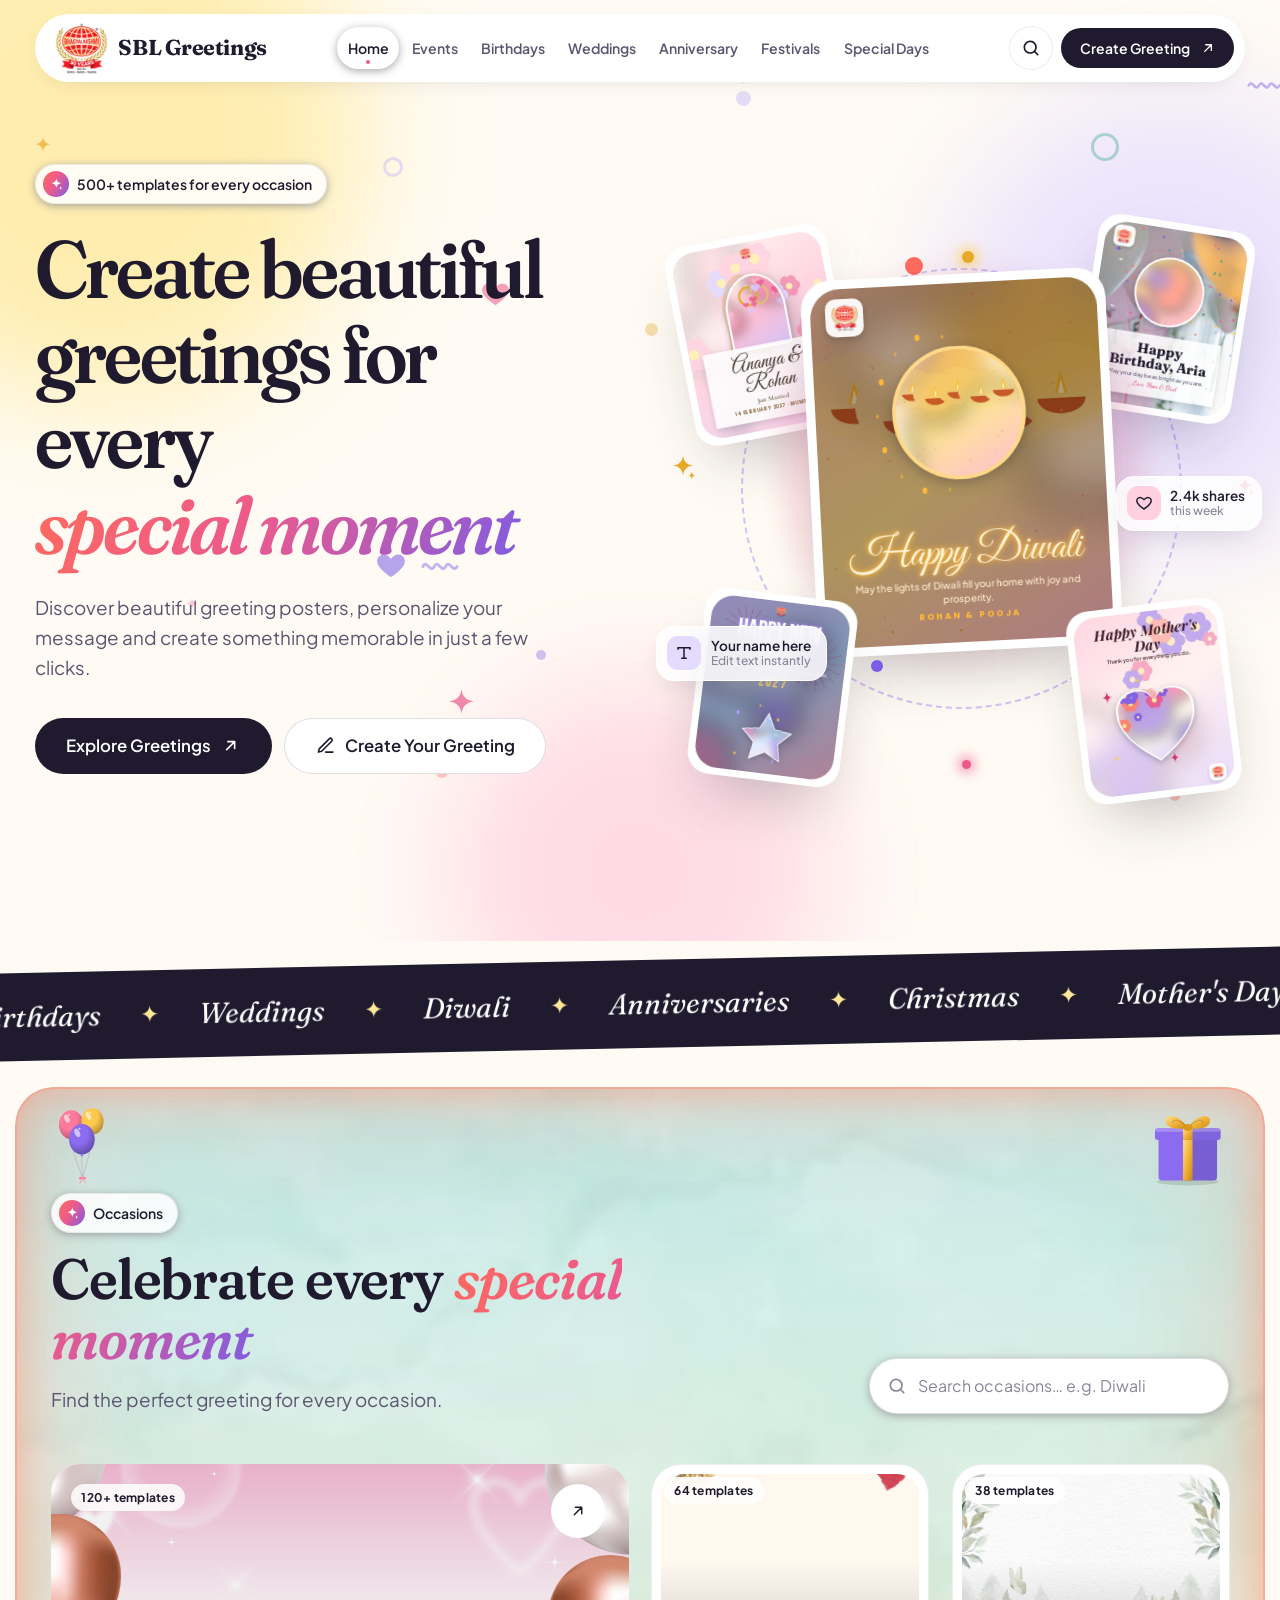
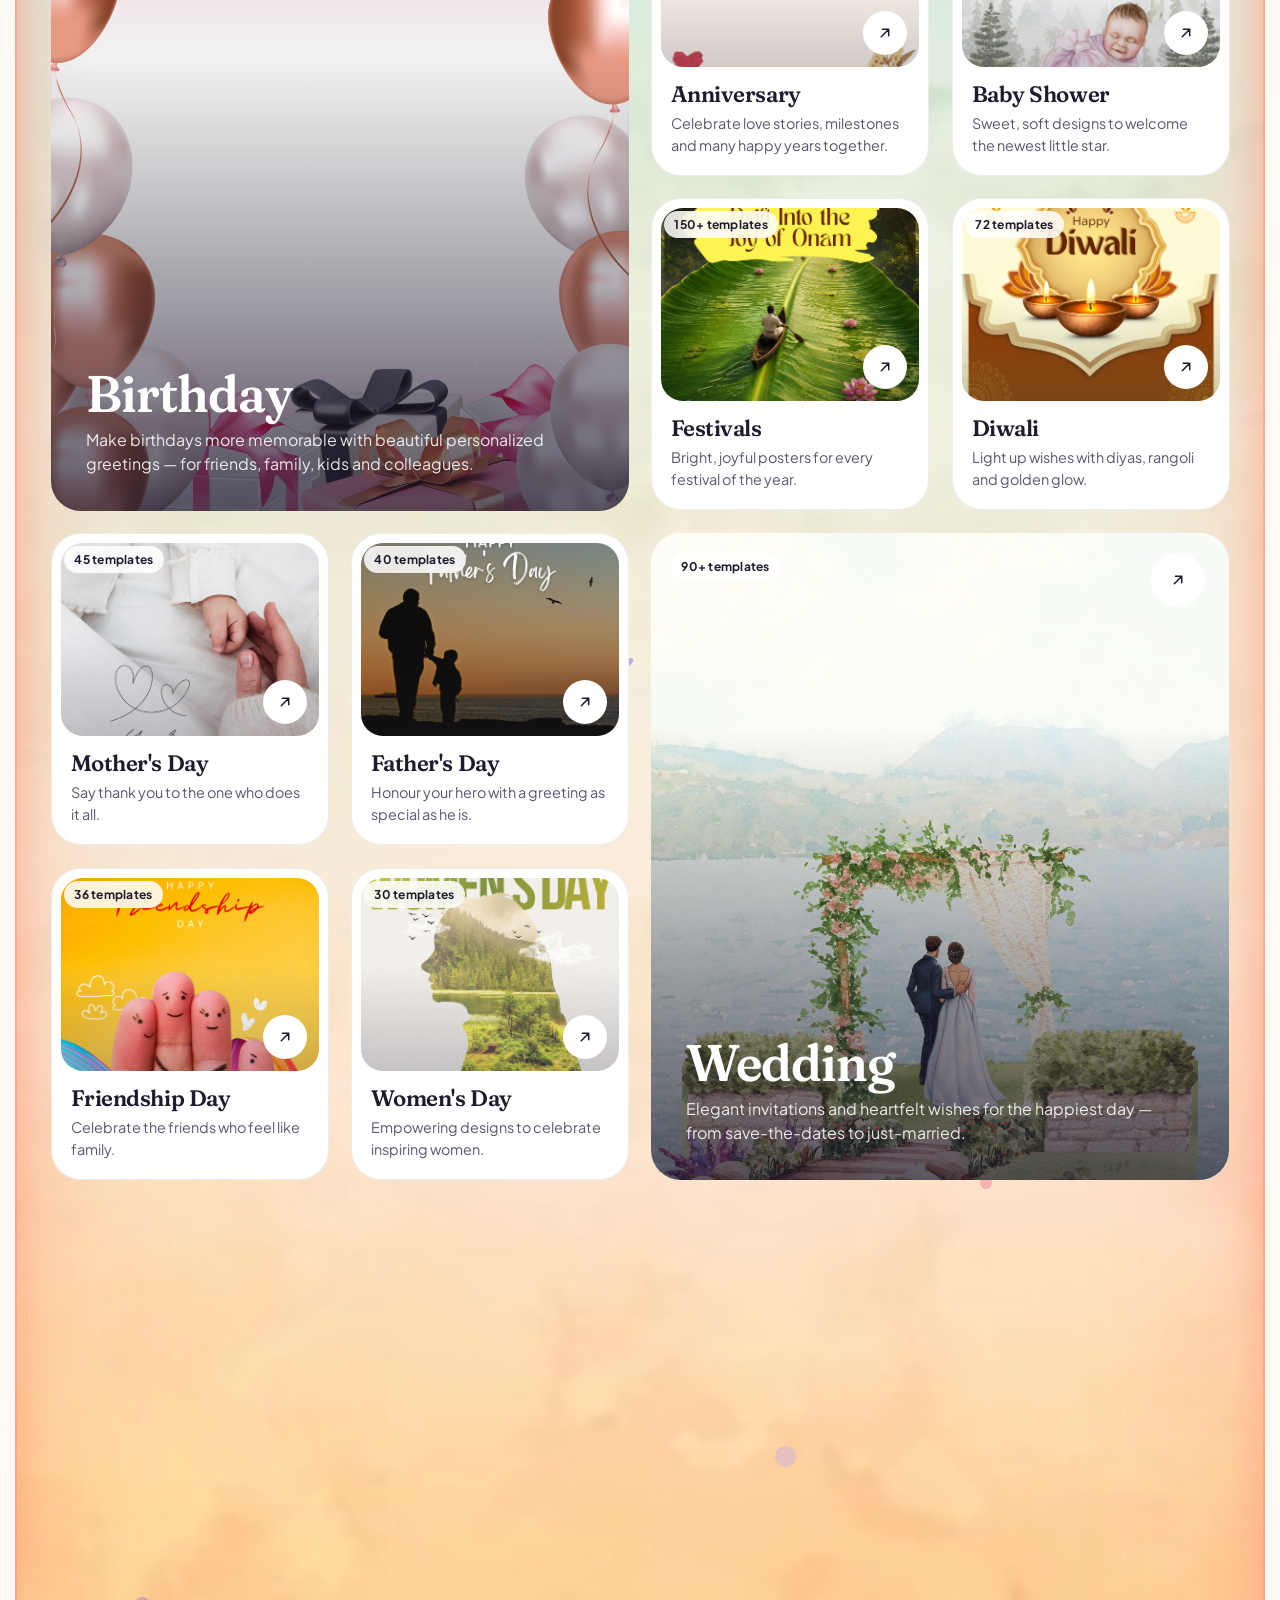
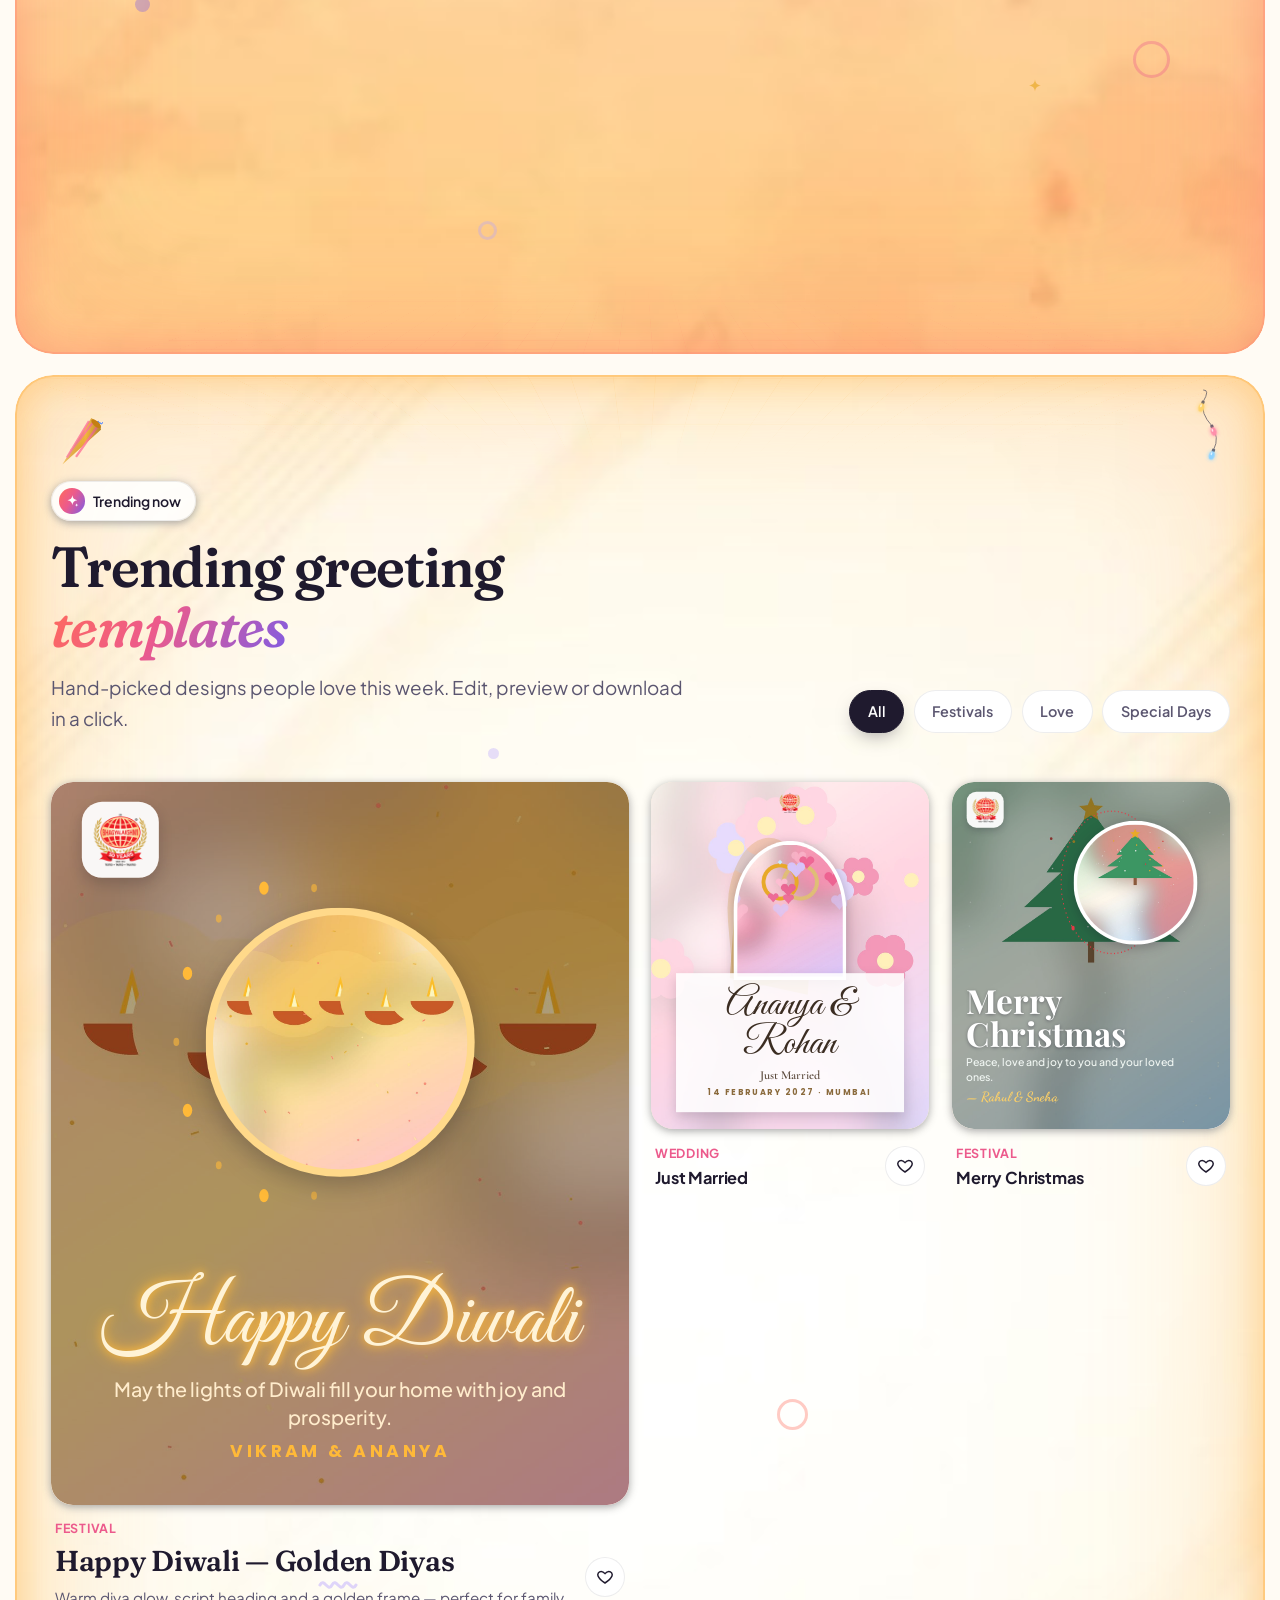
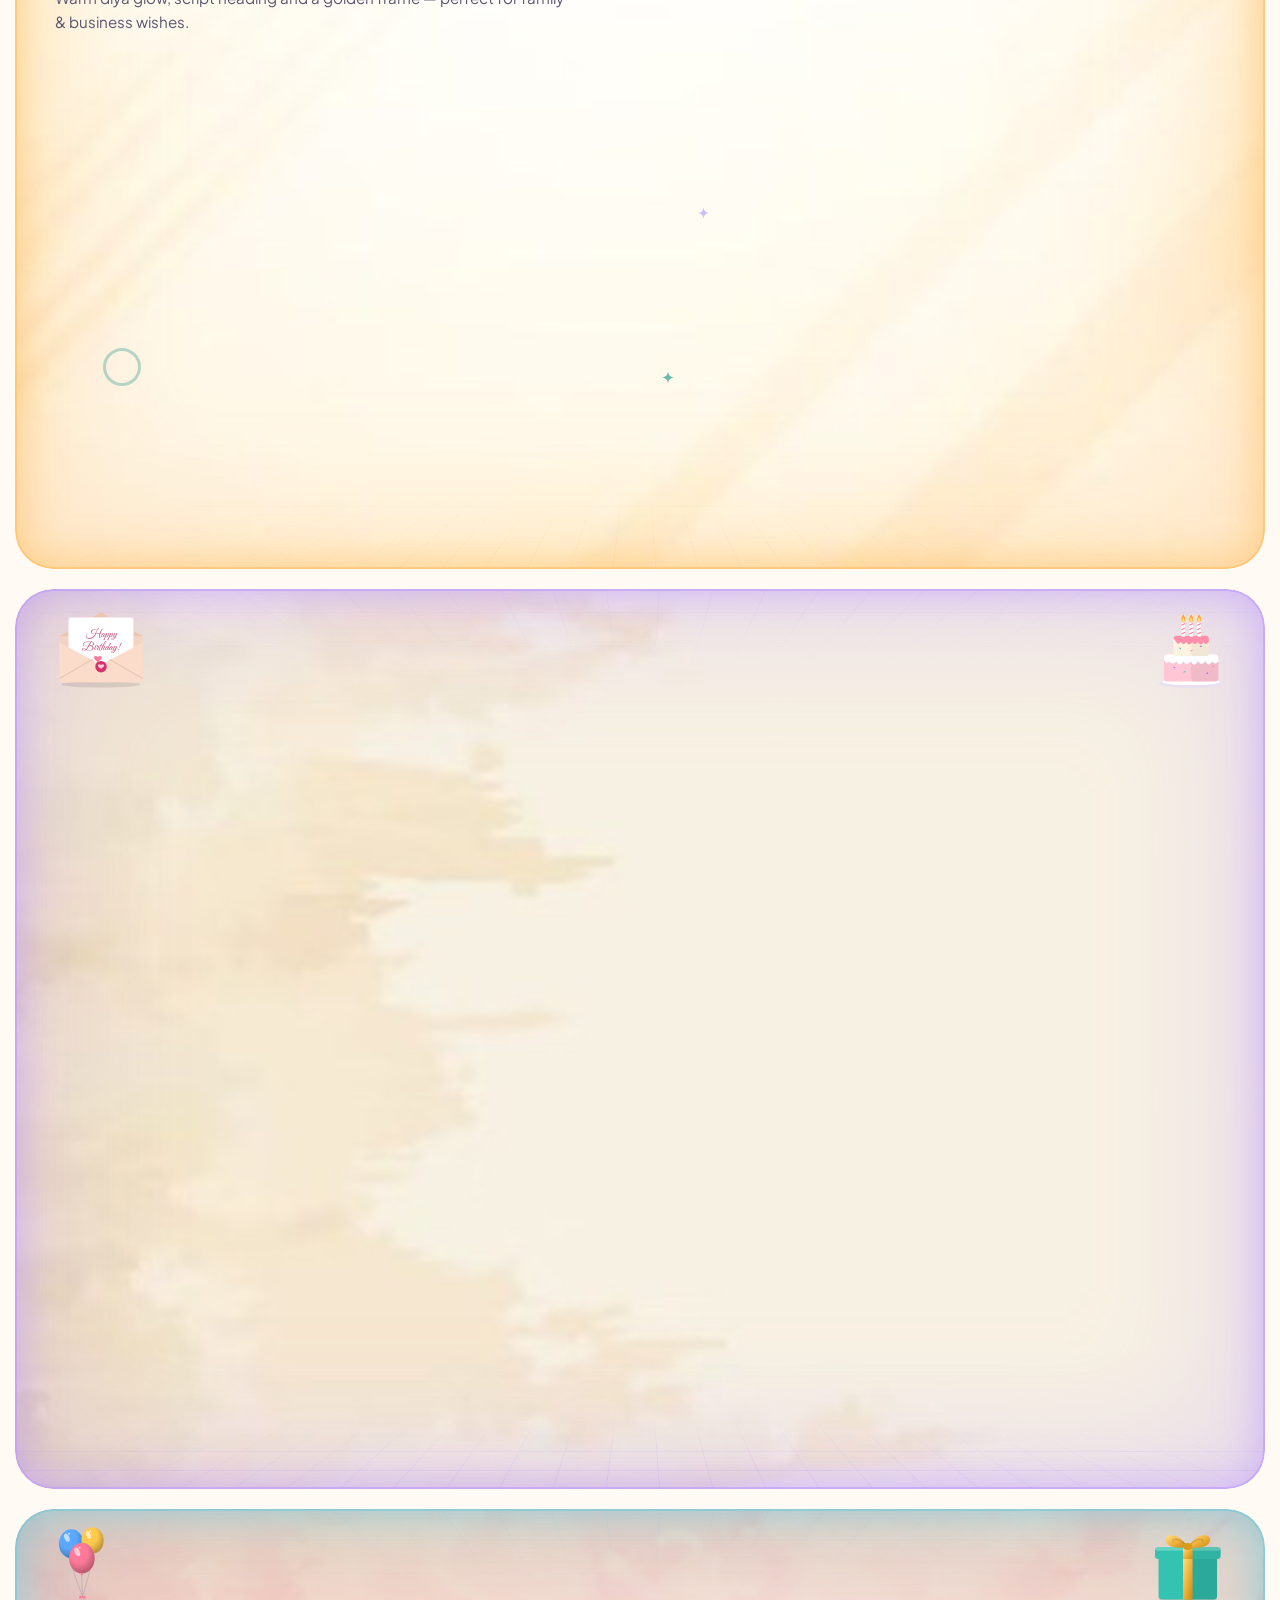
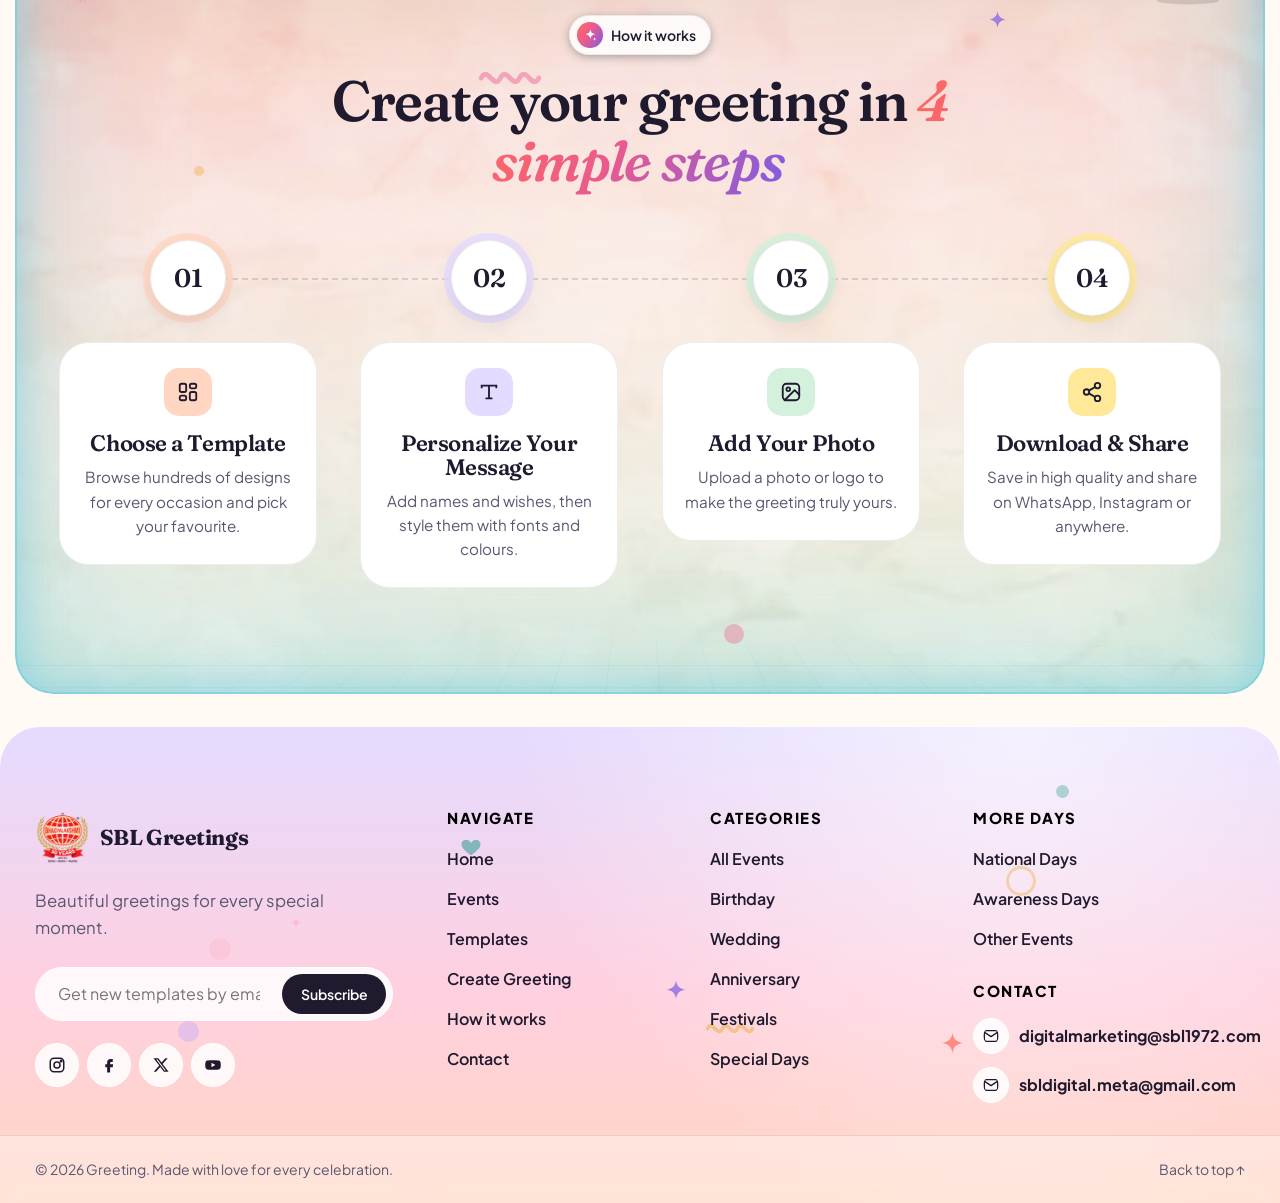
<file: frontend/index.html>
<!DOCTYPE html>
<html lang="en">

<head>
    <meta charset="UTF-8">
    <meta name="viewport" content="width=device-width, initial-scale=1">
    <title>Greetings — Beautiful Greeting Posters for Every Special Moment</title>
    <meta name="description" content="Discover beautiful greeting posters for birthdays, weddings, festivals and special days. Personalize your message and download in seconds.">
    <meta name="theme-color" content="#fffbf4">
    <link rel="icon" type="image/png" href="images/icons/favicon.png">

    <link rel="preconnect" href="https://fonts.googleapis.com">
    <link rel="preconnect" href="https://fonts.gstatic.com" crossorigin>
    <link href="https://fonts.googleapis.com/css2?family=Bebas+Neue&family=Caveat:wght@500;700&family=Cormorant+Garamond:ital,wght@0,500;0,600;0,700;1,500;1,600&family=Dancing+Script:wght@500;700&family=Fraunces:ital,opsz,wght@0,9..144,400..700;1,9..144,400..700&family=Great+Vibes&family=Lobster&family=Pacifico&family=Playfair+Display:ital,wght@0,400;0,700;1,400;1,700&family=Plus+Jakarta+Sans:wght@400;500;600;700;800&family=Poppins:ital,wght@0,400;0,500;0,600;0,700;0,800;1,500&display=swap"
        rel="stylesheet">

    <link rel="stylesheet" href="css/style.css">
    <link rel="stylesheet" href="css/poster.css">
    <link rel="stylesheet" href="css/responsive.css">
    <link rel="stylesheet" href="css/editor.css">
    <link rel="stylesheet" href="css/paid.css">
    <!-- Home page section backgrounds & side elements -->
    <link rel="stylesheet" href="css/home.css">
    <script>
        document.documentElement.classList.add('js');
    </script>
</head>

<body class="is-loading page-home" data-root="">

    <!-- Icon sprite (UI icons only) -->
    <svg width="0" height="0" style="position:absolute" aria-hidden="true">
    <symbol id="i-arrow" viewBox="0 0 24 24" fill="none" stroke="currentColor" stroke-width="2" stroke-linecap="round"
      stroke-linejoin="round">
      <path d="M5 12h14M13 6l6 6-6 6" />
    </symbol>
    <symbol id="i-search" viewBox="0 0 24 24" fill="none" stroke="currentColor" stroke-width="2" stroke-linecap="round">
      <circle cx="11" cy="11" r="7" />
      <path d="m20 20-3.5-3.5" />
    </symbol>
    <symbol id="i-close" viewBox="0 0 24 24" fill="none" stroke="currentColor" stroke-width="2" stroke-linecap="round">
      <path d="M6 6l12 12M18 6 6 18" />
    </symbol>
    <symbol id="i-edit" viewBox="0 0 24 24" fill="none" stroke="currentColor" stroke-width="2" stroke-linecap="round"
      stroke-linejoin="round">
      <path d="M12 20h9" />
      <path d="M16.5 3.5a2.1 2.1 0 0 1 3 3L7 19l-4 1 1-4Z" />
    </symbol>
    <symbol id="i-eye" viewBox="0 0 24 24" fill="none" stroke="currentColor" stroke-width="2" stroke-linecap="round"
      stroke-linejoin="round">
      <path d="M2 12s3.5-7 10-7 10 7 10 7-3.5 7-10 7S2 12 2 12Z" />
      <circle cx="12" cy="12" r="3" />
    </symbol>
    <symbol id="i-download" viewBox="0 0 24 24" fill="none" stroke="currentColor" stroke-width="2"
      stroke-linecap="round" stroke-linejoin="round">
      <path d="M12 3v12M7 10l5 5 5-5M5 21h14" />
    </symbol>
    <symbol id="i-heart" viewBox="0 0 24 24" fill="none" stroke="currentColor" stroke-width="2" stroke-linejoin="round">
      <path
        d="M12 20s-7.5-4.6-9.3-9.2C1.5 7.6 3.7 4.5 7 4.5c2 0 3.4 1.1 5 3 1.6-1.9 3-3 5-3 3.3 0 5.5 3.1 4.3 6.3C19.5 15.4 12 20 12 20Z" />
    </symbol>
    <symbol id="i-sparkle" viewBox="0 0 24 24" fill="currentColor">
      <path d="M12 2c.6 4.8 2.9 7.3 8 8-5.1.7-7.4 3.2-8 8-.6-4.8-2.9-7.3-8-8 5.1-.7 7.4-3.2 8-8Z" />
      <path d="M19 15c.3 2 1.1 2.8 3 3-1.9.2-2.7 1-3 3-.3-2-1.1-2.8-3-3 1.9-.2 2.7-1 3-3Z" />
    </symbol>
    <symbol id="i-image" viewBox="0 0 24 24" fill="none" stroke="currentColor" stroke-width="2" stroke-linecap="round"
      stroke-linejoin="round">
      <rect x="3" y="3" width="18" height="18" rx="4" />
      <circle cx="9" cy="9" r="2" />
      <path d="m21 15-5-5L5 21" />
    </symbol>
    <symbol id="i-type" viewBox="0 0 24 24" fill="none" stroke="currentColor" stroke-width="2" stroke-linecap="round">
      <path d="M4 7V5h16v2M9 19h6M12 5v14" />
    </symbol>
    <symbol id="i-check" viewBox="0 0 24 24" fill="none" stroke="currentColor" stroke-width="3" stroke-linecap="round"
      stroke-linejoin="round">
      <path d="m5 12 5 5L20 7" />
    </symbol>
    <symbol id="i-layout" viewBox="0 0 24 24" fill="none" stroke="currentColor" stroke-width="2"
      stroke-linejoin="round">
      <rect x="3" y="3" width="7" height="9" rx="2" />
      <rect x="14" y="3" width="7" height="5" rx="2" />
      <rect x="14" y="12" width="7" height="9" rx="2" />
      <rect x="3" y="16" width="7" height="5" rx="2" />
    </symbol>
    <symbol id="i-share" viewBox="0 0 24 24" fill="none" stroke="currentColor" stroke-width="2" stroke-linecap="round"
      stroke-linejoin="round">
      <circle cx="18" cy="5" r="3" />
      <circle cx="6" cy="12" r="3" />
      <circle cx="18" cy="19" r="3" />
      <path d="m8.6 13.5 6.8 4M15.4 6.5l-6.8 4" />
    </symbol>
    <symbol id="i-instagram" viewBox="0 0 24 24" fill="none" stroke="currentColor" stroke-width="2">
      <rect x="3" y="3" width="18" height="18" rx="5" />
      <circle cx="12" cy="12" r="4" />
      <circle cx="17.5" cy="6.5" r="1" fill="currentColor" />
    </symbol>
    <symbol id="i-facebook" viewBox="0 0 24 24" fill="currentColor">
      <path d="M14 8h3V4h-3c-2.8 0-4.5 1.8-4.5 4.6V11H7v4h2.5v7h4v-7H17l.5-4h-4V9c0-.6.4-1 1-1Z" />
    </symbol>
    <symbol id="i-x" viewBox="0 0 24 24" fill="currentColor">
      <path
        d="M17.8 3h3.1l-6.8 7.7 8 10.3h-6.2l-4.9-6.3L5.4 21H2.3l7.3-8.3L2 3h6.4l4.4 5.8L17.8 3Zm-1.1 16.2h1.7L7.4 4.7H5.6l11.1 14.5Z" />
    </symbol>
    <symbol id="i-pinterest" viewBox="0 0 24 24" fill="currentColor">
      <path
        d="M12 2a10 10 0 0 0-3.6 19.3c-.1-.8-.2-2 0-2.9l1.3-5.4s-.3-.7-.3-1.6c0-1.5.9-2.7 2-2.7.9 0 1.4.7 1.4 1.5 0 .9-.6 2.3-.9 3.6-.3 1.1.5 2 1.6 2 1.9 0 3.4-2 3.4-5 0-2.6-1.9-4.4-4.5-4.4-3.1 0-4.9 2.3-4.9 4.7 0 .9.4 1.9.8 2.5.1.1.1.2.1.3l-.3 1.2c0 .2-.2.3-.4.2-1.4-.6-2.2-2.6-2.2-4.2 0-3.4 2.5-6.6 7.2-6.6 3.8 0 6.7 2.7 6.7 6.3 0 3.8-2.4 6.8-5.7 6.8-1.1 0-2.2-.6-2.5-1.3l-.7 2.6c-.2 1-.9 2.2-1.4 2.9A10 10 0 1 0 12 2Z" />
    </symbol>
    <symbol id="i-youtube" viewBox="0 0 24 24" fill="currentColor">
      <path
        d="M22 8.2a3 3 0 0 0-2.1-2.1C18 5.6 12 5.6 12 5.6s-6 0-7.9.5A3 3 0 0 0 2 8.2 31 31 0 0 0 1.6 12 31 31 0 0 0 2 15.8a3 3 0 0 0 2.1 2.1c1.9.5 7.9.5 7.9.5s6 0 7.9-.5a3 3 0 0 0 2.1-2.1c.4-1.2.4-3.8.4-3.8s0-2.6-.4-3.8ZM10 15V9l5.2 3L10 15Z" />
    </symbol>
  </svg>

    <!-- Shared gradients for the homepage decorations -->
    <svg width="0" height="0" style="position:absolute" aria-hidden="true">
    <defs>
      <radialGradient id="dzShade" cx=".38" cy=".32" r=".75">
        <stop offset=".45" stop-color="#000" stop-opacity="0" />
        <stop offset="1" stop-color="#000" stop-opacity=".32" />
      </radialGradient>
      <linearGradient id="dzGold" x1="0" y1="0" x2="1" y2="1">
        <stop offset="0" stop-color="#ffe08a" />
        <stop offset=".5" stop-color="#f2b33d" />
        <stop offset="1" stop-color="#c98a14" />
      </linearGradient>
      <linearGradient id="dzConeShade" x1="0" y1="0" x2="1" y2="0">
        <stop offset="0" stop-color="#fff" stop-opacity=".25" />
        <stop offset=".6" stop-color="#000" stop-opacity="0" />
        <stop offset="1" stop-color="#000" stop-opacity=".22" />
      </linearGradient>
      <radialGradient id="dzFlame" cx=".5" cy=".7" r=".6">
        <stop offset="0" stop-color="#fff7cc" />
        <stop offset=".45" stop-color="#ffc94d" />
        <stop offset="1" stop-color="#ff7a3d" />
      </radialGradient>
      <radialGradient id="dzGlow">
        <stop offset="0" stop-color="#ffe9a8" stop-opacity=".9" />
        <stop offset="1" stop-color="#ffe9a8" stop-opacity="0" />
      </radialGradient>
    </defs>
  </svg>

    <a class="skip-link" href="#main">Skip to content</a>

    <!-- ================= HEADER ================= -->
    <header class="site-header" id="siteHeader">
        <div class="container">
            <nav class="nav" aria-label="Main navigation">
                <a href="index.html" class="logo" aria-label="Greetings home">
                    <img src="images/logo/logo.png" alt="" width="38" height="38">
                    <span>SBL Greetings</span>
                </a>

                <ul class="nav__menu">
                    <li><a class="nav__link is-active" href="index.html" aria-current="page">Home</a></li>
                    <li><a class="nav__link" href="events/events.html">Events</a></li>
                    <li><a class="nav__link" href="events/birthday.html">Birthdays</a></li>
                    <li><a class="nav__link" href="events/wedding.html">Weddings</a></li>
                    <li><a class="nav__link" href="events/anniversary.html">Anniversary</a></li>
                    <li><a class="nav__link" href="events/festivals.html">Festivals</a></li>
                    <li><a class="nav__link" href="events/special-days.html">Special Days</a></li>
                </ul>

                <div class="nav__actions">
                    <button class="icon-btn" type="button" data-search-open aria-label="Search greetings">
            <svg class="icon">
              <use href="#i-search" />
            </svg>
          </button>
                    <button class="btn btn--sm nav__cta-desktop" type="button" data-edit="blank-01">
            Create Greeting <svg class="icon icon--arrow">
              <use href="#i-arrow" />
            </svg>
          </button>
                    <button class="nav__toggle" type="button" aria-label="Open menu" aria-expanded="false" aria-controls="mobileMenu">
            <span></span><span></span>
          </button>
                </div>
            </nav>
        </div>
    </header>

    <!-- Mobile menu -->
    <div class="mobile-menu" id="mobileMenu" aria-label="Mobile navigation">
        <ul class="mobile-menu__list">
            <li><a class="mobile-menu__link is-active" href="index.html" aria-current="page">Home <svg class="icon">
            <use href="#i-arrow" />
          </svg></a></li>
            <li><a class="mobile-menu__link" href="events/events.html">Events <svg class="icon">
            <use href="#i-arrow" />
          </svg></a></li>
            <li><a class="mobile-menu__link" href="events/birthday.html">Birthdays <svg class="icon">
            <use href="#i-arrow" />
          </svg></a></li>
            <li><a class="mobile-menu__link" href="events/wedding.html">Weddings <svg class="icon">
            <use href="#i-arrow" />
          </svg></a></li>
            <li><a class="mobile-menu__link" href="events/anniversary.html">Anniversary <svg class="icon">
            <use href="#i-arrow" />
          </svg></a></li>
            <li><a class="mobile-menu__link" href="events/festivals.html">Festivals <svg class="icon">
            <use href="#i-arrow" />
          </svg></a></li>
            <li><a class="mobile-menu__link" href="events/special-days.html">Special Days <svg class="icon">
            <use href="#i-arrow" />
          </svg></a></li>
        </ul>
        <div class="mobile-menu__foot">
            <button class="btn btn--lg" type="button" data-edit="blank-01">Create Greeting <svg class="icon icon--arrow">
          <use href="#i-arrow" />
        </svg></button>
        </div>
    </div>

    <main id="main">

        <!-- ================= HERO ================= -->
        <section class="hero" aria-labelledby="heroTitle" data-floaters="16">
            <!-- Animated ribbons (decorative) -->
            <svg class="hero-ribbons" viewBox="0 0 1440 800" preserveAspectRatio="xMidYMid slice" aria-hidden="true">

        <path class="ribbon ribbon--1" d="M-60 620 C 180 470, 360 760, 620 600 S 1040 380, 1500 560"
          stroke="url(#rb1)" />
        <path class="ribbon ribbon--2" d="M-60 180 C 220 60, 420 300, 700 170 S 1150 40, 1500 150" stroke="url(#rb2)" />
        <path class="ribbon ribbon--3" d="M-60 420 C 260 520, 520 300, 820 430 S 1260 560, 1500 380"
          stroke="url(#rb3)" />
      </svg>

            <div class="blob blob--yellow blob--a"></div>
            <div class="blob blob--lavender blob--b"></div>
            <div class="blob blob--pink blob--c"></div>

            <div class="container hero__grid">
                <div class="hero__content">
                    <span class="eyebrow" data-reveal="fade-up">
            <span class="eyebrow__dot"><svg class="icon">
                <use href="#i-sparkle" />
              </svg></span> 500+ templates for every occasion
                    </span>

                    <h1 class="hero__title" id="heroTitle">
                        <span class="line"><span>Create beautiful</span></span>
                        <span class="line"><span>greetings for every</span></span>
                        <span class="line"><span><span class="text-gradient">special moment</span></span>
                        </span>
                    </h1>

                    <p class="hero__text" data-reveal="fade-up" style="--delay:.25s">
                        Discover beautiful greeting posters, personalize your message and create something memorable in just a few clicks.
                    </p>

                    <div class="hero__cta" data-reveal="fade-up" style="--delay:.35s">
                        <a class="btn btn--lg" href="#events">
              Explore Greetings <svg class="icon icon--arrow">
                <use href="#i-arrow" />
              </svg>
            </a>
                        <button class="btn btn--lg btn--light" type="button" data-edit="blank-01">
              <svg class="icon">
                <use href="#i-edit" />
              </svg> Create Your Greeting
            </button>
                    </div>

                    <div class="hero__proof" data-reveal="fade-up" style="--delay:.45s">
                        <div class="avatars" aria-hidden="true">
                            <span>AK</span><span>RS</span><span>MJ</span><span>+</span>
                        </div>
                        <p class="hero__proof-text">
                            <strong><span class="stars" aria-hidden="true">★★★★★</span> 12,000+ greetings</strong> created by happy people this month
                        </p>
                    </div>
                </div>

                <div class="hero-stage" id="heroStage" data-reveal="scale" style="--delay:.15s">
                    <span class="deco deco--ring" aria-hidden="true"></span>
                    <div class="hero-orbit" aria-hidden="true"><span></span><span></span></div>
                    <span class="deco deco--dot deco--dot-a" aria-hidden="true"></span>
                    <span class="deco deco--dot deco--dot-b" aria-hidden="true"></span>
                    <svg class="deco deco--star deco--star-a" viewBox="0 0 24 24" aria-hidden="true">
            <use href="#i-sparkle" />
          </svg>
                    <svg class="deco deco--star deco--star-b" viewBox="0 0 24 24" aria-hidden="true">
            <use href="#i-sparkle" />
          </svg>

                    <figure class="hero-card hero-card--main">
                        <div class="hero-card__inner">
                            <div class="poster" data-name="Happy Diwali — Golden Diyas" style="--accent:#ffb938">
                                <img class="poster__bg" src="images/backgrounds/bg-diya.jpg" alt="" style="--pos:50% 50%" loading="lazy">
                                <div class="poster__overlay" style="--overlay:rgba(40,12,0,0.38)"></div>
                                <figure class="poster__photo" data-shape="circle" data-decor="dots" style="--x:50; --y:36; --w:44; --frame:#ffd98a">
                                    <img src="images/photos/diya.jpg" alt="Lit diyas" loading="lazy">
                                </figure>
                                <figure class="poster__logo" data-badge style="--x:12; --y:8; --w:10"><img src="images/logo/logo.png" alt="Logo"></figure>
                                <div class="poster__text" data-anchor="bottom" style="--x:50; --y:94; --w:86">
                                    <p class="poster__kicker" style="--font:'Cormorant Garamond'; --fallback:serif; --size:4.2; --weight:600; --color:#ffd98a; --align:center; --style:italic; --gap:0.6">
                                        Festival of lights</p>
                                    <p class="poster__heading" data-effect="glow" style="--font:'Great Vibes'; --fallback:cursive; --size:15; --weight:400; --color:#fff3d6; --align:center; --lh:1">
                                        Happy Diwali</p>
                                    <p class="poster__message" style="--font:'Plus Jakarta Sans'; --fallback:sans-serif; --size:3.4; --weight:500; --color:#ffeccc; --align:center; --lh:1.4">
                                        May the lights of Diwali fill your home with joy and prosperity.</p>
                                    <p class="poster__from" style="--font:'Poppins'; --fallback:sans-serif; --size:3; --weight:700; --color:#ffb938; --align:center; --spacing:0.2em; --case:uppercase">
                                        Rohan &amp; Pooja</p>
                                </div>
                            </div>
                        </div>
                    </figure>
                    <figure class="hero-card hero-card--1">
                        <div class="hero-card__inner">
                            <div class="poster" data-name="Just Married" style="--accent:#c9972b">
                                <img class="poster__bg" src="images/backgrounds/bg-wedding-flowers.jpg" alt="" style="--pos:50% 50%" loading="lazy">
                                <div class="poster__overlay" style="--overlay:rgba(255,255,255,0.35)"></div>
                                <figure class="poster__photo" data-shape="arch" data-decor="layers" style="--x:50; --y:37; --w:38">
                                    <img src="images/photos/rings-roses.jpg" alt="Wedding rings on roses" loading="lazy">
                                </figure>
                                <figure class="poster__logo" style="--x:50; --y:6; --w:8"><img src="images/logo/logo.png" alt="Logo">
                                </figure>
                                <div class="poster__text" data-anchor="bottom" data-card style="--x:50; --y:95; --w:82; --card:rgba(255,255,255,0.88)">
                                    <p class="poster__kicker" style="--font:'Cormorant Garamond'; --fallback:serif; --size:3.8; --weight:600; --color:#c9972b; --align:center; --style:italic">
                                        Two hearts, one journey</p>
                                    <p class="poster__heading" style="--font:'Great Vibes'; --fallback:cursive; --size:14; --weight:400; --color:#3b2d22; --align:center; --lh:1">
                                        Ananya &amp; Rohan</p>
                                    <p class="poster__message" style="--font:'Cormorant Garamond'; --fallback:serif; --size:4.4; --weight:600; --color:#5b4a3c; --align:center">
                                        Just Married</p>
                                    <p class="poster__from" style="--font:'Poppins'; --fallback:sans-serif; --size:2.9; --weight:700; --color:#8a6a3c; --align:center; --spacing:0.18em; --case:uppercase">
                                        14 February 2027 · Mumbai</p>
                                </div>
                            </div>
                        </div>
                    </figure>
                    <figure class="hero-card hero-card--2">
                        <div class="hero-card__inner">
                            <div class="poster" data-name="Happy Birthday, Aria" data-confetti="5" style="--accent:#ec5a8c">
                                <img class="poster__bg" src="images/backgrounds/bg-balloons-pastel.jpg" alt="" style="--pos:50% 50%" loading="lazy">
                                <div class="poster__overlay" style="--overlay:rgba(255,255,255,0.1)"></div>
                                <figure class="poster__photo" data-shape="circle" data-decor="ring" style="--x:50; --y:35; --w:46">
                                    <img src="images/photos/cake-candles.jpg" alt="Birthday cake" loading="lazy">
                                </figure>
                                <figure class="poster__logo" data-badge style="--x:13; --y:8; --w:11"><img src="images/logo/logo.png" alt="Logo"></figure>
                                <div class="poster__text" data-anchor="bottom" data-card style="--x:50; --y:94; --w:84; --card:rgba(255,255,255,0.86)">
                                    <p class="poster__kicker" style="--font:'Plus Jakarta Sans'; --fallback:sans-serif; --size:2.8; --weight:800; --color:#ec5a8c; --align:center; --spacing:0.22em; --case:uppercase">
                                        Personalized for you</p>
                                    <p class="poster__heading" style="--font:'Fraunces'; --fallback:serif; --size:9.5; --weight:700; --color:#1f1a2e; --align:center; --lh:1.05">
                                        Happy Birthday, Aria</p>
                                    <p class="poster__message" style="--font:'Plus Jakarta Sans'; --fallback:sans-serif; --size:3.8; --weight:500; --color:#5b5670; --align:center">
                                        May your day be as bright as you are.</p>
                                    <p class="poster__from" style="--font:'Dancing Script'; --fallback:cursive; --size:4.6; --weight:700; --color:#ec5a8c; --align:center">
                                        Love, Mom &amp; Dad</p>
                                </div>
                            </div>
                        </div>
                    </figure>
                    <figure class="hero-card hero-card--3">
                        <div class="hero-card__inner">
                            <div class="poster" data-name="Happy New Year" style="--accent:#b49bff">
                                <img class="poster__bg" src="images/backgrounds/bg-fireworks.jpg" alt="" style="--pos:50% 50%" loading="lazy">
                                <div class="poster__overlay" style="--overlay:rgba(10,6,30,0.32)"></div>
                                <figure class="poster__photo" data-shape="star" data-decor="sparkles" style="--x:50; --y:79; --w:36">
                                    <img src="images/photos/fireworks.jpg" alt="Fireworks" loading="lazy">
                                </figure>
                                <figure class="poster__logo" style="--x:50; --y:6; --w:8"><img src="images/logo/logo.png" alt="Logo">
                                </figure>
                                <div class="poster__text" data-anchor="top" style="--x:50; --y:12; --w:88">
                                    <p class="poster__kicker" style="--font:'Caveat'; --fallback:cursive; --size:6; --weight:700; --color:#ffd166; --align:center; --gap:0.2">
                                        Cheers to</p>
                                    <p class="poster__heading" data-effect="glow" style="--font:'Bebas Neue'; --fallback:sans-serif; --size:17; --weight:400; --color:#ffffff; --align:center; --lh:0.9">
                                        Happy New Year</p>
                                    <p class="poster__message" style="--font:'Poppins'; --fallback:sans-serif; --size:3.8; --weight:500; --color:#e8e4ff; --align:center">
                                        New dreams, new beginnings, new memories.</p>
                                    <p class="poster__from" style="--font:'Bebas Neue'; --fallback:sans-serif; --size:10; --weight:400; --color:#ffd166; --align:center; --spacing:0.1em">
                                        2027</p>
                                </div>
                            </div>
                        </div>
                    </figure>
                    <figure class="hero-card hero-card--4">
                        <div class="hero-card__inner">
                            <div class="poster" data-name="Happy Mother&#x27;s Day" style="--accent:#d6336c">
                                <img class="poster__bg" src="images/backgrounds/bg-pink-roses.jpg" alt="" style="--pos:50% 50%" loading="lazy">
                                <div class="poster__overlay" style="--overlay:rgba(255,240,245,0.5)"></div>
                                <figure class="poster__photo" data-shape="heart" data-decor="sparkles" style="--x:50; --y:63; --w:52">
                                    <img src="images/photos/pink-bouquet.jpg" alt="Pink flower bouquet" loading="lazy">
                                </figure>
                                <figure class="poster__logo" data-badge style="--x:88; --y:93; --w:9"><img src="images/logo/logo.png" alt="Logo"></figure>
                                <div class="poster__text" data-anchor="top" style="--x:50; --y:6; --w:86">
                                    <p class="poster__kicker" style="--font:'Dancing Script'; --fallback:cursive; --size:5.6; --weight:700; --color:#d6336c; --align:center; --gap:0.6">
                                        With love</p>
                                    <p class="poster__heading" style="--font:'Playfair Display'; --fallback:serif; --size:10; --weight:700; --color:#3a1d2c; --align:center; --style:italic; --lh:1.05">
                                        Happy Mother&#x27;s Day</p>
                                    <p class="poster__message" style="--font:'Plus Jakarta Sans'; --fallback:sans-serif; --size:3.8; --weight:500; --color:#3a1d2c; --align:center">
                                        Thank you for everything you do.</p>
                                    <p class="poster__from" style="--font:'Plus Jakarta Sans'; --fallback:sans-serif; --size:3; --weight:600; --color:#3a1d2c; --align:center">
                                    </p>
                                </div>
                            </div>
                        </div>
                    </figure>

                    <div class="float-chip float-chip--a" aria-hidden="true">
                        <span class="float-chip__icon tint-lavender"><svg class="icon">
                <use href="#i-type" />
              </svg></span>
                        <span>Your name here<small>Edit text instantly</small></span>
                    </div>
                    <div class="float-chip float-chip--b" aria-hidden="true">
                        <span class="float-chip__icon tint-pink"><svg class="icon">
                <use href="#i-heart" />
              </svg></span>
                        <span>2.4k shares<small>this week</small></span>
                    </div>
                </div>
            </div>
        </section>

        <!-- ================= MARQUEE ================= -->
        <div class="marquee-wrap" aria-hidden="true">
            <div class="marquee">
                <div class="marquee__track">
                    <div class="marquee__group">
                        <span class="marquee__item">Birthdays</span>
                        <span class="marquee__item">Weddings</span>
                        <span class="marquee__item">Diwali</span>
                        <span class="marquee__item">Anniversaries</span>
                        <span class="marquee__item">Christmas</span>
                        <span class="marquee__item">Mother's Day</span>
                        <span class="marquee__item">New Year</span>
                        <span class="marquee__item">Friendship Day</span>
                    </div>
                    <div class="marquee__group">
                        <span class="marquee__item">Birthdays</span>
                        <span class="marquee__item">Weddings</span>
                        <span class="marquee__item">Diwali</span>
                        <span class="marquee__item">Anniversaries</span>
                        <span class="marquee__item">Christmas</span>
                        <span class="marquee__item">Mother's Day</span>
                        <span class="marquee__item">New Year</span>
                        <span class="marquee__item">Friendship Day</span>
                    </div>
                </div>
            </div>
        </div>

        <!-- ================= SPECIAL EVENTS ================= -->
        <section class="section sec-stage sec-stage--occasions" id="events" aria-labelledby="eventsTitle" data-floaters="10">
            <!-- Party decorations (left / right). Swap a polaroid photo by changing its src. -->
            <div class="dz-col dz-col--left" aria-hidden="true">
                <div class="dz-item dz-wide" style="top:3%;"><svg class="dz-svg dz-balloons " viewBox="0 0 200 300" aria-hidden="true">
            <path d="M62 137 C70 190 82 208 102 268" stroke="#9b8fa3" stroke-width="1.4" fill="none" />
            <path d="M138 120 C131 173 120 208 102 268" stroke="#9b8fa3" stroke-width="1.4" fill="none" />
            <path d="M100 191 C100 244 101 208 102 268" stroke="#9b8fa3" stroke-width="1.4" fill="none" />
            <path d="M102 268 q-14 -8 -12 6 q6 4 12 -6 q14 -8 12 6 q-6 4 -12 -6" fill="#ff7a9a" />
            <path d="M102 268 q-4 14 -10 22 M102 268 q4 14 12 20" stroke="#ff7a9a" stroke-width="2" fill="none" />
            <g class="dz-sway" style="--d:5.5s;--dl:0.0s;transform-origin:62px 134px">
              <ellipse cx="62" cy="78" rx="44" ry="51.9" fill="#ff7a9a" />
              <ellipse cx="62" cy="78" rx="44" ry="51.9" fill="url(#dzShade)" />
              <ellipse cx="46.2" cy="56.2" rx="8.8" ry="15.6" fill="#fff" opacity=".6"
                transform="rotate(-24 46.2 56.2)" />
              <ellipse cx="54.1" cy="41.7" rx="3.1" ry="3.1" fill="#fff" opacity=".85" />
              <path d="M57 129.9 L67 129.9 L65 136.9 L59 136.9Z" fill="#ff7a9a" />
            </g>
            <g class="dz-sway" style="--d:6.5s;--dl:-1.7s;transform-origin:138px 117px">
              <ellipse cx="138" cy="66" rx="40" ry="47.2" fill="#ffc94d" />
              <ellipse cx="138" cy="66" rx="40" ry="47.2" fill="url(#dzShade)" />
              <ellipse cx="123.6" cy="46.2" rx="8.0" ry="14.2" fill="#fff" opacity=".6"
                transform="rotate(-24 123.6 46.2)" />
              <ellipse cx="130.8" cy="33.0" rx="2.8" ry="2.8" fill="#fff" opacity=".85" />
              <path d="M133 113.2 L143 113.2 L141 120.2 L135 120.2Z" fill="#ffc94d" />
            </g>
            <g class="dz-sway" style="--d:7.5s;--dl:-3.4s;transform-origin:100px 188px">
              <ellipse cx="100" cy="130" rx="46" ry="54.3" fill="#8b6cf0" />
              <ellipse cx="100" cy="130" rx="46" ry="54.3" fill="url(#dzShade)" />
              <ellipse cx="83.4" cy="107.2" rx="9.2" ry="16.3" fill="#fff" opacity=".6"
                transform="rotate(-24 83.4 107.2)" />
              <ellipse cx="91.7" cy="92.0" rx="3.2" ry="3.3" fill="#fff" opacity=".85" />
              <path d="M95 184.3 L105 184.3 L103 191.3 L97 191.3Z" fill="#8b6cf0" />
            </g>
          </svg></div>
                <div class="dz-item dz-mid" style="top:28%;">
                    <figure class="dz-polaroid " style="--r:-7deg;--dl:0s" aria-hidden="true"><span class="dz-tape"></span><img src="images/photos/cake-candles.jpg" alt="" loading="lazy">
                        <figcaption>Make a wish!</figcaption>
                    </figure>
                </div>
                <div class="dz-item dz-mid" style="top:52%;"><svg class="dz-svg dz-gift " viewBox="0 0 130 140" aria-hidden="true" style="--dl:0s">
            <ellipse cx="65" cy="132" rx="52" ry="6" fill="#000" opacity=".12" />
            <rect x="16" y="58" width="98" height="72" rx="6" fill="#ff7a9a" />
            <rect x="65" y="58" width="49" height="72" rx="6" fill="#000" opacity=".13" />
            <rect x="57" y="58" width="16" height="72" fill="url(#dzGold)" />
            <g class="dz-lid">
              <rect x="10" y="42" width="110" height="20" rx="5" fill="#ff7a9a" />
              <rect x="10" y="42" width="110" height="6" rx="3" fill="#fff" opacity=".25" />
              <rect x="65" y="42" width="55" height="20" rx="5" fill="#000" opacity=".08" />
              <rect x="57" y="42" width="16" height="20" fill="url(#dzGold)" />
              <path d="M65 42 C46 12 20 20 30 36 C36 44 52 44 65 42Z" fill="url(#dzGold)" />
              <path d="M65 42 C84 12 110 20 100 36 C94 44 78 44 65 42Z" fill="url(#dzGold)" />
              <path d="M65 42 C52 26 38 26 40 34" stroke="#000" stroke-opacity=".15" stroke-width="2" fill="none" />
              <path d="M65 42 C78 26 92 26 90 34" stroke="#000" stroke-opacity=".15" stroke-width="2" fill="none" />
              <ellipse cx="65" cy="41" rx="8" ry="6" fill="#d99a1c" />
            </g>
          </svg></div>
                <div class="dz-item dz-wide" style="top:72%;"><svg class="dz-svg dz-streamer " viewBox="0 0 120 220" aria-hidden="true">
            <defs>
              <linearGradient id="stffc94dff7a9a" x1="0" y1="0" x2="1" y2="1">
                <stop offset="0" stop-color="#ffc94d" />
                <stop offset="1" stop-color="#ff7a9a" />
              </linearGradient>
            </defs>
            <path d="M60 4 C10 24 110 44 60 64 C10 84 110 104 60 124 C10 144 110 164 60 184 C30 196 60 214 70 216"
              stroke="url(#stffc94dff7a9a)" stroke-width="9" stroke-linecap="round" fill="none" />
            <path d="M60 4 C10 24 110 44 60 64 C10 84 110 104 60 124 C10 144 110 164 60 184" stroke="#fff"
              stroke-opacity=".35" stroke-width="2.5" fill="none" transform="translate(-2 -2)" />
          </svg></div>
                <div class="dz-item dz-small dz-wide" style="top:90%;"><svg class="dz-svg dz-gift " viewBox="0 0 130 140" aria-hidden="true" style="--dl:-1.5s">
            <ellipse cx="65" cy="132" rx="52" ry="6" fill="#000" opacity=".12" />
            <rect x="16" y="58" width="98" height="72" rx="6" fill="#33c3b0" />
            <rect x="65" y="58" width="49" height="72" rx="6" fill="#000" opacity=".13" />
            <rect x="57" y="58" width="16" height="72" fill="url(#dzGold)" />
            <g class="dz-lid">
              <rect x="10" y="42" width="110" height="20" rx="5" fill="#33c3b0" />
              <rect x="10" y="42" width="110" height="6" rx="3" fill="#fff" opacity=".25" />
              <rect x="65" y="42" width="55" height="20" rx="5" fill="#000" opacity=".08" />
              <rect x="57" y="42" width="16" height="20" fill="url(#dzGold)" />
              <path d="M65 42 C46 12 20 20 30 36 C36 44 52 44 65 42Z" fill="url(#dzGold)" />
              <path d="M65 42 C84 12 110 20 100 36 C94 44 78 44 65 42Z" fill="url(#dzGold)" />
              <path d="M65 42 C52 26 38 26 40 34" stroke="#000" stroke-opacity=".15" stroke-width="2" fill="none" />
              <path d="M65 42 C78 26 92 26 90 34" stroke="#000" stroke-opacity=".15" stroke-width="2" fill="none" />
              <ellipse cx="65" cy="41" rx="8" ry="6" fill="#d99a1c" />
            </g>
          </svg></div>
            </div>
            <div class="dz-col dz-col--right" aria-hidden="true">
                <div class="dz-item dz-wide" style="top:4%;"><svg class="dz-svg dz-popper " viewBox="0 0 220 220" aria-hidden="true" overflow="visible">
            <g class="dz-bit" style="--tx:31px;--ty:-48px;--r:292deg;--dl:-1.53s">
              <g transform="translate(112 86)">
                <rect x="-4" y="-2" width="8" height="4" rx="1" fill="#ff7a9a" />
              </g>
            </g>
            <g class="dz-bit" style="--tx:16px;--ty:-49px;--r:371deg;--dl:-2.94s">
              <g transform="translate(112 86)">
                <circle r="3" fill="#ffc94d" />
              </g>
            </g>
            <g class="dz-bit" style="--tx:103px;--ty:-7px;--r:203deg;--dl:-1.67s">
              <g transform="translate(112 86)">
                <path d="M0 0 q4 -6 8 0 q4 6 8 0" stroke="#8b6cf0" stroke-width="2.2" fill="none" />
              </g>
            </g>
            <g class="dz-bit" style="--tx:73px;--ty:-75px;--r:513deg;--dl:-0.34s">
              <g transform="translate(112 86)">
                <rect x="-4" y="-2" width="8" height="4" rx="1" fill="#33c3b0" />
              </g>
            </g>
            <g class="dz-bit" style="--tx:58px;--ty:-99px;--r:514deg;--dl:-2.05s">
              <g transform="translate(112 86)">
                <circle r="3" fill="#ffa26b" />
              </g>
            </g>
            <g class="dz-bit" style="--tx:39px;--ty:-57px;--r:174deg;--dl:-0.99s">
              <g transform="translate(112 86)">
                <path d="M0 0 q4 -6 8 0 q4 6 8 0" stroke="#5aa9ff" stroke-width="2.2" fill="none" />
              </g>
            </g>
            <g class="dz-bit" style="--tx:95px;--ty:-35px;--r:527deg;--dl:-2.72s">
              <g transform="translate(112 86)">
                <rect x="-4" y="-2" width="8" height="4" rx="1" fill="#ff7a9a" />
              </g>
            </g>
            <g class="dz-bit" style="--tx:78px;--ty:-77px;--r:262deg;--dl:-2.15s">
              <g transform="translate(112 86)">
                <circle r="3" fill="#ffc94d" />
              </g>
            </g>
            <g class="dz-bit" style="--tx:53px;--ty:-33px;--r:332deg;--dl:-0.90s">
              <g transform="translate(112 86)">
                <path d="M0 0 q4 -6 8 0 q4 6 8 0" stroke="#8b6cf0" stroke-width="2.2" fill="none" />
              </g>
            </g>
            <g class="dz-bit" style="--tx:106px;--ty:18px;--r:370deg;--dl:-2.69s">
              <g transform="translate(112 86)">
                <rect x="-4" y="-2" width="8" height="4" rx="1" fill="#33c3b0" />
              </g>
            </g>
            <g class="dz-bit" style="--tx:13px;--ty:-69px;--r:450deg;--dl:-2.82s">
              <g transform="translate(112 86)">
                <circle r="3" fill="#ffa26b" />
              </g>
            </g>
            <g class="dz-bit" style="--tx:86px;--ty:1px;--r:301deg;--dl:-1.36s">
              <g transform="translate(112 86)">
                <path d="M0 0 q4 -6 8 0 q4 6 8 0" stroke="#5aa9ff" stroke-width="2.2" fill="none" />
              </g>
            </g>
            <g class="dz-bit" style="--tx:50px;--ty:-65px;--r:209deg;--dl:-0.98s">
              <g transform="translate(112 86)">
                <rect x="-4" y="-2" width="8" height="4" rx="1" fill="#ff7a9a" />
              </g>
            </g>
            <g class="dz-bit" style="--tx:53px;--ty:-3px;--r:113deg;--dl:-1.48s">
              <g transform="translate(112 86)">
                <circle r="3" fill="#ffc94d" />
              </g>
            </g>
            <g class="dz-bit" style="--tx:83px;--ty:22px;--r:421deg;--dl:-1.51s">
              <g transform="translate(112 86)">
                <path d="M0 0 q4 -6 8 0 q4 6 8 0" stroke="#8b6cf0" stroke-width="2.2" fill="none" />
              </g>
            </g>
            <g class="dz-bit" style="--tx:81px;--ty:-88px;--r:190deg;--dl:-0.21s">
              <g transform="translate(112 86)">
                <rect x="-4" y="-2" width="8" height="4" rx="1" fill="#33c3b0" />
              </g>
            </g>
            <g class="dz-bit" style="--tx:94px;--ty:11px;--r:315deg;--dl:-0.88s">
              <g transform="translate(112 86)">
                <circle r="3" fill="#ffa26b" />
              </g>
            </g>
            <g class="dz-bit" style="--tx:71px;--ty:-74px;--r:254deg;--dl:-2.03s">
              <g transform="translate(112 86)">
                <path d="M0 0 q4 -6 8 0 q4 6 8 0" stroke="#5aa9ff" stroke-width="2.2" fill="none" />
              </g>
            </g>
            <path d="M22 196 L98 74 Q118 84 124 104 Z" fill="url(#dzGold)" />
            <path d="M44 160 L104 84 M58 176 L114 96 M34 178 L92 82" stroke="#ff7a9a" stroke-width="6" opacity=".85" />
            <path d="M22 196 L98 74 Q118 84 124 104 Z" fill="url(#dzConeShade)" />
            <ellipse cx="111" cy="89" rx="16" ry="7" transform="rotate(42 111 89)" fill="#c47f12" />
          </svg></div>
                <div class="dz-item dz-tiny dz-wide" style="top:22%;"><svg class="dz-svg dz-star dz-twinkle" viewBox="0 0 40 40" aria-hidden="true">
            <path d="M20 0 C21 13 27 19 40 20 C27 21 21 27 20 40 C19 27 13 21 0 20 C13 19 19 13 20 0Z" fill="#ffc94d" />
          </svg></div>
                <div class="dz-item dz-mid" style="top:38%;">
                    <figure class="dz-polaroid " style="--r:6deg;--dl:-2s" aria-hidden="true"><span class="dz-tape"></span><img src="images/photos/confetti-woman.jpg" alt="" loading="lazy">
                        <figcaption>Best day ever</figcaption>
                    </figure>
                </div>
                <div class="dz-item dz-wide" style="top:66%;"><svg class="dz-svg dz-balloons " viewBox="0 0 200 300" aria-hidden="true">
            <path d="M62 137 C70 190 82 208 102 268" stroke="#9b8fa3" stroke-width="1.4" fill="none" />
            <path d="M138 120 C131 173 120 208 102 268" stroke="#9b8fa3" stroke-width="1.4" fill="none" />
            <path d="M100 191 C100 244 101 208 102 268" stroke="#9b8fa3" stroke-width="1.4" fill="none" />
            <path d="M102 268 q-14 -8 -12 6 q6 4 12 -6 q14 -8 12 6 q-6 4 -12 -6" fill="#ff7a9a" />
            <path d="M102 268 q-4 14 -10 22 M102 268 q4 14 12 20" stroke="#ff7a9a" stroke-width="2" fill="none" />
            <g class="dz-sway" style="--d:5.5s;--dl:0.0s;transform-origin:62px 134px">
              <ellipse cx="62" cy="78" rx="44" ry="51.9" fill="#33c3b0" />
              <ellipse cx="62" cy="78" rx="44" ry="51.9" fill="url(#dzShade)" />
              <ellipse cx="46.2" cy="56.2" rx="8.8" ry="15.6" fill="#fff" opacity=".6"
                transform="rotate(-24 46.2 56.2)" />
              <ellipse cx="54.1" cy="41.7" rx="3.1" ry="3.1" fill="#fff" opacity=".85" />
              <path d="M57 129.9 L67 129.9 L65 136.9 L59 136.9Z" fill="#33c3b0" />
            </g>
            <g class="dz-sway" style="--d:6.5s;--dl:-1.7s;transform-origin:138px 117px">
              <ellipse cx="138" cy="66" rx="40" ry="47.2" fill="#ff7a9a" />
              <ellipse cx="138" cy="66" rx="40" ry="47.2" fill="url(#dzShade)" />
              <ellipse cx="123.6" cy="46.2" rx="8.0" ry="14.2" fill="#fff" opacity=".6"
                transform="rotate(-24 123.6 46.2)" />
              <ellipse cx="130.8" cy="33.0" rx="2.8" ry="2.8" fill="#fff" opacity=".85" />
              <path d="M133 113.2 L143 113.2 L141 120.2 L135 120.2Z" fill="#ff7a9a" />
            </g>
            <g class="dz-sway" style="--d:7.5s;--dl:-3.4s;transform-origin:100px 188px">
              <ellipse cx="100" cy="130" rx="46" ry="54.3" fill="#ffc94d" />
              <ellipse cx="100" cy="130" rx="46" ry="54.3" fill="url(#dzShade)" />
              <ellipse cx="83.4" cy="107.2" rx="9.2" ry="16.3" fill="#fff" opacity=".6"
                transform="rotate(-24 83.4 107.2)" />
              <ellipse cx="91.7" cy="92.0" rx="3.2" ry="3.3" fill="#fff" opacity=".85" />
              <path d="M95 184.3 L105 184.3 L103 191.3 L97 191.3Z" fill="#ffc94d" />
            </g>
          </svg></div>
                <div class="dz-item dz-wide" style="top:87%;">
                    <figure class="dz-polaroid " style="--r:-5deg;--dl:-1s" aria-hidden="true"><span class="dz-tape"></span><img src="images/photos/polka-balloons.jpg" alt="" loading="lazy">
                        <figcaption>Party time!</figcaption>
                    </figure>
                </div>
            </div>
            <div class="dz-corner dz-corner--l" aria-hidden="true"><svg class="dz-svg dz-balloons dz-mini" viewBox="0 0 200 300" aria-hidden="true">
          <path d="M62 137 C70 190 82 208 102 268" stroke="#9b8fa3" stroke-width="1.4" fill="none" />
          <path d="M138 120 C131 173 120 208 102 268" stroke="#9b8fa3" stroke-width="1.4" fill="none" />
          <path d="M100 191 C100 244 101 208 102 268" stroke="#9b8fa3" stroke-width="1.4" fill="none" />
          <path d="M102 268 q-14 -8 -12 6 q6 4 12 -6 q14 -8 12 6 q-6 4 -12 -6" fill="#ff7a9a" />
          <path d="M102 268 q-4 14 -10 22 M102 268 q4 14 12 20" stroke="#ff7a9a" stroke-width="2" fill="none" />
          <g class="dz-sway" style="--d:5.5s;--dl:0.0s;transform-origin:62px 134px">
            <ellipse cx="62" cy="78" rx="44" ry="51.9" fill="#ff7a9a" />
            <ellipse cx="62" cy="78" rx="44" ry="51.9" fill="url(#dzShade)" />
            <ellipse cx="46.2" cy="56.2" rx="8.8" ry="15.6" fill="#fff" opacity=".6"
              transform="rotate(-24 46.2 56.2)" />
            <ellipse cx="54.1" cy="41.7" rx="3.1" ry="3.1" fill="#fff" opacity=".85" />
            <path d="M57 129.9 L67 129.9 L65 136.9 L59 136.9Z" fill="#ff7a9a" />
          </g>
          <g class="dz-sway" style="--d:6.5s;--dl:-1.7s;transform-origin:138px 117px">
            <ellipse cx="138" cy="66" rx="40" ry="47.2" fill="#ffc94d" />
            <ellipse cx="138" cy="66" rx="40" ry="47.2" fill="url(#dzShade)" />
            <ellipse cx="123.6" cy="46.2" rx="8.0" ry="14.2" fill="#fff" opacity=".6"
              transform="rotate(-24 123.6 46.2)" />
            <ellipse cx="130.8" cy="33.0" rx="2.8" ry="2.8" fill="#fff" opacity=".85" />
            <path d="M133 113.2 L143 113.2 L141 120.2 L135 120.2Z" fill="#ffc94d" />
          </g>
          <g class="dz-sway" style="--d:7.5s;--dl:-3.4s;transform-origin:100px 188px">
            <ellipse cx="100" cy="130" rx="46" ry="54.3" fill="#8b6cf0" />
            <ellipse cx="100" cy="130" rx="46" ry="54.3" fill="url(#dzShade)" />
            <ellipse cx="83.4" cy="107.2" rx="9.2" ry="16.3" fill="#fff" opacity=".6"
              transform="rotate(-24 83.4 107.2)" />
            <ellipse cx="91.7" cy="92.0" rx="3.2" ry="3.3" fill="#fff" opacity=".85" />
            <path d="M95 184.3 L105 184.3 L103 191.3 L97 191.3Z" fill="#8b6cf0" />
          </g>
        </svg></div>
            <div class="dz-corner dz-corner--r" aria-hidden="true"><svg class="dz-svg dz-gift dz-mini" viewBox="0 0 130 140" aria-hidden="true" style="--dl:0s">
          <ellipse cx="65" cy="132" rx="52" ry="6" fill="#000" opacity=".12" />
          <rect x="16" y="58" width="98" height="72" rx="6" fill="#8b6cf0" />
          <rect x="65" y="58" width="49" height="72" rx="6" fill="#000" opacity=".13" />
          <rect x="57" y="58" width="16" height="72" fill="url(#dzGold)" />
          <g class="dz-lid">
            <rect x="10" y="42" width="110" height="20" rx="5" fill="#8b6cf0" />
            <rect x="10" y="42" width="110" height="6" rx="3" fill="#fff" opacity=".25" />
            <rect x="65" y="42" width="55" height="20" rx="5" fill="#000" opacity=".08" />
            <rect x="57" y="42" width="16" height="20" fill="url(#dzGold)" />
            <path d="M65 42 C46 12 20 20 30 36 C36 44 52 44 65 42Z" fill="url(#dzGold)" />
            <path d="M65 42 C84 12 110 20 100 36 C94 44 78 44 65 42Z" fill="url(#dzGold)" />
            <path d="M65 42 C52 26 38 26 40 34" stroke="#000" stroke-opacity=".15" stroke-width="2" fill="none" />
            <path d="M65 42 C78 26 92 26 90 34" stroke="#000" stroke-opacity=".15" stroke-width="2" fill="none" />
            <ellipse cx="65" cy="41" rx="8" ry="6" fill="#d99a1c" />
          </g>
        </svg></div>
            <!-- ===== Section background: OCCASIONS (watercolour texture + glow frame + grid) ===== -->
            <div class="sec-bg sec-bg--occasions" aria-hidden="true">
                <span class="sec-bg__texture"></span>
                <span class="sec-bg__grid sec-bg__grid--top"></span>
                <span class="sec-bg__grid sec-bg__grid--bottom"></span>
                <span class="sec-bg__glow"></span>
            </div>
            <!-- Side elements (shown on wide screens) -->
            <div class="sec-side sec-side--left" aria-hidden="true">
                <div class="side-card side-card--tilt-l">
                    <p class="side-card__head"><svg class="icon" aria-hidden="true">
              <use href="#i-sparkle" />
            </svg> Upcoming occasions <span class="side-card__meta">3</span></p>
                    <ul class="side-list">
                        <li><span class="side-dot" style="--c:#ffb938"></span>Diwali<span class="side-chip">20 Oct</span></li>
                        <li><span class="side-dot" style="--c:#7c5ce6"></span>Children's Day<span class="side-chip">14 Nov</span>
                        </li>
                        <li><span class="side-dot" style="--c:#e63946"></span>Christmas<span class="side-chip">25 Dec</span></li>
                    </ul>
                </div>
                <span class="side-pill side-pill--light side-pill--cursor">Picking an occasion</span>
            </div>
            <div class="sec-side sec-side--right" aria-hidden="true">
                <div class="side-card side-card--tilt-r">
                    <p class="side-card__head"><svg class="icon" aria-hidden="true">
              <use href="#i-heart" />
            </svg> Reminder</p>
                    <div class="side-person">
                        <img src="images/photos/pink-bouquet.jpg" alt="">
                        <div><strong>Mom's birthday</strong><small>in 3 days</small></div>
                    </div>
                    <div class="side-thumbs">
                        <img src="images/events/birthday.jpg" alt=""><img src="images/photos/cake-candles.jpg" alt=""><img src="images/photos/balloons-hand.jpg" alt="">
                    </div>
                </div>
                <span class="side-pill side-pill--accent">Create greeting</span>
            </div>

            <div class="container">
                <div class="section-head">
                    <div class="section-head__text" data-reveal="fade-up">
                        <span class="eyebrow"><span class="eyebrow__dot"><svg class="icon">
                  <use href="#i-sparkle" />
                </svg></span> Occasions</span>
                        <h2 class="section-title" id="eventsTitle">Celebrate every <span class="text-gradient">special moment</span>
                        </h2>
                        <p class="section-sub">Find the perfect greeting for every occasion.</p>
                    </div>
                    <div class="events-search" data-reveal="fade-up" style="--delay:.1s">
                        <label class="search-field">
              <span class="visually-hidden">Filter occasions</span>
              <svg class="icon">
                <use href="#i-search" />
              </svg>
              <input type="search" id="eventFilter" placeholder="Search occasions… e.g. Diwali" autocomplete="off">
            </label>
                    </div>
                </div>

                <div class="events-grid" id="eventsGrid">

                    <article class="event-card event-card--feature" data-reveal="fade-up" data-search="birthday party cake kids friends family">
                        <div class="event-card__media">
                            <img src="images/0 home/9 (2).png" alt="Colourful balloons for birthday greetings" width="720" height="540">
                            <span class="event-card__arrow" aria-hidden="true"><svg class="icon">
                  <use href="#i-arrow" />
                </svg></span>
                        </div>
                        <span class="badge event-card__count">120+ templates</span>
                        <div class="event-card__body">
                            <h3 class="event-card__title"><a href="events/birthday.html">Birthday</a></h3>
                            <p class="event-card__desc">Make birthdays more memorable with beautiful personalized greetings — for friends, family, kids and colleagues.</p>
                        </div>
                    </article>

                    <article class="event-card" data-reveal="fade-up" style="--delay:.05s" data-search="anniversary love couple">
                        <div class="event-card__media"><img src="images/0 home/1 Anniversary.png" alt="Soft hearts for anniversary greetings" width="720" height="540" loading="lazy">
                            <span class="event-card__arrow" aria-hidden="true"><svg class="icon">
                  <use href="#i-arrow" />
                </svg></span>
                        </div>
                        <span class="badge event-card__count">64 templates</span>
                        <div class="event-card__body">
                            <h3 class="event-card__title"><a href="events/anniversary.html">Anniversary</a></h3>
                            <p class="event-card__desc">Celebrate love stories, milestones and many happy years together.</p>
                        </div>
                    </article>

                    <article class="event-card" data-reveal="fade-up" style="--delay:.1s" data-search="baby shower newborn">
                        <div class="event-card__media"><img src="images/0 home/2 Baby Shower.png" alt="Stars for baby shower greetings" width="720" height="540" loading="lazy">
                            <span class="event-card__arrow" aria-hidden="true"><svg class="icon">
                  <use href="#i-arrow" />
                </svg></span>
                        </div>
                        <span class="badge event-card__count">38 templates</span>
                        <div class="event-card__body">
                            <h3 class="event-card__title"><a href="events/special-days.html?filter=baby">Baby
                  Shower</a></h3>
                            <p class="event-card__desc">Sweet, soft designs to welcome the newest little star.</p>
                        </div>
                    </article>

                    <article class="event-card" data-reveal="fade-up" style="--delay:.15s" data-search="festivals holi eid pongal onam">
                        <div class="event-card__media"><img src="images/0 home/4 Festival.png" alt="Glowing lamps for festival greetings" width="720" height="540" loading="lazy">
                            <span class="event-card__arrow" aria-hidden="true"><svg class="icon">
                  <use href="#i-arrow" />
                </svg></span>
                        </div>
                        <span class="badge event-card__count">150+ templates</span>
                        <div class="event-card__body">
                            <h3 class="event-card__title"><a href="events/festivals.html">Festivals</a>
                            </h3>
                            <p class="event-card__desc">Bright, joyful posters for every festival of the year.</p>
                        </div>
                    </article>

                    <article class="event-card" data-reveal="fade-up" style="--delay:.2s" data-search="diwali deepavali lights festival">
                        <div class="event-card__media"><img src="images/0 home/3 Diwali.png" alt="Diyas glowing for Diwali greetings" width="720" height="540" loading="lazy">
                            <span class="event-card__arrow" aria-hidden="true"><svg class="icon">
                  <use href="#i-arrow" />
                </svg></span>
                        </div>
                        <span class="badge event-card__count">72 templates</span>
                        <div class="event-card__body">
                            <h3 class="event-card__title"><a href="events/festivals.html?filter=diwali">Diwali</a></h3>
                            <p class="event-card__desc">Light up wishes with diyas, rangoli and golden glow.</p>
                        </div>
                    </article>

                    <article class="event-card event-card--feature event-card--feature-right" data-reveal="fade-up" data-search="wedding marriage engagement couple love">
                        <div class="event-card__media">
                            <img src="images/0 home/8 Wedding.png" alt="Golden wedding rings with hearts" width="720" height="540" loading="lazy">
                            <span class="event-card__arrow" aria-hidden="true"><svg class="icon">
                  <use href="#i-arrow" />
                </svg></span>
                        </div>
                        <span class="badge event-card__count">90+ templates</span>
                        <div class="event-card__body">
                            <h3 class="event-card__title"><a href="events/wedding.html">Wedding</a></h3>
                            <p class="event-card__desc">Elegant invitations and heartfelt wishes for the happiest day — from save-the-dates to just-married.</p>
                        </div>
                    </article>

                    <article class="event-card" data-reveal="fade-up" data-search="mother's day mothers mom mum">
                        <div class="event-card__media"><img src="images/0 home/6 Mother's Day.png" alt="Flowers for Mother's Day greetings" width="720" height="540" loading="lazy">
                            <span class="event-card__arrow" aria-hidden="true"><svg class="icon">
                  <use href="#i-arrow" />
                </svg></span>
                        </div>
                        <span class="badge event-card__count">45 templates</span>
                        <div class="event-card__body">
                            <h3 class="event-card__title"><a href="events/special-days.html?filter=mothers">Mother's Day</a></h3>
                            <p class="event-card__desc">Say thank you to the one who does it all.</p>
                        </div>
                    </article>

                    <article class="event-card" data-reveal="fade-up" style="--delay:.05s" data-search="father's day fathers dad papa">
                        <div class="event-card__media"><img src="images/0 home/7 Father's Day.png" alt="Stars for Father's Day greetings" width="720" height="540" loading="lazy">
                            <span class="event-card__arrow" aria-hidden="true"><svg class="icon">
                  <use href="#i-arrow" />
                </svg></span>
                        </div>
                        <span class="badge event-card__count">40 templates</span>
                        <div class="event-card__body">
                            <h3 class="event-card__title"><a href="events/special-days.html?filter=fathers">Father's Day</a></h3>
                            <p class="event-card__desc">Honour your hero with a greeting as special as he is.</p>
                        </div>
                    </article>

                    <article class="event-card" data-reveal="fade-up" style="--delay:.1s" data-search="friendship day friends bestie">
                        <div class="event-card__media"><img src="images/0 home/9 Friendship Day.png" alt="Confetti for Friendship Day greetings" width="720" height="540" loading="lazy">
                            <span class="event-card__arrow" aria-hidden="true"><svg class="icon">
                  <use href="#i-arrow" />
                </svg></span>
                        </div>
                        <span class="badge event-card__count">36 templates</span>
                        <div class="event-card__body">
                            <h3 class="event-card__title"><a href="events/special-days.html?filter=friendship">Friendship Day</a></h3>
                            <p class="event-card__desc">Celebrate the friends who feel like family.</p>
                        </div>
                    </article>

                    <article class="event-card" data-reveal="fade-up" style="--delay:.15s" data-search="women's day womens international">
                        <div class="event-card__media"><img src="images/0 home/10 Women's Day.png" alt="Flowers for Women's Day greetings" width="720" height="540" loading="lazy">
                            <span class="event-card__arrow" aria-hidden="true"><svg class="icon">
                  <use href="#i-arrow" />
                </svg></span>
                        </div>
                        <span class="badge event-card__count">30 templates</span>
                        <div class="event-card__body">
                            <h3 class="event-card__title"><a href="events/special-days.html?filter=awareness">Women's Day</a></h3>
                            <p class="event-card__desc">Empowering designs to celebrate inspiring women.</p>
                        </div>
                    </article>

                    <article class="event-card" data-reveal="fade-up" data-search="valentine's day valentines love romance">
                        <div class="event-card__media"><img src="images/0 home/11 Valentine's Day.png" alt="Hearts for Valentine's Day greetings" width="720" height="540" loading="lazy">
                            <span class="event-card__arrow" aria-hidden="true"><svg class="icon">
                  <use href="#i-arrow" />
                </svg></span>
                        </div>
                        <span class="badge event-card__count">52 templates</span>
                        <div class="event-card__body">
                            <h3 class="event-card__title"><a href="events/special-days.html?filter=valentine">Valentine's Day</a></h3>
                            <p class="event-card__desc">Romantic greetings to say it with all your heart.</p>
                        </div>
                    </article>

                    <article class="event-card" data-reveal="fade-up" style="--delay:.05s" data-search="christmas xmas santa december festival">
                        <div class="event-card__media"><img src="images/0 home/12 Christmas.png" alt="Christmas tree for Christmas greetings" width="720" height="540" loading="lazy">
                            <span class="event-card__arrow" aria-hidden="true"><svg class="icon">
                  <use href="#i-arrow" />
                </svg></span>
                        </div>
                        <span class="badge event-card__count">58 templates</span>
                        <div class="event-card__body">
                            <h3 class="event-card__title"><a href="events/festivals.html?filter=christmas">Christmas</a></h3>
                            <p class="event-card__desc">Cosy, festive posters full of warmth and cheer.</p>
                        </div>
                    </article>

                    <article class="event-card" data-reveal="fade-up" style="--delay:.1s" data-search="new year 2027 celebration">
                        <div class="event-card__media"><img src="images/0 home/13 New Year.png" alt="Fireworks for New Year greetings" width="720" height="540" loading="lazy">
                            <span class="event-card__arrow" aria-hidden="true"><svg class="icon">
                  <use href="#i-arrow" />
                </svg></span>
                        </div>
                        <span class="badge event-card__count">48 templates</span>
                        <div class="event-card__body">
                            <h3 class="event-card__title"><a href="events/festivals.html?filter=newyear">New Year</a>
                            </h3>
                            <p class="event-card__desc">Ring in new beginnings with sparkling wishes.</p>
                        </div>
                    </article>

                    <article class="event-card" data-reveal="fade-up" style="--delay:.15s" data-search="independence day 15 august india national">
                        <div class="event-card__media"><img src="images/0 home/14 Independence Day.png" alt="Tricolour for Independence Day greetings" width="720" height="540" loading="lazy">
                            <span class="event-card__arrow" aria-hidden="true"><svg class="icon">
                  <use href="#i-arrow" />
                </svg></span>
                        </div>
                        <span class="badge event-card__count">34 templates</span>
                        <div class="event-card__body">
                            <h3 class="event-card__title"><a href="events/special-days.html?filter=national">Independence Day</a></h3>
                            <p class="event-card__desc">Proud, patriotic greetings in the colours of the nation.</p>
                        </div>
                    </article>

                    <article class="event-card" data-reveal="fade-up" data-search="republic day 26 january india national">
                        <div class="event-card__media"><img src="images/0 home/5 Republic Day.png" alt="Tricolour for Republic Day greetings" width="720" height="540" loading="lazy">
                            <span class="event-card__arrow" aria-hidden="true"><svg class="icon">
                  <use href="#i-arrow" />
                </svg></span>
                        </div>
                        <span class="badge event-card__count">28 templates</span>
                        <div class="event-card__body">
                            <h3 class="event-card__title"><a href="events/special-days.html?filter=national">Republic Day</a></h3>
                            <p class="event-card__desc">Celebrate the spirit of the constitution with pride.</p>
                        </div>
                    </article>

                    <article class="event-card" data-reveal="fade-up" style="--delay:.05s" data-search="teachers' day teachers school guru">
                        <div class="event-card__media"><img src="images/0 home/15 Teachers' Day.png" alt="Books and stars for Teachers' Day greetings" width="720" height="540" loading="lazy">
                            <span class="event-card__arrow" aria-hidden="true"><svg class="icon">
                  <use href="#i-arrow" />
                </svg></span>
                        </div>
                        <span class="badge event-card__count">26 templates</span>
                        <div class="event-card__body">
                            <h3 class="event-card__title"><a href="events/special-days.html?filter=awareness">Teachers' Day</a></h3>
                            <p class="event-card__desc">Thank the mentors who shaped who you are.</p>
                        </div>
                    </article>

                    <article class="event-card" data-reveal="fade-up" style="--delay:.1s" data-search="environment day earth green nature awareness">
                        <div class="event-card__media"><img src="images/0 home/16 Environment Day.png" alt="Green leaves for Environment Day greetings" width="720" height="540" loading="lazy">
                            <span class="event-card__arrow" aria-hidden="true"><svg class="icon">
                  <use href="#i-arrow" />
                </svg></span>
                        </div>
                        <span class="badge event-card__count">22 templates</span>
                        <div class="event-card__body">
                            <h3 class="event-card__title"><a href="events/special-days.html?filter=awareness">Environment Day</a></h3>
                            <p class="event-card__desc">Fresh, green designs that spread awareness.</p>
                        </div>
                    </article>

                    <article class="event-card event-card--more" data-reveal="fade-up" style="--delay:.15s" data-search="more other events special days awareness">
                        <h3 class="event-card__title"><a href="events/events.html">And many
                more…</a></h3>
                        <p class="event-card__desc">Holi, Eid, Raksha Bandhan, graduations, retirements, get-well-soon and every day worth celebrating.</p>
                        <span class="event-card__arrow" aria-hidden="true"><svg class="icon">
                <use href="#i-arrow" />
              </svg></span>
                    </article>
                </div>

                <div class="empty-state" id="eventsEmpty" role="status">
                    <div class="empty-state__emoji" aria-hidden="true">🎈</div>
                    <strong>No occasions found</strong> Try "Birthday", "Diwali" or "Wedding".
                </div>
            </div>
        </section>

        <!-- ================= TRENDING TEMPLATES ================= -->
        <section class="section sec-stage sec-stage--trending trending" id="templates" aria-labelledby="trendingTitle" data-floaters="12">
            <!-- Party decorations (left / right). Swap a polaroid photo by changing its src. -->
            <div class="dz-col dz-col--left" aria-hidden="true">
                <div class="dz-item dz-hang" style="top:0%;"><svg class="dz-svg dz-lights " viewBox="0 0 120 588" aria-hidden="true" overflow="visible">
            <path
              d="M60 0 Q78 -1 60 30 Q53 61 82 92 Q103 123 87 154 Q62 185 72 216 Q78 247 48 278 Q22 309 33 340 Q53 371 38 402 Q31 433 60 464 Q89 495 82 526"
              stroke="#5f5a66" stroke-width="2" fill="none" />
            <g transform="translate(60 30) rotate(18)">
              <rect x="-4" y="-2" width="8" height="8" rx="1.5" fill="#5f5a66" />
              <ellipse class="dz-bulb" style="--c:#ffd36b;--dl:0.00s" cx="0" cy="16" rx="7" ry="11" fill="#ffd36b" />
              <ellipse cx="-2" cy="12" rx="2" ry="4" fill="#fff" opacity=".7" />
            </g>
            <g transform="translate(82 92) rotate(-18)">
              <rect x="-4" y="-2" width="8" height="8" rx="1.5" fill="#5f5a66" />
              <ellipse class="dz-bulb" style="--c:#ff8fab;--dl:-0.45s" cx="0" cy="16" rx="7" ry="11" fill="#ff8fab" />
              <ellipse cx="-2" cy="12" rx="2" ry="4" fill="#fff" opacity=".7" />
            </g>
            <g transform="translate(87 154) rotate(18)">
              <rect x="-4" y="-2" width="8" height="8" rx="1.5" fill="#5f5a66" />
              <ellipse class="dz-bulb" style="--c:#8fd3ff;--dl:-0.90s" cx="0" cy="16" rx="7" ry="11" fill="#8fd3ff" />
              <ellipse cx="-2" cy="12" rx="2" ry="4" fill="#fff" opacity=".7" />
            </g>
            <g transform="translate(72 216) rotate(-18)">
              <rect x="-4" y="-2" width="8" height="8" rx="1.5" fill="#5f5a66" />
              <ellipse class="dz-bulb" style="--c:#b9a3ff;--dl:-1.35s" cx="0" cy="16" rx="7" ry="11" fill="#b9a3ff" />
              <ellipse cx="-2" cy="12" rx="2" ry="4" fill="#fff" opacity=".7" />
            </g>
            <g transform="translate(48 278) rotate(18)">
              <rect x="-4" y="-2" width="8" height="8" rx="1.5" fill="#5f5a66" />
              <ellipse class="dz-bulb" style="--c:#9ff0c4;--dl:-1.80s" cx="0" cy="16" rx="7" ry="11" fill="#9ff0c4" />
              <ellipse cx="-2" cy="12" rx="2" ry="4" fill="#fff" opacity=".7" />
            </g>
            <g transform="translate(33 340) rotate(-18)">
              <rect x="-4" y="-2" width="8" height="8" rx="1.5" fill="#5f5a66" />
              <ellipse class="dz-bulb" style="--c:#ffd36b;--dl:-2.25s" cx="0" cy="16" rx="7" ry="11" fill="#ffd36b" />
              <ellipse cx="-2" cy="12" rx="2" ry="4" fill="#fff" opacity=".7" />
            </g>
            <g transform="translate(38 402) rotate(18)">
              <rect x="-4" y="-2" width="8" height="8" rx="1.5" fill="#5f5a66" />
              <ellipse class="dz-bulb" style="--c:#ff8fab;--dl:-2.70s" cx="0" cy="16" rx="7" ry="11" fill="#ff8fab" />
              <ellipse cx="-2" cy="12" rx="2" ry="4" fill="#fff" opacity=".7" />
            </g>
            <g transform="translate(60 464) rotate(-18)">
              <rect x="-4" y="-2" width="8" height="8" rx="1.5" fill="#5f5a66" />
              <ellipse class="dz-bulb" style="--c:#8fd3ff;--dl:-3.15s" cx="0" cy="16" rx="7" ry="11" fill="#8fd3ff" />
              <ellipse cx="-2" cy="12" rx="2" ry="4" fill="#fff" opacity=".7" />
            </g>
            <g transform="translate(82 526) rotate(18)">
              <rect x="-4" y="-2" width="8" height="8" rx="1.5" fill="#5f5a66" />
              <ellipse class="dz-bulb" style="--c:#b9a3ff;--dl:-3.60s" cx="0" cy="16" rx="7" ry="11" fill="#b9a3ff" />
              <ellipse cx="-2" cy="12" rx="2" ry="4" fill="#fff" opacity=".7" />
            </g>
          </svg></div>
                <div class="dz-item " style="top:50%;">
                    <figure class="dz-polaroid " style="--r:-6deg;--dl:-1s" aria-hidden="true"><span class="dz-tape"></span><img src="images/photos/rings-roses.jpg" alt="" loading="lazy">
                        <figcaption>Just married</figcaption>
                    </figure>
                </div>
                <div class="dz-item dz-tiny dz-off" style="top:46%;"><svg class="dz-svg dz-star dz-twinkle" viewBox="0 0 40 40" aria-hidden="true">
            <path d="M20 0 C21 13 27 19 40 20 C27 21 21 27 20 40 C19 27 13 21 0 20 C13 19 19 13 20 0Z" fill="#ff8fab" />
          </svg></div>
                <div class="dz-item dz-wide" style="top:76%;">
                    <figure class="dz-polaroid " style="--r:5deg;--dl:-3s" aria-hidden="true"><span class="dz-tape"></span><img src="images/photos/diya.jpg" alt="" loading="lazy">
                        <figcaption>Happy Diwali</figcaption>
                    </figure>
                </div>
            </div>
            <div class="dz-col dz-col--right" aria-hidden="true">
                <div class="dz-item dz-wide" style="top:3%;"><svg class="dz-svg dz-popper " viewBox="0 0 220 220" aria-hidden="true" overflow="visible">
            <g class="dz-bit" style="--tx:31px;--ty:-48px;--r:292deg;--dl:-1.53s">
              <g transform="translate(112 86)">
                <rect x="-4" y="-2" width="8" height="4" rx="1" fill="#ff7a9a" />
              </g>
            </g>
            <g class="dz-bit" style="--tx:16px;--ty:-49px;--r:371deg;--dl:-2.94s">
              <g transform="translate(112 86)">
                <circle r="3" fill="#ffc94d" />
              </g>
            </g>
            <g class="dz-bit" style="--tx:103px;--ty:-7px;--r:203deg;--dl:-1.67s">
              <g transform="translate(112 86)">
                <path d="M0 0 q4 -6 8 0 q4 6 8 0" stroke="#8b6cf0" stroke-width="2.2" fill="none" />
              </g>
            </g>
            <g class="dz-bit" style="--tx:73px;--ty:-75px;--r:513deg;--dl:-0.34s">
              <g transform="translate(112 86)">
                <rect x="-4" y="-2" width="8" height="4" rx="1" fill="#33c3b0" />
              </g>
            </g>
            <g class="dz-bit" style="--tx:58px;--ty:-99px;--r:514deg;--dl:-2.05s">
              <g transform="translate(112 86)">
                <circle r="3" fill="#ffa26b" />
              </g>
            </g>
            <g class="dz-bit" style="--tx:39px;--ty:-57px;--r:174deg;--dl:-0.99s">
              <g transform="translate(112 86)">
                <path d="M0 0 q4 -6 8 0 q4 6 8 0" stroke="#5aa9ff" stroke-width="2.2" fill="none" />
              </g>
            </g>
            <g class="dz-bit" style="--tx:95px;--ty:-35px;--r:527deg;--dl:-2.72s">
              <g transform="translate(112 86)">
                <rect x="-4" y="-2" width="8" height="4" rx="1" fill="#ff7a9a" />
              </g>
            </g>
            <g class="dz-bit" style="--tx:78px;--ty:-77px;--r:262deg;--dl:-2.15s">
              <g transform="translate(112 86)">
                <circle r="3" fill="#ffc94d" />
              </g>
            </g>
            <g class="dz-bit" style="--tx:53px;--ty:-33px;--r:332deg;--dl:-0.90s">
              <g transform="translate(112 86)">
                <path d="M0 0 q4 -6 8 0 q4 6 8 0" stroke="#8b6cf0" stroke-width="2.2" fill="none" />
              </g>
            </g>
            <g class="dz-bit" style="--tx:106px;--ty:18px;--r:370deg;--dl:-2.69s">
              <g transform="translate(112 86)">
                <rect x="-4" y="-2" width="8" height="4" rx="1" fill="#33c3b0" />
              </g>
            </g>
            <g class="dz-bit" style="--tx:13px;--ty:-69px;--r:450deg;--dl:-2.82s">
              <g transform="translate(112 86)">
                <circle r="3" fill="#ffa26b" />
              </g>
            </g>
            <g class="dz-bit" style="--tx:86px;--ty:1px;--r:301deg;--dl:-1.36s">
              <g transform="translate(112 86)">
                <path d="M0 0 q4 -6 8 0 q4 6 8 0" stroke="#5aa9ff" stroke-width="2.2" fill="none" />
              </g>
            </g>
            <g class="dz-bit" style="--tx:50px;--ty:-65px;--r:209deg;--dl:-0.98s">
              <g transform="translate(112 86)">
                <rect x="-4" y="-2" width="8" height="4" rx="1" fill="#ff7a9a" />
              </g>
            </g>
            <g class="dz-bit" style="--tx:53px;--ty:-3px;--r:113deg;--dl:-1.48s">
              <g transform="translate(112 86)">
                <circle r="3" fill="#ffc94d" />
              </g>
            </g>
            <g class="dz-bit" style="--tx:83px;--ty:22px;--r:421deg;--dl:-1.51s">
              <g transform="translate(112 86)">
                <path d="M0 0 q4 -6 8 0 q4 6 8 0" stroke="#8b6cf0" stroke-width="2.2" fill="none" />
              </g>
            </g>
            <g class="dz-bit" style="--tx:81px;--ty:-88px;--r:190deg;--dl:-0.21s">
              <g transform="translate(112 86)">
                <rect x="-4" y="-2" width="8" height="4" rx="1" fill="#33c3b0" />
              </g>
            </g>
            <g class="dz-bit" style="--tx:94px;--ty:11px;--r:315deg;--dl:-0.88s">
              <g transform="translate(112 86)">
                <circle r="3" fill="#ffa26b" />
              </g>
            </g>
            <g class="dz-bit" style="--tx:71px;--ty:-74px;--r:254deg;--dl:-2.03s">
              <g transform="translate(112 86)">
                <path d="M0 0 q4 -6 8 0 q4 6 8 0" stroke="#5aa9ff" stroke-width="2.2" fill="none" />
              </g>
            </g>
            <path d="M22 196 L98 74 Q118 84 124 104 Z" fill="url(#dzGold)" />
            <path d="M44 160 L104 84 M58 176 L114 96 M34 178 L92 82" stroke="#ff7a9a" stroke-width="6" opacity=".85" />
            <path d="M22 196 L98 74 Q118 84 124 104 Z" fill="url(#dzConeShade)" />
            <ellipse cx="111" cy="89" rx="16" ry="7" transform="rotate(42 111 89)" fill="#c47f12" />
          </svg></div>
                <div class="dz-item dz-mid" style="top:30%;">
                    <figure class="dz-polaroid " style="--r:7deg;--dl:-2s" aria-hidden="true"><span class="dz-tape"></span><img src="images/photos/christmas-baubles.jpg" alt="" loading="lazy">
                        <figcaption>Merry Christmas</figcaption>
                    </figure>
                </div>
                <div class="dz-item dz-mid" style="top:58%;"><svg class="dz-svg dz-gift " viewBox="0 0 130 140" aria-hidden="true" style="--dl:0s">
            <ellipse cx="65" cy="132" rx="52" ry="6" fill="#000" opacity=".12" />
            <rect x="16" y="58" width="98" height="72" rx="6" fill="#ffc94d" />
            <rect x="65" y="58" width="49" height="72" rx="6" fill="#000" opacity=".13" />
            <rect x="57" y="58" width="16" height="72" fill="#d6336c" />
            <g class="dz-lid">
              <rect x="10" y="42" width="110" height="20" rx="5" fill="#ffc94d" />
              <rect x="10" y="42" width="110" height="6" rx="3" fill="#fff" opacity=".25" />
              <rect x="65" y="42" width="55" height="20" rx="5" fill="#000" opacity=".08" />
              <rect x="57" y="42" width="16" height="20" fill="#d6336c" />
              <path d="M65 42 C46 12 20 20 30 36 C36 44 52 44 65 42Z" fill="#d6336c" />
              <path d="M65 42 C84 12 110 20 100 36 C94 44 78 44 65 42Z" fill="#d6336c" />
              <path d="M65 42 C52 26 38 26 40 34" stroke="#000" stroke-opacity=".15" stroke-width="2" fill="none" />
              <path d="M65 42 C78 26 92 26 90 34" stroke="#000" stroke-opacity=".15" stroke-width="2" fill="none" />
              <ellipse cx="65" cy="41" rx="8" ry="6" fill="#d99a1c" />
            </g>
          </svg></div>
                <div class="dz-item dz-wide" style="top:76%;"><svg class="dz-svg dz-balloons " viewBox="0 0 200 300" aria-hidden="true">
            <path d="M62 137 C70 190 82 208 102 268" stroke="#9b8fa3" stroke-width="1.4" fill="none" />
            <path d="M138 120 C131 173 120 208 102 268" stroke="#9b8fa3" stroke-width="1.4" fill="none" />
            <path d="M100 191 C100 244 101 208 102 268" stroke="#9b8fa3" stroke-width="1.4" fill="none" />
            <path d="M102 268 q-14 -8 -12 6 q6 4 12 -6 q14 -8 12 6 q-6 4 -12 -6" fill="#ff7a9a" />
            <path d="M102 268 q-4 14 -10 22 M102 268 q4 14 12 20" stroke="#ff7a9a" stroke-width="2" fill="none" />
            <g class="dz-sway" style="--d:5.5s;--dl:0.0s;transform-origin:62px 134px">
              <ellipse cx="62" cy="78" rx="44" ry="51.9" fill="#8b6cf0" />
              <ellipse cx="62" cy="78" rx="44" ry="51.9" fill="url(#dzShade)" />
              <ellipse cx="46.2" cy="56.2" rx="8.8" ry="15.6" fill="#fff" opacity=".6"
                transform="rotate(-24 46.2 56.2)" />
              <ellipse cx="54.1" cy="41.7" rx="3.1" ry="3.1" fill="#fff" opacity=".85" />
              <path d="M57 129.9 L67 129.9 L65 136.9 L59 136.9Z" fill="#8b6cf0" />
            </g>
            <g class="dz-sway" style="--d:6.5s;--dl:-1.7s;transform-origin:138px 117px">
              <ellipse cx="138" cy="66" rx="40" ry="47.2" fill="#5aa9ff" />
              <ellipse cx="138" cy="66" rx="40" ry="47.2" fill="url(#dzShade)" />
              <ellipse cx="123.6" cy="46.2" rx="8.0" ry="14.2" fill="#fff" opacity=".6"
                transform="rotate(-24 123.6 46.2)" />
              <ellipse cx="130.8" cy="33.0" rx="2.8" ry="2.8" fill="#fff" opacity=".85" />
              <path d="M133 113.2 L143 113.2 L141 120.2 L135 120.2Z" fill="#5aa9ff" />
            </g>
            <g class="dz-sway" style="--d:7.5s;--dl:-3.4s;transform-origin:100px 188px">
              <ellipse cx="100" cy="130" rx="46" ry="54.3" fill="#ff7a9a" />
              <ellipse cx="100" cy="130" rx="46" ry="54.3" fill="url(#dzShade)" />
              <ellipse cx="83.4" cy="107.2" rx="9.2" ry="16.3" fill="#fff" opacity=".6"
                transform="rotate(-24 83.4 107.2)" />
              <ellipse cx="91.7" cy="92.0" rx="3.2" ry="3.3" fill="#fff" opacity=".85" />
              <path d="M95 184.3 L105 184.3 L103 191.3 L97 191.3Z" fill="#ff7a9a" />
            </g>
          </svg></div>
            </div>
            <div class="dz-corner dz-corner--l" aria-hidden="true"><svg class="dz-svg dz-popper dz-mini" viewBox="0 0 220 220" aria-hidden="true" overflow="visible">
          <g class="dz-bit" style="--tx:31px;--ty:-48px;--r:292deg;--dl:-1.53s">
            <g transform="translate(112 86)">
              <rect x="-4" y="-2" width="8" height="4" rx="1" fill="#ff7a9a" />
            </g>
          </g>
          <g class="dz-bit" style="--tx:16px;--ty:-49px;--r:371deg;--dl:-2.94s">
            <g transform="translate(112 86)">
              <circle r="3" fill="#ffc94d" />
            </g>
          </g>
          <g class="dz-bit" style="--tx:103px;--ty:-7px;--r:203deg;--dl:-1.67s">
            <g transform="translate(112 86)">
              <path d="M0 0 q4 -6 8 0 q4 6 8 0" stroke="#8b6cf0" stroke-width="2.2" fill="none" />
            </g>
          </g>
          <g class="dz-bit" style="--tx:73px;--ty:-75px;--r:513deg;--dl:-0.34s">
            <g transform="translate(112 86)">
              <rect x="-4" y="-2" width="8" height="4" rx="1" fill="#33c3b0" />
            </g>
          </g>
          <g class="dz-bit" style="--tx:58px;--ty:-99px;--r:514deg;--dl:-2.05s">
            <g transform="translate(112 86)">
              <circle r="3" fill="#ffa26b" />
            </g>
          </g>
          <g class="dz-bit" style="--tx:39px;--ty:-57px;--r:174deg;--dl:-0.99s">
            <g transform="translate(112 86)">
              <path d="M0 0 q4 -6 8 0 q4 6 8 0" stroke="#5aa9ff" stroke-width="2.2" fill="none" />
            </g>
          </g>
          <g class="dz-bit" style="--tx:95px;--ty:-35px;--r:527deg;--dl:-2.72s">
            <g transform="translate(112 86)">
              <rect x="-4" y="-2" width="8" height="4" rx="1" fill="#ff7a9a" />
            </g>
          </g>
          <g class="dz-bit" style="--tx:78px;--ty:-77px;--r:262deg;--dl:-2.15s">
            <g transform="translate(112 86)">
              <circle r="3" fill="#ffc94d" />
            </g>
          </g>
          <g class="dz-bit" style="--tx:53px;--ty:-33px;--r:332deg;--dl:-0.90s">
            <g transform="translate(112 86)">
              <path d="M0 0 q4 -6 8 0 q4 6 8 0" stroke="#8b6cf0" stroke-width="2.2" fill="none" />
            </g>
          </g>
          <g class="dz-bit" style="--tx:106px;--ty:18px;--r:370deg;--dl:-2.69s">
            <g transform="translate(112 86)">
              <rect x="-4" y="-2" width="8" height="4" rx="1" fill="#33c3b0" />
            </g>
          </g>
          <g class="dz-bit" style="--tx:13px;--ty:-69px;--r:450deg;--dl:-2.82s">
            <g transform="translate(112 86)">
              <circle r="3" fill="#ffa26b" />
            </g>
          </g>
          <g class="dz-bit" style="--tx:86px;--ty:1px;--r:301deg;--dl:-1.36s">
            <g transform="translate(112 86)">
              <path d="M0 0 q4 -6 8 0 q4 6 8 0" stroke="#5aa9ff" stroke-width="2.2" fill="none" />
            </g>
          </g>
          <g class="dz-bit" style="--tx:50px;--ty:-65px;--r:209deg;--dl:-0.98s">
            <g transform="translate(112 86)">
              <rect x="-4" y="-2" width="8" height="4" rx="1" fill="#ff7a9a" />
            </g>
          </g>
          <g class="dz-bit" style="--tx:53px;--ty:-3px;--r:113deg;--dl:-1.48s">
            <g transform="translate(112 86)">
              <circle r="3" fill="#ffc94d" />
            </g>
          </g>
          <g class="dz-bit" style="--tx:83px;--ty:22px;--r:421deg;--dl:-1.51s">
            <g transform="translate(112 86)">
              <path d="M0 0 q4 -6 8 0 q4 6 8 0" stroke="#8b6cf0" stroke-width="2.2" fill="none" />
            </g>
          </g>
          <g class="dz-bit" style="--tx:81px;--ty:-88px;--r:190deg;--dl:-0.21s">
            <g transform="translate(112 86)">
              <rect x="-4" y="-2" width="8" height="4" rx="1" fill="#33c3b0" />
            </g>
          </g>
          <g class="dz-bit" style="--tx:94px;--ty:11px;--r:315deg;--dl:-0.88s">
            <g transform="translate(112 86)">
              <circle r="3" fill="#ffa26b" />
            </g>
          </g>
          <g class="dz-bit" style="--tx:71px;--ty:-74px;--r:254deg;--dl:-2.03s">
            <g transform="translate(112 86)">
              <path d="M0 0 q4 -6 8 0 q4 6 8 0" stroke="#5aa9ff" stroke-width="2.2" fill="none" />
            </g>
          </g>
          <path d="M22 196 L98 74 Q118 84 124 104 Z" fill="url(#dzGold)" />
          <path d="M44 160 L104 84 M58 176 L114 96 M34 178 L92 82" stroke="#ff7a9a" stroke-width="6" opacity=".85" />
          <path d="M22 196 L98 74 Q118 84 124 104 Z" fill="url(#dzConeShade)" />
          <ellipse cx="111" cy="89" rx="16" ry="7" transform="rotate(42 111 89)" fill="#c47f12" />
        </svg></div>
            <div class="dz-corner dz-corner--r" aria-hidden="true"><svg class="dz-svg dz-lights dz-mini" viewBox="0 0 120 216" aria-hidden="true" overflow="visible">
          <path d="M60 0 Q78 -1 60 30 Q53 61 82 92 Q103 123 87 154" stroke="#5f5a66" stroke-width="2" fill="none" />
          <g transform="translate(60 30) rotate(18)">
            <rect x="-4" y="-2" width="8" height="8" rx="1.5" fill="#5f5a66" />
            <ellipse class="dz-bulb" style="--c:#ffd36b;--dl:0.00s" cx="0" cy="16" rx="7" ry="11" fill="#ffd36b" />
            <ellipse cx="-2" cy="12" rx="2" ry="4" fill="#fff" opacity=".7" />
          </g>
          <g transform="translate(82 92) rotate(-18)">
            <rect x="-4" y="-2" width="8" height="8" rx="1.5" fill="#5f5a66" />
            <ellipse class="dz-bulb" style="--c:#ff8fab;--dl:-0.45s" cx="0" cy="16" rx="7" ry="11" fill="#ff8fab" />
            <ellipse cx="-2" cy="12" rx="2" ry="4" fill="#fff" opacity=".7" />
          </g>
          <g transform="translate(87 154) rotate(18)">
            <rect x="-4" y="-2" width="8" height="8" rx="1.5" fill="#5f5a66" />
            <ellipse class="dz-bulb" style="--c:#8fd3ff;--dl:-0.90s" cx="0" cy="16" rx="7" ry="11" fill="#8fd3ff" />
            <ellipse cx="-2" cy="12" rx="2" ry="4" fill="#fff" opacity=".7" />
          </g>
        </svg></div>
            <!-- ===== Section background: TRENDING (light-stripe texture + glow frame + grid) ===== -->
            <div class="sec-bg sec-bg--trending" aria-hidden="true">
                <span class="sec-bg__texture"></span>
                <span class="sec-bg__grid sec-bg__grid--top"></span>
                <span class="sec-bg__grid sec-bg__grid--bottom"></span>
                <span class="sec-bg__glow"></span>
            </div>
            <div class="sec-side sec-side--left" aria-hidden="true">
                <div class="side-card side-card--tilt-l">
                    <p class="side-card__head"><svg class="icon" aria-hidden="true">
              <use href="#i-sparkle" />
            </svg> This week's favourites <span class="side-card__meta">Top 3</span></p>
                    <div class="side-stack">
                        <img src="images/photos/diya.jpg" alt=""><img src="images/photos/rings-roses.jpg" alt=""><img src="images/photos/christmas-baubles.jpg" alt="">
                    </div>
                    <span class="side-badge"><svg class="icon" aria-hidden="true">
              <use href="#i-eye" />
            </svg> Preview</span>
                </div>
            </div>
            <div class="sec-side sec-side--right" aria-hidden="true">
                <span class="side-pill side-pill--light side-pill--cursor">Previewing</span>
                <div class="side-card side-card--tilt-r">
                    <p class="side-card__head"><svg class="icon" aria-hidden="true">
              <use href="#i-download" />
            </svg> Saved</p>
                    <div class="side-file">
                        <img src="images/photos/fireworks.jpg" alt="">
                        <div><strong>happy-new-year.png</strong><small>1080 × 1350 · PNG</small></div>
                    </div>
                    <div class="side-progress"><i></i></div>
                </div>
                <span class="side-pill side-pill--accent">Shared to WhatsApp ✓</span>
            </div>

            <div class="container">
                <div class="section-head">
                    <div class="section-head__text" data-reveal="fade-up">
                        <span class="eyebrow"><span class="eyebrow__dot"><svg class="icon">
                  <use href="#i-sparkle" />
                </svg></span> Trending now</span>
                        <h2 class="section-title" id="trendingTitle">Trending greeting <span class="text-gradient">templates</span>
                        </h2>
                        <p class="section-sub">Hand-picked designs people love this week. Edit, preview or download in a click.</p>
                    </div>
                    <div class="chip-row" role="group" aria-label="Filter trending templates" data-reveal="fade-up" style="--delay:.1s" id="trendingFilters">
                        <button class="chip is-active" type="button" data-filter="all" aria-pressed="true">All</button>
                        <button class="chip" type="button" data-filter="festival" aria-pressed="false">Festivals</button>
                        <button class="chip" type="button" data-filter="love" aria-pressed="false">Love</button>
                        <button class="chip" type="button" data-filter="special" aria-pressed="false">Special Days</button>
                    </div>
                </div>

                <div class="poster-bento" id="trendingGrid">
                    <!-- Poster cards: every text, colour, image and position is editable right here. -->
                    <article class="poster-card poster-card--large" data-reveal="fade-up" data-template="diwali-01" data-tags="festival" data-added="2026-09-20" data-title="Happy Diwali — Golden Diyas" data-cat="Festival">
                        <div class="poster-card__media">
                            <div class="poster" data-name="Happy Diwali — Golden Diyas" style="--accent:#ffb938">
                                <img class="poster__bg" src="images/backgrounds/bg-diya.jpg" alt="" style="--pos:50% 50%" loading="lazy">
                                <div class="poster__overlay" style="--overlay:rgba(40,12,0,0.38)"></div>
                                <figure class="poster__photo" data-shape="circle" data-decor="dots" style="--x:50; --y:36; --w:44; --frame:#ffd98a">
                                    <img src="images/photos/diya.jpg" alt="Lit diyas" loading="lazy">
                                </figure>
                                <figure class="poster__logo" data-badge style="--x:12; --y:8; --w:10"><img src="images/logo/logo.png" alt="Logo"></figure>
                                <div class="poster__text" data-anchor="bottom" style="--x:50; --y:94; --w:86">
                                    <p class="poster__kicker" style="--font:'Cormorant Garamond'; --fallback:serif; --size:4.2; --weight:600; --color:#ffd98a; --align:center; --style:italic; --gap:0.6">
                                        Festival of lights</p>
                                    <p class="poster__heading" data-effect="glow" style="--font:'Great Vibes'; --fallback:cursive; --size:15; --weight:400; --color:#fff3d6; --align:center; --lh:1">
                                        Happy Diwali</p>
                                    <p class="poster__message" style="--font:'Plus Jakarta Sans'; --fallback:sans-serif; --size:3.4; --weight:500; --color:#ffeccc; --align:center; --lh:1.4">
                                        May the lights of Diwali fill your home with joy and prosperity.</p>
                                    <p class="poster__from" style="--font:'Poppins'; --fallback:sans-serif; --size:3; --weight:700; --color:#ffb938; --align:center; --spacing:0.2em; --case:uppercase">
                                        Vikram &amp; Ananya</p>
                                </div>
                            </div>
                            <div class="poster-card__overlay">
                                <div class="poster-actions">
                                    <button class="poster-action poster-action--primary" type="button" data-edit><svg class="icon">
                      <use href="#i-edit" />
                    </svg>Edit</button>
                                    <button class="poster-action" type="button" data-preview><svg class="icon">
                      <use href="#i-eye" />
                    </svg>Preview</button>
                                    <button class="poster-action" type="button" data-download><svg class="icon">
                      <use href="#i-download" />
                    </svg>Download</button>
                                </div>
                            </div>
                        </div>
                        <div class="poster-card__mobile-actions">
                            <button class="poster-action poster-action--primary" type="button" data-edit aria-label="Edit Happy Diwali — Golden Diyas"><svg class="icon">
                  <use href="#i-edit" />
                </svg><span>Edit</span></button>
                            <button class="poster-action" type="button" data-preview aria-label="Preview Happy Diwali — Golden Diyas"><svg class="icon">
                  <use href="#i-eye" />
                </svg><span>View</span></button>
                            <button class="poster-action" type="button" data-download aria-label="Download Happy Diwali — Golden Diyas"><svg class="icon">
                  <use href="#i-download" />
                </svg><span>Save</span></button>
                        </div>
                        <div class="poster-card__meta">
                            <div>
                                <p class="poster-card__cat"><a href="events/festivals.html">Festival</a></p>
                                <h3 class="poster-card__title">Happy Diwali — Golden Diyas</h3>
                                <p class="poster-card__desc">Warm diya glow, script heading and a golden frame — perfect for family &amp; business wishes.</p>
                            </div>
                            <button class="poster-card__fav" type="button" aria-label="Save to favourites" aria-pressed="false"><svg
                  class="icon">
                  <use href="#i-heart" />
                </svg></button>
                        </div>
                    </article>
                    <article class="poster-card" data-reveal="fade-up" style="--delay:0.05s" data-template="wedding-01" data-tags="love" data-added="2026-09-12" data-title="Just Married" data-cat="Wedding">
                        <div class="poster-card__media">
                            <div class="poster" data-name="Just Married" style="--accent:#c9972b">
                                <img class="poster__bg" src="images/backgrounds/bg-wedding-flowers.jpg" alt="" style="--pos:50% 50%" loading="lazy">
                                <div class="poster__overlay" style="--overlay:rgba(255,255,255,0.35)"></div>
                                <figure class="poster__photo" data-shape="arch" data-decor="layers" style="--x:50; --y:37; --w:38">
                                    <img src="images/photos/rings-roses.jpg" alt="Wedding rings on roses" loading="lazy">
                                </figure>
                                <figure class="poster__logo" style="--x:50; --y:6; --w:8"><img src="images/logo/logo.png" alt="Logo">
                                </figure>
                                <div class="poster__text" data-anchor="bottom" data-card style="--x:50; --y:95; --w:82; --card:rgba(255,255,255,0.88)">
                                    <p class="poster__kicker" style="--font:'Cormorant Garamond'; --fallback:serif; --size:3.8; --weight:600; --color:#c9972b; --align:center; --style:italic">
                                        Two hearts, one journey</p>
                                    <p class="poster__heading" style="--font:'Great Vibes'; --fallback:cursive; --size:14; --weight:400; --color:#3b2d22; --align:center; --lh:1">
                                        Ananya &amp; Rohan</p>
                                    <p class="poster__message" style="--font:'Cormorant Garamond'; --fallback:serif; --size:4.4; --weight:600; --color:#5b4a3c; --align:center">
                                        Just Married</p>
                                    <p class="poster__from" style="--font:'Poppins'; --fallback:sans-serif; --size:2.9; --weight:700; --color:#8a6a3c; --align:center; --spacing:0.18em; --case:uppercase">
                                        14 February 2027 · Mumbai</p>
                                </div>
                            </div>
                            <div class="poster-card__overlay">
                                <div class="poster-actions">
                                    <button class="poster-action poster-action--primary" type="button" data-edit><svg class="icon">
                      <use href="#i-edit" />
                    </svg>Edit</button>
                                    <button class="poster-action" type="button" data-preview><svg class="icon">
                      <use href="#i-eye" />
                    </svg>Preview</button>
                                    <button class="poster-action" type="button" data-download><svg class="icon">
                      <use href="#i-download" />
                    </svg>Download</button>
                                </div>
                            </div>
                        </div>
                        <div class="poster-card__mobile-actions">
                            <button class="poster-action poster-action--primary" type="button" data-edit aria-label="Edit Just Married"><svg class="icon">
                  <use href="#i-edit" />
                </svg><span>Edit</span></button>
                            <button class="poster-action" type="button" data-preview aria-label="Preview Just Married"><svg
                  class="icon">
                  <use href="#i-eye" />
                </svg><span>View</span></button>
                            <button class="poster-action" type="button" data-download aria-label="Download Just Married"><svg
                  class="icon">
                  <use href="#i-download" />
                </svg><span>Save</span></button>
                        </div>
                        <div class="poster-card__meta">
                            <div>
                                <p class="poster-card__cat"><a href="events/wedding.html">Wedding</a></p>
                                <h3 class="poster-card__title">Just Married</h3>
                            </div>
                            <button class="poster-card__fav" type="button" aria-label="Save to favourites" aria-pressed="false"><svg
                  class="icon">
                  <use href="#i-heart" />
                </svg></button>
                        </div>
                    </article>
                    <article class="poster-card" data-reveal="fade-up" style="--delay:0.1s" data-template="christmas-01" data-tags="festival" data-added="2026-09-05" data-title="Merry Christmas" data-cat="Festival">
                        <div class="poster-card__media">
                            <div class="poster" data-name="Merry Christmas" style="--accent:#e63946">
                                <img class="poster__bg" src="images/backgrounds/bg-christmas-tree.jpg" alt="" style="--pos:50% 50%" loading="lazy">
                                <div class="poster__overlay" style="--overlay:rgba(10,30,20,0.38)"></div>
                                <figure class="poster__photo" data-shape="circle" data-decor="ring" style="--x:66; --y:29; --w:42">
                                    <img src="images/photos/christmas-baubles.jpg" alt="Christmas baubles" loading="lazy">
                                </figure>
                                <figure class="poster__logo" data-badge style="--x:12; --y:8; --w:10"><img src="images/logo/logo.png" alt="Logo"></figure>
                                <div class="poster__text" data-anchor="bottom" style="--x:46; --y:93; --w:82">
                                    <p class="poster__kicker" style="--font:'Plus Jakarta Sans'; --fallback:sans-serif; --size:3; --weight:800; --color:#ffd166; --align:left; --spacing:0.25em; --case:uppercase">
                                        Season&#x27;s greetings</p>
                                    <p class="poster__heading" data-effect="shadow" style="--font:'Playfair Display'; --fallback:serif; --size:12; --weight:700; --color:#ffffff; --align:left; --lh:1">
                                        Merry Christmas</p>
                                    <p class="poster__message" style="--font:'Plus Jakarta Sans'; --fallback:sans-serif; --size:3.8; --weight:500; --color:#f1f7f3; --align:left; --lh:1.4">
                                        Peace, love and joy to you and your loved ones.</p>
                                    <p class="poster__from" style="--font:'Dancing Script'; --fallback:cursive; --size:4.8; --weight:700; --color:#ffd166; --align:left">
                                        — Rahul &amp; Sneha</p>
                                </div>
                            </div>
                            <div class="poster-card__overlay">
                                <div class="poster-actions">
                                    <button class="poster-action poster-action--primary" type="button" data-edit><svg class="icon">
                      <use href="#i-edit" />
                    </svg>Edit</button>
                                    <button class="poster-action" type="button" data-preview><svg class="icon">
                      <use href="#i-eye" />
                    </svg>Preview</button>
                                    <button class="poster-action" type="button" data-download><svg class="icon">
                      <use href="#i-download" />
                    </svg>Download</button>
                                </div>
                            </div>
                        </div>
                        <div class="poster-card__mobile-actions">
                            <button class="poster-action poster-action--primary" type="button" data-edit aria-label="Edit Merry Christmas"><svg class="icon">
                  <use href="#i-edit" />
                </svg><span>Edit</span></button>
                            <button class="poster-action" type="button" data-preview aria-label="Preview Merry Christmas"><svg
                  class="icon">
                  <use href="#i-eye" />
                </svg><span>View</span></button>
                            <button class="poster-action" type="button" data-download aria-label="Download Merry Christmas"><svg
                  class="icon">
                  <use href="#i-download" />
                </svg><span>Save</span></button>
                        </div>
                        <div class="poster-card__meta">
                            <div>
                                <p class="poster-card__cat"><a href="events/festivals.html">Festival</a></p>
                                <h3 class="poster-card__title">Merry Christmas</h3>
                            </div>
                            <button class="poster-card__fav" type="button" aria-label="Save to favourites" aria-pressed="false"><svg
                  class="icon">
                  <use href="#i-heart" />
                </svg></button>
                        </div>
                    </article>
                    <article class="poster-card" data-reveal="fade-up" style="--delay:0.15s" data-template="mothers-day-01" data-tags="special love" data-added="2026-08-01" data-title="Happy Mother&#x27;s Day" data-cat="Special Day">
                        <div class="poster-card__media">
                            <div class="poster" data-name="Happy Mother&#x27;s Day" style="--accent:#d6336c">
                                <img class="poster__bg" src="images/backgrounds/bg-pink-roses.jpg" alt="" style="--pos:50% 50%" loading="lazy">
                                <div class="poster__overlay" style="--overlay:rgba(255,240,245,0.5)"></div>
                                <figure class="poster__photo" data-shape="heart" data-decor="sparkles" style="--x:50; --y:63; --w:52">
                                    <img src="images/photos/pink-bouquet.jpg" alt="Pink flower bouquet" loading="lazy">
                                </figure>
                                <figure class="poster__logo" data-badge style="--x:88; --y:93; --w:9"><img src="images/logo/logo.png" alt="Logo"></figure>
                                <div class="poster__text" data-anchor="top" style="--x:50; --y:6; --w:86">
                                    <p class="poster__kicker" style="--font:'Dancing Script'; --fallback:cursive; --size:5.6; --weight:700; --color:#d6336c; --align:center; --gap:0.6">
                                        With love</p>
                                    <p class="poster__heading" style="--font:'Playfair Display'; --fallback:serif; --size:10; --weight:700; --color:#3a1d2c; --align:center; --style:italic; --lh:1.05">
                                        Happy Mother&#x27;s Day</p>
                                    <p class="poster__message" style="--font:'Plus Jakarta Sans'; --fallback:sans-serif; --size:3.8; --weight:500; --color:#3a1d2c; --align:center">
                                        Thank you for everything you do.</p>
                                    <p class="poster__from" style="--font:'Plus Jakarta Sans'; --fallback:sans-serif; --size:3; --weight:600; --color:#3a1d2c; --align:center">
                                    </p>
                                </div>
                            </div>
                            <div class="poster-card__overlay">
                                <div class="poster-actions">
                                    <button class="poster-action poster-action--primary" type="button" data-edit><svg class="icon">
                      <use href="#i-edit" />
                    </svg>Edit</button>
                                    <button class="poster-action" type="button" data-preview><svg class="icon">
                      <use href="#i-eye" />
                    </svg>Preview</button>
                                    <button class="poster-action" type="button" data-download><svg class="icon">
                      <use href="#i-download" />
                    </svg>Download</button>
                                </div>
                            </div>
                        </div>
                        <div class="poster-card__mobile-actions">
                            <button class="poster-action poster-action--primary" type="button" data-edit aria-label="Edit Happy Mother&#x27;s Day"><svg class="icon">
                  <use href="#i-edit" />
                </svg><span>Edit</span></button>
                            <button class="poster-action" type="button" data-preview aria-label="Preview Happy Mother&#x27;s Day"><svg
                  class="icon">
                  <use href="#i-eye" />
                </svg><span>View</span></button>
                            <button class="poster-action" type="button" data-download aria-label="Download Happy Mother&#x27;s Day"><svg class="icon">
                  <use href="#i-download" />
                </svg><span>Save</span></button>
                        </div>
                        <div class="poster-card__meta">
                            <div>
                                <p class="poster-card__cat"><a href="events/special-days.html">Special Day</a></p>
                                <h3 class="poster-card__title">Happy Mother&#x27;s Day</h3>
                            </div>
                            <button class="poster-card__fav" type="button" aria-label="Save to favourites" aria-pressed="false"><svg
                  class="icon">
                  <use href="#i-heart" />
                </svg></button>
                        </div>
                    </article>
                    <article class="poster-card" data-reveal="fade-up" style="--delay:0.2s" data-template="anniversary-01" data-tags="love" data-added="2026-07-22" data-title="Happy Anniversary" data-cat="Anniversary">
                        <div class="poster-card__media">
                            <div class="poster" data-name="Happy Anniversary" style="--accent:#b5174b">
                                <img class="poster__bg" src="images/backgrounds/bg-red-roses.jpg" alt="" style="--pos:50% 50%" loading="lazy">
                                <div class="poster__overlay" style="--overlay:rgba(60,0,15,0.32)"></div>
                                <figure class="poster__photo" data-shape="circle" data-decor="layers" style="--x:30; --y:31; --w:42">
                                    <img src="images/photos/couple-hands.jpg" alt="Couple holding hands" loading="lazy">
                                </figure>
                                <figure class="poster__logo" data-badge style="--x:86; --y:8; --w:10"><img src="images/logo/logo.png" alt="Logo"></figure>
                                <div class="poster__text" data-anchor="top" data-card style="--x:56; --y:55; --w:80; --card:rgba(255,255,255,0.9)">
                                    <p class="poster__kicker" style="--font:'Plus Jakarta Sans'; --fallback:sans-serif; --size:2.8; --weight:800; --color:#b5174b; --align:left; --spacing:0.25em; --case:uppercase">
                                        Forever &amp; always</p>
                                    <p class="poster__heading" style="--font:'Great Vibes'; --fallback:cursive; --size:12; --weight:400; --color:#7a0c2e; --align:left; --lh:1">
                                        Happy Anniversary</p>
                                    <p class="poster__message" style="--font:'Cormorant Garamond'; --fallback:serif; --size:4.4; --weight:600; --color:#4a1a28; --align:left; --lh:1.3">
                                        Here&#x27;s to many more beautiful years together.</p>
                                    <p class="poster__from" style="--font:'Poppins'; --fallback:sans-serif; --size:3; --weight:600; --color:#b5174b; --align:left">
                                        10 years · 2016 – 2026</p>
                                </div>
                            </div>
                            <div class="poster-card__overlay">
                                <div class="poster-actions">
                                    <button class="poster-action poster-action--primary" type="button" data-edit><svg class="icon">
                      <use href="#i-edit" />
                    </svg>Edit</button>
                                    <button class="poster-action" type="button" data-preview><svg class="icon">
                      <use href="#i-eye" />
                    </svg>Preview</button>
                                    <button class="poster-action" type="button" data-download><svg class="icon">
                      <use href="#i-download" />
                    </svg>Download</button>
                                </div>
                            </div>
                        </div>
                        <div class="poster-card__mobile-actions">
                            <button class="poster-action poster-action--primary" type="button" data-edit aria-label="Edit Happy Anniversary"><svg class="icon">
                  <use href="#i-edit" />
                </svg><span>Edit</span></button>
                            <button class="poster-action" type="button" data-preview aria-label="Preview Happy Anniversary"><svg
                  class="icon">
                  <use href="#i-eye" />
                </svg><span>View</span></button>
                            <button class="poster-action" type="button" data-download aria-label="Download Happy Anniversary"><svg
                  class="icon">
                  <use href="#i-download" />
                </svg><span>Save</span></button>
                        </div>
                        <div class="poster-card__meta">
                            <div>
                                <p class="poster-card__cat"><a href="events/anniversary.html">Anniversary</a></p>
                                <h3 class="poster-card__title">Happy Anniversary</h3>
                            </div>
                            <button class="poster-card__fav" type="button" aria-label="Save to favourites" aria-pressed="false"><svg
                  class="icon">
                  <use href="#i-heart" />
                </svg></button>
                        </div>
                    </article>
                    <article class="poster-card" data-reveal="fade-up" data-template="new-year-01" data-tags="festival" data-added="2026-09-25" data-title="Happy New Year" data-cat="Festival">
                        <div class="poster-card__media">
                            <div class="poster" data-name="Happy New Year" style="--accent:#b49bff">
                                <img class="poster__bg" src="images/backgrounds/bg-fireworks.jpg" alt="" style="--pos:50% 50%" loading="lazy">
                                <div class="poster__overlay" style="--overlay:rgba(10,6,30,0.32)"></div>
                                <figure class="poster__photo" data-shape="star" data-decor="sparkles" style="--x:50; --y:79; --w:36">
                                    <img src="images/photos/fireworks.jpg" alt="Fireworks" loading="lazy">
                                </figure>
                                <figure class="poster__logo" style="--x:50; --y:6; --w:8"><img src="images/logo/logo.png" alt="Logo">
                                </figure>
                                <div class="poster__text" data-anchor="top" style="--x:50; --y:12; --w:88">
                                    <p class="poster__kicker" style="--font:'Caveat'; --fallback:cursive; --size:6; --weight:700; --color:#ffd166; --align:center; --gap:0.2">
                                        Cheers to</p>
                                    <p class="poster__heading" data-effect="glow" style="--font:'Bebas Neue'; --fallback:sans-serif; --size:17; --weight:400; --color:#ffffff; --align:center; --lh:0.9">
                                        Happy New Year</p>
                                    <p class="poster__message" style="--font:'Poppins'; --fallback:sans-serif; --size:3.8; --weight:500; --color:#e8e4ff; --align:center">
                                        New dreams, new beginnings, new memories.</p>
                                    <p class="poster__from" style="--font:'Bebas Neue'; --fallback:sans-serif; --size:10; --weight:400; --color:#ffd166; --align:center; --spacing:0.1em">
                                        2027</p>
                                </div>
                            </div>
                            <div class="poster-card__overlay">
                                <div class="poster-actions">
                                    <button class="poster-action poster-action--primary" type="button" data-edit><svg class="icon">
                      <use href="#i-edit" />
                    </svg>Edit</button>
                                    <button class="poster-action" type="button" data-preview><svg class="icon">
                      <use href="#i-eye" />
                    </svg>Preview</button>
                                    <button class="poster-action" type="button" data-download><svg class="icon">
                      <use href="#i-download" />
                    </svg>Download</button>
                                </div>
                            </div>
                        </div>
                        <div class="poster-card__mobile-actions">
                            <button class="poster-action poster-action--primary" type="button" data-edit aria-label="Edit Happy New Year"><svg class="icon">
                  <use href="#i-edit" />
                </svg><span>Edit</span></button>
                            <button class="poster-action" type="button" data-preview aria-label="Preview Happy New Year"><svg
                  class="icon">
                  <use href="#i-eye" />
                </svg><span>View</span></button>
                            <button class="poster-action" type="button" data-download aria-label="Download Happy New Year"><svg
                  class="icon">
                  <use href="#i-download" />
                </svg><span>Save</span></button>
                        </div>
                        <div class="poster-card__meta">
                            <div>
                                <p class="poster-card__cat"><a href="events/festivals.html">Festival</a></p>
                                <h3 class="poster-card__title">Happy New Year</h3>
                            </div>
                            <button class="poster-card__fav" type="button" aria-label="Save to favourites" aria-pressed="false"><svg
                  class="icon">
                  <use href="#i-heart" />
                </svg></button>
                        </div>
                    </article>
                    <article class="poster-card" data-reveal="fade-up" style="--delay:0.05s" data-template="independence-day-01" data-tags="special" data-added="2026-08-10" data-title="Happy Independence Day" data-cat="National Day">
                        <div class="poster-card__media">
                            <div class="poster" data-name="Happy Independence Day" style="--accent:#138808">
                                <img class="poster__bg" src="images/backgrounds/bg-india-flag.jpg" alt="" style="--pos:50% 50%" loading="lazy">
                                <div class="poster__overlay" style="--overlay:rgba(255,255,255,0.35)"></div>
                                <figure class="poster__photo" data-shape="circle" data-decor="dots" style="--x:50; --y:35; --w:40">
                                    <img src="images/photos/india-flag.jpg" alt="Indian flag waving" loading="lazy">
                                </figure>
                                <figure class="poster__logo" data-badge style="--x:12; --y:8; --w:10"><img src="images/logo/logo.png" alt="Logo"></figure>
                                <div class="poster__text" data-anchor="bottom" data-card style="--x:50; --y:94; --w:88; --card:rgba(255,255,255,0.9)">
                                    <p class="poster__kicker" style="--font:'Poppins'; --fallback:sans-serif; --size:3.2; --weight:800; --color:#ff9933; --align:center; --spacing:0.3em; --case:uppercase">
                                        15 August</p>
                                    <p class="poster__heading" style="--font:'Poppins'; --fallback:sans-serif; --size:8; --weight:800; --color:#0b3d91; --align:center; --lh:1.05">
                                        Happy Independence Day</p>
                                    <p class="poster__message" style="--font:'Plus Jakarta Sans'; --fallback:sans-serif; --size:3.8; --weight:600; --color:#138808; --align:center">
                                        Proud to be Indian. Jai Hind!</p>
                                    <p class="poster__from" style="--font:'Plus Jakarta Sans'; --fallback:sans-serif; --size:3; --weight:600; --color:#138808; --align:center">
                                    </p>
                                </div>
                            </div>
                            <div class="poster-card__overlay">
                                <div class="poster-actions">
                                    <button class="poster-action poster-action--primary" type="button" data-edit><svg class="icon">
                      <use href="#i-edit" />
                    </svg>Edit</button>
                                    <button class="poster-action" type="button" data-preview><svg class="icon">
                      <use href="#i-eye" />
                    </svg>Preview</button>
                                    <button class="poster-action" type="button" data-download><svg class="icon">
                      <use href="#i-download" />
                    </svg>Download</button>
                                </div>
                            </div>
                        </div>
                        <div class="poster-card__mobile-actions">
                            <button class="poster-action poster-action--primary" type="button" data-edit aria-label="Edit Happy Independence Day"><svg class="icon">
                  <use href="#i-edit" />
                </svg><span>Edit</span></button>
                            <button class="poster-action" type="button" data-preview aria-label="Preview Happy Independence Day"><svg
                  class="icon">
                  <use href="#i-eye" />
                </svg><span>View</span></button>
                            <button class="poster-action" type="button" data-download aria-label="Download Happy Independence Day"><svg class="icon">
                  <use href="#i-download" />
                </svg><span>Save</span></button>
                        </div>
                        <div class="poster-card__meta">
                            <div>
                                <p class="poster-card__cat"><a href="events/special-days.html?filter=national">National Day</a></p>
                                <h3 class="poster-card__title">Happy Independence Day</h3>
                            </div>
                            <button class="poster-card__fav" type="button" aria-label="Save to favourites" aria-pressed="false"><svg
                  class="icon">
                  <use href="#i-heart" />
                </svg></button>
                        </div>
                    </article>
                    <article class="poster-card" data-reveal="fade-up" style="--delay:0.1s" data-template="teachers-day-01" data-tags="special" data-added="2026-08-28" data-title="Happy Teachers&#x27; Day" data-cat="Special Day">
                        <div class="poster-card__media">
                            <div class="poster" data-name="Happy Teachers&#x27; Day" style="--accent:#c0392b">
                                <img class="poster__bg" src="images/backgrounds/bg-books-apple.jpg" alt="" style="--pos:50% 50%" loading="lazy">
                                <div class="poster__overlay" style="--overlay:rgba(255,255,255,0.45)"></div>
                                <figure class="poster__photo" data-shape="rounded" data-decor="layers" style="--x:72; --y:29; --w:40">
                                    <img src="images/photos/apple-books.jpg" alt="Apple on books" loading="lazy">
                                </figure>
                                <figure class="poster__logo" data-badge style="--x:12; --y:8; --w:10"><img src="images/logo/logo.png" alt="Logo"></figure>
                                <div class="poster__text" data-anchor="bottom" style="--x:38; --y:93; --w:68">
                                    <p class="poster__kicker" style="--font:'Plus Jakarta Sans'; --fallback:sans-serif; --size:2.8; --weight:800; --color:#c0392b; --align:left; --spacing:0.25em; --case:uppercase">
                                        5 September</p>
                                    <p class="poster__heading" style="--font:'Fraunces'; --fallback:serif; --size:10; --weight:700; --color:#1f2a24; --align:left; --lh:1.05">
                                        Happy Teachers&#x27; Day</p>
                                    <p class="poster__message" style="--font:'Plus Jakarta Sans'; --fallback:sans-serif; --size:3.8; --weight:500; --color:#2f3b35; --align:left; --lh:1.4">
                                        Thank you for inspiring us every single day.</p>
                                    <p class="poster__from" style="--font:'Caveat'; --fallback:cursive; --size:5.2; --weight:700; --color:#c0392b; --align:left">
                                        — Class of 2026</p>
                                </div>
                            </div>
                            <div class="poster-card__overlay">
                                <div class="poster-actions">
                                    <button class="poster-action poster-action--primary" type="button" data-edit><svg class="icon">
                      <use href="#i-edit" />
                    </svg>Edit</button>
                                    <button class="poster-action" type="button" data-preview><svg class="icon">
                      <use href="#i-eye" />
                    </svg>Preview</button>
                                    <button class="poster-action" type="button" data-download><svg class="icon">
                      <use href="#i-download" />
                    </svg>Download</button>
                                </div>
                            </div>
                        </div>
                        <div class="poster-card__mobile-actions">
                            <button class="poster-action poster-action--primary" type="button" data-edit aria-label="Edit Happy Teachers&#x27; Day"><svg class="icon">
                  <use href="#i-edit" />
                </svg><span>Edit</span></button>
                            <button class="poster-action" type="button" data-preview aria-label="Preview Happy Teachers&#x27; Day"><svg class="icon">
                  <use href="#i-eye" />
                </svg><span>View</span></button>
                            <button class="poster-action" type="button" data-download aria-label="Download Happy Teachers&#x27; Day"><svg class="icon">
                  <use href="#i-download" />
                </svg><span>Save</span></button>
                        </div>
                        <div class="poster-card__meta">
                            <div>
                                <p class="poster-card__cat"><a href="events/special-days.html">Special Day</a></p>
                                <h3 class="poster-card__title">Happy Teachers&#x27; Day</h3>
                            </div>
                            <button class="poster-card__fav" type="button" aria-label="Save to favourites" aria-pressed="false"><svg
                  class="icon">
                  <use href="#i-heart" />
                </svg></button>
                        </div>
                    </article>
                    <article class="poster-card" data-reveal="fade-up" style="--delay:0.15s" data-template="valentines-day-01" data-tags="love special" data-added="2026-07-14" data-title="Be Mine" data-cat="Valentine&#x27;s Day">
                        <div class="poster-card__media">
                            <div class="poster" data-name="Be Mine" style="--accent:#e0245e">
                                <img class="poster__bg" src="images/backgrounds/bg-balloons-pink-gold.jpg" alt="" style="--pos:50% 50%" loading="lazy">
                                <div class="poster__overlay" style="--overlay:rgba(255,230,236,0.35)"></div>
                                <figure class="poster__photo" data-shape="heart" data-decor="ring" style="--x:50; --y:38; --w:52">
                                    <img src="images/photos/red-roses.jpg" alt="Red roses" loading="lazy">
                                </figure>
                                <figure class="poster__logo" style="--x:88; --y:8; --w:9"><img src="images/logo/logo.png" alt="Logo">
                                </figure>
                                <div class="poster__text" data-anchor="bottom" data-card style="--x:50; --y:95; --w:80; --card:rgba(255,255,255,0.88)">
                                    <p class="poster__kicker" style="--font:'Plus Jakarta Sans'; --fallback:sans-serif; --size:2.8; --weight:800; --color:#e0245e; --align:center; --spacing:0.3em; --case:uppercase">
                                        14 February</p>
                                    <p class="poster__heading" style="--font:'Pacifico'; --fallback:cursive; --size:13; --weight:400; --color:#c2185b; --align:center; --lh:1.2">
                                        Be Mine</p>
                                    <p class="poster__message" style="--font:'Dancing Script'; --fallback:cursive; --size:5; --weight:700; --color:#6b1d3a; --align:center">
                                        Happy Valentine&#x27;s Day, my love.</p>
                                    <p class="poster__from" style="--font:'Dancing Script'; --fallback:cursive; --size:4; --weight:700; --color:#6b1d3a; --align:center">
                                    </p>
                                </div>
                            </div>
                            <div class="poster-card__overlay">
                                <div class="poster-actions">
                                    <button class="poster-action poster-action--primary" type="button" data-edit><svg class="icon">
                      <use href="#i-edit" />
                    </svg>Edit</button>
                                    <button class="poster-action" type="button" data-preview><svg class="icon">
                      <use href="#i-eye" />
                    </svg>Preview</button>
                                    <button class="poster-action" type="button" data-download><svg class="icon">
                      <use href="#i-download" />
                    </svg>Download</button>
                                </div>
                            </div>
                        </div>
                        <div class="poster-card__mobile-actions">
                            <button class="poster-action poster-action--primary" type="button" data-edit aria-label="Edit Be Mine"><svg class="icon">
                  <use href="#i-edit" />
                </svg><span>Edit</span></button>
                            <button class="poster-action" type="button" data-preview aria-label="Preview Be Mine"><svg class="icon">
                  <use href="#i-eye" />
                </svg><span>View</span></button>
                            <button class="poster-action" type="button" data-download aria-label="Download Be Mine"><svg class="icon">
                  <use href="#i-download" />
                </svg><span>Save</span></button>
                        </div>
                        <div class="poster-card__meta">
                            <div>
                                <p class="poster-card__cat"><a href="events/special-days.html?filter=valentine">Valentine&#x27;s Day</a>
                                </p>
                                <h3 class="poster-card__title">Be Mine</h3>
                            </div>
                            <button class="poster-card__fav" type="button" aria-label="Save to favourites" aria-pressed="false"><svg
                  class="icon">
                  <use href="#i-heart" />
                </svg></button>
                        </div>
                    </article>
                </div>
            </div>
        </section>

        <!-- ================= CREATE YOUR OWN ================= -->
        <section class="section sec-stage sec-stage--create" id="create" aria-labelledby="createTitle">
            <!-- Party decorations (left / right). Swap a polaroid photo by changing its src. -->
            <div class="dz-col dz-col--left" aria-hidden="true">
                <div class="dz-item dz-wide dz-wide-sm" style="top:6%;"><svg class="dz-svg dz-envelope " viewBox="0 0 180 160" aria-hidden="true">
            <ellipse cx="90" cy="152" rx="76" ry="6" fill="#000" opacity=".1" />
            <rect x="10" y="56" width="160" height="92" rx="7" fill="#f2d4c2" />
            <path d="M10 60 L90 14 L170 60Z" fill="#ecc5b0" />
            <g class="dz-card">
              <rect x="28" y="24" width="124" height="96" rx="5" fill="#fff" />
              <rect x="28" y="24" width="124" height="96" rx="5" fill="none" stroke="#f3e6ee" stroke-width="2" /><text
                x="90" y="62" text-anchor="middle" font-family="Great Vibes, cursive" font-size="22"
                fill="#c2406a">Happy</text><text x="90" y="86" text-anchor="middle" font-family="Great Vibes, cursive"
                font-size="22" fill="#c2406a">Birthday!</text>
              <path d="M84 100 c-4 -5 -10 -1 -6 4 l6 6 l6 -6 c4 -5 -2 -9 -6 -4z" fill="#ff7a9a" />
            </g>
            <path d="M10 72 L90 114 L170 72 V141 a7 7 0 0 1 -7 7 H17 a7 7 0 0 1 -7 -7Z" fill="#fbdccb" />
            <path d="M10 141 L74 104 M170 141 L106 104" stroke="#e7bfa9" stroke-width="2" />
            <circle cx="90" cy="118" r="11" fill="#d6336c" />
            <path d="M90 123 c-3 -3 -8 -1 -5 3 l5 4 l5 -4 c3 -4 -2 -6 -5 -3z" fill="#ffd1dc"
              transform="translate(0 -8)" />
          </svg></div>
                <div class="dz-item dz-tiny" style="top:48%;"><svg class="dz-svg dz-star dz-twinkle" viewBox="0 0 40 40" aria-hidden="true">
            <path d="M20 0 C21 13 27 19 40 20 C27 21 21 27 20 40 C19 27 13 21 0 20 C13 19 19 13 20 0Z" fill="#b9a3ff" />
          </svg></div>
                <div class="dz-item " style="top:60%;">
                    <figure class="dz-polaroid " style="--r:-6deg;--dl:-1.5s" aria-hidden="true"><span class="dz-tape"></span><img src="images/photos/pink-bouquet.jpg" alt="" loading="lazy">
                        <figcaption>With love</figcaption>
                    </figure>
                </div>
            </div>
            <div class="dz-col dz-col--right" aria-hidden="true">
                <div class="dz-item dz-wide" style="top:4%;"><svg class="dz-svg dz-cake " viewBox="0 0 160 190" aria-hidden="true">
            <ellipse cx="80" cy="178" rx="74" ry="10" fill="#e9dff2" />
            <ellipse cx="80" cy="175" rx="66" ry="7" fill="#fff" />
            <rect x="18" y="112" width="124" height="62" rx="8" fill="#ffc6d6" />
            <rect x="80" y="112" width="62" height="62" rx="8" fill="#000" opacity=".06" />
            <path
              d="M18 120 Q18 112 26 112 H134 Q142 112 142 120 V128 q-8 10 -14 0 q-8 14 -16 0 q-9 12 -17 0 q-8 16 -16 0 q-9 12 -17 0 q-8 14 -16 0 q-8 10 -16 0 q-6 8 -10 0Z"
              fill="#fff" />
            <rect x="40" y="70" width="80" height="46" rx="6" fill="#fff3e0" />
            <rect x="80" y="70" width="40" height="46" rx="6" fill="#000" opacity=".05" />
            <path
              d="M40 76 Q40 70 46 70 H114 Q120 70 120 76 V84 q-7 9 -12 0 q-7 11 -13 0 q-7 9 -13 0 q-7 12 -13 0 q-7 9 -13 0 q-6 8 -10 0Z"
              fill="#ff8fab" />
            <rect x="40" y="140" width="5" height="2" rx="1" fill="#8b6cf0" transform="rotate(30 40 140)" />
            <rect x="62" y="152" width="5" height="2" rx="1" fill="#33c3b0" transform="rotate(-20 62 152)" />
            <rect x="90" y="144" width="5" height="2" rx="1" fill="#ffc94d" transform="rotate(60 90 144)" />
            <rect x="114" y="156" width="5" height="2" rx="1" fill="#8b6cf0" transform="rotate(-40 114 156)" />
            <rect x="128" y="138" width="5" height="2" rx="1" fill="#ff7a9a" transform="rotate(15 128 138)" />
            <rect x="54" y="96" width="5" height="2" rx="1" fill="#33c3b0" transform="rotate(50 54 96)" />
            <rect x="78" y="104" width="5" height="2" rx="1" fill="#ff7a9a" transform="rotate(-30 78 104)" />
            <rect x="100" y="92" width="5" height="2" rx="1" fill="#8b6cf0" transform="rotate(20 100 92)" />
            <rect x="58" y="40" width="8" height="32" rx="2" fill="#fff" />
            <path d="M58 46 l8 -4 M58 56 l8 -4 M58 66 l8 -4" stroke="#ff7a9a" stroke-width="2.5" />
            <circle cx="62" cy="30" r="12" fill="url(#dzGlow)" class="dz-glow" style="--dl:0.0s" />
            <path class="dz-flame" style="--dl:0.0s;transform-origin:62px 40px"
              d="M62 22 C68 30 67 38 62 40 C57 38 56 30 62 22Z" fill="url(#dzFlame)" />
            <rect x="76" y="40" width="8" height="32" rx="2" fill="#fff" />
            <path d="M76 46 l8 -4 M76 56 l8 -4 M76 66 l8 -4" stroke="#ff7a9a" stroke-width="2.5" />
            <circle cx="80" cy="30" r="12" fill="url(#dzGlow)" class="dz-glow" style="--dl:-0.4s" />
            <path class="dz-flame" style="--dl:-0.37s;transform-origin:80px 40px"
              d="M80 22 C86 30 85 38 80 40 C75 38 74 30 80 22Z" fill="url(#dzFlame)" />
            <rect x="94" y="40" width="8" height="32" rx="2" fill="#fff" />
            <path d="M94 46 l8 -4 M94 56 l8 -4 M94 66 l8 -4" stroke="#ff7a9a" stroke-width="2.5" />
            <circle cx="98" cy="30" r="12" fill="url(#dzGlow)" class="dz-glow" style="--dl:-0.8s" />
            <path class="dz-flame" style="--dl:-0.74s;transform-origin:98px 40px"
              d="M98 22 C104 30 103 38 98 40 C93 38 92 30 98 22Z" fill="url(#dzFlame)" />
          </svg></div>
                <div class="dz-item " style="top:52%;"><svg class="dz-svg dz-balloons " viewBox="0 0 200 300" aria-hidden="true">
            <path d="M62 137 C70 190 82 208 102 268" stroke="#9b8fa3" stroke-width="1.4" fill="none" />
            <path d="M138 120 C131 173 120 208 102 268" stroke="#9b8fa3" stroke-width="1.4" fill="none" />
            <path d="M100 191 C100 244 101 208 102 268" stroke="#9b8fa3" stroke-width="1.4" fill="none" />
            <path d="M102 268 q-14 -8 -12 6 q6 4 12 -6 q14 -8 12 6 q-6 4 -12 -6" fill="#ff7a9a" />
            <path d="M102 268 q-4 14 -10 22 M102 268 q4 14 12 20" stroke="#ff7a9a" stroke-width="2" fill="none" />
            <g class="dz-sway" style="--d:5.5s;--dl:0.0s;transform-origin:62px 134px">
              <ellipse cx="62" cy="78" rx="44" ry="51.9" fill="#ffc94d" />
              <ellipse cx="62" cy="78" rx="44" ry="51.9" fill="url(#dzShade)" />
              <ellipse cx="46.2" cy="56.2" rx="8.8" ry="15.6" fill="#fff" opacity=".6"
                transform="rotate(-24 46.2 56.2)" />
              <ellipse cx="54.1" cy="41.7" rx="3.1" ry="3.1" fill="#fff" opacity=".85" />
              <path d="M57 129.9 L67 129.9 L65 136.9 L59 136.9Z" fill="#ffc94d" />
            </g>
            <g class="dz-sway" style="--d:6.5s;--dl:-1.7s;transform-origin:138px 117px">
              <ellipse cx="138" cy="66" rx="40" ry="47.2" fill="#ff7a9a" />
              <ellipse cx="138" cy="66" rx="40" ry="47.2" fill="url(#dzShade)" />
              <ellipse cx="123.6" cy="46.2" rx="8.0" ry="14.2" fill="#fff" opacity=".6"
                transform="rotate(-24 123.6 46.2)" />
              <ellipse cx="130.8" cy="33.0" rx="2.8" ry="2.8" fill="#fff" opacity=".85" />
              <path d="M133 113.2 L143 113.2 L141 120.2 L135 120.2Z" fill="#ff7a9a" />
            </g>
            <g class="dz-sway" style="--d:7.5s;--dl:-3.4s;transform-origin:100px 188px">
              <ellipse cx="100" cy="130" rx="46" ry="54.3" fill="#33c3b0" />
              <ellipse cx="100" cy="130" rx="46" ry="54.3" fill="url(#dzShade)" />
              <ellipse cx="83.4" cy="107.2" rx="9.2" ry="16.3" fill="#fff" opacity=".6"
                transform="rotate(-24 83.4 107.2)" />
              <ellipse cx="91.7" cy="92.0" rx="3.2" ry="3.3" fill="#fff" opacity=".85" />
              <path d="M95 184.3 L105 184.3 L103 191.3 L97 191.3Z" fill="#33c3b0" />
            </g>
          </svg></div>
            </div>
            <div class="dz-corner dz-corner--l" aria-hidden="true"><svg class="dz-svg dz-envelope dz-mini" viewBox="0 0 180 160" aria-hidden="true">
          <ellipse cx="90" cy="152" rx="76" ry="6" fill="#000" opacity=".1" />
          <rect x="10" y="56" width="160" height="92" rx="7" fill="#f2d4c2" />
          <path d="M10 60 L90 14 L170 60Z" fill="#ecc5b0" />
          <g class="dz-card">
            <rect x="28" y="24" width="124" height="96" rx="5" fill="#fff" />
            <rect x="28" y="24" width="124" height="96" rx="5" fill="none" stroke="#f3e6ee" stroke-width="2" /><text
              x="90" y="62" text-anchor="middle" font-family="Great Vibes, cursive" font-size="22"
              fill="#c2406a">Happy</text><text x="90" y="86" text-anchor="middle" font-family="Great Vibes, cursive"
              font-size="22" fill="#c2406a">Birthday!</text>
            <path d="M84 100 c-4 -5 -10 -1 -6 4 l6 6 l6 -6 c4 -5 -2 -9 -6 -4z" fill="#ff7a9a" />
          </g>
          <path d="M10 72 L90 114 L170 72 V141 a7 7 0 0 1 -7 7 H17 a7 7 0 0 1 -7 -7Z" fill="#fbdccb" />
          <path d="M10 141 L74 104 M170 141 L106 104" stroke="#e7bfa9" stroke-width="2" />
          <circle cx="90" cy="118" r="11" fill="#d6336c" />
          <path d="M90 123 c-3 -3 -8 -1 -5 3 l5 4 l5 -4 c3 -4 -2 -6 -5 -3z" fill="#ffd1dc"
            transform="translate(0 -8)" />
        </svg></div>
            <div class="dz-corner dz-corner--r" aria-hidden="true"><svg class="dz-svg dz-cake dz-mini" viewBox="0 0 160 190" aria-hidden="true">
          <ellipse cx="80" cy="178" rx="74" ry="10" fill="#e9dff2" />
          <ellipse cx="80" cy="175" rx="66" ry="7" fill="#fff" />
          <rect x="18" y="112" width="124" height="62" rx="8" fill="#ffc6d6" />
          <rect x="80" y="112" width="62" height="62" rx="8" fill="#000" opacity=".06" />
          <path
            d="M18 120 Q18 112 26 112 H134 Q142 112 142 120 V128 q-8 10 -14 0 q-8 14 -16 0 q-9 12 -17 0 q-8 16 -16 0 q-9 12 -17 0 q-8 14 -16 0 q-8 10 -16 0 q-6 8 -10 0Z"
            fill="#fff" />
          <rect x="40" y="70" width="80" height="46" rx="6" fill="#fff3e0" />
          <rect x="80" y="70" width="40" height="46" rx="6" fill="#000" opacity=".05" />
          <path
            d="M40 76 Q40 70 46 70 H114 Q120 70 120 76 V84 q-7 9 -12 0 q-7 11 -13 0 q-7 9 -13 0 q-7 12 -13 0 q-7 9 -13 0 q-6 8 -10 0Z"
            fill="#ff8fab" />
          <rect x="40" y="140" width="5" height="2" rx="1" fill="#8b6cf0" transform="rotate(30 40 140)" />
          <rect x="62" y="152" width="5" height="2" rx="1" fill="#33c3b0" transform="rotate(-20 62 152)" />
          <rect x="90" y="144" width="5" height="2" rx="1" fill="#ffc94d" transform="rotate(60 90 144)" />
          <rect x="114" y="156" width="5" height="2" rx="1" fill="#8b6cf0" transform="rotate(-40 114 156)" />
          <rect x="128" y="138" width="5" height="2" rx="1" fill="#ff7a9a" transform="rotate(15 128 138)" />
          <rect x="54" y="96" width="5" height="2" rx="1" fill="#33c3b0" transform="rotate(50 54 96)" />
          <rect x="78" y="104" width="5" height="2" rx="1" fill="#ff7a9a" transform="rotate(-30 78 104)" />
          <rect x="100" y="92" width="5" height="2" rx="1" fill="#8b6cf0" transform="rotate(20 100 92)" />
          <rect x="58" y="40" width="8" height="32" rx="2" fill="#fff" />
          <path d="M58 46 l8 -4 M58 56 l8 -4 M58 66 l8 -4" stroke="#ff7a9a" stroke-width="2.5" />
          <circle cx="62" cy="30" r="12" fill="url(#dzGlow)" class="dz-glow" style="--dl:0.0s" />
          <path class="dz-flame" style="--dl:0.0s;transform-origin:62px 40px"
            d="M62 22 C68 30 67 38 62 40 C57 38 56 30 62 22Z" fill="url(#dzFlame)" />
          <rect x="76" y="40" width="8" height="32" rx="2" fill="#fff" />
          <path d="M76 46 l8 -4 M76 56 l8 -4 M76 66 l8 -4" stroke="#ff7a9a" stroke-width="2.5" />
          <circle cx="80" cy="30" r="12" fill="url(#dzGlow)" class="dz-glow" style="--dl:-0.4s" />
          <path class="dz-flame" style="--dl:-0.37s;transform-origin:80px 40px"
            d="M80 22 C86 30 85 38 80 40 C75 38 74 30 80 22Z" fill="url(#dzFlame)" />
          <rect x="94" y="40" width="8" height="32" rx="2" fill="#fff" />
          <path d="M94 46 l8 -4 M94 56 l8 -4 M94 66 l8 -4" stroke="#ff7a9a" stroke-width="2.5" />
          <circle cx="98" cy="30" r="12" fill="url(#dzGlow)" class="dz-glow" style="--dl:-0.8s" />
          <path class="dz-flame" style="--dl:-0.74s;transform-origin:98px 40px"
            d="M98 22 C104 30 103 38 98 40 C93 38 92 30 98 22Z" fill="url(#dzFlame)" />
        </svg></div>
            <!-- ===== Section background: PERSONALIZE (brush parchment texture + glow frame + grid) ===== -->
            <div class="sec-bg sec-bg--create" aria-hidden="true">
                <span class="sec-bg__texture"></span>
                <span class="sec-bg__grid sec-bg__grid--top"></span>
                <span class="sec-bg__grid sec-bg__grid--bottom"></span>
                <span class="sec-bg__glow"></span>
            </div>
            <div class="sec-side sec-side--left" aria-hidden="true">
                <div class="side-card side-card--tilt-l">
                    <p class="side-card__head"><svg class="icon" aria-hidden="true">
              <use href="#i-type" />
            </svg> Fonts</p>
                    <ul class="side-fonts">
                        <li style="font-family:'Great Vibes',cursive">Happy Birthday</li>
                        <li style="font-family:'Bebas Neue',sans-serif;letter-spacing:.05em">HAPPY BIRTHDAY</li>
                        <li style="font-family:'Playfair Display',serif;font-style:italic">Happy Birthday</li>
                    </ul>
                </div>
                <span class="side-pill side-pill--light side-pill--cursor">Choosing a font</span>
            </div>
            <div class="sec-side sec-side--right" aria-hidden="true">
                <div class="side-card side-card--tilt-r">
                    <p class="side-card__head"><svg class="icon" aria-hidden="true">
              <use href="#i-layout" />
            </svg> Colours</p>
                    <div class="side-swatches"><i style="--c:#ec5a8c"></i><i style="--c:#ffc93c"></i><i style="--c:#7c5ce6"></i><i style="--c:#2a9d8f"></i><i style="--c:#ff6b5b"></i></div>
                    <div class="side-drop"><svg class="icon" aria-hidden="true">
              <use href="#i-image" />
            </svg><span>Drop your photo</span></div>
                </div>
                <span class="side-pill side-pill--accent">Editing live</span>
            </div>

            <div class="container">
                <div class="create-panel" data-reveal="scale" data-floaters="14">
                    <div class="create-panel__content">
                        <span class="eyebrow"><span class="eyebrow__dot"><svg class="icon">
                  <use href="#i-edit" />
                </svg></span> Personalize</span>
                        <h2 class="create-panel__title" id="createTitle">Your message. Your style. <span class="text-gradient">Your
                greeting.</span></h2>
                        <p class="create-panel__text">Choose a design, add your message and create a personalized greeting for every special occasion.</p>
                        <ul class="create-panel__list">
                            <li><span class="tick"><svg class="icon">
                    <use href="#i-check" />
                  </svg></span> Add names, photos &amp; your logo</li>
                            <li><span class="tick"><svg class="icon">
                    <use href="#i-check" />
                  </svg></span> Beautiful fonts &amp; colours</li>
                            <li><span class="tick"><svg class="icon">
                    <use href="#i-check" />
                  </svg></span> Download in HD, share anywhere</li>
                        </ul>
                        <button class="btn btn--lg" type="button" data-edit="blank-01">Start Creating <svg class="icon icon--arrow">
                <use href="#i-arrow" />
              </svg></button>
                    </div>

                    <div class="mockup" data-reveal="slide-left" style="--delay:.2s">
                        <div class="mockup__poster">
                            <div class="poster" data-name="Happy Anniversary Riya &amp; Arjun" style="--accent:#b5174b">
                                <img class="poster__bg" src="images/backgrounds/bg-red-roses.jpg" alt="" style="--pos:50% 50%" loading="lazy">
                                <div class="poster__overlay" style="--overlay:rgba(60,0,15,0.25)"></div>
                                <figure class="poster__photo" data-shape="heart" data-decor="ring" style="--x:50; --y:34; --w:46">
                                    <img src="images/photos/couple-hands.jpg" alt="Couple holding hands" loading="lazy">
                                </figure>
                                <figure class="poster__logo" data-badge style="--x:12; --y:8; --w:10"><img src="images/logo/logo.png" alt="Logo"></figure>
                                <div class="poster__text" data-anchor="bottom" data-card style="--x:50; --y:94; --w:84; --card:rgba(255,255,255,0.9)">
                                    <p class="poster__kicker" style="--font:'Plus Jakarta Sans'; --fallback:sans-serif; --size:2.6; --weight:800; --color:#b5174b; --align:center; --spacing:0.22em; --case:uppercase">
                                        Your message here</p>
                                    <p class="poster__heading" style="--font:'Great Vibes'; --fallback:cursive; --size:12; --weight:400; --color:#7a0c2e; --align:center; --lh:1">
                                        Happy Anniversary</p>
                                    <p class="poster__message" style="--font:'Cormorant Garamond'; --fallback:serif; --size:4.4; --weight:600; --color:#4a1a28; --align:center">
                                        Riya &amp; Arjun — 10 wonderful years</p>
                                    <p class="poster__from" style="--font:'Cormorant Garamond'; --fallback:serif; --size:4; --weight:600; --color:#4a1a28; --align:center">
                                    </p>
                                </div>
                            </div>
                            <span class="mockup__select" aria-hidden="true"></span>
                        </div>
                        <div class="ui-card ui-card--photo" aria-hidden="true">
                            <span class="ui-card__icon tint-peach"><svg class="icon">
                  <use href="#i-image" />
                </svg></span>
                            <span>Add Photo<small>JPG, PNG up to 10MB</small></span>
                        </div>
                        <div class="ui-card ui-card--text" aria-hidden="true">
                            <span class="ui-card__icon tint-lavender"><svg class="icon">
                  <use href="#i-type" />
                </svg></span>
                            <span>Change Text<small>"Riya &amp; Arjun"</small></span>
                        </div>
                        <div class="ui-card ui-card--font" aria-hidden="true">
                            <span class="ui-card__icon tint-yellow"><svg class="icon">
                  <use href="#i-layout" />
                </svg></span>
                            <span>Choose Font<span class="ui-card__fonts"><span>Aa</span><span>Aa</span><span>Aa</span></span>
                            </span>
                        </div>
                        <div class="ui-card ui-card--download" aria-hidden="true">
                            <span class="ui-card__icon tint-green"><svg class="icon">
                  <use href="#i-download" />
                </svg></span>
                            <span>Download<span class="ui-card__progress"></span></span>
                        </div>
                    </div>
                </div>
            </div>
        </section>

        <!-- ================= HOW IT WORKS ================= -->
        <section class="section sec-stage sec-stage--how" id="how" aria-labelledby="howTitle" data-floaters="8">
            <!-- Party decorations (left / right). Swap a polaroid photo by changing its src. -->
            <div class="dz-col dz-col--left" aria-hidden="true">
                <div class="dz-item " style="top:4%;"><svg class="dz-svg dz-balloons " viewBox="0 0 200 300" aria-hidden="true">
            <path d="M62 137 C70 190 82 208 102 268" stroke="#9b8fa3" stroke-width="1.4" fill="none" />
            <path d="M138 120 C131 173 120 208 102 268" stroke="#9b8fa3" stroke-width="1.4" fill="none" />
            <path d="M100 191 C100 244 101 208 102 268" stroke="#9b8fa3" stroke-width="1.4" fill="none" />
            <path d="M102 268 q-14 -8 -12 6 q6 4 12 -6 q14 -8 12 6 q-6 4 -12 -6" fill="#ff7a9a" />
            <path d="M102 268 q-4 14 -10 22 M102 268 q4 14 12 20" stroke="#ff7a9a" stroke-width="2" fill="none" />
            <g class="dz-sway" style="--d:5.5s;--dl:0.0s;transform-origin:62px 134px">
              <ellipse cx="62" cy="78" rx="44" ry="51.9" fill="#5aa9ff" />
              <ellipse cx="62" cy="78" rx="44" ry="51.9" fill="url(#dzShade)" />
              <ellipse cx="46.2" cy="56.2" rx="8.8" ry="15.6" fill="#fff" opacity=".6"
                transform="rotate(-24 46.2 56.2)" />
              <ellipse cx="54.1" cy="41.7" rx="3.1" ry="3.1" fill="#fff" opacity=".85" />
              <path d="M57 129.9 L67 129.9 L65 136.9 L59 136.9Z" fill="#5aa9ff" />
            </g>
            <g class="dz-sway" style="--d:6.5s;--dl:-1.7s;transform-origin:138px 117px">
              <ellipse cx="138" cy="66" rx="40" ry="47.2" fill="#ffc94d" />
              <ellipse cx="138" cy="66" rx="40" ry="47.2" fill="url(#dzShade)" />
              <ellipse cx="123.6" cy="46.2" rx="8.0" ry="14.2" fill="#fff" opacity=".6"
                transform="rotate(-24 123.6 46.2)" />
              <ellipse cx="130.8" cy="33.0" rx="2.8" ry="2.8" fill="#fff" opacity=".85" />
              <path d="M133 113.2 L143 113.2 L141 120.2 L135 120.2Z" fill="#ffc94d" />
            </g>
            <g class="dz-sway" style="--d:7.5s;--dl:-3.4s;transform-origin:100px 188px">
              <ellipse cx="100" cy="130" rx="46" ry="54.3" fill="#ff7a9a" />
              <ellipse cx="100" cy="130" rx="46" ry="54.3" fill="url(#dzShade)" />
              <ellipse cx="83.4" cy="107.2" rx="9.2" ry="16.3" fill="#fff" opacity=".6"
                transform="rotate(-24 83.4 107.2)" />
              <ellipse cx="91.7" cy="92.0" rx="3.2" ry="3.3" fill="#fff" opacity=".85" />
              <path d="M95 184.3 L105 184.3 L103 191.3 L97 191.3Z" fill="#ff7a9a" />
            </g>
          </svg></div>
                <div class="dz-item dz-wide" style="top:66%;"><svg class="dz-svg dz-gift " viewBox="0 0 130 140" aria-hidden="true" style="--dl:0s">
            <ellipse cx="65" cy="132" rx="52" ry="6" fill="#000" opacity=".12" />
            <rect x="16" y="58" width="98" height="72" rx="6" fill="#ff7a9a" />
            <rect x="65" y="58" width="49" height="72" rx="6" fill="#000" opacity=".13" />
            <rect x="57" y="58" width="16" height="72" fill="url(#dzGold)" />
            <g class="dz-lid">
              <rect x="10" y="42" width="110" height="20" rx="5" fill="#ff7a9a" />
              <rect x="10" y="42" width="110" height="6" rx="3" fill="#fff" opacity=".25" />
              <rect x="65" y="42" width="55" height="20" rx="5" fill="#000" opacity=".08" />
              <rect x="57" y="42" width="16" height="20" fill="url(#dzGold)" />
              <path d="M65 42 C46 12 20 20 30 36 C36 44 52 44 65 42Z" fill="url(#dzGold)" />
              <path d="M65 42 C84 12 110 20 100 36 C94 44 78 44 65 42Z" fill="url(#dzGold)" />
              <path d="M65 42 C52 26 38 26 40 34" stroke="#000" stroke-opacity=".15" stroke-width="2" fill="none" />
              <path d="M65 42 C78 26 92 26 90 34" stroke="#000" stroke-opacity=".15" stroke-width="2" fill="none" />
              <ellipse cx="65" cy="41" rx="8" ry="6" fill="#d99a1c" />
            </g>
          </svg></div>
            </div>
            <div class="dz-col dz-col--right" aria-hidden="true">
                <div class="dz-item dz-wide dz-wide-sm" style="top:6%;">
                    <figure class="dz-polaroid " style="--r:6deg;--dl:-2s" aria-hidden="true"><span class="dz-tape"></span><img src="images/photos/party-people.jpg" alt="" loading="lazy">
                        <figcaption>Shared with love</figcaption>
                    </figure>
                </div>
                <div class="dz-item " style="top:52%;"><svg class="dz-svg dz-streamer " viewBox="0 0 120 220" aria-hidden="true">
            <defs>
              <linearGradient id="st33c3b08b6cf0" x1="0" y1="0" x2="1" y2="1">
                <stop offset="0" stop-color="#33c3b0" />
                <stop offset="1" stop-color="#8b6cf0" />
              </linearGradient>
            </defs>
            <path d="M60 4 C10 24 110 44 60 64 C10 84 110 104 60 124 C10 144 110 164 60 184 C30 196 60 214 70 216"
              stroke="url(#st33c3b08b6cf0)" stroke-width="9" stroke-linecap="round" fill="none" />
            <path d="M60 4 C10 24 110 44 60 64 C10 84 110 104 60 124 C10 144 110 164 60 184" stroke="#fff"
              stroke-opacity=".35" stroke-width="2.5" fill="none" transform="translate(-2 -2)" />
          </svg></div>
                <div class="dz-item dz-tiny dz-wide" style="top:86%;"><svg class="dz-svg dz-star dz-twinkle" viewBox="0 0 40 40" aria-hidden="true">
            <path d="M20 0 C21 13 27 19 40 20 C27 21 21 27 20 40 C19 27 13 21 0 20 C13 19 19 13 20 0Z" fill="#ffc94d" />
          </svg></div>
            </div>
            <div class="dz-corner dz-corner--l" aria-hidden="true"><svg class="dz-svg dz-balloons dz-mini" viewBox="0 0 200 300" aria-hidden="true">
          <path d="M62 137 C70 190 82 208 102 268" stroke="#9b8fa3" stroke-width="1.4" fill="none" />
          <path d="M138 120 C131 173 120 208 102 268" stroke="#9b8fa3" stroke-width="1.4" fill="none" />
          <path d="M100 191 C100 244 101 208 102 268" stroke="#9b8fa3" stroke-width="1.4" fill="none" />
          <path d="M102 268 q-14 -8 -12 6 q6 4 12 -6 q14 -8 12 6 q-6 4 -12 -6" fill="#ff7a9a" />
          <path d="M102 268 q-4 14 -10 22 M102 268 q4 14 12 20" stroke="#ff7a9a" stroke-width="2" fill="none" />
          <g class="dz-sway" style="--d:5.5s;--dl:0.0s;transform-origin:62px 134px">
            <ellipse cx="62" cy="78" rx="44" ry="51.9" fill="#5aa9ff" />
            <ellipse cx="62" cy="78" rx="44" ry="51.9" fill="url(#dzShade)" />
            <ellipse cx="46.2" cy="56.2" rx="8.8" ry="15.6" fill="#fff" opacity=".6"
              transform="rotate(-24 46.2 56.2)" />
            <ellipse cx="54.1" cy="41.7" rx="3.1" ry="3.1" fill="#fff" opacity=".85" />
            <path d="M57 129.9 L67 129.9 L65 136.9 L59 136.9Z" fill="#5aa9ff" />
          </g>
          <g class="dz-sway" style="--d:6.5s;--dl:-1.7s;transform-origin:138px 117px">
            <ellipse cx="138" cy="66" rx="40" ry="47.2" fill="#ffc94d" />
            <ellipse cx="138" cy="66" rx="40" ry="47.2" fill="url(#dzShade)" />
            <ellipse cx="123.6" cy="46.2" rx="8.0" ry="14.2" fill="#fff" opacity=".6"
              transform="rotate(-24 123.6 46.2)" />
            <ellipse cx="130.8" cy="33.0" rx="2.8" ry="2.8" fill="#fff" opacity=".85" />
            <path d="M133 113.2 L143 113.2 L141 120.2 L135 120.2Z" fill="#ffc94d" />
          </g>
          <g class="dz-sway" style="--d:7.5s;--dl:-3.4s;transform-origin:100px 188px">
            <ellipse cx="100" cy="130" rx="46" ry="54.3" fill="#ff7a9a" />
            <ellipse cx="100" cy="130" rx="46" ry="54.3" fill="url(#dzShade)" />
            <ellipse cx="83.4" cy="107.2" rx="9.2" ry="16.3" fill="#fff" opacity=".6"
              transform="rotate(-24 83.4 107.2)" />
            <ellipse cx="91.7" cy="92.0" rx="3.2" ry="3.3" fill="#fff" opacity=".85" />
            <path d="M95 184.3 L105 184.3 L103 191.3 L97 191.3Z" fill="#ff7a9a" />
          </g>
        </svg></div>
            <div class="dz-corner dz-corner--r" aria-hidden="true"><svg class="dz-svg dz-gift dz-mini" viewBox="0 0 130 140" aria-hidden="true" style="--dl:0s">
          <ellipse cx="65" cy="132" rx="52" ry="6" fill="#000" opacity=".12" />
          <rect x="16" y="58" width="98" height="72" rx="6" fill="#33c3b0" />
          <rect x="65" y="58" width="49" height="72" rx="6" fill="#000" opacity=".13" />
          <rect x="57" y="58" width="16" height="72" fill="url(#dzGold)" />
          <g class="dz-lid">
            <rect x="10" y="42" width="110" height="20" rx="5" fill="#33c3b0" />
            <rect x="10" y="42" width="110" height="6" rx="3" fill="#fff" opacity=".25" />
            <rect x="65" y="42" width="55" height="20" rx="5" fill="#000" opacity=".08" />
            <rect x="57" y="42" width="16" height="20" fill="url(#dzGold)" />
            <path d="M65 42 C46 12 20 20 30 36 C36 44 52 44 65 42Z" fill="url(#dzGold)" />
            <path d="M65 42 C84 12 110 20 100 36 C94 44 78 44 65 42Z" fill="url(#dzGold)" />
            <path d="M65 42 C52 26 38 26 40 34" stroke="#000" stroke-opacity=".15" stroke-width="2" fill="none" />
            <path d="M65 42 C78 26 92 26 90 34" stroke="#000" stroke-opacity=".15" stroke-width="2" fill="none" />
            <ellipse cx="65" cy="41" rx="8" ry="6" fill="#d99a1c" />
          </g>
        </svg></div>
            <!-- ===== Section background: HOW IT WORKS (watercolour, flipped + glow frame + grid) ===== -->
            <div class="sec-bg sec-bg--how" aria-hidden="true">
                <span class="sec-bg__texture"></span>
                <span class="sec-bg__grid sec-bg__grid--top"></span>
                <span class="sec-bg__grid sec-bg__grid--bottom"></span>
                <span class="sec-bg__glow"></span>
            </div>
            <div class="sec-side sec-side--left" aria-hidden="true">
                <div class="side-card side-card--tilt-l">
                    <p class="side-card__head"><svg class="icon" aria-hidden="true">
              <use href="#i-check" />
            </svg> Your progress <span class="side-card__meta">3/4</span></p>
                    <ul class="side-steps">
                        <li class="is-done">Template chosen</li>
                        <li class="is-done">Message added</li>
                        <li class="is-done">Photo uploaded</li>
                        <li>Download &amp; share</li>
                    </ul>
                </div>
            </div>
            <div class="sec-side sec-side--right" aria-hidden="true">
                <span class="side-pill side-pill--light side-pill--cursor">Almost done</span>
                <div class="side-card side-card--tilt-r">
                    <p class="side-card__head"><svg class="icon" aria-hidden="true">
              <use href="#i-share" />
            </svg> Ready to share</p>
                    <div class="side-share">
                        <span style="--c:#25d366"><svg class="icon" aria-hidden="true">
                <use href="#i-share" />
              </svg></span><span style="--c:#e1306c"><svg class="icon" aria-hidden="true">
                <use href="#i-instagram" />
              </svg></span><span style="--c:#1877f2"><svg class="icon" aria-hidden="true">
                <use href="#i-facebook" />
              </svg></span><span style="--c:#1f1a2e"><svg class="icon" aria-hidden="true">
                <use href="#i-download" />
              </svg></span>
                    </div>
                </div>
            </div>

            <div class="container">
                <div class="section-head section-head--center">
                    <div class="section-head__text" data-reveal="fade-up">
                        <span class="eyebrow"><span class="eyebrow__dot"><svg class="icon">
                  <use href="#i-sparkle" />
                </svg></span> How it works</span>
                        <h2 class="section-title" id="howTitle">Create your greeting in <span class="text-gradient">4 simple
                steps</span></h2>
                    </div>
                </div>

                <ol class="steps">
                    <li class="step" data-reveal="fade-up">
                        <span class="step__num">01</span>
                        <div class="step__card">
                            <span class="step__icon"><svg class="icon">
                  <use href="#i-layout" />
                </svg></span>
                            <h3 class="step__title">Choose a Template</h3>
                            <p class="step__text">Browse hundreds of designs for every occasion and pick your favourite.</p>
                        </div>
                    </li>
                    <li class="step" data-reveal="fade-up" style="--delay:.12s">
                        <span class="step__num">02</span>
                        <div class="step__card">
                            <span class="step__icon"><svg class="icon">
                  <use href="#i-type" />
                </svg></span>
                            <h3 class="step__title">Personalize Your Message</h3>
                            <p class="step__text">Add names and wishes, then style them with fonts and colours.</p>
                        </div>
                    </li>
                    <li class="step" data-reveal="fade-up" style="--delay:.24s">
                        <span class="step__num">03</span>
                        <div class="step__card">
                            <span class="step__icon"><svg class="icon">
                  <use href="#i-image" />
                </svg></span>
                            <h3 class="step__title">Add Your Photo</h3>
                            <p class="step__text">Upload a photo or logo to make the greeting truly yours.</p>
                        </div>
                    </li>
                    <li class="step" data-reveal="fade-up" style="--delay:.36s">
                        <span class="step__num">04</span>
                        <div class="step__card">
                            <span class="step__icon"><svg class="icon">
                  <use href="#i-share" />
                </svg></span>
                            <h3 class="step__title">Download &amp; Share</h3>
                            <p class="step__text">Save in high quality and share on WhatsApp, Instagram or anywhere.</p>
                        </div>
                    </li>
                </ol>
            </div>
        </section>
    </main>




    <!-- ===== BACK TO TOP (floating round button) ===== -->
    <button class="to-top" type="button" id="toTop" aria-label="Back to top">
    <svg viewBox="0 0 24 24" aria-hidden="true">
      <path d="M12 8.5 18 15.5H6z" />
    </svg>
  </button>




    <!-- ================= FOOTER ================= -->
    <footer class="site-footer" data-floaters="10">
        <div class="container">
            <div class="footer-top">
                <div class="footer-brand">
                    <a href="index.html" class="logo">
                        <img src="images/logo/logo.png" alt="" width="38" height="38" loading="lazy"><span>SBL Greetings</span></a>
                    <p>Beautiful greetings for every special moment.</p>
                    <form class="newsletter" data-newsletter>
                        <label class="visually-hidden" for="newsEmail">Email address</label>
                        <input id="newsEmail" type="email" placeholder="Get new templates by email" required>
                        <button class="btn btn--sm" type="submit">Subscribe</button>
                    </form>
                    <div class="socials">
                        <a href="#" aria-label="Instagram" data-soon="Our Instagram page"><svg class="icon">
                <use href="#i-instagram" />
              </svg></a>
                        <a href="#" aria-label="Facebook" data-soon="Our Facebook page"><svg class="icon">
                <use href="#i-facebook" />
              </svg></a>
                        <a href="#" aria-label="X (Twitter)" data-soon="Our X page"><svg class="icon">
                <use href="#i-x" />
              </svg></a>
                        <a href="#" aria-label="YouTube" data-soon="Our YouTube channel"><svg class="icon">
                <use href="#i-youtube" />
              </svg></a>
                    </div>

                </div>

                <div class="footer-col">
                    <h3>Navigate</h3>
                    <ul>
                        <li><a href="index.html">Home</a></li>
                        <li><a href="#events">Events</a></li>
                        <li><a href="#templates">Templates</a></li>
                        <li><a href="#" data-edit="blank-01">Create Greeting</a></li>
                        <li><a href="#how">How it works</a></li>
                        <li><a href="mailto:digitalmarketing@sbl1972.com">Contact</a></li>
                    </ul>
                </div>

                <div class="footer-col footer-col--cats">
                    <h3>Categories</h3>
                    <ul>
                        <li><a href="events/events.html">All Events</a></li>
                        <li><a href="events/birthday.html">Birthday</a></li>
                        <li><a href="events/wedding.html">Wedding</a></li>
                        <li><a href="events/anniversary.html">Anniversary</a></li>
                        <li><a href="events/festivals.html">Festivals</a></li>
                        <li><a href="events/special-days.html">Special Days</a></li>
                    </ul>
                </div>

                <div class="footer-col">
                    <h3>More days</h3>
                    <ul>
                        <li><a href="events/special-days.html?filter=national">National Days</a></li>
                        <li><a href="events/special-days.html?filter=awareness">Awareness Days</a></li>
                        <li><a href="events/events.html">Other Events</a></li>
                    </ul>

                    <!-- ===== CONTACT DETAILS — change the phone number and e-mail here =====
               tel:    the number with country code and NO spaces
               mailto: your e-mail address -->
                    <br>
                    <h3>Contact</h3>
                    <ul class="footer-contact">



                        <li><a href="mailto:digitalmarketing@sbl1972.com" aria-label="Email us at digitalmarketing@sbl1972.com"><svg
                  viewBox="0 0 24 24" aria-hidden="true">
                  <rect x="2" y="4" width="20" height="16" rx="3" />
                  <path d="m3 7 9 6 9-6" />
                </svg><span>digitalmarketing@sbl1972.com</span></a></li>

                        <li><a href="mailto:sbldigital.meta@gmail.com" aria-label="Email us at sbldigital.meta@gmail.com"><svg
                  viewBox="0 0 24 24" aria-hidden="true">
                  <rect x="2" y="4" width="20" height="16" rx="3" />
                  <path d="m3 7 9 6 9-6" />
                </svg><span>sbldigital.meta@gmail.com</span></a></li>


                    </ul>


                </div>
            </div>
        </div>

        <!-- <div class="footer-word" aria-hidden="true">Greetings</div> -->

        <br>
        <div class="footer-bottom">
            <div class="container">
                <p>© <span data-year>2026</span> Greeting. Made with love for every celebration.</p>
                <nav aria-label="Legal">
                    <a href="#main">Back to top ↑</a>
                </nav>
            </div>
        </div>
    </footer>

    <!-- ================= SEARCH OVERLAY ================= -->
    <div class="overlay search-overlay" id="searchOverlay" role="dialog" aria-modal="true" aria-label="Search greetings">
        <div class="overlay__panel">
            <div class="search-panel__head">
                <label class="search-field">
          <span class="visually-hidden">Search greetings</span>
          <svg class="icon">
            <use href="#i-search" />
          </svg>
          <input type="search" id="globalSearch" placeholder="Search birthday, Diwali, wedding…" autocomplete="off">
        </label>
                <button class="icon-btn" type="button" data-search-close aria-label="Close search"><svg class="icon">
            <use href="#i-close" />
          </svg></button>
            </div>
            <div class="search-panel__body">
                <p class="search-panel__label" id="searchLabel">Popular searches</p>
                <div class="search-results" id="searchResults"></div>
            </div>
        </div>
    </div>

    <!-- ================= PREVIEW LIGHTBOX ================= -->
    <div class="overlay lightbox" id="lightbox" role="dialog" aria-modal="true" aria-labelledby="lightboxTitle">
        <div class="overlay__panel">
            <button class="icon-btn lightbox__close" type="button" data-lightbox-close aria-label="Close preview"><svg
          class="icon">
          <use href="#i-close" />
        </svg></button>
            <div class="lightbox__media">
                <div class="lightbox__poster" id="lightboxPoster"></div>
                <div class="lightbox__dl">
                    <div class="format-switch" role="group" aria-label="File format">
                        <button type="button" class="is-on" data-format-choice="png" aria-pressed="true">PNG</button>
                        <button type="button" data-format-choice="jpg" aria-pressed="false">JPG</button>
                    </div>
                    <button class="btn btn--sm lightbox__download" type="button" data-download><svg class="icon">
              <use href="#i-download" />
            </svg> Download poster</button>
                </div>
            </div>
            <div class="lightbox__foot">
                <div>
                    <p class="lightbox__cat" id="lightboxCat">Category</p>
                    <h2 class="lightbox__title" id="lightboxTitle">Poster</h2>
                </div>
                <button class="btn btn--sm btn--light" id="lightboxEdit" type="button" data-edit=""><svg class="icon">
            <use href="#i-edit" />
          </svg> Edit this poster</button>
            </div>
        </div>
    </div>

    <!-- Starting design for "Create Greeting" (edit freely) -->
    <template id="blankPoster">
    <div class="poster" data-name="Your Greeting" style="--accent:#7c5ce6">
      <img class="poster__bg" src="images/backgrounds/bg-confetti-white.jpg" alt="" style="--pos:50% 50%"
        loading="lazy">
      <div class="poster__overlay" style="--overlay:rgba(255,255,255,0.3)"></div>
      <figure class="poster__photo" data-shape="circle" data-decor="ring" style="--x:50; --y:36; --w:44">
        <img src="images/photos/balloons-hand.jpg" alt="Your photo" loading="lazy">
      </figure>
      <figure class="poster__logo" data-badge style="--x:12; --y:8; --w:10"><img src="images/logo/logo.png" alt="Logo">
      </figure>
      <div class="poster__text" data-anchor="bottom" data-card
        style="--x:50; --y:94; --w:84; --card:rgba(255,255,255,0.9)">
        <p class="poster__kicker"
          style="--font:'Plus Jakarta Sans'; --fallback:sans-serif; --size:2.8; --weight:800; --color:#7c5ce6; --align:center; --spacing:0.22em; --case:uppercase">
          Your occasion</p>
        <p class="poster__heading"
          style="--font:'Fraunces'; --fallback:serif; --size:10; --weight:700; --color:#1f1a2e; --align:center">Your
          Greeting</p>
        <p class="poster__message"
          style="--font:'Plus Jakarta Sans'; --fallback:sans-serif; --size:3.8; --weight:500; --color:#5b5670; --align:center">
          Write your own message here.</p>
        <p class="poster__from"
          style="--font:'Dancing Script'; --fallback:cursive; --size:4.6; --weight:700; --color:#7c5ce6; --align:center">
          From, your name</p>
      </div>
    </div>
  </template>

    <div class="toast" id="toast" role="status" aria-live="polite"><span class="toast__icon" aria-hidden="true">✨</span><span id="toastText"></span></div>

    <script src="js/api.js"></script>
    <script src="js/script.js"></script>
    <script src="js/poster.js"></script>
    <script src="js/editor.js"></script>
    <script src="js/paid.js"></script>
    <script src="js/qrcode.js"></script>
    <script src="js/home.js"></script>
</body>

</html>
</file>
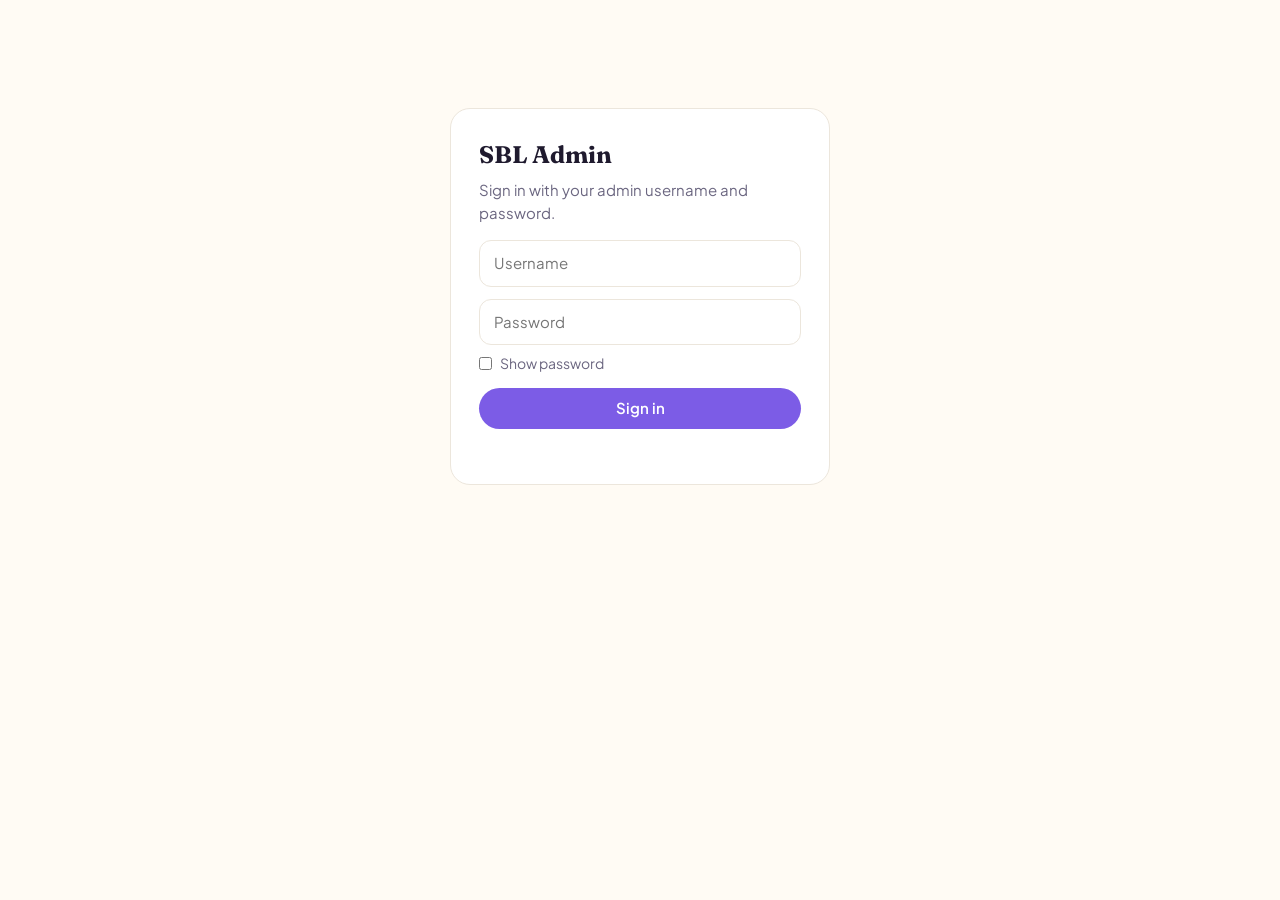
<file: backend/admin/admin.html>
<!DOCTYPE html>
<html lang="en">
<head>
  <meta charset="UTF-8">
  <meta name="viewport" content="width=device-width, initial-scale=1">
  <title>SBL Admin</title>
  <link rel="icon" type="image/png" href="/images/icons/favicon.png">
  <link rel="preconnect" href="https://fonts.googleapis.com">
  <link href="https://fonts.googleapis.com/css2?family=Fraunces:opsz,wght@9..144,600;9..144,700&family=Plus+Jakarta+Sans:wght@400;500;600;700&display=swap" rel="stylesheet">
  <style>
    :root { --bg:#fffbf4; --card:#fff; --ink:#1f1a2e; --muted:#6b6680; --line:#ece6dc; --accent:#7c5ce6;
            --ok:#1f8a5b; --okbg:#e3f5ec; --warn:#a86400; --warnbg:#fff1d6; --bad:#c23a3a; --badbg:#fde6e6; --test:#5b5670; --testbg:#efedf5; }
    * { box-sizing: border-box; }
    body { margin:0; background:var(--bg); color:var(--ink); font:15px/1.5 "Plus Jakarta Sans", system-ui, sans-serif; }
    h1, h2 { font-family: Fraunces, Georgia, serif; margin: 0; }
    button, input, select { font: inherit; }
    .wrap { max-width: 1180px; margin: 0 auto; padding: 24px 16px 60px; }
    .top { display:flex; align-items:center; justify-content:space-between; gap:12px; flex-wrap:wrap; margin-bottom: 20px; }
    .top h1 { font-size: 26px; }
    .top h1 span { color: var(--accent); }
    .badge { display:inline-block; padding:3px 10px; border-radius:999px; font-size:12px; font-weight:700; }
    .btn { border:0; border-radius:999px; padding:9px 16px; background:var(--accent); color:#fff; font-weight:600; cursor:pointer; }
    .btn.ghost { background:transparent; color:var(--ink); border:1px solid var(--line); }
    .btn.sm { padding:5px 11px; font-size:13px; }
    .btn:disabled { opacity:.5; cursor:default; }
    .tabs { display:flex; gap:6px; flex-wrap:wrap; margin-bottom:18px; }
    .tabs button { border:1px solid var(--line); background:#fff; border-radius:999px; padding:8px 16px; cursor:pointer; font-weight:600; color:var(--muted); }
    .tabs button.on { background:var(--ink); color:#fff; border-color:var(--ink); }
    .grid { display:grid; grid-template-columns:repeat(auto-fit,minmax(170px,1fr)); gap:12px; margin-bottom:18px; }
    .stat { background:var(--card); border:1px solid var(--line); border-radius:16px; padding:16px; }
    .stat small { color:var(--muted); font-weight:600; display:block; }
    .stat b { font-size:26px; font-family:Fraunces, Georgia, serif; }
    .panel { background:var(--card); border:1px solid var(--line); border-radius:18px; padding:16px; }
    .panel h2 { font-size:19px; margin-bottom:12px; }
    .tools { display:flex; gap:8px; flex-wrap:wrap; margin-bottom:12px; }
    .tools input, .tools select { border:1px solid var(--line); border-radius:10px; padding:8px 12px; background:#fff; min-width:0; }
    .tools input { flex:1 1 200px; }
    .scroll { overflow-x:auto; }
    table { width:100%; border-collapse:collapse; font-size:14px; }
    th, td { text-align:left; padding:9px 10px; border-bottom:1px solid var(--line); white-space:nowrap; }
    .downloads-date { padding-right:24px; }
    .downloads-time { padding-left:24px; }
    th { color:var(--muted); font-size:12px; text-transform:uppercase; letter-spacing:.04em; }
    td.wrapcell { white-space:normal; min-width:160px; }
    tr:last-child td { border-bottom:0; }
    .mono { font-family: ui-monospace, Consolas, monospace; }
    .s-verified { background:var(--okbg); color:var(--ok); }
    .s-unverified { background:var(--warnbg); color:var(--warn); }
    .s-rejected { background:var(--badbg); color:var(--bad); }
    .s-test { background:var(--testbg); color:var(--test); }
    .acts { display:flex; gap:6px; }
    .empty { color:var(--muted); padding:20px 4px; text-align:center; }
    .note { background:var(--warnbg); color:var(--warn); border-radius:12px; padding:10px 14px; margin-bottom:14px; font-weight:500; }
    .bars li { display:flex; align-items:center; gap:10px; margin:6px 0; }
    .bars ul { list-style:none; padding:0; margin:0; }
    .bars span:first-child { flex:0 0 40%; overflow:hidden; text-overflow:ellipsis; white-space:nowrap; }
    .bars i { display:block; height:10px; border-radius:6px; background:var(--accent); }
    .login { max-width:380px; margin:12vh auto; background:#fff; border:1px solid var(--line); border-radius:20px; padding:28px; }
    .login h1 { font-size:24px; margin-bottom:6px; }
    .login p { color:var(--muted); margin:0 0 16px; }
    .login input { width:100%; border:1px solid var(--line); border-radius:12px; padding:11px 14px; margin-bottom:12px; }
    .login .btn { width:100%; }
    .login .show { display:flex; gap:8px; align-items:center; color:var(--muted); font-size:14px; margin:-4px 0 14px; cursor:pointer; }
    .login .show input { width:auto; margin:0; }
    .dbnote { background:var(--badbg); color:var(--bad); border-radius:12px; padding:10px 14px; margin-bottom:14px; font-weight:500; }
    .login .err { color:var(--bad); font-weight:600; min-height:1.4em; margin:8px 0 0; font-size:14px; }
    .uform { display:grid; grid-template-columns:repeat(auto-fit,minmax(180px,1fr)); gap:8px; margin-bottom:14px; }
    .uform input { border:1px solid var(--line); border-radius:10px; padding:9px 12px; background:#fff; min-width:0; }
    .uform .btn { justify-self:start; }
    .umsg { min-height:1.3em; margin:-6px 0 10px; font-size:14px; font-weight:600; }
    .umsg.bad { color:var(--bad); } .umsg.good { color:var(--ok); }
    .me { color:var(--accent); font-weight:700; font-size:12px; margin-left:6px; }
    td a { color:var(--accent); }
    .who { color:var(--muted); font-size:14px; font-weight:600; }
    [hidden] { display:none !important; }
    @media (max-width:600px) { .top h1 { font-size:22px; } .stat b { font-size:22px; } }
  </style>
</head>
<body>
  <!-- LOGIN -->
  <form class="login" id="login">
    <h1>SBL Admin</h1>
    <p>Sign in with your admin username and password.</p>
    <input type="text" id="un" placeholder="Username" autocomplete="username" autocapitalize="off" spellcheck="false" required>
    <input type="password" id="pw" placeholder="Password" autocomplete="current-password" autocapitalize="off" spellcheck="false" required>
    <label class="show"><input type="checkbox" id="showPw"> Show password</label>
    <button class="btn" type="submit">Sign in</button>
    <p class="err" id="loginErr" role="alert"></p>
  </form>

  <!-- DASHBOARD -->
  <div class="wrap" id="app" hidden>
    <div class="top">
      <h1><span>SBL</span> Greetings · Admin</h1>
      <div style="display:flex;gap:8px;align-items:center;flex-wrap:wrap">
        <span class="who" id="who"></span>
        <span class="badge" id="modeBadge"></span>
        <a class="btn ghost sm" href="/" target="_blank" rel="noopener" style="text-decoration:none">Open website</a>
        <button class="btn ghost sm" id="refresh" type="button">Refresh</button>
        <button class="btn ghost sm" id="logout" type="button">Sign out</button>
      </div>
    </div>

    <div class="tabs" role="tablist">
      <button type="button" data-tab="overview" class="on">Overview</button>
      <button type="button" data-tab="payments">Payments</button>
      <button type="button" data-tab="subscribers">Subscribers</button>
      <button type="button" data-tab="downloads">Downloads</button>
      <button type="button" data-tab="users">Users</button>
    </div>

    <div class="dbnote" id="dbNote" hidden></div>

    <section data-pane="overview">
      <div class="note" id="checkNote" hidden></div>
      <div class="grid" id="stats"></div>
      <div class="panel bars"><h2>Most downloaded posters</h2><div id="top"></div></div>
    </section>

    <section data-pane="payments" hidden>
      <div class="panel">
        <h2>Logo change payments</h2>
        <div class="tools">
          <input id="pq" type="search" placeholder="Search reference number or poster">
          <select id="ps">
            <option value="">All</option>
            <option value="unverified">To check</option>
            <option value="verified">Verified</option>
            <option value="rejected">Rejected</option>
            <option value="test">Test</option>
          </select>
          <button class="btn ghost sm" type="button" data-export="payments">Export CSV</button>
        </div>
        <div class="scroll"><table>
          <thead><tr><th>#</th><th>Date</th><th>Reference</th><th>Method</th><th>₹</th><th>Poster</th><th>Action</th><th>Status</th><th></th></tr></thead>
          <tbody id="payRows"></tbody>
        </table></div>
      </div>
    </section>

    <section data-pane="subscribers" hidden>
      <div class="panel">
        <h2>Newsletter subscribers</h2>
        <div class="tools"><button class="btn ghost sm" type="button" data-export="subscribers">Export CSV</button></div>
        <div class="scroll"><table>
          <thead><tr><th>#</th><th>Date</th><th>Email</th><th>Page</th><th></th></tr></thead>
          <tbody id="subRows"></tbody>
        </table></div>
      </div>
    </section>

    <section data-pane="downloads" hidden>
      <div class="panel">
        <h2>Latest downloads</h2>
        <div class="tools"><button class="btn ghost sm" type="button" data-export="downloads">Export CSV</button></div>
        <div class="scroll"><table>
          <thead><tr><th>#</th><th class="downloads-date">Date</th><th class="downloads-time">Time</th><th>Poster</th><th>Format</th><th>Page</th></tr></thead>
          <tbody id="dlRows"></tbody>
        </table></div>
      </div>
    </section>
    <section data-pane="users" hidden>
      <div class="panel">
        <h2>Admin users</h2>
        <p class="who" style="margin:-4px 0 12px">Saved in the MongoDB collection <code>admin_users</code>. Passwords are stored as a secure hash, never as plain text.</p>
        <form class="uform" id="userForm" autocomplete="off">
          <input id="nuName" placeholder="Username" autocapitalize="off" spellcheck="false" required>
          <input id="nuLink" placeholder="URL link (optional)" value="">
          <input id="nuPw" type="password" placeholder="Password (min 6)" autocomplete="new-password" required>
          <button class="btn sm" type="submit">Add user</button>
        </form>
        <p class="umsg" id="userMsg" role="status"></p>
        <div class="scroll"><table>
          <thead><tr><th>#</th><th>Username</th><th>URL link</th><th>Created</th><th>Last sign-in</th><th></th></tr></thead>
          <tbody id="userRows"></tbody>
        </table></div>
      </div>
    </section>
  </div>

  <script>
  (function () {
    'use strict';
    const $ = (s) => document.querySelector(s);
    const esc = (s) => String(s == null ? '' : s).replace(/[&<>"']/g, (c) => ({ '&': '&amp;', '<': '&lt;', '>': '&gt;', '"': '&quot;', "'": '&#39;' }[c]));
    const STATUS = { verified: 'Verified', unverified: 'To check', rejected: 'Rejected', test: 'Test' };
    let TOKEN = '', ME = null;
    try { TOKEN = sessionStorage.getItem('sblAdminToken') || ''; } catch (e) { /* storage blocked */ }
    const saveToken = (t) => { TOKEN = t || ''; try { t ? sessionStorage.setItem('sblAdminToken', t) : sessionStorage.removeItem('sblAdminToken'); } catch (e) {} };

    async function api(method, path, data) {
      let res;
      try {
        res = await fetch(path, {
          method, headers: Object.assign({ 'X-Admin-Token': TOKEN }, data ? { 'Content-Type': 'application/json' } : {}),
          body: data ? JSON.stringify(data) : undefined
        });
      } catch (e) {
        throw new Error('Cannot reach the server. Make sure backend/app.py is running, then open http://localhost:8000/admin');
      }
      if (res.status === 404) throw new Error('This page must be opened from the server: run backend/app.py and go to http://localhost:8000/admin');
      if (res.status === 401) { const j = await res.json().catch(() => ({})); signOut(j.error || 'Please sign in again.'); throw new Error('auth'); }
      if (path.includes('/export/')) return res.blob();
      const json = await res.json().catch(() => ({}));
      if (!res.ok || json.ok === false) throw new Error(json.detail || json.error || 'Server error');
      return json;
    }

    function signOut(msg) {
      saveToken(''); ME = null;
      $('#app').hidden = true; $('#login').hidden = false;
      $('#loginErr').textContent = msg || '';
    }

    $('#login').addEventListener('submit', async (e) => {
      e.preventDefault();
      $('#loginErr').textContent = '';
      const btn = $('#login button[type="submit"]');
      btn.disabled = true; btn.textContent = 'Signing in…';
      try {
        let res;
        try {
          res = await fetch('/api/admin/login', {
            method: 'POST', headers: { 'Content-Type': 'application/json' },
            body: JSON.stringify({ username: $('#un').value.trim(), password: $('#pw').value.trim() })
          });
        } catch (er) {
          throw new Error('Cannot reach the server. Make sure backend/app.py is running, then open http://localhost:8000/admin');
        }
        const json = await res.json().catch(() => null);
        if (!json) throw new Error('This page must be opened from the server: run backend/app.py and go to http://localhost:8000/admin');
        if (!res.ok || json.ok === false) throw new Error(json.detail || json.error || 'Sign-in failed (server error ' + res.status + ').');
        saveToken(json.token);
        $('#pw').value = '';
        await openDashboard(json.user);
      } catch (er) {
        $('#loginErr').textContent = er.message;
      } finally { btn.disabled = false; btn.textContent = 'Sign in'; }
    });
    $('#showPw').addEventListener('change', (e) => { $('#pw').type = e.target.checked ? 'text' : 'password'; });

    async function openDashboard(user) {
      ME = user;
      $('#who').textContent = 'Signed in as ' + user.username;
      $('#login').hidden = true; $('#app').hidden = false;
      await loadAll().catch(showErr);
    }

    $('#logout').onclick = () => signOut('');
    $('#refresh').onclick = () => loadAll().catch(showErr);

    document.querySelectorAll('[data-tab]').forEach((b) => b.addEventListener('click', () => {
      document.querySelectorAll('[data-tab]').forEach((x) => x.classList.toggle('on', x === b));
      document.querySelectorAll('[data-pane]').forEach((p) => { p.hidden = p.dataset.pane !== b.dataset.tab; });
    }));

    function showErr(e) { if (e.message !== 'auth') { const n = $('#dbNote'); n.hidden = false; n.textContent = e.message; } }
    const money = (n) => '₹' + Number(n || 0).toLocaleString('en-IN');
    function splitDateTime(value) {
      const text = String(value || '');
      const match = text.match(/^(\d{4}-\d{2}-\d{2})[T\s]+(.+)$/);
      return match ? [match[1], match[2]] : [text || '—', '—'];
    }

    async function loadSummary() {
      const s = await api('GET', '/api/admin/summary');
      const badge = $('#modeBadge');
      badge.textContent = s.mode === 'razorpay' ? 'Razorpay · live' : s.test ? 'UPI · test mode' : 'UPI · live';
      badge.className = 'badge ' + (s.test ? 's-test' : 's-verified');
      $('#stats').innerHTML = [
        ['Logo payments', s.payments], ['Money received', money(s.revenue)], ['Verified', money(s.verified)],
        ['To check', s.toCheck], ['Test payments', s.tests], ['Subscribers', s.subscribers],
        ['Downloads', s.downloads], ['Downloads today', s.downloadsToday]
      ].map(([l, v]) => `<div class="stat"><small>${l}</small><b>${esc(v)}</b></div>`).join('');
      const note = $('#checkNote');
      note.hidden = !s.toCheck;
      note.textContent = `${s.toCheck} UPI payment(s) to check: match the reference number in your bank / UPI app, then mark Verified or Rejected on the Payments tab.`;
      const max = Math.max(1, ...s.topPosters.map((p) => p.total));
      $('#top').innerHTML = s.topPosters.length
        ? '<ul>' + s.topPosters.map((p) => `<li><span>${esc(p.poster || '—')}</span><i style="width:${Math.max(4, p.total / max * 50)}%"></i><b>${p.total}</b></li>`).join('') + '</ul>'
        : '<p class="empty">No downloads yet.</p>';
    }

    async function loadPayments() {
      const q = encodeURIComponent($('#pq').value.trim()), st = encodeURIComponent($('#ps').value);
      const { rows } = await api('GET', `/api/admin/payments?status=${st}&q=${q}`);
      $('#payRows').innerHTML = rows.length ? rows.map((r) => `
        <tr>
          <td>${r.id}</td><td>${esc(r.created_at)}</td><td class="mono">${esc(r.reference)}</td>
          <td>${esc(r.method)}${r.upi_app ? ' · ' + esc(r.upi_app) : ''}</td><td>${esc(r.amount)}</td>
          <td class="wrapcell">${esc(r.poster)}</td><td>${esc(r.action)}</td>
          <td><span class="badge s-${esc(r.status)}">${STATUS[r.status] || esc(r.status)}</span></td>
          <td><div class="acts">
            ${r.status !== 'verified' ? `<button class="btn sm" data-set="verified" data-id="${r.id}">Verify</button>` : ''}
            ${r.status !== 'rejected' ? `<button class="btn ghost sm" data-set="rejected" data-id="${r.id}">Reject</button>` : ''}
            <button class="btn ghost sm" data-del-pay="${r.id}" title="Delete">✕</button>
          </div></td>
        </tr>`).join('') : '<tr><td colspan="9" class="empty">No payments yet.</td></tr>';
    }

    async function loadSubscribers() {
      const { rows } = await api('GET', '/api/admin/subscribers');
      $('#subRows').innerHTML = rows.length ? rows.map((r) => `
        <tr><td>${r.id}</td><td>${esc(r.created_at)}</td><td>${esc(r.email)}</td><td>${esc(r.page)}</td>
        <td><button class="btn ghost sm" data-del-sub="${r.id}" title="Delete">✕</button></td></tr>`).join('')
        : '<tr><td colspan="5" class="empty">No subscribers yet.</td></tr>';
    }

    async function loadDownloads() {
      const { rows } = await api('GET', '/api/admin/downloads');
      $('#dlRows').innerHTML = rows.length ? rows.map((r) => {
        const [date, time] = splitDateTime(r.created_at);
        return `<tr>
          <td>${r.id}</td>
          <td class="downloads-date">${esc(date)}</td>
          <td class="downloads-time">${esc(time)}</td>
          <td class="wrapcell">${esc(r.poster)}</td>
          <td>${esc(r.format)}</td>
          <td>${esc(r.page)}</td>
        </tr>`;
      }).join('') : '<tr><td colspan="6" class="empty">No downloads yet.</td></tr>';
    }

    async function loadUsers() {
      const { rows, me } = await api('GET', '/api/admin/users');
      $('#userRows').innerHTML = rows.map((r) => {
        const link = r.url_link ? `<a href="${esc(r.url_link)}" target="_blank" rel="noopener">${esc(r.url_link)}</a>` : '—';
        return `<tr>
          <td>${r.id}</td><td><strong>${esc(r.username)}</strong>${r.id === me ? '<span class="me">you</span>' : ''}</td>
          <td class="wrapcell">${link}</td><td>${esc(r.created_at)}</td><td>${esc(r.last_login || '—')}</td>
          <td><div class="acts">
            <button class="btn ghost sm" data-u-pw="${r.id}" data-name="${esc(r.username)}">Change password</button>
            <button class="btn ghost sm" data-u-link="${r.id}" data-link="${esc(r.url_link || '')}">Edit link</button>
            ${r.id !== me ? `<button class="btn ghost sm" data-u-del="${r.id}" data-name="${esc(r.username)}" title="Delete">✕</button>` : ''}
          </div></td></tr>`;
      }).join('');
    }
    const userMsg = (text, good) => { const m = $('#userMsg'); m.textContent = text; m.className = 'umsg ' + (good ? 'good' : 'bad'); };

    $('#userForm').addEventListener('submit', async (e) => {
      e.preventDefault();
      try {
        await api('POST', '/api/admin/users', { username: $('#nuName').value.trim(), password: $('#nuPw').value, url_link: $('#nuLink').value.trim() });
        userMsg('User "' + $('#nuName').value.trim() + '" added ✓', true);
        e.target.reset();
        await loadUsers();
      } catch (er) { if (er.message !== 'auth') userMsg(er.message); }
    });

    async function loadAll() {
      const note = $('#dbNote');
      try {
        await loadSummary();
        await Promise.all([loadPayments(), loadSubscribers(), loadDownloads(), loadUsers()]);
        note.hidden = true;
      } catch (e) {
        if (e.message === 'auth') throw e;
        note.hidden = false;
        note.textContent = 'Signed in, but the data could not be loaded: ' + e.message;
      }
    }

    let t;
    $('#pq').addEventListener('input', () => { clearTimeout(t); t = setTimeout(() => loadPayments().catch(showErr), 250); });
    $('#ps').addEventListener('change', () => loadPayments().catch(showErr));

    document.addEventListener('click', async (e) => {
      const set = e.target.closest('[data-set]'), dp = e.target.closest('[data-del-pay]'),
            ds = e.target.closest('[data-del-sub]'), ex = e.target.closest('[data-export]');
      try {
        if (set) { await api('PATCH', '/api/admin/payments/' + set.dataset.id, { status: set.dataset.set }); await Promise.all([loadPayments(), loadSummary()]); }
        if (dp && confirm('Delete this payment record?')) { await api('DELETE', '/api/admin/payments/' + dp.dataset.delPay); await Promise.all([loadPayments(), loadSummary()]); }
        if (ds && confirm('Delete this subscriber?')) { await api('DELETE', '/api/admin/subscribers/' + ds.dataset.delSub); await Promise.all([loadSubscribers(), loadSummary()]); }
        const up = e.target.closest('[data-u-pw]'), ul = e.target.closest('[data-u-link]'), ud = e.target.closest('[data-u-del]');
        if (up) {
          const pw = prompt('New password for "' + up.dataset.name + '" (at least 6 characters):');
          if (pw != null && pw.trim()) {
            const r = await api('PATCH', '/api/admin/users/' + up.dataset.uPw, { password: pw.trim() });
            if (r.token) saveToken(r.token);          // your own password: stay signed in
            userMsg('Password changed for "' + up.dataset.name + '" ✓', true);
          }
        }
        if (ul) {
          const link = prompt('URL link for this user:', ul.dataset.link || 'http://localhost:8000/admin');
          if (link != null) { await api('PATCH', '/api/admin/users/' + ul.dataset.uLink, { url_link: link.trim() }); await loadUsers(); userMsg('Link saved ✓', true); }
        }
        if (ud && confirm('Delete admin user "' + ud.dataset.name + '"?')) {
          await api('DELETE', '/api/admin/users/' + ud.dataset.uDel); await loadUsers(); userMsg('User deleted', true);
        }
        if (ex) {
          const blob = await api('GET', '/api/admin/export/' + ex.dataset.export);
          const a = document.createElement('a');
          a.href = URL.createObjectURL(blob); a.download = ex.dataset.export + '.csv';
          document.body.appendChild(a); a.click(); setTimeout(() => { URL.revokeObjectURL(a.href); a.remove(); }, 1500);
        }
      } catch (er) { if (e.target.closest('[data-u-pw],[data-u-link],[data-u-del]')) { if (er.message !== 'auth') userMsg(er.message); } else showErr(er); }
    });

    if (location.protocol === 'file:') {
      $('#loginErr').textContent = 'Opened as a file. Run backend/app.py and open http://localhost:8000/admin';
    } else if (TOKEN) {
      api('GET', '/api/admin/me').then((r) => openDashboard(r.user)).catch(() => signOut(''));
    }
  })();
  </script>
</body>
</html>
</file>
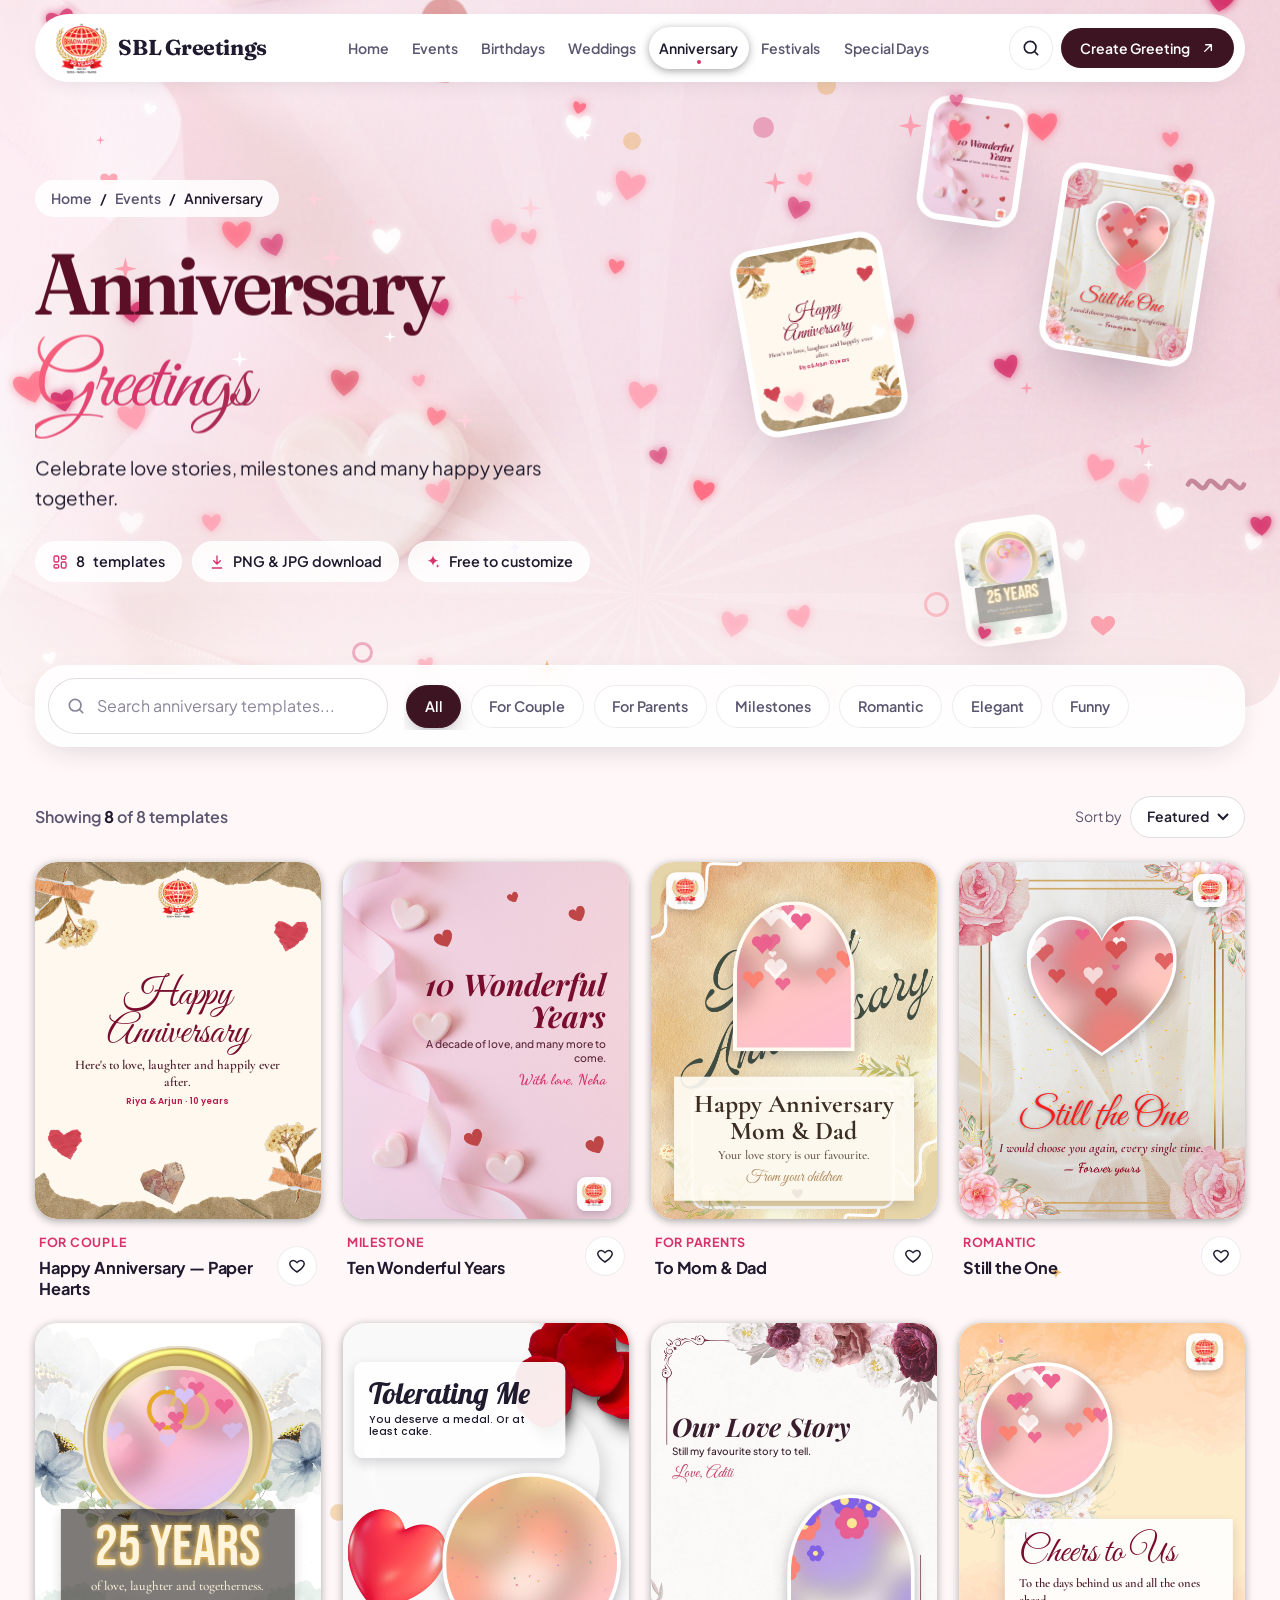
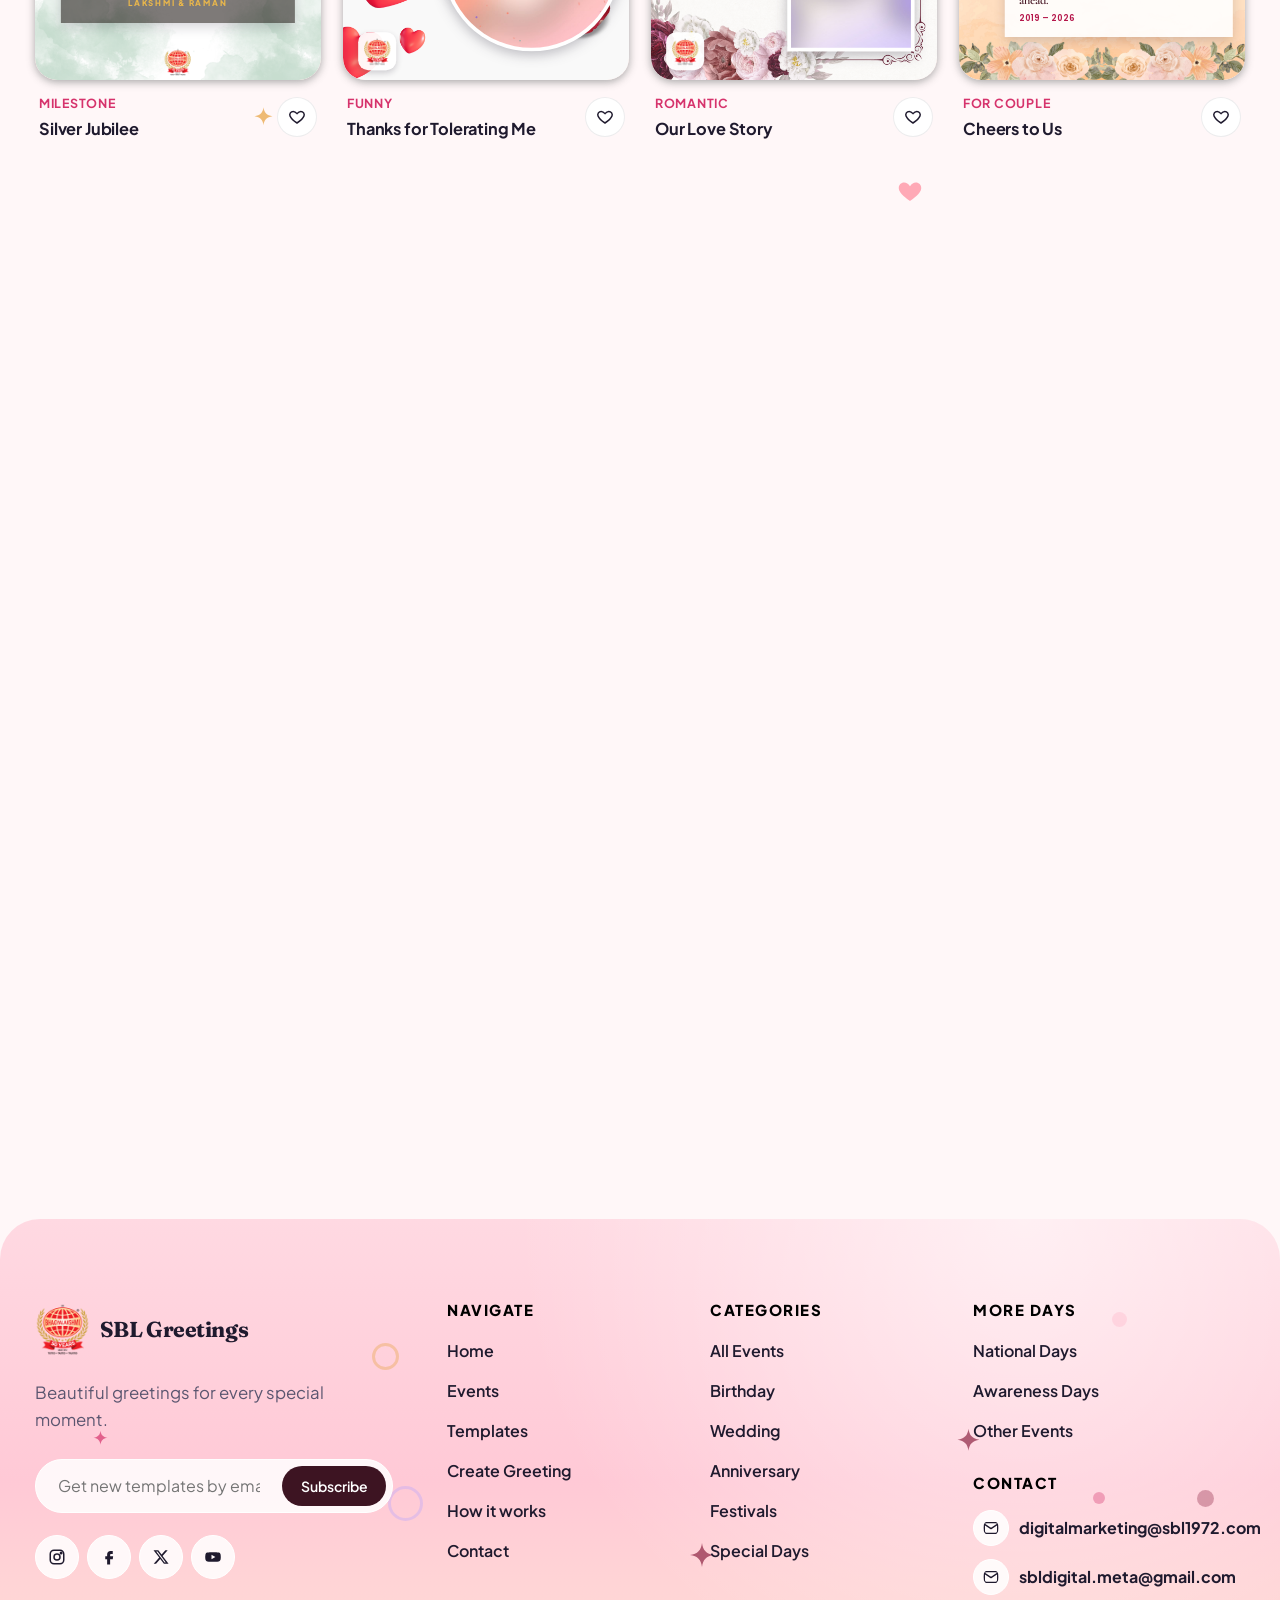
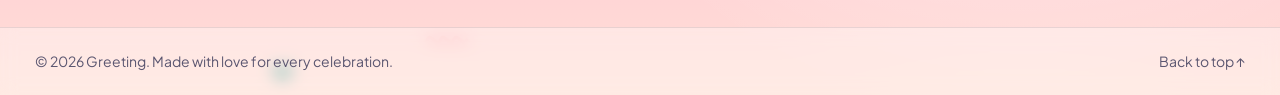
<file: frontend/events/anniversary.html>
<!DOCTYPE html>
<html lang="en">

<head>
    <meta charset="UTF-8">
    <meta name="viewport" content="width=device-width, initial-scale=1">
    <title>Anniversary Greetings — Greetings</title>
    <meta name="description" content="Romantic anniversary greeting poster templates for couples, parents and milestone years.">
    <meta name="theme-color" content="#fffbf4">
    <link rel="icon" type="image/png" href="../images/icons/favicon.png">

    <link rel="preconnect" href="https://fonts.googleapis.com">
    <link rel="preconnect" href="https://fonts.gstatic.com" crossorigin>
    <link href="https://fonts.googleapis.com/css2?family=Bebas+Neue&family=Caveat:wght@500;700&family=Cormorant+Garamond:ital,wght@0,500;0,600;0,700;1,500;1,600&family=Dancing+Script:wght@500;700&family=Fraunces:ital,opsz,wght@0,9..144,400..700;1,9..144,400..700&family=Great+Vibes&family=Lobster&family=Pacifico&family=Playfair+Display:ital,wght@0,400;0,700;1,400;1,700&family=Plus+Jakarta+Sans:wght@400;500;600;700;800&family=Poppins:ital,wght@0,400;0,500;0,600;0,700;0,800;1,500&display=swap"
        rel="stylesheet">

    <link rel="stylesheet" href="../css/style.css">
    <link rel="stylesheet" href="../css/poster.css">
    <link rel="stylesheet" href="../css/responsive.css">
    <link rel="stylesheet" href="../css/editor.css">
    <link rel="stylesheet" href="../css/paid.css">
    <!-- look of THIS page only (colours, fonts, header) -->
    <link rel="stylesheet" href="../css/anniversary.css">
    <script>
        document.documentElement.classList.add('js');
    </script>
</head>

<body class="is-loading page-anniversary" data-root="../">

    <!-- Icon sprite (UI icons only) -->
    <svg width="0" height="0" style="position:absolute" aria-hidden="true">
    <symbol id="i-arrow" viewBox="0 0 24 24" fill="none" stroke="currentColor" stroke-width="2" stroke-linecap="round"
      stroke-linejoin="round">
      <path d="M5 12h14M13 6l6 6-6 6" />
    </symbol>
    <symbol id="i-search" viewBox="0 0 24 24" fill="none" stroke="currentColor" stroke-width="2" stroke-linecap="round">
      <circle cx="11" cy="11" r="7" />
      <path d="m20 20-3.5-3.5" />
    </symbol>
    <symbol id="i-close" viewBox="0 0 24 24" fill="none" stroke="currentColor" stroke-width="2" stroke-linecap="round">
      <path d="M6 6l12 12M18 6 6 18" />
    </symbol>
    <symbol id="i-edit" viewBox="0 0 24 24" fill="none" stroke="currentColor" stroke-width="2" stroke-linecap="round"
      stroke-linejoin="round">
      <path d="M12 20h9" />
      <path d="M16.5 3.5a2.1 2.1 0 0 1 3 3L7 19l-4 1 1-4Z" />
    </symbol>
    <symbol id="i-eye" viewBox="0 0 24 24" fill="none" stroke="currentColor" stroke-width="2" stroke-linecap="round"
      stroke-linejoin="round">
      <path d="M2 12s3.5-7 10-7 10 7 10 7-3.5 7-10 7S2 12 2 12Z" />
      <circle cx="12" cy="12" r="3" />
    </symbol>
    <symbol id="i-download" viewBox="0 0 24 24" fill="none" stroke="currentColor" stroke-width="2"
      stroke-linecap="round" stroke-linejoin="round">
      <path d="M12 3v12M7 10l5 5 5-5M5 21h14" />
    </symbol>
    <symbol id="i-heart" viewBox="0 0 24 24" fill="none" stroke="currentColor" stroke-width="2" stroke-linejoin="round">
      <path
        d="M12 20s-7.5-4.6-9.3-9.2C1.5 7.6 3.7 4.5 7 4.5c2 0 3.4 1.1 5 3 1.6-1.9 3-3 5-3 3.3 0 5.5 3.1 4.3 6.3C19.5 15.4 12 20 12 20Z" />
    </symbol>
    <symbol id="i-sparkle" viewBox="0 0 24 24" fill="currentColor">
      <path d="M12 2c.6 4.8 2.9 7.3 8 8-5.1.7-7.4 3.2-8 8-.6-4.8-2.9-7.3-8-8 5.1-.7 7.4-3.2 8-8Z" />
      <path d="M19 15c.3 2 1.1 2.8 3 3-1.9.2-2.7 1-3 3-.3-2-1.1-2.8-3-3 1.9-.2 2.7-1 3-3Z" />
    </symbol>
    <symbol id="i-image" viewBox="0 0 24 24" fill="none" stroke="currentColor" stroke-width="2" stroke-linecap="round"
      stroke-linejoin="round">
      <rect x="3" y="3" width="18" height="18" rx="4" />
      <circle cx="9" cy="9" r="2" />
      <path d="m21 15-5-5L5 21" />
    </symbol>
    <symbol id="i-type" viewBox="0 0 24 24" fill="none" stroke="currentColor" stroke-width="2" stroke-linecap="round">
      <path d="M4 7V5h16v2M9 19h6M12 5v14" />
    </symbol>
    <symbol id="i-check" viewBox="0 0 24 24" fill="none" stroke="currentColor" stroke-width="3" stroke-linecap="round"
      stroke-linejoin="round">
      <path d="m5 12 5 5L20 7" />
    </symbol>
    <symbol id="i-layout" viewBox="0 0 24 24" fill="none" stroke="currentColor" stroke-width="2"
      stroke-linejoin="round">
      <rect x="3" y="3" width="7" height="9" rx="2" />
      <rect x="14" y="3" width="7" height="5" rx="2" />
      <rect x="14" y="12" width="7" height="9" rx="2" />
      <rect x="3" y="16" width="7" height="5" rx="2" />
    </symbol>
    <symbol id="i-share" viewBox="0 0 24 24" fill="none" stroke="currentColor" stroke-width="2" stroke-linecap="round"
      stroke-linejoin="round">
      <circle cx="18" cy="5" r="3" />
      <circle cx="6" cy="12" r="3" />
      <circle cx="18" cy="19" r="3" />
      <path d="m8.6 13.5 6.8 4M15.4 6.5l-6.8 4" />
    </symbol>
    <symbol id="i-instagram" viewBox="0 0 24 24" fill="none" stroke="currentColor" stroke-width="2">
      <rect x="3" y="3" width="18" height="18" rx="5" />
      <circle cx="12" cy="12" r="4" />
      <circle cx="17.5" cy="6.5" r="1" fill="currentColor" />
    </symbol>
    <symbol id="i-facebook" viewBox="0 0 24 24" fill="currentColor">
      <path d="M14 8h3V4h-3c-2.8 0-4.5 1.8-4.5 4.6V11H7v4h2.5v7h4v-7H17l.5-4h-4V9c0-.6.4-1 1-1Z" />
    </symbol>
    <symbol id="i-x" viewBox="0 0 24 24" fill="currentColor">
      <path
        d="M17.8 3h3.1l-6.8 7.7 8 10.3h-6.2l-4.9-6.3L5.4 21H2.3l7.3-8.3L2 3h6.4l4.4 5.8L17.8 3Zm-1.1 16.2h1.7L7.4 4.7H5.6l11.1 14.5Z" />
    </symbol>
    <symbol id="i-pinterest" viewBox="0 0 24 24" fill="currentColor">
      <path
        d="M12 2a10 10 0 0 0-3.6 19.3c-.1-.8-.2-2 0-2.9l1.3-5.4s-.3-.7-.3-1.6c0-1.5.9-2.7 2-2.7.9 0 1.4.7 1.4 1.5 0 .9-.6 2.3-.9 3.6-.3 1.1.5 2 1.6 2 1.9 0 3.4-2 3.4-5 0-2.6-1.9-4.4-4.5-4.4-3.1 0-4.9 2.3-4.9 4.7 0 .9.4 1.9.8 2.5.1.1.1.2.1.3l-.3 1.2c0 .2-.2.3-.4.2-1.4-.6-2.2-2.6-2.2-4.2 0-3.4 2.5-6.6 7.2-6.6 3.8 0 6.7 2.7 6.7 6.3 0 3.8-2.4 6.8-5.7 6.8-1.1 0-2.2-.6-2.5-1.3l-.7 2.6c-.2 1-.9 2.2-1.4 2.9A10 10 0 1 0 12 2Z" />
    </symbol>
    <symbol id="i-youtube" viewBox="0 0 24 24" fill="currentColor">
      <path
        d="M22 8.2a3 3 0 0 0-2.1-2.1C18 5.6 12 5.6 12 5.6s-6 0-7.9.5A3 3 0 0 0 2 8.2 31 31 0 0 0 1.6 12 31 31 0 0 0 2 15.8a3 3 0 0 0 2.1 2.1c1.9.5 7.9.5 7.9.5s6 0 7.9-.5a3 3 0 0 0 2.1-2.1c.4-1.2.4-3.8.4-3.8s0-2.6-.4-3.8ZM10 15V9l5.2 3L10 15Z" />
    </symbol>
  </svg>

    <a class="skip-link" href="#main">Skip to content</a>

    <!-- ================= HEADER ================= -->
    <header class="site-header" id="siteHeader">
        <div class="container">
            <nav class="nav" aria-label="Main navigation">
                <a href="../index.html" class="logo" aria-label="Greetings home">
                    <img src="../images/logo/logo.png" alt="" width="38" height="38">
                    <span>SBL Greetings</span>
                </a>

                <ul class="nav__menu">
                    <li><a class="nav__link" href="../index.html">Home</a></li>
                    <li><a class="nav__link" href="events.html">Events</a></li>
                    <li><a class="nav__link" href="birthday.html">Birthdays</a></li>
                    <li><a class="nav__link" href="wedding.html">Weddings</a></li>
                    <li><a class="nav__link is-active" href="anniversary.html" aria-current="page">Anniversary</a></li>
                    <li><a class="nav__link" href="festivals.html">Festivals</a></li>
                    <li><a class="nav__link" href="special-days.html">Special Days</a></li>
                </ul>

                <div class="nav__actions">
                    <button class="icon-btn" type="button" data-search-open aria-label="Search greetings">
            <svg class="icon">
              <use href="#i-search" />
            </svg>
          </button>
                    <button class="btn btn--sm nav__cta-desktop" type="button" data-edit="blank-01">
            Create Greeting <svg class="icon icon--arrow">
              <use href="#i-arrow" />
            </svg>
          </button>
                    <button class="nav__toggle" type="button" aria-label="Open menu" aria-expanded="false" aria-controls="mobileMenu">
            <span></span><span></span>
          </button>
                </div>
            </nav>
        </div>
    </header>

    <div class="mobile-menu" id="mobileMenu" aria-label="Mobile navigation">
        <ul class="mobile-menu__list">
            <li><a class="mobile-menu__link" href="../index.html">Home <svg class="icon">
            <use href="#i-arrow" />
          </svg></a></li>
            <li><a class="mobile-menu__link" href="events.html">Events <svg class="icon">
            <use href="#i-arrow" />
          </svg></a></li>
            <li><a class="mobile-menu__link" href="birthday.html">Birthdays <svg class="icon">
            <use href="#i-arrow" />
          </svg></a></li>
            <li><a class="mobile-menu__link" href="wedding.html">Weddings <svg class="icon">
            <use href="#i-arrow" />
          </svg></a></li>
            <li><a class="mobile-menu__link is-active" href="anniversary.html" aria-current="page">Anniversary <svg
            class="icon">
            <use href="#i-arrow" />
          </svg></a></li>
            <li><a class="mobile-menu__link" href="festivals.html">Festivals <svg class="icon">
            <use href="#i-arrow" />
          </svg></a></li>
            <li><a class="mobile-menu__link" href="special-days.html">Special Days <svg class="icon">
            <use href="#i-arrow" />
          </svg></a></li>
        </ul>
        <div class="mobile-menu__foot">
            <button class="btn btn--lg" type="button" data-edit="blank-01">Create Greeting <svg class="icon icon--arrow">
          <use href="#i-arrow" />
        </svg></button>
        </div>
    </div>

    <main id="main">

        <!-- =====================================================================
         PAGE HEADER (hero banner)
         ▸ TO CHANGE THE BACKGROUND IMAGE, edit --hero-bg below
           (if the file name has an apostrophe ' write it as %27)
           (path is relative to THIS html file, so keep the "../").
         ▸ --hero-overlay  : light wash over the image, 0 (none) → 1 (solid)
         ▸ --hero-position : which part of the image stays visible
         Colours and the look of this page: css/anniversary.css
         Falling particles & light colours:  js/anniversary.js
         ===================================================================== -->
        <section class="event-hero has-scene" aria-labelledby="eventTitle" data-floaters="12" style="--hero-bg: url('../images/0 home/11 a Valentine%27s Day.png'); --hero-overlay: 0.1; --hero-position: 50% 30%;">

            <!-- Animated background scene (decorative). Delete a line to switch that layer off. -->
            <div class="event-hero__scene" aria-hidden="true">
                <div class="event-hero__photo"></div>
            </div>
            <div class="event-hero__fx" aria-hidden="true">
                <span class="event-hero__rays"></span>
                <div class="event-hero__bokeh" data-bokeh="18"></div>
                <div class="event-hero__sparkles" data-sparkles="18"></div>
            </div>
            <canvas class="event-hero__confetti" aria-hidden="true" data-confetti-canvas></canvas>

            <figure class="event-hero__peek event-hero__peek--l" aria-hidden="true" data-clone-poster="anniversary-01">
            </figure>
            <figure class="event-hero__peek event-hero__peek--r" aria-hidden="true" data-clone-poster="anniversary-04">
            </figure>
            <figure class="event-hero__peek event-hero__peek--l2" aria-hidden="true" data-clone-poster="anniversary-02">
            </figure>
            <figure class="event-hero__peek event-hero__peek--r2" aria-hidden="true" data-clone-poster="anniversary-05">
            </figure>

            <div class="container">
                <div class="event-hero__inner">
                    <nav class="breadcrumb" aria-label="Breadcrumb" data-reveal="fade-up">
                        <a href="../index.html">Home</a> <span aria-hidden="true">/</span>
                        <a href="events.html">Events</a> <span aria-hidden="true">/</span>
                        <span aria-current="page">Anniversary</span>
                    </nav>
                    <h1 class="event-hero__title" id="eventTitle" data-reveal="fade-up" style="--delay:.08s">
                        Anniversary <span class="text-gradient">Greetings</span>
                    </h1>
                    <p class="event-hero__text" data-reveal="fade-up" style="--delay:.16s">
                        Celebrate love stories, milestones and many happy years together.
                    </p>
                    <div class="event-hero__stats" data-reveal="fade-up" style="--delay:.24s">
                        <span class="stat-pill"><svg class="icon">
                <use href="#i-layout" />
              </svg> <span data-total-count>8</span> templates</span>
                        <span class="stat-pill"><svg class="icon">
                <use href="#i-download" />
              </svg> PNG &amp; JPG download</span>
                        <span class="stat-pill"><svg class="icon">
                <use href="#i-sparkle" />
              </svg> Free to customize</span>
                    </div>
                </div>
            </div>
        </section>

        <!-- ================= SEARCH + FILTERS ================= -->
        <div class="toolbar">
            <div class="container">
                <div class="toolbar__inner" data-reveal="fade-up">
                    <label class="search-field">
            <span class="visually-hidden">Search anniversary templates</span>
            <svg class="icon">
              <use href="#i-search" />
            </svg>
            <input type="search" id="templateSearch" placeholder="Search anniversary templates..." autocomplete="off">
          </label>
                    <div class="chip-row" id="templateFilters" role="group" aria-label="Filter templates">
                        <button class="chip is-active" type="button" data-filter="all" aria-pressed="true">All</button>
                        <button class="chip" type="button" data-filter="couple" aria-pressed="false">For Couple</button>
                        <button class="chip" type="button" data-filter="parents" aria-pressed="false">For Parents</button>
                        <button class="chip" type="button" data-filter="milestone" aria-pressed="false">Milestones</button>
                        <button class="chip" type="button" data-filter="romantic" aria-pressed="false">Romantic</button>
                        <button class="chip" type="button" data-filter="elegant" aria-pressed="false">Elegant</button>
                        <button class="chip" type="button" data-filter="funny" aria-pressed="false">Funny</button>
                    </div>
                </div>
            </div>
        </div>

        <!-- ================= TEMPLATES ================= -->
        <section class="section" style="padding-top:0" aria-label="Anniversary templates" data-floaters="12">
            <div class="container">
                <div class="results-bar">
                    <p class="results-bar__count" id="resultsCount" aria-live="polite">Showing <strong>8</strong> templates</p>
                    <label class="sort-select">Sort by
            <select id="templateSort">
              <option value="featured">Featured</option>
              <option value="newest">Newest</option>
              <option value="az">A – Z</option>
            </select>
          </label>
                </div>

                <!-- Template card fields:
             data-tags  : filter keys (couple parents milestone romantic elegant funny)
             data-added : date added (for "Newest" sorting)
             data-title / data-cat : name + category shown under the card
             Every text, colour, image and position of a poster is editable right here. -->
                <div class="template-grid" id="templateGrid">

                    <article class="poster-card" data-reveal="fade-up" data-template="anniversary-01" data-tags="couple romantic" data-added="2026-09-18" data-title="Happy Anniversary — Paper Hearts" data-cat="For Couple">
                        <div class="poster-card__media">
                            <div class="poster" data-name="Happy Anniversary — Paper Hearts" style="--accent:#b5174b">
                                <img class="poster__bg" src="../images/0 home/1 Anniversary.png" alt="" style="--pos:50% 50%" loading="lazy">
                                <figure class="poster__logo" style="--x:50; --y:10; --w:15"><img src="../images/logo/logo.png" alt="Logo"></figure>
                                <div class="poster__text" data-anchor="middle" style="--x:50; --y:50; --w:78">
                                    <p class="poster__kicker" style="--font:'Plus Jakarta Sans'; --fallback:sans-serif; --size:2.8; --weight:800; --color:#b5174b; --align:center; --spacing:0.25em; --case:uppercase">
                                        Forever &amp; always</p>
                                    <p class="poster__heading" style="--font:'Great Vibes'; --fallback:cursive; --size:13.5; --weight:400; --color:#7a0c2e; --align:center; --lh:1">
                                        Happy Anniversary</p>
                                    <p class="poster__message" style="--font:'Cormorant Garamond'; --fallback:serif; --size:4.6; --weight:600; --color:#4a1a28; --align:center; --lh:1.3">
                                        Here&#x27;s to love, laughter and happily ever after.</p>
                                    <p class="poster__from" style="--font:'Poppins'; --fallback:sans-serif; --size:3; --weight:600; --color:#b5174b; --align:center">
                                        Riya &amp; Arjun · 10 years</p>
                                </div>
                            </div>
                            <div class="poster-card__overlay">
                                <div class="poster-actions">
                                    <button class="poster-action poster-action--primary" type="button" data-edit><svg class="icon">
                      <use href="#i-edit" />
                    </svg>Edit</button>
                                    <button class="poster-action" type="button" data-preview><svg class="icon">
                      <use href="#i-eye" />
                    </svg>Preview</button>
                                    <button class="poster-action" type="button" data-download><svg class="icon">
                      <use href="#i-download" />
                    </svg>Download</button>
                                </div>
                            </div>
                        </div>
                        <div class="poster-card__mobile-actions">
                            <button class="poster-action poster-action--primary" type="button" data-edit aria-label="Edit Happy Anniversary — Paper Hearts"><svg class="icon">
                  <use href="#i-edit" />
                </svg><span>Edit</span></button>
                            <button class="poster-action" type="button" data-preview aria-label="Preview Happy Anniversary — Paper Hearts"><svg class="icon">
                  <use href="#i-eye" />
                </svg><span>View</span></button>
                            <button class="poster-action" type="button" data-download aria-label="Download Happy Anniversary — Paper Hearts"><svg class="icon">
                  <use href="#i-download" />
                </svg><span>Save</span></button>
                        </div>
                        <div class="poster-card__meta">
                            <div>
                                <p class="poster-card__cat">For Couple</p>
                                <h3 class="poster-card__title">Happy Anniversary — Paper Hearts</h3>
                            </div>
                            <button class="poster-card__fav" type="button" aria-label="Save to favourites" aria-pressed="false"><svg
                  class="icon">
                  <use href="#i-heart" />
                </svg></button>
                        </div>
                    </article>
                    <article class="poster-card" data-reveal="fade-up" data-template="anniversary-02" data-tags="milestone couple" data-added="2026-08-25" data-title="Ten Wonderful Years" data-cat="Milestone">
                        <div class="poster-card__media">
                            <div class="poster" data-name="Ten Wonderful Years" style="--accent:#d6336c">
                                <img class="poster__bg" src="../images/0 home/11 a Valentine's Day.png" alt="" style="--pos:50% 50%" loading="lazy">
                                <figure class="poster__logo" data-badge style="--x:88; --y:93; --w:9"><img src="../images/logo/logo.png" alt="Logo"></figure>
                                <div class="poster__text" data-anchor="top" style="--x:58; --y:30; --w:68">
                                    <p class="poster__kicker" style="--font:'Plus Jakarta Sans'; --fallback:sans-serif; --size:2.8; --weight:800; --color:#d6336c; --align:right; --spacing:0.25em; --case:uppercase">
                                        Milestone</p>
                                    <p class="poster__heading" style="--font:'Playfair Display'; --fallback:serif; --size:10.5; --weight:700; --color:#7a0c2e; --align:right; --style:italic; --lh:1.05">
                                        10 Wonderful Years</p>
                                    <p class="poster__message" style="--font:'Plus Jakarta Sans'; --fallback:sans-serif; --size:3.7; --weight:500; --color:#5a2636; --align:right; --lh:1.4">
                                        A decade of love, and many more to come.</p>
                                    <p class="poster__from" style="--font:'Dancing Script'; --fallback:cursive; --size:5; --weight:700; --color:#d6336c; --align:right">
                                        With love, Neha</p>
                                </div>
                            </div>
                            <div class="poster-card__overlay">
                                <div class="poster-actions">
                                    <button class="poster-action poster-action--primary" type="button" data-edit><svg class="icon">
                      <use href="#i-edit" />
                    </svg>Edit</button>
                                    <button class="poster-action" type="button" data-preview><svg class="icon">
                      <use href="#i-eye" />
                    </svg>Preview</button>
                                    <button class="poster-action" type="button" data-download><svg class="icon">
                      <use href="#i-download" />
                    </svg>Download</button>
                                </div>
                            </div>
                        </div>
                        <div class="poster-card__mobile-actions">
                            <button class="poster-action poster-action--primary" type="button" data-edit aria-label="Edit Ten Wonderful Years"><svg class="icon">
                  <use href="#i-edit" />
                </svg><span>Edit</span></button>
                            <button class="poster-action" type="button" data-preview aria-label="Preview Ten Wonderful Years"><svg
                  class="icon">
                  <use href="#i-eye" />
                </svg><span>View</span></button>
                            <button class="poster-action" type="button" data-download aria-label="Download Ten Wonderful Years"><svg
                  class="icon">
                  <use href="#i-download" />
                </svg><span>Save</span></button>
                        </div>
                        <div class="poster-card__meta">
                            <div>
                                <p class="poster-card__cat">Milestone</p>
                                <h3 class="poster-card__title">Ten Wonderful Years</h3>
                            </div>
                            <button class="poster-card__fav" type="button" aria-label="Save to favourites" aria-pressed="false"><svg
                  class="icon">
                  <use href="#i-heart" />
                </svg></button>
                        </div>
                    </article>
                    <article class="poster-card" data-reveal="fade-up" data-template="anniversary-03" data-tags="parents elegant" data-added="2026-07-30" data-title="To Mom &amp; Dad" data-cat="For Parents">
                        <div class="poster-card__media">
                            <div class="poster" data-name="To Mom &amp; Dad" style="--accent:#b0895a">
                                <img class="poster__bg" src="../images/3 annivesery/3 For Parents.png" alt="" style="--pos:50% 50%" loading="lazy">

                                <figure class="poster__photo" data-shape="arch" data-decor="none" style="--x:50; --y:32; --w:40; --frame:#fffaf2">
                                    <img src="../images/photos/couple-hands.jpg" alt="Parents holding hands" loading="lazy">
                                </figure>
                                <figure class="poster__logo" data-badge style="--x:12; --y:8; --w:10"><img src="../images/logo/logo.png" alt="Logo"></figure>
                                <div class="poster__text" data-anchor="bottom" data-card style="--x:50; --y:95; --w:84; --card:rgba(255,252,246,0.9)">
                                    <p class="poster__kicker" style="--font:'Cormorant Garamond'; --fallback:serif; --size:3.6; --weight:600; --color:#b0895a; --align:center; --style:italic">
                                        With all our love</p>
                                    <p class="poster__heading" style="--font:'Cormorant Garamond'; --fallback:serif; --size:9; --weight:700; --color:#3b2d22; --align:center; --lh:1.02">
                                        Happy Anniversary Mom &amp; Dad</p>
                                    <p class="poster__message" style="--font:'Cormorant Garamond'; --fallback:serif; --size:4.4; --weight:500; --color:#5b4a3c; --align:center">
                                        Your love story is our favourite.</p>
                                    <p class="poster__from" style="--font:'Great Vibes'; --fallback:cursive; --size:5.6; --weight:400; --color:#b0895a; --align:center">
                                        From your children</p>
                                </div>
                            </div>
                            <div class="poster-card__overlay">
                                <div class="poster-actions">
                                    <button class="poster-action poster-action--primary" type="button" data-edit><svg class="icon">
                      <use href="#i-edit" />
                    </svg>Edit</button>
                                    <button class="poster-action" type="button" data-preview><svg class="icon">
                      <use href="#i-eye" />
                    </svg>Preview</button>
                                    <button class="poster-action" type="button" data-download><svg class="icon">
                      <use href="#i-download" />
                    </svg>Download</button>
                                </div>
                            </div>
                        </div>
                        <div class="poster-card__mobile-actions">
                            <button class="poster-action poster-action--primary" type="button" data-edit aria-label="Edit To Mom &amp; Dad"><svg class="icon">
                  <use href="#i-edit" />
                </svg><span>Edit</span></button>
                            <button class="poster-action" type="button" data-preview aria-label="Preview To Mom &amp; Dad"><svg
                  class="icon">
                  <use href="#i-eye" />
                </svg><span>View</span></button>
                            <button class="poster-action" type="button" data-download aria-label="Download To Mom &amp; Dad"><svg
                  class="icon">
                  <use href="#i-download" />
                </svg><span>Save</span></button>
                        </div>
                        <div class="poster-card__meta">
                            <div>
                                <p class="poster-card__cat">For Parents</p>
                                <h3 class="poster-card__title">To Mom &amp; Dad</h3>
                            </div>
                            <button class="poster-card__fav" type="button" aria-label="Save to favourites" aria-pressed="false"><svg
                  class="icon">
                  <use href="#i-heart" />
                </svg></button>
                        </div>
                    </article>

                    <article class="poster-card" data-reveal="fade-up" data-template="anniversary-04" data-tags="romantic couple" data-added="2026-09-02" data-title="Still the One" data-cat="Romantic">
                        <div class="poster-card__media">
                            <div class="poster" data-name="Still the One" style="--accent:#ff8fa3">
                                <img class="poster__bg" src="../images/3 annivesery/4 Romantic.png" alt="" style="--pos:50% 50%" loading="lazy">

                                <figure class="poster__photo" data-shape="heart" data-decor="none" style="--x:50; --y:35; --w:50">
                                    <img src="../images/photos/red-roses.jpg" alt="Red roses" loading="lazy">
                                </figure>
                                <figure class="poster__logo" data-badge style="--x:88; --y:8; --w:9"><img src="../images/logo/logo.png" alt="Logo"></figure>
                                <div class="poster__text" data-anchor="bottom" style="--x:50; --y:88; --w:86">
                                    <p class="poster__kicker" style="--font:'Plus Jakarta Sans'; --fallback:sans-serif; --size:2.9; --weight:800; --color:#d44b63; --align:center; --spacing:0.2em; --case:uppercase">
                                        After all these years</p>
                                    <p class="poster__heading" data-effect="shadow" style="--font:'Great Vibes'; --fallback:cursive; --size:14; --weight:400; --color:#f61d1d; --align:center; --lh:1">
                                        Still the One</p>
                                    <p class="poster__message" style="--font:'Cormorant Garamond'; --fallback:serif; --size:4.5; --weight:600; --color:#7a0c2e; --align:center; --style:italic">
                                        I would choose you again, every single time.</p>
                                    <p class="poster__from" style="--font:'Dancing Script'; --fallback:cursive; --size:4.6; --weight:700; --color:#8a021b; --align:center">
                                        — Forever yours</p>
                                </div>
                            </div>
                            <div class="poster-card__overlay">
                                <div class="poster-actions">
                                    <button class="poster-action poster-action--primary" type="button" data-edit><svg class="icon">
                      <use href="#i-edit" />
                    </svg>Edit</button>
                                    <button class="poster-action" type="button" data-preview><svg class="icon">
                      <use href="#i-eye" />
                    </svg>Preview</button>
                                    <button class="poster-action" type="button" data-download><svg class="icon">
                      <use href="#i-download" />
                    </svg>Download</button>
                                </div>
                            </div>
                        </div>
                        <div class="poster-card__mobile-actions">
                            <button class="poster-action poster-action--primary" type="button" data-edit aria-label="Edit Still the One"><svg class="icon">
                  <use href="#i-edit" />
                </svg><span>Edit</span></button>
                            <button class="poster-action" type="button" data-preview aria-label="Preview Still the One"><svg
                  class="icon">
                  <use href="#i-eye" />
                </svg><span>View</span></button>
                            <button class="poster-action" type="button" data-download aria-label="Download Still the One"><svg
                  class="icon">
                  <use href="#i-download" />
                </svg><span>Save</span></button>
                        </div>
                        <div class="poster-card__meta">
                            <div>
                                <p class="poster-card__cat">Romantic</p>
                                <h3 class="poster-card__title">Still the One</h3>
                            </div>
                            <button class="poster-card__fav" type="button" aria-label="Save to favourites" aria-pressed="false"><svg
                  class="icon">
                  <use href="#i-heart" />
                </svg></button>
                        </div>
                    </article>
                    <article class="poster-card" data-reveal="fade-up" data-template="anniversary-05" data-tags="milestone parents" data-added="2026-06-15" data-title="Silver Jubilee" data-cat="Milestone">
                        <div class="poster-card__media">
                            <div class="poster" data-name="Silver Jubilee" style="--accent:#e8b64c">
                                <img class="poster__bg" src="../images/3 annivesery/5 Milestone.png" alt="" style="--pos:50% 50%" loading="lazy">

                                <figure class="poster__photo" data-shape="circle" data-decor="" style="--x:50; --y:33; --w:50; --frame:#f6e7c1">
                                    <img src="../images/photos/rings-roses.jpg" alt="Rings" loading="lazy">
                                </figure>
                                <figure class="poster__logo" style="--x:50; --y:95; --w:10"><img src="../images/logo/logo.png" alt="Logo"></figure>
                                <div class="poster__text" data-anchor="top" data-card style="--x:50; --y:52; --w:82; --card:rgba(20,14,10,0.55)">
                                    <p class="poster__kicker" style="--font:'Cormorant Garamond'; --fallback:serif; --size:3.8; --weight:600; --color:#f3d9a4; --align:center; --style:italic">
                                        Silver jubilee celebration</p>
                                    <p class="poster__heading" data-effect="glow" style="--font:'Bebas Neue'; --fallback:sans-serif; --size:20; --weight:400; --color:#fff4dc; --align:center; --lh:0.9">
                                        25 Years</p>
                                    <p class="poster__message" style="--font:'Cormorant Garamond'; --fallback:serif; --size:4.6; --weight:500; --color:#fff4dc; --align:center">
                                        of love, laughter and togetherness.</p>
                                    <p class="poster__from" style="--font:'Plus Jakarta Sans'; --fallback:sans-serif; --size:2.8; --weight:800; --color:#e8b64c; --align:center; --spacing:0.22em; --case:uppercase">
                                        Lakshmi &amp; Raman</p>
                                </div>
                            </div>
                            <div class="poster-card__overlay">
                                <div class="poster-actions">
                                    <button class="poster-action poster-action--primary" type="button" data-edit><svg class="icon">
                      <use href="#i-edit" />
                    </svg>Edit</button>
                                    <button class="poster-action" type="button" data-preview><svg class="icon">
                      <use href="#i-eye" />
                    </svg>Preview</button>
                                    <button class="poster-action" type="button" data-download><svg class="icon">
                      <use href="#i-download" />
                    </svg>Download</button>
                                </div>
                            </div>
                        </div>
                        <div class="poster-card__mobile-actions">
                            <button class="poster-action poster-action--primary" type="button" data-edit aria-label="Edit Silver Jubilee"><svg class="icon">
                  <use href="#i-edit" />
                </svg><span>Edit</span></button>
                            <button class="poster-action" type="button" data-preview aria-label="Preview Silver Jubilee"><svg
                  class="icon">
                  <use href="#i-eye" />
                </svg><span>View</span></button>
                            <button class="poster-action" type="button" data-download aria-label="Download Silver Jubilee"><svg
                  class="icon">
                  <use href="#i-download" />
                </svg><span>Save</span></button>
                        </div>
                        <div class="poster-card__meta">
                            <div>
                                <p class="poster-card__cat">Milestone</p>
                                <h3 class="poster-card__title">Silver Jubilee</h3>
                            </div>
                            <button class="poster-card__fav" type="button" aria-label="Save to favourites" aria-pressed="false"><svg
                  class="icon">
                  <use href="#i-heart" />
                </svg></button>
                        </div>
                    </article>
                    <article class="poster-card" data-reveal="fade-up" data-template="anniversary-06" data-tags="funny couple" data-added="2026-09-24" data-title="Thanks for Tolerating Me" data-cat="Funny">
                        <div class="poster-card__media">
                            <div class="poster" data-name="Thanks for Tolerating Me" style="--accent:#e0245e">
                                <img class="poster__bg" src="../images/3 annivesery/6 Funny.png" alt="" style="--pos:50% 50%" loading="lazy">

                                <figure class="poster__photo" data-shape="circle" data-decor="none" style="--x:66; --y:67; --w:60">
                                    <img src="../images/photos/cupcakes.jpg" alt="Cupcakes" loading="lazy">
                                </figure>
                                <figure class="poster__logo" data-badge style="--x:12; --y:92; --w:10"><img src="../images/logo/logo.png" alt="Logo"></figure>

                                <div class="poster__text" data-anchor="top" data-card style="--x:41; --y:11; --w:74; --card:rgba(255,255,255,0.92); --radius:3">
                                    <p class="poster__kicker" style="--font:'Poppins'; --fallback:sans-serif; --size:2.8; --weight:700; --color:#e0245e; --align:left; --spacing:0.15em; --case:uppercase">
                                        Another year of</p>
                                    <p class="poster__heading" style="--font:'Lobster'; --fallback:cursive; --size:10.5; --weight:400; --color:#1f1a2e; --align:left; --lh:1.1">
                                        Tolerating Me</p>
                                    <p class="poster__message" style="--font:'Poppins'; --fallback:sans-serif; --size:3.6; --weight:500; --color:#1f1a2e; --align:left">
                                        You deserve a medal. Or at least cake.</p>
                                    <p class="poster__from" style="--font:'Plus Jakarta Sans'; --fallback:sans-serif; --size:3.2; --weight:600; --color:#1f1a2e; --align:center">
                                    </p>
                                </div>
                            </div>
                            <div class="poster-card__overlay">
                                <div class="poster-actions">
                                    <button class="poster-action poster-action--primary" type="button" data-edit><svg class="icon">
                      <use href="#i-edit" />
                    </svg>Edit</button>
                                    <button class="poster-action" type="button" data-preview><svg class="icon">
                      <use href="#i-eye" />
                    </svg>Preview</button>
                                    <button class="poster-action" type="button" data-download><svg class="icon">
                      <use href="#i-download" />
                    </svg>Download</button>
                                </div>
                            </div>
                        </div>
                        <div class="poster-card__mobile-actions">
                            <button class="poster-action poster-action--primary" type="button" data-edit aria-label="Edit Thanks for Tolerating Me"><svg class="icon">
                  <use href="#i-edit" />
                </svg><span>Edit</span></button>
                            <button class="poster-action" type="button" data-preview aria-label="Preview Thanks for Tolerating Me"><svg class="icon">
                  <use href="#i-eye" />
                </svg><span>View</span></button>
                            <button class="poster-action" type="button" data-download aria-label="Download Thanks for Tolerating Me"><svg class="icon">
                  <use href="#i-download" />
                </svg><span>Save</span></button>
                        </div>
                        <div class="poster-card__meta">
                            <div>
                                <p class="poster-card__cat">Funny</p>
                                <h3 class="poster-card__title">Thanks for Tolerating Me</h3>
                            </div>
                            <button class="poster-card__fav" type="button" aria-label="Save to favourites" aria-pressed="false"><svg
                  class="icon">
                  <use href="#i-heart" />
                </svg></button>
                        </div>
                    </article>

                    <article class="poster-card" data-reveal="fade-up" data-template="anniversary-07" data-tags="romantic couple" data-added="2026-05-09" data-title="Our Love Story" data-cat="Romantic">
                        <div class="poster-card__media">
                            <div class="poster" data-name="Our Love Story" style="--accent:#c2406a">
                                <img class="poster__bg" src="../images/3 annivesery/7 Romantic.png" alt="" style="--pos:50% 50%" loading="lazy">

                                <figure class="poster__photo" data-shape="arch" data-decor="none" style="--x:70; --y:70; --w:42">
                                    <img src="../images/photos/pink-bouquet.jpg" alt="Bouquet" loading="lazy">
                                </figure>
                                <figure class="poster__logo" data-badge style="--x:12; --y:92; --w:10"><img src="../images/logo/logo.png" alt="Logo"></figure>
                                <div class="poster__text" data-anchor="middle" style="--x:45; --y:35; --w:75">
                                    <p class="poster__kicker" style="--font:'Plus Jakarta Sans'; --fallback:sans-serif; --size:2.6; --weight:800; --color:#c2406a; --align:left; --spacing:0.2em; --case:uppercase">
                                        Chapter eleven</p>
                                    <p class="poster__heading" style="--font:'Playfair Display'; --fallback:serif; --size:9; --weight:700; --color:#3a1d2c; --align:left; --style:italic; --lh:1.05">
                                        Our Love Story</p>
                                    <p class="poster__message" style="--font:'Plus Jakarta Sans'; --fallback:sans-serif; --size:3.5; --weight:500; --color:#3a1d2c; --align:left; --lh:1.4">
                                        Still my favourite story to tell.</p>
                                    <p class="poster__from" style="--font:'Great Vibes'; --fallback:cursive; --size:6; --weight:400; --color:#c2406a; --align:left">
                                        Love, Aditi</p>
                                </div>
                            </div>
                            <div class="poster-card__overlay">
                                <div class="poster-actions">
                                    <button class="poster-action poster-action--primary" type="button" data-edit><svg class="icon">
                      <use href="#i-edit" />
                    </svg>Edit</button>
                                    <button class="poster-action" type="button" data-preview><svg class="icon">
                      <use href="#i-eye" />
                    </svg>Preview</button>
                                    <button class="poster-action" type="button" data-download><svg class="icon">
                      <use href="#i-download" />
                    </svg>Download</button>
                                </div>
                            </div>
                        </div>
                        <div class="poster-card__mobile-actions">
                            <button class="poster-action poster-action--primary" type="button" data-edit aria-label="Edit Our Love Story"><svg class="icon">
                  <use href="#i-edit" />
                </svg><span>Edit</span></button>
                            <button class="poster-action" type="button" data-preview aria-label="Preview Our Love Story"><svg
                  class="icon">
                  <use href="#i-eye" />
                </svg><span>View</span></button>
                            <button class="poster-action" type="button" data-download aria-label="Download Our Love Story"><svg
                  class="icon">
                  <use href="#i-download" />
                </svg><span>Save</span></button>
                        </div>
                        <div class="poster-card__meta">
                            <div>
                                <p class="poster-card__cat">Romantic</p>
                                <h3 class="poster-card__title">Our Love Story</h3>
                            </div>
                            <button class="poster-card__fav" type="button" aria-label="Save to favourites" aria-pressed="false"><svg
                  class="icon">
                  <use href="#i-heart" />
                </svg></button>
                        </div>
                    </article>
                    <article class="poster-card" data-reveal="fade-up" data-template="anniversary-08" data-tags="couple" data-added="2026-08-11" data-title="Cheers to Us" data-cat="For Couple">
                        <div class="poster-card__media">
                            <div class="poster" data-name="Cheers to Us" style="--accent:#b5174b">
                                <img class="poster__bg" src="../images/3 annivesery/8 For Couple.png" alt="" style="--pos:50% 50%" loading="lazy">

                                <figure class="poster__photo" data-shape="circle" data-decor="none" style="--x:30; --y:30; --w:45">
                                    <img src="../images/photos/couple-hands.jpg" alt="Couple" loading="lazy">
                                </figure>
                                <figure class="poster__logo" data-badge style="--x:86; --y:8; --w:10"><img src="../images/logo/logo.png" alt="Logo"></figure>
                                <div class="poster__text" data-anchor="top" data-card style="--x:56; --y:55; --w:80; --card:rgba(255,255,255,0.9)">
                                    <p class="poster__kicker" style="--font:'Plus Jakarta Sans'; --fallback:sans-serif; --size:2.8; --weight:800; --color:#b5174b; --align:left; --spacing:0.22em; --case:uppercase">
                                        One more year together</p>
                                    <p class="poster__heading" style="--font:'Great Vibes'; --fallback:cursive; --size:13; --weight:400; --color:#7a0c2e; --align:left; --lh:1">
                                        Cheers to Us</p>
                                    <p class="poster__message" style="--font:'Cormorant Garamond'; --fallback:serif; --size:4.4; --weight:600; --color:#4a1a28; --align:left; --lh:1.3">
                                        To the days behind us and all the ones ahead.</p>
                                    <p class="poster__from" style="--font:'Poppins'; --fallback:sans-serif; --size:3; --weight:600; --color:#b5174b; --align:left">
                                        2019 – 2026</p>
                                </div>
                            </div>
                            <div class="poster-card__overlay">
                                <div class="poster-actions">
                                    <button class="poster-action poster-action--primary" type="button" data-edit><svg class="icon">
                      <use href="#i-edit" />
                    </svg>Edit</button>
                                    <button class="poster-action" type="button" data-preview><svg class="icon">
                      <use href="#i-eye" />
                    </svg>Preview</button>
                                    <button class="poster-action" type="button" data-download><svg class="icon">
                      <use href="#i-download" />
                    </svg>Download</button>
                                </div>
                            </div>
                        </div>
                        <div class="poster-card__mobile-actions">
                            <button class="poster-action poster-action--primary" type="button" data-edit aria-label="Edit Cheers to Us"><svg class="icon">
                  <use href="#i-edit" />
                </svg><span>Edit</span></button>
                            <button class="poster-action" type="button" data-preview aria-label="Preview Cheers to Us"><svg
                  class="icon">
                  <use href="#i-eye" />
                </svg><span>View</span></button>
                            <button class="poster-action" type="button" data-download aria-label="Download Cheers to Us"><svg
                  class="icon">
                  <use href="#i-download" />
                </svg><span>Save</span></button>
                        </div>
                        <div class="poster-card__meta">
                            <div>
                                <p class="poster-card__cat">For Couple</p>
                                <h3 class="poster-card__title">Cheers to Us</h3>
                            </div>
                            <button class="poster-card__fav" type="button" aria-label="Save to favourites" aria-pressed="false"><svg
                  class="icon">
                  <use href="#i-heart" />
                </svg></button>
                        </div>
                    </article>
                </div>

                <div class="empty-state" id="templatesEmpty" role="status">
                    <div class="empty-state__emoji" aria-hidden="true">🎉</div>
                    <strong>No templates match your search</strong> Try another word or pick a different filter.
                </div>
            </div>
        </section>

        <!-- ================= OTHER OCCASIONS ================= -->
        <section class="section" style="padding-top:0" aria-labelledby="relatedTitle">
            <div class="container">
                <div class="section-head">
                    <div class="section-head__text" data-reveal="fade-up">
                        <span class="eyebrow"><span class="eyebrow__dot"><svg class="icon">
                  <use href="#i-sparkle" />
                </svg></span> Keep exploring</span>
                        <h2 class="section-title" id="relatedTitle">More occasions to <span class="text-gradient">celebrate</span>
                        </h2>
                    </div>
                    <a class="btn btn--light" href="events.html" data-reveal="fade-up">All occasions <svg
              class="icon icon--arrow">
              <use href="#i-arrow" />
            </svg></a>
                </div>

                <div class="related related--4">
                    <article class="event-card" data-reveal="fade-up">
                        <div class="event-card__media"><img src="../images/0 home/9 (2).png" alt="Birthday greetings" width="720" height="540" loading="lazy">
                            <span class="event-card__arrow" aria-hidden="true"><svg class="icon">
                  <use href="#i-arrow" />
                </svg></span>
                        </div>
                        <span class="badge event-card__count">16 templates</span>
                        <div class="event-card__body">
                            <h3 class="event-card__title"><a href="birthday.html">Birthday</a></h3>
                        </div>
                    </article>
                    <article class="event-card" data-reveal="fade-up" style="--delay:0.08s">
                        <div class="event-card__media"><img src="../images/0 home/8 Wedding.png" alt="Wedding greetings" width="720" height="540" loading="lazy">
                            <span class="event-card__arrow" aria-hidden="true"><svg class="icon">
                  <use href="#i-arrow" />
                </svg></span>
                        </div>
                        <span class="badge event-card__count">8 templates</span>
                        <div class="event-card__body">
                            <h3 class="event-card__title"><a href="wedding.html">Wedding</a></h3>
                        </div>
                    </article>
                    <article class="event-card" data-reveal="fade-up" style="--delay:0.16s">
                        <div class="event-card__media"><img src="../images/0 home/3 Diwali.png" alt="Festivals greetings" width="720" height="540" loading="lazy">
                            <span class="event-card__arrow" aria-hidden="true"><svg class="icon">
                  <use href="#i-arrow" />
                </svg></span>
                        </div>
                        <span class="badge event-card__count">10 templates</span>
                        <div class="event-card__body">
                            <h3 class="event-card__title"><a href="festivals.html">Festivals</a></h3>
                        </div>
                    </article>
                    <article class="event-card" data-reveal="fade-up" style="--delay:0.24s">
                        <div class="event-card__media"><img src="../images/0 home/7 a Father's Day.png" alt="Special Days greetings" width="720" height="540" loading="lazy">
                            <span class="event-card__arrow" aria-hidden="true"><svg class="icon">
                  <use href="#i-arrow" />
                </svg></span>
                        </div>
                        <span class="badge event-card__count">12 templates</span>
                        <div class="event-card__body">
                            <h3 class="event-card__title"><a href="special-days.html">Special Days</a></h3>
                        </div>
                    </article>
                </div>
            </div>
        </section>

        <!-- ================= MINI CTA ================= -->
        <section class="section" style="padding-top:0" aria-labelledby="miniCtaTitle">
            <div class="container">
                <div class="mini-cta" data-reveal="scale" data-floaters="10">
                    <span class="deco deco--ring" aria-hidden="true"></span>
                    <div>
                        <h2 id="miniCtaTitle">Can't find the perfect one? <span class="text-gradient">Make your own.</span></h2>
                        <p>Start from a blank anniversary canvas and tell your own love story.</p>
                    </div>
                    <button class="btn btn--lg" type="button" data-edit="blank-01">Start Creating <svg class="icon icon--arrow">
              <use href="#i-arrow" />
            </svg></button>
                </div>
            </div>
        </section>
    </main>






    <!-- ===== BACK TO TOP (floating round button) ===== -->
    <button class="to-top" type="button" id="toTop" aria-label="Back to top">
    <svg viewBox="0 0 24 24" aria-hidden="true">
      <path d="M12 8.5 18 15.5H6z" />
    </svg>
  </button>



    <!-- ================= FOOTER ================= -->
    <footer class="site-footer" data-floaters="10">
        <div class="container">
            <div class="footer-top">
                <div class="footer-brand">
                    <a href="index.html" class="logo">
                        <img src="../images/logo/logo.png" alt="" width="38" height="38" loading="lazy"><span>SBL Greetings</span></a>
                    <p>Beautiful greetings for every special moment.</p>
                    <form class="newsletter" data-newsletter>
                        <label class="visually-hidden" for="newsEmail">Email address</label>
                        <input id="newsEmail" type="email" placeholder="Get new templates by email" required>
                        <button class="btn btn--sm" type="submit">Subscribe</button>
                    </form>
                    <div class="socials">
                        <a href="#" aria-label="Instagram" data-soon="Our Instagram page"><svg class="icon">
                <use href="#i-instagram" />
              </svg></a>
                        <a href="#" aria-label="Facebook" data-soon="Our Facebook page"><svg class="icon">
                <use href="#i-facebook" />
              </svg></a>
                        <a href="#" aria-label="X (Twitter)" data-soon="Our X page"><svg class="icon">
                <use href="#i-x" />
              </svg></a>
                        <a href="#" aria-label="YouTube" data-soon="Our YouTube channel"><svg class="icon">
                <use href="#i-youtube" />
              </svg></a>
                    </div>

                </div>

                <div class="footer-col">
                    <h3>Navigate</h3>
                    <ul>
                        <li><a href="index.html">Home</a></li>
                        <li><a href="#events">Events</a></li>
                        <li><a href="#templates">Templates</a></li>
                        <li><a href="#" data-edit="blank-01">Create Greeting</a></li>
                        <li><a href="#how">How it works</a></li>
                        <li><a href="mailto:digitalmarketing@sbl1972.com">Contact</a></li>
                    </ul>
                </div>

                <div class="footer-col footer-col--cats">
                    <h3>Categories</h3>
                    <ul>
                        <li><a href="events/events.html">All Events</a></li>
                        <li><a href="events/birthday.html">Birthday</a></li>
                        <li><a href="events/wedding.html">Wedding</a></li>
                        <li><a href="events/anniversary.html">Anniversary</a></li>
                        <li><a href="events/festivals.html">Festivals</a></li>
                        <li><a href="events/special-days.html">Special Days</a></li>
                    </ul>
                </div>

                <div class="footer-col">
                    <h3>More days</h3>
                    <ul>
                        <li><a href="events/special-days.html?filter=national">National Days</a></li>
                        <li><a href="events/special-days.html?filter=awareness">Awareness Days</a></li>
                        <li><a href="events/events.html">Other Events</a></li>
                    </ul>

                    <!-- ===== CONTACT DETAILS — change the phone number and e-mail here =====
               tel:    the number with country code and NO spaces
               mailto: your e-mail address -->
                    <br>
                    <h3>Contact</h3>
                    <ul class="footer-contact">



                        <li><a href="mailto:digitalmarketing@sbl1972.com" aria-label="Email us at digitalmarketing@sbl1972.com"><svg
                  viewBox="0 0 24 24" aria-hidden="true">
                  <rect x="2" y="4" width="20" height="16" rx="3" />
                  <path d="m3 7 9 6 9-6" />
                </svg><span>digitalmarketing@sbl1972.com</span></a></li>

                        <li><a href="mailto:sbldigital.meta@gmail.com" aria-label="Email us at sbldigital.meta@gmail.com"><svg
                  viewBox="0 0 24 24" aria-hidden="true">
                  <rect x="2" y="4" width="20" height="16" rx="3" />
                  <path d="m3 7 9 6 9-6" />
                </svg><span>sbldigital.meta@gmail.com</span></a></li>


                    </ul>


                </div>
            </div>
        </div>

        <!-- <div class="footer-word" aria-hidden="true">Greetings</div> -->

        <br>
        <div class="footer-bottom">
            <div class="container">
                <p>© <span data-year>2026</span> Greeting. Made with love for every celebration.</p>
                <nav aria-label="Legal">
                    <a href="#main">Back to top ↑</a>
                </nav>
            </div>
        </div>
    </footer>

    <!-- ================= SEARCH OVERLAY ================= -->
    <div class="overlay search-overlay" id="searchOverlay" role="dialog" aria-modal="true" aria-label="Search greetings">
        <div class="overlay__panel">
            <div class="search-panel__head">
                <label class="search-field">
          <span class="visually-hidden">Search greetings</span>
          <svg class="icon">
            <use href="#i-search" />
          </svg>
          <input type="search" id="globalSearch" placeholder="Search birthday, Diwali, wedding…" autocomplete="off">
        </label>
                <button class="icon-btn" type="button" data-search-close aria-label="Close search"><svg class="icon">
            <use href="#i-close" />
          </svg></button>
            </div>
            <div class="search-panel__body">
                <p class="search-panel__label" id="searchLabel">Popular searches</p>
                <div class="search-results" id="searchResults"></div>
            </div>
        </div>
    </div>

    <!-- ================= PREVIEW LIGHTBOX ================= -->
    <div class="overlay lightbox" id="lightbox" role="dialog" aria-modal="true" aria-labelledby="lightboxTitle">
        <div class="overlay__panel">
            <button class="icon-btn lightbox__close" type="button" data-lightbox-close aria-label="Close preview"><svg
          class="icon">
          <use href="#i-close" />
        </svg></button>
            <div class="lightbox__media">
                <div class="lightbox__poster" id="lightboxPoster"></div>
                <div class="lightbox__dl">
                    <div class="format-switch" role="group" aria-label="File format">
                        <button type="button" class="is-on" data-format-choice="png" aria-pressed="true">PNG</button>
                        <button type="button" data-format-choice="jpg" aria-pressed="false">JPG</button>
                    </div>
                    <button class="btn btn--sm lightbox__download" type="button" data-download><svg class="icon">
              <use href="#i-download" />
            </svg> Download poster</button>
                </div>
            </div>
            <div class="lightbox__foot">
                <div>
                    <p class="lightbox__cat" id="lightboxCat">Category</p>
                    <h2 class="lightbox__title" id="lightboxTitle">Poster</h2>
                </div>
                <button class="btn btn--sm btn--light" id="lightboxEdit" type="button" data-edit=""><svg class="icon">
            <use href="#i-edit" />
          </svg> Edit this poster</button>
            </div>
        </div>
    </div>

    <!-- Starting design for "Create Greeting" (edit freely) -->
    <template id="blankPoster">
    <div class="poster" data-name="Your Greeting" style="--accent:#7c5ce6">
      <img class="poster__bg" src="../images/backgrounds/bg-confetti-white.jpg" alt="" style="--pos:50% 50%"
        loading="lazy">
      <div class="poster__overlay" style="--overlay:rgba(255,255,255,0.3)"></div>
      <figure class="poster__photo" data-shape="circle" data-decor="ring" style="--x:50; --y:36; --w:44">
        <img src="../images/photos/balloons-hand.jpg" alt="Your photo" loading="lazy">
      </figure>
      <figure class="poster__logo" data-badge style="--x:12; --y:8; --w:10"><img src="../images/logo/logo.png"
          alt="Logo"></figure>
      <div class="poster__text" data-anchor="bottom" data-card
        style="--x:50; --y:94; --w:84; --card:rgba(255,255,255,0.9)">
        <p class="poster__kicker"
          style="--font:'Plus Jakarta Sans'; --fallback:sans-serif; --size:2.8; --weight:800; --color:#7c5ce6; --align:center; --spacing:0.22em; --case:uppercase">
          Your occasion</p>
        <p class="poster__heading"
          style="--font:'Fraunces'; --fallback:serif; --size:10; --weight:700; --color:#1f1a2e; --align:center">Your
          Greeting</p>
        <p class="poster__message"
          style="--font:'Plus Jakarta Sans'; --fallback:sans-serif; --size:3.8; --weight:500; --color:#5b5670; --align:center">
          Write your own message here.</p>
        <p class="poster__from"
          style="--font:'Dancing Script'; --fallback:cursive; --size:4.6; --weight:700; --color:#7c5ce6; --align:center">
          From, your name</p>
      </div>
    </div>
  </template>

    <div class="toast" id="toast" role="status" aria-live="polite"><span class="toast__icon" aria-hidden="true">✨</span><span id="toastText"></span></div>

    <script src="../js/api.js"></script>
    <script src="../js/script.js"></script>
    <script src="../js/poster.js"></script>
    <script src="../js/editor.js"></script>
    <script src="../js/event-page.js"></script>
    <script src="../js/anniversary.js"></script>
    <script src="../js/paid.js"></script>
    <script src="../js/qrcode.js"></script>
</body>

</html>
</file>
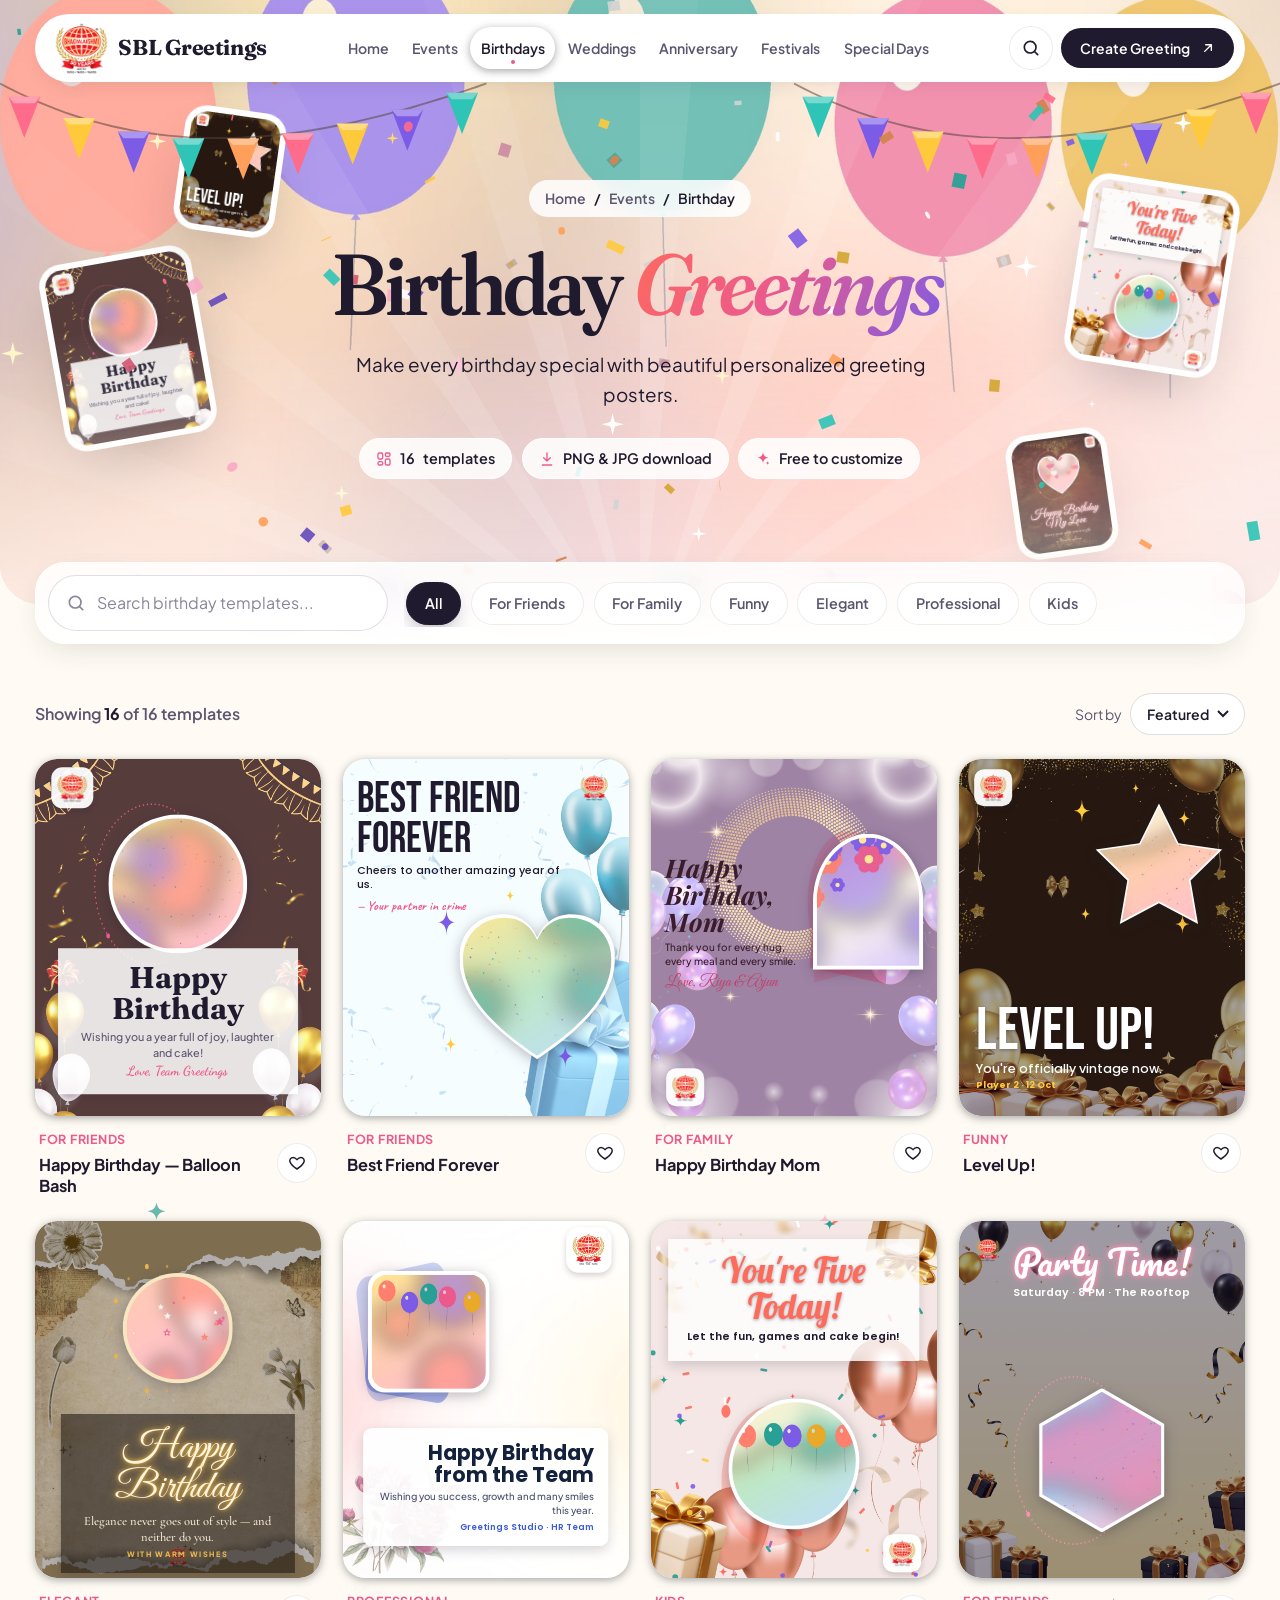
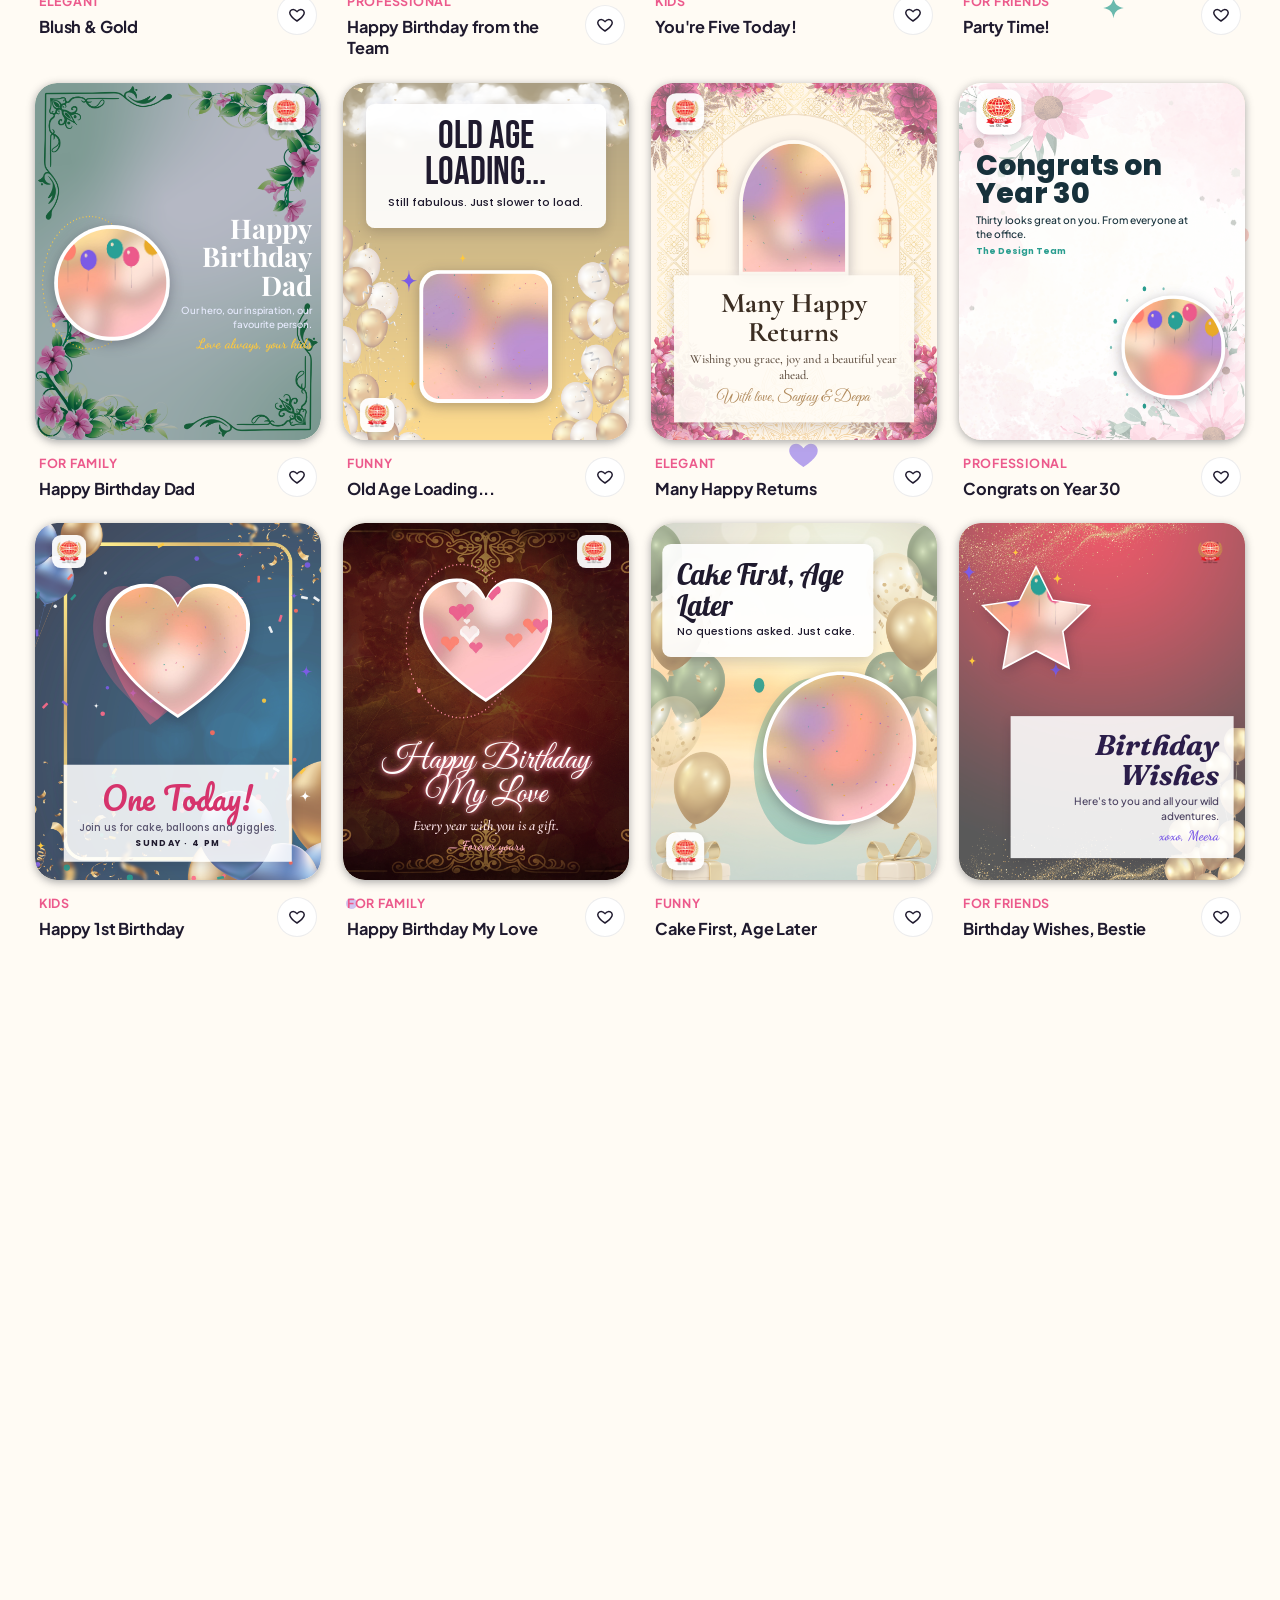
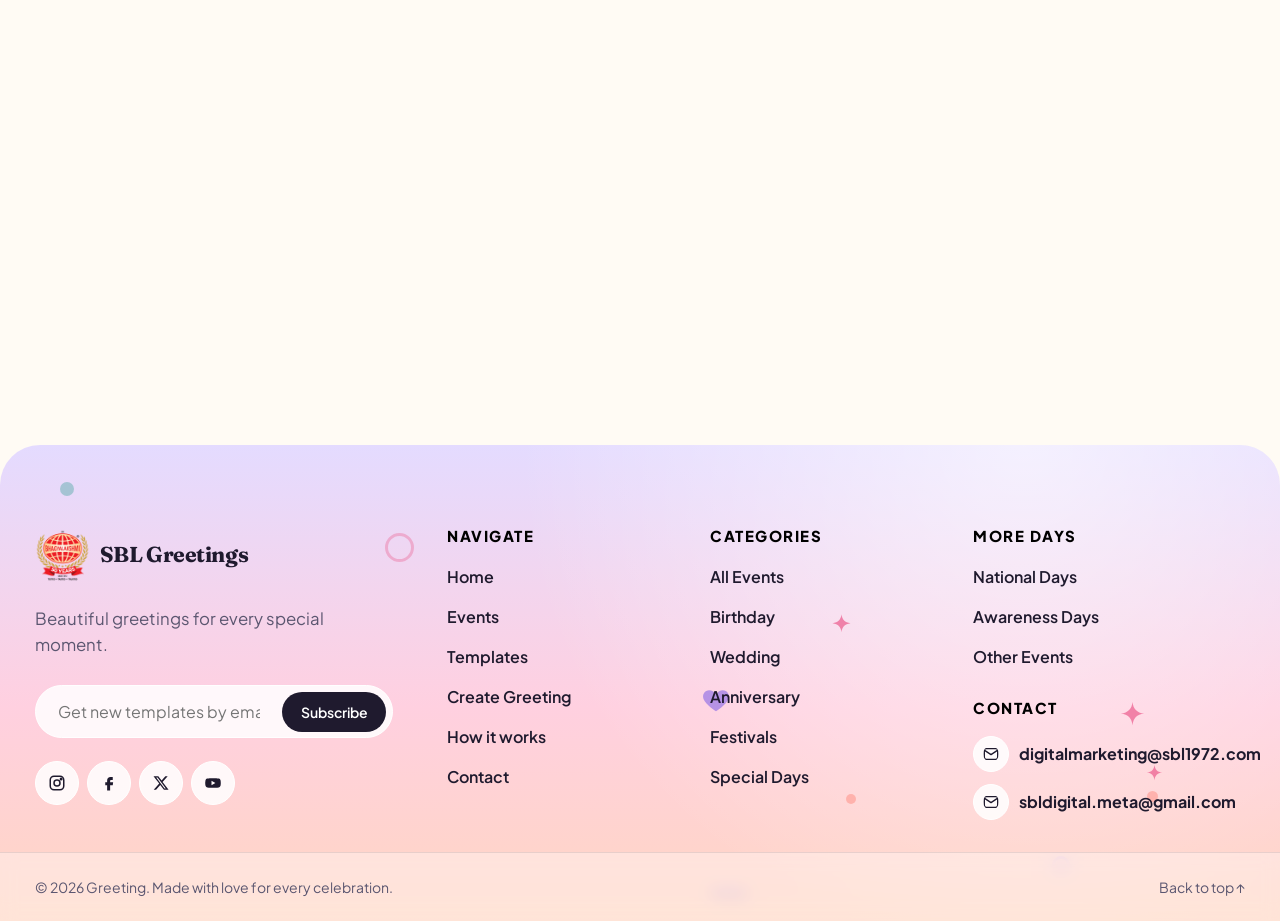
<file: frontend/events/birthday.html>
<!DOCTYPE html>
<html lang="en">

<head>
    <meta charset="UTF-8">
    <meta name="viewport" content="width=device-width, initial-scale=1">
    <title>Birthday Greetings — Greetings</title>
    <meta name="description" content="Make every birthday special with beautiful personalized greeting posters for friends, family, kids and colleagues.">
    <meta name="theme-color" content="#fffbf4">
    <link rel="icon" type="image/png" href="../images/icons/favicon.png">

    <link rel="preconnect" href="https://fonts.googleapis.com">
    <link rel="preconnect" href="https://fonts.gstatic.com" crossorigin>
    <link href="https://fonts.googleapis.com/css2?family=Bebas+Neue&family=Caveat:wght@500;700&family=Cormorant+Garamond:ital,wght@0,500;0,600;0,700;1,500;1,600&family=Dancing+Script:wght@500;700&family=Fraunces:ital,opsz,wght@0,9..144,400..700;1,9..144,400..700&family=Great+Vibes&family=Lobster&family=Pacifico&family=Playfair+Display:ital,wght@0,400;0,700;1,400;1,700&family=Plus+Jakarta+Sans:wght@400;500;600;700;800&family=Poppins:ital,wght@0,400;0,500;0,600;0,700;0,800;1,500&display=swap"
        rel="stylesheet">

    <link rel="stylesheet" href="../css/style.css">
    <link rel="stylesheet" href="../css/poster.css">
    <link rel="stylesheet" href="../css/responsive.css">
    <link rel="stylesheet" href="../css/editor.css">
    <link rel="stylesheet" href="../css/paid.css">
    <!-- look of THIS page only (colours, fonts, header) -->
    <link rel="stylesheet" href="../css/birthday.css">
    <script>
        document.documentElement.classList.add('js');
    </script>
</head>

<body class="is-loading page-birthday" data-root="../">

    <!-- Icon sprite (UI icons only) -->
    <svg width="0" height="0" style="position:absolute" aria-hidden="true">
    <symbol id="i-arrow" viewBox="0 0 24 24" fill="none" stroke="currentColor" stroke-width="2" stroke-linecap="round"
      stroke-linejoin="round">
      <path d="M5 12h14M13 6l6 6-6 6" />
    </symbol>
    <symbol id="i-search" viewBox="0 0 24 24" fill="none" stroke="currentColor" stroke-width="2" stroke-linecap="round">
      <circle cx="11" cy="11" r="7" />
      <path d="m20 20-3.5-3.5" />
    </symbol>
    <symbol id="i-close" viewBox="0 0 24 24" fill="none" stroke="currentColor" stroke-width="2" stroke-linecap="round">
      <path d="M6 6l12 12M18 6 6 18" />
    </symbol>
    <symbol id="i-edit" viewBox="0 0 24 24" fill="none" stroke="currentColor" stroke-width="2" stroke-linecap="round"
      stroke-linejoin="round">
      <path d="M12 20h9" />
      <path d="M16.5 3.5a2.1 2.1 0 0 1 3 3L7 19l-4 1 1-4Z" />
    </symbol>
    <symbol id="i-eye" viewBox="0 0 24 24" fill="none" stroke="currentColor" stroke-width="2" stroke-linecap="round"
      stroke-linejoin="round">
      <path d="M2 12s3.5-7 10-7 10 7 10 7-3.5 7-10 7S2 12 2 12Z" />
      <circle cx="12" cy="12" r="3" />
    </symbol>
    <symbol id="i-download" viewBox="0 0 24 24" fill="none" stroke="currentColor" stroke-width="2"
      stroke-linecap="round" stroke-linejoin="round">
      <path d="M12 3v12M7 10l5 5 5-5M5 21h14" />
    </symbol>
    <symbol id="i-heart" viewBox="0 0 24 24" fill="none" stroke="currentColor" stroke-width="2" stroke-linejoin="round">
      <path
        d="M12 20s-7.5-4.6-9.3-9.2C1.5 7.6 3.7 4.5 7 4.5c2 0 3.4 1.1 5 3 1.6-1.9 3-3 5-3 3.3 0 5.5 3.1 4.3 6.3C19.5 15.4 12 20 12 20Z" />
    </symbol>
    <symbol id="i-sparkle" viewBox="0 0 24 24" fill="currentColor">
      <path d="M12 2c.6 4.8 2.9 7.3 8 8-5.1.7-7.4 3.2-8 8-.6-4.8-2.9-7.3-8-8 5.1-.7 7.4-3.2 8-8Z" />
      <path d="M19 15c.3 2 1.1 2.8 3 3-1.9.2-2.7 1-3 3-.3-2-1.1-2.8-3-3 1.9-.2 2.7-1 3-3Z" />
    </symbol>
    <symbol id="i-image" viewBox="0 0 24 24" fill="none" stroke="currentColor" stroke-width="2" stroke-linecap="round"
      stroke-linejoin="round">
      <rect x="3" y="3" width="18" height="18" rx="4" />
      <circle cx="9" cy="9" r="2" />
      <path d="m21 15-5-5L5 21" />
    </symbol>
    <symbol id="i-type" viewBox="0 0 24 24" fill="none" stroke="currentColor" stroke-width="2" stroke-linecap="round">
      <path d="M4 7V5h16v2M9 19h6M12 5v14" />
    </symbol>
    <symbol id="i-check" viewBox="0 0 24 24" fill="none" stroke="currentColor" stroke-width="3" stroke-linecap="round"
      stroke-linejoin="round">
      <path d="m5 12 5 5L20 7" />
    </symbol>
    <symbol id="i-layout" viewBox="0 0 24 24" fill="none" stroke="currentColor" stroke-width="2"
      stroke-linejoin="round">
      <rect x="3" y="3" width="7" height="9" rx="2" />
      <rect x="14" y="3" width="7" height="5" rx="2" />
      <rect x="14" y="12" width="7" height="9" rx="2" />
      <rect x="3" y="16" width="7" height="5" rx="2" />
    </symbol>
    <symbol id="i-share" viewBox="0 0 24 24" fill="none" stroke="currentColor" stroke-width="2" stroke-linecap="round"
      stroke-linejoin="round">
      <circle cx="18" cy="5" r="3" />
      <circle cx="6" cy="12" r="3" />
      <circle cx="18" cy="19" r="3" />
      <path d="m8.6 13.5 6.8 4M15.4 6.5l-6.8 4" />
    </symbol>
    <symbol id="i-instagram" viewBox="0 0 24 24" fill="none" stroke="currentColor" stroke-width="2">
      <rect x="3" y="3" width="18" height="18" rx="5" />
      <circle cx="12" cy="12" r="4" />
      <circle cx="17.5" cy="6.5" r="1" fill="currentColor" />
    </symbol>
    <symbol id="i-facebook" viewBox="0 0 24 24" fill="currentColor">
      <path d="M14 8h3V4h-3c-2.8 0-4.5 1.8-4.5 4.6V11H7v4h2.5v7h4v-7H17l.5-4h-4V9c0-.6.4-1 1-1Z" />
    </symbol>
    <symbol id="i-x" viewBox="0 0 24 24" fill="currentColor">
      <path
        d="M17.8 3h3.1l-6.8 7.7 8 10.3h-6.2l-4.9-6.3L5.4 21H2.3l7.3-8.3L2 3h6.4l4.4 5.8L17.8 3Zm-1.1 16.2h1.7L7.4 4.7H5.6l11.1 14.5Z" />
    </symbol>
    <symbol id="i-pinterest" viewBox="0 0 24 24" fill="currentColor">
      <path
        d="M12 2a10 10 0 0 0-3.6 19.3c-.1-.8-.2-2 0-2.9l1.3-5.4s-.3-.7-.3-1.6c0-1.5.9-2.7 2-2.7.9 0 1.4.7 1.4 1.5 0 .9-.6 2.3-.9 3.6-.3 1.1.5 2 1.6 2 1.9 0 3.4-2 3.4-5 0-2.6-1.9-4.4-4.5-4.4-3.1 0-4.9 2.3-4.9 4.7 0 .9.4 1.9.8 2.5.1.1.1.2.1.3l-.3 1.2c0 .2-.2.3-.4.2-1.4-.6-2.2-2.6-2.2-4.2 0-3.4 2.5-6.6 7.2-6.6 3.8 0 6.7 2.7 6.7 6.3 0 3.8-2.4 6.8-5.7 6.8-1.1 0-2.2-.6-2.5-1.3l-.7 2.6c-.2 1-.9 2.2-1.4 2.9A10 10 0 1 0 12 2Z" />
    </symbol>
    <symbol id="i-youtube" viewBox="0 0 24 24" fill="currentColor">
      <path
        d="M22 8.2a3 3 0 0 0-2.1-2.1C18 5.6 12 5.6 12 5.6s-6 0-7.9.5A3 3 0 0 0 2 8.2 31 31 0 0 0 1.6 12 31 31 0 0 0 2 15.8a3 3 0 0 0 2.1 2.1c1.9.5 7.9.5 7.9.5s6 0 7.9-.5a3 3 0 0 0 2.1-2.1c.4-1.2.4-3.8.4-3.8s0-2.6-.4-3.8ZM10 15V9l5.2 3L10 15Z" />
    </symbol>
  </svg>

    <a class="skip-link" href="#main">Skip to content</a>

    <!-- ================= HEADER ================= -->
    <header class="site-header" id="siteHeader">
        <div class="container">
            <nav class="nav" aria-label="Main navigation">
                <a href="../index.html" class="logo" aria-label="Greetings home">
                    <img src="../images/logo/logo.png" alt="" width="38" height="38">
                    <span>SBL Greetings</span>
                </a>

                <ul class="nav__menu">
                    <li><a class="nav__link" href="../index.html">Home</a></li>
                    <li><a class="nav__link" href="events.html">Events</a></li>
                    <li><a class="nav__link is-active" href="birthday.html" aria-current="page">Birthdays</a></li>
                    <li><a class="nav__link" href="wedding.html">Weddings</a></li>
                    <li><a class="nav__link" href="anniversary.html">Anniversary</a></li>
                    <li><a class="nav__link" href="festivals.html">Festivals</a></li>
                    <li><a class="nav__link" href="special-days.html">Special Days</a></li>
                </ul>

                <div class="nav__actions">
                    <button class="icon-btn" type="button" data-search-open aria-label="Search greetings">
            <svg class="icon">
              <use href="#i-search" />
            </svg>
          </button>
                    <button class="btn btn--sm nav__cta-desktop" type="button" data-edit="blank-01">
            Create Greeting <svg class="icon icon--arrow">
              <use href="#i-arrow" />
            </svg>
          </button>
                    <button class="nav__toggle" type="button" aria-label="Open menu" aria-expanded="false" aria-controls="mobileMenu">
            <span></span><span></span>
          </button>
                </div>
            </nav>
        </div>
    </header>

    <div class="mobile-menu" id="mobileMenu" aria-label="Mobile navigation">
        <ul class="mobile-menu__list">
            <li><a class="mobile-menu__link" href="../index.html">Home <svg class="icon">
            <use href="#i-arrow" />
          </svg></a></li>
            <li><a class="mobile-menu__link" href="events.html">Events <svg class="icon">
            <use href="#i-arrow" />
          </svg></a></li>
            <li><a class="mobile-menu__link is-active" href="birthday.html" aria-current="page">Birthdays <svg class="icon">
            <use href="#i-arrow" />
          </svg></a></li>
            <li><a class="mobile-menu__link" href="wedding.html">Weddings <svg class="icon">
            <use href="#i-arrow" />
          </svg></a></li>
            <li><a class="mobile-menu__link" href="anniversary.html">Anniversary <svg class="icon">
            <use href="#i-arrow" />
          </svg></a></li>
            <li><a class="mobile-menu__link" href="festivals.html">Festivals <svg class="icon">
            <use href="#i-arrow" />
          </svg></a></li>
            <li><a class="mobile-menu__link" href="special-days.html">Special Days <svg class="icon">
            <use href="#i-arrow" />
          </svg></a></li>
        </ul>
        <div class="mobile-menu__foot">
            <button class="btn btn--lg" type="button" data-edit="blank-01">Create Greeting <svg class="icon icon--arrow">
          <use href="#i-arrow" />
        </svg></button>
        </div>
    </div>

    <main id="main">

        <!-- =====================================================================
         EVENT HERO
         ▸ TO CHANGE THE BACKGROUND IMAGE, edit --hero-bg below.
           Put your image in /images/backgrounds/ and update the file name.
           (Path is relative to THIS html file, so keep the "../".)
         ▸ --hero-overlay  : white wash over the image, 0 (none) → 1 (solid)
         ▸ --hero-position : which part of the image stays visible
                             (center | top | bottom | 50% 30% …)
         ===================================================================== -->
        <section class="event-hero has-scene" aria-labelledby="eventTitle" data-floaters="14" data-floaters-type="balloons" style="--hero-bg: url('../images/backgrounds/birthday-bg.jpg'); --hero-overlay: 0.35; --hero-position: center;">

            <!-- ===== Animated background scene (decorative) =====
           photo drift · light rays · glowing bokeh · sparkles · bunting · falling confetti
           Turn a layer off by deleting its line. Counts are in data-bokeh / data-sparkles. -->
            <div class="event-hero__scene" aria-hidden="true">
                <div class="event-hero__photo"></div>
            </div>
            <div class="event-hero__fx" aria-hidden="true">
                <span class="event-hero__rays"></span>
                <div class="event-hero__bokeh" data-bokeh="18"></div>
                <div class="event-hero__sparkles" data-sparkles="18"></div>
            </div>
            <div class="event-hero__bunting" aria-hidden="true" data-bunting="#ff6b8a,#ffc93c,#7c5ce6,#2ec4b6,#ff9f5a"></div>
            <canvas class="event-hero__confetti" aria-hidden="true" data-confetti-canvas></canvas>

            <figure class="event-hero__peek event-hero__peek--l" aria-hidden="true" data-clone-poster="birthday-01"></figure>
            <figure class="event-hero__peek event-hero__peek--r" aria-hidden="true" data-clone-poster="birthday-07"></figure>
            <figure class="event-hero__peek event-hero__peek--l2" aria-hidden="true" data-clone-poster="birthday-04"></figure>
            <figure class="event-hero__peek event-hero__peek--r2" aria-hidden="true" data-clone-poster="birthday-14"></figure>

            <div class="container">
                <div class="event-hero__inner">
                    <nav class="breadcrumb" aria-label="Breadcrumb" data-reveal="fade-up">
                        <a href="../index.html">Home</a> <span aria-hidden="true">/</span>
                        <a href="events.html">Events</a> <span aria-hidden="true">/</span>
                        <span aria-current="page">Birthday</span>
                    </nav>
                    <h1 class="event-hero__title" id="eventTitle" data-reveal="fade-up" style="--delay:.08s">
                        Birthday <span class="text-gradient">Greetings</span>
                    </h1>
                    <p class="event-hero__text" data-reveal="fade-up" style="--delay:.16s">
                        Make every birthday special with beautiful personalized greeting posters.
                    </p>
                    <div class="event-hero__stats" data-reveal="fade-up" style="--delay:.24s">
                        <span class="stat-pill"><svg class="icon">
                <use href="#i-layout" />
              </svg> <span data-total-count>16</span> templates</span>
                        <span class="stat-pill"><svg class="icon">
                <use href="#i-download" />
              </svg> PNG &amp; JPG download</span>
                        <span class="stat-pill"><svg class="icon">
                <use href="#i-sparkle" />
              </svg> Free to customize</span>
                    </div>
                </div>
            </div>
        </section>

        <!-- ================= SEARCH + FILTERS ================= -->
        <div class="toolbar">
            <div class="container">
                <div class="toolbar__inner" data-reveal="fade-up">
                    <label class="search-field">
            <span class="visually-hidden">Search birthday templates</span>
            <svg class="icon">
              <use href="#i-search" />
            </svg>
            <input type="search" id="templateSearch" placeholder="Search birthday templates..." autocomplete="off">
          </label>
                    <div class="chip-row" id="templateFilters" role="group" aria-label="Filter templates">
                        <button class="chip is-active" type="button" data-filter="all" aria-pressed="true">All</button>
                        <button class="chip" type="button" data-filter="friends" aria-pressed="false">For Friends</button>
                        <button class="chip" type="button" data-filter="family" aria-pressed="false">For Family</button>
                        <button class="chip" type="button" data-filter="funny" aria-pressed="false">Funny</button>
                        <button class="chip" type="button" data-filter="elegant" aria-pressed="false">Elegant</button>
                        <button class="chip" type="button" data-filter="professional" aria-pressed="false">Professional</button>
                        <button class="chip" type="button" data-filter="kids" aria-pressed="false">Kids</button>
                    </div>
                </div>
            </div>
        </div>

        <!-- ================= TEMPLATES ================= -->
        <section class="section" style="padding-top:0" aria-label="Birthday templates" data-floaters="12">
            <div class="container">
                <div class="results-bar">
                    <p class="results-bar__count" id="resultsCount" aria-live="polite">Showing <strong>16</strong> templates</p>
                    <label class="sort-select">Sort by
            <select id="templateSort">
              <option value="featured">Featured</option>
              <option value="newest">Newest</option>
              <option value="az">A – Z</option>
            </select>
          </label>
                </div>

                <!-- Template card fields:
             data-tags  : filter keys (friends family funny elegant professional kids)
             data-added : date added (for "Newest" sorting)
             data-title / data-cat : name + category shown under the card -->
                <div class="template-grid" id="templateGrid">
                    <!-- Poster cards: every text, colour, image and position is editable right here. -->

                    <!--Birthday 16  -->

                    <article class="poster-card" data-reveal="fade-up" data-template="birthday-01" data-tags="friends family" data-added="2026-05-02" data-title="Happy Birthday — Balloon Bash" data-cat="For Friends">
                        <div class="poster-card__media">
                            <div class="poster" data-name="Happy Birthday — Balloon Bash" style="--accent:#ec5a8c">
                                <img class="poster__bg" src="../images/1 birthday/1.Birthday.png" alt="" style="--pos:50% 50%" loading="lazy">
                                <div class="poster__overlay" style="--overlay:rgba(255,255,255,0.12)"></div>
                                <figure class="poster__photo" data-shape="circle" data-decor="ring" style="--x:50; --y:35; --w:46">
                                    <img src="../images/photos/cake-candles.jpg" alt="Birthday cake with candles" loading="lazy">
                                </figure>
                                <figure class="poster__logo" data-badge style="--x:13; --y:8; --w:11"><img src="../images/logo/logo.png" alt="Logo"></figure>
                                <div class="poster__text" data-anchor="bottom" data-card style="--x:50; --y:94; --w:84; --card:rgba(255,255,255,0.86)">
                                    <p class="poster__kicker" style="--font:'Plus Jakarta Sans'; --fallback:sans-serif; --size:2.8; --weight:800; --color:#ec5a8c; --align:center; --spacing:0.25em; --case:uppercase">
                                        Celebrate</p>
                                    <p class="poster__heading" style="--font:'Fraunces'; --fallback:serif; --size:10.5; --weight:700; --color:#1f1a2e; --align:center; --lh:1.05">
                                        Happy Birthday</p>
                                    <p class="poster__message" style="--font:'Plus Jakarta Sans'; --fallback:sans-serif; --size:3.8; --weight:500; --color:#5b5670; --align:center; --lh:1.4">
                                        Wishing you a year full of joy, laughter and cake!</p>
                                    <p class="poster__from" style="--font:'Dancing Script'; --fallback:cursive; --size:4.6; --weight:700; --color:#ec5a8c; --align:center">
                                        Love, Team Greetings</p>
                                </div>
                            </div>
                            <div class="poster-card__overlay">
                                <div class="poster-actions">
                                    <button class="poster-action poster-action--primary" type="button" data-edit><svg class="icon">
                      <use href="#i-edit" />
                    </svg>Edit</button>
                                    <button class="poster-action" type="button" data-preview><svg class="icon">
                      <use href="#i-eye" />
                    </svg>Preview</button>
                                    <button class="poster-action" type="button" data-download><svg class="icon">
                      <use href="#i-download" />
                    </svg>Download</button>
                                </div>
                            </div>
                        </div>
                        <div class="poster-card__mobile-actions">
                            <button class="poster-action poster-action--primary" type="button" data-edit aria-label="Edit Happy Birthday — Balloon Bash"><svg class="icon">
                  <use href="#i-edit" />
                </svg><span>Edit</span></button>
                            <button class="poster-action" type="button" data-preview aria-label="Preview Happy Birthday — Balloon Bash"><svg class="icon">
                  <use href="#i-eye" />
                </svg><span>View</span></button>
                            <button class="poster-action" type="button" data-download aria-label="Download Happy Birthday — Balloon Bash"><svg class="icon">
                  <use href="#i-download" />
                </svg><span>Save</span></button>
                        </div>
                        <div class="poster-card__meta">
                            <div>
                                <p class="poster-card__cat">For Friends</p>
                                <h3 class="poster-card__title">Happy Birthday — Balloon Bash</h3>
                            </div>
                            <button class="poster-card__fav" type="button" aria-label="Save to favourites" aria-pressed="false"><svg
                  class="icon">
                  <use href="#i-heart" />
                </svg></button>
                        </div>
                    </article>
                    <article class="poster-card" data-reveal="fade-up" data-template="birthday-02" data-tags="friends" data-added="2026-08-14" data-title="Best Friend Forever" data-cat="For Friends">
                        <div class="poster-card__media">
                            <div class="poster" data-name="Best Friend Forever" style="--accent:#7c5ce6">
                                <img class="poster__bg" src="../images/1 birthday/2.png" alt="" style="--pos:50% 50%" loading="lazy">
                                <div class="poster__overlay" style="--overlay:rgba(255,255,255,0.3)"></div>
                                <figure class="poster__photo" data-shape="heart" data-decor="sparkles" style="--x:68; --y:64; --w:52">
                                    <img src="../images/photos/confetti-woman.jpg" alt="Friend throwing confetti" loading="lazy">
                                </figure>
                                <figure class="poster__logo" style="--x:88; --y:8; --w:10"><img src="../images/logo/logo.png" alt="Logo"></figure>
                                <div class="poster__text" data-anchor="top" style="--x:43; --y:6; --w:76">
                                    <p class="poster__kicker" style="--font:'Caveat'; --fallback:cursive; --size:5.4; --weight:700; --color:#7c5ce6; --align:left">
                                        For my bestie</p>
                                    <p class="poster__heading" style="--font:'Bebas Neue'; --fallback:sans-serif; --size:15; --weight:400; --color:#1f1a2e; --align:left; --lh:0.92">
                                        Best Friend Forever</p>
                                    <p class="poster__message" style="--font:'Poppins'; --fallback:sans-serif; --size:3.8; --weight:500; --color:#1f1a2e; --align:left; --lh:1.35">
                                        Cheers to another amazing year of us.</p>
                                    <p class="poster__from" style="--font:'Caveat'; --fallback:cursive; --size:4.6; --weight:700; --color:#ec5a8c; --align:left">
                                        — Your partner in crime</p>
                                </div>
                            </div>
                            <div class="poster-card__overlay">
                                <div class="poster-actions">
                                    <button class="poster-action poster-action--primary" type="button" data-edit><svg class="icon">
                      <use href="#i-edit" />
                    </svg>Edit</button>
                                    <button class="poster-action" type="button" data-preview><svg class="icon">
                      <use href="#i-eye" />
                    </svg>Preview</button>
                                    <button class="poster-action" type="button" data-download><svg class="icon">
                      <use href="#i-download" />
                    </svg>Download</button>
                                </div>
                            </div>
                        </div>
                        <div class="poster-card__mobile-actions">
                            <button class="poster-action poster-action--primary" type="button" data-edit aria-label="Edit Best Friend Forever"><svg class="icon">
                  <use href="#i-edit" />
                </svg><span>Edit</span></button>
                            <button class="poster-action" type="button" data-preview aria-label="Preview Best Friend Forever"><svg
                  class="icon">
                  <use href="#i-eye" />
                </svg><span>View</span></button>
                            <button class="poster-action" type="button" data-download aria-label="Download Best Friend Forever"><svg
                  class="icon">
                  <use href="#i-download" />
                </svg><span>Save</span></button>
                        </div>
                        <div class="poster-card__meta">
                            <div>
                                <p class="poster-card__cat">For Friends</p>
                                <h3 class="poster-card__title">Best Friend Forever</h3>
                            </div>
                            <button class="poster-card__fav" type="button" aria-label="Save to favourites" aria-pressed="false"><svg
                  class="icon">
                  <use href="#i-heart" />
                </svg></button>
                        </div>
                    </article>
                    <article class="poster-card" data-reveal="fade-up" data-template="birthday-03" data-tags="family" data-added="2026-06-20" data-title="Happy Birthday Mom" data-cat="For Family">
                        <div class="poster-card__media">
                            <div class="poster" data-name="Happy Birthday Mom" style="--accent:#c2406a">
                                <img class="poster__bg" src="../images/1 birthday/3.png" alt="" style="--pos:50% 50%" loading="lazy">
                                <div class="poster__overlay" style="--overlay:rgba(255,245,248,0.5)"></div>
                                <figure class="poster__photo" data-shape="arch" data-decor="layers" style="--x:76; --y:40; --w:36">
                                    <img src="../images/photos/pink-bouquet.jpg" alt="Bouquet of pink roses" loading="lazy">
                                </figure>
                                <figure class="poster__logo" data-badge style="--x:12; --y:92; --w:10"><img src="../images/logo/logo.png" alt="Logo"></figure>
                                <div class="poster__text" data-anchor="middle" style="--x:30; --y:46; --w:50">
                                    <p class="poster__kicker" style="--font:'Plus Jakarta Sans'; --fallback:sans-serif; --size:2.6; --weight:800; --color:#c2406a; --align:left; --spacing:0.2em; --case:uppercase">
                                        With all our love</p>
                                    <p class="poster__heading" style="--font:'Playfair Display'; --fallback:serif; --size:9; --weight:700; --color:#3a1d2c; --align:left; --style:italic; --lh:1.05">
                                        Happy Birthday, Mom</p>
                                    <p class="poster__message" style="--font:'Plus Jakarta Sans'; --fallback:sans-serif; --size:3.5; --weight:500; --color:#3a1d2c; --align:left; --lh:1.4">
                                        Thank you for every hug, every meal and every smile.</p>
                                    <p class="poster__from" style="--font:'Great Vibes'; --fallback:cursive; --size:6; --weight:400; --color:#c2406a; --align:left">
                                        Love, Riya &amp; Arjun</p>
                                </div>
                            </div>
                            <div class="poster-card__overlay">
                                <div class="poster-actions">
                                    <button class="poster-action poster-action--primary" type="button" data-edit><svg class="icon">
                      <use href="#i-edit" />
                    </svg>Edit</button>
                                    <button class="poster-action" type="button" data-preview><svg class="icon">
                      <use href="#i-eye" />
                    </svg>Preview</button>
                                    <button class="poster-action" type="button" data-download><svg class="icon">
                      <use href="#i-download" />
                    </svg>Download</button>
                                </div>
                            </div>
                        </div>
                        <div class="poster-card__mobile-actions">
                            <button class="poster-action poster-action--primary" type="button" data-edit aria-label="Edit Happy Birthday Mom"><svg class="icon">
                  <use href="#i-edit" />
                </svg><span>Edit</span></button>
                            <button class="poster-action" type="button" data-preview aria-label="Preview Happy Birthday Mom"><svg
                  class="icon">
                  <use href="#i-eye" />
                </svg><span>View</span></button>
                            <button class="poster-action" type="button" data-download aria-label="Download Happy Birthday Mom"><svg
                  class="icon">
                  <use href="#i-download" />
                </svg><span>Save</span></button>
                        </div>
                        <div class="poster-card__meta">
                            <div>
                                <p class="poster-card__cat">For Family</p>
                                <h3 class="poster-card__title">Happy Birthday Mom</h3>
                            </div>
                            <button class="poster-card__fav" type="button" aria-label="Save to favourites" aria-pressed="false"><svg
                  class="icon">
                  <use href="#i-heart" />
                </svg></button>
                        </div>
                    </article>
                    <article class="poster-card" data-reveal="fade-up" data-template="birthday-04" data-tags="funny friends" data-added="2026-09-10" data-title="Level Up!" data-cat="Funny">
                        <div class="poster-card__media">
                            <div class="poster" data-name="Level Up!" style="--accent:#ffc93c">
                                <img class="poster__bg" src="../images/1 birthday/4.png" alt="" style="--pos:50% 50%" loading="lazy">
                                <div class="poster__overlay" style="--overlay:rgba(20,14,40,0.38)"></div>
                                <figure class="poster__photo" data-shape="star" data-decor="sparkles" style="--x:70; --y:30; --w:44">
                                    <img src="../images/photos/cake-sparkler.jpg" alt="Cake with a sparkler" loading="lazy">
                                </figure>
                                <figure class="poster__logo" data-badge style="--x:12; --y:8; --w:10"><img src="../images/logo/logo.png" alt="Logo"></figure>
                                <div class="poster__text" data-anchor="bottom" style="--x:47; --y:93; --w:82">
                                    <p class="poster__kicker" style="--font:'Poppins'; --fallback:sans-serif; --size:3; --weight:700; --color:#ffc93c; --align:left; --spacing:0.15em; --case:uppercase">
                                        Achievement unlocked</p>
                                    <p class="poster__heading" data-effect="shadow" style="--font:'Bebas Neue'; --fallback:sans-serif; --size:21; --weight:400; --color:#ffffff; --align:left; --lh:0.9; --gap:1">
                                        Level Up!</p>
                                    <p class="poster__message" style="--font:'Poppins'; --fallback:sans-serif; --size:4.4; --weight:500; --color:#ffffff; --align:left">
                                        You&#x27;re officially vintage now.</p>
                                    <p class="poster__from" style="--font:'Poppins'; --fallback:sans-serif; --size:3.2; --weight:700; --color:#ffc93c; --align:left">
                                        Player 2 · 12 Oct</p>
                                </div>
                            </div>
                            <div class="poster-card__overlay">
                                <div class="poster-actions">
                                    <button class="poster-action poster-action--primary" type="button" data-edit><svg class="icon">
                      <use href="#i-edit" />
                    </svg>Edit</button>
                                    <button class="poster-action" type="button" data-preview><svg class="icon">
                      <use href="#i-eye" />
                    </svg>Preview</button>
                                    <button class="poster-action" type="button" data-download><svg class="icon">
                      <use href="#i-download" />
                    </svg>Download</button>
                                </div>
                            </div>
                        </div>
                        <div class="poster-card__mobile-actions">
                            <button class="poster-action poster-action--primary" type="button" data-edit aria-label="Edit Level Up!"><svg class="icon">
                  <use href="#i-edit" />
                </svg><span>Edit</span></button>
                            <button class="poster-action" type="button" data-preview aria-label="Preview Level Up!"><svg class="icon">
                  <use href="#i-eye" />
                </svg><span>View</span></button>
                            <button class="poster-action" type="button" data-download aria-label="Download Level Up!"><svg
                  class="icon">
                  <use href="#i-download" />
                </svg><span>Save</span></button>
                        </div>
                        <div class="poster-card__meta">
                            <div>
                                <p class="poster-card__cat">Funny</p>
                                <h3 class="poster-card__title">Level Up!</h3>
                            </div>
                            <button class="poster-card__fav" type="button" aria-label="Save to favourites" aria-pressed="false"><svg
                  class="icon">
                  <use href="#i-heart" />
                </svg></button>
                        </div>
                    </article>
                    <article class="poster-card" data-reveal="fade-up" data-template="birthday-05" data-tags="elegant" data-added="2026-03-18" data-title="Blush &amp; Gold" data-cat="Elegant">
                        <div class="poster-card__media">
                            <div class="poster" data-name="Blush &amp; Gold" style="--accent:#e8b64c">
                                <img class="poster__bg" src="../images/1 birthday/5.png" alt="" style="--pos:50% 50%" loading="lazy">
                                <div class="poster__overlay" style="--overlay:rgba(30,20,10,0.28)"></div>
                                <figure class="poster__photo" data-shape="circle" data-decor="dots" style="--x:50; --y:30; --w:36; --frame:#f6e7c1">
                                    <img src="../images/photos/gift-gold.jpg" alt="Gift box with a gold ribbon" loading="lazy">
                                </figure>
                                <figure class="poster__logo" style="--x:50; --y:94; --w:8"><img src="../images/logo/logo.png" alt="Logo"></figure>
                                <div class="poster__text" data-anchor="top" data-card style="--x:50; --y:54; --w:82; --card:rgba(20,14,10,0.55)">
                                    <p class="poster__kicker" style="--font:'Cormorant Garamond'; --fallback:serif; --size:3.6; --weight:600; --color:#f3d9a4; --align:center; --style:italic; --spacing:0.08em">
                                        Elegant wishes</p>
                                    <p class="poster__heading" data-effect="glow" style="--font:'Great Vibes'; --fallback:cursive; --size:14; --weight:400; --color:#fff4dc; --align:center; --lh:1">
                                        Happy Birthday</p>
                                    <p class="poster__message" style="--font:'Cormorant Garamond'; --fallback:serif; --size:4.4; --weight:500; --color:#fff4dc; --align:center; --lh:1.3">
                                        Elegance never goes out of style — and neither do you.</p>
                                    <p class="poster__from" style="--font:'Plus Jakarta Sans'; --fallback:sans-serif; --size:2.6; --weight:800; --color:#e8b64c; --align:center; --spacing:0.22em; --case:uppercase">
                                        With warm wishes</p>
                                </div>
                            </div>
                            <div class="poster-card__overlay">
                                <div class="poster-actions">
                                    <button class="poster-action poster-action--primary" type="button" data-edit><svg class="icon">
                      <use href="#i-edit" />
                    </svg>Edit</button>
                                    <button class="poster-action" type="button" data-preview><svg class="icon">
                      <use href="#i-eye" />
                    </svg>Preview</button>
                                    <button class="poster-action" type="button" data-download><svg class="icon">
                      <use href="#i-download" />
                    </svg>Download</button>
                                </div>
                            </div>
                        </div>
                        <div class="poster-card__mobile-actions">
                            <button class="poster-action poster-action--primary" type="button" data-edit aria-label="Edit Blush &amp; Gold"><svg class="icon">
                  <use href="#i-edit" />
                </svg><span>Edit</span></button>
                            <button class="poster-action" type="button" data-preview aria-label="Preview Blush &amp; Gold"><svg
                  class="icon">
                  <use href="#i-eye" />
                </svg><span>View</span></button>
                            <button class="poster-action" type="button" data-download aria-label="Download Blush &amp; Gold"><svg
                  class="icon">
                  <use href="#i-download" />
                </svg><span>Save</span></button>
                        </div>
                        <div class="poster-card__meta">
                            <div>
                                <p class="poster-card__cat">Elegant</p>
                                <h3 class="poster-card__title">Blush &amp; Gold</h3>
                            </div>
                            <button class="poster-card__fav" type="button" aria-label="Save to favourites" aria-pressed="false"><svg
                  class="icon">
                  <use href="#i-heart" />
                </svg></button>
                        </div>
                    </article>

                    <article class="poster-card" data-reveal="fade-up" data-template="birthday-06" data-tags="professional" data-added="2026-07-01" data-title="Happy Birthday from the Team" data-cat="Professional">
                        <div class="poster-card__media">
                            <div class="poster" data-name="Happy Birthday from the Team" style="--accent:#3a5bd9">
                                <img class="poster__bg" src="../images/1 birthday/7.png" alt="" style="--pos:50% 50%" loading="lazy">
                                <div class="poster__overlay" style="--overlay:rgba(255,255,255,0.4)"></div>
                                <figure class="poster__photo" data-shape="rounded" data-decor="layers" style="--x:30; --y:31; --w:40">
                                    <img src="../images/photos/balloons-blue.jpg" alt="Blue balloons" loading="lazy">
                                </figure>
                                <figure class="poster__logo" data-badge style="--x:86; --y:8; --w:12"><img src="../images/logo/logo.png" alt="Logo"></figure>
                                <div class="poster__text" data-anchor="top" data-card style="--x:50; --y:58; --w:86; --card:rgba(255,255,255,0.93); --radius:3">
                                    <p class="poster__kicker" style="--font:'Poppins'; --fallback:sans-serif; --size:2.6; --weight:700; --color:#3a5bd9; --align:right; --spacing:0.18em; --case:uppercase">
                                        From all of us</p>
                                    <p class="poster__heading" style="--font:'Poppins'; --fallback:sans-serif; --size:7.2; --weight:700; --color:#14213d; --align:right; --lh:1.05">
                                        Happy Birthday from the Team</p>
                                    <p class="poster__message" style="--font:'Plus Jakarta Sans'; --fallback:sans-serif; --size:3.4; --weight:500; --color:#45506b; --align:right; --lh:1.4">
                                        Wishing you success, growth and many smiles this year.</p>
                                    <p class="poster__from" style="--font:'Poppins'; --fallback:sans-serif; --size:3; --weight:600; --color:#3a5bd9; --align:right">
                                        Greetings Studio · HR Team</p>
                                </div>
                            </div>
                            <div class="poster-card__overlay">
                                <div class="poster-actions">
                                    <button class="poster-action poster-action--primary" type="button" data-edit><svg class="icon">
                      <use href="#i-edit" />
                    </svg>Edit</button>
                                    <button class="poster-action" type="button" data-preview><svg class="icon">
                      <use href="#i-eye" />
                    </svg>Preview</button>
                                    <button class="poster-action" type="button" data-download><svg class="icon">
                      <use href="#i-download" />
                    </svg>Download</button>
                                </div>
                            </div>
                        </div>
                        <div class="poster-card__mobile-actions">
                            <button class="poster-action poster-action--primary" type="button" data-edit aria-label="Edit Happy Birthday from the Team"><svg class="icon">
                  <use href="#i-edit" />
                </svg><span>Edit</span></button>
                            <button class="poster-action" type="button" data-preview aria-label="Preview Happy Birthday from the Team"><svg class="icon">
                  <use href="#i-eye" />
                </svg><span>View</span></button>
                            <button class="poster-action" type="button" data-download aria-label="Download Happy Birthday from the Team"><svg class="icon">
                  <use href="#i-download" />
                </svg><span>Save</span></button>
                        </div>
                        <div class="poster-card__meta">
                            <div>
                                <p class="poster-card__cat">Professional</p>
                                <h3 class="poster-card__title">Happy Birthday from the Team</h3>
                            </div>
                            <button class="poster-card__fav" type="button" aria-label="Save to favourites" aria-pressed="false"><svg
                  class="icon">
                  <use href="#i-heart" />
                </svg></button>
                        </div>
                    </article>
                    <article class="poster-card" data-reveal="fade-up" data-template="birthday-07" data-tags="kids" data-added="2026-09-22" data-title="You&#x27;re Five Today!" data-cat="Kids">
                        <div class="poster-card__media">
                            <div class="poster" data-name="You&#x27;re Five Today!" data-confetti="11" style="--accent:#ff6b5b">
                                <img class="poster__bg" src="../images/1 birthday/8.png" alt="" style="--pos:50% 50%" loading="lazy">
                                <figure class="poster__photo" data-shape="blob" data-decor="blob" style="--x:50; --y:68; --w:44">
                                    <img src="../images/photos/polka-balloons.jpg" alt="Polka dot balloons" loading="lazy">
                                </figure>
                                <figure class="poster__logo" data-badge style="--x:88; --y:93; --w:10"><img src="../images/logo/logo.png" alt="Logo"></figure>
                                <div class="poster__text" data-anchor="top" data-card style="--x:50; --y:5; --w:88; --card:rgba(255,255,255,0.8)">
                                    <p class="poster__kicker" style="--font:'Caveat'; --fallback:cursive; --size:5.6; --weight:700; --color:#1f1a2e; --align:center; --gap:0.4">
                                        Guess who&#x27;s five?</p>
                                    <p class="poster__heading" data-effect="shadow" style="--font:'Lobster'; --fallback:cursive; --size:12; --weight:400; --color:#ff6b5b; --align:center; --lh:1.05">
                                        You&#x27;re Five Today!</p>
                                    <p class="poster__message" style="--font:'Poppins'; --fallback:sans-serif; --size:3.8; --weight:600; --color:#1f1a2e; --align:center">
                                        Let the fun, games and cake begin!</p>
                                    <p class="poster__from" style="--font:'Poppins'; --fallback:sans-serif; --size:3; --weight:600; --color:#1f1a2e; --align:center">
                                    </p>
                                </div>
                            </div>
                            <div class="poster-card__overlay">
                                <div class="poster-actions">
                                    <button class="poster-action poster-action--primary" type="button" data-edit><svg class="icon">
                      <use href="#i-edit" />
                    </svg>Edit</button>
                                    <button class="poster-action" type="button" data-preview><svg class="icon">
                      <use href="#i-eye" />
                    </svg>Preview</button>
                                    <button class="poster-action" type="button" data-download><svg class="icon">
                      <use href="#i-download" />
                    </svg>Download</button>
                                </div>
                            </div>
                        </div>
                        <div class="poster-card__mobile-actions">
                            <button class="poster-action poster-action--primary" type="button" data-edit aria-label="Edit You&#x27;re Five Today!"><svg class="icon">
                  <use href="#i-edit" />
                </svg><span>Edit</span></button>
                            <button class="poster-action" type="button" data-preview aria-label="Preview You&#x27;re Five Today!"><svg
                  class="icon">
                  <use href="#i-eye" />
                </svg><span>View</span></button>
                            <button class="poster-action" type="button" data-download aria-label="Download You&#x27;re Five Today!"><svg class="icon">
                  <use href="#i-download" />
                </svg><span>Save</span></button>
                        </div>
                        <div class="poster-card__meta">
                            <div>
                                <p class="poster-card__cat">Kids</p>
                                <h3 class="poster-card__title">You&#x27;re Five Today!</h3>
                            </div>
                            <button class="poster-card__fav" type="button" aria-label="Save to favourites" aria-pressed="false"><svg
                  class="icon">
                  <use href="#i-heart" />
                </svg></button>
                        </div>
                    </article>
                    <article class="poster-card" data-reveal="fade-up" data-template="birthday-08" data-tags="friends" data-added="2026-04-11" data-title="Party Time!" data-cat="For Friends">
                        <div class="poster-card__media">
                            <div class="poster" data-name="Party Time!" style="--accent:#ff8fb1">
                                <img class="poster__bg" src="../images/1 birthday/9.png" alt="" style="--pos:50% 50%" loading="lazy">
                                <div class="poster__overlay" style="--overlay:rgba(25,15,45,0.42)"></div>
                                <figure class="poster__photo" data-shape="hexagon" data-decor="ring" style="--x:50; --y:67; --w:48">
                                    <img src="../images/photos/party-people.jpg" alt="Friends celebrating with confetti" loading="lazy">
                                </figure>
                                <figure class="poster__logo" style="--x:10; --y:8; --w:9"><img src="../images/logo/logo.png" alt="Logo"></figure>
                                <div class="poster__text" data-anchor="top" style="--x:50; --y:6; --w:86">
                                    <p class="poster__kicker" style="--font:'Plus Jakarta Sans'; --fallback:sans-serif; --size:3; --weight:800; --color:#ffd6e4; --align:center; --spacing:0.3em; --case:uppercase">
                                        Let&#x27;s celebrate</p>
                                    <p class="poster__heading" data-effect="glow" style="--font:'Pacifico'; --fallback:cursive; --size:12; --weight:400; --color:#ffffff; --align:center; --lh:1.15">
                                        Party Time!</p>
                                    <p class="poster__message" style="--font:'Poppins'; --fallback:sans-serif; --size:3.8; --weight:600; --color:#ffffff; --align:center">
                                        Saturday · 8 PM · The Rooftop</p>
                                    <p class="poster__from" style="--font:'Poppins'; --fallback:sans-serif; --size:3; --weight:600; --color:#ffffff; --align:center">
                                    </p>
                                </div>
                            </div>
                            <div class="poster-card__overlay">
                                <div class="poster-actions">
                                    <button class="poster-action poster-action--primary" type="button" data-edit><svg class="icon">
                      <use href="#i-edit" />
                    </svg>Edit</button>
                                    <button class="poster-action" type="button" data-preview><svg class="icon">
                      <use href="#i-eye" />
                    </svg>Preview</button>
                                    <button class="poster-action" type="button" data-download><svg class="icon">
                      <use href="#i-download" />
                    </svg>Download</button>
                                </div>
                            </div>
                        </div>
                        <div class="poster-card__mobile-actions">
                            <button class="poster-action poster-action--primary" type="button" data-edit aria-label="Edit Party Time!"><svg class="icon">
                  <use href="#i-edit" />
                </svg><span>Edit</span></button>
                            <button class="poster-action" type="button" data-preview aria-label="Preview Party Time!"><svg
                  class="icon">
                  <use href="#i-eye" />
                </svg><span>View</span></button>
                            <button class="poster-action" type="button" data-download aria-label="Download Party Time!"><svg
                  class="icon">
                  <use href="#i-download" />
                </svg><span>Save</span></button>
                        </div>
                        <div class="poster-card__meta">
                            <div>
                                <p class="poster-card__cat">For Friends</p>
                                <h3 class="poster-card__title">Party Time!</h3>
                            </div>
                            <button class="poster-card__fav" type="button" aria-label="Save to favourites" aria-pressed="false"><svg
                  class="icon">
                  <use href="#i-heart" />
                </svg></button>
                        </div>
                    </article>
                    <article class="poster-card" data-reveal="fade-up" data-template="birthday-09" data-tags="family" data-added="2026-06-05" data-title="Happy Birthday Dad" data-cat="For Family">
                        <div class="poster-card__media">
                            <div class="poster" data-name="Happy Birthday Dad" style="--accent:#ffc93c">
                                <img class="poster__bg" src="../images/1 birthday/10.png" alt="" style="--pos:50% 50%" loading="lazy">
                                <div class="poster__overlay" style="--overlay:rgba(10,20,60,0.3)"></div>
                                <figure class="poster__photo" data-shape="circle" data-decor="ring" style="--x:27; --y:56; --w:38">
                                    <img src="../images/photos/balloons-hand.jpg" alt="Hand holding balloons" loading="lazy">
                                </figure>
                                <figure class="poster__logo" data-badge style="--x:88; --y:8; --w:10"><img src="../images/logo/logo.png" alt="Logo"></figure>
                                <div class="poster__text" data-anchor="middle" style="--x:72; --y:56; --w:50">
                                    <p class="poster__kicker" style="--font:'Plus Jakarta Sans'; --fallback:sans-serif; --size:2.8; --weight:800; --color:#ffc93c; --align:right; --spacing:0.25em; --case:uppercase">
                                        Our hero</p>
                                    <p class="poster__heading" style="--font:'Playfair Display'; --fallback:serif; --size:9.5; --weight:700; --color:#ffffff; --align:right; --lh:1.05">
                                        Happy Birthday Dad</p>
                                    <p class="poster__message" style="--font:'Plus Jakarta Sans'; --fallback:sans-serif; --size:3.4; --weight:500; --color:#e8ecff; --align:right; --lh:1.4">
                                        Our hero, our inspiration, our favourite person.</p>
                                    <p class="poster__from" style="--font:'Dancing Script'; --fallback:cursive; --size:4.8; --weight:700; --color:#ffc93c; --align:right">
                                        Love always, your kids</p>
                                </div>
                            </div>
                            <div class="poster-card__overlay">
                                <div class="poster-actions">
                                    <button class="poster-action poster-action--primary" type="button" data-edit><svg class="icon">
                      <use href="#i-edit" />
                    </svg>Edit</button>
                                    <button class="poster-action" type="button" data-preview><svg class="icon">
                      <use href="#i-eye" />
                    </svg>Preview</button>
                                    <button class="poster-action" type="button" data-download><svg class="icon">
                      <use href="#i-download" />
                    </svg>Download</button>
                                </div>
                            </div>
                        </div>
                        <div class="poster-card__mobile-actions">
                            <button class="poster-action poster-action--primary" type="button" data-edit aria-label="Edit Happy Birthday Dad"><svg class="icon">
                  <use href="#i-edit" />
                </svg><span>Edit</span></button>
                            <button class="poster-action" type="button" data-preview aria-label="Preview Happy Birthday Dad"><svg
                  class="icon">
                  <use href="#i-eye" />
                </svg><span>View</span></button>
                            <button class="poster-action" type="button" data-download aria-label="Download Happy Birthday Dad"><svg
                  class="icon">
                  <use href="#i-download" />
                </svg><span>Save</span></button>
                        </div>
                        <div class="poster-card__meta">
                            <div>
                                <p class="poster-card__cat">For Family</p>
                                <h3 class="poster-card__title">Happy Birthday Dad</h3>
                            </div>
                            <button class="poster-card__fav" type="button" aria-label="Save to favourites" aria-pressed="false"><svg
                  class="icon">
                  <use href="#i-heart" />
                </svg></button>
                        </div>
                    </article>
                    <article class="poster-card" data-reveal="fade-up" data-template="birthday-10" data-tags="funny" data-added="2026-08-30" data-title="Old Age Loading..." data-cat="Funny">
                        <div class="poster-card__media">
                            <div class="poster" data-name="Old Age Loading..." style="--accent:#7c5ce6">
                                <img class="poster__bg" src="../images/1 birthday/11.png" alt="" style="--pos:50% 50%" loading="lazy">
                                <div class="poster__overlay" style="--overlay:rgba(255,255,255,0.5)"></div>
                                <figure class="poster__photo" data-shape="rounded" data-decor="sparkles" style="--x:50; --y:71; --w:44">
                                    <img src="../images/photos/cake-pink.jpg" alt="Pink birthday cake" loading="lazy">
                                </figure>
                                <figure class="poster__logo" data-badge style="--x:12; --y:93; --w:9"><img src="../images/logo/logo.png" alt="Logo"></figure>
                                <div class="poster__text" data-anchor="top" data-card style="--x:50; --y:6; --w:84; --card:rgba(255,255,255,0.92); --radius:3">
                                    <p class="poster__kicker" style="--font:'Poppins'; --fallback:sans-serif; --size:3; --weight:700; --color:#7c5ce6; --align:center">
                                        Please wait…</p>
                                    <p class="poster__heading" style="--font:'Bebas Neue'; --fallback:sans-serif; --size:13.5; --weight:400; --color:#1f1a2e; --align:center; --lh:0.95">
                                        Old Age Loading...</p>
                                    <p class="poster__message" style="--font:'Poppins'; --fallback:sans-serif; --size:3.8; --weight:500; --color:#1f1a2e; --align:center">
                                        Still fabulous. Just slower to load.</p>
                                    <p class="poster__from" style="--font:'Poppins'; --fallback:sans-serif; --size:3; --weight:600; --color:#1f1a2e; --align:center">
                                    </p>
                                </div>
                            </div>
                            <div class="poster-card__overlay">
                                <div class="poster-actions">
                                    <button class="poster-action poster-action--primary" type="button" data-edit><svg class="icon">
                      <use href="#i-edit" />
                    </svg>Edit</button>
                                    <button class="poster-action" type="button" data-preview><svg class="icon">
                      <use href="#i-eye" />
                    </svg>Preview</button>
                                    <button class="poster-action" type="button" data-download><svg class="icon">
                      <use href="#i-download" />
                    </svg>Download</button>
                                </div>
                            </div>
                        </div>
                        <div class="poster-card__mobile-actions">
                            <button class="poster-action poster-action--primary" type="button" data-edit aria-label="Edit Old Age Loading..."><svg class="icon">
                  <use href="#i-edit" />
                </svg><span>Edit</span></button>
                            <button class="poster-action" type="button" data-preview aria-label="Preview Old Age Loading..."><svg
                  class="icon">
                  <use href="#i-eye" />
                </svg><span>View</span></button>
                            <button class="poster-action" type="button" data-download aria-label="Download Old Age Loading..."><svg
                  class="icon">
                  <use href="#i-download" />
                </svg><span>Save</span></button>
                        </div>
                        <div class="poster-card__meta">
                            <div>
                                <p class="poster-card__cat">Funny</p>
                                <h3 class="poster-card__title">Old Age Loading...</h3>
                            </div>
                            <button class="poster-card__fav" type="button" aria-label="Save to favourites" aria-pressed="false"><svg
                  class="icon">
                  <use href="#i-heart" />
                </svg></button>
                        </div>
                    </article>

                    <article class="poster-card" data-reveal="fade-up" data-template="birthday-11" data-tags="elegant family" data-added="2026-02-14" data-title="Many Happy Returns" data-cat="Elegant">
                        <div class="poster-card__media">
                            <div class="poster" data-name="Many Happy Returns" style="--accent:#b0895a">
                                <img class="poster__bg" src="../images/1 birthday/12.png" alt="" style="--pos:50% 50%" loading="lazy">
                                <div class="poster__overlay" style="--overlay:rgba(255,252,248,0.35)"></div>
                                <figure class="poster__photo" data-shape="arch" data-decor="none" style="--x:50; --y:35; --w:36; --frame:#fffaf2">
                                    <img src="../images/photos/cake-pink.jpg" alt="Elegant birthday cake" loading="lazy">
                                </figure>
                                <figure class="poster__logo" data-badge style="--x:12; --y:8; --w:10"><img src="../images/logo/logo.png" alt="Logo"></figure>
                                <div class="poster__text" data-anchor="bottom" data-card style="--x:50; --y:95; --w:84; --card:rgba(255,252,246,0.9)">
                                    <p class="poster__kicker" style="--font:'Cormorant Garamond'; --fallback:serif; --size:3.6; --weight:600; --color:#b0895a; --align:center; --style:italic">
                                        Warm wishes</p>
                                    <p class="poster__heading" style="--font:'Cormorant Garamond'; --fallback:serif; --size:10; --weight:700; --color:#3b2d22; --align:center; --lh:1">
                                        Many Happy Returns</p>
                                    <p class="poster__message" style="--font:'Cormorant Garamond'; --fallback:serif; --size:4.4; --weight:500; --color:#5b4a3c; --align:center; --lh:1.3">
                                        Wishing you grace, joy and a beautiful year ahead.</p>
                                    <p class="poster__from" style="--font:'Great Vibes'; --fallback:cursive; --size:5.6; --weight:400; --color:#b0895a; --align:center">
                                        With love, Sanjay &amp; Deepa</p>
                                </div>
                            </div>
                            <div class="poster-card__overlay">
                                <div class="poster-actions">
                                    <button class="poster-action poster-action--primary" type="button" data-edit><svg class="icon">
                      <use href="#i-edit" />
                    </svg>Edit</button>
                                    <button class="poster-action" type="button" data-preview><svg class="icon">
                      <use href="#i-eye" />
                    </svg>Preview</button>
                                    <button class="poster-action" type="button" data-download><svg class="icon">
                      <use href="#i-download" />
                    </svg>Download</button>
                                </div>
                            </div>
                        </div>
                        <div class="poster-card__mobile-actions">
                            <button class="poster-action poster-action--primary" type="button" data-edit aria-label="Edit Many Happy Returns"><svg class="icon">
                  <use href="#i-edit" />
                </svg><span>Edit</span></button>
                            <button class="poster-action" type="button" data-preview aria-label="Preview Many Happy Returns"><svg
                  class="icon">
                  <use href="#i-eye" />
                </svg><span>View</span></button>
                            <button class="poster-action" type="button" data-download aria-label="Download Many Happy Returns"><svg
                  class="icon">
                  <use href="#i-download" />
                </svg><span>Save</span></button>
                        </div>
                        <div class="poster-card__meta">
                            <div>
                                <p class="poster-card__cat">Elegant</p>
                                <h3 class="poster-card__title">Many Happy Returns</h3>
                            </div>
                            <button class="poster-card__fav" type="button" aria-label="Save to favourites" aria-pressed="false"><svg
                  class="icon">
                  <use href="#i-heart" />
                </svg></button>
                        </div>
                    </article>
                    <article class="poster-card" data-reveal="fade-up" data-template="birthday-12" data-tags="professional" data-added="2026-09-01" data-title="Congrats on Year 30" data-cat="Professional">
                        <div class="poster-card__media">
                            <div class="poster" data-name="Congrats on Year 30" style="--accent:#2a9d8f">
                                <img class="poster__bg" src="../images/1 birthday/13.png" alt="" style="--pos:50% 50%" loading="lazy">
                                <div class="poster__overlay" style="--overlay:rgba(255,255,255,0.55)"></div>
                                <figure class="poster__photo" data-shape="circle" data-decor="dots" style="--x:75; --y:74; --w:34">
                                    <img src="../images/photos/birthday-balloons.jpg" alt="Happy birthday balloons" loading="lazy">
                                </figure>
                                <figure class="poster__logo" data-badge style="--x:14; --y:8; --w:12"><img src="../images/logo/logo.png" alt="Logo"></figure>
                                <div class="poster__text" data-anchor="top" style="--x:44; --y:19; --w:76">
                                    <p class="poster__kicker" style="--font:'Poppins'; --fallback:sans-serif; --size:2.8; --weight:700; --color:#2a9d8f; --align:left; --spacing:0.2em; --case:uppercase">
                                        Congratulations</p>
                                    <p class="poster__heading" style="--font:'Poppins'; --fallback:sans-serif; --size:10; --weight:800; --color:#17313b; --align:left; --lh:1">
                                        Congrats on Year 30</p>
                                    <p class="poster__message" style="--font:'Plus Jakarta Sans'; --fallback:sans-serif; --size:3.6; --weight:500; --color:#17313b; --align:left; --lh:1.4">
                                        Thirty looks great on you. From everyone at the office.</p>
                                    <p class="poster__from" style="--font:'Poppins'; --fallback:sans-serif; --size:3; --weight:700; --color:#2a9d8f; --align:left">
                                        The Design Team</p>
                                </div>
                            </div>
                            <div class="poster-card__overlay">
                                <div class="poster-actions">
                                    <button class="poster-action poster-action--primary" type="button" data-edit><svg class="icon">
                      <use href="#i-edit" />
                    </svg>Edit</button>
                                    <button class="poster-action" type="button" data-preview><svg class="icon">
                      <use href="#i-eye" />
                    </svg>Preview</button>
                                    <button class="poster-action" type="button" data-download><svg class="icon">
                      <use href="#i-download" />
                    </svg>Download</button>
                                </div>
                            </div>
                        </div>
                        <div class="poster-card__mobile-actions">
                            <button class="poster-action poster-action--primary" type="button" data-edit aria-label="Edit Congrats on Year 30"><svg class="icon">
                  <use href="#i-edit" />
                </svg><span>Edit</span></button>
                            <button class="poster-action" type="button" data-preview aria-label="Preview Congrats on Year 30"><svg
                  class="icon">
                  <use href="#i-eye" />
                </svg><span>View</span></button>
                            <button class="poster-action" type="button" data-download aria-label="Download Congrats on Year 30"><svg
                  class="icon">
                  <use href="#i-download" />
                </svg><span>Save</span></button>
                        </div>
                        <div class="poster-card__meta">
                            <div>
                                <p class="poster-card__cat">Professional</p>
                                <h3 class="poster-card__title">Congrats on Year 30</h3>
                            </div>
                            <button class="poster-card__fav" type="button" aria-label="Save to favourites" aria-pressed="false"><svg
                  class="icon">
                  <use href="#i-heart" />
                </svg></button>
                        </div>
                    </article>
                    <article class="poster-card" data-reveal="fade-up" data-template="birthday-13" data-tags="kids family" data-added="2026-07-19" data-title="Happy 1st Birthday" data-cat="Kids">
                        <div class="poster-card__media">
                            <div class="poster" data-name="Happy 1st Birthday" data-confetti="23" style="--accent:#ff6b8a">
                                <img class="poster__bg" src="../images/1 birthday/14.png" alt="" style="--pos:50% 50%" loading="lazy">
                                <div class="poster__overlay" style="--overlay:rgba(255,240,245,0.25)"></div>
                                <figure class="poster__photo" data-shape="heart" data-decor="layers" style="--x:50; --y:36; --w:48">
                                    <img src="../images/photos/cupcakes.jpg" alt="Pink cupcakes" loading="lazy">
                                </figure>
                                <figure class="poster__logo" data-badge style="--x:12; --y:8; --w:9"><img src="../images/logo/logo.png" alt="Logo"></figure>
                                <div class="poster__text" data-anchor="bottom" data-card style="--x:50; --y:95; --w:80; --card:rgba(255,255,255,0.86)">
                                    <p class="poster__kicker" style="--font:'Caveat'; --fallback:cursive; --size:5; --weight:700; --color:#ff6b8a; --align:center; --gap:0.4">
                                        Our little star is</p>
                                    <p class="poster__heading" style="--font:'Pacifico'; --fallback:cursive; --size:11; --weight:400; --color:#d6336c; --align:center; --lh:1.2">
                                        One Today!</p>
                                    <p class="poster__message" style="--font:'Poppins'; --fallback:sans-serif; --size:3.4; --weight:500; --color:#5b5670; --align:center">
                                        Join us for cake, balloons and giggles.</p>
                                    <p class="poster__from" style="--font:'Poppins'; --fallback:sans-serif; --size:3; --weight:700; --color:#1f1a2e; --align:center; --spacing:0.15em; --case:uppercase">
                                        Sunday · 4 PM</p>
                                </div>
                            </div>
                            <div class="poster-card__overlay">
                                <div class="poster-actions">
                                    <button class="poster-action poster-action--primary" type="button" data-edit><svg class="icon">
                      <use href="#i-edit" />
                    </svg>Edit</button>
                                    <button class="poster-action" type="button" data-preview><svg class="icon">
                      <use href="#i-eye" />
                    </svg>Preview</button>
                                    <button class="poster-action" type="button" data-download><svg class="icon">
                      <use href="#i-download" />
                    </svg>Download</button>
                                </div>
                            </div>
                        </div>
                        <div class="poster-card__mobile-actions">
                            <button class="poster-action poster-action--primary" type="button" data-edit aria-label="Edit Happy 1st Birthday"><svg class="icon">
                  <use href="#i-edit" />
                </svg><span>Edit</span></button>
                            <button class="poster-action" type="button" data-preview aria-label="Preview Happy 1st Birthday"><svg
                  class="icon">
                  <use href="#i-eye" />
                </svg><span>View</span></button>
                            <button class="poster-action" type="button" data-download aria-label="Download Happy 1st Birthday"><svg
                  class="icon">
                  <use href="#i-download" />
                </svg><span>Save</span></button>
                        </div>
                        <div class="poster-card__meta">
                            <div>
                                <p class="poster-card__cat">Kids</p>
                                <h3 class="poster-card__title">Happy 1st Birthday</h3>
                            </div>
                            <button class="poster-card__fav" type="button" aria-label="Save to favourites" aria-pressed="false"><svg
                  class="icon">
                  <use href="#i-heart" />
                </svg></button>
                        </div>
                    </article>
                    <article class="poster-card" data-reveal="fade-up" data-template="birthday-14" data-tags="family elegant" data-added="2026-05-25" data-title="Happy Birthday My Love" data-cat="For Family">
                        <div class="poster-card__media">
                            <div class="poster" data-name="Happy Birthday My Love" style="--accent:#ff8fa3">
                                <img class="poster__bg" src="../images/1 birthday/15.png" alt="" style="--pos:50% 50%" loading="lazy">
                                <div class="poster__overlay" style="--overlay:rgba(40,0,10,0.38)"></div>
                                <figure class="poster__photo" data-shape="heart" data-decor="ring" style="--x:50; --y:33; --w:44">
                                    <img src="../images/photos/couple-hands.jpg" alt="Couple holding hands" loading="lazy">
                                </figure>
                                <figure class="poster__logo" data-badge style="--x:88; --y:8; --w:9"><img src="../images/logo/logo.png" alt="Logo"></figure>
                                <div class="poster__text" data-anchor="bottom" style="--x:50; --y:93; --w:86">
                                    <p class="poster__kicker" style="--font:'Plus Jakarta Sans'; --fallback:sans-serif; --size:2.8; --weight:800; --color:#ff8fa3; --align:center; --spacing:0.3em; --case:uppercase">
                                        To my love</p>
                                    <p class="poster__heading" data-effect="glow" style="--font:'Great Vibes'; --fallback:cursive; --size:12; --weight:400; --color:#ffffff; --align:center; --lh:1">
                                        Happy Birthday My Love</p>
                                    <p class="poster__message" style="--font:'Cormorant Garamond'; --fallback:serif; --size:5; --weight:600; --color:#ffe6ea; --align:center; --style:italic">
                                        Every year with you is a gift.</p>
                                    <p class="poster__from" style="--font:'Dancing Script'; --fallback:cursive; --size:4.6; --weight:700; --color:#ffb3c1; --align:center">
                                        — Forever yours</p>
                                </div>
                            </div>
                            <div class="poster-card__overlay">
                                <div class="poster-actions">
                                    <button class="poster-action poster-action--primary" type="button" data-edit><svg class="icon">
                      <use href="#i-edit" />
                    </svg>Edit</button>
                                    <button class="poster-action" type="button" data-preview><svg class="icon">
                      <use href="#i-eye" />
                    </svg>Preview</button>
                                    <button class="poster-action" type="button" data-download><svg class="icon">
                      <use href="#i-download" />
                    </svg>Download</button>
                                </div>
                            </div>
                        </div>
                        <div class="poster-card__mobile-actions">
                            <button class="poster-action poster-action--primary" type="button" data-edit aria-label="Edit Happy Birthday My Love"><svg class="icon">
                  <use href="#i-edit" />
                </svg><span>Edit</span></button>
                            <button class="poster-action" type="button" data-preview aria-label="Preview Happy Birthday My Love"><svg
                  class="icon">
                  <use href="#i-eye" />
                </svg><span>View</span></button>
                            <button class="poster-action" type="button" data-download aria-label="Download Happy Birthday My Love"><svg class="icon">
                  <use href="#i-download" />
                </svg><span>Save</span></button>
                        </div>
                        <div class="poster-card__meta">
                            <div>
                                <p class="poster-card__cat">For Family</p>
                                <h3 class="poster-card__title">Happy Birthday My Love</h3>
                            </div>
                            <button class="poster-card__fav" type="button" aria-label="Save to favourites" aria-pressed="false"><svg
                  class="icon">
                  <use href="#i-heart" />
                </svg></button>
                        </div>
                    </article>
                    <article class="poster-card" data-reveal="fade-up" data-template="birthday-15" data-tags="funny" data-added="2026-09-27" data-title="Cake First, Age Later" data-cat="Funny">
                        <div class="poster-card__media">
                            <div class="poster" data-name="Cake First, Age Later" style="--accent:#2a9d8f">
                                <img class="poster__bg" src="../images/1 birthday/16.png" alt="" style="--pos:50% 50%" loading="lazy">
                                <div class="poster__overlay" style="--overlay:rgba(255,255,255,0.3)"></div>
                                <figure class="poster__photo" data-shape="blob" data-decor="blob" style="--x:66; --y:63; --w:52">
                                    <img src="../images/photos/cake-candles.jpg" alt="Cake with lit candles" loading="lazy">
                                </figure>
                                <figure class="poster__logo" data-badge style="--x:12; --y:92; --w:10"><img src="../images/logo/logo.png" alt="Logo"></figure>
                                <div class="poster__text" data-anchor="top" data-card style="--x:41; --y:6; --w:74; --card:rgba(255,255,255,0.92); --radius:3">
                                    <p class="poster__kicker" style="--font:'Poppins'; --fallback:sans-serif; --size:2.8; --weight:700; --color:#2a9d8f; --align:left; --spacing:0.15em; --case:uppercase">
                                        Birthday club rules</p>
                                    <p class="poster__heading" style="--font:'Lobster'; --fallback:cursive; --size:10; --weight:400; --color:#1f1a2e; --align:left; --lh:1.1">
                                        Cake First, Age Later</p>
                                    <p class="poster__message" style="--font:'Poppins'; --fallback:sans-serif; --size:3.6; --weight:500; --color:#1f1a2e; --align:left">
                                        No questions asked. Just cake.</p>
                                    <p class="poster__from" style="--font:'Poppins'; --fallback:sans-serif; --size:3; --weight:600; --color:#1f1a2e; --align:left">
                                    </p>
                                </div>
                            </div>
                            <div class="poster-card__overlay">
                                <div class="poster-actions">
                                    <button class="poster-action poster-action--primary" type="button" data-edit><svg class="icon">
                      <use href="#i-edit" />
                    </svg>Edit</button>
                                    <button class="poster-action" type="button" data-preview><svg class="icon">
                      <use href="#i-eye" />
                    </svg>Preview</button>
                                    <button class="poster-action" type="button" data-download><svg class="icon">
                      <use href="#i-download" />
                    </svg>Download</button>
                                </div>
                            </div>
                        </div>
                        <div class="poster-card__mobile-actions">
                            <button class="poster-action poster-action--primary" type="button" data-edit aria-label="Edit Cake First, Age Later"><svg class="icon">
                  <use href="#i-edit" />
                </svg><span>Edit</span></button>
                            <button class="poster-action" type="button" data-preview aria-label="Preview Cake First, Age Later"><svg
                  class="icon">
                  <use href="#i-eye" />
                </svg><span>View</span></button>
                            <button class="poster-action" type="button" data-download aria-label="Download Cake First, Age Later"><svg
                  class="icon">
                  <use href="#i-download" />
                </svg><span>Save</span></button>
                        </div>
                        <div class="poster-card__meta">
                            <div>
                                <p class="poster-card__cat">Funny</p>
                                <h3 class="poster-card__title">Cake First, Age Later</h3>
                            </div>
                            <button class="poster-card__fav" type="button" aria-label="Save to favourites" aria-pressed="false"><svg
                  class="icon">
                  <use href="#i-heart" />
                </svg></button>
                        </div>
                    </article>

                    <article class="poster-card" data-reveal="fade-up" data-template="birthday-16" data-tags="friends" data-added="2026-08-08" data-title="Birthday Wishes, Bestie" data-cat="For Friends">
                        <div class="poster-card__media">
                            <div class="poster" data-name="Birthday Wishes, Bestie" style="--accent:#7c5ce6">
                                <img class="poster__bg" src="../images/1 birthday/17.png" alt="" style="--pos:50% 50%" loading="lazy">
                                <div class="poster__overlay" style="--overlay:rgba(255,255,255,0.35)"></div>
                                <figure class="poster__photo" data-shape="star" data-decor="sparkles" style="--x:27; --y:27; --w:38">
                                    <img src="../images/photos/balloons-hand.jpg" alt="Balloons for a friend" loading="lazy">
                                </figure>
                                <figure class="poster__logo" style="--x:88; --y:8; --w:9"><img src="../images/logo/logo.png" alt="Logo"></figure>
                                <div class="poster__text" data-anchor="bottom" data-card style="--x:57; --y:94; --w:78; --card:rgba(255,255,255,0.88)">
                                    <p class="poster__kicker" style="--font:'Caveat'; --fallback:cursive; --size:5.2; --weight:700; --color:#7c5ce6; --align:right; --gap:0.4">
                                        Hey bestie</p>
                                    <p class="poster__heading" style="--font:'Fraunces'; --fallback:serif; --size:10; --weight:700; --color:#2b1d4a; --align:right; --style:italic; --lh:1.05">
                                        Birthday Wishes</p>
                                    <p class="poster__message" style="--font:'Plus Jakarta Sans'; --fallback:sans-serif; --size:3.6; --weight:500; --color:#4a4160; --align:right; --lh:1.4">
                                        Here&#x27;s to you and all your wild adventures.</p>
                                    <p class="poster__from" style="--font:'Dancing Script'; --fallback:cursive; --size:4.8; --weight:700; --color:#7c5ce6; --align:right">
                                        xoxo, Meera</p>
                                </div>
                            </div>
                            <div class="poster-card__overlay">
                                <div class="poster-actions">
                                    <button class="poster-action poster-action--primary" type="button" data-edit><svg class="icon">
                      <use href="#i-edit" />
                    </svg>Edit</button>
                                    <button class="poster-action" type="button" data-preview><svg class="icon">
                      <use href="#i-eye" />
                    </svg>Preview</button>
                                    <button class="poster-action" type="button" data-download><svg class="icon">
                      <use href="#i-download" />
                    </svg>Download</button>
                                </div>
                            </div>
                        </div>
                        <div class="poster-card__mobile-actions">
                            <button class="poster-action poster-action--primary" type="button" data-edit aria-label="Edit Birthday Wishes, Bestie"><svg class="icon">
                  <use href="#i-edit" />
                </svg><span>Edit</span></button>
                            <button class="poster-action" type="button" data-preview aria-label="Preview Birthday Wishes, Bestie"><svg
                  class="icon">
                  <use href="#i-eye" />
                </svg><span>View</span></button>
                            <button class="poster-action" type="button" data-download aria-label="Download Birthday Wishes, Bestie"><svg class="icon">
                  <use href="#i-download" />
                </svg><span>Save</span></button>
                        </div>
                        <div class="poster-card__meta">
                            <div>
                                <p class="poster-card__cat">For Friends</p>
                                <h3 class="poster-card__title">Birthday Wishes, Bestie</h3>
                            </div>
                            <button class="poster-card__fav" type="button" aria-label="Save to favourites" aria-pressed="false"><svg
                  class="icon">
                  <use href="#i-heart" />
                </svg></button>
                        </div>
                    </article>

                </div>

                <div class="empty-state" id="templatesEmpty" role="status">
                    <div class="empty-state__emoji" aria-hidden="true">🎂</div>
                    <strong>No templates match your search</strong> Try another word or pick a different filter.
                </div>
            </div>
        </section>

        <!-- ================= RELATED OCCASIONS ================= -->
        <section class="section" style="padding-top:0" aria-labelledby="relatedTitle">
            <div class="container">
                <div class="section-head">
                    <div class="section-head__text" data-reveal="fade-up">
                        <span class="eyebrow"><span class="eyebrow__dot"><svg class="icon">
                  <use href="#i-sparkle" />
                </svg></span> Keep exploring</span>
                        <h2 class="section-title" id="relatedTitle">More occasions to <span class="text-gradient">celebrate</span>
                        </h2>
                    </div>
                    <a class="btn btn--light" href="events.html" data-reveal="fade-up">All occasions <svg
              class="icon icon--arrow">
              <use href="#i-arrow" />
            </svg></a>
                </div>

                <div class="related related--4">
                    <article class="event-card" data-reveal="fade-up">
                        <div class="event-card__media"><img src="../images/0 home/8 Wedding.png" alt="Wedding greetings" width="720" height="540" loading="lazy">
                            <span class="event-card__arrow" aria-hidden="true"><svg class="icon">
                  <use href="#i-arrow" />
                </svg></span>
                        </div>
                        <span class="badge event-card__count">8 templates</span>
                        <div class="event-card__body">
                            <h3 class="event-card__title"><a href="wedding.html">Wedding</a></h3>
                        </div>
                    </article>
                    <article class="event-card" data-reveal="fade-up" style="--delay:0.08s">
                        <div class="event-card__media"><img src="../images/0 home/11 a Valentine's Day.png" alt="Anniversary greetings" width="720" height="540" loading="lazy">
                            <span class="event-card__arrow" aria-hidden="true"><svg class="icon">
                  <use href="#i-arrow" />
                </svg></span>
                        </div>
                        <span class="badge event-card__count">8 templates</span>
                        <div class="event-card__body">
                            <h3 class="event-card__title"><a href="anniversary.html">Anniversary</a></h3>
                        </div>
                    </article>
                    <article class="event-card" data-reveal="fade-up" style="--delay:0.16s">
                        <div class="event-card__media"><img src="../images/0 home/3 Diwali.png" alt="Festivals greetings" width="720" height="540" loading="lazy">
                            <span class="event-card__arrow" aria-hidden="true"><svg class="icon">
                  <use href="#i-arrow" />
                </svg></span>
                        </div>
                        <span class="badge event-card__count">10 templates</span>
                        <div class="event-card__body">
                            <h3 class="event-card__title"><a href="festivals.html">Festivals</a></h3>
                        </div>
                    </article>
                    <article class="event-card" data-reveal="fade-up" style="--delay:0.24s">
                        <div class="event-card__media"><img src="../images/0 home/7 a Father's Day.png" alt="Special Days greetings" width="720" height="540" loading="lazy">
                            <span class="event-card__arrow" aria-hidden="true"><svg class="icon">
                  <use href="#i-arrow" />
                </svg></span>
                        </div>
                        <span class="badge event-card__count">12 templates</span>
                        <div class="event-card__body">
                            <h3 class="event-card__title"><a href="special-days.html">Special Days</a></h3>
                        </div>
                    </article>
                </div>
            </div>
        </section>

        <!-- ================= MINI CTA ================= -->
        <section class="section" style="padding-top:0" aria-labelledby="miniCtaTitle">
            <div class="container">
                <div class="mini-cta" data-reveal="scale" data-floaters="10">
                    <span class="deco deco--ring" aria-hidden="true"></span>
                    <div>
                        <h2 id="miniCtaTitle">Can't find the perfect one? <span class="text-gradient">Make your own.</span></h2>
                        <p>Start from a blank birthday canvas and add your photo, message and favourite colours.</p>
                    </div>
                    <button class="btn btn--lg" type="button" data-edit="blank-01">Start Creating <svg class="icon icon--arrow">
              <use href="#i-arrow" />
            </svg></button>
                </div>
            </div>
        </section>
    </main>


    <!-- ===== BACK TO TOP (floating round button) ===== -->
    <button class="to-top" type="button" id="toTop" aria-label="Back to top">
    <svg viewBox="0 0 24 24" aria-hidden="true">
      <path d="M12 8.5 18 15.5H6z" />
    </svg>
  </button>


    <!-- ================= FOOTER ================= -->
    <footer class="site-footer" data-floaters="10">
        <div class="container">
            <div class="footer-top">
                <div class="footer-brand">
                    <a href="index.html" class="logo">
                        <img src="../images/logo/logo.png" alt="" width="38" height="38" loading="lazy"><span>SBL Greetings</span></a>
                    <p>Beautiful greetings for every special moment.</p>
                    <form class="newsletter" data-newsletter>
                        <label class="visually-hidden" for="newsEmail">Email address</label>
                        <input id="newsEmail" type="email" placeholder="Get new templates by email" required>
                        <button class="btn btn--sm" type="submit">Subscribe</button>
                    </form>
                    <div class="socials">
                        <a href="#" aria-label="Instagram" data-soon="Our Instagram page"><svg class="icon">
                <use href="#i-instagram" />
              </svg></a>
                        <a href="#" aria-label="Facebook" data-soon="Our Facebook page"><svg class="icon">
                <use href="#i-facebook" />
              </svg></a>
                        <a href="#" aria-label="X (Twitter)" data-soon="Our X page"><svg class="icon">
                <use href="#i-x" />
              </svg></a>
                        <a href="#" aria-label="YouTube" data-soon="Our YouTube channel"><svg class="icon">
                <use href="#i-youtube" />
              </svg></a>
                    </div>

                </div>

                <div class="footer-col">
                    <h3>Navigate</h3>
                    <ul>
                        <li><a href="index.html">Home</a></li>
                        <li><a href="#events">Events</a></li>
                        <li><a href="#templates">Templates</a></li>
                        <li><a href="#" data-edit="blank-01">Create Greeting</a></li>
                        <li><a href="#how">How it works</a></li>
                        <li><a href="mailto:digitalmarketing@sbl1972.com">Contact</a></li>
                    </ul>
                </div>

                <div class="footer-col footer-col--cats">
                    <h3>Categories</h3>
                    <ul>
                        <li><a href="events/events.html">All Events</a></li>
                        <li><a href="events/birthday.html">Birthday</a></li>
                        <li><a href="events/wedding.html">Wedding</a></li>
                        <li><a href="events/anniversary.html">Anniversary</a></li>
                        <li><a href="events/festivals.html">Festivals</a></li>
                        <li><a href="events/special-days.html">Special Days</a></li>
                    </ul>
                </div>

                <div class="footer-col">
                    <h3>More days</h3>
                    <ul>
                        <li><a href="events/special-days.html?filter=national">National Days</a></li>
                        <li><a href="events/special-days.html?filter=awareness">Awareness Days</a></li>
                        <li><a href="events/events.html">Other Events</a></li>
                    </ul>

                    <!-- ===== CONTACT DETAILS — change the phone number and e-mail here =====
               tel:    the number with country code and NO spaces
               mailto: your e-mail address -->
                    <br>
                    <h3>Contact</h3>
                    <ul class="footer-contact">



                        <li><a href="mailto:digitalmarketing@sbl1972.com" aria-label="Email us at digitalmarketing@sbl1972.com"><svg
                  viewBox="0 0 24 24" aria-hidden="true">
                  <rect x="2" y="4" width="20" height="16" rx="3" />
                  <path d="m3 7 9 6 9-6" />
                </svg><span>digitalmarketing@sbl1972.com</span></a></li>

                        <li><a href="mailto:sbldigital.meta@gmail.com" aria-label="Email us at sbldigital.meta@gmail.com"><svg
                  viewBox="0 0 24 24" aria-hidden="true">
                  <rect x="2" y="4" width="20" height="16" rx="3" />
                  <path d="m3 7 9 6 9-6" />
                </svg><span>sbldigital.meta@gmail.com</span></a></li>


                    </ul>


                </div>
            </div>
        </div>

        <!-- <div class="footer-word" aria-hidden="true">Greetings</div> -->

        <br>
        <div class="footer-bottom">
            <div class="container">
                <p>© <span data-year>2026</span> Greeting. Made with love for every celebration.</p>
                <nav aria-label="Legal">
                    <a href="#main">Back to top ↑</a>
                </nav>
            </div>
        </div>
    </footer>

    <!-- ================= SEARCH OVERLAY ================= -->
    <div class="overlay search-overlay" id="searchOverlay" role="dialog" aria-modal="true" aria-label="Search greetings">
        <div class="overlay__panel">
            <div class="search-panel__head">
                <label class="search-field">
          <span class="visually-hidden">Search greetings</span>
          <svg class="icon">
            <use href="#i-search" />
          </svg>
          <input type="search" id="globalSearch" placeholder="Search birthday, Diwali, wedding…" autocomplete="off">
        </label>
                <button class="icon-btn" type="button" data-search-close aria-label="Close search"><svg class="icon">
            <use href="#i-close" />
          </svg></button>
            </div>
            <div class="search-panel__body">
                <p class="search-panel__label" id="searchLabel">Popular searches</p>
                <div class="search-results" id="searchResults"></div>
            </div>
        </div>
    </div>

    <!-- ================= PREVIEW LIGHTBOX ================= -->
    <div class="overlay lightbox" id="lightbox" role="dialog" aria-modal="true" aria-labelledby="lightboxTitle">
        <div class="overlay__panel">
            <button class="icon-btn lightbox__close" type="button" data-lightbox-close aria-label="Close preview"><svg
          class="icon">
          <use href="#i-close" />
        </svg></button>
            <div class="lightbox__media">
                <div class="lightbox__poster" id="lightboxPoster"></div>
                <div class="lightbox__dl">
                    <div class="format-switch" role="group" aria-label="File format">
                        <button type="button" class="is-on" data-format-choice="png" aria-pressed="true">PNG</button>
                        <button type="button" data-format-choice="jpg" aria-pressed="false">JPG</button>
                    </div>
                    <button class="btn btn--sm lightbox__download" type="button" data-download><svg class="icon">
              <use href="#i-download" />
            </svg> Download poster</button>
                </div>
            </div>
            <div class="lightbox__foot">
                <div>
                    <p class="lightbox__cat" id="lightboxCat">Category</p>
                    <h2 class="lightbox__title" id="lightboxTitle">Poster</h2>
                </div>
                <button class="btn btn--sm btn--light" id="lightboxEdit" type="button" data-edit=""><svg class="icon">
            <use href="#i-edit" />
          </svg> Edit this poster</button>
            </div>
        </div>
    </div>

    <!-- Starting design for "Create Greeting" (edit freely) -->
    <template id="blankPoster">
    <div class="poster" data-name="Your Greeting" style="--accent:#7c5ce6">
      <img class="poster__bg" src="../images/backgrounds/bg-confetti-white.jpg" alt="" style="--pos:50% 50%"
        loading="lazy">
      <div class="poster__overlay" style="--overlay:rgba(255,255,255,0.3)"></div>
      <figure class="poster__photo" data-shape="circle" data-decor="ring" style="--x:50; --y:36; --w:44">
        <img src="../images/photos/balloons-hand.jpg" alt="Your photo" loading="lazy">
      </figure>
      <figure class="poster__logo" data-badge style="--x:12; --y:8; --w:10"><img src="../images/logo/logo.png"
          alt="Logo"></figure>
      <div class="poster__text" data-anchor="bottom" data-card
        style="--x:50; --y:94; --w:84; --card:rgba(255,255,255,0.9)">
        <p class="poster__kicker"
          style="--font:'Plus Jakarta Sans'; --fallback:sans-serif; --size:2.8; --weight:800; --color:#7c5ce6; --align:center; --spacing:0.22em; --case:uppercase">
          Your occasion</p>
        <p class="poster__heading"
          style="--font:'Fraunces'; --fallback:serif; --size:10; --weight:700; --color:#1f1a2e; --align:center">Your
          Greeting</p>
        <p class="poster__message"
          style="--font:'Plus Jakarta Sans'; --fallback:sans-serif; --size:3.8; --weight:500; --color:#5b5670; --align:center">
          Write your own message here.</p>
        <p class="poster__from"
          style="--font:'Dancing Script'; --fallback:cursive; --size:4.6; --weight:700; --color:#7c5ce6; --align:center">
          From, your name</p>
      </div>
    </div>
  </template>

    <div class="toast" id="toast" role="status" aria-live="polite"><span class="toast__icon" aria-hidden="true">✨</span><span id="toastText"></span></div>

    <script src="../js/api.js"></script>
    <script src="../js/script.js"></script>
    <script src="../js/poster.js"></script>
    <script src="../js/editor.js"></script>
    <script src="../js/event-page.js"></script>
    <script src="../js/birthday.js"></script>
    <script src="../js/paid.js"></script>
    <script src="../js/qrcode.js"></script>
</body>

</html>
</file>
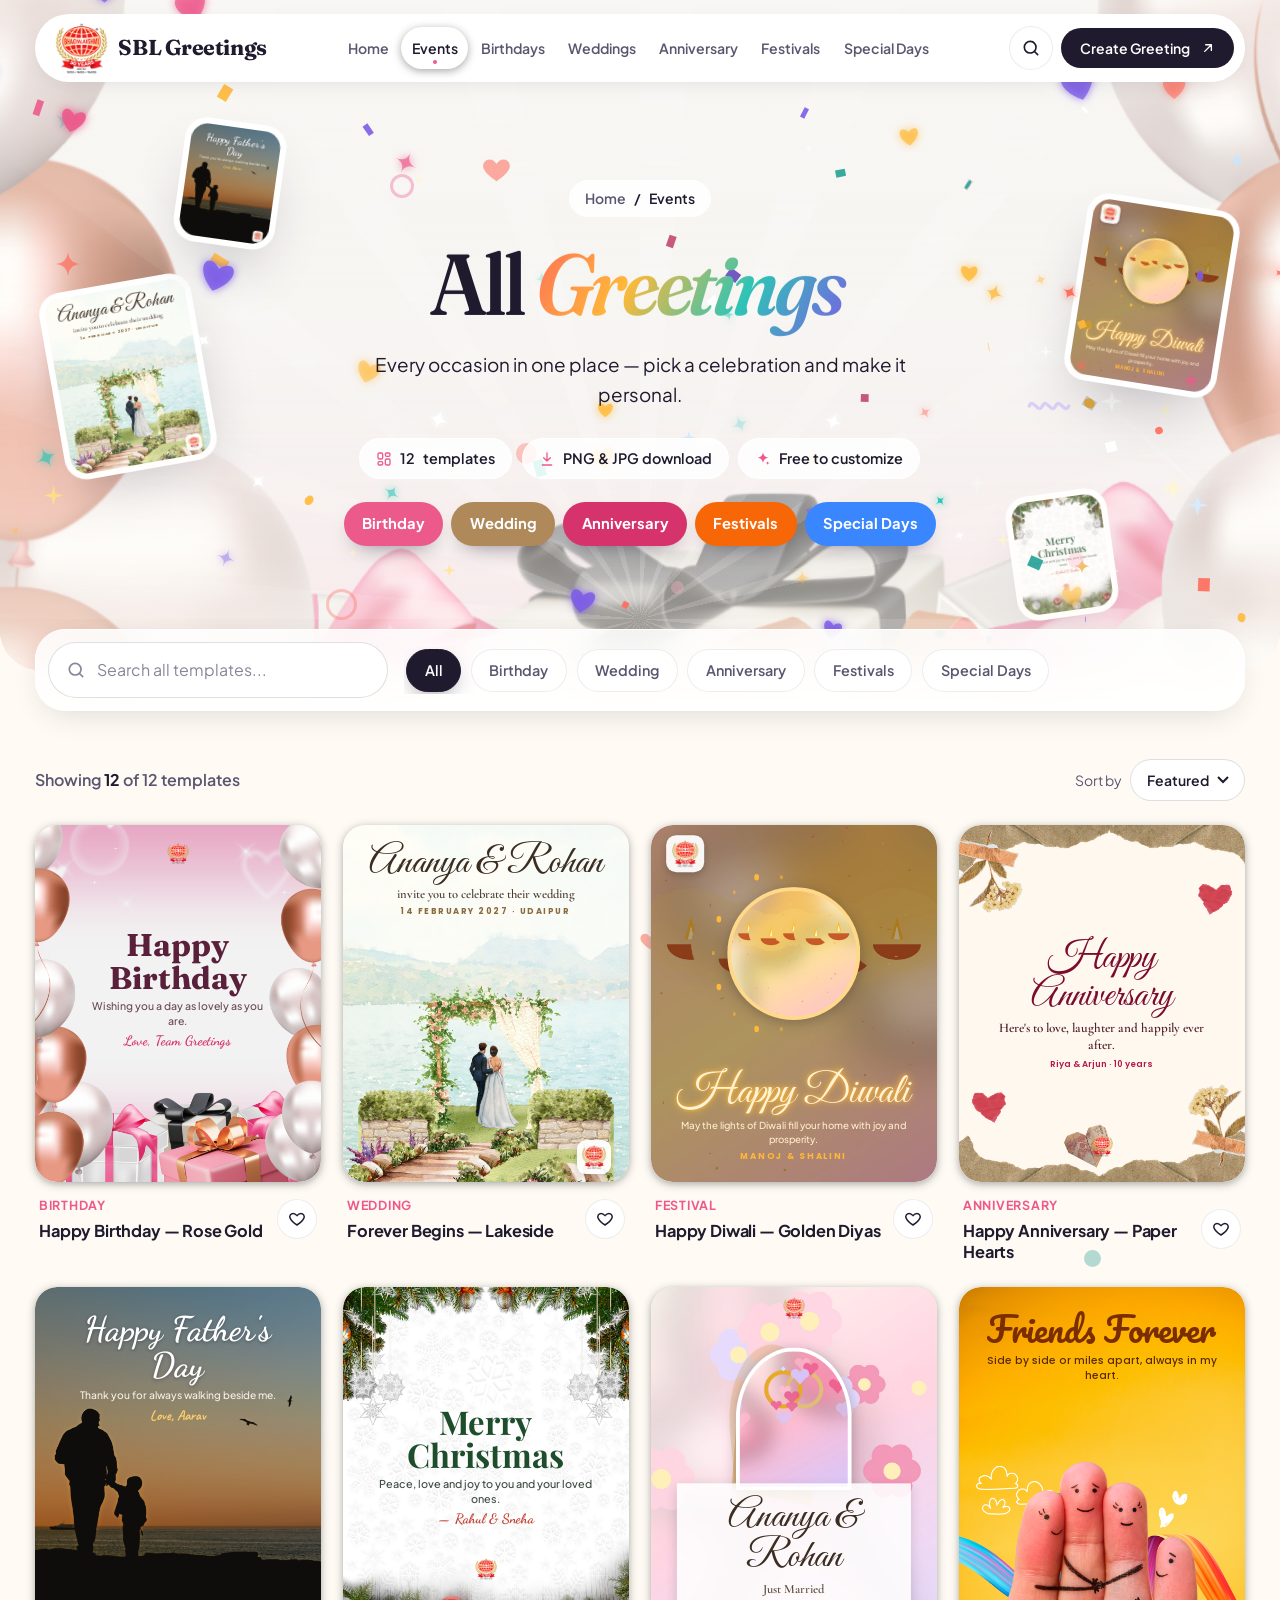
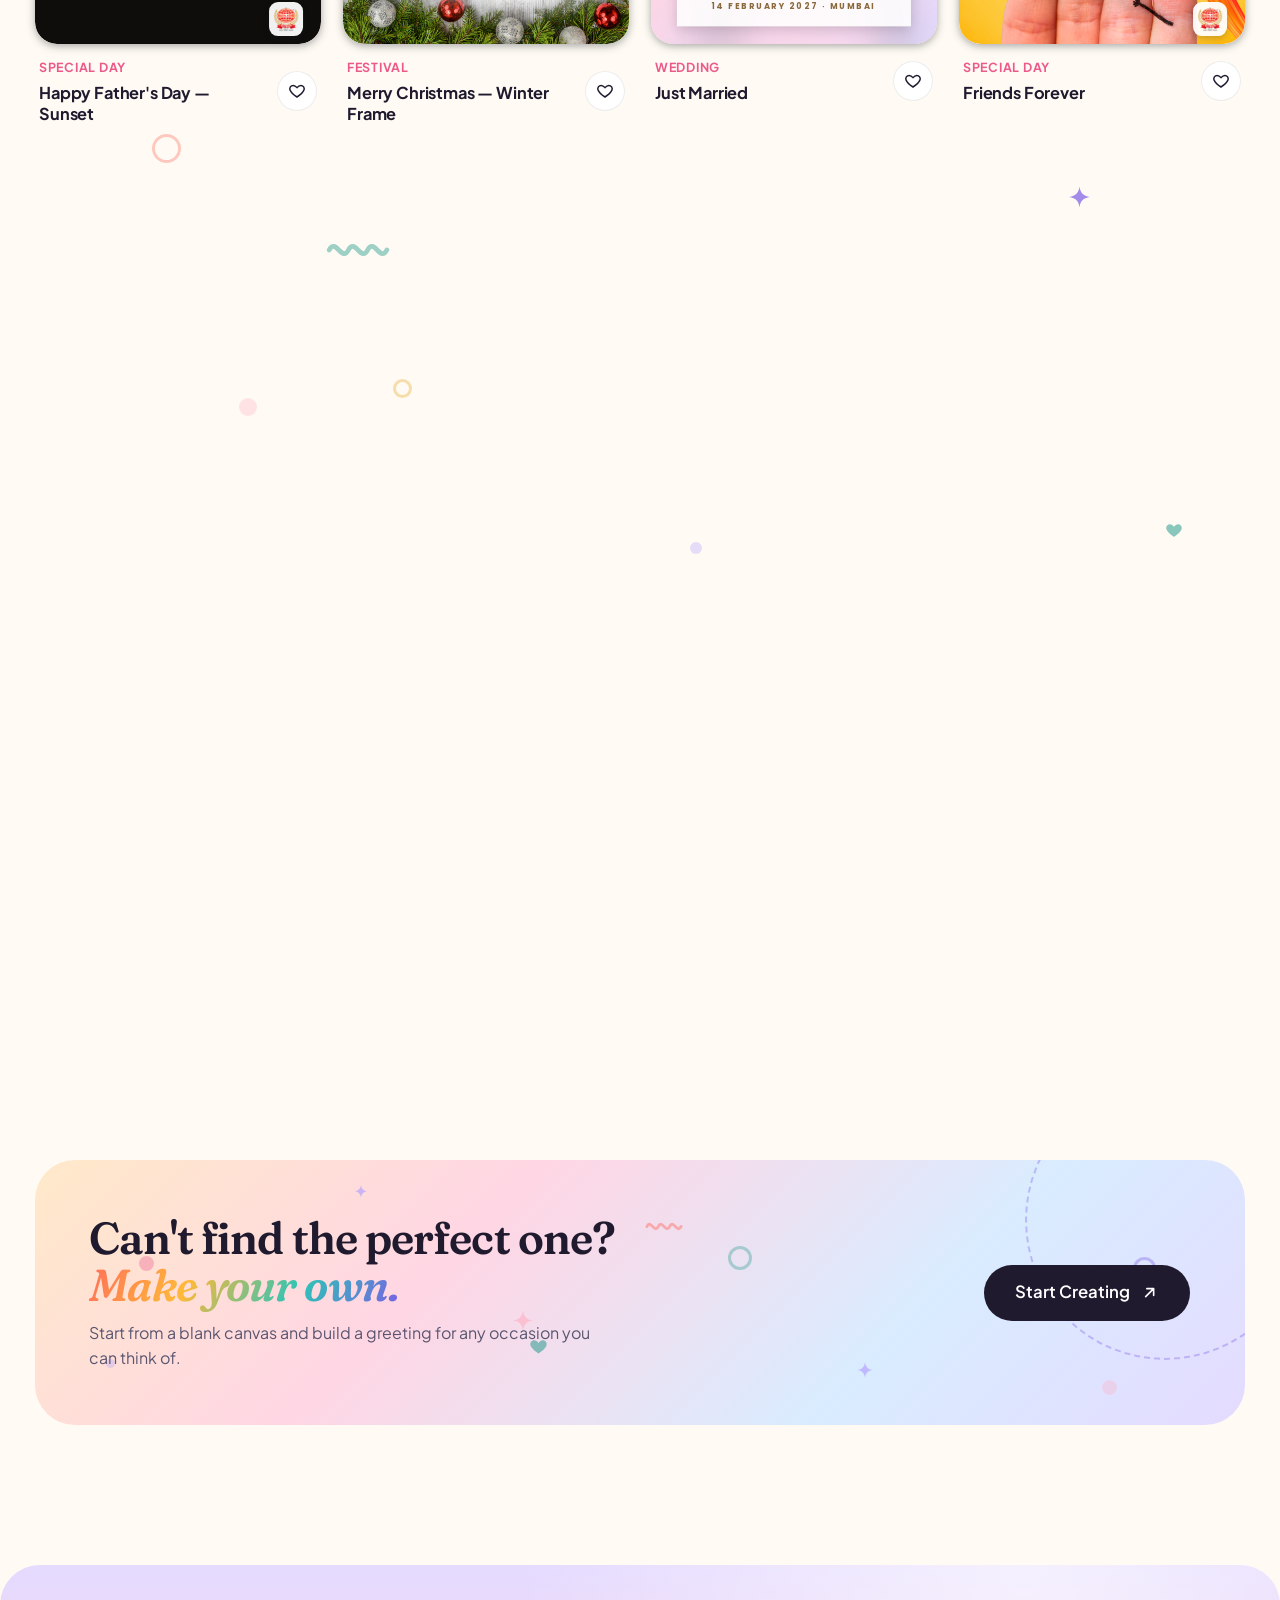
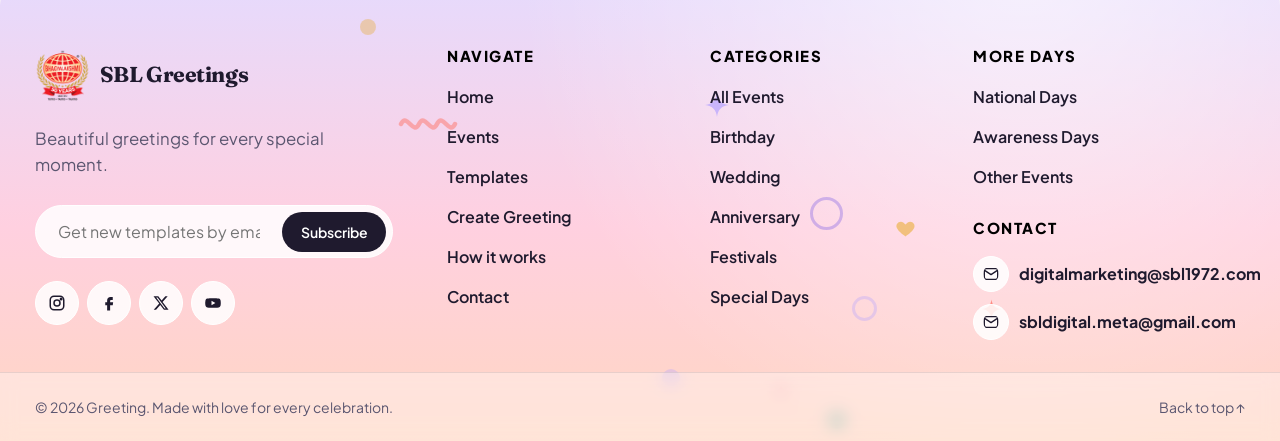
<file: frontend/events/events.html>
<!DOCTYPE html>
<html lang="en">

<head>
    <meta charset="UTF-8">
    <meta name="viewport" content="width=device-width, initial-scale=1">
    <title>All Events Greetings — Greetings</title>
    <meta name="description" content="Browse greeting poster templates for every occasion: birthdays, weddings, anniversaries, festivals and special days.">
    <meta name="theme-color" content="#fffbf4">
    <link rel="icon" type="image/png" href="../images/icons/favicon.png">

    <link rel="preconnect" href="https://fonts.googleapis.com">
    <link rel="preconnect" href="https://fonts.gstatic.com" crossorigin>
    <link href="https://fonts.googleapis.com/css2?family=Bebas+Neue&family=Caveat:wght@500;700&family=Cormorant+Garamond:ital,wght@0,500;0,600;0,700;1,500;1,600&family=Dancing+Script:wght@500;700&family=Fraunces:ital,opsz,wght@0,9..144,400..700;1,9..144,400..700&family=Great+Vibes&family=Lobster&family=Pacifico&family=Playfair+Display:ital,wght@0,400;0,700;1,400;1,700&family=Plus+Jakarta+Sans:wght@400;500;600;700;800&family=Poppins:ital,wght@0,400;0,500;0,600;0,700;0,800;1,500&display=swap"
        rel="stylesheet">

    <link rel="stylesheet" href="../css/style.css">
    <link rel="stylesheet" href="../css/poster.css">
    <link rel="stylesheet" href="../css/responsive.css">
    <link rel="stylesheet" href="../css/editor.css">
    <link rel="stylesheet" href="../css/paid.css">
    <!-- look of THIS page only (colours, fonts, header) -->
    <link rel="stylesheet" href="../css/events.css">
    <script>
        document.documentElement.classList.add('js');
    </script>
</head>

<body class="is-loading page-events" data-root="../">

    <!-- Icon sprite (UI icons only) -->
    <svg width="0" height="0" style="position:absolute" aria-hidden="true">
    <symbol id="i-arrow" viewBox="0 0 24 24" fill="none" stroke="currentColor" stroke-width="2" stroke-linecap="round"
      stroke-linejoin="round">
      <path d="M5 12h14M13 6l6 6-6 6" />
    </symbol>
    <symbol id="i-search" viewBox="0 0 24 24" fill="none" stroke="currentColor" stroke-width="2" stroke-linecap="round">
      <circle cx="11" cy="11" r="7" />
      <path d="m20 20-3.5-3.5" />
    </symbol>
    <symbol id="i-close" viewBox="0 0 24 24" fill="none" stroke="currentColor" stroke-width="2" stroke-linecap="round">
      <path d="M6 6l12 12M18 6 6 18" />
    </symbol>
    <symbol id="i-edit" viewBox="0 0 24 24" fill="none" stroke="currentColor" stroke-width="2" stroke-linecap="round"
      stroke-linejoin="round">
      <path d="M12 20h9" />
      <path d="M16.5 3.5a2.1 2.1 0 0 1 3 3L7 19l-4 1 1-4Z" />
    </symbol>
    <symbol id="i-eye" viewBox="0 0 24 24" fill="none" stroke="currentColor" stroke-width="2" stroke-linecap="round"
      stroke-linejoin="round">
      <path d="M2 12s3.5-7 10-7 10 7 10 7-3.5 7-10 7S2 12 2 12Z" />
      <circle cx="12" cy="12" r="3" />
    </symbol>
    <symbol id="i-download" viewBox="0 0 24 24" fill="none" stroke="currentColor" stroke-width="2"
      stroke-linecap="round" stroke-linejoin="round">
      <path d="M12 3v12M7 10l5 5 5-5M5 21h14" />
    </symbol>
    <symbol id="i-heart" viewBox="0 0 24 24" fill="none" stroke="currentColor" stroke-width="2" stroke-linejoin="round">
      <path
        d="M12 20s-7.5-4.6-9.3-9.2C1.5 7.6 3.7 4.5 7 4.5c2 0 3.4 1.1 5 3 1.6-1.9 3-3 5-3 3.3 0 5.5 3.1 4.3 6.3C19.5 15.4 12 20 12 20Z" />
    </symbol>
    <symbol id="i-sparkle" viewBox="0 0 24 24" fill="currentColor">
      <path d="M12 2c.6 4.8 2.9 7.3 8 8-5.1.7-7.4 3.2-8 8-.6-4.8-2.9-7.3-8-8 5.1-.7 7.4-3.2 8-8Z" />
      <path d="M19 15c.3 2 1.1 2.8 3 3-1.9.2-2.7 1-3 3-.3-2-1.1-2.8-3-3 1.9-.2 2.7-1 3-3Z" />
    </symbol>
    <symbol id="i-image" viewBox="0 0 24 24" fill="none" stroke="currentColor" stroke-width="2" stroke-linecap="round"
      stroke-linejoin="round">
      <rect x="3" y="3" width="18" height="18" rx="4" />
      <circle cx="9" cy="9" r="2" />
      <path d="m21 15-5-5L5 21" />
    </symbol>
    <symbol id="i-type" viewBox="0 0 24 24" fill="none" stroke="currentColor" stroke-width="2" stroke-linecap="round">
      <path d="M4 7V5h16v2M9 19h6M12 5v14" />
    </symbol>
    <symbol id="i-check" viewBox="0 0 24 24" fill="none" stroke="currentColor" stroke-width="3" stroke-linecap="round"
      stroke-linejoin="round">
      <path d="m5 12 5 5L20 7" />
    </symbol>
    <symbol id="i-layout" viewBox="0 0 24 24" fill="none" stroke="currentColor" stroke-width="2"
      stroke-linejoin="round">
      <rect x="3" y="3" width="7" height="9" rx="2" />
      <rect x="14" y="3" width="7" height="5" rx="2" />
      <rect x="14" y="12" width="7" height="9" rx="2" />
      <rect x="3" y="16" width="7" height="5" rx="2" />
    </symbol>
    <symbol id="i-share" viewBox="0 0 24 24" fill="none" stroke="currentColor" stroke-width="2" stroke-linecap="round"
      stroke-linejoin="round">
      <circle cx="18" cy="5" r="3" />
      <circle cx="6" cy="12" r="3" />
      <circle cx="18" cy="19" r="3" />
      <path d="m8.6 13.5 6.8 4M15.4 6.5l-6.8 4" />
    </symbol>
    <symbol id="i-instagram" viewBox="0 0 24 24" fill="none" stroke="currentColor" stroke-width="2">
      <rect x="3" y="3" width="18" height="18" rx="5" />
      <circle cx="12" cy="12" r="4" />
      <circle cx="17.5" cy="6.5" r="1" fill="currentColor" />
    </symbol>
    <symbol id="i-facebook" viewBox="0 0 24 24" fill="currentColor">
      <path d="M14 8h3V4h-3c-2.8 0-4.5 1.8-4.5 4.6V11H7v4h2.5v7h4v-7H17l.5-4h-4V9c0-.6.4-1 1-1Z" />
    </symbol>
    <symbol id="i-x" viewBox="0 0 24 24" fill="currentColor">
      <path
        d="M17.8 3h3.1l-6.8 7.7 8 10.3h-6.2l-4.9-6.3L5.4 21H2.3l7.3-8.3L2 3h6.4l4.4 5.8L17.8 3Zm-1.1 16.2h1.7L7.4 4.7H5.6l11.1 14.5Z" />
    </symbol>
    <symbol id="i-pinterest" viewBox="0 0 24 24" fill="currentColor">
      <path
        d="M12 2a10 10 0 0 0-3.6 19.3c-.1-.8-.2-2 0-2.9l1.3-5.4s-.3-.7-.3-1.6c0-1.5.9-2.7 2-2.7.9 0 1.4.7 1.4 1.5 0 .9-.6 2.3-.9 3.6-.3 1.1.5 2 1.6 2 1.9 0 3.4-2 3.4-5 0-2.6-1.9-4.4-4.5-4.4-3.1 0-4.9 2.3-4.9 4.7 0 .9.4 1.9.8 2.5.1.1.1.2.1.3l-.3 1.2c0 .2-.2.3-.4.2-1.4-.6-2.2-2.6-2.2-4.2 0-3.4 2.5-6.6 7.2-6.6 3.8 0 6.7 2.7 6.7 6.3 0 3.8-2.4 6.8-5.7 6.8-1.1 0-2.2-.6-2.5-1.3l-.7 2.6c-.2 1-.9 2.2-1.4 2.9A10 10 0 1 0 12 2Z" />
    </symbol>
    <symbol id="i-youtube" viewBox="0 0 24 24" fill="currentColor">
      <path
        d="M22 8.2a3 3 0 0 0-2.1-2.1C18 5.6 12 5.6 12 5.6s-6 0-7.9.5A3 3 0 0 0 2 8.2 31 31 0 0 0 1.6 12 31 31 0 0 0 2 15.8a3 3 0 0 0 2.1 2.1c1.9.5 7.9.5 7.9.5s6 0 7.9-.5a3 3 0 0 0 2.1-2.1c.4-1.2.4-3.8.4-3.8s0-2.6-.4-3.8ZM10 15V9l5.2 3L10 15Z" />
    </symbol>
  </svg>

    <a class="skip-link" href="#main">Skip to content</a>

    <!-- ================= HEADER ================= -->
    <header class="site-header" id="siteHeader">
        <div class="container">
            <nav class="nav" aria-label="Main navigation">
                <a href="../index.html" class="logo" aria-label="Greetings home">
                    <img src="../images/logo/logo.png" alt="" width="38" height="38">
                    <span>SBL Greetings</span>
                </a>

                <ul class="nav__menu">
                    <li><a class="nav__link" href="../index.html">Home</a></li>
                    <li><a class="nav__link is-active" href="events.html" aria-current="page">Events</a></li>
                    <li><a class="nav__link" href="birthday.html">Birthdays</a></li>
                    <li><a class="nav__link" href="wedding.html">Weddings</a></li>
                    <li><a class="nav__link" href="anniversary.html">Anniversary</a></li>
                    <li><a class="nav__link" href="festivals.html">Festivals</a></li>
                    <li><a class="nav__link" href="special-days.html">Special Days</a></li>
                </ul>

                <div class="nav__actions">
                    <button class="icon-btn" type="button" data-search-open aria-label="Search greetings">
            <svg class="icon">
              <use href="#i-search" />
            </svg>
          </button>
                    <button class="btn btn--sm nav__cta-desktop" type="button" data-edit="blank-01">
            Create Greeting <svg class="icon icon--arrow">
              <use href="#i-arrow" />
            </svg>
          </button>
                    <button class="nav__toggle" type="button" aria-label="Open menu" aria-expanded="false" aria-controls="mobileMenu">
            <span></span><span></span>
          </button>
                </div>
            </nav>
        </div>
    </header>

    <div class="mobile-menu" id="mobileMenu" aria-label="Mobile navigation">
        <ul class="mobile-menu__list">
            <li><a class="mobile-menu__link" href="../index.html">Home <svg class="icon">
            <use href="#i-arrow" />
          </svg></a></li>
            <li><a class="mobile-menu__link is-active" href="events.html" aria-current="page">Events <svg class="icon">
            <use href="#i-arrow" />
          </svg></a></li>
            <li><a class="mobile-menu__link" href="birthday.html">Birthdays <svg class="icon">
            <use href="#i-arrow" />
          </svg></a></li>
            <li><a class="mobile-menu__link" href="wedding.html">Weddings <svg class="icon">
            <use href="#i-arrow" />
          </svg></a></li>
            <li><a class="mobile-menu__link" href="anniversary.html">Anniversary <svg class="icon">
            <use href="#i-arrow" />
          </svg></a></li>
            <li><a class="mobile-menu__link" href="festivals.html">Festivals <svg class="icon">
            <use href="#i-arrow" />
          </svg></a></li>
            <li><a class="mobile-menu__link" href="special-days.html">Special Days <svg class="icon">
            <use href="#i-arrow" />
          </svg></a></li>
        </ul>
        <div class="mobile-menu__foot">
            <button class="btn btn--lg" type="button" data-edit="blank-01">Create Greeting <svg class="icon icon--arrow">
          <use href="#i-arrow" />
        </svg></button>
        </div>
    </div>

    <main id="main">

        <!-- =====================================================================
         PAGE HEADER (hero banner)
         ▸ TO CHANGE THE BACKGROUND IMAGE, edit --hero-bg below
           (if the file name has an apostrophe ' write it as %27)
           (path is relative to THIS html file, so keep the "../").
         ▸ --hero-overlay  : light wash over the image, 0 (none) → 1 (solid)
         ▸ --hero-position : which part of the image stays visible
         Colours and the look of this page: css/events.css
         Falling particles & light colours:  js/events.js
         ===================================================================== -->
        <section class="event-hero has-scene" aria-labelledby="eventTitle" data-floaters="12" style="--hero-bg: url('../images/0 home/9 (2).png'); --hero-overlay: 0.3; --hero-position: 50% 78%;">

            <!-- Animated background scene (decorative). Delete a line to switch that layer off. -->
            <div class="event-hero__scene" aria-hidden="true">
                <div class="event-hero__photo"></div>
            </div>
            <div class="event-hero__fx" aria-hidden="true">
                <span class="event-hero__rays"></span>
                <div class="event-hero__bokeh" data-bokeh="18"></div>
                <div class="event-hero__sparkles" data-sparkles="18"></div>
            </div>
            <canvas class="event-hero__confetti" aria-hidden="true" data-confetti-canvas></canvas>

            <figure class="event-hero__peek event-hero__peek--l" aria-hidden="true" data-clone-poster="events-wedding-01">
            </figure>
            <figure class="event-hero__peek event-hero__peek--r" aria-hidden="true" data-clone-poster="events-diwali-01">
            </figure>
            <figure class="event-hero__peek event-hero__peek--l2" aria-hidden="true" data-clone-poster="events-fathers-01">
            </figure>
            <figure class="event-hero__peek event-hero__peek--r2" aria-hidden="true" data-clone-poster="events-christmas-01">
            </figure>

            <div class="container">
                <div class="event-hero__inner">
                    <nav class="breadcrumb" aria-label="Breadcrumb" data-reveal="fade-up">
                        <a href="../index.html">Home</a> <span aria-hidden="true">/</span>
                        <span aria-current="page">Events</span>
                    </nav>
                    <h1 class="event-hero__title" id="eventTitle" data-reveal="fade-up" style="--delay:.08s">
                        All <span class="text-gradient">Greetings</span>
                    </h1>
                    <p class="event-hero__text" data-reveal="fade-up" style="--delay:.16s">
                        Every occasion in one place — pick a celebration and make it personal.
                    </p>
                    <div class="event-hero__stats" data-reveal="fade-up" style="--delay:.24s">
                        <span class="stat-pill"><svg class="icon">
                <use href="#i-layout" />
              </svg> <span data-total-count>12</span> templates</span>
                        <span class="stat-pill"><svg class="icon">
                <use href="#i-download" />
              </svg> PNG &amp; JPG download</span>
                        <span class="stat-pill"><svg class="icon">
                <use href="#i-sparkle" />
              </svg> Free to customize</span>
                    </div>
                    <div class="hero-cats" data-reveal="fade-up" style="--delay:.32s"><a class="hero-cat" href="birthday.html">Birthday</a><a class="hero-cat" href="wedding.html">Wedding</a><a class="hero-cat" href="anniversary.html">Anniversary</a><a class="hero-cat" href="festivals.html">Festivals</a><a class="hero-cat"
                            href="special-days.html">Special Days</a></div>
                </div>
            </div>
        </section>

        <!-- ================= SEARCH + FILTERS ================= -->
        <div class="toolbar">
            <div class="container">
                <div class="toolbar__inner" data-reveal="fade-up">
                    <label class="search-field">
            <span class="visually-hidden">Search all templates</span>
            <svg class="icon">
              <use href="#i-search" />
            </svg>
            <input type="search" id="templateSearch" placeholder="Search all templates..." autocomplete="off">
          </label>
                    <div class="chip-row" id="templateFilters" role="group" aria-label="Filter templates">
                        <button class="chip is-active" type="button" data-filter="all" aria-pressed="true">All</button>
                        <button class="chip" type="button" data-filter="birthday" aria-pressed="false">Birthday</button>
                        <button class="chip" type="button" data-filter="wedding" aria-pressed="false">Wedding</button>
                        <button class="chip" type="button" data-filter="anniversary" aria-pressed="false">Anniversary</button>
                        <button class="chip" type="button" data-filter="festivals" aria-pressed="false">Festivals</button>
                        <button class="chip" type="button" data-filter="special" aria-pressed="false">Special Days</button>
                    </div>
                </div>
            </div>
        </div>

        <!-- ================= TEMPLATES ================= -->
        <section class="section" style="padding-top:0" aria-label="All event templates" data-floaters="12">
            <div class="container">
                <div class="results-bar">
                    <p class="results-bar__count" id="resultsCount" aria-live="polite">Showing <strong>12</strong> templates</p>
                    <label class="sort-select">Sort by
            <select id="templateSort">
              <option value="featured">Featured</option>
              <option value="newest">Newest</option>
              <option value="az">A – Z</option>
            </select>
          </label>
                </div>

                <!-- Template card fields:
             data-tags  : filter keys (birthday wedding anniversary festivals special)
             data-added : date added (for "Newest" sorting)
             data-title / data-cat : name + category shown under the card
             Every text, colour, image and position of a poster is editable right here. -->
                <div class="template-grid" id="templateGrid">
                    <article class="poster-card" data-reveal="fade-up" data-template="events-birthday-01" data-tags="birthday" data-added="2026-09-29" data-title="Happy Birthday — Rose Gold" data-cat="Birthday">
                        <div class="poster-card__media">
                            <div class="poster" data-name="Happy Birthday — Rose Gold" style="--accent:#d6336c">
                                <img class="poster__bg" src="../images/0 home/9 (2).png" alt="" style="--pos:50% 50%" loading="lazy">
                                <figure class="poster__logo" style="--x:50; --y:8; --w:8"><img src="../images/logo/logo.png" alt="Logo"></figure>
                                <div class="poster__text" data-anchor="middle" style="--x:50; --y:46; --w:66">
                                    <p class="poster__kicker" style="--font:'Plus Jakarta Sans'; --fallback:sans-serif; --size:2.8; --weight:800; --color:#d6336c; --align:center; --spacing:0.28em; --case:uppercase">
                                        Celebrate</p>
                                    <p class="poster__heading" style="--font:'Fraunces'; --fallback:serif; --size:11; --weight:700; --color:#5a1f3a; --align:center; --lh:1.05">
                                        Happy Birthday</p>
                                    <p class="poster__message" style="--font:'Plus Jakarta Sans'; --fallback:sans-serif; --size:3.7; --weight:500; --color:#6b4a57; --align:center; --lh:1.4">
                                        Wishing you a day as lovely as you are.</p>
                                    <p class="poster__from" style="--font:'Dancing Script'; --fallback:cursive; --size:4.8; --weight:700; --color:#d6336c; --align:center">
                                        Love, Team Greetings</p>
                                </div>
                            </div>
                            <div class="poster-card__overlay">
                                <div class="poster-actions">
                                    <button class="poster-action poster-action--primary" type="button" data-edit><svg class="icon">
                      <use href="#i-edit" />
                    </svg>Edit</button>
                                    <button class="poster-action" type="button" data-preview><svg class="icon">
                      <use href="#i-eye" />
                    </svg>Preview</button>
                                    <button class="poster-action" type="button" data-download><svg class="icon">
                      <use href="#i-download" />
                    </svg>Download</button>
                                </div>
                            </div>
                        </div>
                        <div class="poster-card__mobile-actions">
                            <button class="poster-action poster-action--primary" type="button" data-edit aria-label="Edit Happy Birthday — Rose Gold"><svg class="icon">
                  <use href="#i-edit" />
                </svg><span>Edit</span></button>
                            <button class="poster-action" type="button" data-preview aria-label="Preview Happy Birthday — Rose Gold"><svg class="icon">
                  <use href="#i-eye" />
                </svg><span>View</span></button>
                            <button class="poster-action" type="button" data-download aria-label="Download Happy Birthday — Rose Gold"><svg class="icon">
                  <use href="#i-download" />
                </svg><span>Save</span></button>
                        </div>
                        <div class="poster-card__meta">
                            <div>
                                <p class="poster-card__cat">Birthday</p>
                                <h3 class="poster-card__title">Happy Birthday — Rose Gold</h3>
                            </div>
                            <button class="poster-card__fav" type="button" aria-label="Save to favourites" aria-pressed="false"><svg
                  class="icon">
                  <use href="#i-heart" />
                </svg></button>
                        </div>
                    </article>
                    <article class="poster-card" data-reveal="fade-up" data-template="events-wedding-01" data-tags="wedding" data-added="2026-09-20" data-title="Forever Begins — Lakeside" data-cat="Wedding">
                        <div class="poster-card__media">
                            <div class="poster" data-name="Forever Begins — Lakeside" style="--accent:#b0895a">
                                <img class="poster__bg" src="../images/0 home/8 Wedding.png" alt="" style="--pos:50% 50%" loading="lazy">
                                <figure class="poster__logo" data-badge style="--x:88; --y:93; --w:9"><img src="../images/logo/logo.png" alt="Logo"></figure>
                                <div class="poster__text" data-anchor="top" style="--x:50; --y:5; --w:88">
                                    <p class="poster__kicker" style="--font:'Cormorant Garamond'; --fallback:serif; --size:3.8; --weight:600; --color:#5b4a3c; --align:center; --style:italic; --gap:0.6">
                                        Together with their families</p>
                                    <p class="poster__heading" style="--font:'Great Vibes'; --fallback:cursive; --size:14; --weight:400; --color:#3b2d22; --align:center; --lh:1">
                                        Ananya &amp; Rohan</p>
                                    <p class="poster__message" style="--font:'Cormorant Garamond'; --fallback:serif; --size:4.4; --weight:600; --color:#4a3b30; --align:center">
                                        invite you to celebrate their wedding</p>
                                    <p class="poster__from" style="--font:'Poppins'; --fallback:sans-serif; --size:2.9; --weight:700; --color:#8a6a3c; --align:center; --spacing:0.18em; --case:uppercase">
                                        14 February 2027 · Udaipur</p>
                                </div>
                            </div>
                            <div class="poster-card__overlay">
                                <div class="poster-actions">
                                    <button class="poster-action poster-action--primary" type="button" data-edit><svg class="icon">
                      <use href="#i-edit" />
                    </svg>Edit</button>
                                    <button class="poster-action" type="button" data-preview><svg class="icon">
                      <use href="#i-eye" />
                    </svg>Preview</button>
                                    <button class="poster-action" type="button" data-download><svg class="icon">
                      <use href="#i-download" />
                    </svg>Download</button>
                                </div>
                            </div>
                        </div>
                        <div class="poster-card__mobile-actions">
                            <button class="poster-action poster-action--primary" type="button" data-edit aria-label="Edit Forever Begins — Lakeside"><svg class="icon">
                  <use href="#i-edit" />
                </svg><span>Edit</span></button>
                            <button class="poster-action" type="button" data-preview aria-label="Preview Forever Begins — Lakeside"><svg class="icon">
                  <use href="#i-eye" />
                </svg><span>View</span></button>
                            <button class="poster-action" type="button" data-download aria-label="Download Forever Begins — Lakeside"><svg class="icon">
                  <use href="#i-download" />
                </svg><span>Save</span></button>
                        </div>
                        <div class="poster-card__meta">
                            <div>
                                <p class="poster-card__cat">Wedding</p>
                                <h3 class="poster-card__title">Forever Begins — Lakeside</h3>
                            </div>
                            <button class="poster-card__fav" type="button" aria-label="Save to favourites" aria-pressed="false"><svg
                  class="icon">
                  <use href="#i-heart" />
                </svg></button>
                        </div>
                    </article>
                    <article class="poster-card" data-reveal="fade-up" data-template="events-diwali-01" data-tags="festivals" data-added="2026-09-20" data-title="Happy Diwali — Golden Diyas" data-cat="Festival">
                        <div class="poster-card__media">
                            <div class="poster" data-name="Happy Diwali — Golden Diyas" style="--accent:#ffb938">
                                <img class="poster__bg" src="../images/backgrounds/bg-diya.jpg" alt="" style="--pos:50% 50%" loading="lazy">
                                <div class="poster__overlay" style="--overlay:rgba(40,12,0,0.38)"></div>
                                <figure class="poster__photo" data-shape="circle" data-decor="dots" style="--x:50; --y:36; --w:44; --frame:#ffd98a">
                                    <img src="../images/photos/diya.jpg" alt="Lit diyas" loading="lazy">
                                </figure>
                                <figure class="poster__logo" data-badge style="--x:12; --y:8; --w:10"><img src="../images/logo/logo.png" alt="Logo"></figure>
                                <div class="poster__text" data-anchor="bottom" style="--x:50; --y:94; --w:86">
                                    <p class="poster__kicker" style="--font:'Cormorant Garamond'; --fallback:serif; --size:4.2; --weight:600; --color:#ffd98a; --align:center; --style:italic; --gap:0.6">
                                        Festival of lights</p>
                                    <p class="poster__heading" data-effect="glow" style="--font:'Great Vibes'; --fallback:cursive; --size:15; --weight:400; --color:#fff3d6; --align:center; --lh:1">
                                        Happy Diwali</p>
                                    <p class="poster__message" style="--font:'Plus Jakarta Sans'; --fallback:sans-serif; --size:3.4; --weight:500; --color:#ffeccc; --align:center; --lh:1.4">
                                        May the lights of Diwali fill your home with joy and prosperity.</p>
                                    <p class="poster__from" style="--font:'Poppins'; --fallback:sans-serif; --size:3; --weight:700; --color:#ffb938; --align:center; --spacing:0.2em; --case:uppercase">
                                        Manoj &amp; Shalini</p>
                                </div>
                            </div>
                            <div class="poster-card__overlay">
                                <div class="poster-actions">
                                    <button class="poster-action poster-action--primary" type="button" data-edit><svg class="icon">
                      <use href="#i-edit" />
                    </svg>Edit</button>
                                    <button class="poster-action" type="button" data-preview><svg class="icon">
                      <use href="#i-eye" />
                    </svg>Preview</button>
                                    <button class="poster-action" type="button" data-download><svg class="icon">
                      <use href="#i-download" />
                    </svg>Download</button>
                                </div>
                            </div>
                        </div>
                        <div class="poster-card__mobile-actions">
                            <button class="poster-action poster-action--primary" type="button" data-edit aria-label="Edit Happy Diwali — Golden Diyas"><svg class="icon">
                  <use href="#i-edit" />
                </svg><span>Edit</span></button>
                            <button class="poster-action" type="button" data-preview aria-label="Preview Happy Diwali — Golden Diyas"><svg class="icon">
                  <use href="#i-eye" />
                </svg><span>View</span></button>
                            <button class="poster-action" type="button" data-download aria-label="Download Happy Diwali — Golden Diyas"><svg class="icon">
                  <use href="#i-download" />
                </svg><span>Save</span></button>
                        </div>
                        <div class="poster-card__meta">
                            <div>
                                <p class="poster-card__cat">Festival</p>
                                <h3 class="poster-card__title">Happy Diwali — Golden Diyas</h3>
                            </div>
                            <button class="poster-card__fav" type="button" aria-label="Save to favourites" aria-pressed="false"><svg
                  class="icon">
                  <use href="#i-heart" />
                </svg></button>
                        </div>
                    </article>
                    <article class="poster-card" data-reveal="fade-up" data-template="events-anniversary-01" data-tags="anniversary" data-added="2026-09-18" data-title="Happy Anniversary — Paper Hearts" data-cat="Anniversary">
                        <div class="poster-card__media">
                            <div class="poster" data-name="Happy Anniversary — Paper Hearts" style="--accent:#b5174b">
                                <img class="poster__bg" src="../images/0 home/1 Anniversary.png" alt="" style="--pos:50% 50%" loading="lazy">
                                <figure class="poster__logo" style="--x:50; --y:90; --w:8"><img src="../images/logo/logo.png" alt="Logo"></figure>
                                <div class="poster__text" data-anchor="middle" style="--x:50; --y:50; --w:78">
                                    <p class="poster__kicker" style="--font:'Plus Jakarta Sans'; --fallback:sans-serif; --size:2.8; --weight:800; --color:#b5174b; --align:center; --spacing:0.25em; --case:uppercase">
                                        Forever &amp; always</p>
                                    <p class="poster__heading" style="--font:'Great Vibes'; --fallback:cursive; --size:13.5; --weight:400; --color:#7a0c2e; --align:center; --lh:1">
                                        Happy Anniversary</p>
                                    <p class="poster__message" style="--font:'Cormorant Garamond'; --fallback:serif; --size:4.6; --weight:600; --color:#4a1a28; --align:center; --lh:1.3">
                                        Here&#x27;s to love, laughter and happily ever after.</p>
                                    <p class="poster__from" style="--font:'Poppins'; --fallback:sans-serif; --size:3; --weight:600; --color:#b5174b; --align:center">
                                        Riya &amp; Arjun · 10 years</p>
                                </div>
                            </div>
                            <div class="poster-card__overlay">
                                <div class="poster-actions">
                                    <button class="poster-action poster-action--primary" type="button" data-edit><svg class="icon">
                      <use href="#i-edit" />
                    </svg>Edit</button>
                                    <button class="poster-action" type="button" data-preview><svg class="icon">
                      <use href="#i-eye" />
                    </svg>Preview</button>
                                    <button class="poster-action" type="button" data-download><svg class="icon">
                      <use href="#i-download" />
                    </svg>Download</button>
                                </div>
                            </div>
                        </div>
                        <div class="poster-card__mobile-actions">
                            <button class="poster-action poster-action--primary" type="button" data-edit aria-label="Edit Happy Anniversary — Paper Hearts"><svg class="icon">
                  <use href="#i-edit" />
                </svg><span>Edit</span></button>
                            <button class="poster-action" type="button" data-preview aria-label="Preview Happy Anniversary — Paper Hearts"><svg class="icon">
                  <use href="#i-eye" />
                </svg><span>View</span></button>
                            <button class="poster-action" type="button" data-download aria-label="Download Happy Anniversary — Paper Hearts"><svg class="icon">
                  <use href="#i-download" />
                </svg><span>Save</span></button>
                        </div>
                        <div class="poster-card__meta">
                            <div>
                                <p class="poster-card__cat">Anniversary</p>
                                <h3 class="poster-card__title">Happy Anniversary — Paper Hearts</h3>
                            </div>
                            <button class="poster-card__fav" type="button" aria-label="Save to favourites" aria-pressed="false"><svg
                  class="icon">
                  <use href="#i-heart" />
                </svg></button>
                        </div>
                    </article>
                    <article class="poster-card" data-reveal="fade-up" data-template="events-fathers-01" data-tags="special" data-added="2026-09-14" data-title="Happy Father&#x27;s Day — Sunset" data-cat="Special Day">
                        <div class="poster-card__media">
                            <div class="poster" data-name="Happy Father&#x27;s Day — Sunset" style="--accent:#ffcf6b">
                                <img class="poster__bg" src="../images/0 home/7 a Father's Day.png" alt="" style="--pos:50% 50%" loading="lazy">
                                <figure class="poster__logo" data-badge style="--x:88; --y:93; --w:9"><img src="../images/logo/logo.png" alt="Logo"></figure>
                                <div class="poster__text" data-anchor="top" style="--x:50; --y:7; --w:86">
                                    <p class="poster__kicker" style="--font:'Plus Jakarta Sans'; --fallback:sans-serif; --size:2.8; --weight:800; --color:#ffcf6b; --align:center; --spacing:0.3em; --case:uppercase">
                                        To my hero</p>
                                    <p class="poster__heading" data-effect="shadow" style="--font:'Dancing Script'; --fallback:cursive; --size:12; --weight:700; --color:#ffffff; --align:center; --lh:1.05">
                                        Happy Father&#x27;s Day</p>
                                    <p class="poster__message" style="--font:'Plus Jakarta Sans'; --fallback:sans-serif; --size:3.6; --weight:500; --color:#f5efe6; --align:center; --lh:1.4">
                                        Thank you for always walking beside me.</p>
                                    <p class="poster__from" style="--font:'Caveat'; --fallback:cursive; --size:5; --weight:700; --color:#ffcf6b; --align:center">
                                        Love, Aarav</p>
                                </div>
                            </div>
                            <div class="poster-card__overlay">
                                <div class="poster-actions">
                                    <button class="poster-action poster-action--primary" type="button" data-edit><svg class="icon">
                      <use href="#i-edit" />
                    </svg>Edit</button>
                                    <button class="poster-action" type="button" data-preview><svg class="icon">
                      <use href="#i-eye" />
                    </svg>Preview</button>
                                    <button class="poster-action" type="button" data-download><svg class="icon">
                      <use href="#i-download" />
                    </svg>Download</button>
                                </div>
                            </div>
                        </div>
                        <div class="poster-card__mobile-actions">
                            <button class="poster-action poster-action--primary" type="button" data-edit aria-label="Edit Happy Father&#x27;s Day — Sunset"><svg class="icon">
                  <use href="#i-edit" />
                </svg><span>Edit</span></button>
                            <button class="poster-action" type="button" data-preview aria-label="Preview Happy Father&#x27;s Day — Sunset"><svg class="icon">
                  <use href="#i-eye" />
                </svg><span>View</span></button>
                            <button class="poster-action" type="button" data-download aria-label="Download Happy Father&#x27;s Day — Sunset"><svg class="icon">
                  <use href="#i-download" />
                </svg><span>Save</span></button>
                        </div>
                        <div class="poster-card__meta">
                            <div>
                                <p class="poster-card__cat">Special Day</p>
                                <h3 class="poster-card__title">Happy Father&#x27;s Day — Sunset</h3>
                            </div>
                            <button class="poster-card__fav" type="button" aria-label="Save to favourites" aria-pressed="false"><svg
                  class="icon">
                  <use href="#i-heart" />
                </svg></button>
                        </div>
                    </article>
                    <article class="poster-card" data-reveal="fade-up" data-template="events-christmas-01" data-tags="festivals" data-added="2026-09-05" data-title="Merry Christmas — Winter Frame" data-cat="Festival">
                        <div class="poster-card__media">
                            <div class="poster" data-name="Merry Christmas — Winter Frame" style="--accent:#c0392b">
                                <img class="poster__bg" src="../images/0 home/12 Christmas.png" alt="" style="--pos:50% 50%" loading="lazy">
                                <figure class="poster__logo" style="--x:50; --y:79; --w:8"><img src="../images/logo/logo.png" alt="Logo"></figure>
                                <div class="poster__text" data-anchor="middle" style="--x:50; --y:50; --w:76">
                                    <p class="poster__kicker" style="--font:'Plus Jakarta Sans'; --fallback:sans-serif; --size:2.8; --weight:800; --color:#c0392b; --align:center; --spacing:0.25em; --case:uppercase">
                                        Season&#x27;s greetings</p>
                                    <p class="poster__heading" style="--font:'Playfair Display'; --fallback:serif; --size:11.5; --weight:700; --color:#1e4d2b; --align:center; --lh:1.02">
                                        Merry Christmas</p>
                                    <p class="poster__message" style="--font:'Plus Jakarta Sans'; --fallback:sans-serif; --size:3.8; --weight:500; --color:#3b4a40; --align:center; --lh:1.4">
                                        Peace, love and joy to you and your loved ones.</p>
                                    <p class="poster__from" style="--font:'Dancing Script'; --fallback:cursive; --size:4.8; --weight:700; --color:#c0392b; --align:center">
                                        — Rahul &amp; Sneha</p>
                                </div>
                            </div>
                            <div class="poster-card__overlay">
                                <div class="poster-actions">
                                    <button class="poster-action poster-action--primary" type="button" data-edit><svg class="icon">
                      <use href="#i-edit" />
                    </svg>Edit</button>
                                    <button class="poster-action" type="button" data-preview><svg class="icon">
                      <use href="#i-eye" />
                    </svg>Preview</button>
                                    <button class="poster-action" type="button" data-download><svg class="icon">
                      <use href="#i-download" />
                    </svg>Download</button>
                                </div>
                            </div>
                        </div>
                        <div class="poster-card__mobile-actions">
                            <button class="poster-action poster-action--primary" type="button" data-edit aria-label="Edit Merry Christmas — Winter Frame"><svg class="icon">
                  <use href="#i-edit" />
                </svg><span>Edit</span></button>
                            <button class="poster-action" type="button" data-preview aria-label="Preview Merry Christmas — Winter Frame"><svg class="icon">
                  <use href="#i-eye" />
                </svg><span>View</span></button>
                            <button class="poster-action" type="button" data-download aria-label="Download Merry Christmas — Winter Frame"><svg class="icon">
                  <use href="#i-download" />
                </svg><span>Save</span></button>
                        </div>
                        <div class="poster-card__meta">
                            <div>
                                <p class="poster-card__cat">Festival</p>
                                <h3 class="poster-card__title">Merry Christmas — Winter Frame</h3>
                            </div>
                            <button class="poster-card__fav" type="button" aria-label="Save to favourites" aria-pressed="false"><svg
                  class="icon">
                  <use href="#i-heart" />
                </svg></button>
                        </div>
                    </article>
                    <article class="poster-card" data-reveal="fade-up" data-template="events-wedding-02" data-tags="wedding" data-added="2026-09-12" data-title="Just Married" data-cat="Wedding">
                        <div class="poster-card__media">
                            <div class="poster" data-name="Just Married" style="--accent:#c9972b">
                                <img class="poster__bg" src="../images/backgrounds/bg-wedding-flowers.jpg" alt="" style="--pos:50% 50%" loading="lazy">
                                <div class="poster__overlay" style="--overlay:rgba(255,255,255,0.35)"></div>
                                <figure class="poster__photo" data-shape="arch" data-decor="layers" style="--x:50; --y:37; --w:38">
                                    <img src="../images/photos/rings-roses.jpg" alt="Wedding rings on roses" loading="lazy">
                                </figure>
                                <figure class="poster__logo" style="--x:50; --y:6; --w:8"><img src="../images/logo/logo.png" alt="Logo"></figure>
                                <div class="poster__text" data-anchor="bottom" data-card style="--x:50; --y:95; --w:82; --card:rgba(255,255,255,0.88)">
                                    <p class="poster__kicker" style="--font:'Cormorant Garamond'; --fallback:serif; --size:3.8; --weight:600; --color:#c9972b; --align:center; --style:italic">
                                        Two hearts, one journey</p>
                                    <p class="poster__heading" style="--font:'Great Vibes'; --fallback:cursive; --size:14; --weight:400; --color:#3b2d22; --align:center; --lh:1">
                                        Ananya &amp; Rohan</p>
                                    <p class="poster__message" style="--font:'Cormorant Garamond'; --fallback:serif; --size:4.4; --weight:600; --color:#5b4a3c; --align:center">
                                        Just Married</p>
                                    <p class="poster__from" style="--font:'Poppins'; --fallback:sans-serif; --size:2.9; --weight:700; --color:#8a6a3c; --align:center; --spacing:0.18em; --case:uppercase">
                                        14 February 2027 · Mumbai</p>
                                </div>
                            </div>
                            <div class="poster-card__overlay">
                                <div class="poster-actions">
                                    <button class="poster-action poster-action--primary" type="button" data-edit><svg class="icon">
                      <use href="#i-edit" />
                    </svg>Edit</button>
                                    <button class="poster-action" type="button" data-preview><svg class="icon">
                      <use href="#i-eye" />
                    </svg>Preview</button>
                                    <button class="poster-action" type="button" data-download><svg class="icon">
                      <use href="#i-download" />
                    </svg>Download</button>
                                </div>
                            </div>
                        </div>
                        <div class="poster-card__mobile-actions">
                            <button class="poster-action poster-action--primary" type="button" data-edit aria-label="Edit Just Married"><svg class="icon">
                  <use href="#i-edit" />
                </svg><span>Edit</span></button>
                            <button class="poster-action" type="button" data-preview aria-label="Preview Just Married"><svg
                  class="icon">
                  <use href="#i-eye" />
                </svg><span>View</span></button>
                            <button class="poster-action" type="button" data-download aria-label="Download Just Married"><svg
                  class="icon">
                  <use href="#i-download" />
                </svg><span>Save</span></button>
                        </div>
                        <div class="poster-card__meta">
                            <div>
                                <p class="poster-card__cat">Wedding</p>
                                <h3 class="poster-card__title">Just Married</h3>
                            </div>
                            <button class="poster-card__fav" type="button" aria-label="Save to favourites" aria-pressed="false"><svg
                  class="icon">
                  <use href="#i-heart" />
                </svg></button>
                        </div>
                    </article>
                    <article class="poster-card" data-reveal="fade-up" data-template="events-friendship-01" data-tags="special" data-added="2026-08-04" data-title="Friends Forever" data-cat="Special Day">
                        <div class="poster-card__media">
                            <div class="poster" data-name="Friends Forever" style="--accent:#c2410c">
                                <img class="poster__bg" src="../images/0 home/9 a Friendship Day.png" alt="" style="--pos:50% 50%" loading="lazy">
                                <figure class="poster__logo" data-badge style="--x:88; --y:93; --w:9"><img src="../images/logo/logo.png" alt="Logo"></figure>
                                <div class="poster__text" data-anchor="top" style="--x:50; --y:6; --w:86">
                                    <p class="poster__kicker" style="--font:'Poppins'; --fallback:sans-serif; --size:2.8; --weight:800; --color:#c2410c; --align:center; --spacing:0.22em; --case:uppercase">
                                        Happy Friendship Day</p>
                                    <p class="poster__heading" style="--font:'Pacifico'; --fallback:cursive; --size:12; --weight:400; --color:#7a2e00; --align:center; --lh:1.2">
                                        Friends Forever</p>
                                    <p class="poster__message" style="--font:'Poppins'; --fallback:sans-serif; --size:3.6; --weight:500; --color:#5a2a05; --align:center; --lh:1.4">
                                        Side by side or miles apart, always in my heart.</p>
                                    <p class="poster__from" style="--font:'Plus Jakarta Sans'; --fallback:sans-serif; --size:3.2; --weight:600; --color:#1f1a2e; --align:center">
                                    </p>
                                </div>
                            </div>
                            <div class="poster-card__overlay">
                                <div class="poster-actions">
                                    <button class="poster-action poster-action--primary" type="button" data-edit><svg class="icon">
                      <use href="#i-edit" />
                    </svg>Edit</button>
                                    <button class="poster-action" type="button" data-preview><svg class="icon">
                      <use href="#i-eye" />
                    </svg>Preview</button>
                                    <button class="poster-action" type="button" data-download><svg class="icon">
                      <use href="#i-download" />
                    </svg>Download</button>
                                </div>
                            </div>
                        </div>
                        <div class="poster-card__mobile-actions">
                            <button class="poster-action poster-action--primary" type="button" data-edit aria-label="Edit Friends Forever"><svg class="icon">
                  <use href="#i-edit" />
                </svg><span>Edit</span></button>
                            <button class="poster-action" type="button" data-preview aria-label="Preview Friends Forever"><svg
                  class="icon">
                  <use href="#i-eye" />
                </svg><span>View</span></button>
                            <button class="poster-action" type="button" data-download aria-label="Download Friends Forever"><svg
                  class="icon">
                  <use href="#i-download" />
                </svg><span>Save</span></button>
                        </div>
                        <div class="poster-card__meta">
                            <div>
                                <p class="poster-card__cat">Special Day</p>
                                <h3 class="poster-card__title">Friends Forever</h3>
                            </div>
                            <button class="poster-card__fav" type="button" aria-label="Save to favourites" aria-pressed="false"><svg
                  class="icon">
                  <use href="#i-heart" />
                </svg></button>
                        </div>
                    </article>
                    <article class="poster-card" data-reveal="fade-up" data-template="events-onam-01" data-tags="festivals" data-added="2026-08-15" data-title="Happy Onam" data-cat="Festival">
                        <div class="poster-card__media">
                            <div class="poster" data-name="Happy Onam" style="--accent:#ffe27a">
                                <img class="poster__bg" src="../images/0 home/4 a Festival.png" alt="" style="--pos:50% 50%" loading="lazy">
                                <figure class="poster__logo" data-badge style="--x:88; --y:93; --w:9"><img src="../images/logo/logo.png" alt="Logo"></figure>
                                <div class="poster__text" data-anchor="top" style="--x:50; --y:6; --w:86">
                                    <p class="poster__kicker" style="--font:'Plus Jakarta Sans'; --fallback:sans-serif; --size:2.8; --weight:800; --color:#ffe27a; --align:center; --spacing:0.28em; --case:uppercase">
                                        Harvest festival</p>
                                    <p class="poster__heading" data-effect="shadow" style="--font:'Lobster'; --fallback:cursive; --size:13.5; --weight:400; --color:#ffffff; --align:center; --lh:1.05">
                                        Happy Onam</p>
                                    <p class="poster__message" style="--font:'Plus Jakarta Sans'; --fallback:sans-serif; --size:3.6; --weight:500; --color:#f4ffe6; --align:center; --lh:1.4">
                                        May the season bring peace, plenty and prosperity.</p>
                                    <p class="poster__from" style="--font:'Dancing Script'; --fallback:cursive; --size:4.6; --weight:700; --color:#ffe27a; --align:center">
                                        With love, Suresh &amp; Anita</p>
                                </div>
                            </div>
                            <div class="poster-card__overlay">
                                <div class="poster-actions">
                                    <button class="poster-action poster-action--primary" type="button" data-edit><svg class="icon">
                      <use href="#i-edit" />
                    </svg>Edit</button>
                                    <button class="poster-action" type="button" data-preview><svg class="icon">
                      <use href="#i-eye" />
                    </svg>Preview</button>
                                    <button class="poster-action" type="button" data-download><svg class="icon">
                      <use href="#i-download" />
                    </svg>Download</button>
                                </div>
                            </div>
                        </div>
                        <div class="poster-card__mobile-actions">
                            <button class="poster-action poster-action--primary" type="button" data-edit aria-label="Edit Happy Onam"><svg class="icon">
                  <use href="#i-edit" />
                </svg><span>Edit</span></button>
                            <button class="poster-action" type="button" data-preview aria-label="Preview Happy Onam"><svg
                  class="icon">
                  <use href="#i-eye" />
                </svg><span>View</span></button>
                            <button class="poster-action" type="button" data-download aria-label="Download Happy Onam"><svg
                  class="icon">
                  <use href="#i-download" />
                </svg><span>Save</span></button>
                        </div>
                        <div class="poster-card__meta">
                            <div>
                                <p class="poster-card__cat">Festival</p>
                                <h3 class="poster-card__title">Happy Onam</h3>
                            </div>
                            <button class="poster-card__fav" type="button" aria-label="Save to favourites" aria-pressed="false"><svg
                  class="icon">
                  <use href="#i-heart" />
                </svg></button>
                        </div>
                    </article>
                    <article class="poster-card" data-reveal="fade-up" data-template="events-anniversary-02" data-tags="anniversary" data-added="2026-09-02" data-title="Still the One" data-cat="Anniversary">
                        <div class="poster-card__media">
                            <div class="poster" data-name="Still the One" style="--accent:#ff8fa3">
                                <img class="poster__bg" src="../images/backgrounds/bg-red-roses.jpg" alt="" style="--pos:50% 50%" loading="lazy">
                                <div class="poster__overlay" style="--overlay:rgba(40,0,10,0.4)"></div>
                                <figure class="poster__photo" data-shape="heart" data-decor="ring" style="--x:50; --y:33; --w:44">
                                    <img src="../images/photos/red-roses.jpg" alt="Red roses" loading="lazy">
                                </figure>
                                <figure class="poster__logo" data-badge style="--x:88; --y:8; --w:9"><img src="../images/logo/logo.png" alt="Logo"></figure>
                                <div class="poster__text" data-anchor="bottom" style="--x:50; --y:93; --w:86">
                                    <p class="poster__kicker" style="--font:'Plus Jakarta Sans'; --fallback:sans-serif; --size:2.8; --weight:800; --color:#ff8fa3; --align:center; --spacing:0.3em; --case:uppercase">
                                        After all these years</p>
                                    <p class="poster__heading" data-effect="glow" style="--font:'Great Vibes'; --fallback:cursive; --size:14; --weight:400; --color:#ffffff; --align:center; --lh:1">
                                        Still the One</p>
                                    <p class="poster__message" style="--font:'Cormorant Garamond'; --fallback:serif; --size:4.8; --weight:600; --color:#ffe6ea; --align:center; --style:italic">
                                        I would choose you again, every single time.</p>
                                    <p class="poster__from" style="--font:'Dancing Script'; --fallback:cursive; --size:4.6; --weight:700; --color:#ffb3c1; --align:center">
                                        — Forever yours</p>
                                </div>
                            </div>
                            <div class="poster-card__overlay">
                                <div class="poster-actions">
                                    <button class="poster-action poster-action--primary" type="button" data-edit><svg class="icon">
                      <use href="#i-edit" />
                    </svg>Edit</button>
                                    <button class="poster-action" type="button" data-preview><svg class="icon">
                      <use href="#i-eye" />
                    </svg>Preview</button>
                                    <button class="poster-action" type="button" data-download><svg class="icon">
                      <use href="#i-download" />
                    </svg>Download</button>
                                </div>
                            </div>
                        </div>
                        <div class="poster-card__mobile-actions">
                            <button class="poster-action poster-action--primary" type="button" data-edit aria-label="Edit Still the One"><svg class="icon">
                  <use href="#i-edit" />
                </svg><span>Edit</span></button>
                            <button class="poster-action" type="button" data-preview aria-label="Preview Still the One"><svg
                  class="icon">
                  <use href="#i-eye" />
                </svg><span>View</span></button>
                            <button class="poster-action" type="button" data-download aria-label="Download Still the One"><svg
                  class="icon">
                  <use href="#i-download" />
                </svg><span>Save</span></button>
                        </div>
                        <div class="poster-card__meta">
                            <div>
                                <p class="poster-card__cat">Anniversary</p>
                                <h3 class="poster-card__title">Still the One</h3>
                            </div>
                            <button class="poster-card__fav" type="button" aria-label="Save to favourites" aria-pressed="false"><svg
                  class="icon">
                  <use href="#i-heart" />
                </svg></button>
                        </div>
                    </article>
                    <article class="poster-card" data-reveal="fade-up" data-template="events-independence-01" data-tags="special" data-added="2026-08-10" data-title="Happy Independence Day" data-cat="Special Day">
                        <div class="poster-card__media">
                            <div class="poster" data-name="Happy Independence Day" style="--accent:#138808">
                                <img class="poster__bg" src="../images/0 home/14 a Independence Day.png" alt="" style="--pos:50% 50%" loading="lazy">
                                <figure class="poster__logo" data-badge style="--x:88; --y:7; --w:9"><img src="../images/logo/logo.png" alt="Logo"></figure>
                                <div class="poster__text" data-anchor="bottom" data-card style="--x:50; --y:96; --w:90; --card:rgba(255,255,255,0.9); --radius:3">
                                    <p class="poster__kicker" style="--font:'Poppins'; --fallback:sans-serif; --size:2.8; --weight:800; --color:#e8590c; --align:center; --spacing:0.3em; --case:uppercase">
                                        15 August</p>
                                    <p class="poster__heading" style="--font:'Poppins'; --fallback:sans-serif; --size:6.2; --weight:800; --color:#0b3d91; --align:center; --lh:1.05">
                                        Happy Independence Day</p>
                                    <p class="poster__message" style="--font:'Plus Jakarta Sans'; --fallback:sans-serif; --size:3.4; --weight:600; --color:#138808; --align:center">
                                        Proud to be Indian. Jai Hind!</p>
                                    <p class="poster__from" style="--font:'Plus Jakarta Sans'; --fallback:sans-serif; --size:3.2; --weight:600; --color:#1f1a2e; --align:center">
                                    </p>
                                </div>
                            </div>
                            <div class="poster-card__overlay">
                                <div class="poster-actions">
                                    <button class="poster-action poster-action--primary" type="button" data-edit><svg class="icon">
                      <use href="#i-edit" />
                    </svg>Edit</button>
                                    <button class="poster-action" type="button" data-preview><svg class="icon">
                      <use href="#i-eye" />
                    </svg>Preview</button>
                                    <button class="poster-action" type="button" data-download><svg class="icon">
                      <use href="#i-download" />
                    </svg>Download</button>
                                </div>
                            </div>
                        </div>
                        <div class="poster-card__mobile-actions">
                            <button class="poster-action poster-action--primary" type="button" data-edit aria-label="Edit Happy Independence Day"><svg class="icon">
                  <use href="#i-edit" />
                </svg><span>Edit</span></button>
                            <button class="poster-action" type="button" data-preview aria-label="Preview Happy Independence Day"><svg
                  class="icon">
                  <use href="#i-eye" />
                </svg><span>View</span></button>
                            <button class="poster-action" type="button" data-download aria-label="Download Happy Independence Day"><svg class="icon">
                  <use href="#i-download" />
                </svg><span>Save</span></button>
                        </div>
                        <div class="poster-card__meta">
                            <div>
                                <p class="poster-card__cat">Special Day</p>
                                <h3 class="poster-card__title">Happy Independence Day</h3>
                            </div>
                            <button class="poster-card__fav" type="button" aria-label="Save to favourites" aria-pressed="false"><svg
                  class="icon">
                  <use href="#i-heart" />
                </svg></button>
                        </div>
                    </article>
                    <article class="poster-card" data-reveal="fade-up" data-template="events-environment-01" data-tags="special" data-added="2026-06-05" data-title="Go Green" data-cat="Special Day">
                        <div class="poster-card__media">
                            <div class="poster" data-name="Go Green" style="--accent:#2d7a4f">
                                <img class="poster__bg" src="../images/0 home/16 a Environment Day.png" alt="" style="--pos:50% 50%" loading="lazy">
                                <figure class="poster__logo" style="--x:50; --y:93; --w:8"><img src="../images/logo/logo.png" alt="Logo"></figure>
                                <div class="poster__text" data-anchor="top" style="--x:50; --y:9; --w:80">
                                    <p class="poster__kicker" style="--font:'Plus Jakarta Sans'; --fallback:sans-serif; --size:2.6; --weight:800; --color:#2d7a4f; --align:center; --spacing:0.18em; --case:uppercase">
                                        5 June · World Environment Day</p>
                                    <p class="poster__heading" style="--font:'Poppins'; --fallback:sans-serif; --size:13; --weight:800; --color:#14532d; --align:center; --lh:1">
                                        Go Green</p>
                                    <p class="poster__message" style="--font:'Plus Jakarta Sans'; --fallback:sans-serif; --size:4; --weight:600; --color:#2f5d43; --align:center">
                                        Protect what you love.</p>
                                    <p class="poster__from" style="--font:'Plus Jakarta Sans'; --fallback:sans-serif; --size:3.2; --weight:600; --color:#1f1a2e; --align:center">
                                    </p>
                                </div>
                            </div>
                            <div class="poster-card__overlay">
                                <div class="poster-actions">
                                    <button class="poster-action poster-action--primary" type="button" data-edit><svg class="icon">
                      <use href="#i-edit" />
                    </svg>Edit</button>
                                    <button class="poster-action" type="button" data-preview><svg class="icon">
                      <use href="#i-eye" />
                    </svg>Preview</button>
                                    <button class="poster-action" type="button" data-download><svg class="icon">
                      <use href="#i-download" />
                    </svg>Download</button>
                                </div>
                            </div>
                        </div>
                        <div class="poster-card__mobile-actions">
                            <button class="poster-action poster-action--primary" type="button" data-edit aria-label="Edit Go Green"><svg class="icon">
                  <use href="#i-edit" />
                </svg><span>Edit</span></button>
                            <button class="poster-action" type="button" data-preview aria-label="Preview Go Green"><svg class="icon">
                  <use href="#i-eye" />
                </svg><span>View</span></button>
                            <button class="poster-action" type="button" data-download aria-label="Download Go Green"><svg
                  class="icon">
                  <use href="#i-download" />
                </svg><span>Save</span></button>
                        </div>
                        <div class="poster-card__meta">
                            <div>
                                <p class="poster-card__cat">Special Day</p>
                                <h3 class="poster-card__title">Go Green</h3>
                            </div>
                            <button class="poster-card__fav" type="button" aria-label="Save to favourites" aria-pressed="false"><svg
                  class="icon">
                  <use href="#i-heart" />
                </svg></button>
                        </div>
                    </article>
                </div>

                <div class="empty-state" id="templatesEmpty" role="status">
                    <div class="empty-state__emoji" aria-hidden="true">🎉</div>
                    <strong>No templates match your search</strong> Try another word or pick a different filter.
                </div>
            </div>
        </section>

        <!-- ================= OTHER OCCASIONS ================= -->
        <section class="section" style="padding-top:0" aria-labelledby="relatedTitle">
            <div class="container">
                <div class="section-head">
                    <div class="section-head__text" data-reveal="fade-up">
                        <span class="eyebrow"><span class="eyebrow__dot"><svg class="icon">
                  <use href="#i-sparkle" />
                </svg></span> Keep exploring</span>
                        <h2 class="section-title" id="relatedTitle">Browse by <span class="text-gradient">occasion</span></h2>
                    </div>
                    <a class="btn btn--light" href="../index.html#events" data-reveal="fade-up">Back to home <svg
              class="icon icon--arrow">
              <use href="#i-arrow" />
            </svg></a>
                </div>

                <div class="related related--5">
                    <article class="event-card" data-reveal="fade-up">
                        <div class="event-card__media"><img src="../images/0 home/9 (2).png" alt="Birthday greetings" width="720" height="540" loading="lazy">
                            <span class="event-card__arrow" aria-hidden="true"><svg class="icon">
                  <use href="#i-arrow" />
                </svg></span>
                        </div>
                        <span class="badge event-card__count">16 templates</span>
                        <div class="event-card__body">
                            <h3 class="event-card__title"><a href="birthday.html">Birthday</a></h3>
                        </div>
                    </article>
                    <article class="event-card" data-reveal="fade-up" style="--delay:0.08s">
                        <div class="event-card__media"><img src="../images/0 home/8 Wedding.png" alt="Wedding greetings" width="720" height="540" loading="lazy">
                            <span class="event-card__arrow" aria-hidden="true"><svg class="icon">
                  <use href="#i-arrow" />
                </svg></span>
                        </div>
                        <span class="badge event-card__count">8 templates</span>
                        <div class="event-card__body">
                            <h3 class="event-card__title"><a href="wedding.html">Wedding</a></h3>
                        </div>
                    </article>
                    <article class="event-card" data-reveal="fade-up" style="--delay:0.16s">
                        <div class="event-card__media"><img src="../images/0 home/11 a Valentine's Day.png" alt="Anniversary greetings" width="720" height="540" loading="lazy">
                            <span class="event-card__arrow" aria-hidden="true"><svg class="icon">
                  <use href="#i-arrow" />
                </svg></span>
                        </div>
                        <span class="badge event-card__count">8 templates</span>
                        <div class="event-card__body">
                            <h3 class="event-card__title"><a href="anniversary.html">Anniversary</a></h3>
                        </div>
                    </article>
                    <article class="event-card" data-reveal="fade-up" style="--delay:0.24s">
                        <div class="event-card__media"><img src="../images/0 home/3 Diwali.png" alt="Festivals greetings" width="720" height="540" loading="lazy">
                            <span class="event-card__arrow" aria-hidden="true"><svg class="icon">
                  <use href="#i-arrow" />
                </svg></span>
                        </div>
                        <span class="badge event-card__count">10 templates</span>
                        <div class="event-card__body">
                            <h3 class="event-card__title"><a href="festivals.html">Festivals</a></h3>
                        </div>
                    </article>
                    <article class="event-card" data-reveal="fade-up" style="--delay:0.32s">
                        <div class="event-card__media"><img src="../images/0 home/7 a Father's Day.png" alt="Special Days greetings" width="720" height="540" loading="lazy">
                            <span class="event-card__arrow" aria-hidden="true"><svg class="icon">
                  <use href="#i-arrow" />
                </svg></span>
                        </div>
                        <span class="badge event-card__count">12 templates</span>
                        <div class="event-card__body">
                            <h3 class="event-card__title"><a href="special-days.html">Special Days</a></h3>
                        </div>
                    </article>
                </div>
            </div>
        </section>

        <!-- ================= MINI CTA ================= -->
        <section class="section" style="padding-top:0" aria-labelledby="miniCtaTitle">
            <div class="container">
                <div class="mini-cta" data-reveal="scale" data-floaters="10">
                    <span class="deco deco--ring" aria-hidden="true"></span>
                    <div>
                        <h2 id="miniCtaTitle">Can't find the perfect one? <span class="text-gradient">Make your own.</span></h2>
                        <p>Start from a blank canvas and build a greeting for any occasion you can think of.</p>
                    </div>
                    <button class="btn btn--lg" type="button" data-edit="blank-01">Start Creating <svg class="icon icon--arrow">
              <use href="#i-arrow" />
            </svg></button>
                </div>
            </div>
        </section>
    </main>


    <!-- ===== BACK TO TOP (floating round button) ===== -->
    <button class="to-top" type="button" id="toTop" aria-label="Back to top">
    <svg viewBox="0 0 24 24" aria-hidden="true">
      <path d="M12 8.5 18 15.5H6z" />
    </svg>
  </button>



    <!-- ================= FOOTER ================= -->
    <footer class="site-footer" data-floaters="10">
        <div class="container">
            <div class="footer-top">
                <div class="footer-brand">
                    <a href="index.html" class="logo">
                        <img src="../images/logo/logo.png" alt="" width="38" height="38" loading="lazy"><span>SBL Greetings</span></a>
                    <p>Beautiful greetings for every special moment.</p>
                    <form class="newsletter" data-newsletter>
                        <label class="visually-hidden" for="newsEmail">Email address</label>
                        <input id="newsEmail" type="email" placeholder="Get new templates by email" required>
                        <button class="btn btn--sm" type="submit">Subscribe</button>
                    </form>
                    <div class="socials">
                        <a href="#" aria-label="Instagram" data-soon="Our Instagram page"><svg class="icon">
                <use href="#i-instagram" />
              </svg></a>
                        <a href="#" aria-label="Facebook" data-soon="Our Facebook page"><svg class="icon">
                <use href="#i-facebook" />
              </svg></a>
                        <a href="#" aria-label="X (Twitter)" data-soon="Our X page"><svg class="icon">
                <use href="#i-x" />
              </svg></a>
                        <a href="#" aria-label="YouTube" data-soon="Our YouTube channel"><svg class="icon">
                <use href="#i-youtube" />
              </svg></a>
                    </div>

                </div>

                <div class="footer-col">
                    <h3>Navigate</h3>
                    <ul>
                        <li><a href="index.html">Home</a></li>
                        <li><a href="#events">Events</a></li>
                        <li><a href="#templates">Templates</a></li>
                        <li><a href="#" data-edit="blank-01">Create Greeting</a></li>
                        <li><a href="#how">How it works</a></li>
                        <li><a href="mailto:digitalmarketing@sbl1972.com">Contact</a></li>
                    </ul>
                </div>

                <div class="footer-col footer-col--cats">
                    <h3>Categories</h3>
                    <ul>
                        <li><a href="events/events.html">All Events</a></li>
                        <li><a href="events/birthday.html">Birthday</a></li>
                        <li><a href="events/wedding.html">Wedding</a></li>
                        <li><a href="events/anniversary.html">Anniversary</a></li>
                        <li><a href="events/festivals.html">Festivals</a></li>
                        <li><a href="events/special-days.html">Special Days</a></li>
                    </ul>
                </div>

                <div class="footer-col">
                    <h3>More days</h3>
                    <ul>
                        <li><a href="events/special-days.html?filter=national">National Days</a></li>
                        <li><a href="events/special-days.html?filter=awareness">Awareness Days</a></li>
                        <li><a href="events/events.html">Other Events</a></li>
                    </ul>

                    <!-- ===== CONTACT DETAILS — change the phone number and e-mail here =====
               tel:    the number with country code and NO spaces
               mailto: your e-mail address -->
                    <br>
                    <h3>Contact</h3>
                    <ul class="footer-contact">



                        <li><a href="mailto:digitalmarketing@sbl1972.com" aria-label="Email us at digitalmarketing@sbl1972.com"><svg
                  viewBox="0 0 24 24" aria-hidden="true">
                  <rect x="2" y="4" width="20" height="16" rx="3" />
                  <path d="m3 7 9 6 9-6" />
                </svg><span>digitalmarketing@sbl1972.com</span></a></li>

                        <li><a href="mailto:sbldigital.meta@gmail.com" aria-label="Email us at sbldigital.meta@gmail.com"><svg
                  viewBox="0 0 24 24" aria-hidden="true">
                  <rect x="2" y="4" width="20" height="16" rx="3" />
                  <path d="m3 7 9 6 9-6" />
                </svg><span>sbldigital.meta@gmail.com</span></a></li>


                    </ul>


                </div>
            </div>
        </div>

        <!-- <div class="footer-word" aria-hidden="true">Greetings</div> -->

        <br>
        <div class="footer-bottom">
            <div class="container">
                <p>© <span data-year>2026</span> Greeting. Made with love for every celebration.</p>
                <nav aria-label="Legal">
                    <a href="#main">Back to top ↑</a>
                </nav>
            </div>
        </div>
    </footer>

    <!-- ================= SEARCH OVERLAY ================= -->
    <div class="overlay search-overlay" id="searchOverlay" role="dialog" aria-modal="true" aria-label="Search greetings">
        <div class="overlay__panel">
            <div class="search-panel__head">
                <label class="search-field">
          <span class="visually-hidden">Search greetings</span>
          <svg class="icon">
            <use href="#i-search" />
          </svg>
          <input type="search" id="globalSearch" placeholder="Search birthday, Diwali, wedding…" autocomplete="off">
        </label>
                <button class="icon-btn" type="button" data-search-close aria-label="Close search"><svg class="icon">
            <use href="#i-close" />
          </svg></button>
            </div>
            <div class="search-panel__body">
                <p class="search-panel__label" id="searchLabel">Popular searches</p>
                <div class="search-results" id="searchResults"></div>
            </div>
        </div>
    </div>

    <!-- ================= PREVIEW LIGHTBOX ================= -->
    <div class="overlay lightbox" id="lightbox" role="dialog" aria-modal="true" aria-labelledby="lightboxTitle">
        <div class="overlay__panel">
            <button class="icon-btn lightbox__close" type="button" data-lightbox-close aria-label="Close preview"><svg
          class="icon">
          <use href="#i-close" />
        </svg></button>
            <div class="lightbox__media">
                <div class="lightbox__poster" id="lightboxPoster"></div>
                <div class="lightbox__dl">
                    <div class="format-switch" role="group" aria-label="File format">
                        <button type="button" class="is-on" data-format-choice="png" aria-pressed="true">PNG</button>
                        <button type="button" data-format-choice="jpg" aria-pressed="false">JPG</button>
                    </div>
                    <button class="btn btn--sm lightbox__download" type="button" data-download><svg class="icon">
              <use href="#i-download" />
            </svg> Download poster</button>
                </div>
            </div>
            <div class="lightbox__foot">
                <div>
                    <p class="lightbox__cat" id="lightboxCat">Category</p>
                    <h2 class="lightbox__title" id="lightboxTitle">Poster</h2>
                </div>
                <button class="btn btn--sm btn--light" id="lightboxEdit" type="button" data-edit=""><svg class="icon">
            <use href="#i-edit" />
          </svg> Edit this poster</button>
            </div>
        </div>
    </div>

    <!-- Starting design for "Create Greeting" (edit freely) -->
    <template id="blankPoster">
    <div class="poster" data-name="Your Greeting" style="--accent:#7c5ce6">
      <img class="poster__bg" src="../images/backgrounds/bg-confetti-white.jpg" alt="" style="--pos:50% 50%"
        loading="lazy">
      <div class="poster__overlay" style="--overlay:rgba(255,255,255,0.3)"></div>
      <figure class="poster__photo" data-shape="circle" data-decor="ring" style="--x:50; --y:36; --w:44">
        <img src="../images/photos/balloons-hand.jpg" alt="Your photo" loading="lazy">
      </figure>
      <figure class="poster__logo" data-badge style="--x:12; --y:8; --w:10"><img src="../images/logo/logo.png"
          alt="Logo"></figure>
      <div class="poster__text" data-anchor="bottom" data-card
        style="--x:50; --y:94; --w:84; --card:rgba(255,255,255,0.9)">
        <p class="poster__kicker"
          style="--font:'Plus Jakarta Sans'; --fallback:sans-serif; --size:2.8; --weight:800; --color:#7c5ce6; --align:center; --spacing:0.22em; --case:uppercase">
          Your occasion</p>
        <p class="poster__heading"
          style="--font:'Fraunces'; --fallback:serif; --size:10; --weight:700; --color:#1f1a2e; --align:center">Your
          Greeting</p>
        <p class="poster__message"
          style="--font:'Plus Jakarta Sans'; --fallback:sans-serif; --size:3.8; --weight:500; --color:#5b5670; --align:center">
          Write your own message here.</p>
        <p class="poster__from"
          style="--font:'Dancing Script'; --fallback:cursive; --size:4.6; --weight:700; --color:#7c5ce6; --align:center">
          From, your name</p>
      </div>
    </div>
  </template>

    <div class="toast" id="toast" role="status" aria-live="polite"><span class="toast__icon" aria-hidden="true">✨</span><span id="toastText"></span></div>

    <script src="../js/api.js"></script>
    <script src="../js/script.js"></script>
    <script src="../js/poster.js"></script>
    <script src="../js/editor.js"></script>
    <script src="../js/event-page.js"></script>
    <script src="../js/events.js"></script>
    <script src="../js/paid.js"></script>
    <script src="../js/qrcode.js"></script>
</body>

</html>
</file>
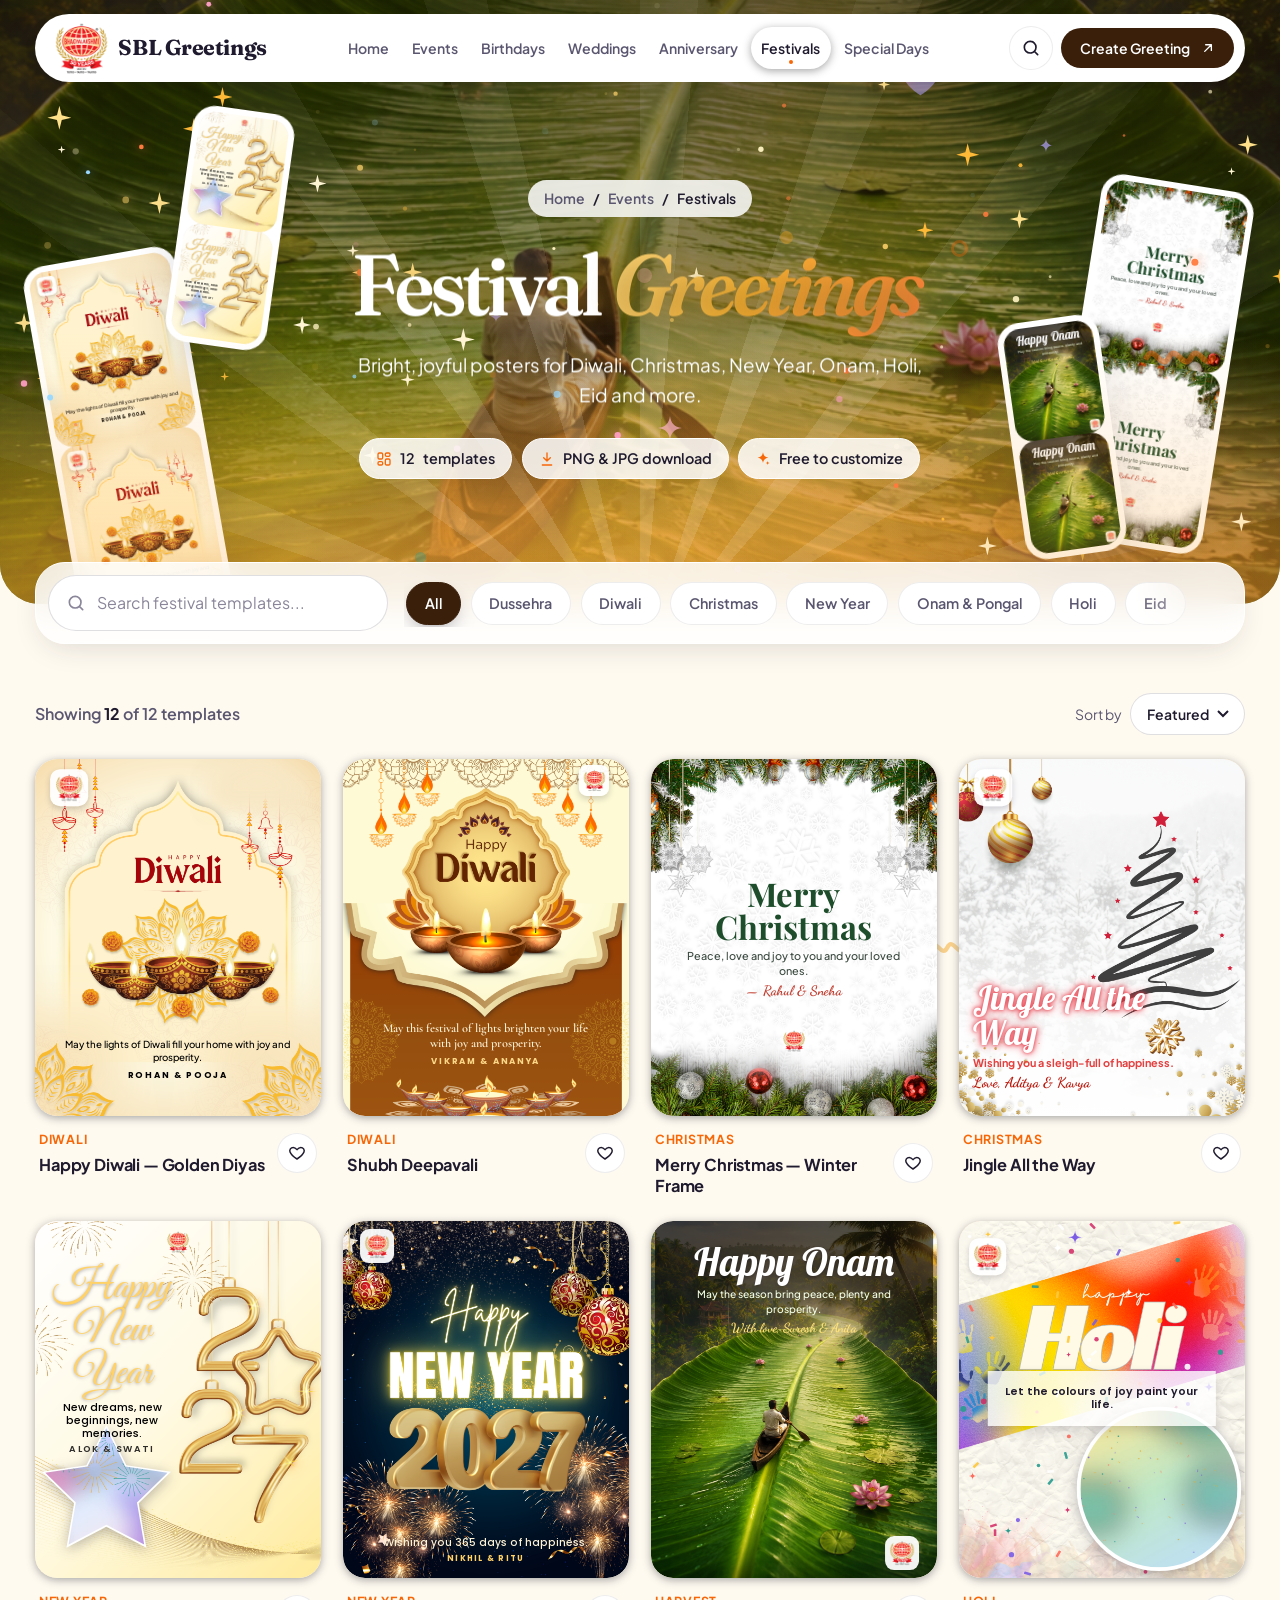
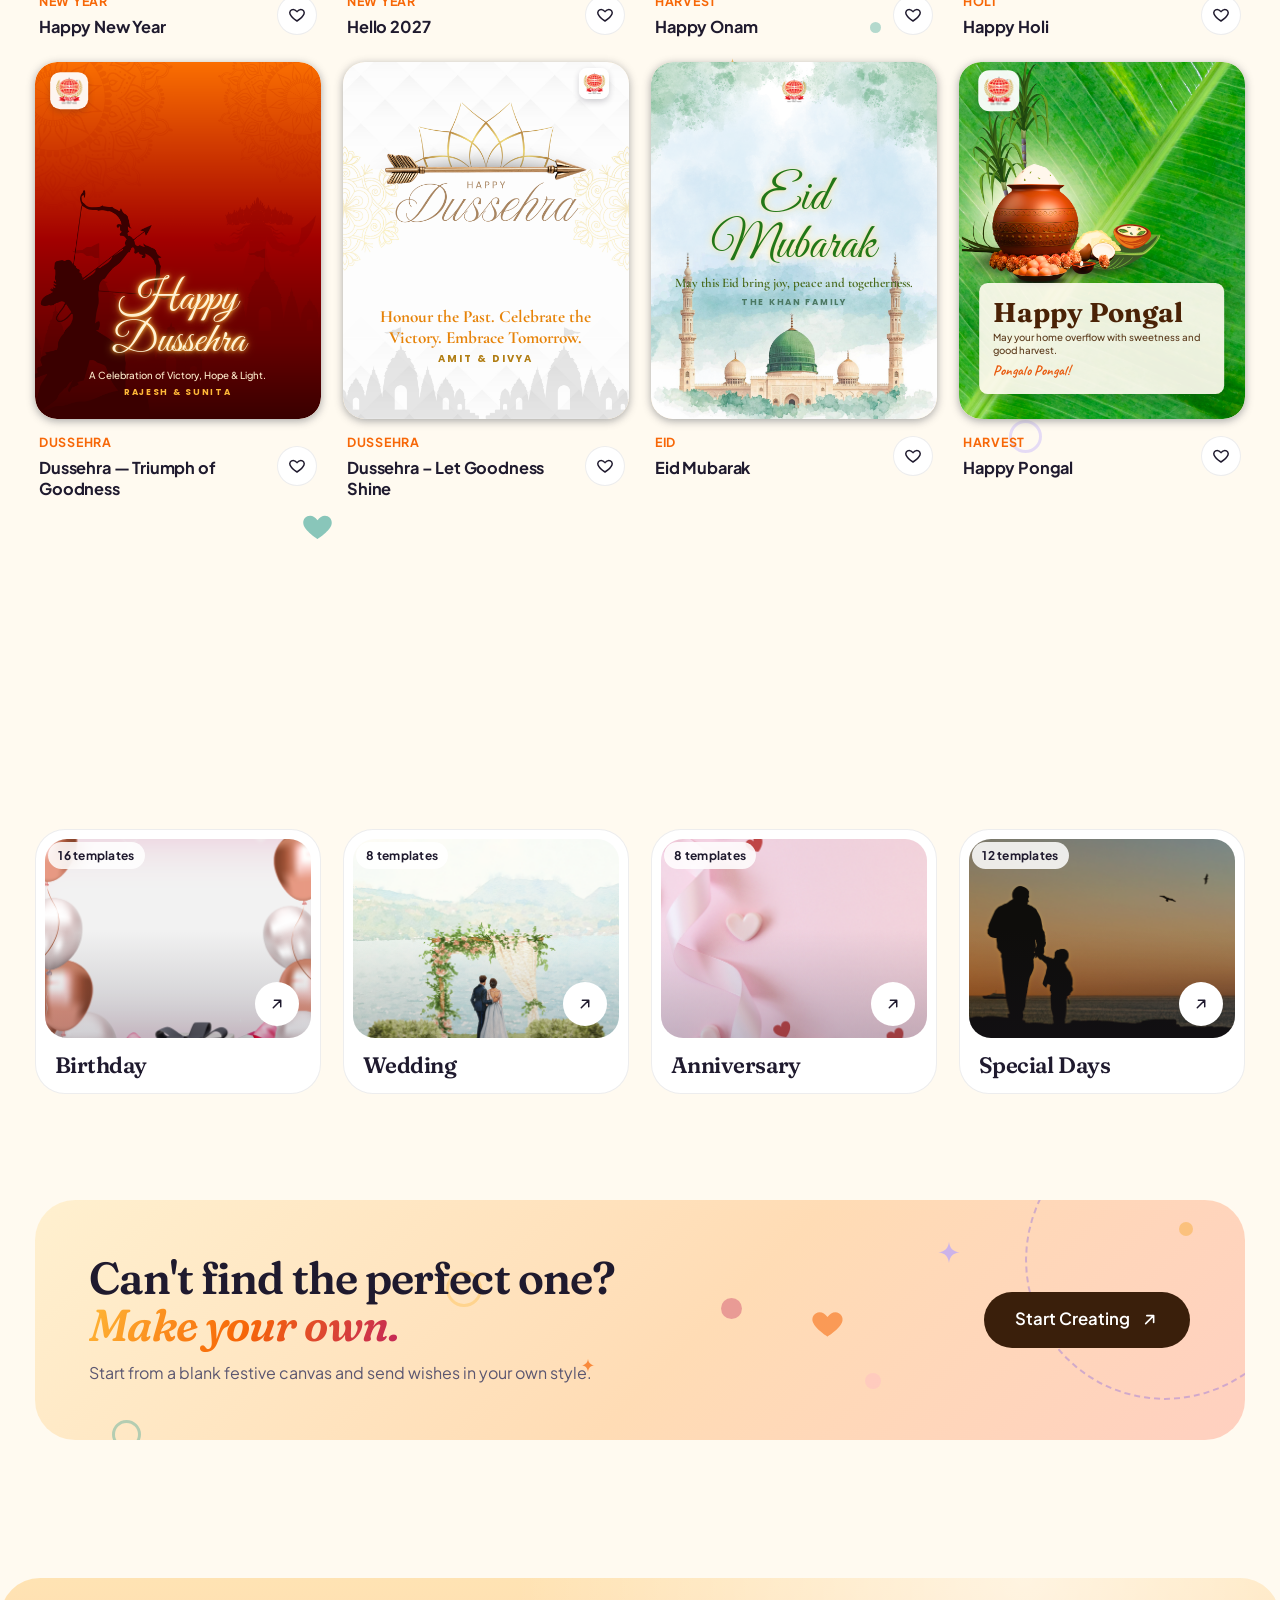
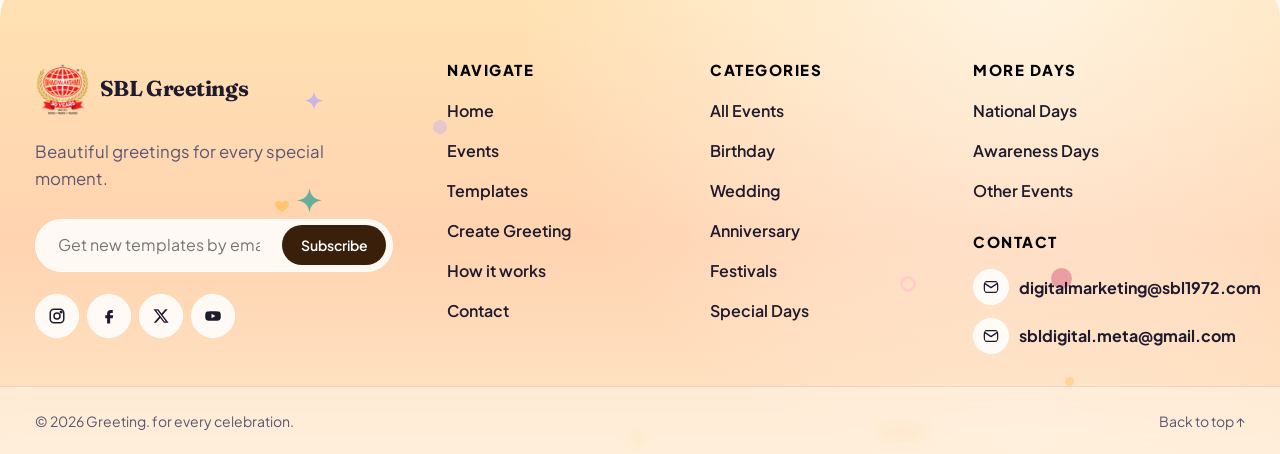
<file: frontend/events/festivals.html>
<!DOCTYPE html>
<html lang="en">

<head>
    <meta charset="UTF-8">
    <meta name="viewport" content="width=device-width, initial-scale=1">
    <title>Festivals Greetings — Greetings</title>
    <meta name="description" content="Festival greeting poster templates for Diwali, Christmas, New Year, Onam, Pongal, Holi and Eid.">
    <meta name="theme-color" content="#fffbf4">
    <link rel="icon" type="image/png" href="../images/icons/favicon.png">

    <link rel="preconnect" href="https://fonts.googleapis.com">
    <link rel="preconnect" href="https://fonts.gstatic.com" crossorigin>
    <link href="https://fonts.googleapis.com/css2?family=Bebas+Neue&family=Caveat:wght@500;700&family=Cormorant+Garamond:ital,wght@0,500;0,600;0,700;1,500;1,600&family=Dancing+Script:wght@500;700&family=Fraunces:ital,opsz,wght@0,9..144,400..700;1,9..144,400..700&family=Great+Vibes&family=Lobster&family=Pacifico&family=Playfair+Display:ital,wght@0,400;0,700;1,400;1,700&family=Plus+Jakarta+Sans:wght@400;500;600;700;800&family=Poppins:ital,wght@0,400;0,500;0,600;0,700;0,800;1,500&display=swap"
        rel="stylesheet">

    <link rel="stylesheet" href="../css/style.css">
    <link rel="stylesheet" href="../css/poster.css">
    <link rel="stylesheet" href="../css/responsive.css">
    <link rel="stylesheet" href="../css/editor.css">
    <link rel="stylesheet" href="../css/paid.css">
    <!-- look of THIS page only (colours, fonts, header) -->
    <link rel="stylesheet" href="../css/festivals.css">
    <script>
        document.documentElement.classList.add('js');
    </script>
</head>

<body class="is-loading page-festivals" data-root="../">

    <!-- Icon sprite (UI icons only) -->
    <svg width="0" height="0" style="position:absolute" aria-hidden="true">
    <symbol id="i-arrow" viewBox="0 0 24 24" fill="none" stroke="currentColor" stroke-width="2" stroke-linecap="round"
      stroke-linejoin="round">
      <path d="M5 12h14M13 6l6 6-6 6" />
    </symbol>
    <symbol id="i-search" viewBox="0 0 24 24" fill="none" stroke="currentColor" stroke-width="2" stroke-linecap="round">
      <circle cx="11" cy="11" r="7" />
      <path d="m20 20-3.5-3.5" />
    </symbol>
    <symbol id="i-close" viewBox="0 0 24 24" fill="none" stroke="currentColor" stroke-width="2" stroke-linecap="round">
      <path d="M6 6l12 12M18 6 6 18" />
    </symbol>
    <symbol id="i-edit" viewBox="0 0 24 24" fill="none" stroke="currentColor" stroke-width="2" stroke-linecap="round"
      stroke-linejoin="round">
      <path d="M12 20h9" />
      <path d="M16.5 3.5a2.1 2.1 0 0 1 3 3L7 19l-4 1 1-4Z" />
    </symbol>
    <symbol id="i-eye" viewBox="0 0 24 24" fill="none" stroke="currentColor" stroke-width="2" stroke-linecap="round"
      stroke-linejoin="round">
      <path d="M2 12s3.5-7 10-7 10 7 10 7-3.5 7-10 7S2 12 2 12Z" />
      <circle cx="12" cy="12" r="3" />
    </symbol>
    <symbol id="i-download" viewBox="0 0 24 24" fill="none" stroke="currentColor" stroke-width="2"
      stroke-linecap="round" stroke-linejoin="round">
      <path d="M12 3v12M7 10l5 5 5-5M5 21h14" />
    </symbol>
    <symbol id="i-heart" viewBox="0 0 24 24" fill="none" stroke="currentColor" stroke-width="2" stroke-linejoin="round">
      <path
        d="M12 20s-7.5-4.6-9.3-9.2C1.5 7.6 3.7 4.5 7 4.5c2 0 3.4 1.1 5 3 1.6-1.9 3-3 5-3 3.3 0 5.5 3.1 4.3 6.3C19.5 15.4 12 20 12 20Z" />
    </symbol>
    <symbol id="i-sparkle" viewBox="0 0 24 24" fill="currentColor">
      <path d="M12 2c.6 4.8 2.9 7.3 8 8-5.1.7-7.4 3.2-8 8-.6-4.8-2.9-7.3-8-8 5.1-.7 7.4-3.2 8-8Z" />
      <path d="M19 15c.3 2 1.1 2.8 3 3-1.9.2-2.7 1-3 3-.3-2-1.1-2.8-3-3 1.9-.2 2.7-1 3-3Z" />
    </symbol>
    <symbol id="i-image" viewBox="0 0 24 24" fill="none" stroke="currentColor" stroke-width="2" stroke-linecap="round"
      stroke-linejoin="round">
      <rect x="3" y="3" width="18" height="18" rx="4" />
      <circle cx="9" cy="9" r="2" />
      <path d="m21 15-5-5L5 21" />
    </symbol>
    <symbol id="i-type" viewBox="0 0 24 24" fill="none" stroke="currentColor" stroke-width="2" stroke-linecap="round">
      <path d="M4 7V5h16v2M9 19h6M12 5v14" />
    </symbol>
    <symbol id="i-check" viewBox="0 0 24 24" fill="none" stroke="currentColor" stroke-width="3" stroke-linecap="round"
      stroke-linejoin="round">
      <path d="m5 12 5 5L20 7" />
    </symbol>
    <symbol id="i-layout" viewBox="0 0 24 24" fill="none" stroke="currentColor" stroke-width="2"
      stroke-linejoin="round">
      <rect x="3" y="3" width="7" height="9" rx="2" />
      <rect x="14" y="3" width="7" height="5" rx="2" />
      <rect x="14" y="12" width="7" height="9" rx="2" />
      <rect x="3" y="16" width="7" height="5" rx="2" />
    </symbol>
    <symbol id="i-share" viewBox="0 0 24 24" fill="none" stroke="currentColor" stroke-width="2" stroke-linecap="round"
      stroke-linejoin="round">
      <circle cx="18" cy="5" r="3" />
      <circle cx="6" cy="12" r="3" />
      <circle cx="18" cy="19" r="3" />
      <path d="m8.6 13.5 6.8 4M15.4 6.5l-6.8 4" />
    </symbol>
    <symbol id="i-instagram" viewBox="0 0 24 24" fill="none" stroke="currentColor" stroke-width="2">
      <rect x="3" y="3" width="18" height="18" rx="5" />
      <circle cx="12" cy="12" r="4" />
      <circle cx="17.5" cy="6.5" r="1" fill="currentColor" />
    </symbol>
    <symbol id="i-facebook" viewBox="0 0 24 24" fill="currentColor">
      <path d="M14 8h3V4h-3c-2.8 0-4.5 1.8-4.5 4.6V11H7v4h2.5v7h4v-7H17l.5-4h-4V9c0-.6.4-1 1-1Z" />
    </symbol>
    <symbol id="i-x" viewBox="0 0 24 24" fill="currentColor">
      <path
        d="M17.8 3h3.1l-6.8 7.7 8 10.3h-6.2l-4.9-6.3L5.4 21H2.3l7.3-8.3L2 3h6.4l4.4 5.8L17.8 3Zm-1.1 16.2h1.7L7.4 4.7H5.6l11.1 14.5Z" />
    </symbol>
    <symbol id="i-pinterest" viewBox="0 0 24 24" fill="currentColor">
      <path
        d="M12 2a10 10 0 0 0-3.6 19.3c-.1-.8-.2-2 0-2.9l1.3-5.4s-.3-.7-.3-1.6c0-1.5.9-2.7 2-2.7.9 0 1.4.7 1.4 1.5 0 .9-.6 2.3-.9 3.6-.3 1.1.5 2 1.6 2 1.9 0 3.4-2 3.4-5 0-2.6-1.9-4.4-4.5-4.4-3.1 0-4.9 2.3-4.9 4.7 0 .9.4 1.9.8 2.5.1.1.1.2.1.3l-.3 1.2c0 .2-.2.3-.4.2-1.4-.6-2.2-2.6-2.2-4.2 0-3.4 2.5-6.6 7.2-6.6 3.8 0 6.7 2.7 6.7 6.3 0 3.8-2.4 6.8-5.7 6.8-1.1 0-2.2-.6-2.5-1.3l-.7 2.6c-.2 1-.9 2.2-1.4 2.9A10 10 0 1 0 12 2Z" />
    </symbol>
    <symbol id="i-youtube" viewBox="0 0 24 24" fill="currentColor">
      <path
        d="M22 8.2a3 3 0 0 0-2.1-2.1C18 5.6 12 5.6 12 5.6s-6 0-7.9.5A3 3 0 0 0 2 8.2 31 31 0 0 0 1.6 12 31 31 0 0 0 2 15.8a3 3 0 0 0 2.1 2.1c1.9.5 7.9.5 7.9.5s6 0 7.9-.5a3 3 0 0 0 2.1-2.1c.4-1.2.4-3.8.4-3.8s0-2.6-.4-3.8ZM10 15V9l5.2 3L10 15Z" />
    </symbol>
  </svg>

    <a class="skip-link" href="#main">Skip to content</a>

    <!-- ================= HEADER ================= -->
    <header class="site-header" id="siteHeader">
        <div class="container">
            <nav class="nav" aria-label="Main navigation">
                <a href="../index.html" class="logo" aria-label="Greetings home">
                    <img src="../images/logo/logo.png" alt="" width="38" height="38">
                    <span>SBL Greetings</span>
                </a>

                <ul class="nav__menu">
                    <li><a class="nav__link" href="../index.html">Home</a></li>
                    <li><a class="nav__link" href="events.html">Events</a></li>
                    <li><a class="nav__link" href="birthday.html">Birthdays</a></li>
                    <li><a class="nav__link" href="wedding.html">Weddings</a></li>
                    <li><a class="nav__link" href="anniversary.html">Anniversary</a></li>
                    <li><a class="nav__link is-active" href="festivals.html" aria-current="page">Festivals</a></li>
                    <li><a class="nav__link" href="special-days.html">Special Days</a></li>
                </ul>

                <div class="nav__actions">
                    <button class="icon-btn" type="button" data-search-open aria-label="Search greetings">
            <svg class="icon">
              <use href="#i-search" />
            </svg>
          </button>
                    <button class="btn btn--sm nav__cta-desktop" type="button" data-edit="blank-01">
            Create Greeting <svg class="icon icon--arrow">
              <use href="#i-arrow" />
            </svg>
          </button>
                    <button class="nav__toggle" type="button" aria-label="Open menu" aria-expanded="false" aria-controls="mobileMenu">
            <span></span><span></span>
          </button>
                </div>
            </nav>
        </div>
    </header>

    <div class="mobile-menu" id="mobileMenu" aria-label="Mobile navigation">
        <ul class="mobile-menu__list">
            <li><a class="mobile-menu__link" href="../index.html">Home <svg class="icon">
            <use href="#i-arrow" />
          </svg></a></li>
            <li><a class="mobile-menu__link" href="events.html">Events <svg class="icon">
            <use href="#i-arrow" />
          </svg></a></li>
            <li><a class="mobile-menu__link" href="birthday.html">Birthdays <svg class="icon">
            <use href="#i-arrow" />
          </svg></a></li>
            <li><a class="mobile-menu__link" href="wedding.html">Weddings <svg class="icon">
            <use href="#i-arrow" />
          </svg></a></li>
            <li><a class="mobile-menu__link" href="anniversary.html">Anniversary <svg class="icon">
            <use href="#i-arrow" />
          </svg></a></li>
            <li><a class="mobile-menu__link is-active" href="festivals.html" aria-current="page">Festivals <svg class="icon">
            <use href="#i-arrow" />
          </svg></a></li>
            <li><a class="mobile-menu__link" href="special-days.html">Special Days <svg class="icon">
            <use href="#i-arrow" />
          </svg></a></li>
        </ul>
        <div class="mobile-menu__foot">
            <button class="btn btn--lg" type="button" data-edit="blank-01">Create Greeting <svg class="icon icon--arrow">
          <use href="#i-arrow" />
        </svg></button>
        </div>
    </div>

    <main id="main">

        <!-- =====================================================================
         PAGE HEADER (hero banner)
         ▸ TO CHANGE THE BACKGROUND IMAGE, edit --hero-bg below
           (if the file name has an apostrophe ' write it as %27)
           (path is relative to THIS html file, so keep the "../").
         ▸ --hero-overlay  : light wash over the image, 0 (none) → 1 (solid)
         ▸ --hero-position : which part of the image stays visible
         Colours and the look of this page: css/festivals.css
         Falling particles & light colours:  js/festivals.js
         ===================================================================== -->
        <section class="event-hero has-scene" aria-labelledby="eventTitle" data-floaters="10" style="--hero-bg: url('../images/0 home/4 a Festival.png'); --hero-overlay: 0.0; --hero-position: 50% 55%;">

            <!-- Animated background scene (decorative). Delete a line to switch that layer off. -->
            <div class="event-hero__scene" aria-hidden="true">
                <div class="event-hero__photo"></div>
            </div>
            <div class="event-hero__fx" aria-hidden="true">
                <span class="event-hero__rays"></span>
                <div class="event-hero__bokeh" data-bokeh="18"></div>
                <div class="event-hero__sparkles" data-sparkles="18"></div>
            </div>
            <canvas class="event-hero__confetti" aria-hidden="true" data-confetti-canvas></canvas>

            <figure class="event-hero__peek event-hero__peek--l" aria-hidden="true" data-clone-poster="festival-diwali-01">
            </figure>
            <figure class="event-hero__peek event-hero__peek--r" aria-hidden="true" data-clone-poster="festival-christmas-01">
            </figure>
            <figure class="event-hero__peek event-hero__peek--l2" aria-hidden="true" data-clone-poster="festival-newyear-01">
            </figure>
            <figure class="event-hero__peek event-hero__peek--r2" aria-hidden="true" data-clone-poster="festival-onam-01">
            </figure>

            <div class="container">
                <div class="event-hero__inner">
                    <nav class="breadcrumb" aria-label="Breadcrumb" data-reveal="fade-up">
                        <a href="../index.html">Home</a> <span aria-hidden="true">/</span>
                        <a href="events.html">Events</a> <span aria-hidden="true">/</span>
                        <span aria-current="page">Festivals</span>
                    </nav>
                    <h1 class="event-hero__title" id="eventTitle" data-reveal="fade-up" style="--delay:.08s">
                        Festival <span class="text-gradient">Greetings</span>
                    </h1>
                    <p class="event-hero__text" data-reveal="fade-up" style="--delay:.16s">
                        Bright, joyful posters for Diwali, Christmas, New Year, Onam, Holi, Eid and more.
                    </p>
                    <div class="event-hero__stats" data-reveal="fade-up" style="--delay:.24s">
                        <span class="stat-pill"><svg class="icon">
                <use href="#i-layout" />
              </svg> <span data-total-count>10</span> templates</span>
                        <span class="stat-pill"><svg class="icon">
                <use href="#i-download" />
              </svg> PNG &amp; JPG download</span>
                        <span class="stat-pill"><svg class="icon">
                <use href="#i-sparkle" />
              </svg> Free to customize</span>
                    </div>
                </div>
            </div>
        </section>

        <!-- ================= SEARCH + FILTERS ================= -->
        <div class="toolbar">
            <div class="container">
                <div class="toolbar__inner" data-reveal="fade-up">
                    <label class="search-field">
            <span class="visually-hidden">Search festival templates</span>
            <svg class="icon">
              <use href="#i-search" />
            </svg>
            <input type="search" id="templateSearch" placeholder="Search festival templates..." autocomplete="off">
          </label>
                    <div class="chip-row" id="templateFilters" role="group" aria-label="Filter templates">
                        <button class="chip is-active" type="button" data-filter="all" aria-pressed="true">All</button>
                        <button class="chip" type="button" data-filter="Dussehra" aria-pressed="false">Dussehra</button>
                        <button class="chip" type="button" data-filter="diwali" aria-pressed="false">Diwali</button>
                        <button class="chip" type="button" data-filter="christmas" aria-pressed="false">Christmas</button>
                        <button class="chip" type="button" data-filter="newyear" aria-pressed="false">New Year</button>
                        <button class="chip" type="button" data-filter="harvest" aria-pressed="false">Onam & Pongal</button>
                        <button class="chip" type="button" data-filter="holi" aria-pressed="false">Holi</button>
                        <button class="chip" type="button" data-filter="eid" aria-pressed="false">Eid</button>
                    </div>
                </div>
            </div>
        </div>

        <!-- ================= TEMPLATES ================= -->
        <section class="section" style="padding-top:0" aria-label="Festival templates" data-floaters="12">
            <div class="container">
                <div class="results-bar">
                    <p class="results-bar__count" id="resultsCount" aria-live="polite">Showing <strong>10</strong> templates</p>
                    <label class="sort-select">Sort by
            <select id="templateSort">
              <option value="featured">Featured</option>
              <option value="newest">Newest</option>
              <option value="az">A – Z</option>
            </select>
          </label>
                </div>

                <!-- Template card fields:
             data-tags  : filter keys (diwali christmas newyear harvest holi eid)
             data-added : date added (for "Newest" sorting)
             data-title / data-cat : name + category shown under the card
             Every text, colour, image and position of a poster is editable right here. -->

                <div class="template-grid" id="templateGrid">




                    <article class="poster-card" data-reveal="fade-up" data-template="festival-diwali-01" data-tags="diwali" data-added="2026-09-20" data-title="Happy Diwali — Golden Diyas" data-cat="Diwali">
                        <div class="poster-card__media">
                            <div class="poster" data-name="Happy Diwali — Golden Diyas" style="--accent:#ffb938">
                                <img class="poster__bg" src="../images/4 fesitvals/3 Diwali.png" alt="" style="--pos:50% 50%" loading="lazy">

                                <!-- <figure class="poster__photo" data-shape="circle" data-decor="dots"
                  style="--x:50; --y:36; --w:44; --frame:#ffd98a">
                  <img src="../images/photos/diya.jpg" alt="Lit diyas" loading="lazy">
                </figure> -->
                                <figure class="poster__logo" data-badge style="--x:12; --y:8; --w:10"><img src="../images/logo/logo.png" alt="Logo"></figure>

                                <div class="poster__text" data-anchor="bottom" style="--x:50; --y:90; --w:86">
                                    <p class="poster__kicker" style="--font:'Cormorant Garamond'; --fallback:serif; --size:4.2; --weight:600; --color:#ffd98a; --align:center; --style:italic; --gap:0.6">
                                    </p>
                                    <p class="poster__heading" data-effect="glow" style="--font:'Great Vibes'; --fallback:cursive; --size:15; --weight:400; --color:#fff3d6; --align:center; --lh:1">
                                    </p>
                                    <p class="poster__message" style="--font:'Plus Jakarta Sans'; --fallback:sans-serif; --size:3.4; --weight:500; --color:#000000; --align:center; --lh:1.4">
                                        May the lights of Diwali fill your home with joy and prosperity.</p>
                                    <p class="poster__from" style="--font:'Poppins'; --fallback:sans-serif; --size:3; --weight:700; --color:#000000; --align:center; --spacing:0.2em; --case:uppercase">
                                        Rohan &amp; Pooja</p>
                                </div>
                            </div>
                            <div class="poster-card__overlay">
                                <div class="poster-actions">
                                    <button class="poster-action poster-action--primary" type="button" data-edit><svg class="icon">
                      <use href="#i-edit" />
                    </svg>Edit</button>
                                    <button class="poster-action" type="button" data-preview><svg class="icon">
                      <use href="#i-eye" />
                    </svg>Preview</button>
                                    <button class="poster-action" type="button" data-download><svg class="icon">
                      <use href="#i-download" />
                    </svg>Download</button>
                                </div>
                            </div>
                        </div>
                        <div class="poster-card__mobile-actions">
                            <button class="poster-action poster-action--primary" type="button" data-edit aria-label="Edit Happy Diwali — Golden Diyas"><svg class="icon">
                  <use href="#i-edit" />
                </svg><span>Edit</span></button>
                            <button class="poster-action" type="button" data-preview aria-label="Preview Happy Diwali — Golden Diyas"><svg class="icon">
                  <use href="#i-eye" />
                </svg><span>View</span></button>
                            <button class="poster-action" type="button" data-download aria-label="Download Happy Diwali — Golden Diyas"><svg class="icon">
                  <use href="#i-download" />
                </svg><span>Save</span></button>
                        </div>
                        <div class="poster-card__meta">
                            <div>
                                <p class="poster-card__cat">Diwali</p>
                                <h3 class="poster-card__title">Happy Diwali — Golden Diyas</h3>
                            </div>
                            <button class="poster-card__fav" type="button" aria-label="Save to favourites" aria-pressed="false"><svg
                  class="icon">
                  <use href="#i-heart" />
                </svg></button>
                        </div>
                    </article>
                    <article class="poster-card" data-reveal="fade-up" data-template="festival-diwali-02" data-tags="diwali" data-added="2026-09-28" data-title="Shubh Deepavali" data-cat="Diwali">
                        <div class="poster-card__media">
                            <div class="poster" data-name="Shubh Deepavali" style="--accent:#ffd98a">
                                <img class="poster__bg" src="../images/0 home/3 Diwali.png" alt="" style="--pos:50% 50%" loading="lazy">
                                <figure class="poster__logo" data-badge style="--x:88; --y:6; --w:8"><img src="../images/logo/logo.png" alt="Logo"></figure>

                                <div class="poster__text" data-anchor="top" style="--x:50; --y:72; --w:74">
                                    <p class="poster__kicker" style="--font:'Plus Jakarta Sans'; --fallback:sans-serif; --size:3.2; --weight:600; --color:#1f1a2e; --align:center">
                                    </p>
                                    <p class="poster__heading" style="--font:'Plus Jakarta Sans'; --fallback:sans-serif; --size:3.2; --weight:600; --color:#1f1a2e; --align:center">
                                    </p>
                                    <p class="poster__message" style="--font:'Cormorant Garamond'; --fallback:serif; --size:4.3; --weight:600; --color:#fff3d6; --align:center; --lh:1.25">
                                        May this festival of lights brighten your life with joy and prosperity.</p>
                                    <p class="poster__from" style="--font:'Poppins'; --fallback:sans-serif; --size:3; --weight:700; --color:#ffd98a; --align:center; --spacing:0.2em; --case:uppercase">
                                        Vikram &amp; Ananya</p>
                                </div>
                            </div>
                            <div class="poster-card__overlay">
                                <div class="poster-actions">
                                    <button class="poster-action poster-action--primary" type="button" data-edit><svg class="icon">
                      <use href="#i-edit" />
                    </svg>Edit</button>
                                    <button class="poster-action" type="button" data-preview><svg class="icon">
                      <use href="#i-eye" />
                    </svg>Preview</button>
                                    <button class="poster-action" type="button" data-download><svg class="icon">
                      <use href="#i-download" />
                    </svg>Download</button>
                                </div>
                            </div>
                        </div>
                        <div class="poster-card__mobile-actions">
                            <button class="poster-action poster-action--primary" type="button" data-edit aria-label="Edit Shubh Deepavali"><svg class="icon">
                  <use href="#i-edit" />
                </svg><span>Edit</span></button>
                            <button class="poster-action" type="button" data-preview aria-label="Preview Shubh Deepavali"><svg
                  class="icon">
                  <use href="#i-eye" />
                </svg><span>View</span></button>
                            <button class="poster-action" type="button" data-download aria-label="Download Shubh Deepavali"><svg
                  class="icon">
                  <use href="#i-download" />
                </svg><span>Save</span></button>
                        </div>
                        <div class="poster-card__meta">
                            <div>
                                <p class="poster-card__cat">Diwali</p>
                                <h3 class="poster-card__title">Shubh Deepavali</h3>
                            </div>
                            <button class="poster-card__fav" type="button" aria-label="Save to favourites" aria-pressed="false"><svg
                  class="icon">
                  <use href="#i-heart" />
                </svg></button>
                        </div>
                    </article>

                    <article class="poster-card" data-reveal="fade-up" data-template="festival-christmas-01" data-tags="christmas" data-added="2026-09-05" data-title="Merry Christmas — Winter Frame" data-cat="Christmas">
                        <div class="poster-card__media">
                            <div class="poster" data-name="Merry Christmas — Winter Frame" style="--accent:#c0392b">
                                <img class="poster__bg" src="../images/0 home/12 Christmas.png" alt="" style="--pos:50% 50%" loading="lazy">
                                <figure class="poster__logo" style="--x:50; --y:79; --w:8"><img src="../images/logo/logo.png" alt="Logo"></figure>
                                <div class="poster__text" data-anchor="middle" style="--x:50; --y:50; --w:76">
                                    <p class="poster__kicker" style="--font:'Plus Jakarta Sans'; --fallback:sans-serif; --size:2.8; --weight:800; --color:#c0392b; --align:center; --spacing:0.25em; --case:uppercase">
                                        Season&#x27;s greetings</p>
                                    <p class="poster__heading" style="--font:'Playfair Display'; --fallback:serif; --size:11.5; --weight:700; --color:#1e4d2b; --align:center; --lh:1.02">
                                        Merry Christmas</p>
                                    <p class="poster__message" style="--font:'Plus Jakarta Sans'; --fallback:sans-serif; --size:3.8; --weight:500; --color:#3b4a40; --align:center; --lh:1.4">
                                        Peace, love and joy to you and your loved ones.</p>
                                    <p class="poster__from" style="--font:'Dancing Script'; --fallback:cursive; --size:4.8; --weight:700; --color:#c0392b; --align:center">
                                        — Rahul &amp; Sneha</p>
                                </div>
                            </div>
                            <div class="poster-card__overlay">
                                <div class="poster-actions">
                                    <button class="poster-action poster-action--primary" type="button" data-edit><svg class="icon">
                      <use href="#i-edit" />
                    </svg>Edit</button>
                                    <button class="poster-action" type="button" data-preview><svg class="icon">
                      <use href="#i-eye" />
                    </svg>Preview</button>
                                    <button class="poster-action" type="button" data-download><svg class="icon">
                      <use href="#i-download" />
                    </svg>Download</button>
                                </div>
                            </div>
                        </div>
                        <div class="poster-card__mobile-actions">
                            <button class="poster-action poster-action--primary" type="button" data-edit aria-label="Edit Merry Christmas — Winter Frame"><svg class="icon">
                  <use href="#i-edit" />
                </svg><span>Edit</span></button>
                            <button class="poster-action" type="button" data-preview aria-label="Preview Merry Christmas — Winter Frame"><svg class="icon">
                  <use href="#i-eye" />
                </svg><span>View</span></button>
                            <button class="poster-action" type="button" data-download aria-label="Download Merry Christmas — Winter Frame"><svg class="icon">
                  <use href="#i-download" />
                </svg><span>Save</span></button>
                        </div>
                        <div class="poster-card__meta">
                            <div>
                                <p class="poster-card__cat">Christmas</p>
                                <h3 class="poster-card__title">Merry Christmas — Winter Frame</h3>
                            </div>
                            <button class="poster-card__fav" type="button" aria-label="Save to favourites" aria-pressed="false"><svg
                  class="icon">
                  <use href="#i-heart" />
                </svg></button>
                        </div>
                    </article>
                    <article class="poster-card" data-reveal="fade-up" data-template="festival-christmas-02" data-tags="christmas" data-added="2026-08-20" data-title="Jingle All the Way" data-cat="Christmas">
                        <div class="poster-card__media">
                            <div class="poster" data-name="Jingle All the Way" style="--accent:#e63946">
                                <img class="poster__bg" src="../images/4 fesitvals/6 Christmas.png" alt="" style="--pos:50% 50%" loading="lazy">

                                <!-- <figure class="poster__photo" data-shape="circle" data-decor="ring" style="--x:66; --y:29; --w:42">
                  <img src="../images/photos/christmas-baubles.jpg" alt="Christmas baubles" loading="lazy">
                </figure> -->
                                <figure class="poster__logo" data-badge style="--x:12; --y:8; --w:10"><img src="../images/logo/logo.png" alt="Logo"></figure>

                                <div class="poster__text" data-anchor="bottom" style="--x:46; --y:93; --w:82">
                                    <p class="poster__kicker" style="--font:'Plus Jakarta Sans'; --fallback:sans-serif; --size:3; --weight:800; --color:#f52c09; --align:left; --spacing:0.25em; --case:uppercase">
                                        Ho ho ho</p>
                                    <p class="poster__heading" data-effect="glow" style="--font:'Lobster'; --fallback:cursive; --size:11.5; --weight:400; --color:#ffffff; --align:left; --lh:1.05">
                                        Jingle All the Way</p>
                                    <p class="poster__message" style="--font:'Plus Jakarta Sans'; --fallback:sans-serif; --size:3.8; --weight:700; --color:#e44040; --align:left; --lh:1.4">
                                        Wishing you a sleigh-full of happiness.</p>
                                    <p class="poster__from" style="--font:'Dancing Script'; --fallback:cursive; --size:5; --weight:800; --color:#b8160a; --align:left">
                                        Love, Aditya &amp; Kavya</p>
                                </div>
                            </div>
                            <div class="poster-card__overlay">
                                <div class="poster-actions">
                                    <button class="poster-action poster-action--primary" type="button" data-edit><svg class="icon">
                      <use href="#i-edit" />
                    </svg>Edit</button>
                                    <button class="poster-action" type="button" data-preview><svg class="icon">
                      <use href="#i-eye" />
                    </svg>Preview</button>
                                    <button class="poster-action" type="button" data-download><svg class="icon">
                      <use href="#i-download" />
                    </svg>Download</button>
                                </div>
                            </div>
                        </div>
                        <div class="poster-card__mobile-actions">
                            <button class="poster-action poster-action--primary" type="button" data-edit aria-label="Edit Jingle All the Way"><svg class="icon">
                  <use href="#i-edit" />
                </svg><span>Edit</span></button>
                            <button class="poster-action" type="button" data-preview aria-label="Preview Jingle All the Way"><svg
                  class="icon">
                  <use href="#i-eye" />
                </svg><span>View</span></button>
                            <button class="poster-action" type="button" data-download aria-label="Download Jingle All the Way"><svg
                  class="icon">
                  <use href="#i-download" />
                </svg><span>Save</span></button>
                        </div>
                        <div class="poster-card__meta">
                            <div>
                                <p class="poster-card__cat">Christmas</p>
                                <h3 class="poster-card__title">Jingle All the Way</h3>
                            </div>
                            <button class="poster-card__fav" type="button" aria-label="Save to favourites" aria-pressed="false"><svg
                  class="icon">
                  <use href="#i-heart" />
                </svg></button>
                        </div>
                    </article>

                    <article class="poster-card" data-reveal="fade-up" data-template="festival-newyear-01" data-tags="newyear" data-added="2026-09-25" data-title="Happy New Year" data-cat="New Year">
                        <div class="poster-card__media">
                            <div class="poster" data-name="Happy New Year" style="--accent:#b49bff">
                                <img class="poster__bg" src="../images/4 fesitvals/7b Happy New Year.png" alt="" style="--pos:50% 50%" loading="lazy">

                                <figure class="poster__photo" data-shape="star" data-decor="none" style="--x:25; --y:75; --w:45">
                                    <img src="../images/photos/fireworks.jpg" alt="Fireworks" loading="lazy">
                                </figure>
                                <figure class="poster__logo" style="--x:50; --y:6; --w:8"><img src="../images/logo/logo.png" alt="Logo">
                                </figure>

                                <div class="poster__text" data-anchor="top" style="--x:27; --y:13; --w:52">
                                    <p class="poster__kicker" style="--font:'Caveat'; --fallback:cursive; --size:6; --weight:700; --color:#2e2d2a; --align:center; --gap:0.2">
                                        Cheers to</p>
                                    <p class="poster__heading" data-effect="shadow" style="--font:'Great Vibes'; --fallback:cursive; --size:15; --weight:400; --color:#ffd166; --align:center; --lh:1">
                                        Happy New Year</p>
                                    <p class="poster__message" style="--font:'Poppins'; --fallback:sans-serif; --size:3.8; --weight:500; --color:#000000; --align:center">
                                        New dreams, new beginnings, new memories.</p>
                                    <p class="poster__from" style="--font:'Poppins'; --fallback:sans-serif; --size:3.2; --weight:600; --color:#2e2d2a; --align:center; --spacing:0.15em; --case:uppercase">
                                        Alok &amp; Swati</p>

                                </div>
                            </div>
                            <div class="poster-card__overlay">
                                <div class="poster-actions">
                                    <button class="poster-action poster-action--primary" type="button" data-edit><svg class="icon">
                      <use href="#i-edit" />
                    </svg>Edit</button>
                                    <button class="poster-action" type="button" data-preview><svg class="icon">
                      <use href="#i-eye" />
                    </svg>Preview</button>
                                    <button class="poster-action" type="button" data-download><svg class="icon">
                      <use href="#i-download" />
                    </svg>Download</button>
                                </div>
                            </div>
                        </div>
                        <div class="poster-card__mobile-actions">
                            <button class="poster-action poster-action--primary" type="button" data-edit aria-label="Edit Happy New Year"><svg class="icon">
                  <use href="#i-edit" />
                </svg><span>Edit</span></button>
                            <button class="poster-action" type="button" data-preview aria-label="Preview Happy New Year"><svg
                  class="icon">
                  <use href="#i-eye" />
                </svg><span>View</span></button>
                            <button class="poster-action" type="button" data-download aria-label="Download Happy New Year"><svg
                  class="icon">
                  <use href="#i-download" />
                </svg><span>Save</span></button>
                        </div>
                        <div class="poster-card__meta">
                            <div>
                                <p class="poster-card__cat">New Year</p>
                                <h3 class="poster-card__title">Happy New Year</h3>
                            </div>
                            <button class="poster-card__fav" type="button" aria-label="Save to favourites" aria-pressed="false"><svg
                  class="icon">
                  <use href="#i-heart" />
                </svg></button>
                        </div>
                    </article>
                    <article class="poster-card" data-reveal="fade-up" data-template="festival-newyear-02" data-tags="newyear" data-added="2026-09-30" data-title="Hello 2027" data-cat="New Year">
                        <div class="poster-card__media">
                            <div class="poster" data-name="Hello 2027" style="--accent:#ffd166">
                                <img class="poster__bg" src="../images/0 home/13 New Year.png" alt="" style="--pos:50% 50%" loading="lazy">
                                <figure class="poster__logo" data-badge style="--x:12; --y:7; --w:9"><img src="../images/logo/logo.png" alt="Logo"></figure>
                                <div class="poster__text" data-anchor="bottom" style="--x:50; --y:96; --w:86">
                                    <p class="poster__kicker" style="--font:'Plus Jakarta Sans'; --fallback:sans-serif; --size:3.2; --weight:600; --color:#1f1a2e; --align:center">
                                    </p>
                                    <p class="poster__heading" style="--font:'Plus Jakarta Sans'; --fallback:sans-serif; --size:3.2; --weight:600; --color:#1f1a2e; --align:center">
                                    </p>
                                    <p class="poster__message" style="--font:'Poppins'; --fallback:sans-serif; --size:3.6; --weight:500; --color:#fff3d6; --align:center">
                                        Wishing you 365 days of happiness.</p>
                                    <p class="poster__from" style="--font:'Poppins'; --fallback:sans-serif; --size:2.8; --weight:700; --color:#ffd166; --align:center; --spacing:0.16em; --case:uppercase">
                                        Nikhil &amp; Ritu</p>
                                </div>
                            </div>
                            <div class="poster-card__overlay">
                                <div class="poster-actions">
                                    <button class="poster-action poster-action--primary" type="button" data-edit><svg class="icon">
                      <use href="#i-edit" />
                    </svg>Edit</button>
                                    <button class="poster-action" type="button" data-preview><svg class="icon">
                      <use href="#i-eye" />
                    </svg>Preview</button>
                                    <button class="poster-action" type="button" data-download><svg class="icon">
                      <use href="#i-download" />
                    </svg>Download</button>
                                </div>
                            </div>
                        </div>
                        <div class="poster-card__mobile-actions">
                            <button class="poster-action poster-action--primary" type="button" data-edit aria-label="Edit Hello 2027"><svg class="icon">
                  <use href="#i-edit" />
                </svg><span>Edit</span></button>
                            <button class="poster-action" type="button" data-preview aria-label="Preview Hello 2027"><svg
                  class="icon">
                  <use href="#i-eye" />
                </svg><span>View</span></button>
                            <button class="poster-action" type="button" data-download aria-label="Download Hello 2027"><svg
                  class="icon">
                  <use href="#i-download" />
                </svg><span>Save</span></button>
                        </div>
                        <div class="poster-card__meta">
                            <div>
                                <p class="poster-card__cat">New Year</p>
                                <h3 class="poster-card__title">Hello 2027</h3>
                            </div>
                            <button class="poster-card__fav" type="button" aria-label="Save to favourites" aria-pressed="false"><svg
                  class="icon">
                  <use href="#i-heart" />
                </svg></button>
                        </div>
                    </article>

                    <article class="poster-card" data-reveal="fade-up" data-template="festival-onam-01" data-tags="harvest" data-added="2026-08-15" data-title="Happy Onam" data-cat="Harvest">
                        <div class="poster-card__media">
                            <div class="poster" data-name="Happy Onam" style="--accent:#ffe27a">
                                <img class="poster__bg" src="../images/0 home/4 a Festival.png" alt="" style="--pos:50% 50%" loading="lazy">
                                <figure class="poster__logo" data-badge style="--x:88; --y:93; --w:9"><img src="../images/logo/logo.png" alt="Logo"></figure>
                                <div class="poster__text" data-anchor="top" style="--x:50; --y:6; --w:86">
                                    <p class="poster__kicker" style="--font:'Plus Jakarta Sans'; --fallback:sans-serif; --size:2.8; --weight:800; --color:#ffe27a; --align:center; --spacing:0.28em; --case:uppercase">
                                        Harvest festival</p>
                                    <p class="poster__heading" data-effect="shadow" style="--font:'Lobster'; --fallback:cursive; --size:13.5; --weight:400; --color:#ffffff; --align:center; --lh:1.05">
                                        Happy Onam</p>
                                    <p class="poster__message" style="--font:'Plus Jakarta Sans'; --fallback:sans-serif; --size:3.6; --weight:500; --color:#f4ffe6; --align:center; --lh:1.4">
                                        May the season bring peace, plenty and prosperity.</p>
                                    <p class="poster__from" style="--font:'Dancing Script'; --fallback:cursive; --size:4.6; --weight:700; --color:#ffe27a; --align:center">
                                        With love, Suresh &amp; Anita</p>
                                </div>
                            </div>
                            <div class="poster-card__overlay">
                                <div class="poster-actions">
                                    <button class="poster-action poster-action--primary" type="button" data-edit><svg class="icon">
                      <use href="#i-edit" />
                    </svg>Edit</button>
                                    <button class="poster-action" type="button" data-preview><svg class="icon">
                      <use href="#i-eye" />
                    </svg>Preview</button>
                                    <button class="poster-action" type="button" data-download><svg class="icon">
                      <use href="#i-download" />
                    </svg>Download</button>
                                </div>
                            </div>
                        </div>
                        <div class="poster-card__mobile-actions">
                            <button class="poster-action poster-action--primary" type="button" data-edit aria-label="Edit Happy Onam"><svg class="icon">
                  <use href="#i-edit" />
                </svg><span>Edit</span></button>
                            <button class="poster-action" type="button" data-preview aria-label="Preview Happy Onam"><svg
                  class="icon">
                  <use href="#i-eye" />
                </svg><span>View</span></button>
                            <button class="poster-action" type="button" data-download aria-label="Download Happy Onam"><svg
                  class="icon">
                  <use href="#i-download" />
                </svg><span>Save</span></button>
                        </div>
                        <div class="poster-card__meta">
                            <div>
                                <p class="poster-card__cat">Harvest</p>
                                <h3 class="poster-card__title">Happy Onam</h3>
                            </div>
                            <button class="poster-card__fav" type="button" aria-label="Save to favourites" aria-pressed="false"><svg
                  class="icon">
                  <use href="#i-heart" />
                </svg></button>
                        </div>
                    </article>
                    <article class="poster-card" data-reveal="fade-up" data-template="festival-holi-01" data-tags="holi" data-added="2026-07-08" data-title="Happy Holi" data-cat="Holi">
                        <div class="poster-card__media">
                            <div class="poster" data-name="Happy Holi" data-confetti="31" style="--accent:#d6336c">
                                <img class="poster__bg" src="../images/4 fesitvals/10 Holi.png" alt="" style="--pos:50% 50%" loading="lazy">
                                <figure class="poster__photo" data-shape="circle" data-decor="none" style="--x:70; --y:75; --w:55">
                                    <img src="../images/photos/confetti-woman.jpg" alt="Colours in the air" loading="lazy">
                                </figure>
                                <figure class="poster__logo" data-badge style="--x:10; --y:10; --w:10"><img src="../images/logo/logo.png" alt="Logo"></figure>

                                <div class="poster__text" data-anchor="top" data-card style="--x:50; --y:42; --w:80; --card:rgba(255,255,255,0.8)">
                                    <!-- <p class="poster__kicker"
                    style="--font:'Caveat'; --fallback:cursive; --size:5.4; --weight:700; --color:#7c5ce6; --align:center; --gap:0.4">
                    Festival of colours</p>
                  <p class="poster__heading" data-effect="shadow"
                    style="--font:'Pacifico'; --fallback:cursive; --size:14; --weight:400; --color:#d6336c; --align:center; --lh:1.15">
                    Happy Holi</p> -->
                                    <p class="poster__message" style="--font:'Poppins'; --fallback:sans-serif; --size:3.8; --weight:600; --color:#1f1a2e; --align:center">
                                        Let the colours of joy paint your life.</p>
                                    <!-- <p class="poster__from"
                    style="--font:'Plus Jakarta Sans'; --fallback:sans-serif; --size:3.2; --weight:600; --color:#1f1a2e; --align:center">
                  </p> -->
                                </div>

                            </div>
                            <div class="poster-card__overlay">
                                <div class="poster-actions">
                                    <button class="poster-action poster-action--primary" type="button" data-edit><svg class="icon">
                      <use href="#i-edit" />
                    </svg>Edit</button>
                                    <button class="poster-action" type="button" data-preview><svg class="icon">
                      <use href="#i-eye" />
                    </svg>Preview</button>
                                    <button class="poster-action" type="button" data-download><svg class="icon">
                      <use href="#i-download" />
                    </svg>Download</button>
                                </div>
                            </div>
                        </div>
                        <div class="poster-card__mobile-actions">
                            <button class="poster-action poster-action--primary" type="button" data-edit aria-label="Edit Happy Holi"><svg class="icon">
                  <use href="#i-edit" />
                </svg><span>Edit</span></button>
                            <button class="poster-action" type="button" data-preview aria-label="Preview Happy Holi"><svg
                  class="icon">
                  <use href="#i-eye" />
                </svg><span>View</span></button>
                            <button class="poster-action" type="button" data-download aria-label="Download Happy Holi"><svg
                  class="icon">
                  <use href="#i-download" />
                </svg><span>Save</span></button>
                        </div>
                        <div class="poster-card__meta">
                            <div>
                                <p class="poster-card__cat">Holi</p>
                                <h3 class="poster-card__title">Happy Holi</h3>
                            </div>
                            <button class="poster-card__fav" type="button" aria-label="Save to favourites" aria-pressed="false"><svg
                  class="icon">
                  <use href="#i-heart" />
                </svg></button>
                        </div>
                    </article>

                    <article class="poster-card" data-reveal="fade-up" data-template="festival-Dussehra-01" data-tags="Dussehra" data-added="2026-09-20" data-title="Dussehra — Triumph of Goodness" data-cat="Diwali">
                        <div class="poster-card__media">
                            <div class="poster" data-name="Dussehra — Triumph of Goodness" style="--accent:#ffb938">
                                <img class="poster__bg" src="../images/4 fesitvals/1 Dasara.png" alt="" style="--pos:50% 50%" loading="lazy">

                                <!-- <figure class="poster__photo" data-shape="circle" data-decor="none"
                  style="--x:50; --y:36; --w:44; --frame:#ffd98a">
                  <img src="../images/photos/diya.jpg" alt="Lit diyas" loading="lazy">
                </figure> -->

                                <figure class="poster__logo" data-badge style="--x:12; --y:8; --w:10"><img src="../images/logo/logo.png" alt="Logo"></figure>
                                <div class="poster__text" data-anchor="bottom" style="--x:50; --y:94; --w:86">
                                    <p class="poster__kicker" style="--font:'Cormorant Garamond'; --fallback:serif; --size:4.2; --weight:600; --color:#ffd98a; --align:center; --style:italic; --gap:0.6">
                                        Celebrate. Conquer. Triumph.</p>
                                    <p class="poster__heading" data-effect="glow" style="--font:'Great Vibes'; --fallback:cursive; --size:15; --weight:400; --color:#fff3d6; --align:center; --lh:1">
                                        Happy Dussehra</p>
                                    <p class="poster__message" style="--font:'Plus Jakarta Sans'; --fallback:sans-serif; --size:3.4; --weight:500; --color:#ffeccc; --align:center; --lh:1.4">
                                        A Celebration of Victory, Hope & Light.</p>
                                    <p class="poster__from" style="--font:'Poppins'; --fallback:sans-serif; --size:3; --weight:700; --color:#ffb938; --align:center; --spacing:0.2em; --case:uppercase">
                                        Rajesh &amp; Sunita</p>
                                </div>
                            </div>
                            <div class="poster-card__overlay">
                                <div class="poster-actions">
                                    <button class="poster-action poster-action--primary" type="button" data-edit><svg class="icon">
                      <use href="#i-edit" />
                    </svg>Edit</button>
                                    <button class="poster-action" type="button" data-preview><svg class="icon">
                      <use href="#i-eye" />
                    </svg>Preview</button>
                                    <button class="poster-action" type="button" data-download><svg class="icon">
                      <use href="#i-download" />
                    </svg>Download</button>
                                </div>
                            </div>
                        </div>
                        <div class="poster-card__mobile-actions">
                            <button class="poster-action poster-action--primary" type="button" data-edit aria-label="Edit Dussehra — Triumph of Goodness"><svg class="icon">
                  <use href="#i-edit" />
                </svg><span>Edit</span></button>
                            <button class="poster-action" type="button" data-preview aria-label="Preview Dussehra — Triumph of Goodness"><svg class="icon">
                  <use href="#i-eye" />
                </svg><span>View</span></button>
                            <button class="poster-action" type="button" data-download aria-label="Download Dussehra — Triumph of Goodness"><svg class="icon">
                  <use href="#i-download" />
                </svg><span>Save</span></button>
                        </div>
                        <div class="poster-card__meta">
                            <div>
                                <p class="poster-card__cat">Dussehra</p>
                                <h3 class="poster-card__title">Dussehra — Triumph of Goodness</h3>
                            </div>
                            <button class="poster-card__fav" type="button" aria-label="Save to favourites" aria-pressed="false"><svg
                  class="icon">
                  <use href="#i-heart" />
                </svg></button>
                        </div>
                    </article>
                    <article class="poster-card" data-reveal="fade-up" data-template="festival-Dussehra-02" data-tags="Dussehra" data-added="2026-09-28" data-title="Dussehra – Let Goodness Shine" data-cat="Diwali">
                        <div class="poster-card__media">
                            <div class="poster" data-name="Dussehra – Let Goodness Shine" style="--accent:#ffd98a">

                                <img class="poster__bg" src="../images/4 fesitvals/2 Dasara.png" alt="" style="--pos:50% 50%" loading="lazy">

                                <!-- <figure class="poster__photo" data-shape="circle" data-decor="dots"
                  style="--x:50; --y:36; --w:44; --frame:#ffd98a">
                  <img src="../images/photos/diya.jpg" alt="Lit diyas" loading="lazy">
                </figure> -->

                                <figure class="poster__logo" data-badge style="--x:88; --y:6; --w:8"><img src="../images/logo/logo.png" alt="Logo"></figure>
                                <div class="poster__text" data-anchor="top" style="--x:50; --y:67; --w:74">
                                    <p class="poster__kicker" style="--font:'Plus Jakarta Sans'; --fallback:sans-serif; --size:3.2; --weight:600; --color:#1f1a2e; --align:center">
                                    </p>
                                    <p class="poster__heading" style="--font:'Plus Jakarta Sans'; --fallback:sans-serif; --size:3.2; --weight:600; --color:#1f1a2e; --align:center">
                                    </p>
                                    <p class="poster__message" style="--font:'Cormorant Garamond'; --fallback:serif; --size:6; --weight:800; --color:#e68309; --align:center; --lh:1.25">
                                        Honour the Past. Celebrate the Victory. Embrace Tomorrow.</p>
                                    <p class="poster__from" style="--font:'Poppins'; --fallback:sans-serif; --size:3.5; --weight:700; --color:#b17e14; --align:center; --spacing:0.2em; --case:uppercase">
                                        Amit &amp; Divya</p>
                                </div>
                            </div>
                            <div class="poster-card__overlay">
                                <div class="poster-actions">
                                    <button class="poster-action poster-action--primary" type="button" data-edit><svg class="icon">
                      <use href="#i-edit" />
                    </svg>Edit</button>
                                    <button class="poster-action" type="button" data-preview><svg class="icon">
                      <use href="#i-eye" />
                    </svg>Preview</button>
                                    <button class="poster-action" type="button" data-download><svg class="icon">
                      <use href="#i-download" />
                    </svg>Download</button>
                                </div>
                            </div>
                        </div>
                        <div class="poster-card__mobile-actions">
                            <button class="poster-action poster-action--primary" type="button" data-edit aria-label="Edit Dussehra – Let Goodness Shine"><svg class="icon">
                  <use href="#i-edit" />
                </svg><span>Edit</span></button>
                            <button class="poster-action" type="button" data-preview aria-label="Preview Dussehra – Let Goodness Shine"><svg class="icon">
                  <use href="#i-eye" />
                </svg><span>View</span></button>
                            <button class="poster-action" type="button" data-download aria-label="Download Dussehra – Let Goodness Shine"><svg class="icon">
                  <use href="#i-download" />
                </svg><span>Save</span></button>
                        </div>
                        <div class="poster-card__meta">
                            <div>
                                <p class="poster-card__cat">Dussehra</p>
                                <h3 class="poster-card__title">Dussehra – Let Goodness Shine</h3>
                            </div>
                            <button class="poster-card__fav" type="button" aria-label="Save to favourites" aria-pressed="false"><svg
                  class="icon">
                  <use href="#i-heart" />
                </svg></button>
                        </div>
                    </article>


                    <article class="poster-card" data-reveal="fade-up" data-template="festival-eid-01" data-tags="eid" data-added="2026-06-01" data-title="Eid Mubarak" data-cat="Eid">
                        <div class="poster-card__media">
                            <div class="poster" data-name="Eid Mubarak" style="--accent:#ffe9a8">
                                <img class="poster__bg" src="../images/4 fesitvals/11a Eid Mubarak.png" alt="" style="--pos:50% 50%" loading="lazy">

                                <figure class="poster__logo" style="--x:50; --y:8; --w:9"><img src="../images/logo/logo.png" alt="Logo">
                                </figure>
                                <div class="poster__text" data-anchor="middle" style="--x:50; --y:50; --w:84">
                                    <p class="poster__kicker" style="--font:'Plus Jakarta Sans'; --fallback:sans-serif; --size:2.8; --weight:800; --color:#015c05; --align:center; --spacing:0.3em; --case:uppercase">
                                        Blessed wishes</p>
                                    <p class="poster__heading" data-effect="glow" style="--font:'Great Vibes'; --fallback:cursive; --size:17; --weight:400; --color:#227717; --align:center; --lh:1">
                                        Eid Mubarak</p>
                                    <p class="poster__message" style="--font:'Cormorant Garamond'; --fallback:serif; --size:4.6; --weight:600; --color:#446514; --align:center; --lh:1.3">
                                        May this Eid bring joy, peace and togetherness.</p>
                                    <p class="poster__from" style="--font:'Poppins'; --fallback:sans-serif; --size:3; --weight:700; --color:#4b7863; --align:center; --spacing:0.2em; --case:uppercase">
                                        The Khan Family</p>
                                </div>
                            </div>
                            <div class="poster-card__overlay">
                                <div class="poster-actions">
                                    <button class="poster-action poster-action--primary" type="button" data-edit><svg class="icon">
                      <use href="#i-edit" />
                    </svg>Edit</button>
                                    <button class="poster-action" type="button" data-preview><svg class="icon">
                      <use href="#i-eye" />
                    </svg>Preview</button>
                                    <button class="poster-action" type="button" data-download><svg class="icon">
                      <use href="#i-download" />
                    </svg>Download</button>
                                </div>
                            </div>
                        </div>
                        <div class="poster-card__mobile-actions">
                            <button class="poster-action poster-action--primary" type="button" data-edit aria-label="Edit Eid Mubarak"><svg class="icon">
                  <use href="#i-edit" />
                </svg><span>Edit</span></button>
                            <button class="poster-action" type="button" data-preview aria-label="Preview Eid Mubarak"><svg
                  class="icon">
                  <use href="#i-eye" />
                </svg><span>View</span></button>
                            <button class="poster-action" type="button" data-download aria-label="Download Eid Mubarak"><svg
                  class="icon">
                  <use href="#i-download" />
                </svg><span>Save</span></button>
                        </div>
                        <div class="poster-card__meta">
                            <div>
                                <p class="poster-card__cat">Eid</p>
                                <h3 class="poster-card__title">Eid Mubarak</h3>
                            </div>
                            <button class="poster-card__fav" type="button" aria-label="Save to favourites" aria-pressed="false"><svg
                  class="icon">
                  <use href="#i-heart" />
                </svg></button>
                        </div>
                    </article>
                    <article class="poster-card" data-reveal="fade-up" data-template="festival-pongal-01" data-tags="harvest" data-added="2026-05-20" data-title="Happy Pongal" data-cat="Harvest">
                        <div class="poster-card__media">
                            <div class="poster" data-name="Happy Pongal" style="--accent:#e8590c">
                                <img class="poster__bg" src="../images/4 fesitvals/12a Pongal.png" alt="" style="--pos:50% 50%" loading="lazy">

                                <!-- <figure class="poster__photo" data-shape="rounded" data-decor="layers" style="--x:68; --y:31; --w:40">
                  <img src="../images/photos/diya.jpg" alt="Festive lamps" loading="lazy">
                </figure> -->

                                <figure class="poster__logo" data-badge style="--x:14; --y:8; --w:11"><img src="../images/logo/logo.png" alt="Logo"></figure>
                                <div class="poster__text" data-anchor="top" data-card style="--x:50; --y:62; --w:86; --card:rgba(255,250,240,0.92); --radius:3">
                                    <p class="poster__kicker" style="--font:'Poppins'; --fallback:sans-serif; --size:2.6; --weight:700; --color:#e8590c; --align:left; --spacing:0.2em; --case:uppercase">
                                        Thai Pongal</p>
                                    <p class="poster__heading" style="--font:'Fraunces'; --fallback:serif; --size:9.5; --weight:700; --color:#4a2206; --align:left; --lh:1.05">
                                        Happy Pongal</p>
                                    <p class="poster__message" style="--font:'Plus Jakarta Sans'; --fallback:sans-serif; --size:3.4; --weight:500; --color:#5b3b1c; --align:left; --lh:1.4">
                                        May your home overflow with sweetness and good harvest.</p>
                                    <p class="poster__from" style="--font:'Caveat'; --fallback:cursive; --size:5; --weight:700; --color:#e8590c; --align:left">
                                        Pongalo Pongal!</p>
                                </div>
                            </div>
                            <div class="poster-card__overlay">
                                <div class="poster-actions">
                                    <button class="poster-action poster-action--primary" type="button" data-edit><svg class="icon">
                      <use href="#i-edit" />
                    </svg>Edit</button>
                                    <button class="poster-action" type="button" data-preview><svg class="icon">
                      <use href="#i-eye" />
                    </svg>Preview</button>
                                    <button class="poster-action" type="button" data-download><svg class="icon">
                      <use href="#i-download" />
                    </svg>Download</button>
                                </div>
                            </div>
                        </div>
                        <div class="poster-card__mobile-actions">
                            <button class="poster-action poster-action--primary" type="button" data-edit aria-label="Edit Happy Pongal"><svg class="icon">
                  <use href="#i-edit" />
                </svg><span>Edit</span></button>
                            <button class="poster-action" type="button" data-preview aria-label="Preview Happy Pongal"><svg
                  class="icon">
                  <use href="#i-eye" />
                </svg><span>View</span></button>
                            <button class="poster-action" type="button" data-download aria-label="Download Happy Pongal"><svg
                  class="icon">
                  <use href="#i-download" />
                </svg><span>Save</span></button>
                        </div>
                        <div class="poster-card__meta">
                            <div>
                                <p class="poster-card__cat">Harvest</p>
                                <h3 class="poster-card__title">Happy Pongal</h3>
                            </div>
                            <button class="poster-card__fav" type="button" aria-label="Save to favourites" aria-pressed="false"><svg
                  class="icon">
                  <use href="#i-heart" />
                </svg></button>
                        </div>
                    </article>
                </div>

                <div class="empty-state" id="templatesEmpty" role="status">
                    <div class="empty-state__emoji" aria-hidden="true">🎉</div>
                    <strong>No templates match your search</strong> Try another word or pick a different filter.
                </div>
            </div>
        </section>

        <!-- ================= OTHER OCCASIONS ================= -->
        <section class="section" style="padding-top:0" aria-labelledby="relatedTitle">
            <div class="container">
                <div class="section-head">
                    <div class="section-head__text" data-reveal="fade-up">
                        <span class="eyebrow"><span class="eyebrow__dot"><svg class="icon">
                  <use href="#i-sparkle" />
                </svg></span> Keep exploring</span>
                        <h2 class="section-title" id="relatedTitle">More occasions to <span class="text-gradient">celebrate</span>
                        </h2>
                    </div>
                    <a class="btn btn--light" href="events.html" data-reveal="fade-up">All occasions <svg
              class="icon icon--arrow">
              <use href="#i-arrow" />
            </svg></a>
                </div>

                <div class="related related--4">
                    <article class="event-card" data-reveal="fade-up">
                        <div class="event-card__media"><img src="../images/0 home/9 (2).png" alt="Birthday greetings" width="720" height="540" loading="lazy">
                            <span class="event-card__arrow" aria-hidden="true"><svg class="icon">
                  <use href="#i-arrow" />
                </svg></span>
                        </div>
                        <span class="badge event-card__count">16 templates</span>
                        <div class="event-card__body">
                            <h3 class="event-card__title"><a href="birthday.html">Birthday</a></h3>
                        </div>
                    </article>
                    <article class="event-card" data-reveal="fade-up" style="--delay:0.08s">
                        <div class="event-card__media"><img src="../images/0 home/8 Wedding.png" alt="Wedding greetings" width="720" height="540" loading="lazy">
                            <span class="event-card__arrow" aria-hidden="true"><svg class="icon">
                  <use href="#i-arrow" />
                </svg></span>
                        </div>
                        <span class="badge event-card__count">8 templates</span>
                        <div class="event-card__body">
                            <h3 class="event-card__title"><a href="wedding.html">Wedding</a></h3>
                        </div>
                    </article>
                    <article class="event-card" data-reveal="fade-up" style="--delay:0.16s">
                        <div class="event-card__media"><img src="../images/0 home/11 a Valentine's Day.png" alt="Anniversary greetings" width="720" height="540" loading="lazy">
                            <span class="event-card__arrow" aria-hidden="true"><svg class="icon">
                  <use href="#i-arrow" />
                </svg></span>
                        </div>
                        <span class="badge event-card__count">8 templates</span>
                        <div class="event-card__body">
                            <h3 class="event-card__title"><a href="anniversary.html">Anniversary</a></h3>
                        </div>
                    </article>
                    <article class="event-card" data-reveal="fade-up" style="--delay:0.24s">
                        <div class="event-card__media"><img src="../images/0 home/7 a Father's Day.png" alt="Special Days greetings" width="720" height="540" loading="lazy">
                            <span class="event-card__arrow" aria-hidden="true"><svg class="icon">
                  <use href="#i-arrow" />
                </svg></span>
                        </div>
                        <span class="badge event-card__count">12 templates</span>
                        <div class="event-card__body">
                            <h3 class="event-card__title"><a href="special-days.html">Special Days</a></h3>
                        </div>
                    </article>
                </div>
            </div>
        </section>

        <!-- ================= MINI CTA ================= -->
        <section class="section" style="padding-top:0" aria-labelledby="miniCtaTitle">
            <div class="container">
                <div class="mini-cta" data-reveal="scale" data-floaters="10">
                    <span class="deco deco--ring" aria-hidden="true"></span>
                    <div>
                        <h2 id="miniCtaTitle">Can't find the perfect one? <span class="text-gradient">Make your own.</span></h2>
                        <p>Start from a blank festive canvas and send wishes in your own style.</p>
                    </div>
                    <button class="btn btn--lg" type="button" data-edit="blank-01">Start Creating <svg class="icon icon--arrow">
              <use href="#i-arrow" />
            </svg></button>
                </div>
            </div>
        </section>
    </main>



    <!-- ===== BACK TO TOP (floating round button) ===== -->
    <button class="to-top" type="button" id="toTop" aria-label="Back to top">
    <svg viewBox="0 0 24 24" aria-hidden="true">
      <path d="M12 8.5 18 15.5H6z" />
    </svg>
  </button>


    <!-- ================= FOOTER ================= -->
    <footer class="site-footer" data-floaters="10">
        <div class="container">
            <div class="footer-top">
                <div class="footer-brand">
                    <a href="index.html" class="logo">
                        <img src="../images/logo/logo.png" alt="" width="38" height="38" loading="lazy"><span>SBL Greetings</span></a>
                    <p>Beautiful greetings for every special moment.</p>
                    <form class="newsletter" data-newsletter>
                        <label class="visually-hidden" for="newsEmail">Email address</label>
                        <input id="newsEmail" type="email" placeholder="Get new templates by email" required>
                        <button class="btn btn--sm" type="submit">Subscribe</button>
                    </form>
                    <div class="socials">
                        <a href="#" aria-label="Instagram" data-soon="Our Instagram page"><svg class="icon">
                <use href="#i-instagram" />
              </svg></a>
                        <a href="#" aria-label="Facebook" data-soon="Our Facebook page"><svg class="icon">
                <use href="#i-facebook" />
              </svg></a>
                        <a href="#" aria-label="X (Twitter)" data-soon="Our X page"><svg class="icon">
                <use href="#i-x" />
              </svg></a>
                        <a href="#" aria-label="YouTube" data-soon="Our YouTube channel"><svg class="icon">
                <use href="#i-youtube" />
              </svg></a>
                    </div>

                </div>

                <div class="footer-col">
                    <h3>Navigate</h3>
                    <ul>
                        <li><a href="index.html">Home</a></li>
                        <li><a href="#events">Events</a></li>
                        <li><a href="#templates">Templates</a></li>
                        <li><a href="#" data-edit="blank-01">Create Greeting</a></li>
                        <li><a href="#how">How it works</a></li>
                        <li><a href="mailto:digitalmarketing@sbl1972.com">Contact</a></li>
                    </ul>
                </div>

                <div class="footer-col footer-col--cats">
                    <h3>Categories</h3>
                    <ul>
                        <li><a href="events/events.html">All Events</a></li>
                        <li><a href="events/birthday.html">Birthday</a></li>
                        <li><a href="events/wedding.html">Wedding</a></li>
                        <li><a href="events/anniversary.html">Anniversary</a></li>
                        <li><a href="events/festivals.html">Festivals</a></li>
                        <li><a href="events/special-days.html">Special Days</a></li>
                    </ul>
                </div>

                <div class="footer-col">
                    <h3>More days</h3>
                    <ul>
                        <li><a href="events/special-days.html?filter=national">National Days</a></li>
                        <li><a href="events/special-days.html?filter=awareness">Awareness Days</a></li>
                        <li><a href="events/events.html">Other Events</a></li>
                    </ul>

                    <!-- ===== CONTACT DETAILS — change the phone number and e-mail here =====
               tel:    the number with country code and NO spaces
               mailto: your e-mail address -->
                    <br>
                    <h3>Contact</h3>
                    <ul class="footer-contact">



                        <li><a href="mailto:digitalmarketing@sbl1972.com" aria-label="Email us at digitalmarketing@sbl1972.com"><svg
                  viewBox="0 0 24 24" aria-hidden="true">
                  <rect x="2" y="4" width="20" height="16" rx="3" />
                  <path d="m3 7 9 6 9-6" />
                </svg><span>digitalmarketing@sbl1972.com</span></a></li>

                        <li><a href="mailto:sbldigital.meta@gmail.com" aria-label="Email us at sbldigital.meta@gmail.com"><svg
                  viewBox="0 0 24 24" aria-hidden="true">
                  <rect x="2" y="4" width="20" height="16" rx="3" />
                  <path d="m3 7 9 6 9-6" />
                </svg><span>sbldigital.meta@gmail.com</span></a></li>


                    </ul>


                </div>
            </div>
        </div>

        <!-- <div class="footer-word" aria-hidden="true">Greetings</div> -->

        <br>
        <div class="footer-bottom">
            <div class="container">
                <p>© <span data-year>2026</span> Greeting.  for every celebration.</p>
                <nav aria-label="Legal">
                    <a href="#main">Back to top ↑</a>
                </nav>
            </div>
        </div>
    </footer>

    <!-- ================= SEARCH OVERLAY ================= -->
    <div class="overlay search-overlay" id="searchOverlay" role="dialog" aria-modal="true" aria-label="Search greetings">
        <div class="overlay__panel">
            <div class="search-panel__head">
                <label class="search-field">
          <span class="visually-hidden">Search greetings</span>
          <svg class="icon">
            <use href="#i-search" />
          </svg>
          <input type="search" id="globalSearch" placeholder="Search birthday, Diwali, wedding…" autocomplete="off">
        </label>
                <button class="icon-btn" type="button" data-search-close aria-label="Close search"><svg class="icon">
            <use href="#i-close" />
          </svg></button>
            </div>
            <div class="search-panel__body">
                <p class="search-panel__label" id="searchLabel">Popular searches</p>
                <div class="search-results" id="searchResults"></div>
            </div>
        </div>
    </div>

    <!-- ================= PREVIEW LIGHTBOX ================= -->
    <div class="overlay lightbox" id="lightbox" role="dialog" aria-modal="true" aria-labelledby="lightboxTitle">
        <div class="overlay__panel">
            <button class="icon-btn lightbox__close" type="button" data-lightbox-close aria-label="Close preview"><svg
          class="icon">
          <use href="#i-close" />
        </svg></button>
            <div class="lightbox__media">
                <div class="lightbox__poster" id="lightboxPoster"></div>
                <div class="lightbox__dl">
                    <div class="format-switch" role="group" aria-label="File format">
                        <button type="button" class="is-on" data-format-choice="png" aria-pressed="true">PNG</button>
                        <button type="button" data-format-choice="jpg" aria-pressed="false">JPG</button>
                    </div>
                    <button class="btn btn--sm lightbox__download" type="button" data-download><svg class="icon">
              <use href="#i-download" />
            </svg> Download poster</button>
                </div>
            </div>
            <div class="lightbox__foot">
                <div>
                    <p class="lightbox__cat" id="lightboxCat">Category</p>
                    <h2 class="lightbox__title" id="lightboxTitle">Poster</h2>
                </div>
                <button class="btn btn--sm btn--light" id="lightboxEdit" type="button" data-edit=""><svg class="icon">
            <use href="#i-edit" />
          </svg> Edit this poster</button>
            </div>
        </div>
    </div>

    <!-- Starting design for "Create Greeting" (edit freely) -->
    <template id="blankPoster">
    <div class="poster" data-name="Your Greeting" style="--accent:#7c5ce6">
      <img class="poster__bg" src="../images/backgrounds/bg-confetti-white.jpg" alt="" style="--pos:50% 50%"
        loading="lazy">
      <div class="poster__overlay" style="--overlay:rgba(255,255,255,0.3)"></div>
      <figure class="poster__photo" data-shape="circle" data-decor="ring" style="--x:50; --y:36; --w:44">
        <img src="../images/photos/balloons-hand.jpg" alt="Your photo" loading="lazy">
      </figure>
      <figure class="poster__logo" data-badge style="--x:12; --y:8; --w:10"><img src="../images/logo/logo.png"
          alt="Logo"></figure>
      <div class="poster__text" data-anchor="bottom" data-card
        style="--x:50; --y:94; --w:84; --card:rgba(255,255,255,0.9)">
        <p class="poster__kicker"
          style="--font:'Plus Jakarta Sans'; --fallback:sans-serif; --size:2.8; --weight:800; --color:#7c5ce6; --align:center; --spacing:0.22em; --case:uppercase">
          Your occasion</p>
        <p class="poster__heading"
          style="--font:'Fraunces'; --fallback:serif; --size:10; --weight:700; --color:#1f1a2e; --align:center">Your
          Greeting</p>
        <p class="poster__message"
          style="--font:'Plus Jakarta Sans'; --fallback:sans-serif; --size:3.8; --weight:500; --color:#5b5670; --align:center">
          Write your own message here.</p>
        <p class="poster__from"
          style="--font:'Dancing Script'; --fallback:cursive; --size:4.6; --weight:700; --color:#7c5ce6; --align:center">
          From, your name</p>
      </div>
    </div>
  </template>

    <div class="toast" id="toast" role="status" aria-live="polite"><span class="toast__icon" aria-hidden="true">✨</span><span id="toastText"></span></div>

    <script src="../js/api.js"></script>
    <script src="../js/script.js"></script>
    <script src="../js/poster.js"></script>
    <script src="../js/editor.js"></script>
    <script src="../js/event-page.js"></script>
    <script src="../js/festivals.js"></script>
    <script src="../js/paid.js"></script>
    <script src="../js/qrcode.js"></script>
</body>

</html>

</footer>

<!-- ================= SEARCH OVERLAY ================= -->
<div class="overlay search-overlay" id="searchOverlay" role="dialog" aria-modal="true" aria-label="Search greetings">
    <div class="overlay__panel">
        <div class="search-panel__head">
            <label class="search-field">
          <span class="visually-hidden">Search greetings</span>
          <svg class="icon">
            <use href="#i-search" />
          </svg>
          <input type="search" id="globalSearch" placeholder="Search birthday, Diwali, wedding…" autocomplete="off">
        </label>
            <button class="icon-btn" type="button" data-search-close aria-label="Close search"><svg class="icon">
            <use href="#i-close" />
          </svg></button>
        </div>
        <div class="search-panel__body">
            <p class="search-panel__label" id="searchLabel">Popular searches</p>
            <div class="search-results" id="searchResults"></div>
        </div>
    </div>
</div>

<!-- ================= PREVIEW LIGHTBOX ================= -->
<div class="overlay lightbox" id="lightbox" role="dialog" aria-modal="true" aria-labelledby="lightboxTitle">
    <div class="overlay__panel">
        <button class="icon-btn lightbox__close" type="button" data-lightbox-close aria-label="Close preview"><svg
          class="icon">
          <use href="#i-close" />
        </svg></button>
        <div class="lightbox__media">
            <div class="lightbox__poster" id="lightboxPoster"></div>
            <div class="lightbox__dl">
                <div class="format-switch" role="group" aria-label="File format">
                    <button type="button" class="is-on" data-format-choice="png" aria-pressed="true">PNG</button>
                    <button type="button" data-format-choice="jpg" aria-pressed="false">JPG</button>
                </div>
                <button class="btn btn--sm lightbox__download" type="button" data-download><svg class="icon">
              <use href="#i-download" />
            </svg> Download poster</button>
            </div>
        </div>
        <div class="lightbox__foot">
            <div>
                <p class="lightbox__cat" id="lightboxCat">Category</p>
                <h2 class="lightbox__title" id="lightboxTitle">Poster</h2>
            </div>
            <button class="btn btn--sm btn--light" id="lightboxEdit" type="button" data-edit=""><svg class="icon">
            <use href="#i-edit" />
          </svg> Edit this poster</button>
        </div>
    </div>
</div>

<!-- Starting design for "Create Greeting" (edit freely) -->
<template id="blankPoster">
    <div class="poster" data-name="Your Greeting" style="--accent:#7c5ce6">
      <img class="poster__bg" src="../images/backgrounds/bg-confetti-white.jpg" alt="" style="--pos:50% 50%"
        loading="lazy">
      <div class="poster__overlay" style="--overlay:rgba(255,255,255,0.3)"></div>
      <figure class="poster__photo" data-shape="circle" data-decor="ring" style="--x:50; --y:36; --w:44">
        <img src="../images/photos/balloons-hand.jpg" alt="Your photo" loading="lazy">
      </figure>
      <figure class="poster__logo" data-badge style="--x:12; --y:8; --w:10"><img src="../images/logo/logo.png"
          alt="Logo"></figure>
      <div class="poster__text" data-anchor="bottom" data-card
        style="--x:50; --y:94; --w:84; --card:rgba(255,255,255,0.9)">
        <p class="poster__kicker"
          style="--font:'Plus Jakarta Sans'; --fallback:sans-serif; --size:2.8; --weight:800; --color:#7c5ce6; --align:center; --spacing:0.22em; --case:uppercase">
          Your occasion</p>
        <p class="poster__heading"
          style="--font:'Fraunces'; --fallback:serif; --size:10; --weight:700; --color:#1f1a2e; --align:center">Your
          Greeting</p>
        <p class="poster__message"
          style="--font:'Plus Jakarta Sans'; --fallback:sans-serif; --size:3.8; --weight:500; --color:#5b5670; --align:center">
          Write your own message here.</p>
        <p class="poster__from"
          style="--font:'Dancing Script'; --fallback:cursive; --size:4.6; --weight:700; --color:#7c5ce6; --align:center">
          From, your name</p>
      </div>
    </div>
  </template>

<div class="toast" id="toast" role="status" aria-live="polite"><span class="toast__icon" aria-hidden="true">✨</span><span id="toastText"></span></div>

<script src="../js/api.js"></script>
<script src="../js/script.js"></script>
<script src="../js/poster.js"></script>
<script src="../js/editor.js"></script>
<script src="../js/event-page.js"></script>
<script src="../js/festivals.js"></script>
<script src="../js/paid.js"></script>
<script src="../js/qrcode.js"></script>
</body>

</html>
</file>
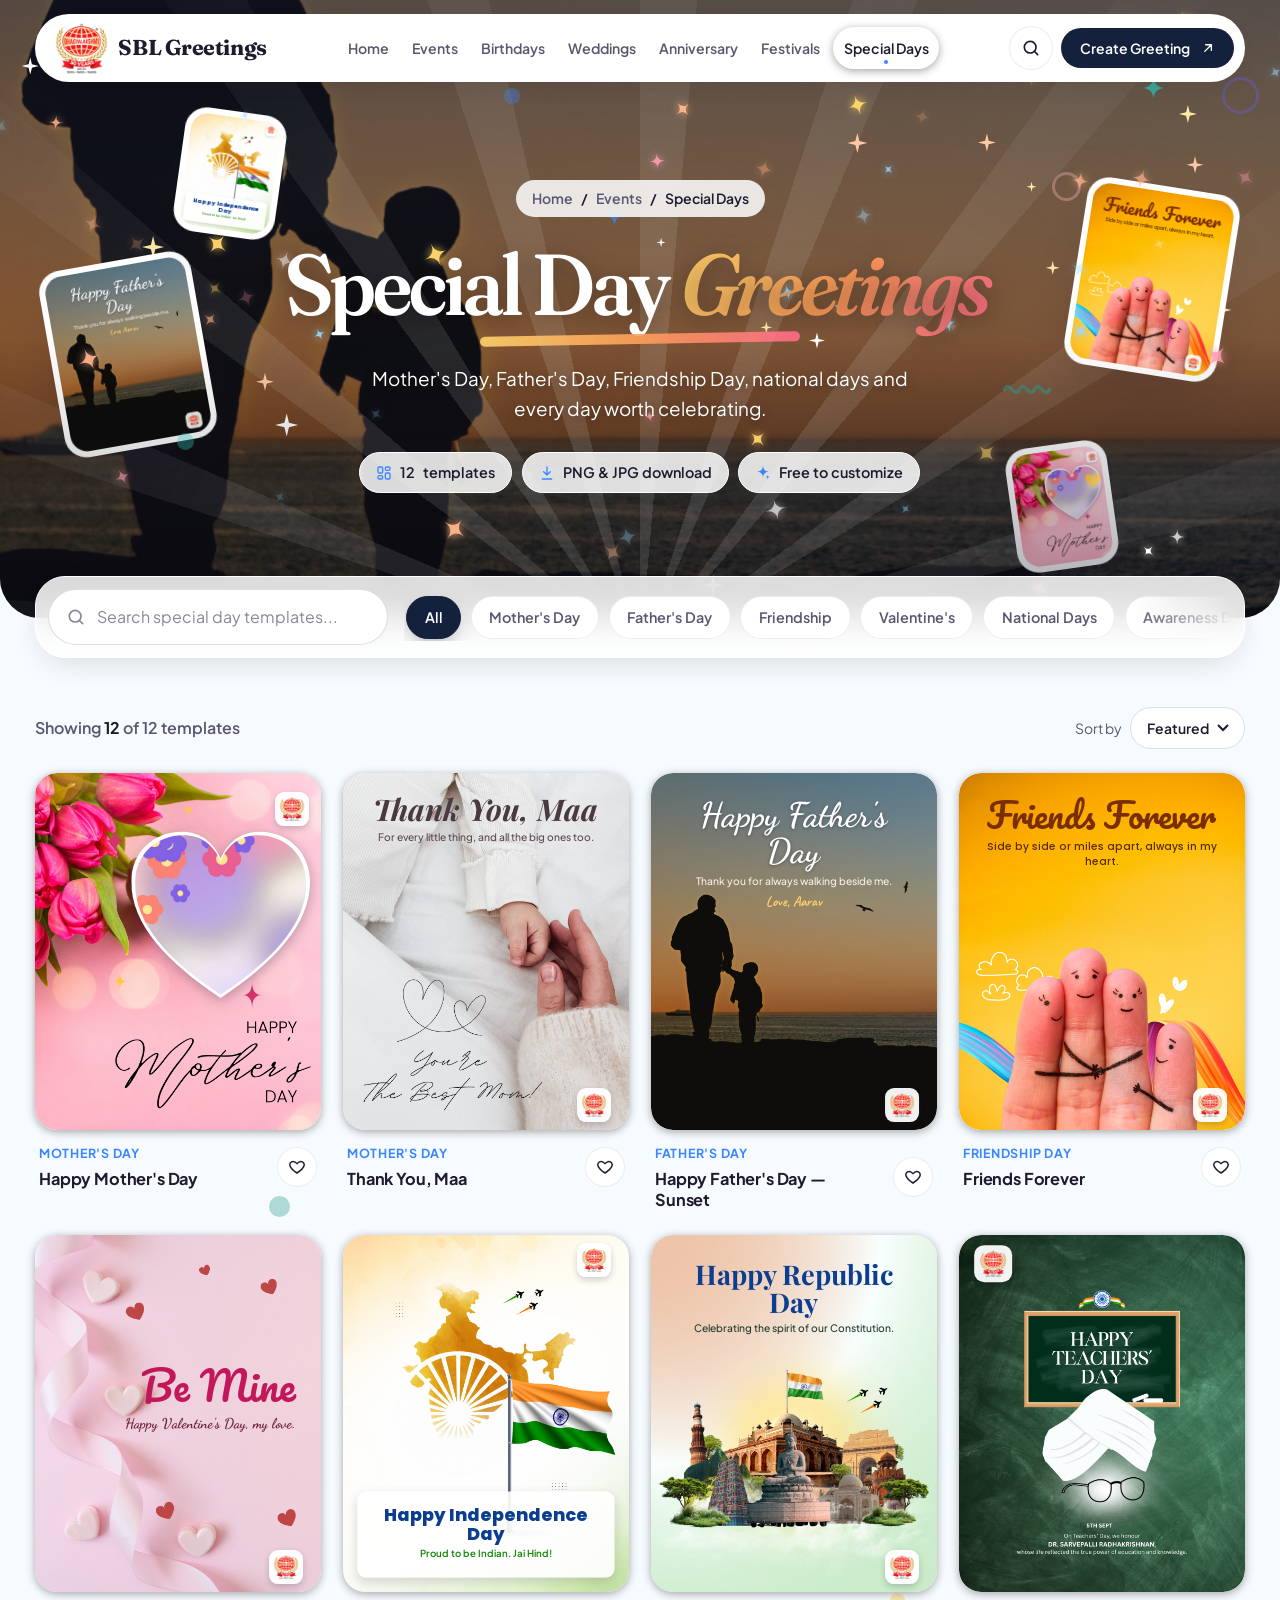
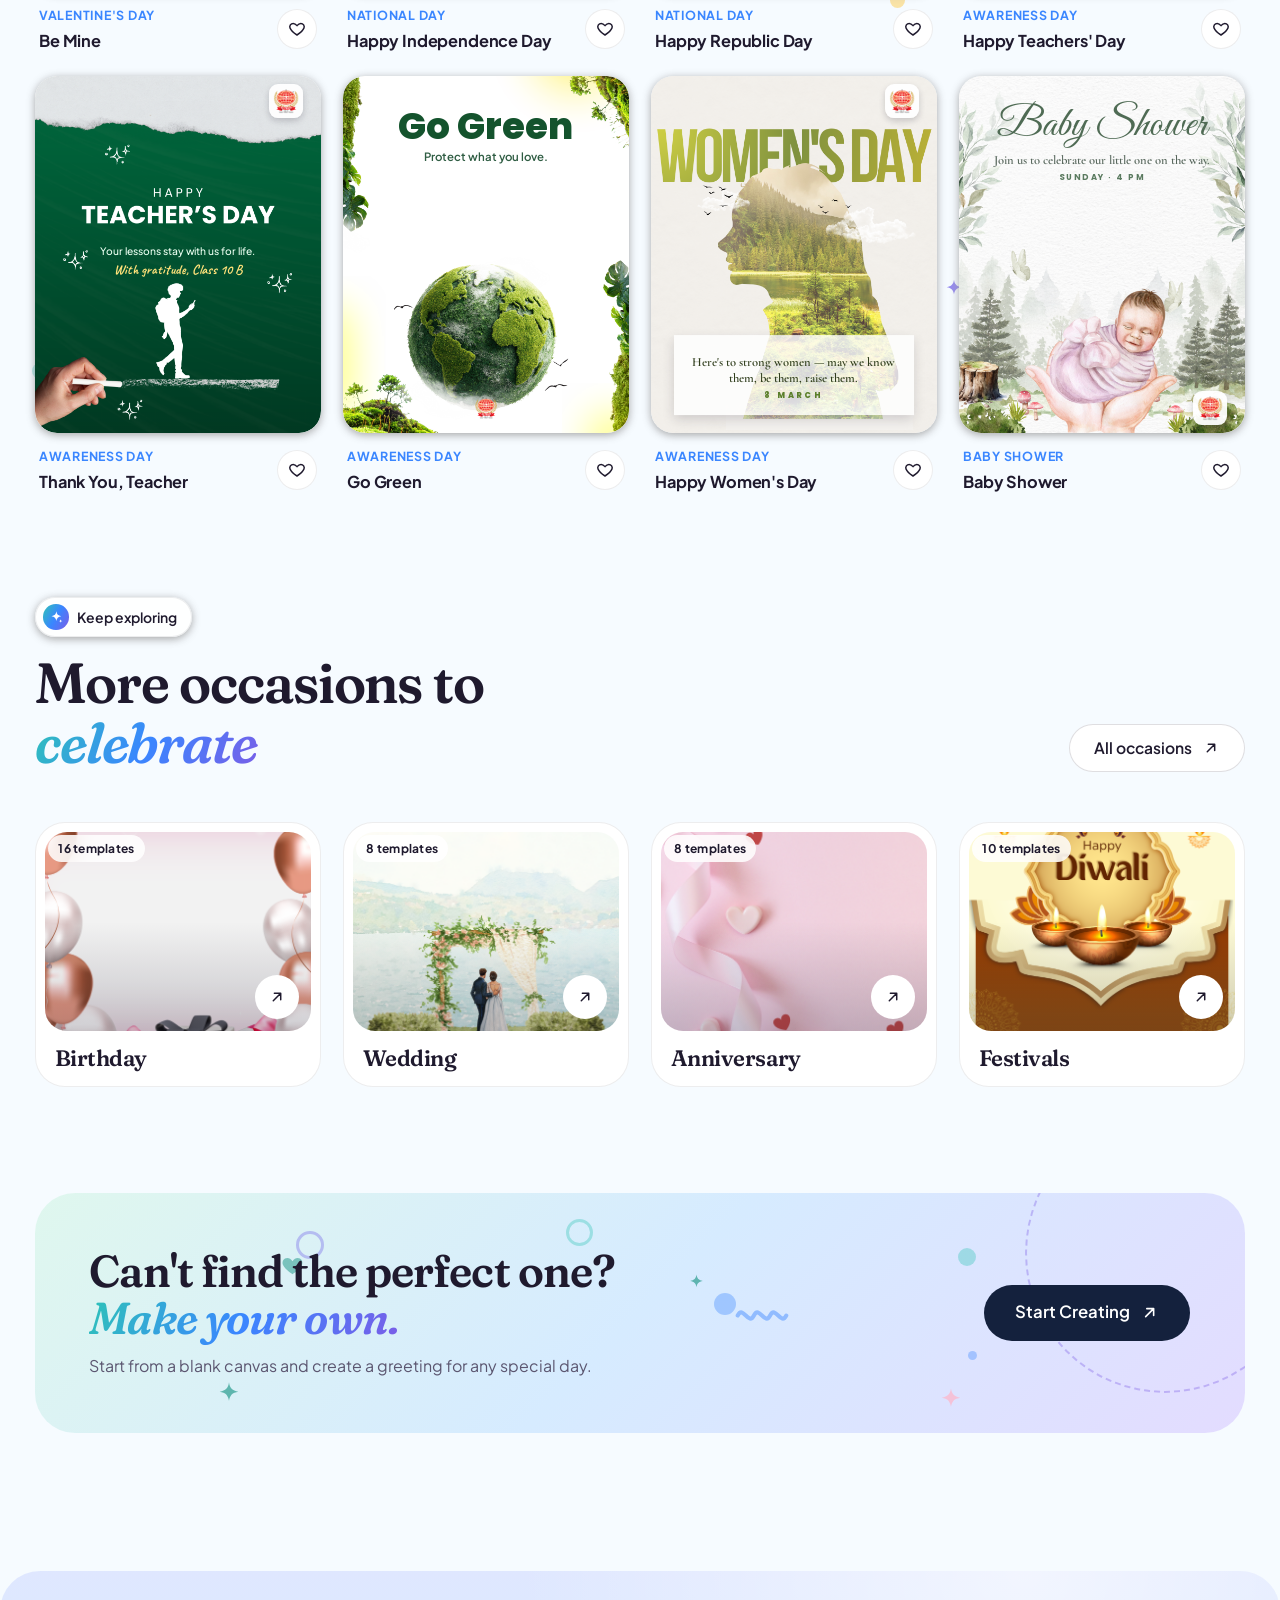
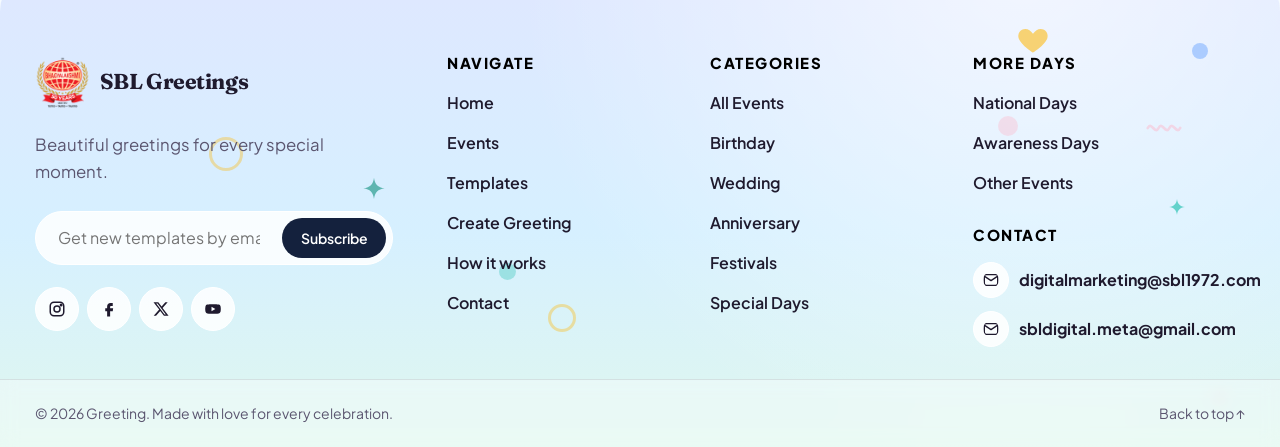
<file: frontend/events/special-days.html>
<!DOCTYPE html>
<html lang="en">

<head>
    <meta charset="UTF-8">
    <meta name="viewport" content="width=device-width, initial-scale=1">
    <title>Special Days Greetings — Greetings</title>
    <meta name="description" content="Greeting poster templates for Mother's Day, Father's Day, Friendship Day, Valentine's Day, national and awareness days.">
    <meta name="theme-color" content="#fffbf4">
    <link rel="icon" type="image/png" href="../images/icons/favicon.png">

    <link rel="preconnect" href="https://fonts.googleapis.com">
    <link rel="preconnect" href="https://fonts.gstatic.com" crossorigin>
    <link href="https://fonts.googleapis.com/css2?family=Bebas+Neue&family=Caveat:wght@500;700&family=Cormorant+Garamond:ital,wght@0,500;0,600;0,700;1,500;1,600&family=Dancing+Script:wght@500;700&family=Fraunces:ital,opsz,wght@0,9..144,400..700;1,9..144,400..700&family=Great+Vibes&family=Lobster&family=Pacifico&family=Playfair+Display:ital,wght@0,400;0,700;1,400;1,700&family=Plus+Jakarta+Sans:wght@400;500;600;700;800&family=Poppins:ital,wght@0,400;0,500;0,600;0,700;0,800;1,500&display=swap"
        rel="stylesheet">

    <link rel="stylesheet" href="../css/style.css">
    <link rel="stylesheet" href="../css/poster.css">
    <link rel="stylesheet" href="../css/responsive.css">
    <link rel="stylesheet" href="../css/editor.css">
    <link rel="stylesheet" href="../css/paid.css">
    <!-- look of THIS page only (colours, fonts, header) -->
    <link rel="stylesheet" href="../css/special-days.css">
    <script>
        document.documentElement.classList.add('js');
    </script>
</head>

<body class="is-loading page-special-days" data-root="../">

    <!-- Icon sprite (UI icons only) -->
    <svg width="0" height="0" style="position:absolute" aria-hidden="true">
    <symbol id="i-arrow" viewBox="0 0 24 24" fill="none" stroke="currentColor" stroke-width="2" stroke-linecap="round"
      stroke-linejoin="round">
      <path d="M5 12h14M13 6l6 6-6 6" />
    </symbol>
    <symbol id="i-search" viewBox="0 0 24 24" fill="none" stroke="currentColor" stroke-width="2" stroke-linecap="round">
      <circle cx="11" cy="11" r="7" />
      <path d="m20 20-3.5-3.5" />
    </symbol>
    <symbol id="i-close" viewBox="0 0 24 24" fill="none" stroke="currentColor" stroke-width="2" stroke-linecap="round">
      <path d="M6 6l12 12M18 6 6 18" />
    </symbol>
    <symbol id="i-edit" viewBox="0 0 24 24" fill="none" stroke="currentColor" stroke-width="2" stroke-linecap="round"
      stroke-linejoin="round">
      <path d="M12 20h9" />
      <path d="M16.5 3.5a2.1 2.1 0 0 1 3 3L7 19l-4 1 1-4Z" />
    </symbol>
    <symbol id="i-eye" viewBox="0 0 24 24" fill="none" stroke="currentColor" stroke-width="2" stroke-linecap="round"
      stroke-linejoin="round">
      <path d="M2 12s3.5-7 10-7 10 7 10 7-3.5 7-10 7S2 12 2 12Z" />
      <circle cx="12" cy="12" r="3" />
    </symbol>
    <symbol id="i-download" viewBox="0 0 24 24" fill="none" stroke="currentColor" stroke-width="2"
      stroke-linecap="round" stroke-linejoin="round">
      <path d="M12 3v12M7 10l5 5 5-5M5 21h14" />
    </symbol>
    <symbol id="i-heart" viewBox="0 0 24 24" fill="none" stroke="currentColor" stroke-width="2" stroke-linejoin="round">
      <path
        d="M12 20s-7.5-4.6-9.3-9.2C1.5 7.6 3.7 4.5 7 4.5c2 0 3.4 1.1 5 3 1.6-1.9 3-3 5-3 3.3 0 5.5 3.1 4.3 6.3C19.5 15.4 12 20 12 20Z" />
    </symbol>
    <symbol id="i-sparkle" viewBox="0 0 24 24" fill="currentColor">
      <path d="M12 2c.6 4.8 2.9 7.3 8 8-5.1.7-7.4 3.2-8 8-.6-4.8-2.9-7.3-8-8 5.1-.7 7.4-3.2 8-8Z" />
      <path d="M19 15c.3 2 1.1 2.8 3 3-1.9.2-2.7 1-3 3-.3-2-1.1-2.8-3-3 1.9-.2 2.7-1 3-3Z" />
    </symbol>
    <symbol id="i-image" viewBox="0 0 24 24" fill="none" stroke="currentColor" stroke-width="2" stroke-linecap="round"
      stroke-linejoin="round">
      <rect x="3" y="3" width="18" height="18" rx="4" />
      <circle cx="9" cy="9" r="2" />
      <path d="m21 15-5-5L5 21" />
    </symbol>
    <symbol id="i-type" viewBox="0 0 24 24" fill="none" stroke="currentColor" stroke-width="2" stroke-linecap="round">
      <path d="M4 7V5h16v2M9 19h6M12 5v14" />
    </symbol>
    <symbol id="i-check" viewBox="0 0 24 24" fill="none" stroke="currentColor" stroke-width="3" stroke-linecap="round"
      stroke-linejoin="round">
      <path d="m5 12 5 5L20 7" />
    </symbol>
    <symbol id="i-layout" viewBox="0 0 24 24" fill="none" stroke="currentColor" stroke-width="2"
      stroke-linejoin="round">
      <rect x="3" y="3" width="7" height="9" rx="2" />
      <rect x="14" y="3" width="7" height="5" rx="2" />
      <rect x="14" y="12" width="7" height="9" rx="2" />
      <rect x="3" y="16" width="7" height="5" rx="2" />
    </symbol>
    <symbol id="i-share" viewBox="0 0 24 24" fill="none" stroke="currentColor" stroke-width="2" stroke-linecap="round"
      stroke-linejoin="round">
      <circle cx="18" cy="5" r="3" />
      <circle cx="6" cy="12" r="3" />
      <circle cx="18" cy="19" r="3" />
      <path d="m8.6 13.5 6.8 4M15.4 6.5l-6.8 4" />
    </symbol>
    <symbol id="i-instagram" viewBox="0 0 24 24" fill="none" stroke="currentColor" stroke-width="2">
      <rect x="3" y="3" width="18" height="18" rx="5" />
      <circle cx="12" cy="12" r="4" />
      <circle cx="17.5" cy="6.5" r="1" fill="currentColor" />
    </symbol>
    <symbol id="i-facebook" viewBox="0 0 24 24" fill="currentColor">
      <path d="M14 8h3V4h-3c-2.8 0-4.5 1.8-4.5 4.6V11H7v4h2.5v7h4v-7H17l.5-4h-4V9c0-.6.4-1 1-1Z" />
    </symbol>
    <symbol id="i-x" viewBox="0 0 24 24" fill="currentColor">
      <path
        d="M17.8 3h3.1l-6.8 7.7 8 10.3h-6.2l-4.9-6.3L5.4 21H2.3l7.3-8.3L2 3h6.4l4.4 5.8L17.8 3Zm-1.1 16.2h1.7L7.4 4.7H5.6l11.1 14.5Z" />
    </symbol>
    <symbol id="i-pinterest" viewBox="0 0 24 24" fill="currentColor">
      <path
        d="M12 2a10 10 0 0 0-3.6 19.3c-.1-.8-.2-2 0-2.9l1.3-5.4s-.3-.7-.3-1.6c0-1.5.9-2.7 2-2.7.9 0 1.4.7 1.4 1.5 0 .9-.6 2.3-.9 3.6-.3 1.1.5 2 1.6 2 1.9 0 3.4-2 3.4-5 0-2.6-1.9-4.4-4.5-4.4-3.1 0-4.9 2.3-4.9 4.7 0 .9.4 1.9.8 2.5.1.1.1.2.1.3l-.3 1.2c0 .2-.2.3-.4.2-1.4-.6-2.2-2.6-2.2-4.2 0-3.4 2.5-6.6 7.2-6.6 3.8 0 6.7 2.7 6.7 6.3 0 3.8-2.4 6.8-5.7 6.8-1.1 0-2.2-.6-2.5-1.3l-.7 2.6c-.2 1-.9 2.2-1.4 2.9A10 10 0 1 0 12 2Z" />
    </symbol>
    <symbol id="i-youtube" viewBox="0 0 24 24" fill="currentColor">
      <path
        d="M22 8.2a3 3 0 0 0-2.1-2.1C18 5.6 12 5.6 12 5.6s-6 0-7.9.5A3 3 0 0 0 2 8.2 31 31 0 0 0 1.6 12 31 31 0 0 0 2 15.8a3 3 0 0 0 2.1 2.1c1.9.5 7.9.5 7.9.5s6 0 7.9-.5a3 3 0 0 0 2.1-2.1c.4-1.2.4-3.8.4-3.8s0-2.6-.4-3.8ZM10 15V9l5.2 3L10 15Z" />
    </symbol>
  </svg>

    <a class="skip-link" href="#main">Skip to content</a>

    <!-- ================= HEADER ================= -->
    <header class="site-header" id="siteHeader">
        <div class="container">
            <nav class="nav" aria-label="Main navigation">
                <a href="../index.html" class="logo" aria-label="Greetings home">
                    <img src="../images/logo/logo.png" alt="" width="38" height="38">
                    <span>SBL Greetings</span>
                </a>

                <ul class="nav__menu">
                    <li><a class="nav__link" href="../index.html">Home</a></li>
                    <li><a class="nav__link" href="events.html">Events</a></li>
                    <li><a class="nav__link" href="birthday.html">Birthdays</a></li>
                    <li><a class="nav__link" href="wedding.html">Weddings</a></li>
                    <li><a class="nav__link" href="anniversary.html">Anniversary</a></li>
                    <li><a class="nav__link" href="festivals.html">Festivals</a></li>
                    <li><a class="nav__link is-active" href="special-days.html" aria-current="page">Special Days</a></li>
                </ul>

                <div class="nav__actions">
                    <button class="icon-btn" type="button" data-search-open aria-label="Search greetings">
            <svg class="icon">
              <use href="#i-search" />
            </svg>
          </button>
                    <button class="btn btn--sm nav__cta-desktop" type="button" data-edit="blank-01">
            Create Greeting <svg class="icon icon--arrow">
              <use href="#i-arrow" />
            </svg>
          </button>
                    <button class="nav__toggle" type="button" aria-label="Open menu" aria-expanded="false" aria-controls="mobileMenu">
            <span></span><span></span>
          </button>
                </div>
            </nav>
        </div>
    </header>

    <div class="mobile-menu" id="mobileMenu" aria-label="Mobile navigation">
        <ul class="mobile-menu__list">
            <li><a class="mobile-menu__link" href="../index.html">Home <svg class="icon">
            <use href="#i-arrow" />
          </svg></a></li>
            <li><a class="mobile-menu__link" href="events.html">Events <svg class="icon">
            <use href="#i-arrow" />
          </svg></a></li>
            <li><a class="mobile-menu__link" href="birthday.html">Birthdays <svg class="icon">
            <use href="#i-arrow" />
          </svg></a></li>
            <li><a class="mobile-menu__link" href="wedding.html">Weddings <svg class="icon">
            <use href="#i-arrow" />
          </svg></a></li>
            <li><a class="mobile-menu__link" href="anniversary.html">Anniversary <svg class="icon">
            <use href="#i-arrow" />
          </svg></a></li>
            <li><a class="mobile-menu__link" href="festivals.html">Festivals <svg class="icon">
            <use href="#i-arrow" />
          </svg></a></li>
            <li><a class="mobile-menu__link is-active" href="special-days.html" aria-current="page">Special Days <svg
            class="icon">
            <use href="#i-arrow" />
          </svg></a></li>
        </ul>
        <div class="mobile-menu__foot">
            <button class="btn btn--lg" type="button" data-edit="blank-01">Create Greeting <svg class="icon icon--arrow">
          <use href="#i-arrow" />
        </svg></button>
        </div>
    </div>

    <main id="main">

        <!-- =====================================================================
         PAGE HEADER (hero banner)
         ▸ TO CHANGE THE BACKGROUND IMAGE, edit --hero-bg below
           (if the file name has an apostrophe ' write it as %27)
           (path is relative to THIS html file, so keep the "../").
         ▸ --hero-overlay  : light wash over the image, 0 (none) → 1 (solid)
         ▸ --hero-position : which part of the image stays visible
         Colours and the look of this page: css/special-days.css
         Falling particles & light colours:  js/special-days.js
         ===================================================================== -->
        <section class="event-hero has-scene" aria-labelledby="eventTitle" data-floaters="10" style="--hero-bg: url('../images/0 home/7 a Father%27s Day.png'); --hero-overlay: 0.0; --hero-position: 50% 66%;">

            <!-- Animated background scene (decorative). Delete a line to switch that layer off. -->
            <div class="event-hero__scene" aria-hidden="true">
                <div class="event-hero__photo"></div>
            </div>
            <div class="event-hero__fx" aria-hidden="true">
                <span class="event-hero__rays"></span>
                <div class="event-hero__bokeh" data-bokeh="18"></div>
                <div class="event-hero__sparkles" data-sparkles="18"></div>
            </div>
            <canvas class="event-hero__confetti" aria-hidden="true" data-confetti-canvas></canvas>

            <figure class="event-hero__peek event-hero__peek--l" aria-hidden="true" data-clone-poster="special-fathers-01">
            </figure>
            <figure class="event-hero__peek event-hero__peek--r" aria-hidden="true" data-clone-poster="special-friendship-01">
            </figure>
            <figure class="event-hero__peek event-hero__peek--l2" aria-hidden="true" data-clone-poster="special-independence-01"></figure>
            <figure class="event-hero__peek event-hero__peek--r2" aria-hidden="true" data-clone-poster="special-mothers-01">
            </figure>

            <div class="container">
                <div class="event-hero__inner">
                    <nav class="breadcrumb" aria-label="Breadcrumb" data-reveal="fade-up">
                        <a href="../index.html">Home</a> <span aria-hidden="true">/</span>
                        <a href="events.html">Events</a> <span aria-hidden="true">/</span>
                        <span aria-current="page">Special Days</span>
                    </nav>
                    <h1 class="event-hero__title" id="eventTitle" data-reveal="fade-up" style="--delay:.08s">
                        Special Day <span class="text-gradient">Greetings</span>
                    </h1>
                    <p class="event-hero__text" data-reveal="fade-up" style="--delay:.16s">
                        Mother's Day, Father's Day, Friendship Day, national days and every day worth celebrating.
                    </p>
                    <div class="event-hero__stats" data-reveal="fade-up" style="--delay:.24s">
                        <span class="stat-pill"><svg class="icon">
                <use href="#i-layout" />
              </svg> <span data-total-count>12</span> templates</span>
                        <span class="stat-pill"><svg class="icon">
                <use href="#i-download" />
              </svg> PNG &amp; JPG download</span>
                        <span class="stat-pill"><svg class="icon">
                <use href="#i-sparkle" />
              </svg> Free to customize</span>
                    </div>
                </div>
            </div>
        </section>

        <!-- ================= SEARCH + FILTERS ================= -->
        <div class="toolbar">
            <div class="container">
                <div class="toolbar__inner" data-reveal="fade-up">
                    <label class="search-field">
            <span class="visually-hidden">Search special day templates</span>
            <svg class="icon">
              <use href="#i-search" />
            </svg>
            <input type="search" id="templateSearch" placeholder="Search special day templates..." autocomplete="off">
          </label>
                    <div class="chip-row" id="templateFilters" role="group" aria-label="Filter templates">
                        <button class="chip is-active" type="button" data-filter="all" aria-pressed="true">All</button>
                        <button class="chip" type="button" data-filter="mothers" aria-pressed="false">Mother's Day</button>
                        <button class="chip" type="button" data-filter="fathers" aria-pressed="false">Father's Day</button>
                        <button class="chip" type="button" data-filter="friendship" aria-pressed="false">Friendship</button>
                        <button class="chip" type="button" data-filter="valentine" aria-pressed="false">Valentine's</button>
                        <button class="chip" type="button" data-filter="national" aria-pressed="false">National Days</button>
                        <button class="chip" type="button" data-filter="awareness" aria-pressed="false">Awareness Days</button>
                        <button class="chip" type="button" data-filter="baby" aria-pressed="false">Baby Shower</button>
                    </div>
                </div>
            </div>
        </div>

        <!-- ================= TEMPLATES ================= -->
        <section class="section" style="padding-top:0" aria-label="Special day templates" data-floaters="12">
            <div class="container">
                <div class="results-bar">
                    <p class="results-bar__count" id="resultsCount" aria-live="polite">Showing <strong>12</strong> templates</p>
                    <label class="sort-select">Sort by
            <select id="templateSort">
              <option value="featured">Featured</option>
              <option value="newest">Newest</option>
              <option value="az">A – Z</option>
            </select>
          </label>
                </div>

                <!-- Template card fields:
             data-tags  : filter keys (mothers fathers friendship valentine national awareness baby)
             data-added : date added (for "Newest" sorting)
             data-title / data-cat : name + category shown under the card
             Every text, colour, image and position of a poster is editable right here. -->
                <div class="template-grid" id="templateGrid">
                    <article class="poster-card" data-reveal="fade-up" data-template="special-mothers-01" data-tags="mothers" data-added="2026-08-01" data-title="Happy Mother&#x27;s Day" data-cat="Mother&#x27;s Day">
                        <div class="poster-card__media">
                            <div class="poster" data-name="Happy Mother&#x27;s Day" style="--accent:#d6336c">
                                <img class="poster__bg" src="../images/0 home/6a mothers day.png" alt="" style="--pos:50% 50%" loading="lazy">

                                <figure class="poster__photo" data-shape="heart" data-decor="sparkles" style="--x:65; --y:40; --w:60">
                                    <img src="../images/photos/pink-bouquet.jpg" alt="Pink flower bouquet" loading="lazy">
                                </figure>
                                <figure class="poster__logo" data-badge style="--x:90; --y:10; --w:9"><img src="../images/logo/logo.png" alt="Logo"></figure>

                                <div class="poster__text" data-anchor="top" style="--x:50; --y:6; --w:86">
                                    <p class="poster__kicker" style="--font:'Dancing Script'; --fallback:cursive; --size:5.6; --weight:700; --color:#d6336c; --align:center; --gap:0.6">
                                    </p>
                                    <p class="poster__heading" style="--font:'Playfair Display'; --fallback:serif; --size:10; --weight:700; --color:#3a1d2c; --align:center; --style:italic; --lh:1.05">
                                    </p>
                                    <p class="poster__message" style="--font:'Plus Jakarta Sans'; --fallback:sans-serif; --size:3.8; --weight:500; --color:#3a1d2c; --align:center">
                                    </p>
                                    <p class="poster__from" style="--font:'Plus Jakarta Sans'; --fallback:sans-serif; --size:3.2; --weight:600; --color:#1f1a2e; --align:center">
                                    </p>
                                </div>

                            </div>
                            <div class="poster-card__overlay">
                                <div class="poster-actions">
                                    <button class="poster-action poster-action--primary" type="button" data-edit><svg class="icon">
                      <use href="#i-edit" />
                    </svg>Edit</button>
                                    <button class="poster-action" type="button" data-preview><svg class="icon">
                      <use href="#i-eye" />
                    </svg>Preview</button>
                                    <button class="poster-action" type="button" data-download><svg class="icon">
                      <use href="#i-download" />
                    </svg>Download</button>
                                </div>
                            </div>
                        </div>
                        <div class="poster-card__mobile-actions">
                            <button class="poster-action poster-action--primary" type="button" data-edit aria-label="Edit Happy Mother&#x27;s Day"><svg class="icon">
                  <use href="#i-edit" />
                </svg><span>Edit</span></button>
                            <button class="poster-action" type="button" data-preview aria-label="Preview Happy Mother&#x27;s Day"><svg
                  class="icon">
                  <use href="#i-eye" />
                </svg><span>View</span></button>
                            <button class="poster-action" type="button" data-download aria-label="Download Happy Mother&#x27;s Day"><svg class="icon">
                  <use href="#i-download" />
                </svg><span>Save</span></button>
                        </div>
                        <div class="poster-card__meta">
                            <div>
                                <p class="poster-card__cat">Mother&#x27;s Day</p>
                                <h3 class="poster-card__title">Happy Mother&#x27;s Day</h3>
                            </div>
                            <button class="poster-card__fav" type="button" aria-label="Save to favourites" aria-pressed="false"><svg
                  class="icon">
                  <use href="#i-heart" />
                </svg></button>
                        </div>
                    </article>
                    <article class="poster-card" data-reveal="fade-up" data-template="special-mothers-02" data-tags="mothers" data-added="2026-09-10" data-title="Thank You, Maa" data-cat="Mother&#x27;s Day">
                        <div class="poster-card__media">
                            <div class="poster" data-name="Thank You, Maa" style="--accent:#b0707f">
                                <img class="poster__bg" src="../images/0 home/6 Mother's Day.png" alt="" style="--pos:50% 50%" loading="lazy">
                                <figure class="poster__logo" data-badge style="--x:88; --y:93; --w:9"><img src="../images/logo/logo.png" alt="Logo"></figure>
                                <div class="poster__text" data-anchor="top" style="--x:50; --y:6; --w:84">
                                    <p class="poster__kicker" style="--font:'Plus Jakarta Sans'; --fallback:sans-serif; --size:2.8; --weight:800; --color:#b0707f; --align:center; --spacing:0.25em; --case:uppercase">
                                        Happy Mother&#x27;s Day</p>
                                    <p class="poster__heading" style="--font:'Playfair Display'; --fallback:serif; --size:10.5; --weight:700; --color:#4a3a3f; --align:center; --style:italic; --lh:1.05">
                                        Thank You, Maa</p>
                                    <p class="poster__message" style="--font:'Plus Jakarta Sans'; --fallback:sans-serif; --size:3.6; --weight:500; --color:#5c4a50; --align:center; --lh:1.4">
                                        For every little thing, and all the big ones too.</p>
                                    <p class="poster__from" style="--font:'Plus Jakarta Sans'; --fallback:sans-serif; --size:3.2; --weight:600; --color:#1f1a2e; --align:center">
                                    </p>
                                </div>
                            </div>
                            <div class="poster-card__overlay">
                                <div class="poster-actions">
                                    <button class="poster-action poster-action--primary" type="button" data-edit><svg class="icon">
                      <use href="#i-edit" />
                    </svg>Edit</button>
                                    <button class="poster-action" type="button" data-preview><svg class="icon">
                      <use href="#i-eye" />
                    </svg>Preview</button>
                                    <button class="poster-action" type="button" data-download><svg class="icon">
                      <use href="#i-download" />
                    </svg>Download</button>
                                </div>
                            </div>
                        </div>
                        <div class="poster-card__mobile-actions">
                            <button class="poster-action poster-action--primary" type="button" data-edit aria-label="Edit Thank You, Maa"><svg class="icon">
                  <use href="#i-edit" />
                </svg><span>Edit</span></button>
                            <button class="poster-action" type="button" data-preview aria-label="Preview Thank You, Maa"><svg
                  class="icon">
                  <use href="#i-eye" />
                </svg><span>View</span></button>
                            <button class="poster-action" type="button" data-download aria-label="Download Thank You, Maa"><svg
                  class="icon">
                  <use href="#i-download" />
                </svg><span>Save</span></button>
                        </div>
                        <div class="poster-card__meta">
                            <div>
                                <p class="poster-card__cat">Mother&#x27;s Day</p>
                                <h3 class="poster-card__title">Thank You, Maa</h3>
                            </div>
                            <button class="poster-card__fav" type="button" aria-label="Save to favourites" aria-pressed="false"><svg
                  class="icon">
                  <use href="#i-heart" />
                </svg></button>
                        </div>
                    </article>
                    <article class="poster-card" data-reveal="fade-up" data-template="special-fathers-01" data-tags="fathers" data-added="2026-09-14" data-title="Happy Father&#x27;s Day — Sunset" data-cat="Father&#x27;s Day">
                        <div class="poster-card__media">
                            <div class="poster" data-name="Happy Father&#x27;s Day — Sunset" style="--accent:#ffcf6b">
                                <img class="poster__bg" src="../images/0 home/7 a Father's Day.png" alt="" style="--pos:50% 50%" loading="lazy">
                                <figure class="poster__logo" data-badge style="--x:88; --y:93; --w:9"><img src="../images/logo/logo.png" alt="Logo"></figure>
                                <div class="poster__text" data-anchor="top" style="--x:50; --y:7; --w:86">
                                    <p class="poster__kicker" style="--font:'Plus Jakarta Sans'; --fallback:sans-serif; --size:2.8; --weight:800; --color:#ffcf6b; --align:center; --spacing:0.3em; --case:uppercase">
                                        To my hero</p>
                                    <p class="poster__heading" data-effect="shadow" style="--font:'Dancing Script'; --fallback:cursive; --size:12; --weight:700; --color:#ffffff; --align:center; --lh:1.05">
                                        Happy Father&#x27;s Day</p>
                                    <p class="poster__message" style="--font:'Plus Jakarta Sans'; --fallback:sans-serif; --size:3.6; --weight:500; --color:#f5efe6; --align:center; --lh:1.4">
                                        Thank you for always walking beside me.</p>
                                    <p class="poster__from" style="--font:'Caveat'; --fallback:cursive; --size:5; --weight:700; --color:#ffcf6b; --align:center">
                                        Love, Aarav</p>
                                </div>
                            </div>
                            <div class="poster-card__overlay">
                                <div class="poster-actions">
                                    <button class="poster-action poster-action--primary" type="button" data-edit><svg class="icon">
                      <use href="#i-edit" />
                    </svg>Edit</button>
                                    <button class="poster-action" type="button" data-preview><svg class="icon">
                      <use href="#i-eye" />
                    </svg>Preview</button>
                                    <button class="poster-action" type="button" data-download><svg class="icon">
                      <use href="#i-download" />
                    </svg>Download</button>
                                </div>
                            </div>
                        </div>
                        <div class="poster-card__mobile-actions">
                            <button class="poster-action poster-action--primary" type="button" data-edit aria-label="Edit Happy Father&#x27;s Day — Sunset"><svg class="icon">
                  <use href="#i-edit" />
                </svg><span>Edit</span></button>
                            <button class="poster-action" type="button" data-preview aria-label="Preview Happy Father&#x27;s Day — Sunset"><svg class="icon">
                  <use href="#i-eye" />
                </svg><span>View</span></button>
                            <button class="poster-action" type="button" data-download aria-label="Download Happy Father&#x27;s Day — Sunset"><svg class="icon">
                  <use href="#i-download" />
                </svg><span>Save</span></button>
                        </div>
                        <div class="poster-card__meta">
                            <div>
                                <p class="poster-card__cat">Father&#x27;s Day</p>
                                <h3 class="poster-card__title">Happy Father&#x27;s Day — Sunset</h3>
                            </div>
                            <button class="poster-card__fav" type="button" aria-label="Save to favourites" aria-pressed="false"><svg
                  class="icon">
                  <use href="#i-heart" />
                </svg></button>
                        </div>
                    </article>
                    <article class="poster-card" data-reveal="fade-up" data-template="special-friendship-01" data-tags="friendship" data-added="2026-08-04" data-title="Friends Forever" data-cat="Friendship Day">
                        <div class="poster-card__media">
                            <div class="poster" data-name="Friends Forever" style="--accent:#c2410c">
                                <img class="poster__bg" src="../images/0 home/9 a Friendship Day.png" alt="" style="--pos:50% 50%" loading="lazy">
                                <figure class="poster__logo" data-badge style="--x:88; --y:93; --w:9"><img src="../images/logo/logo.png" alt="Logo"></figure>
                                <div class="poster__text" data-anchor="top" style="--x:50; --y:6; --w:86">
                                    <p class="poster__kicker" style="--font:'Poppins'; --fallback:sans-serif; --size:2.8; --weight:800; --color:#c2410c; --align:center; --spacing:0.22em; --case:uppercase">
                                        Happy Friendship Day</p>
                                    <p class="poster__heading" style="--font:'Pacifico'; --fallback:cursive; --size:12; --weight:400; --color:#7a2e00; --align:center; --lh:1.2">
                                        Friends Forever</p>
                                    <p class="poster__message" style="--font:'Poppins'; --fallback:sans-serif; --size:3.6; --weight:500; --color:#5a2a05; --align:center; --lh:1.4">
                                        Side by side or miles apart, always in my heart.</p>
                                    <p class="poster__from" style="--font:'Plus Jakarta Sans'; --fallback:sans-serif; --size:3.2; --weight:600; --color:#1f1a2e; --align:center">
                                    </p>
                                </div>
                            </div>
                            <div class="poster-card__overlay">
                                <div class="poster-actions">
                                    <button class="poster-action poster-action--primary" type="button" data-edit><svg class="icon">
                      <use href="#i-edit" />
                    </svg>Edit</button>
                                    <button class="poster-action" type="button" data-preview><svg class="icon">
                      <use href="#i-eye" />
                    </svg>Preview</button>
                                    <button class="poster-action" type="button" data-download><svg class="icon">
                      <use href="#i-download" />
                    </svg>Download</button>
                                </div>
                            </div>
                        </div>
                        <div class="poster-card__mobile-actions">
                            <button class="poster-action poster-action--primary" type="button" data-edit aria-label="Edit Friends Forever"><svg class="icon">
                  <use href="#i-edit" />
                </svg><span>Edit</span></button>
                            <button class="poster-action" type="button" data-preview aria-label="Preview Friends Forever"><svg
                  class="icon">
                  <use href="#i-eye" />
                </svg><span>View</span></button>
                            <button class="poster-action" type="button" data-download aria-label="Download Friends Forever"><svg
                  class="icon">
                  <use href="#i-download" />
                </svg><span>Save</span></button>
                        </div>
                        <div class="poster-card__meta">
                            <div>
                                <p class="poster-card__cat">Friendship Day</p>
                                <h3 class="poster-card__title">Friends Forever</h3>
                            </div>
                            <button class="poster-card__fav" type="button" aria-label="Save to favourites" aria-pressed="false"><svg
                  class="icon">
                  <use href="#i-heart" />
                </svg></button>
                        </div>
                    </article>
                    <article class="poster-card" data-reveal="fade-up" data-template="special-valentine-01" data-tags="valentine" data-added="2026-07-14" data-title="Be Mine" data-cat="Valentine&#x27;s Day">
                        <div class="poster-card__media">
                            <div class="poster" data-name="Be Mine" style="--accent:#e0245e">
                                <img class="poster__bg" src="../images/0 home/11 a Valentine's Day.png" alt="" style="--pos:50% 50%" loading="lazy">
                                <figure class="poster__logo" data-badge style="--x:88; --y:93; --w:9"><img src="../images/logo/logo.png" alt="Logo"></figure>
                                <div class="poster__text" data-anchor="middle" style="--x:58; --y:46; --w:66">
                                    <p class="poster__kicker" style="--font:'Plus Jakarta Sans'; --fallback:sans-serif; --size:2.8; --weight:800; --color:#e0245e; --align:right; --spacing:0.3em; --case:uppercase">
                                        14 February</p>
                                    <p class="poster__heading" style="--font:'Pacifico'; --fallback:cursive; --size:14; --weight:400; --color:#c2185b; --align:right; --lh:1.2">
                                        Be Mine</p>
                                    <p class="poster__message" style="--font:'Dancing Script'; --fallback:cursive; --size:5; --weight:700; --color:#6b1d3a; --align:right">
                                        Happy Valentine&#x27;s Day, my love.</p>
                                    <p class="poster__from" style="--font:'Plus Jakarta Sans'; --fallback:sans-serif; --size:3.2; --weight:600; --color:#1f1a2e; --align:center">
                                    </p>
                                </div>
                            </div>
                            <div class="poster-card__overlay">
                                <div class="poster-actions">
                                    <button class="poster-action poster-action--primary" type="button" data-edit><svg class="icon">
                      <use href="#i-edit" />
                    </svg>Edit</button>
                                    <button class="poster-action" type="button" data-preview><svg class="icon">
                      <use href="#i-eye" />
                    </svg>Preview</button>
                                    <button class="poster-action" type="button" data-download><svg class="icon">
                      <use href="#i-download" />
                    </svg>Download</button>
                                </div>
                            </div>
                        </div>
                        <div class="poster-card__mobile-actions">
                            <button class="poster-action poster-action--primary" type="button" data-edit aria-label="Edit Be Mine"><svg class="icon">
                  <use href="#i-edit" />
                </svg><span>Edit</span></button>
                            <button class="poster-action" type="button" data-preview aria-label="Preview Be Mine"><svg class="icon">
                  <use href="#i-eye" />
                </svg><span>View</span></button>
                            <button class="poster-action" type="button" data-download aria-label="Download Be Mine"><svg class="icon">
                  <use href="#i-download" />
                </svg><span>Save</span></button>
                        </div>
                        <div class="poster-card__meta">
                            <div>
                                <p class="poster-card__cat">Valentine&#x27;s Day</p>
                                <h3 class="poster-card__title">Be Mine</h3>
                            </div>
                            <button class="poster-card__fav" type="button" aria-label="Save to favourites" aria-pressed="false"><svg
                  class="icon">
                  <use href="#i-heart" />
                </svg></button>
                        </div>
                    </article>
                    <article class="poster-card" data-reveal="fade-up" data-template="special-independence-01" data-tags="national" data-added="2026-08-10" data-title="Happy Independence Day" data-cat="National Day">
                        <div class="poster-card__media">
                            <div class="poster" data-name="Happy Independence Day" style="--accent:#138808">
                                <img class="poster__bg" src="../images/0 home/14 a Independence Day.png" alt="" style="--pos:50% 50%" loading="lazy">
                                <figure class="poster__logo" data-badge style="--x:88; --y:7; --w:9"><img src="../images/logo/logo.png" alt="Logo"></figure>
                                <div class="poster__text" data-anchor="bottom" data-card style="--x:50; --y:96; --w:90; --card:rgba(255,255,255,0.9); --radius:3">
                                    <p class="poster__kicker" style="--font:'Poppins'; --fallback:sans-serif; --size:2.8; --weight:800; --color:#e8590c; --align:center; --spacing:0.3em; --case:uppercase">
                                        15 August</p>
                                    <p class="poster__heading" style="--font:'Poppins'; --fallback:sans-serif; --size:6.2; --weight:800; --color:#0b3d91; --align:center; --lh:1.05">
                                        Happy Independence Day</p>
                                    <p class="poster__message" style="--font:'Plus Jakarta Sans'; --fallback:sans-serif; --size:3.4; --weight:600; --color:#138808; --align:center">
                                        Proud to be Indian. Jai Hind!</p>
                                    <p class="poster__from" style="--font:'Plus Jakarta Sans'; --fallback:sans-serif; --size:3.2; --weight:600; --color:#1f1a2e; --align:center">
                                    </p>
                                </div>
                            </div>
                            <div class="poster-card__overlay">
                                <div class="poster-actions">
                                    <button class="poster-action poster-action--primary" type="button" data-edit><svg class="icon">
                      <use href="#i-edit" />
                    </svg>Edit</button>
                                    <button class="poster-action" type="button" data-preview><svg class="icon">
                      <use href="#i-eye" />
                    </svg>Preview</button>
                                    <button class="poster-action" type="button" data-download><svg class="icon">
                      <use href="#i-download" />
                    </svg>Download</button>
                                </div>
                            </div>
                        </div>
                        <div class="poster-card__mobile-actions">
                            <button class="poster-action poster-action--primary" type="button" data-edit aria-label="Edit Happy Independence Day"><svg class="icon">
                  <use href="#i-edit" />
                </svg><span>Edit</span></button>
                            <button class="poster-action" type="button" data-preview aria-label="Preview Happy Independence Day"><svg
                  class="icon">
                  <use href="#i-eye" />
                </svg><span>View</span></button>
                            <button class="poster-action" type="button" data-download aria-label="Download Happy Independence Day"><svg class="icon">
                  <use href="#i-download" />
                </svg><span>Save</span></button>
                        </div>
                        <div class="poster-card__meta">
                            <div>
                                <p class="poster-card__cat">National Day</p>
                                <h3 class="poster-card__title">Happy Independence Day</h3>
                            </div>
                            <button class="poster-card__fav" type="button" aria-label="Save to favourites" aria-pressed="false"><svg
                  class="icon">
                  <use href="#i-heart" />
                </svg></button>
                        </div>
                    </article>
                    <article class="poster-card" data-reveal="fade-up" data-template="special-republic-01" data-tags="national" data-added="2026-07-26" data-title="Happy Republic Day" data-cat="National Day">
                        <div class="poster-card__media">
                            <div class="poster" data-name="Happy Republic Day" style="--accent:#e8590c">
                                <img class="poster__bg" src="../images/0 home/5 Republic Day.png" alt="" style="--pos:50% 50%" loading="lazy">
                                <figure class="poster__logo" data-badge style="--x:88; --y:93; --w:9"><img src="../images/logo/logo.png" alt="Logo"></figure>
                                <div class="poster__text" data-anchor="top" style="--x:50; --y:7; --w:86">
                                    <p class="poster__kicker" style="--font:'Poppins'; --fallback:sans-serif; --size:3; --weight:800; --color:#e8590c; --align:center; --spacing:0.3em; --case:uppercase">
                                        26 January</p>
                                    <p class="poster__heading" style="--font:'Playfair Display'; --fallback:serif; --size:9.5; --weight:700; --color:#0b3d91; --align:center; --lh:1.05">
                                        Happy Republic Day</p>
                                    <p class="poster__message" style="--font:'Plus Jakarta Sans'; --fallback:sans-serif; --size:3.6; --weight:500; --color:#1f3b2d; --align:center">
                                        Celebrating the spirit of our Constitution.</p>
                                    <p class="poster__from" style="--font:'Plus Jakarta Sans'; --fallback:sans-serif; --size:3.2; --weight:600; --color:#1f1a2e; --align:center">
                                    </p>
                                </div>
                            </div>
                            <div class="poster-card__overlay">
                                <div class="poster-actions">
                                    <button class="poster-action poster-action--primary" type="button" data-edit><svg class="icon">
                      <use href="#i-edit" />
                    </svg>Edit</button>
                                    <button class="poster-action" type="button" data-preview><svg class="icon">
                      <use href="#i-eye" />
                    </svg>Preview</button>
                                    <button class="poster-action" type="button" data-download><svg class="icon">
                      <use href="#i-download" />
                    </svg>Download</button>
                                </div>
                            </div>
                        </div>
                        <div class="poster-card__mobile-actions">
                            <button class="poster-action poster-action--primary" type="button" data-edit aria-label="Edit Happy Republic Day"><svg class="icon">
                  <use href="#i-edit" />
                </svg><span>Edit</span></button>
                            <button class="poster-action" type="button" data-preview aria-label="Preview Happy Republic Day"><svg
                  class="icon">
                  <use href="#i-eye" />
                </svg><span>View</span></button>
                            <button class="poster-action" type="button" data-download aria-label="Download Happy Republic Day"><svg
                  class="icon">
                  <use href="#i-download" />
                </svg><span>Save</span></button>
                        </div>
                        <div class="poster-card__meta">
                            <div>
                                <p class="poster-card__cat">National Day</p>
                                <h3 class="poster-card__title">Happy Republic Day</h3>
                            </div>
                            <button class="poster-card__fav" type="button" aria-label="Save to favourites" aria-pressed="false"><svg
                  class="icon">
                  <use href="#i-heart" />
                </svg></button>
                        </div>
                    </article>
                    <article class="poster-card" data-reveal="fade-up" data-template="special-teachers-01" data-tags="awareness" data-added="2026-08-28" data-title="Happy Teachers&#x27; Day" data-cat="Awareness Day">
                        <div class="poster-card__media">
                            <div class="poster" data-name="Happy Teachers&#x27; Day" style="--accent:#c0392b">
                                <img class="poster__bg" src="../images/0 home/15 a Teachers' Day.png" alt="" style="--pos:50% 50%" loading="lazy">

                                <!-- <figure class="poster__photo" data-shape="rounded" data-decor="layers" style="--x:72; --y:29; --w:40">
                  <img src="../images/photos/apple-books.jpg" alt="Apple on books" loading="lazy">
                </figure> -->
                                <figure class="poster__logo" data-badge style="--x:12; --y:8; --w:10"><img src="../images/logo/logo.png" alt="Logo"></figure>

                                <div class="poster__text" data-anchor="bottom" style="--x:38; --y:93; --w:68">
                                    <p class="poster__kicker" style="--font:'Plus Jakarta Sans'; --fallback:sans-serif; --size:2.8; --weight:800; --color:#c0392b; --align:left; --spacing:0.25em; --case:uppercase">
                                    </p>
                                    <p class="poster__heading" style="--font:'Fraunces'; --fallback:serif; --size:10; --weight:700; --color:#1f2a24; --align:left; --lh:1.05">
                                    </p>
                                    <p class="poster__message" style="--font:'Plus Jakarta Sans'; --fallback:sans-serif; --size:3.8; --weight:500; --color:#2f3b35; --align:left; --lh:1.4">
                                    </p>
                                    <p class="poster__from" style="--font:'Caveat'; --fallback:cursive; --size:5.2; --weight:700; --color:#c0392b; --align:left">
                                    </p>
                                </div>

                            </div>
                            <div class="poster-card__overlay">
                                <div class="poster-actions">
                                    <button class="poster-action poster-action--primary" type="button" data-edit><svg class="icon">
                      <use href="#i-edit" />
                    </svg>Edit</button>
                                    <button class="poster-action" type="button" data-preview><svg class="icon">
                      <use href="#i-eye" />
                    </svg>Preview</button>
                                    <button class="poster-action" type="button" data-download><svg class="icon">
                      <use href="#i-download" />
                    </svg>Download</button>
                                </div>
                            </div>
                        </div>
                        <div class="poster-card__mobile-actions">
                            <button class="poster-action poster-action--primary" type="button" data-edit aria-label="Edit Happy Teachers&#x27; Day"><svg class="icon">
                  <use href="#i-edit" />
                </svg><span>Edit</span></button>
                            <button class="poster-action" type="button" data-preview aria-label="Preview Happy Teachers&#x27; Day"><svg class="icon">
                  <use href="#i-eye" />
                </svg><span>View</span></button>
                            <button class="poster-action" type="button" data-download aria-label="Download Happy Teachers&#x27; Day"><svg class="icon">
                  <use href="#i-download" />
                </svg><span>Save</span></button>
                        </div>
                        <div class="poster-card__meta">
                            <div>
                                <p class="poster-card__cat">Awareness Day</p>
                                <h3 class="poster-card__title">Happy Teachers&#x27; Day</h3>
                            </div>
                            <button class="poster-card__fav" type="button" aria-label="Save to favourites" aria-pressed="false"><svg
                  class="icon">
                  <use href="#i-heart" />
                </svg></button>
                        </div>
                    </article>
                    <article class="poster-card" data-reveal="fade-up" data-template="special-teachers-02" data-tags="awareness" data-added="2026-09-03" data-title="Thank You, Teacher" data-cat="Awareness Day">
                        <div class="poster-card__media">
                            <div class="poster" data-name="Thank You, Teacher" style="--accent:#ffe27a">
                                <img class="poster__bg" src="../images/0 home/15 Teachers' Day.png" alt="" style="--pos:50% 50%" loading="lazy">
                                <figure class="poster__logo" data-badge style="--x:88; --y:7; --w:9"><img src="../images/logo/logo.png" alt="Logo"></figure>
                                <div class="poster__text" data-anchor="top" style="--x:50; --y:46; --w:72">
                                    <p class="poster__kicker" style="--font:'Plus Jakarta Sans'; --fallback:sans-serif; --size:3.2; --weight:600; --color:#1f1a2e; --align:center">
                                    </p>
                                    <p class="poster__heading" style="--font:'Plus Jakarta Sans'; --fallback:sans-serif; --size:3.2; --weight:600; --color:#1f1a2e; --align:center">
                                    </p>
                                    <p class="poster__message" style="--font:'Plus Jakarta Sans'; --fallback:sans-serif; --size:3.6; --weight:500; --color:#eafff1; --align:center">
                                        Your lessons stay with us for life.</p>
                                    <p class="poster__from" style="--font:'Caveat'; --fallback:cursive; --size:4.8; --weight:700; --color:#ffe27a; --align:center">
                                        With gratitude, Class 10 B</p>
                                </div>
                            </div>
                            <div class="poster-card__overlay">
                                <div class="poster-actions">
                                    <button class="poster-action poster-action--primary" type="button" data-edit><svg class="icon">
                      <use href="#i-edit" />
                    </svg>Edit</button>
                                    <button class="poster-action" type="button" data-preview><svg class="icon">
                      <use href="#i-eye" />
                    </svg>Preview</button>
                                    <button class="poster-action" type="button" data-download><svg class="icon">
                      <use href="#i-download" />
                    </svg>Download</button>
                                </div>
                            </div>
                        </div>
                        <div class="poster-card__mobile-actions">
                            <button class="poster-action poster-action--primary" type="button" data-edit aria-label="Edit Thank You, Teacher"><svg class="icon">
                  <use href="#i-edit" />
                </svg><span>Edit</span></button>
                            <button class="poster-action" type="button" data-preview aria-label="Preview Thank You, Teacher"><svg
                  class="icon">
                  <use href="#i-eye" />
                </svg><span>View</span></button>
                            <button class="poster-action" type="button" data-download aria-label="Download Thank You, Teacher"><svg
                  class="icon">
                  <use href="#i-download" />
                </svg><span>Save</span></button>
                        </div>
                        <div class="poster-card__meta">
                            <div>
                                <p class="poster-card__cat">Awareness Day</p>
                                <h3 class="poster-card__title">Thank You, Teacher</h3>
                            </div>
                            <button class="poster-card__fav" type="button" aria-label="Save to favourites" aria-pressed="false"><svg
                  class="icon">
                  <use href="#i-heart" />
                </svg></button>
                        </div>
                    </article>
                    <article class="poster-card" data-reveal="fade-up" data-template="special-environment-01" data-tags="awareness" data-added="2026-06-05" data-title="Go Green" data-cat="Awareness Day">
                        <div class="poster-card__media">
                            <div class="poster" data-name="Go Green" style="--accent:#2d7a4f">
                                <img class="poster__bg" src="../images/0 home/16 a Environment Day.png" alt="" style="--pos:50% 50%" loading="lazy">
                                <figure class="poster__logo" style="--x:50; --y:93; --w:8"><img src="../images/logo/logo.png" alt="Logo"></figure>
                                <div class="poster__text" data-anchor="top" style="--x:50; --y:9; --w:80">
                                    <p class="poster__kicker" style="--font:'Plus Jakarta Sans'; --fallback:sans-serif; --size:2.6; --weight:800; --color:#2d7a4f; --align:center; --spacing:0.18em; --case:uppercase">
                                        5 June · World Environment Day</p>
                                    <p class="poster__heading" style="--font:'Poppins'; --fallback:sans-serif; --size:13; --weight:800; --color:#14532d; --align:center; --lh:1">
                                        Go Green</p>
                                    <p class="poster__message" style="--font:'Plus Jakarta Sans'; --fallback:sans-serif; --size:4; --weight:600; --color:#2f5d43; --align:center">
                                        Protect what you love.</p>
                                    <p class="poster__from" style="--font:'Plus Jakarta Sans'; --fallback:sans-serif; --size:3.2; --weight:600; --color:#1f1a2e; --align:center">
                                    </p>
                                </div>
                            </div>
                            <div class="poster-card__overlay">
                                <div class="poster-actions">
                                    <button class="poster-action poster-action--primary" type="button" data-edit><svg class="icon">
                      <use href="#i-edit" />
                    </svg>Edit</button>
                                    <button class="poster-action" type="button" data-preview><svg class="icon">
                      <use href="#i-eye" />
                    </svg>Preview</button>
                                    <button class="poster-action" type="button" data-download><svg class="icon">
                      <use href="#i-download" />
                    </svg>Download</button>
                                </div>
                            </div>
                        </div>
                        <div class="poster-card__mobile-actions">
                            <button class="poster-action poster-action--primary" type="button" data-edit aria-label="Edit Go Green"><svg class="icon">
                  <use href="#i-edit" />
                </svg><span>Edit</span></button>
                            <button class="poster-action" type="button" data-preview aria-label="Preview Go Green"><svg class="icon">
                  <use href="#i-eye" />
                </svg><span>View</span></button>
                            <button class="poster-action" type="button" data-download aria-label="Download Go Green"><svg
                  class="icon">
                  <use href="#i-download" />
                </svg><span>Save</span></button>
                        </div>
                        <div class="poster-card__meta">
                            <div>
                                <p class="poster-card__cat">Awareness Day</p>
                                <h3 class="poster-card__title">Go Green</h3>
                            </div>
                            <button class="poster-card__fav" type="button" aria-label="Save to favourites" aria-pressed="false"><svg
                  class="icon">
                  <use href="#i-heart" />
                </svg></button>
                        </div>
                    </article>
                    <article class="poster-card" data-reveal="fade-up" data-template="special-womens-01" data-tags="awareness" data-added="2026-03-08" data-title="Happy Women&#x27;s Day" data-cat="Awareness Day">
                        <div class="poster-card__media">
                            <div class="poster" data-name="Happy Women&#x27;s Day" style="--accent:#5b7f2b">
                                <img class="poster__bg" src="../images/0 home/10 Women's Day.png" alt="" style="--pos:50% 50%" loading="lazy">
                                <figure class="poster__logo" data-badge style="--x:88; --y:7; --w:9"><img src="../images/logo/logo.png" alt="Logo"></figure>
                                <div class="poster__text" data-anchor="bottom" data-card style="--x:50; --y:95; --w:84; --card:rgba(255,255,255,0.82)">
                                    <p class="poster__kicker" style="--font:'Plus Jakarta Sans'; --fallback:sans-serif; --size:3.2; --weight:600; --color:#1f1a2e; --align:center">
                                    </p>
                                    <p class="poster__heading" style="--font:'Plus Jakarta Sans'; --fallback:sans-serif; --size:3.2; --weight:600; --color:#1f1a2e; --align:center">
                                    </p>
                                    <p class="poster__message" style="--font:'Cormorant Garamond'; --fallback:serif; --size:4.4; --weight:600; --color:#2f3d1c; --align:center; --lh:1.3">
                                        Here&#x27;s to strong women — may we know them, be them, raise them.</p>
                                    <p class="poster__from" style="--font:'Poppins'; --fallback:sans-serif; --size:2.8; --weight:800; --color:#5b7f2b; --align:center; --spacing:0.3em; --case:uppercase">
                                        8 March</p>
                                </div>
                            </div>
                            <div class="poster-card__overlay">
                                <div class="poster-actions">
                                    <button class="poster-action poster-action--primary" type="button" data-edit><svg class="icon">
                      <use href="#i-edit" />
                    </svg>Edit</button>
                                    <button class="poster-action" type="button" data-preview><svg class="icon">
                      <use href="#i-eye" />
                    </svg>Preview</button>
                                    <button class="poster-action" type="button" data-download><svg class="icon">
                      <use href="#i-download" />
                    </svg>Download</button>
                                </div>
                            </div>
                        </div>
                        <div class="poster-card__mobile-actions">
                            <button class="poster-action poster-action--primary" type="button" data-edit aria-label="Edit Happy Women&#x27;s Day"><svg class="icon">
                  <use href="#i-edit" />
                </svg><span>Edit</span></button>
                            <button class="poster-action" type="button" data-preview aria-label="Preview Happy Women&#x27;s Day"><svg
                  class="icon">
                  <use href="#i-eye" />
                </svg><span>View</span></button>
                            <button class="poster-action" type="button" data-download aria-label="Download Happy Women&#x27;s Day"><svg class="icon">
                  <use href="#i-download" />
                </svg><span>Save</span></button>
                        </div>
                        <div class="poster-card__meta">
                            <div>
                                <p class="poster-card__cat">Awareness Day</p>
                                <h3 class="poster-card__title">Happy Women&#x27;s Day</h3>
                            </div>
                            <button class="poster-card__fav" type="button" aria-label="Save to favourites" aria-pressed="false"><svg
                  class="icon">
                  <use href="#i-heart" />
                </svg></button>
                        </div>
                    </article>
                    <article class="poster-card" data-reveal="fade-up" data-template="special-baby-01" data-tags="baby" data-added="2026-07-02" data-title="Baby Shower" data-cat="Baby Shower">
                        <div class="poster-card__media">
                            <div class="poster" data-name="Baby Shower" style="--accent:#5a7a5f">
                                <img class="poster__bg" src="../images/0 home/2 Baby Shower.png" alt="" style="--pos:50% 50%" loading="lazy">
                                <figure class="poster__logo" data-badge style="--x:88; --y:93; --w:9"><img src="../images/logo/logo.png" alt="Logo"></figure>
                                <div class="poster__text" data-anchor="top" style="--x:50; --y:8; --w:84">
                                    <p class="poster__kicker" style="--font:'Plus Jakarta Sans'; --fallback:sans-serif; --size:2.8; --weight:800; --color:#8aa68c; --align:center; --spacing:0.3em; --case:uppercase">
                                        You&#x27;re invited</p>
                                    <p class="poster__heading" style="--font:'Great Vibes'; --fallback:cursive; --size:15; --weight:400; --color:#4f6b54; --align:center; --lh:1">
                                        Baby Shower</p>
                                    <p class="poster__message" style="--font:'Cormorant Garamond'; --fallback:serif; --size:4.4; --weight:600; --color:#55655a; --align:center; --lh:1.3">
                                        Join us to celebrate our little one on the way.</p>
                                    <p class="poster__from" style="--font:'Poppins'; --fallback:sans-serif; --size:2.9; --weight:700; --color:#5a7a5f; --align:center; --spacing:0.18em; --case:uppercase">
                                        Sunday · 4 PM</p>
                                </div>
                            </div>
                            <div class="poster-card__overlay">
                                <div class="poster-actions">
                                    <button class="poster-action poster-action--primary" type="button" data-edit><svg class="icon">
                      <use href="#i-edit" />
                    </svg>Edit</button>
                                    <button class="poster-action" type="button" data-preview><svg class="icon">
                      <use href="#i-eye" />
                    </svg>Preview</button>
                                    <button class="poster-action" type="button" data-download><svg class="icon">
                      <use href="#i-download" />
                    </svg>Download</button>
                                </div>
                            </div>
                        </div>
                        <div class="poster-card__mobile-actions">
                            <button class="poster-action poster-action--primary" type="button" data-edit aria-label="Edit Baby Shower"><svg class="icon">
                  <use href="#i-edit" />
                </svg><span>Edit</span></button>
                            <button class="poster-action" type="button" data-preview aria-label="Preview Baby Shower"><svg
                  class="icon">
                  <use href="#i-eye" />
                </svg><span>View</span></button>
                            <button class="poster-action" type="button" data-download aria-label="Download Baby Shower"><svg
                  class="icon">
                  <use href="#i-download" />
                </svg><span>Save</span></button>
                        </div>
                        <div class="poster-card__meta">
                            <div>
                                <p class="poster-card__cat">Baby Shower</p>
                                <h3 class="poster-card__title">Baby Shower</h3>
                            </div>
                            <button class="poster-card__fav" type="button" aria-label="Save to favourites" aria-pressed="false"><svg
                  class="icon">
                  <use href="#i-heart" />
                </svg></button>
                        </div>
                    </article>
                </div>

                <div class="empty-state" id="templatesEmpty" role="status">
                    <div class="empty-state__emoji" aria-hidden="true">🎉</div>
                    <strong>No templates match your search</strong> Try another word or pick a different filter.
                </div>
            </div>
        </section>

        <!-- ================= OTHER OCCASIONS ================= -->
        <section class="section" style="padding-top:0" aria-labelledby="relatedTitle">
            <div class="container">
                <div class="section-head">
                    <div class="section-head__text" data-reveal="fade-up">
                        <span class="eyebrow"><span class="eyebrow__dot"><svg class="icon">
                  <use href="#i-sparkle" />
                </svg></span> Keep exploring</span>
                        <h2 class="section-title" id="relatedTitle">More occasions to <span class="text-gradient">celebrate</span>
                        </h2>
                    </div>
                    <a class="btn btn--light" href="events.html" data-reveal="fade-up">All occasions <svg
              class="icon icon--arrow">
              <use href="#i-arrow" />
            </svg></a>
                </div>

                <div class="related related--4">
                    <article class="event-card" data-reveal="fade-up">
                        <div class="event-card__media"><img src="../images/0 home/9 (2).png" alt="Birthday greetings" width="720" height="540" loading="lazy">
                            <span class="event-card__arrow" aria-hidden="true"><svg class="icon">
                  <use href="#i-arrow" />
                </svg></span>
                        </div>
                        <span class="badge event-card__count">16 templates</span>
                        <div class="event-card__body">
                            <h3 class="event-card__title"><a href="birthday.html">Birthday</a></h3>
                        </div>
                    </article>
                    <article class="event-card" data-reveal="fade-up" style="--delay:0.08s">
                        <div class="event-card__media"><img src="../images/0 home/8 Wedding.png" alt="Wedding greetings" width="720" height="540" loading="lazy">
                            <span class="event-card__arrow" aria-hidden="true"><svg class="icon">
                  <use href="#i-arrow" />
                </svg></span>
                        </div>
                        <span class="badge event-card__count">8 templates</span>
                        <div class="event-card__body">
                            <h3 class="event-card__title"><a href="wedding.html">Wedding</a></h3>
                        </div>
                    </article>
                    <article class="event-card" data-reveal="fade-up" style="--delay:0.16s">
                        <div class="event-card__media"><img src="../images/0 home/11 a Valentine's Day.png" alt="Anniversary greetings" width="720" height="540" loading="lazy">
                            <span class="event-card__arrow" aria-hidden="true"><svg class="icon">
                  <use href="#i-arrow" />
                </svg></span>
                        </div>
                        <span class="badge event-card__count">8 templates</span>
                        <div class="event-card__body">
                            <h3 class="event-card__title"><a href="anniversary.html">Anniversary</a></h3>
                        </div>
                    </article>
                    <article class="event-card" data-reveal="fade-up" style="--delay:0.24s">
                        <div class="event-card__media"><img src="../images/0 home/3 Diwali.png" alt="Festivals greetings" width="720" height="540" loading="lazy">
                            <span class="event-card__arrow" aria-hidden="true"><svg class="icon">
                  <use href="#i-arrow" />
                </svg></span>
                        </div>
                        <span class="badge event-card__count">10 templates</span>
                        <div class="event-card__body">
                            <h3 class="event-card__title"><a href="festivals.html">Festivals</a></h3>
                        </div>
                    </article>
                </div>
            </div>
        </section>

        <!-- ================= MINI CTA ================= -->
        <section class="section" style="padding-top:0" aria-labelledby="miniCtaTitle">
            <div class="container">
                <div class="mini-cta" data-reveal="scale" data-floaters="10">
                    <span class="deco deco--ring" aria-hidden="true"></span>
                    <div>
                        <h2 id="miniCtaTitle">Can't find the perfect one? <span class="text-gradient">Make your own.</span></h2>
                        <p>Start from a blank canvas and create a greeting for any special day.</p>
                    </div>
                    <button class="btn btn--lg" type="button" data-edit="blank-01">Start Creating <svg class="icon icon--arrow">
              <use href="#i-arrow" />
            </svg></button>
                </div>
            </div>
        </section>
    </main>





    <!-- ===== BACK TO TOP (floating round button) ===== -->
    <button class="to-top" type="button" id="toTop" aria-label="Back to top">
    <svg viewBox="0 0 24 24" aria-hidden="true">
      <path d="M12 8.5 18 15.5H6z" />
    </svg>
  </button>



    <!-- ================= FOOTER ================= -->
    <footer class="site-footer" data-floaters="10">
        <div class="container">
            <div class="footer-top">
                <div class="footer-brand">
                    <a href="index.html" class="logo">
                        <img src="../images/logo/logo.png" alt="" width="38" height="38" loading="lazy"><span>SBL Greetings</span></a>
                    <p>Beautiful greetings for every special moment.</p>
                    <form class="newsletter" data-newsletter>
                        <label class="visually-hidden" for="newsEmail">Email address</label>
                        <input id="newsEmail" type="email" placeholder="Get new templates by email" required>
                        <button class="btn btn--sm" type="submit">Subscribe</button>
                    </form>
                    <div class="socials">
                        <a href="#" aria-label="Instagram" data-soon="Our Instagram page"><svg class="icon">
                <use href="#i-instagram" />
              </svg></a>
                        <a href="#" aria-label="Facebook" data-soon="Our Facebook page"><svg class="icon">
                <use href="#i-facebook" />
              </svg></a>
                        <a href="#" aria-label="X (Twitter)" data-soon="Our X page"><svg class="icon">
                <use href="#i-x" />
              </svg></a>
                        <a href="#" aria-label="YouTube" data-soon="Our YouTube channel"><svg class="icon">
                <use href="#i-youtube" />
              </svg></a>
                    </div>

                </div>

                <div class="footer-col">
                    <h3>Navigate</h3>
                    <ul>
                        <li><a href="index.html">Home</a></li>
                        <li><a href="#events">Events</a></li>
                        <li><a href="#templates">Templates</a></li>
                        <li><a href="#" data-edit="blank-01">Create Greeting</a></li>
                        <li><a href="#how">How it works</a></li>
                        <li><a href="mailto:digitalmarketing@sbl1972.com">Contact</a></li>
                    </ul>
                </div>

                <div class="footer-col footer-col--cats">
                    <h3>Categories</h3>
                    <ul>
                        <li><a href="events/events.html">All Events</a></li>
                        <li><a href="events/birthday.html">Birthday</a></li>
                        <li><a href="events/wedding.html">Wedding</a></li>
                        <li><a href="events/anniversary.html">Anniversary</a></li>
                        <li><a href="events/festivals.html">Festivals</a></li>
                        <li><a href="events/special-days.html">Special Days</a></li>
                    </ul>
                </div>

                <div class="footer-col">
                    <h3>More days</h3>
                    <ul>
                        <li><a href="events/special-days.html?filter=national">National Days</a></li>
                        <li><a href="events/special-days.html?filter=awareness">Awareness Days</a></li>
                        <li><a href="events/events.html">Other Events</a></li>
                    </ul>

                    <!-- ===== CONTACT DETAILS — change the phone number and e-mail here =====
               tel:    the number with country code and NO spaces
               mailto: your e-mail address -->
                    <br>
                    <h3>Contact</h3>
                    <ul class="footer-contact">



                        <li><a href="mailto:digitalmarketing@sbl1972.com" aria-label="Email us at digitalmarketing@sbl1972.com"><svg
                  viewBox="0 0 24 24" aria-hidden="true">
                  <rect x="2" y="4" width="20" height="16" rx="3" />
                  <path d="m3 7 9 6 9-6" />
                </svg><span>digitalmarketing@sbl1972.com</span></a></li>

                        <li><a href="mailto:sbldigital.meta@gmail.com" aria-label="Email us at sbldigital.meta@gmail.com"><svg
                  viewBox="0 0 24 24" aria-hidden="true">
                  <rect x="2" y="4" width="20" height="16" rx="3" />
                  <path d="m3 7 9 6 9-6" />
                </svg><span>sbldigital.meta@gmail.com</span></a></li>


                    </ul>


                </div>
            </div>
        </div>

        <!-- <div class="footer-word" aria-hidden="true">Greetings</div> -->

        <br>
        <div class="footer-bottom">
            <div class="container">
                <p>© <span data-year>2026</span> Greeting. Made with love for every celebration.</p>
                <nav aria-label="Legal">
                    <a href="#main">Back to top ↑</a>
                </nav>
            </div>
        </div>
    </footer>

    <!-- ================= SEARCH OVERLAY ================= -->
    <div class="overlay search-overlay" id="searchOverlay" role="dialog" aria-modal="true" aria-label="Search greetings">
        <div class="overlay__panel">
            <div class="search-panel__head">
                <label class="search-field">
          <span class="visually-hidden">Search greetings</span>
          <svg class="icon">
            <use href="#i-search" />
          </svg>
          <input type="search" id="globalSearch" placeholder="Search birthday, Diwali, wedding…" autocomplete="off">
        </label>
                <button class="icon-btn" type="button" data-search-close aria-label="Close search"><svg class="icon">
            <use href="#i-close" />
          </svg></button>
            </div>
            <div class="search-panel__body">
                <p class="search-panel__label" id="searchLabel">Popular searches</p>
                <div class="search-results" id="searchResults"></div>
            </div>
        </div>
    </div>

    <!-- ================= PREVIEW LIGHTBOX ================= -->
    <div class="overlay lightbox" id="lightbox" role="dialog" aria-modal="true" aria-labelledby="lightboxTitle">
        <div class="overlay__panel">
            <button class="icon-btn lightbox__close" type="button" data-lightbox-close aria-label="Close preview"><svg
          class="icon">
          <use href="#i-close" />
        </svg></button>
            <div class="lightbox__media">
                <div class="lightbox__poster" id="lightboxPoster"></div>
                <div class="lightbox__dl">
                    <div class="format-switch" role="group" aria-label="File format">
                        <button type="button" class="is-on" data-format-choice="png" aria-pressed="true">PNG</button>
                        <button type="button" data-format-choice="jpg" aria-pressed="false">JPG</button>
                    </div>
                    <button class="btn btn--sm lightbox__download" type="button" data-download><svg class="icon">
              <use href="#i-download" />
            </svg> Download poster</button>
                </div>
            </div>
            <div class="lightbox__foot">
                <div>
                    <p class="lightbox__cat" id="lightboxCat">Category</p>
                    <h2 class="lightbox__title" id="lightboxTitle">Poster</h2>
                </div>
                <button class="btn btn--sm btn--light" id="lightboxEdit" type="button" data-edit=""><svg class="icon">
            <use href="#i-edit" />
          </svg> Edit this poster</button>
            </div>
        </div>
    </div>

    <!-- Starting design for "Create Greeting" (edit freely) -->
    <template id="blankPoster">
    <div class="poster" data-name="Your Greeting" style="--accent:#7c5ce6">
      <img class="poster__bg" src="../images/backgrounds/bg-confetti-white.jpg" alt="" style="--pos:50% 50%"
        loading="lazy">
      <div class="poster__overlay" style="--overlay:rgba(255,255,255,0.3)"></div>
      <figure class="poster__photo" data-shape="circle" data-decor="ring" style="--x:50; --y:36; --w:44">
        <img src="../images/photos/balloons-hand.jpg" alt="Your photo" loading="lazy">
      </figure>
      <figure class="poster__logo" data-badge style="--x:12; --y:8; --w:10"><img src="../images/logo/logo.png"
          alt="Logo"></figure>
      <div class="poster__text" data-anchor="bottom" data-card
        style="--x:50; --y:94; --w:84; --card:rgba(255,255,255,0.9)">
        <p class="poster__kicker"
          style="--font:'Plus Jakarta Sans'; --fallback:sans-serif; --size:2.8; --weight:800; --color:#7c5ce6; --align:center; --spacing:0.22em; --case:uppercase">
          Your occasion</p>
        <p class="poster__heading"
          style="--font:'Fraunces'; --fallback:serif; --size:10; --weight:700; --color:#1f1a2e; --align:center">Your
          Greeting</p>
        <p class="poster__message"
          style="--font:'Plus Jakarta Sans'; --fallback:sans-serif; --size:3.8; --weight:500; --color:#5b5670; --align:center">
          Write your own message here.</p>
        <p class="poster__from"
          style="--font:'Dancing Script'; --fallback:cursive; --size:4.6; --weight:700; --color:#7c5ce6; --align:center">
          From, your name</p>
      </div>
    </div>
  </template>

    <div class="toast" id="toast" role="status" aria-live="polite"><span class="toast__icon" aria-hidden="true">✨</span><span id="toastText"></span></div>

    <script src="../js/api.js"></script>
    <script src="../js/script.js"></script>
    <script src="../js/poster.js"></script>
    <script src="../js/editor.js"></script>
    <script src="../js/event-page.js"></script>
    <script src="../js/special-days.js"></script>
    <script src="../js/paid.js"></script>
    <script src="../js/qrcode.js"></script>
</body>

</html>
</file>
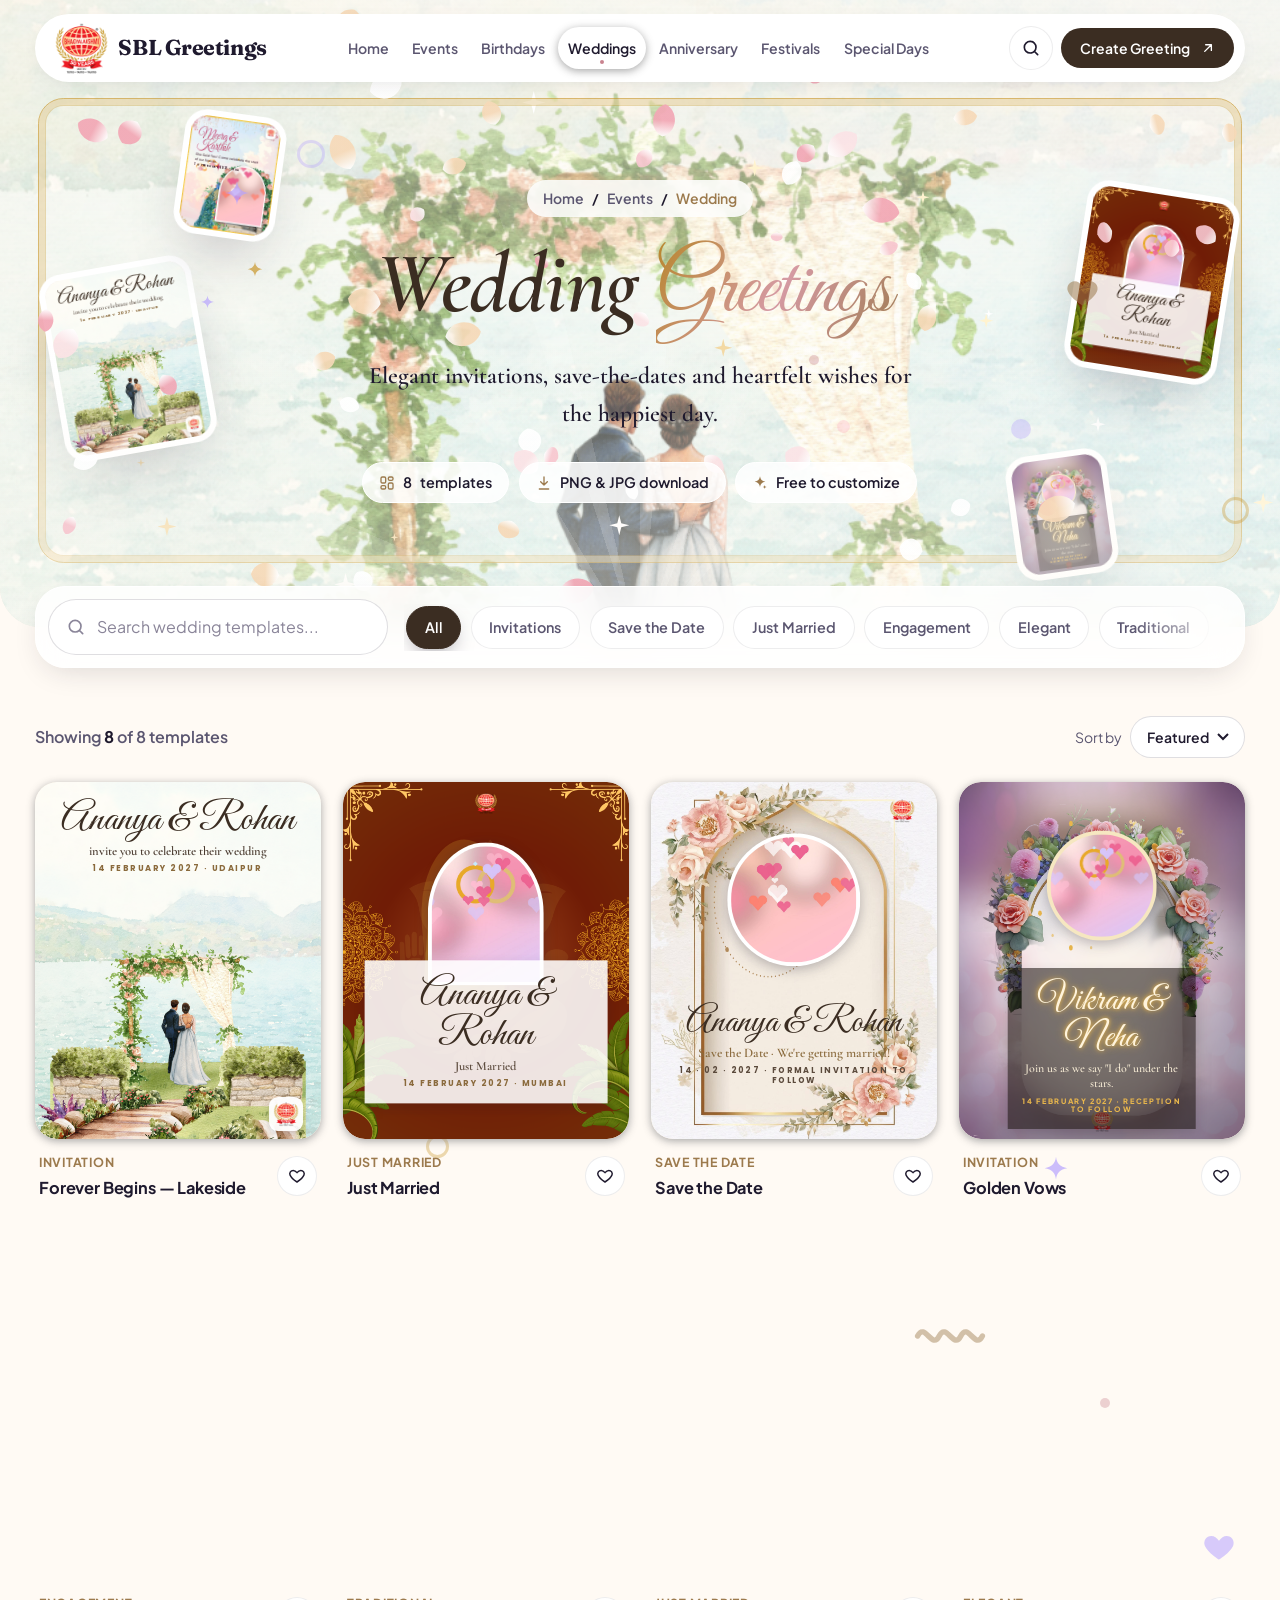
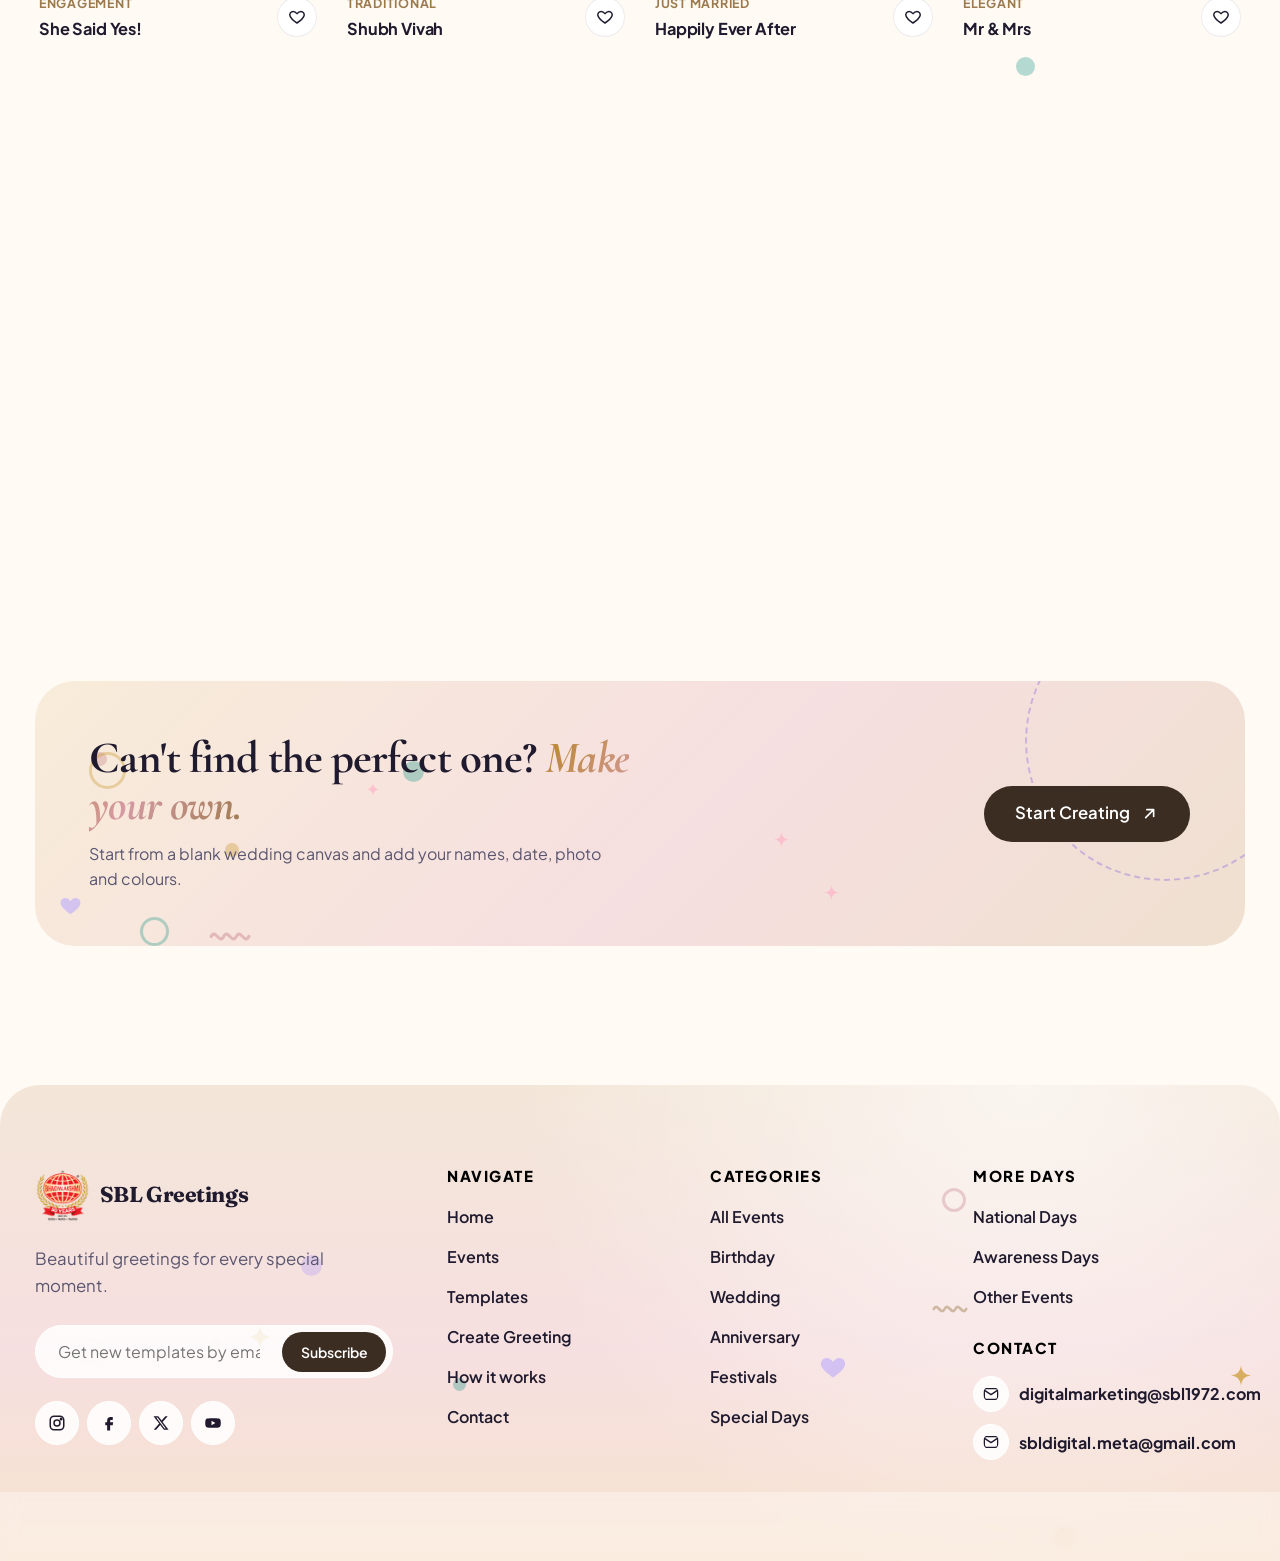
<file: frontend/events/wedding.html>
<!DOCTYPE html>
<html lang="en">

<head>
    <meta charset="UTF-8">
    <meta name="viewport" content="width=device-width, initial-scale=1">
    <title>Weddings Greetings — Greetings</title>
    <meta name="description" content="Beautiful wedding invitation and greeting poster templates — save the date, engagement, just married and more.">
    <meta name="theme-color" content="#fffbf4">
    <link rel="icon" type="image/png" href="../images/icons/favicon.png">

    <link rel="preconnect" href="https://fonts.googleapis.com">
    <link rel="preconnect" href="https://fonts.gstatic.com" crossorigin>
    <link href="https://fonts.googleapis.com/css2?family=Bebas+Neue&family=Caveat:wght@500;700&family=Cormorant+Garamond:ital,wght@0,500;0,600;0,700;1,500;1,600&family=Dancing+Script:wght@500;700&family=Fraunces:ital,opsz,wght@0,9..144,400..700;1,9..144,400..700&family=Great+Vibes&family=Lobster&family=Pacifico&family=Playfair+Display:ital,wght@0,400;0,700;1,400;1,700&family=Plus+Jakarta+Sans:wght@400;500;600;700;800&family=Poppins:ital,wght@0,400;0,500;0,600;0,700;0,800;1,500&display=swap"
        rel="stylesheet">

    <link rel="stylesheet" href="../css/style.css">
    <link rel="stylesheet" href="../css/poster.css">
    <link rel="stylesheet" href="../css/responsive.css">
    <link rel="stylesheet" href="../css/editor.css">
    <link rel="stylesheet" href="../css/paid.css">
    <!-- look of THIS page only (colours, fonts, header) -->
    <link rel="stylesheet" href="../css/wedding.css">
    <script>
        document.documentElement.classList.add('js');
    </script>
</head>

<body class="is-loading page-wedding" data-root="../">

    <!-- Icon sprite (UI icons only) -->
    <svg width="0" height="0" style="position:absolute" aria-hidden="true">
    <symbol id="i-arrow" viewBox="0 0 24 24" fill="none" stroke="currentColor" stroke-width="2" stroke-linecap="round"
      stroke-linejoin="round">
      <path d="M5 12h14M13 6l6 6-6 6" />
    </symbol>
    <symbol id="i-search" viewBox="0 0 24 24" fill="none" stroke="currentColor" stroke-width="2" stroke-linecap="round">
      <circle cx="11" cy="11" r="7" />
      <path d="m20 20-3.5-3.5" />
    </symbol>
    <symbol id="i-close" viewBox="0 0 24 24" fill="none" stroke="currentColor" stroke-width="2" stroke-linecap="round">
      <path d="M6 6l12 12M18 6 6 18" />
    </symbol>
    <symbol id="i-edit" viewBox="0 0 24 24" fill="none" stroke="currentColor" stroke-width="2" stroke-linecap="round"
      stroke-linejoin="round">
      <path d="M12 20h9" />
      <path d="M16.5 3.5a2.1 2.1 0 0 1 3 3L7 19l-4 1 1-4Z" />
    </symbol>
    <symbol id="i-eye" viewBox="0 0 24 24" fill="none" stroke="currentColor" stroke-width="2" stroke-linecap="round"
      stroke-linejoin="round">
      <path d="M2 12s3.5-7 10-7 10 7 10 7-3.5 7-10 7S2 12 2 12Z" />
      <circle cx="12" cy="12" r="3" />
    </symbol>
    <symbol id="i-download" viewBox="0 0 24 24" fill="none" stroke="currentColor" stroke-width="2"
      stroke-linecap="round" stroke-linejoin="round">
      <path d="M12 3v12M7 10l5 5 5-5M5 21h14" />
    </symbol>
    <symbol id="i-heart" viewBox="0 0 24 24" fill="none" stroke="currentColor" stroke-width="2" stroke-linejoin="round">
      <path
        d="M12 20s-7.5-4.6-9.3-9.2C1.5 7.6 3.7 4.5 7 4.5c2 0 3.4 1.1 5 3 1.6-1.9 3-3 5-3 3.3 0 5.5 3.1 4.3 6.3C19.5 15.4 12 20 12 20Z" />
    </symbol>
    <symbol id="i-sparkle" viewBox="0 0 24 24" fill="currentColor">
      <path d="M12 2c.6 4.8 2.9 7.3 8 8-5.1.7-7.4 3.2-8 8-.6-4.8-2.9-7.3-8-8 5.1-.7 7.4-3.2 8-8Z" />
      <path d="M19 15c.3 2 1.1 2.8 3 3-1.9.2-2.7 1-3 3-.3-2-1.1-2.8-3-3 1.9-.2 2.7-1 3-3Z" />
    </symbol>
    <symbol id="i-image" viewBox="0 0 24 24" fill="none" stroke="currentColor" stroke-width="2" stroke-linecap="round"
      stroke-linejoin="round">
      <rect x="3" y="3" width="18" height="18" rx="4" />
      <circle cx="9" cy="9" r="2" />
      <path d="m21 15-5-5L5 21" />
    </symbol>
    <symbol id="i-type" viewBox="0 0 24 24" fill="none" stroke="currentColor" stroke-width="2" stroke-linecap="round">
      <path d="M4 7V5h16v2M9 19h6M12 5v14" />
    </symbol>
    <symbol id="i-check" viewBox="0 0 24 24" fill="none" stroke="currentColor" stroke-width="3" stroke-linecap="round"
      stroke-linejoin="round">
      <path d="m5 12 5 5L20 7" />
    </symbol>
    <symbol id="i-layout" viewBox="0 0 24 24" fill="none" stroke="currentColor" stroke-width="2"
      stroke-linejoin="round">
      <rect x="3" y="3" width="7" height="9" rx="2" />
      <rect x="14" y="3" width="7" height="5" rx="2" />
      <rect x="14" y="12" width="7" height="9" rx="2" />
      <rect x="3" y="16" width="7" height="5" rx="2" />
    </symbol>
    <symbol id="i-share" viewBox="0 0 24 24" fill="none" stroke="currentColor" stroke-width="2" stroke-linecap="round"
      stroke-linejoin="round">
      <circle cx="18" cy="5" r="3" />
      <circle cx="6" cy="12" r="3" />
      <circle cx="18" cy="19" r="3" />
      <path d="m8.6 13.5 6.8 4M15.4 6.5l-6.8 4" />
    </symbol>
    <symbol id="i-instagram" viewBox="0 0 24 24" fill="none" stroke="currentColor" stroke-width="2">
      <rect x="3" y="3" width="18" height="18" rx="5" />
      <circle cx="12" cy="12" r="4" />
      <circle cx="17.5" cy="6.5" r="1" fill="currentColor" />
    </symbol>
    <symbol id="i-facebook" viewBox="0 0 24 24" fill="currentColor">
      <path d="M14 8h3V4h-3c-2.8 0-4.5 1.8-4.5 4.6V11H7v4h2.5v7h4v-7H17l.5-4h-4V9c0-.6.4-1 1-1Z" />
    </symbol>
    <symbol id="i-x" viewBox="0 0 24 24" fill="currentColor">
      <path
        d="M17.8 3h3.1l-6.8 7.7 8 10.3h-6.2l-4.9-6.3L5.4 21H2.3l7.3-8.3L2 3h6.4l4.4 5.8L17.8 3Zm-1.1 16.2h1.7L7.4 4.7H5.6l11.1 14.5Z" />
    </symbol>
    <symbol id="i-pinterest" viewBox="0 0 24 24" fill="currentColor">
      <path
        d="M12 2a10 10 0 0 0-3.6 19.3c-.1-.8-.2-2 0-2.9l1.3-5.4s-.3-.7-.3-1.6c0-1.5.9-2.7 2-2.7.9 0 1.4.7 1.4 1.5 0 .9-.6 2.3-.9 3.6-.3 1.1.5 2 1.6 2 1.9 0 3.4-2 3.4-5 0-2.6-1.9-4.4-4.5-4.4-3.1 0-4.9 2.3-4.9 4.7 0 .9.4 1.9.8 2.5.1.1.1.2.1.3l-.3 1.2c0 .2-.2.3-.4.2-1.4-.6-2.2-2.6-2.2-4.2 0-3.4 2.5-6.6 7.2-6.6 3.8 0 6.7 2.7 6.7 6.3 0 3.8-2.4 6.8-5.7 6.8-1.1 0-2.2-.6-2.5-1.3l-.7 2.6c-.2 1-.9 2.2-1.4 2.9A10 10 0 1 0 12 2Z" />
    </symbol>
    <symbol id="i-youtube" viewBox="0 0 24 24" fill="currentColor">
      <path
        d="M22 8.2a3 3 0 0 0-2.1-2.1C18 5.6 12 5.6 12 5.6s-6 0-7.9.5A3 3 0 0 0 2 8.2 31 31 0 0 0 1.6 12 31 31 0 0 0 2 15.8a3 3 0 0 0 2.1 2.1c1.9.5 7.9.5 7.9.5s6 0 7.9-.5a3 3 0 0 0 2.1-2.1c.4-1.2.4-3.8.4-3.8s0-2.6-.4-3.8ZM10 15V9l5.2 3L10 15Z" />
    </symbol>
  </svg>

    <a class="skip-link" href="#main">Skip to content</a>

    <!-- ================= HEADER ================= -->
    <header class="site-header" id="siteHeader">
        <div class="container">
            <nav class="nav" aria-label="Main navigation">
                <a href="../index.html" class="logo" aria-label="Greetings home">
                    <img src="../images/logo/logo.png" alt="" width="38" height="38">
                    <span>SBL Greetings</span>
                </a>

                <ul class="nav__menu">
                    <li><a class="nav__link" href="../index.html">Home</a></li>
                    <li><a class="nav__link" href="events.html">Events</a></li>
                    <li><a class="nav__link" href="birthday.html">Birthdays</a></li>
                    <li><a class="nav__link is-active" href="wedding.html" aria-current="page">Weddings</a></li>
                    <li><a class="nav__link" href="anniversary.html">Anniversary</a></li>
                    <li><a class="nav__link" href="festivals.html">Festivals</a></li>
                    <li><a class="nav__link" href="special-days.html">Special Days</a></li>
                </ul>

                <div class="nav__actions">
                    <button class="icon-btn" type="button" data-search-open aria-label="Search greetings">
            <svg class="icon">
              <use href="#i-search" />
            </svg>
          </button>
                    <button class="btn btn--sm nav__cta-desktop" type="button" data-edit="blank-01">
            Create Greeting <svg class="icon icon--arrow">
              <use href="#i-arrow" />
            </svg>
          </button>
                    <button class="nav__toggle" type="button" aria-label="Open menu" aria-expanded="false" aria-controls="mobileMenu">
            <span></span><span></span>
          </button>
                </div>
            </nav>
        </div>
    </header>

    <div class="mobile-menu" id="mobileMenu" aria-label="Mobile navigation">
        <ul class="mobile-menu__list">
            <li><a class="mobile-menu__link" href="../index.html">Home <svg class="icon">
            <use href="#i-arrow" />
          </svg></a></li>
            <li><a class="mobile-menu__link" href="events.html">Events <svg class="icon">
            <use href="#i-arrow" />
          </svg></a></li>
            <li><a class="mobile-menu__link" href="birthday.html">Birthdays <svg class="icon">
            <use href="#i-arrow" />
          </svg></a></li>
            <li><a class="mobile-menu__link is-active" href="wedding.html" aria-current="page">Weddings <svg class="icon">
            <use href="#i-arrow" />
          </svg></a></li>
            <li><a class="mobile-menu__link" href="anniversary.html">Anniversary <svg class="icon">
            <use href="#i-arrow" />
          </svg></a></li>
            <li><a class="mobile-menu__link" href="festivals.html">Festivals <svg class="icon">
            <use href="#i-arrow" />
          </svg></a></li>
            <li><a class="mobile-menu__link" href="special-days.html">Special Days <svg class="icon">
            <use href="#i-arrow" />
          </svg></a></li>
        </ul>
        <div class="mobile-menu__foot">
            <button class="btn btn--lg" type="button" data-edit="blank-01">Create Greeting <svg class="icon icon--arrow">
          <use href="#i-arrow" />
        </svg></button>
        </div>
    </div>

    <main id="main">

        <!-- =====================================================================
         PAGE HEADER (hero banner)
         ▸ TO CHANGE THE BACKGROUND IMAGE, edit --hero-bg below
           (if the file name has an apostrophe ' write it as %27)
           (path is relative to THIS html file, so keep the "../").
         ▸ --hero-overlay  : light wash over the image, 0 (none) → 1 (solid)
         ▸ --hero-position : which part of the image stays visible
         Colours and the look of this page: css/wedding.css
         Falling particles & light colours:  js/wedding.js
         ===================================================================== -->
        <section class="event-hero has-scene" aria-labelledby="eventTitle" data-floaters="10" style="--hero-bg: url('../images/0 home/8 Wedding.png'); --hero-overlay: 0.5; --hero-position: 50% 62%;">

            <!-- Animated background scene (decorative). Delete a line to switch that layer off. -->
            <div class="event-hero__scene" aria-hidden="true">
                <div class="event-hero__photo"></div>
            </div>
            <div class="event-hero__fx" aria-hidden="true">
                <span class="event-hero__rays"></span>
                <div class="event-hero__bokeh" data-bokeh="18"></div>
                <div class="event-hero__sparkles" data-sparkles="18"></div>
            </div>
            <canvas class="event-hero__confetti" aria-hidden="true" data-confetti-canvas></canvas>

            <figure class="event-hero__peek event-hero__peek--l" aria-hidden="true" data-clone-poster="wedding-01"></figure>
            <figure class="event-hero__peek event-hero__peek--r" aria-hidden="true" data-clone-poster="wedding-02"></figure>
            <figure class="event-hero__peek event-hero__peek--l2" aria-hidden="true" data-clone-poster="wedding-05"></figure>
            <figure class="event-hero__peek event-hero__peek--r2" aria-hidden="true" data-clone-poster="wedding-04"></figure>

            <div class="container">
                <div class="event-hero__inner">
                    <nav class="breadcrumb" aria-label="Breadcrumb" data-reveal="fade-up">
                        <a href="../index.html">Home</a> <span aria-hidden="true">/</span>
                        <a href="events.html">Events</a> <span aria-hidden="true">/</span>
                        <span aria-current="page">Wedding</span>
                    </nav>
                    <h1 class="event-hero__title" id="eventTitle" data-reveal="fade-up" style="--delay:.08s">
                        Wedding <span class="text-gradient">Greetings</span>
                    </h1>
                    <p class="event-hero__text" data-reveal="fade-up" style="--delay:.16s">
                        Elegant invitations, save-the-dates and heartfelt wishes for the happiest day.
                    </p>
                    <div class="event-hero__stats" data-reveal="fade-up" style="--delay:.24s">
                        <span class="stat-pill"><svg class="icon">
                <use href="#i-layout" />
              </svg> <span data-total-count>8</span> templates</span>
                        <span class="stat-pill"><svg class="icon">
                <use href="#i-download" />
              </svg> PNG &amp; JPG download</span>
                        <span class="stat-pill"><svg class="icon">
                <use href="#i-sparkle" />
              </svg> Free to customize</span>
                    </div>
                </div>
            </div>
        </section>

        <!-- ================= SEARCH + FILTERS ================= -->
        <div class="toolbar">
            <div class="container">
                <div class="toolbar__inner" data-reveal="fade-up">
                    <label class="search-field">
            <span class="visually-hidden">Search wedding templates</span>
            <svg class="icon">
              <use href="#i-search" />
            </svg>
            <input type="search" id="templateSearch" placeholder="Search wedding templates..." autocomplete="off">
          </label>
                    <div class="chip-row" id="templateFilters" role="group" aria-label="Filter templates">
                        <button class="chip is-active" type="button" data-filter="all" aria-pressed="true">All</button>
                        <button class="chip" type="button" data-filter="invite" aria-pressed="false">Invitations</button>
                        <button class="chip" type="button" data-filter="savedate" aria-pressed="false">Save the Date</button>
                        <button class="chip" type="button" data-filter="married" aria-pressed="false">Just Married</button>
                        <button class="chip" type="button" data-filter="engagement" aria-pressed="false">Engagement</button>
                        <button class="chip" type="button" data-filter="elegant" aria-pressed="false">Elegant</button>
                        <button class="chip" type="button" data-filter="traditional" aria-pressed="false">Traditional</button>
                    </div>
                </div>
            </div>
        </div>

        <!-- ================= TEMPLATES ================= -->
        <section class="section" style="padding-top:0" aria-label="Wedding templates" data-floaters="12">
            <div class="container">
                <div class="results-bar">
                    <p class="results-bar__count" id="resultsCount" aria-live="polite">Showing <strong>8</strong> templates</p>
                    <label class="sort-select">Sort by
            <select id="templateSort">
              <option value="featured">Featured</option>
              <option value="newest">Newest</option>
              <option value="az">A – Z</option>
            </select>
          </label>
                </div>

                <!-- Template card fields:
             data-tags  : filter keys (invite savedate married engagement elegant traditional)
             data-added : date added (for "Newest" sorting)
             data-title / data-cat : name + category shown under the card
             Every text, colour, image and position of a poster is editable right here. -->

                <div class="template-grid" id="templateGrid">
                    <!-- Wedding poster -->
                    <article class="poster-card" data-reveal="fade-up" data-template="wedding-01" data-tags="invite elegant" data-added="2026-09-20" data-title="Forever Begins — Lakeside" data-cat="Invitation">
                        <div class="poster-card__media">
                            <div class="poster" data-name="Forever Begins — Lakeside" style="--accent:#b0895a">
                                <img class="poster__bg" src="../images/0 home/8 Wedding.png" alt="" style="--pos:50% 50%" loading="lazy">
                                <figure class="poster__logo" data-badge style="--x:88; --y:93; --w:9"><img src="../images/logo/logo.png" alt="Logo"></figure>
                                <div class="poster__text" data-anchor="top" style="--x:50; --y:5; --w:88">
                                    <p class="poster__kicker" style="--font:'Cormorant Garamond'; --fallback:serif; --size:3.8; --weight:600; --color:#5b4a3c; --align:center; --style:italic; --gap:0.6">
                                        Together with their families</p>
                                    <p class="poster__heading" style="--font:'Great Vibes'; --fallback:cursive; --size:14; --weight:400; --color:#3b2d22; --align:center; --lh:1">
                                        Ananya &amp; Rohan</p>
                                    <p class="poster__message" style="--font:'Cormorant Garamond'; --fallback:serif; --size:4.4; --weight:600; --color:#4a3b30; --align:center">
                                        invite you to celebrate their wedding</p>
                                    <p class="poster__from" style="--font:'Poppins'; --fallback:sans-serif; --size:2.9; --weight:700; --color:#8a6a3c; --align:center; --spacing:0.18em; --case:uppercase">
                                        14 February 2027 · Udaipur</p>
                                </div>
                            </div>
                            <div class="poster-card__overlay">
                                <div class="poster-actions">
                                    <button class="poster-action poster-action--primary" type="button" data-edit><svg class="icon">
                      <use href="#i-edit" />
                    </svg>Edit</button>
                                    <button class="poster-action" type="button" data-preview><svg class="icon">
                      <use href="#i-eye" />
                    </svg>Preview</button>
                                    <button class="poster-action" type="button" data-download><svg class="icon">
                      <use href="#i-download" />
                    </svg>Download</button>
                                </div>
                            </div>
                        </div>
                        <div class="poster-card__mobile-actions">
                            <button class="poster-action poster-action--primary" type="button" data-edit aria-label="Edit Forever Begins — Lakeside"><svg class="icon">
                  <use href="#i-edit" />
                </svg><span>Edit</span></button>
                            <button class="poster-action" type="button" data-preview aria-label="Preview Forever Begins — Lakeside"><svg class="icon">
                  <use href="#i-eye" />
                </svg><span>View</span></button>
                            <button class="poster-action" type="button" data-download aria-label="Download Forever Begins — Lakeside"><svg class="icon">
                  <use href="#i-download" />
                </svg><span>Save</span></button>
                        </div>
                        <div class="poster-card__meta">
                            <div>
                                <p class="poster-card__cat">Invitation</p>
                                <h3 class="poster-card__title">Forever Begins — Lakeside</h3>
                            </div>
                            <button class="poster-card__fav" type="button" aria-label="Save to favourites" aria-pressed="false"><svg
                  class="icon">
                  <use href="#i-heart" />
                </svg></button>
                        </div>
                    </article>
                    <article class="poster-card" data-reveal="fade-up" data-template="wedding-02" data-tags="married" data-added="2026-09-12" data-title="Just Married" data-cat="Just Married">
                        <div class="poster-card__media">
                            <div class="poster" data-name="Just Married" style="--accent:#c9972b">
                                <img class="poster__bg" src="../images/2 wedding/4 Just Married.png" alt="" style="--pos:50% 50%" loading="lazy">

                                <figure class="poster__photo" data-shape="arch" data-decor="layers" style="--x:50; --y:37; --w:38">
                                    <img src="../images/photos/rings-roses.jpg" alt="Wedding rings on roses" loading="lazy">
                                </figure>
                                <figure class="poster__logo" style="--x:50; --y:6; --w:8"><img src="../images/logo/logo.png" alt="Logo"></figure>
                                <div class="poster__text" data-anchor="bottom" data-card style="--x:50; --y:90; --w:85; --card:rgba(255,255,255,0.88)">
                                    <p class="poster__kicker" style="--font:'Cormorant Garamond'; --fallback:serif; --size:3.8; --weight:600; --color:#c9972b; --align:center; --style:italic">
                                        Two hearts, one journey</p>
                                    <p class="poster__heading" style="--font:'Great Vibes'; --fallback:cursive; --size:14; --weight:400; --color:#3b2d22; --align:center; --lh:1">
                                        Ananya &amp; Rohan</p>
                                    <p class="poster__message" style="--font:'Cormorant Garamond'; --fallback:serif; --size:4.4; --weight:600; --color:#5b4a3c; --align:center">
                                        Just Married</p>
                                    <p class="poster__from" style="--font:'Poppins'; --fallback:sans-serif; --size:2.9; --weight:700; --color:#8a6a3c; --align:center; --spacing:0.18em; --case:uppercase">
                                        14 February 2027 · Mumbai</p>
                                </div>
                            </div>
                            <div class="poster-card__overlay">
                                <div class="poster-actions">
                                    <button class="poster-action poster-action--primary" type="button" data-edit><svg class="icon">
                      <use href="#i-edit" />
                    </svg>Edit</button>
                                    <button class="poster-action" type="button" data-preview><svg class="icon">
                      <use href="#i-eye" />
                    </svg>Preview</button>
                                    <button class="poster-action" type="button" data-download><svg class="icon">
                      <use href="#i-download" />
                    </svg>Download</button>
                                </div>
                            </div>
                        </div>
                        <div class="poster-card__mobile-actions">
                            <button class="poster-action poster-action--primary" type="button" data-edit aria-label="Edit Just Married"><svg class="icon">
                  <use href="#i-edit" />
                </svg><span>Edit</span></button>
                            <button class="poster-action" type="button" data-preview aria-label="Preview Just Married"><svg
                  class="icon">
                  <use href="#i-eye" />
                </svg><span>View</span></button>
                            <button class="poster-action" type="button" data-download aria-label="Download Just Married"><svg
                  class="icon">
                  <use href="#i-download" />
                </svg><span>Save</span></button>
                        </div>
                        <div class="poster-card__meta">
                            <div>
                                <p class="poster-card__cat">Just Married</p>
                                <h3 class="poster-card__title">Just Married</h3>
                            </div>
                            <button class="poster-card__fav" type="button" aria-label="Save to favourites" aria-pressed="false"><svg
                  class="icon">
                  <use href="#i-heart" />
                </svg></button>
                        </div>
                    </article>
                    <article class="poster-card" data-reveal="fade-up" data-template="wedding-03" data-tags="savedate" data-added="2026-08-30" data-title="Save the Date" data-cat="Save the Date">
                        <div class="poster-card__media">
                            <div class="poster" data-name="Save the Date" style="--accent:#b0895a">
                                <img class="poster__bg" src="../images/2 wedding/3 Save the Date.png" alt="" style="--pos:50% 50%" loading="lazy">

                                <figure class="poster__photo" data-shape="circle" data-decor="ring" style="--x:50; --y:33; --w:44">
                                    <img src="../images/photos/couple-hands.jpg" alt="Couple holding hands" loading="lazy">
                                </figure>
                                <figure class="poster__logo" style="--x:88; --y:8; --w:9"><img src="../images/logo/logo.png" alt="Logo"></figure>
                                <div class="poster__text" data-anchor="bottom" style="--x:50; --y:85; --w:86">
                                    <p class="poster__kicker" style="--font:'Plus Jakarta Sans'; --fallback:sans-serif; --size:2.8; --weight:800; --color:#b0895a; --align:center; --spacing:0.3em; --case:uppercase">
                                        Save the date</p>
                                    <p class="poster__heading" style="--font:'Great Vibes'; --fallback:cursive; --size:13; --weight:400; --color:#3b2d22; --align:center; --lh:1">
                                        Ananya &amp; Rohan</p>
                                    <p class="poster__message" style="--font:'Cormorant Garamond'; --fallback:serif; --size:4.6; --weight:600; --color:#8a6a3c; --align:center">
                                        Save the Date · We&#x27;re getting married!</p>
                                    <p class="poster__from" style="--font:'Poppins'; --fallback:sans-serif; --size:2.8; --weight:700; --color:#5b4a3c; --align:center; --spacing:0.18em; --case:uppercase">
                                        14 · 02 · 2027 · Formal invitation to follow</p>
                                </div>
                            </div>
                            <div class="poster-card__overlay">
                                <div class="poster-actions">
                                    <button class="poster-action poster-action--primary" type="button" data-edit><svg class="icon">
                      <use href="#i-edit" />
                    </svg>Edit</button>
                                    <button class="poster-action" type="button" data-preview><svg class="icon">
                      <use href="#i-eye" />
                    </svg>Preview</button>
                                    <button class="poster-action" type="button" data-download><svg class="icon">
                      <use href="#i-download" />
                    </svg>Download</button>
                                </div>
                            </div>
                        </div>
                        <div class="poster-card__mobile-actions">
                            <button class="poster-action poster-action--primary" type="button" data-edit aria-label="Edit Save the Date"><svg class="icon">
                  <use href="#i-edit" />
                </svg><span>Edit</span></button>
                            <button class="poster-action" type="button" data-preview aria-label="Preview Save the Date"><svg
                  class="icon">
                  <use href="#i-eye" />
                </svg><span>View</span></button>
                            <button class="poster-action" type="button" data-download aria-label="Download Save the Date"><svg
                  class="icon">
                  <use href="#i-download" />
                </svg><span>Save</span></button>
                        </div>
                        <div class="poster-card__meta">
                            <div>
                                <p class="poster-card__cat">Save the Date</p>
                                <h3 class="poster-card__title">Save the Date</h3>
                            </div>
                            <button class="poster-card__fav" type="button" aria-label="Save to favourites" aria-pressed="false"><svg
                  class="icon">
                  <use href="#i-heart" />
                </svg></button>
                        </div>
                    </article>
                    <article class="poster-card" data-reveal="fade-up" data-template="wedding-04" data-tags="invite elegant" data-added="2026-07-18" data-title="Golden Vows" data-cat="Invitation">
                        <div class="poster-card__media">
                            <div class="poster" data-name="Golden Vows" style="--accent:#e8b64c">
                                <img class="poster__bg" src="../images/2 wedding/1 Invitations.png" alt="" style="--pos:50% 50%" loading="lazy">

                                <figure class="poster__photo" data-shape="circle" data-decor="dots" style="--x:50; --y:29; --w:36; --frame:#f6e7c1">
                                    <img src="../images/photos/rings-roses.jpg" alt="Wedding rings" loading="lazy">
                                </figure>
                                <figure class="poster__logo" style="--x:50; --y:95; --w:8"><img src="../images/logo/logo.png" alt="Logo"></figure>

                                <div class="poster__text" data-anchor="top" data-card style="--x:50; --y:52; --w:66; --card:rgba(20,14,10,0.55)">
                                    <p class="poster__kicker" style="--font:'Cormorant Garamond'; --fallback:serif; --size:5; --weight:600; --color:#f3d9a4; --align:center; --style:italic; --spacing:0.06em">
                                        We&#x27;re getting married</p>
                                    <p class="poster__heading" data-effect="glow" style="--font:'Great Vibes'; --fallback:cursive; --size:13; --weight:400; --color:#fff4dc; --align:center; --lh:1">
                                        Vikram &amp; Neha</p>
                                    <p class="poster__message" style="--font:'Cormorant Garamond'; --fallback:serif; --size:4.2; --weight:500; --color:#fff4dc; --align:center; --lh:1.3">
                                        Join us as we say &quot;I do&quot; under the stars.</p>
                                    <p class="poster__from" style="--font:'Plus Jakarta Sans'; --fallback:sans-serif; --size:2.6; --weight:800; --color:#e8b64c; --align:center; --spacing:0.22em; --case:uppercase">
                                        14 February 2027 · Reception to follow</p>
                                </div>
                            </div>
                            <div class="poster-card__overlay">
                                <div class="poster-actions">
                                    <button class="poster-action poster-action--primary" type="button" data-edit><svg class="icon">
                      <use href="#i-edit" />
                    </svg>Edit</button>
                                    <button class="poster-action" type="button" data-preview><svg class="icon">
                      <use href="#i-eye" />
                    </svg>Preview</button>
                                    <button class="poster-action" type="button" data-download><svg class="icon">
                      <use href="#i-download" />
                    </svg>Download</button>
                                </div>
                            </div>
                        </div>
                        <div class="poster-card__mobile-actions">
                            <button class="poster-action poster-action--primary" type="button" data-edit aria-label="Edit Golden Vows"><svg class="icon">
                  <use href="#i-edit" />
                </svg><span>Edit</span></button>
                            <button class="poster-action" type="button" data-preview aria-label="Preview Golden Vows"><svg
                  class="icon">
                  <use href="#i-eye" />
                </svg><span>View</span></button>
                            <button class="poster-action" type="button" data-download aria-label="Download Golden Vows"><svg
                  class="icon">
                  <use href="#i-download" />
                </svg><span>Save</span></button>
                        </div>
                        <div class="poster-card__meta">
                            <div>
                                <p class="poster-card__cat">Invitation</p>
                                <h3 class="poster-card__title">Golden Vows</h3>
                            </div>
                            <button class="poster-card__fav" type="button" aria-label="Save to favourites" aria-pressed="false"><svg
                  class="icon">
                  <use href="#i-heart" />
                </svg></button>
                        </div>
                    </article>

                    <article class="poster-card" data-reveal="fade-up" data-template="wedding-05" data-tags="engagement" data-added="2026-09-05" data-title="She Said Yes!" data-cat="Engagement">
                        <div class="poster-card__media">
                            <div class="poster" data-name="She Said Yes!" style="--accent:#c2406a">
                                <img class="poster__bg" src="../images/2 wedding/7 Engagement.png" alt="" style="--pos:50% 50%" loading="lazy">

                                <figure class="poster__photo" data-shape="arch" data-decor="sparkles" style="--x:66; --y:66; --w:50">
                                    <img src="../images/photos/couple-hands.jpg" alt="Engaged couple" loading="lazy">
                                </figure>
                                <figure class="poster__logo" data-badge style="--x:88; --y:8; --w:9"><img src="../images/logo/logo.png" alt="Logo"></figure>
                                <div class="poster__text" data-anchor="top" style="--x:46; --y:12; --w:74">
                                    <p class="poster__kicker" style="--font:'Plus Jakarta Sans'; --fallback:sans-serif; --size:2.6; --weight:800; --color:#c2406a; --align:left; --spacing:0.22em; --case:uppercase">
                                        Our engagement</p>
                                    <p class="poster__heading" style="--font:'Great Vibes'; --fallback:cursive; --size:13; --weight:400; --color:#c2406a; --align:left; --lh:1">
                                        Meera &amp; Karthik</p>
                                    <p class="poster__message" style="--font:'Plus Jakarta Sans'; --fallback:sans-serif; --size:3.6; --weight:500; --color:#3a1d2c; --align:left; --lh:1.4">
                                        She Said Yes! Come celebrate the start of our forever.</p>
                                    <p class="poster__from" style="--font:'Poppins'; --fallback:sans-serif; --size:2.9; --weight:700; --color:#3a1d2c; --align:left; --spacing:0.18em; --case:uppercase">
                                        14 February 2027 · Goa</p>
                                </div>
                            </div>
                            <div class="poster-card__overlay">
                                <div class="poster-actions">
                                    <button class="poster-action poster-action--primary" type="button" data-edit><svg class="icon">
                      <use href="#i-edit" />
                    </svg>Edit</button>
                                    <button class="poster-action" type="button" data-preview><svg class="icon">
                      <use href="#i-eye" />
                    </svg>Preview</button>
                                    <button class="poster-action" type="button" data-download><svg class="icon">
                      <use href="#i-download" />
                    </svg>Download</button>
                                </div>
                            </div>
                        </div>
                        <div class="poster-card__mobile-actions">
                            <button class="poster-action poster-action--primary" type="button" data-edit aria-label="Edit She Said Yes!"><svg class="icon">
                  <use href="#i-edit" />
                </svg><span>Edit</span></button>
                            <button class="poster-action" type="button" data-preview aria-label="Preview She Said Yes!"><svg
                  class="icon">
                  <use href="#i-eye" />
                </svg><span>View</span></button>
                            <button class="poster-action" type="button" data-download aria-label="Download She Said Yes!"><svg
                  class="icon">
                  <use href="#i-download" />
                </svg><span>Save</span></button>
                        </div>
                        <div class="poster-card__meta">
                            <div>
                                <p class="poster-card__cat">Engagement</p>
                                <h3 class="poster-card__title">She Said Yes!</h3>
                            </div>
                            <button class="poster-card__fav" type="button" aria-label="Save to favourites" aria-pressed="false"><svg
                  class="icon">
                  <use href="#i-heart" />
                </svg></button>
                        </div>
                    </article>
                    <article class="poster-card" data-reveal="fade-up" data-template="wedding-06" data-tags="traditional invite" data-added="2026-06-22" data-title="Shubh Vivah" data-cat="Traditional">
                        <div class="poster-card__media">
                            <div class="poster" data-name="Shubh Vivah" style="--accent:#ffcf6b">
                                <img class="poster__bg" src="../images/2 wedding/2 Traditional.png" alt="" style="--pos:50% 50%" loading="lazy">

                                <figure class="poster__photo" data-shape="hexagon" data-decor="dots" style="--x:50; --y:70; --w:44; --frame:#ffd98a">
                                    <img src="../images/photos/pink-bouquet.jpg" alt="Wedding flowers" loading="lazy">
                                </figure>
                                <figure class="poster__logo" data-badge style="--x:12; --y:93; --w:9"><img src="../images/logo/logo.png" alt="Logo"></figure>
                                <div class="poster__text" data-anchor="top" style="--x:50; --y:15; --w:86">
                                    <p class="poster__kicker" style="--font:'Cormorant Garamond'; --fallback:serif; --size:6; --weight:600; --color:#b78723; --align:center; --style:italic; --gap:0.6">
                                        Shubh Vivah</p>
                                    <p class="poster__heading" style="--font:'Great Vibes'; --fallback:cursive; --size:14; --weight:400; --color:#e29102; --align:center; --lh:1">
                                        Aditya &amp; Kavya</p>
                                    <p class="poster__message" style="--font:'Plus Jakarta Sans'; --fallback:sans-serif; --size:3.8; --weight:500; --color:#844d16; --align:center; --lh:1.4">
                                        With the blessings of our elders, we invite you to our wedding.</p>
                                    <p class="poster__from" style="--font:'Poppins'; --fallback:sans-serif; --size:2.9; --weight:700; --color:#a97201; --align:center; --spacing:0.16em; --case:uppercase">
                                        Sunday · 10 AM · Chennai</p>
                                </div>
                            </div>
                            <div class="poster-card__overlay">
                                <div class="poster-actions">
                                    <button class="poster-action poster-action--primary" type="button" data-edit><svg class="icon">
                      <use href="#i-edit" />
                    </svg>Edit</button>
                                    <button class="poster-action" type="button" data-preview><svg class="icon">
                      <use href="#i-eye" />
                    </svg>Preview</button>
                                    <button class="poster-action" type="button" data-download><svg class="icon">
                      <use href="#i-download" />
                    </svg>Download</button>
                                </div>
                            </div>
                        </div>
                        <div class="poster-card__mobile-actions">
                            <button class="poster-action poster-action--primary" type="button" data-edit aria-label="Edit Shubh Vivah"><svg class="icon">
                  <use href="#i-edit" />
                </svg><span>Edit</span></button>
                            <button class="poster-action" type="button" data-preview aria-label="Preview Shubh Vivah"><svg
                  class="icon">
                  <use href="#i-eye" />
                </svg><span>View</span></button>
                            <button class="poster-action" type="button" data-download aria-label="Download Shubh Vivah"><svg
                  class="icon">
                  <use href="#i-download" />
                </svg><span>Save</span></button>
                        </div>
                        <div class="poster-card__meta">
                            <div>
                                <p class="poster-card__cat">Traditional</p>
                                <h3 class="poster-card__title">Shubh Vivah</h3>
                            </div>
                            <button class="poster-card__fav" type="button" aria-label="Save to favourites" aria-pressed="false"><svg
                  class="icon">
                  <use href="#i-heart" />
                </svg></button>
                        </div>
                    </article>
                    <article class="poster-card" data-reveal="fade-up" data-template="wedding-07" data-tags="married" data-added="2026-08-02" data-title="Happily Ever After" data-cat="Just Married">
                        <div class="poster-card__media">
                            <div class="poster" data-name="Happily Ever After" style="--accent:#b0895a">
                                <img class="poster__bg" src="../images/2 wedding/5 Just Married.png" alt="" style="--pos:50% 50%" loading="lazy">

                                <figure class="poster__photo" data-shape="rounded" data-decor="" style="--x:30; --y:31; --w:40">
                                    <img src="../images/photos/rings-roses.jpg" alt="Wedding rings" loading="lazy">
                                </figure>
                                <figure class="poster__logo" data-badge style="--x:86; --y:8; --w:11"><img src="../images/logo/logo.png" alt="Logo"></figure>
                                <div class="poster__text" data-anchor="top" data-card style="--x:50; --y:58; --w:86; --card:rgba(255,255,255,0.93); --radius:3">
                                    <p class="poster__kicker" style="--font:'Poppins'; --fallback:sans-serif; --size:2.5; --weight:700; --color:#b0895a; --align:right; --spacing:0.16em; --case:uppercase">
                                        And so the adventure begins</p>
                                    <p class="poster__heading" style="--font:'Great Vibes'; --fallback:cursive; --size:13; --weight:400; --color:#b0895a; --align:right; --lh:1">
                                        Priya &amp; Sam</p>
                                    <p class="poster__message" style="--font:'Plus Jakarta Sans'; --fallback:sans-serif; --size:3.4; --weight:500; --color:#5b4a3c; --align:right; --lh:1.4">
                                        Happily Ever After · Thank you for being part of our special day.</p>
                                    <p class="poster__from" style="--font:'Poppins'; --fallback:sans-serif; --size:2.8; --weight:700; --color:#2f2620; --align:right; --spacing:0.16em; --case:uppercase">
                                        14 February 2027 · Jaipur</p>
                                </div>
                            </div>
                            <div class="poster-card__overlay">
                                <div class="poster-actions">
                                    <button class="poster-action poster-action--primary" type="button" data-edit><svg class="icon">
                      <use href="#i-edit" />
                    </svg>Edit</button>
                                    <button class="poster-action" type="button" data-preview><svg class="icon">
                      <use href="#i-eye" />
                    </svg>Preview</button>
                                    <button class="poster-action" type="button" data-download><svg class="icon">
                      <use href="#i-download" />
                    </svg>Download</button>
                                </div>
                            </div>
                        </div>
                        <div class="poster-card__mobile-actions">
                            <button class="poster-action poster-action--primary" type="button" data-edit aria-label="Edit Happily Ever After"><svg class="icon">
                  <use href="#i-edit" />
                </svg><span>Edit</span></button>
                            <button class="poster-action" type="button" data-preview aria-label="Preview Happily Ever After"><svg
                  class="icon">
                  <use href="#i-eye" />
                </svg><span>View</span></button>
                            <button class="poster-action" type="button" data-download aria-label="Download Happily Ever After"><svg
                  class="icon">
                  <use href="#i-download" />
                </svg><span>Save</span></button>
                        </div>
                        <div class="poster-card__meta">
                            <div>
                                <p class="poster-card__cat">Just Married</p>
                                <h3 class="poster-card__title">Happily Ever After</h3>
                            </div>
                            <button class="poster-card__fav" type="button" aria-label="Save to favourites" aria-pressed="false"><svg
                  class="icon">
                  <use href="#i-heart" />
                </svg></button>
                        </div>
                    </article>
                    <article class="poster-card" data-reveal="fade-up" data-template="wedding-08" data-tags="married elegant" data-added="2026-05-14" data-title="Mr &amp; Mrs" data-cat="Elegant">
                        <div class="poster-card__media">
                            <div class="poster" data-name="Mr &amp; Mrs" style="--accent:#ffcf6b">
                                <img class="poster__bg" src="../images/2 wedding/6 Elegant.png" alt="" style="--pos:50% 50%" loading="lazy">

                                <figure class="poster__photo" data-shape="circle" data-decor="" style="--x:30; --y:35; --w:50">
                                    <img src="../images/photos/couple-hands.jpg" alt="Newly married couple" loading="lazy">
                                </figure>
                                <figure class="poster__logo" data-badge style="--x:88; --y:8; --w:10"><img src="../images/logo/logo.png" alt="Logo"></figure>

                                <div class="poster__text" data-anchor="middle" style="--x:65; --y:70; --w:50">
                                    <p class="poster__kicker" style="--font:'Plus Jakarta Sans'; --fallback:sans-serif; --size:2.8; --weight:800; --color:#a73068; --align:right; --spacing:0.25em; --case:uppercase">
                                        Introducing</p>
                                    <p class="poster__heading" data-effect="shadow" style="--font:'Great Vibes'; --fallback:cursive; --size:14; --weight:400; --color:#dc849a; --align:right; --lh:1">
                                        Rahul &amp; Sneha</p>
                                    <p class="poster__message" style="--font:'Cormorant Garamond'; --fallback:serif; --size:4.8; --weight:700; --color:#491c7c; --align:right; --style:italic">
                                        Mr &amp; Mrs · Together Forever</p>
                                    <p class="poster__from" style="--font:'Poppins'; --fallback:sans-serif; --size:3.2; --weight:700; --color:#ffcf6b; --align:right; --spacing:0.12em; --case:uppercase">
                                        14 February 2027 · #TiedTheKnot</p>
                                </div>
                            </div>
                            <div class="poster-card__overlay">
                                <div class="poster-actions">
                                    <button class="poster-action poster-action--primary" type="button" data-edit><svg class="icon">
                      <use href="#i-edit" />
                    </svg>Edit</button>
                                    <button class="poster-action" type="button" data-preview><svg class="icon">
                      <use href="#i-eye" />
                    </svg>Preview</button>
                                    <button class="poster-action" type="button" data-download><svg class="icon">
                      <use href="#i-download" />
                    </svg>Download</button>
                                </div>
                            </div>
                        </div>
                        <div class="poster-card__mobile-actions">
                            <button class="poster-action poster-action--primary" type="button" data-edit aria-label="Edit Mr &amp; Mrs"><svg class="icon">
                  <use href="#i-edit" />
                </svg><span>Edit</span></button>
                            <button class="poster-action" type="button" data-preview aria-label="Preview Mr &amp; Mrs"><svg
                  class="icon">
                  <use href="#i-eye" />
                </svg><span>View</span></button>
                            <button class="poster-action" type="button" data-download aria-label="Download Mr &amp; Mrs"><svg
                  class="icon">
                  <use href="#i-download" />
                </svg><span>Save</span></button>
                        </div>
                        <div class="poster-card__meta">
                            <div>
                                <p class="poster-card__cat">Elegant</p>
                                <h3 class="poster-card__title">Mr &amp; Mrs</h3>
                            </div>
                            <button class="poster-card__fav" type="button" aria-label="Save to favourites" aria-pressed="false"><svg
                  class="icon">
                  <use href="#i-heart" />
                </svg></button>
                        </div>
                    </article>
                </div>

                <div class="empty-state" id="templatesEmpty" role="status">
                    <div class="empty-state__emoji" aria-hidden="true">🎉</div>
                    <strong>No templates match your search</strong> Try another word or pick a different filter.
                </div>
            </div>
        </section>

        <!-- ================= OTHER OCCASIONS ================= -->
        <section class="section" style="padding-top:0" aria-labelledby="relatedTitle">
            <div class="container">
                <div class="section-head">
                    <div class="section-head__text" data-reveal="fade-up">
                        <span class="eyebrow"><span class="eyebrow__dot"><svg class="icon">
                  <use href="#i-sparkle" />
                </svg></span> Keep exploring</span>
                        <h2 class="section-title" id="relatedTitle">More occasions to <span class="text-gradient">celebrate</span>
                        </h2>
                    </div>
                    <a class="btn btn--light" href="events.html" data-reveal="fade-up">All occasions <svg
              class="icon icon--arrow">
              <use href="#i-arrow" />
            </svg></a>
                </div>

                <div class="related related--4">
                    <article class="event-card" data-reveal="fade-up">
                        <div class="event-card__media"><img src="../images/0 home/9 (2).png" alt="Birthday greetings" width="720" height="540" loading="lazy">
                            <span class="event-card__arrow" aria-hidden="true"><svg class="icon">
                  <use href="#i-arrow" />
                </svg></span>
                        </div>
                        <span class="badge event-card__count">16 templates</span>
                        <div class="event-card__body">
                            <h3 class="event-card__title"><a href="birthday.html">Birthday</a></h3>
                        </div>
                    </article>
                    <article class="event-card" data-reveal="fade-up" style="--delay:0.08s">
                        <div class="event-card__media"><img src="../images/0 home/11 a Valentine's Day.png" alt="Anniversary greetings" width="720" height="540" loading="lazy">
                            <span class="event-card__arrow" aria-hidden="true"><svg class="icon">
                  <use href="#i-arrow" />
                </svg></span>
                        </div>
                        <span class="badge event-card__count">8 templates</span>
                        <div class="event-card__body">
                            <h3 class="event-card__title"><a href="anniversary.html">Anniversary</a></h3>
                        </div>
                    </article>
                    <article class="event-card" data-reveal="fade-up" style="--delay:0.16s">
                        <div class="event-card__media"><img src="../images/0 home/3 Diwali.png" alt="Festivals greetings" width="720" height="540" loading="lazy">
                            <span class="event-card__arrow" aria-hidden="true"><svg class="icon">
                  <use href="#i-arrow" />
                </svg></span>
                        </div>
                        <span class="badge event-card__count">10 templates</span>
                        <div class="event-card__body">
                            <h3 class="event-card__title"><a href="festivals.html">Festivals</a></h3>
                        </div>
                    </article>
                    <article class="event-card" data-reveal="fade-up" style="--delay:0.24s">
                        <div class="event-card__media"><img src="../images/0 home/7 a Father's Day.png" alt="Special Days greetings" width="720" height="540" loading="lazy">
                            <span class="event-card__arrow" aria-hidden="true"><svg class="icon">
                  <use href="#i-arrow" />
                </svg></span>
                        </div>
                        <span class="badge event-card__count">12 templates</span>
                        <div class="event-card__body">
                            <h3 class="event-card__title"><a href="special-days.html">Special Days</a></h3>
                        </div>
                    </article>
                </div>
            </div>
        </section>

        <!-- ================= MINI CTA ================= -->
        <section class="section" style="padding-top:0" aria-labelledby="miniCtaTitle">
            <div class="container">
                <div class="mini-cta" data-reveal="scale" data-floaters="10">
                    <span class="deco deco--ring" aria-hidden="true"></span>
                    <div>
                        <h2 id="miniCtaTitle">Can't find the perfect one? <span class="text-gradient">Make your own.</span></h2>
                        <p>Start from a blank wedding canvas and add your names, date, photo and colours.</p>
                    </div>
                    <button class="btn btn--lg" type="button" data-edit="blank-01">Start Creating <svg class="icon icon--arrow">
              <use href="#i-arrow" />
            </svg></button>
                </div>
            </div>
        </section>
    </main>


    <!-- ===== BACK TO TOP (floating round button) ===== -->
    <button class="to-top" type="button" id="toTop" aria-label="Back to top">
    <svg viewBox="0 0 24 24" aria-hidden="true">
      <path d="M12 8.5 18 15.5H6z" />
    </svg>
  </button>



    <!-- ================= FOOTER ================= -->
    <footer class="site-footer" data-floaters="10">
        <div class="container">
            <div class="footer-top">
                <div class="footer-brand">
                    <a href="index.html" class="logo">
                        <img src="../images/logo/logo.png" alt="" width="38" height="38" loading="lazy"><span>SBL Greetings</span></a>
                    <p>Beautiful greetings for every special moment.</p>
                    <form class="newsletter" data-newsletter>
                        <label class="visually-hidden" for="newsEmail">Email address</label>
                        <input id="newsEmail" type="email" placeholder="Get new templates by email" required>
                        <button class="btn btn--sm" type="submit">Subscribe</button>
                    </form>
                    <div class="socials">
                        <a href="#" aria-label="Instagram" data-soon="Our Instagram page"><svg class="icon">
                <use href="#i-instagram" />
              </svg></a>
                        <a href="#" aria-label="Facebook" data-soon="Our Facebook page"><svg class="icon">
                <use href="#i-facebook" />
              </svg></a>
                        <a href="#" aria-label="X (Twitter)" data-soon="Our X page"><svg class="icon">
                <use href="#i-x" />
              </svg></a>
                        <a href="#" aria-label="YouTube" data-soon="Our YouTube channel"><svg class="icon">
                <use href="#i-youtube" />
              </svg></a>
                    </div>

                </div>

                <div class="footer-col">
                    <h3>Navigate</h3>
                    <ul>
                        <li><a href="index.html">Home</a></li>
                        <li><a href="#events">Events</a></li>
                        <li><a href="#templates">Templates</a></li>
                        <li><a href="#" data-edit="blank-01">Create Greeting</a></li>
                        <li><a href="#how">How it works</a></li>
                        <li><a href="mailto:digitalmarketing@sbl1972.com">Contact</a></li>
                    </ul>
                </div>

                <div class="footer-col footer-col--cats">
                    <h3>Categories</h3>
                    <ul>
                        <li><a href="events/events.html">All Events</a></li>
                        <li><a href="events/birthday.html">Birthday</a></li>
                        <li><a href="events/wedding.html">Wedding</a></li>
                        <li><a href="events/anniversary.html">Anniversary</a></li>
                        <li><a href="events/festivals.html">Festivals</a></li>
                        <li><a href="events/special-days.html">Special Days</a></li>
                    </ul>
                </div>

                <div class="footer-col">
                    <h3>More days</h3>
                    <ul>
                        <li><a href="events/special-days.html?filter=national">National Days</a></li>
                        <li><a href="events/special-days.html?filter=awareness">Awareness Days</a></li>
                        <li><a href="events/events.html">Other Events</a></li>
                    </ul>

                    <!-- ===== CONTACT DETAILS — change the phone number and e-mail here =====
               tel:    the number with country code and NO spaces
               mailto: your e-mail address -->
                    <br>
                    <h3>Contact</h3>
                    <ul class="footer-contact">



                        <li><a href="mailto:digitalmarketing@sbl1972.com" aria-label="Email us at digitalmarketing@sbl1972.com"><svg
                  viewBox="0 0 24 24" aria-hidden="true">
                  <rect x="2" y="4" width="20" height="16" rx="3" />
                  <path d="m3 7 9 6 9-6" />
                </svg><span>digitalmarketing@sbl1972.com</span></a></li>

                        <li><a href="mailto:sbldigital.meta@gmail.com" aria-label="Email us at sbldigital.meta@gmail.com"><svg
                  viewBox="0 0 24 24" aria-hidden="true">
                  <rect x="2" y="4" width="20" height="16" rx="3" />
                  <path d="m3 7 9 6 9-6" />
                </svg><span>sbldigital.meta@gmail.com</span></a></li>


                    </ul>


                </div>
            </div>
        </div>

        <!-- <div class="footer-word" aria-hidden="true">Greetings</div> -->

        <br>
        <div class="footer-bottom">
            <div class="container">
                <p>© <span data-year>2026</span> Greeting. Made with love for every celebration.</p>
                <nav aria-label="Legal">
                    <a href="#main">Back to top ↑</a>
                </nav>
            </div>
        </div>
    </footer>

    <!-- ================= SEARCH OVERLAY ================= -->
    <div class="overlay search-overlay" id="searchOverlay" role="dialog" aria-modal="true" aria-label="Search greetings">
        <div class="overlay__panel">
            <div class="search-panel__head">
                <label class="search-field">
          <span class="visually-hidden">Search greetings</span>
          <svg class="icon">
            <use href="#i-search" />
          </svg>
          <input type="search" id="globalSearch" placeholder="Search birthday, Diwali, wedding…" autocomplete="off">
        </label>
                <button class="icon-btn" type="button" data-search-close aria-label="Close search"><svg class="icon">
            <use href="#i-close" />
          </svg></button>
            </div>
            <div class="search-panel__body">
                <p class="search-panel__label" id="searchLabel">Popular searches</p>
                <div class="search-results" id="searchResults"></div>
            </div>
        </div>
    </div>

    <!-- ================= PREVIEW LIGHTBOX ================= -->
    <div class="overlay lightbox" id="lightbox" role="dialog" aria-modal="true" aria-labelledby="lightboxTitle">
        <div class="overlay__panel">
            <button class="icon-btn lightbox__close" type="button" data-lightbox-close aria-label="Close preview"><svg
          class="icon">
          <use href="#i-close" />
        </svg></button>
            <div class="lightbox__media">
                <div class="lightbox__poster" id="lightboxPoster"></div>
                <div class="lightbox__dl">
                    <div class="format-switch" role="group" aria-label="File format">
                        <button type="button" class="is-on" data-format-choice="png" aria-pressed="true">PNG</button>
                        <button type="button" data-format-choice="jpg" aria-pressed="false">JPG</button>
                    </div>
                    <button class="btn btn--sm lightbox__download" type="button" data-download><svg class="icon">
              <use href="#i-download" />
            </svg> Download poster</button>
                </div>
            </div>
            <div class="lightbox__foot">
                <div>
                    <p class="lightbox__cat" id="lightboxCat">Category</p>
                    <h2 class="lightbox__title" id="lightboxTitle">Poster</h2>
                </div>
                <button class="btn btn--sm btn--light" id="lightboxEdit" type="button" data-edit=""><svg class="icon">
            <use href="#i-edit" />
          </svg> Edit this poster</button>
            </div>
        </div>
    </div>

    <!-- Starting design for "Create Greeting" (edit freely) -->
    <template id="blankPoster">
    <div class="poster" data-name="Your Greeting" style="--accent:#7c5ce6">
      <img class="poster__bg" src="../images/backgrounds/bg-confetti-white.jpg" alt="" style="--pos:50% 50%"
        loading="lazy">
      <div class="poster__overlay" style="--overlay:rgba(255,255,255,0.3)"></div>
      <figure class="poster__photo" data-shape="circle" data-decor="ring" style="--x:50; --y:36; --w:44">
        <img src="../images/photos/balloons-hand.jpg" alt="Your photo" loading="lazy">
      </figure>
      <figure class="poster__logo" data-badge style="--x:12; --y:8; --w:10"><img src="../images/logo/logo.png"
          alt="Logo"></figure>
      <div class="poster__text" data-anchor="bottom" data-card
        style="--x:50; --y:94; --w:84; --card:rgba(255,255,255,0.9)">
        <p class="poster__kicker"
          style="--font:'Plus Jakarta Sans'; --fallback:sans-serif; --size:2.8; --weight:800; --color:#7c5ce6; --align:center; --spacing:0.22em; --case:uppercase">
          Your occasion</p>
        <p class="poster__heading"
          style="--font:'Fraunces'; --fallback:serif; --size:10; --weight:700; --color:#1f1a2e; --align:center">Your
          Greeting</p>
        <p class="poster__message"
          style="--font:'Plus Jakarta Sans'; --fallback:sans-serif; --size:3.8; --weight:500; --color:#5b5670; --align:center">
          Write your own message here.</p>
        <p class="poster__from"
          style="--font:'Dancing Script'; --fallback:cursive; --size:4.6; --weight:700; --color:#7c5ce6; --align:center">
          From, your name</p>
      </div>
    </div>
  </template>

    <div class="toast" id="toast" role="status" aria-live="polite"><span class="toast__icon" aria-hidden="true">✨</span><span id="toastText"></span></div>

    <script src="../js/api.js"></script>
    <script src="../js/script.js"></script>
    <script src="../js/poster.js"></script>
    <script src="../js/editor.js"></script>
    <script src="../js/event-page.js"></script>
    <script src="../js/wedding.js"></script>
    <script src="../js/paid.js"></script>
    <script src="../js/qrcode.js"></script>
</body>

</html>
</file>
<file: frontend/css/style.css>
/* ==========================================================================
   Wishcraft — Greeting Poster Website
   style.css  : design tokens, base styles and all components
   (breakpoints live in responsive.css)
   ========================================================================== */

/* --------------------------------------------------------------------------
   1. DESIGN TOKENS — change the whole look from here
   -------------------------------------------------------------------------- */
:root {
  /* Brand */
  --primary: #1f1a2e;
  /* main buttons, headings */
  --primary-contrast: #ffffff;
  --secondary: #7c5ce6;
  /* violet accent */
  --accent: #ff6b5b;
  /* coral accent */
  --accent-2: #ec5a8c;
  /* rose accent */
  --gold: #e8aa28;

  /* Pastel palette */
  --background: #fffbf4;
  /* warm white */
  --cream: #fff3e0;
  --yellow: #ffe999;
  --peach: #ffd6c2;
  --pink: #ffd0e0;
  --lavender: #e4dbff;
  --green: #d3f1dc;
  --blue: #d9ecff;
  --surface: #ffffff;

  /* Text */
  --text: #1f1a2e;
  --text-muted: #5b5670;
  --text-soft: #8a8599;

  /* Lines & glass */
  --border: rgba(31, 26, 46, 0.08);
  --border-strong: rgba(31, 26, 46, 0.14);
  --glass: rgba(255, 255, 255, 0.62);
  --glass-strong: rgba(255, 255, 255, 0.85);

  /* Gradients */
  --grad-accent: linear-gradient(120deg, var(--accent) 0%, var(--accent-2) 45%, var(--secondary) 100%);
  --grad-soft: linear-gradient(135deg, var(--yellow) 0%, var(--peach) 35%, var(--pink) 65%, var(--lavender) 100%);
  --grad-cool: linear-gradient(135deg, var(--blue) 0%, var(--lavender) 50%, var(--pink) 100%);

  /* Typography */
  --font-display: "Fraunces", "Georgia", "Times New Roman", serif;
  --font-body: "Plus Jakarta Sans", system-ui, -apple-system, "Segoe UI", Roboto, sans-serif;
  --fs-hero: clamp(2.5rem, 1.4rem + 4.6vw, 5.4rem);
  --fs-h2: clamp(2rem, 1.3rem + 2.8vw, 3.6rem);
  --fs-h3: clamp(1.15rem, 1rem + 0.5vw, 1.45rem);
  --fs-lead: clamp(1rem, 0.94rem + 0.3vw, 1.2rem);
  --fs-body: 1rem;
  --fs-small: 0.875rem;

  /* Layout */
  --container: 1320px;
  --gutter: clamp(1rem, 0.6rem + 2vw, 2.5rem);
  --section-space: clamp(4rem, 2.6rem + 5vw, 7.5rem);

  /* Radius */
  --radius-sm: 14px;
  --radius: 22px;
  --radius-lg: 30px;
  --radius-xl: 40px;
  --radius-pill: 999px;

  /* Shadows */
  --shadow-sm: 0 2px 8px rgb(150 150 150 / 85%);
  --shadow: 0 10px 30px -10px rgba(31, 26, 46, 0.18);
  --shadow-lg: 0 30px 60px -20px rgba(31, 26, 46, 0.28);
  --shadow-color: 0 24px 50px -18px rgba(236, 90, 140, 0.45);

  /* Motion */
  --ease: cubic-bezier(0.22, 1, 0.36, 1);
  --ease-bounce: cubic-bezier(0.34, 1.56, 0.64, 1);
  --dur: 0.45s;

  /* Header */
  --header-h: 84px;
}

/* --------------------------------------------------------------------------
   2. RESET & BASE
   -------------------------------------------------------------------------- */
*,
*::before,
*::after {
  box-sizing: border-box;
}

html {
  scroll-behavior: smooth;
  scroll-padding-top: calc(var(--header-h) + 16px);
  -webkit-text-size-adjust: 100%;
}

body {
  margin: 0;
  font-family: var(--font-body);
  font-size: var(--fs-body);
  line-height: 1.6;
  color: var(--text);
  background: var(--background);
  overflow-x: hidden;
  -webkit-font-smoothing: antialiased;
  text-rendering: optimizeLegibility;
}

main {
  overflow-x: clip;
}

.marquee-wrap {
  overflow: hidden;
  padding-block: 1.2rem;
}

/* Page transition */
body {
  opacity: 1;
  transition: opacity 0.4s var(--ease);
}

html.js body.is-loading,
html.js body.is-leaving {
  opacity: 0;
}

img,
svg {
  display: block;
  max-width: 100%;
}

img {
  height: auto;
}

a {
  color: inherit;
  text-decoration: none;
}

button,
input,
select,
textarea {
  font: inherit;
  color: inherit;
}

button {
  cursor: pointer;
  background: none;
  border: 0;
  padding: 0;
}

h1,
h2,
h3,
h4,
p,
figure,
ul,
ol {
  margin: 0;
}

ul,
ol {
  padding: 0;
  list-style: none;
}

h1,
h2,
h3,
h4 {
  font-family: var(--font-display);
  font-weight: 600;
  line-height: 1.05;
  letter-spacing: -0.02em;
  font-variation-settings: "SOFT" 50, "WONK" 0;
}

:focus-visible {
  outline: 3px solid var(--secondary);
  outline-offset: 3px;
  border-radius: 8px;
}

::selection {
  background: var(--pink);
  color: var(--text);
}

.visually-hidden {
  position: absolute !important;
  width: 1px;
  height: 1px;
  padding: 0;
  margin: -1px;
  overflow: hidden;
  clip: rect(0 0 0 0);
  white-space: nowrap;
  border: 0;
}

.skip-link {
  position: absolute;
  left: 1rem;
  top: -100px;
  z-index: 1000;
  background: var(--primary);
  color: var(--primary-contrast);
  padding: 0.75rem 1.25rem;
  border-radius: var(--radius-pill);
  transition: top 0.2s;
}

.skip-link:focus {
  top: 1rem;
}

.container {
  width: 100%;
  max-width: var(--container);
  margin-inline: auto;
  padding-inline: var(--gutter);
}

.section {
  padding-block: var(--section-space);
  position: relative;
}

/* --------------------------------------------------------------------------
   3. SHARED UI — eyebrow, headings, buttons, chips, icons
   -------------------------------------------------------------------------- */
.eyebrow {
  display: inline-flex;
  align-items: center;
  gap: 0.5rem;
  padding: 0.4rem 0.9rem 0.4rem 0.45rem;
  font-size: var(--fs-small);
  font-weight: 600;
  color: var(--text);
  background: var(--glass-strong);
  border: 1px solid var(--border);
  border-radius: var(--radius-pill);
  box-shadow: var(--shadow-sm);
  backdrop-filter: blur(10px);
  -webkit-backdrop-filter: blur(10px);
}

.eyebrow__dot {
  display: grid;
  place-items: center;
  width: 1.6rem;
  height: 1.6rem;
  border-radius: 50%;
  background: var(--grad-accent);
  color: #fff;
  font-size: 0.8rem;
}

.section-head {
  display: flex;
  align-items: flex-end;
  justify-content: space-between;
  gap: 2rem;
  margin-bottom: clamp(2.2rem, 1.5rem + 2vw, 3.5rem);
}

.section-head__text {
  max-width: 640px;
}

.section-head--center {
  flex-direction: column;
  align-items: center;
  text-align: center;
}

.section-head--center .section-head__text {
  margin-inline: auto;
}

.section-title {
  font-size: var(--fs-h2);
  margin-top: 1rem;
}

.section-sub {
  margin-top: 1rem;
  font-size: var(--fs-lead);
  color: var(--text-muted);
}

.text-gradient {
  background: var(--grad-accent);
  -webkit-background-clip: text;
  background-clip: text;
  color: transparent;
  font-style: italic;
  padding-right: 0.08em;
}

/* Buttons */
.btn {
  --btn-bg: var(--primary);
  --btn-fg: var(--primary-contrast);
  position: relative;
  display: inline-flex;
  align-items: center;
  justify-content: center;
  gap: 0.6rem;
  min-height: 48px;
  padding: 0.8rem 1.5rem;
  font-weight: 600;
  font-size: 0.975rem;
  line-height: 1;
  color: var(--btn-fg);
  background: var(--btn-bg);
  border: 1px solid transparent;
  border-radius: var(--radius-pill);
  overflow: hidden;
  isolation: isolate;
  white-space: nowrap;
  transition: transform var(--dur) var(--ease), box-shadow var(--dur) var(--ease), background-color 0.3s, color 0.3s;
}

.btn::before {
  content: "";
  position: absolute;
  inset: 0;
  z-index: -1;
  background: var(--grad-accent);
  transform: translateY(101%);
  transition: transform 0.5s var(--ease);
}

.btn:hover {
  transform: translateY(-2px);
  box-shadow: var(--shadow-color);
}

.btn:hover::before {
  transform: translateY(0);
}

.btn:active {
  transform: translateY(0) scale(0.98);
}

.btn .icon {
  transition: transform 0.4s var(--ease);
}

.btn:hover .icon--arrow {
  transform: translateX(4px) rotate(-45deg);
}

.btn--light {
  --btn-bg: var(--surface);
  --btn-fg: var(--text);
  border-color: var(--border-strong);
}

.btn--light:hover {
  --btn-fg: #fff;
}

.btn--sm {
  min-height: 40px;
  padding: 0.6rem 1.1rem;
  font-size: 0.875rem;
}

.btn--lg {
  min-height: 56px;
  padding: 1rem 1.9rem;
  font-size: 1.05rem;
}

.icon {
  width: 1.15em;
  height: 1.15em;
  flex-shrink: 0;
}

.icon--arrow {
  transform: rotate(-45deg);
}

.icon-btn {
  display: grid;
  place-items: center;
  width: 44px;
  height: 44px;
  border-radius: 50%;
  border: 1px solid var(--border);
  background: var(--surface);
  transition: transform 0.35s var(--ease), background-color 0.3s, color 0.3s, box-shadow 0.3s;
}

.icon-btn:hover {
  transform: scale(1.06);
  box-shadow: var(--shadow);
}

.icon-btn .icon {
  width: 20px;
  height: 20px;
}

.chip {
  display: inline-flex;
  align-items: center;
  gap: 0.4rem;
  min-height: 42px;
  padding: 0.55rem 1.1rem;
  font-size: 0.9rem;
  font-weight: 600;
  color: var(--text-muted);
  background: var(--surface);
  border: 1px solid var(--border);
  border-radius: var(--radius-pill);
  white-space: nowrap;
  transition: all 0.3s var(--ease);
}

.chip:hover {
  color: var(--text);
  border-color: var(--border-strong);
  transform: translateY(-2px);
}

.chip.is-active {
  color: #fff;
  background: var(--primary);
  border-color: var(--primary);
  box-shadow: 0 8px 20px -8px rgba(31, 26, 46, 0.5);
}

.chip-row {
  display: flex;
  gap: 0.6rem;
  flex-wrap: wrap;
}

.badge {
  display: inline-flex;
  align-items: center;
  padding: 0.25rem 0.65rem;
  font-size: 0.75rem;
  font-weight: 700;
  letter-spacing: 0.02em;
  border-radius: var(--radius-pill);
  background: var(--cream);
  color: var(--text);
  white-space: nowrap;
}

/* --------------------------------------------------------------------------
   4. HEADER / NAVIGATION
   -------------------------------------------------------------------------- */
.site-header {
  position: fixed;
  inset: 0 0 auto 0;
  z-index: 100;
  padding-top: 14px;
  transition: padding 0.4s var(--ease);
  pointer-events: none;
}

.site-header .container {
  pointer-events: auto;
}

.nav {
  display: flex;
  align-items: center;
  justify-content: space-between;
  gap: 1rem;
  height: 68px;
  padding: 0 0.6rem 0 1.1rem;
  background: rgb(255 255 255);
  border: 1px solid rgba(255, 255, 255, 0.7);
  border-radius: var(--radius-pill);
  box-shadow: 0 6px 24px -12px rgba(31, 26, 46, 0.18);
  backdrop-filter: saturate(160%) blur(18px);
  -webkit-backdrop-filter: saturate(160%) blur(18px);
  transition: height 0.4s var(--ease), background-color 0.4s, box-shadow 0.4s;
}

.site-header.is-scrolled {
  padding-top: 8px;
}

.site-header.is-scrolled .nav {
  height: 58px;
  background: rgba(255, 255, 255, 0.82);
  box-shadow: 0 12px 30px -14px rgba(31, 26, 46, 0.25);
}

.logo {
  display: inline-flex;
  align-items: center;
  gap: 0.6rem;
  font-family: var(--font-display);
  font-size: 1.35rem;
  font-weight: 700;
  letter-spacing: -0.02em;
  flex-shrink: 0;
}

.logo img {
  width: 55px;
  height: 55px;
  transition: transform 0.6s var(--ease-bounce);
}

/* .logo:hover img {
  transform: rotate(-12deg) scale(1.08);
} */

.nav__menu {
  display: flex;
  align-items: center;
  gap: 0.15rem;
}

.nav__link {
  position: relative;
  display: inline-flex;
  align-items: center;
  min-height: 42px;
  padding: 0.5rem 0.85rem;
  font-size: 0.92rem;
  font-weight: 600;
  color: var(--text-muted);
  border-radius: var(--radius-pill);
  transition: color 0.25s, background-color 0.25s;
}

.nav__link:hover {
  color: var(--text);
  background: rgba(31, 26, 46, 0.05);
}

.nav__link.is-active {
  color: var(--text);
  background: var(--surface);
  box-shadow: var(--shadow-sm);
}

.nav__link.is-active::after {
  content: "";
  position: absolute;
  left: 50%;
  bottom: 5px;
  width: 4px;
  height: 4px;
  border-radius: 50%;
  background: var(--accent-2);
  transform: translateX(-50%);
}

.nav__actions {
  display: flex;
  align-items: center;
  gap: 0.5rem;
}

.nav__toggle {
  display: none;
  width: 46px;
  height: 46px;
  border-radius: 50%;
  background: var(--primary);
  position: relative;
}

.nav__toggle span {
  position: absolute;
  left: 50%;
  top: 50%;
  width: 18px;
  height: 2px;
  border-radius: 2px;
  background: #fff;
  transition: transform 0.4s var(--ease), opacity 0.3s;
}

.nav__toggle span:nth-child(1) {
  transform: translate(-50%, -5px);
}

.nav__toggle span:nth-child(2) {
  transform: translate(-50%, 3px);
  width: 12px;
  margin-left: -3px;
}

.nav-open .nav__toggle span:nth-child(1) {
  transform: translate(-50%, 0) rotate(45deg);
}

.nav-open .nav__toggle span:nth-child(2) {
  transform: translate(-50%, 0) rotate(-45deg);
  width: 18px;
  margin-left: 0;
}

/* Mobile menu panel (shown via responsive.css) */
.mobile-menu {
  position: fixed;
  inset: 0;
  z-index: 90;
  display: flex;
  flex-direction: column;
  padding: calc(var(--header-h) + 1.5rem) var(--gutter) 2rem;
  background: var(--grad-soft);
  clip-path: circle(0% at calc(100% - 44px) 44px);
  visibility: hidden;
  transition: clip-path 0.7s var(--ease), visibility 0s 0.7s;
  overflow-y: auto;
}

.nav-open .mobile-menu {
  clip-path: circle(150% at calc(100% - 44px) 44px);
  visibility: visible;
  transition: clip-path 0.7s var(--ease), visibility 0s;
}

.mobile-menu__list {
  display: grid;
  gap: 0.2rem;
}

.mobile-menu__link {
  display: flex;
  align-items: center;
  justify-content: space-between;
  padding: 0.7rem 0;
  font-family: var(--font-display);
  font-size: clamp(1.8rem, 1.2rem + 3vw, 2.6rem);
  font-weight: 600;
  letter-spacing: -0.02em;
  border-bottom: 1px solid rgba(31, 26, 46, 0.1);
  opacity: 0;
  transform: translateY(20px);
  transition: opacity 0.5s var(--ease), transform 0.5s var(--ease);
}

.mobile-menu__link .icon {
  width: 26px;
  height: 26px;
  opacity: 0.4;
}

.mobile-menu__link.is-active {
  color: var(--accent-2);
}

.nav-open .mobile-menu__link {
  opacity: 1;
  transform: none;
}

.nav-open .mobile-menu__list li:nth-child(1) .mobile-menu__link {
  transition-delay: 0.15s;
}

.nav-open .mobile-menu__list li:nth-child(2) .mobile-menu__link {
  transition-delay: 0.2s;
}

.nav-open .mobile-menu__list li:nth-child(3) .mobile-menu__link {
  transition-delay: 0.25s;
}

.nav-open .mobile-menu__list li:nth-child(4) .mobile-menu__link {
  transition-delay: 0.3s;
}

.nav-open .mobile-menu__list li:nth-child(5) .mobile-menu__link {
  transition-delay: 0.35s;
}

.nav-open .mobile-menu__list li:nth-child(6) .mobile-menu__link {
  transition-delay: 0.4s;
}

.nav-open .mobile-menu__list li:nth-child(7) .mobile-menu__link {
  transition-delay: 0.45s;
}

.mobile-menu__foot {
  margin-top: auto;
  padding-top: 2rem;
  display: grid;
  gap: 0.75rem;
}

.mobile-menu__foot .btn {
  width: 100%;
}

body.nav-open {
  overflow: hidden;
}

/* --------------------------------------------------------------------------
   5. DECORATIVE SHAPES
   -------------------------------------------------------------------------- */
.blob {
  position: absolute;
  z-index: -1;
  border-radius: 50%;
  filter: blur(60px);
  opacity: 0.75;
  pointer-events: none;
}

.blob--yellow {
  background: var(--yellow);
}

.blob--pink {
  background: var(--pink);
}

.blob--lavender {
  background: var(--lavender);
}

.blob--blue {
  background: var(--blue);
}

.blob--green {
  background: var(--green);
}

.blob--peach {
  background: var(--peach);
}

.deco {
  position: absolute;
  pointer-events: none;
}

.deco--ring {
  border: 2px dashed rgba(124, 92, 230, 0.35);
  border-radius: 50%;
  animation: spin 40s linear infinite;
}

.deco--dot {
  border-radius: 50%;
}

.deco--star {
  color: var(--gold);
  animation: twinkle 3.2s ease-in-out infinite;
}

@keyframes spin {
  to {
    transform: rotate(360deg);
  }
}

@keyframes twinkle {

  0%,
  100% {
    transform: scale(1) rotate(0);
    opacity: 1;
  }

  50% {
    transform: scale(0.7) rotate(20deg);
    opacity: 0.6;
  }
}

@keyframes floatY {

  0%,
  100% {
    transform: translateY(0);
  }

  50% {
    transform: translateY(-14px);
  }
}

@keyframes floatYr {

  0%,
  100% {
    transform: translateY(0) rotate(0);
  }

  50% {
    transform: translateY(12px) rotate(2deg);
  }
}

/* --------------------------------------------------------------------------
   6. HERO (home)
   -------------------------------------------------------------------------- */
.hero {
  position: relative;
  padding-top: calc(var(--header-h) + clamp(2.5rem, 1rem + 5vw, 5.5rem));
  padding-bottom: clamp(3rem, 2rem + 4vw, 6rem);
  overflow: hidden;
  isolation: isolate;
}

.hero .blob--a {
  width: 520px;
  height: 520px;
  top: -120px;
  left: -160px;
}

.hero .blob--b {
  width: 460px;
  height: 460px;
  top: 10%;
  right: -120px;
}

.hero .blob--c {
  width: 380px;
  height: 380px;
  bottom: -120px;
  left: 35%;
}

.hero__grid {
  display: grid;
  grid-template-columns: 1.02fr 1fr;
  align-items: center;
  gap: clamp(2rem, 1rem + 4vw, 5rem);
}

.hero__title {
  font-size: var(--fs-hero);
  margin-top: 1.4rem;
  letter-spacing: -0.035em;
}

.hero__title .line {
  display: block;
}

.hero__text {
  margin-top: 1.5rem;
  max-width: 34rem;
  font-size: var(--fs-lead);
  color: var(--text-muted);
}

.hero__cta {
  display: flex;
  flex-wrap: wrap;
  gap: 0.8rem;
  margin-top: 2.2rem;
}

.hero__proof {
  display: flex;
  align-items: center;
  gap: 1rem;
  margin-top: 2.6rem;
}

.avatars {
  display: flex;
}

.avatars span {
  width: 42px;
  height: 42px;
  display: grid;
  place-items: center;
  margin-left: -10px;
  border: 3px solid var(--background);
  border-radius: 50%;
  font-size: 0.8rem;
  font-weight: 700;
}

.avatars span:first-child {
  margin-left: 0;
}

.avatars span:nth-child(1) {
  background: var(--peach);
}

.avatars span:nth-child(2) {
  background: var(--lavender);
}

.avatars span:nth-child(3) {
  background: var(--green);
}

.avatars span:nth-child(4) {
  background: var(--yellow);
}

.hero__proof-text {
  font-size: var(--fs-small);
  color: var(--text-muted);
  line-height: 1.4;
}

.hero__proof-text strong {
  display: block;
  color: var(--text);
  font-size: 1rem;
}

.stars {
  color: var(--gold);
  letter-spacing: 2px;
}

/* Hero composition */
.hero-stage {
  --px: 0;
  --py: 0;
  position: relative;
  aspect-ratio: 1 / 1.02;
  width: 100%;
  max-width: 640px;
  margin-inline: auto;
}

.hero-card {
  position: absolute;
  transform: translate(calc(var(--px) * var(--depth, 10px)), calc(var(--py) * var(--depth, 10px))) rotate(var(--rot, 0deg));
  transition: transform 0.6s var(--ease);
}

.hero-card__inner {
  border-radius: var(--radius);
  overflow: hidden;
  background: #fff;
  padding: 7px;
  box-shadow: var(--shadow-lg);
  animation: floatY var(--float-dur, 7s) ease-in-out infinite;
  animation-delay: var(--float-delay, 0s);
}

.hero-card__inner .poster {
  border-radius: calc(var(--radius) - 6px);
}

.hero-card--main {
  width: 54%;
  left: 23%;
  top: 9%;
  --rot: -3deg;
  --depth: 8px;
  z-index: 3;
}

.hero-card--main .hero-card__inner {
  padding: 9px;
  border-radius: var(--radius-lg);
  --float-dur: 8s;
}

.hero-card--main .poster {
  border-radius: calc(var(--radius-lg) - 8px);
}

.hero-card--1 {
  width: 29%;
  left: 0;
  top: 2%;
  --rot: -11deg;
  --depth: -18px;
  z-index: 2;
  --float-dur: 6.5s;
  --float-delay: -1s;
}

.hero-card--2 {
  width: 28%;
  right: 0;
  top: 0;
  --rot: 9deg;
  --depth: 20px;
  z-index: 2;
  --float-dur: 7.5s;
  --float-delay: -3s;
}

.hero-card--3 {
  width: 27%;
  left: 3%;
  bottom: 3%;
  --rot: 7deg;
  --depth: 24px;
  z-index: 4;
  --float-dur: 6s;
  --float-delay: -2s;
}

.hero-card--4 {
  width: 28%;
  right: 2%;
  bottom: 0;
  --rot: -7deg;
  --depth: -22px;
  z-index: 4;
  --float-dur: 8.5s;
  --float-delay: -4s;
}

.hero-card--1 .hero-card__inner,
.hero-card--2 .hero-card__inner,
.hero-card--3 .hero-card__inner,
.hero-card--4 .hero-card__inner {
  --float-dur: inherit;
}

.hero-stage .deco--ring {
  width: 78%;
  aspect-ratio: 1;
  left: 11%;
  top: 8%;
  z-index: 0;
}

.hero-stage .deco--dot-a {
  width: 18px;
  height: 18px;
  background: var(--accent);
  top: 6%;
  left: 40%;
}

.hero-stage .deco--dot-b {
  width: 12px;
  height: 12px;
  background: var(--secondary);
  bottom: 22%;
  left: 34%;
  z-index: 5;
}

.hero-stage .deco--star-a {
  top: 40%;
  left: -2%;
  width: 30px;
}

.hero-stage .deco--star-b {
  top: 44%;
  right: -2%;
  width: 22px;
  animation-delay: -1.2s;
  color: var(--accent-2);
}

/* floating glass UI chip */
.float-chip {
  position: absolute;
  z-index: 6;
  display: inline-flex;
  align-items: center;
  gap: 0.6rem;
  padding: 0.6rem 0.95rem 0.6rem 0.6rem;
  font-size: 0.85rem;
  font-weight: 600;
  line-height: 1.2;
  background: var(--glass-strong);
  border: 1px solid rgba(255, 255, 255, 0.9);
  border-radius: 18px;
  box-shadow: var(--shadow);
  backdrop-filter: blur(14px);
  -webkit-backdrop-filter: blur(14px);
  white-space: nowrap;
  animation: floatYr 6s ease-in-out infinite;
}

.float-chip small {
  display: block;
  font-weight: 500;
  color: var(--text-soft);
  font-size: 0.75rem;
}

.float-chip__icon {
  display: grid;
  place-items: center;
  width: 34px;
  height: 34px;
  border-radius: 11px;
  flex-shrink: 0;
}

.float-chip__icon .icon {
  width: 18px;
  height: 18px;
}

.hero-stage .float-chip--a {
  left: -4%;
  top: 70%;
  animation-delay: -2s;
}

.hero-stage .float-chip--b {
  right: -3%;
  top: 44%;
  animation-delay: -4s;
}

/* --------------------------------------------------------------------------
   7. MARQUEE
   -------------------------------------------------------------------------- */
.marquee {
  --marquee-gap: 2.5rem;
  --marquee-speed: 35s;
  /* lower = faster */
  position: relative;
  width: 104%;
  margin-left: -2%;
  padding-block: 1.3rem;
  background: var(--primary);
  color: #fff;
  overflow: hidden;
  transform: rotate(-1.2deg);
}

.marquee__track {
  display: flex;
  width: max-content;
  animation: marquee-scroll var(--marquee-speed) linear infinite;
  will-change: transform;
}

.marquee:hover .marquee__track {
  animation-play-state: paused;
}

.marquee__group {
  display: flex;
  flex-shrink: 0;
  gap: var(--marquee-gap);
  padding-right: var(--marquee-gap);
}

.marquee__item {
  display: inline-flex;
  align-items: center;
  gap: var(--marquee-gap);
  font-family: var(--font-display);
  font-size: clamp(1.2rem, 1rem + 1vw, 1.9rem);
  font-style: italic;
  white-space: nowrap;
}

.marquee__item::after {
  content: "✦";
  font-style: normal;
  color: var(--yellow);
  font-size: 0.8em;
}

@keyframes marquee-scroll {
  from {
    transform: translateX(0);
  }

  to {
    transform: translateX(-50%);
  }
}

/* --------------------------------------------------------------------------
   8. EVENT CARDS (home)
   -------------------------------------------------------------------------- */
.events-search {
  position: relative;
  width: min(100%, 360px);
  flex-shrink: 0;
}

.search-field {
  position: relative;
  display: flex;
  align-items: center;
}

.search-field .icon {
  position: absolute;
  left: 1.1rem;
  width: 20px;
  height: 20px;
  color: var(--text-soft);
  pointer-events: none;
}

.search-field input {
  width: 100%;
  min-height: 54px;
  padding: 0.9rem 1.2rem 0.9rem 3rem;
  font-size: 1rem;
  background: var(--surface);
  border: 1px solid var(--border-strong);
  border-radius: var(--radius-pill);
  box-shadow: var(--shadow-sm);
  transition: border-color 0.3s, box-shadow 0.3s;
  -webkit-appearance: none;
  appearance: none;
}

.search-field input::placeholder {
  color: var(--text-soft);
}

.search-field input:focus {
  outline: none;
  border-color: var(--secondary);
  box-shadow: 0 0 0 5px rgba(124, 92, 230, 0.15);
}

.events-grid {
  display: grid;
  grid-template-columns: repeat(4, minmax(0, 1fr));
  grid-auto-flow: dense;
  gap: clamp(0.9rem, 0.6rem + 1vw, 1.5rem);
}

.event-card {
  --tint: var(--cream);
  position: relative;
  display: flex;
  flex-direction: column;
  padding: 9px;
  background: var(--surface);
  border: 1px solid var(--border);
  border-radius: var(--radius-lg);
  transition: transform 0.5s var(--ease), box-shadow 0.5s var(--ease), border-color 0.3s;
}

.event-card:hover {
  transform: translateY(-8px);
  box-shadow: var(--shadow-lg);
  border-color: transparent;
}

.event-card__media {
  position: relative;
  border-radius: calc(var(--radius-lg) - 8px);
  overflow: hidden;
  aspect-ratio: 4 / 3;
  background: var(--tint);
}

.event-card__media img {
  width: 100%;
  height: 100%;
  object-fit: cover;
  transition: transform 0.9s var(--ease);
}

.event-card:hover .event-card__media img {
  transform: scale(1.1);
}

.event-card__media::after {
  content: "";
  position: absolute;
  inset: 0;
  background: linear-gradient(180deg, transparent 45%, rgba(31, 26, 46, 0.35));
  opacity: 0.6;
  transition: opacity 0.4s;
}

.event-card:hover .event-card__media::after {
  opacity: 1;
}

.event-card__count {
  position: absolute;
  left: 12px;
  top: 12px;
  z-index: 1;
  background: var(--glass-strong);
  backdrop-filter: blur(10px);
  -webkit-backdrop-filter: blur(10px);
}

.event-card__arrow {
  position: absolute;
  right: 12px;
  bottom: 12px;
  z-index: 1;
  display: grid;
  place-items: center;
  width: 44px;
  height: 44px;
  border-radius: 50%;
  background: #fff;
  color: var(--text);
  transition: transform 0.5s var(--ease-bounce), background-color 0.3s, color 0.3s;
}

.event-card__arrow .icon {
  width: 18px;
  height: 18px;
  transform: rotate(-45deg);
  transition: transform 0.5s var(--ease);
}

.event-card:hover .event-card__arrow {
  background: var(--primary);
  color: #fff;
  transform: scale(1.08);
}

.event-card:hover .event-card__arrow .icon {
  transform: rotate(0deg);
}

.event-card__body {
  padding: 1rem 0.6rem 0.6rem;
}

.event-card__title {
  font-size: var(--fs-h3);
}

.event-card__title a::after {
  content: "";
  position: absolute;
  inset: 0;
  border-radius: inherit;
  z-index: 2;
}

.event-card__desc {
  margin-top: 0.4rem;
  font-size: 0.9rem;
  line-height: 1.5;
  color: var(--text-muted);
  display: -webkit-box;
  -webkit-line-clamp: 2;
  -webkit-box-orient: vertical;
  overflow: hidden;
}

/* Featured (large) event card */
.event-card--feature {
  grid-column: span 2;
  grid-row: span 2;
  padding: 0;
  overflow: hidden;
  border: 0;
  min-height: 420px;
}

.event-card--feature .event-card__media {
  position: absolute;
  inset: 0;
  aspect-ratio: auto;
  border-radius: 0;
}

.event-card--feature .event-card__media::after {
  background: linear-gradient(180deg, rgba(31, 26, 46, 0) 30%, rgba(31, 26, 46, 0.72));
  opacity: 1;
}

.event-card--feature .event-card__count {
  left: 20px;
  top: 20px;
}

.event-card--feature .event-card__body {
  position: relative;
  z-index: 1;
  margin-top: auto;
  padding: clamp(1.4rem, 1rem + 1.5vw, 2.4rem);
  color: #fff;
  max-width: 34rem;
}

.event-card--feature .event-card__title {
  font-size: clamp(2rem, 1.3rem + 2.4vw, 3.4rem);
}

.event-card--feature .event-card__desc {
  color: rgba(255, 255, 255, 0.88);
  font-size: 1rem;
  -webkit-line-clamp: 3;
}

.event-card--feature .event-card__arrow {
  right: 24px;
  bottom: auto;
  top: 20px;
  width: 54px;
  height: 54px;
}

.event-card--feature-right {
  grid-column: 3 / span 2;
}

.event-card--more {
  justify-content: center;
  align-items: flex-start;
  padding: 1.6rem;
  background: var(--grad-cool);
  border: 0;
}

.event-card--more .event-card__title {
  font-size: clamp(1.6rem, 1.2rem + 1vw, 2rem);
}

.event-card--more .event-card__desc {
  -webkit-line-clamp: 4;
}

.event-card--more .event-card__arrow {
  position: static;
  margin-top: 1.4rem;
  background: var(--primary);
  color: #fff;
}

.empty-state {
  display: none;
  padding: 3rem 1.5rem;
  text-align: center;
  color: var(--text-muted);
  background: var(--surface);
  border: 1px dashed var(--border-strong);
  border-radius: var(--radius-lg);
}

.empty-state.is-visible {
  display: block;
}

.empty-state__emoji {
  font-size: 2.4rem;
}

.empty-state strong {
  display: block;
  margin-top: 0.5rem;
  color: var(--text);
  font-size: 1.15rem;
}

/* --------------------------------------------------------------------------
   9. POSTER CARDS (trending + event pages)
   -------------------------------------------------------------------------- */
.trending {
  background: linear-gradient(180deg, var(--background), var(--cream) 50%, var(--background));
}

.poster-bento {
  display: grid;
  grid-template-columns: repeat(4, minmax(0, 1fr));
  grid-auto-flow: dense;
  gap: clamp(0.9rem, 0.6rem + 1vw, 1.5rem);
}

.poster-bento .poster-card--large {
  grid-column: span 2;
  grid-row: span 2;
}

.poster-bento {
  align-items: start;
}

.poster-card__desc {
  margin-top: 0.4rem;
  color: var(--text-muted);
  font-size: 0.95rem;
  max-width: 36rem;
}

.poster-card {
  display: flex;
  flex-direction: column;
  min-width: 0;
}

.poster-card[hidden] {
  display: none;
}

.poster-card__media {
  position: relative;
  aspect-ratio: 4 / 5;
  border-radius: var(--radius);
  overflow: hidden;
  background: var(--cream);
  box-shadow: var(--shadow-sm);
  transition: box-shadow 0.5s var(--ease), transform 0.5s var(--ease);
}

.poster-card__media {
  transform: perspective(900px) rotateX(var(--rx, 0deg)) rotateY(var(--ry, 0deg)) translateY(var(--lift, 0px));
}

.poster-card:hover .poster-card__media {
  box-shadow: var(--shadow-lg);
  --lift: -6px;
}

.poster-card__media.is-tilting {
  transition: box-shadow 0.5s var(--ease), transform 0.12s linear;
}

.poster-card__media::before {
  /* moving light reflection while tilting */
  content: "";
  position: absolute;
  inset: 0;
  z-index: 1;
  pointer-events: none;
  background: radial-gradient(circle at var(--gx, 50%) var(--gy, 0%), rgba(255, 255, 255, 0.45), transparent 55%);
  opacity: 0;
  transition: opacity 0.4s;
}

.poster-card__media.is-tilting::before {
  opacity: 1;
}

.poster-card__media>.poster {
  transition: transform 1s var(--ease);
}

.poster-card:hover .poster-card__media>.poster {
  transform: scale(1.035);
}

.poster-card__overlay {
  z-index: 2;
  position: absolute;
  inset: 0;
  display: flex;
  flex-direction: column;
  justify-content: flex-end;
  align-items: stretch;
  gap: 0.5rem;
  padding: 1rem;
  background: linear-gradient(180deg, rgba(31, 26, 46, 0.05) 0%, rgba(31, 26, 46, 0.55) 100%);
  opacity: 0;
  transition: opacity 0.45s var(--ease);
}

.poster-card:hover .poster-card__overlay,
.poster-card:focus-within .poster-card__overlay {
  opacity: 1;
}

.poster-actions {
  display: flex;
  gap: 0.45rem;
  justify-content: center;
  flex-wrap: wrap;
}

.poster-action {
  display: inline-flex;
  align-items: center;
  justify-content: center;
  gap: 0.4rem;
  min-height: 42px;
  padding: 0.55rem 0.9rem;
  font-size: 0.85rem;
  font-weight: 600;
  color: var(--text);
  background: rgba(255, 255, 255, 0.92);
  border-radius: var(--radius-pill);
  backdrop-filter: blur(8px);
  -webkit-backdrop-filter: blur(8px);
  transform: translateY(16px);
  opacity: 0;
  transition: transform 0.5s var(--ease), opacity 0.5s var(--ease), background-color 0.25s, color 0.25s;
}

.poster-action .icon {
  width: 16px;
  height: 16px;
}

.poster-action--primary {
  background: var(--primary);
  color: #fff;
}

.poster-action:hover {
  background: var(--accent-2);
  color: #fff;
}

.poster-card:hover .poster-action,
.poster-card:focus-within .poster-action {
  transform: none;
  opacity: 1;
}

.poster-card:hover .poster-action:nth-child(2) {
  transition-delay: 0.05s;
}

.poster-card:hover .poster-action:nth-child(3) {
  transition-delay: 0.1s;
}

.poster-card__tag {
  position: absolute;
  top: 12px;
  left: 12px;
  background: var(--glass-strong);
  backdrop-filter: blur(10px);
  -webkit-backdrop-filter: blur(10px);
}

.poster-card__fav {
  position: absolute;
  top: 10px;
  right: 10px;
  width: 40px;
  height: 40px;
  display: grid;
  place-items: center;
  border-radius: 50%;
  background: var(--glass-strong);
  color: var(--text);
  transition: transform 0.4s var(--ease-bounce), color 0.2s;
}

.poster-card__fav .icon {
  width: 18px;
  height: 18px;
}

.poster-card__fav:hover {
  transform: scale(1.12);
}

.poster-card__fav.is-liked {
  color: var(--accent-2);
}

.poster-card__fav.is-liked .icon {
  fill: currentColor;
}

.poster-card__meta {
  display: flex;
  align-items: flex-start;
  justify-content: space-between;
  gap: 0.75rem;
  padding: 0.9rem 0.25rem 0;
}

.poster-card__cat {
  font-size: 0.78rem;
  font-weight: 700;
  letter-spacing: 0.06em;
  text-transform: uppercase;
  color: var(--accent-2);
}

.poster-card__title {
  font-family: var(--font-body);
  font-size: 1.02rem;
  font-weight: 700;
  letter-spacing: -0.01em;
  line-height: 1.3;
  margin-top: 0.2rem;
}

.poster-card--large .poster-card__title {
  font-family: var(--font-display);
  font-size: clamp(1.3rem, 1rem + 1vw, 1.8rem);
  font-weight: 600;
}

/* Mobile action bar (touch devices, see responsive.css) */
.poster-card__mobile-actions {
  display: none;
}

/* --------------------------------------------------------------------------
   10. CREATE CTA SECTION
   -------------------------------------------------------------------------- */
.create-panel {
  position: relative;
  display: grid;
  grid-template-columns: 1fr 1fr;
  align-items: center;
  gap: clamp(2rem, 1rem + 4vw, 5rem);
  padding: clamp(2.2rem, 1rem + 5vw, 5.5rem);
  border-radius: var(--radius-xl);
  background: var(--grad-soft);
  overflow: hidden;
  isolation: isolate;
}

.create-panel::before {
  content: "";
  position: absolute;
  inset: 0;
  z-index: -1;
  background:
    radial-gradient(circle at 15% 20%, rgba(255, 255, 255, 0.7), transparent 40%),
    radial-gradient(circle at 90% 90%, rgba(124, 92, 230, 0.18), transparent 45%);
}

.create-panel__title {
  font-size: var(--fs-h2);
  margin-top: 1rem;
}

.create-panel__text {
  margin-top: 1.2rem;
  font-size: var(--fs-lead);
  color: var(--text-muted);
  max-width: 30rem;
}

.create-panel__list {
  margin-top: 1.6rem;
  display: grid;
  gap: 0.7rem;
}

.create-panel__list li {
  display: flex;
  align-items: center;
  gap: 0.7rem;
  font-weight: 600;
}

.create-panel__list .tick {
  display: grid;
  place-items: center;
  width: 26px;
  height: 26px;
  border-radius: 50%;
  background: #fff;
  color: var(--secondary);
  flex-shrink: 0;
}

.create-panel__list .tick .icon {
  width: 14px;
  height: 14px;
}

.create-panel .btn {
  margin-top: 2rem;
}

.mockup {
  position: relative;
  width: min(100%, 440px);
  margin-inline: auto;
  padding: 2.5rem 3rem;
}

.mockup__poster {
  position: relative;
  padding: 10px;
  border-radius: var(--radius-lg);
  background: #fff;
  box-shadow: var(--shadow-lg);
  transform: rotate(2deg);
  transition: transform 0.6s var(--ease);
}

.mockup:hover .mockup__poster {
  transform: rotate(0deg) scale(1.01);
}

.mockup__poster .poster {
  border-radius: calc(var(--radius-lg) - 8px);
}

.mockup__select {
  position: absolute;
  left: 12%;
  right: 12%;
  top: 62%;
  height: 16%;
  border: 2px dashed var(--secondary);
  border-radius: 10px;
  pointer-events: none;
}

.mockup__select::before,
.mockup__select::after {
  content: "";
  position: absolute;
  width: 10px;
  height: 10px;
  background: #fff;
  border: 2px solid var(--secondary);
  border-radius: 3px;
}

.mockup__select::before {
  left: -7px;
  top: -7px;
}

.mockup__select::after {
  right: -7px;
  bottom: -7px;
}

.ui-card {
  position: absolute;
  z-index: 2;
  display: flex;
  align-items: center;
  gap: 0.65rem;
  padding: 0.65rem 0.95rem 0.65rem 0.65rem;
  font-size: 0.88rem;
  font-weight: 700;
  background: var(--glass-strong);
  border: 1px solid #fff;
  border-radius: 18px;
  box-shadow: var(--shadow);
  backdrop-filter: blur(14px);
  -webkit-backdrop-filter: blur(14px);
  white-space: nowrap;
  animation: floatY 6s ease-in-out infinite;
}

.ui-card small {
  display: block;
  font-size: 0.72rem;
  font-weight: 500;
  color: var(--text-soft);
}

.ui-card__icon {
  display: grid;
  place-items: center;
  width: 36px;
  height: 36px;
  border-radius: 12px;
  flex-shrink: 0;
}

.ui-card__icon .icon {
  width: 18px;
  height: 18px;
}

.ui-card--photo {
  left: -4%;
  top: 10%;
  animation-delay: -1s;
}

.ui-card--text {
  right: -8%;
  top: 26%;
  animation-delay: -3s;
}

.ui-card--font {
  left: -10%;
  bottom: 26%;
  animation-delay: -2s;
}

.ui-card--download {
  right: -2%;
  bottom: 6%;
  animation-delay: -4s;
}

.ui-card__fonts {
  display: flex;
  gap: 0.35rem;
  margin-top: 0.2rem;
}

.ui-card__fonts span {
  display: grid;
  place-items: center;
  width: 26px;
  height: 26px;
  border-radius: 8px;
  background: var(--cream);
  font-size: 0.8rem;
}

.ui-card__fonts span:first-child {
  background: var(--primary);
  color: #fff;
  font-family: var(--font-display);
}

.ui-card__fonts span:nth-child(2) {
  font-family: Georgia, serif;
  font-style: italic;
}

.ui-card__progress {
  display: block;
  width: 90px;
  height: 5px;
  margin-top: 0.35rem;
  border-radius: 3px;
  background: var(--lavender);
  overflow: hidden;
}

.ui-card__progress::after {
  content: "";
  display: block;
  height: 100%;
  width: 70%;
  background: var(--grad-accent);
  border-radius: inherit;
  animation: progress 3.5s var(--ease) infinite;
}

@keyframes progress {
  0% {
    width: 8%;
  }

  70%,
  100% {
    width: 100%;
  }
}

/* Icon tints */
.tint-peach {
  background: var(--peach);
}

.tint-lavender {
  background: var(--lavender);
}

.tint-green {
  background: var(--green);
}

.tint-yellow {
  background: var(--yellow);
}

.tint-pink {
  background: var(--pink);
}

.tint-blue {
  background: var(--blue);
}

/* --------------------------------------------------------------------------
   11. HOW IT WORKS
   -------------------------------------------------------------------------- */
.steps {
  position: relative;
  display: grid;
  grid-template-columns: repeat(4, minmax(0, 1fr));
  gap: clamp(1rem, 0.5rem + 1.5vw, 2rem);
  counter-reset: step;
}

.steps::before {
  content: "";
  position: absolute;
  left: 12%;
  right: 12%;
  top: 38px;
  border-top: 2px dashed var(--border-strong);
  z-index: 0;
}

.step {
  position: relative;
  z-index: 1;
  text-align: center;
  padding: 0 0.5rem;
}

.step__num {
  display: grid;
  place-items: center;
  width: 76px;
  height: 76px;
  margin: 0 auto;
  font-family: var(--font-display);
  font-size: 1.6rem;
  font-weight: 600;
  border-radius: 50%;
  background: var(--surface);
  border: 1px solid var(--border);
  box-shadow: var(--shadow);
  position: relative;
  transition: transform 0.5s var(--ease-bounce);
}

.step__num::after {
  content: "";
  position: absolute;
  inset: -8px;
  border-radius: 50%;
  background: var(--step-tint, var(--peach));
  z-index: -1;
  opacity: 0.8;
}

.step:hover .step__num {
  transform: scale(1.08) rotate(-6deg);
}

.step:nth-child(1) {
  --step-tint: var(--peach);
}

.step:nth-child(2) {
  --step-tint: var(--lavender);
}

.step:nth-child(3) {
  --step-tint: var(--green);
}

.step:nth-child(4) {
  --step-tint: var(--yellow);
}

.step__card {
  margin-top: 1.6rem;
  padding: 1.6rem 1.3rem;
  border-radius: var(--radius-lg);
  background: var(--surface);
  border: 1px solid var(--border);
  transition: transform 0.5s var(--ease), box-shadow 0.5s var(--ease);
}

.step:hover .step__card {
  transform: translateY(-6px);
  box-shadow: var(--shadow);
}

.step__icon {
  display: grid;
  place-items: center;
  width: 48px;
  height: 48px;
  margin: 0 auto 1rem;
  border-radius: 15px;
  background: var(--step-tint);
}

.step__icon .icon {
  width: 22px;
  height: 22px;
}

.step__title {
  font-size: var(--fs-h3);
}

.step__text {
  margin-top: 0.6rem;
  color: var(--text-muted);
  font-size: 0.95rem;
}

/* --------------------------------------------------------------------------
   12. FOOTER
   -------------------------------------------------------------------------- */
.site-footer {
  position: relative;
  margin-top: clamp(1rem, 0.5rem + 2vw, 3rem);
  padding-top: clamp(3rem, 2rem + 4vw, 5.5rem);
  background: linear-gradient(180deg, var(--lavender) 0%, var(--pink) 55%, var(--peach) 100%);
  border-radius: var(--radius-xl) var(--radius-xl) 0 0;
  overflow: hidden;
  isolation: isolate;
}

.site-footer::before {
  content: "";
  position: absolute;
  inset: 0;
  z-index: -1;
  background: radial-gradient(circle at 80% 0%, rgba(255, 255, 255, 0.6), transparent 45%);
}

.footer-top {
  display: grid;
  grid-template-columns: 1.4fr repeat(3, 1fr);
  gap: clamp(2rem, 1rem + 3vw, 4rem);
}

.footer-brand p {
  margin-top: 1rem;
  max-width: 22rem;
  color: var(--text-muted);
  font-size: 1.05rem;
}

.newsletter {
  margin-top: 1.6rem;
  display: flex;
  gap: 0.4rem;
  padding: 0.35rem;
  max-width: 400px;
  background: var(--glass-strong);
  border: 1px solid #fff;
  border-radius: var(--radius-pill);
}

.newsletter input {
  flex: 1;
  min-width: 0;
  padding: 0 1rem;
  background: none;
  border: 0;
}

.newsletter input:focus {
  outline: none;
}

.newsletter:focus-within {
  box-shadow: 0 0 0 4px rgba(124, 92, 230, 0.2);
}

.footer-col h3 {
  font-family: var(--font-body);
  font-size: 15px;
  font-weight: 800;
  letter-spacing: 1.5px;
  text-transform: uppercase;
  color: #000;
  margin-bottom: 15px;
}

.footer-col ul {
  display: grid;
  gap: 0.25rem;
}

.footer-col a {
  display: inline-flex;
  align-items: center;
  min-height: 36px;
  font-weight: 600;
  position: relative;
  transition: color 0.25s, transform 0.3s var(--ease);
}

.footer-col a:hover {
  color: var(--accent-2);
  transform: translateX(4px);
}

.socials {
  display: flex;
  gap: 0.5rem;
  margin-top: 1.4rem;
}

.socials a {
  display: grid;
  place-items: center;
  width: 44px;
  height: 44px;
  border-radius: 50%;
  background: var(--glass-strong);
  border: 1px solid #fff;
  transition: transform 0.4s var(--ease-bounce), background-color 0.3s, color 0.3s;
}

.socials a:hover {
  transform: translateY(-4px) rotate(-8deg);
  background: var(--primary);
  color: #fff;
}

.socials .icon {
  width: 18px;
  height: 18px;
}

.footer-word {
  margin-top: clamp(2.5rem, 1.5rem + 4vw, 5rem);
  font-family: var(--font-display);
  font-size: clamp(4rem, 1rem + 16vw, 16rem);
  font-weight: 700;
  font-style: italic;
  line-height: 0.8;
  letter-spacing: -0.05em;
  text-align: center;
  color: transparent;
  -webkit-text-stroke: 1.5px rgba(31, 26, 46, 0.22);
  user-select: none;
  white-space: nowrap;
  transform: translateY(12%);
}

.footer-bottom {
  display: flex;
  justify-content: space-between;
  align-items: center;
  flex-wrap: wrap;
  gap: 0.75rem;
  padding-block: 1.4rem;
  border-top: 1px solid rgba(31, 26, 46, 0.1);
  font-size: var(--fs-small);
  color: var(--text-muted);
  position: relative;
  background: rgba(255, 255, 255, 0.35);
  backdrop-filter: blur(8px);
  -webkit-backdrop-filter: blur(8px);
}

.footer-bottom .container {
  display: flex;
  justify-content: space-between;
  flex-wrap: wrap;
  gap: 0.75rem;
}

.footer-bottom a:hover {
  color: var(--text);
}

.footer-bottom nav {
  display: flex;
  gap: 1.2rem;
}

/* --------------------------------------------------------------------------
   13. SEARCH OVERLAY, LIGHTBOX, TOAST
   -------------------------------------------------------------------------- */
.overlay {
  position: fixed;
  inset: 0;
  z-index: 200;
  display: flex;
  align-items: flex-start;
  justify-content: center;
  padding: clamp(4rem, 10vh, 8rem) var(--gutter) 2rem;
  background: rgba(31, 26, 46, 0.35);
  backdrop-filter: blur(10px);
  -webkit-backdrop-filter: blur(10px);
  opacity: 0;
  visibility: hidden;
  transition: opacity 0.35s var(--ease), visibility 0s 0.35s;
}

.overlay.is-open {
  opacity: 1;
  visibility: visible;
  transition: opacity 0.35s var(--ease);
}

.overlay__panel {
  width: min(100%, 680px);
  max-height: 100%;
  display: flex;
  flex-direction: column;
  background: var(--background);
  border-radius: var(--radius-lg);
  box-shadow: var(--shadow-lg);
  overflow: hidden;
  transform: translateY(20px) scale(0.98);
  transition: transform 0.45s var(--ease);
}

.overlay.is-open .overlay__panel {
  transform: none;
}

.search-panel__head {
  display: flex;
  gap: 0.6rem;
  align-items: center;
  padding: 1rem;
  border-bottom: 1px solid var(--border);
}

.search-panel__head .search-field {
  flex: 1;
}

.search-panel__body {
  padding: 1rem 1rem 1.2rem;
  overflow-y: auto;
}

.search-panel__label {
  font-size: 0.78rem;
  font-weight: 700;
  letter-spacing: 0.08em;
  text-transform: uppercase;
  color: var(--text-soft);
  margin: 0.3rem 0.3rem 0.7rem;
}

.search-results {
  display: grid;
  gap: 0.3rem;
}

.search-result {
  display: flex;
  align-items: center;
  gap: 0.9rem;
  padding: 0.55rem;
  border-radius: var(--radius-sm);
  transition: background-color 0.2s;
}

.search-result:hover,
.search-result:focus-visible {
  background: var(--surface);
  box-shadow: var(--shadow-sm);
}

.search-result img {
  width: 52px;
  height: 52px;
  border-radius: 12px;
  object-fit: cover;
  flex-shrink: 0;
}

.search-result strong {
  display: block;
  font-size: 0.98rem;
}

.search-result span {
  font-size: 0.82rem;
  color: var(--text-muted);
}

.search-result .icon {
  margin-left: auto;
  width: 18px;
  height: 18px;
  color: var(--text-soft);
  transform: rotate(-45deg);
}

.search-empty {
  padding: 1.5rem 0.5rem;
  text-align: center;
  color: var(--text-muted);
}

.lightbox .overlay__panel {
  width: min(100%, 520px);
}

.lightbox {
  align-items: center;
  padding-top: 2rem;
}

.lightbox__media {
  padding: 12px 12px 0;
}

.lightbox__media {
  position: relative;
}

.lightbox__poster {
  width: min(100%, calc(60vh * 0.8));
  margin-inline: auto;
}

.lightbox__poster .poster {
  border-radius: var(--radius);
  box-shadow: var(--shadow);
}

.lightbox__dl {
  display: flex;
  align-items: center;
  justify-content: center;
  gap: 0.5rem;
  width: fit-content;
  max-width: 100%;
  margin: 0.8rem auto 0;
  padding: 0.35rem;
  background: rgba(255, 255, 255, 0.9);
  border-radius: var(--radius-pill);
  box-shadow: var(--shadow-lg);
  backdrop-filter: blur(10px);
  -webkit-backdrop-filter: blur(10px);
  white-space: nowrap;
}

.format-switch {
  display: inline-flex;
  padding: 3px;
  background: var(--cream);
  border-radius: var(--radius-pill);
}

.format-switch button {
  min-height: 34px;
  min-width: 46px;
  padding: 0.3rem 0.7rem;
  font-size: 0.78rem;
  font-weight: 800;
  color: var(--text-muted);
  border-radius: var(--radius-pill);
  transition: background-color 0.25s, color 0.25s;
}

.format-switch button.is-on {
  background: var(--primary);
  color: #fff;
}

.lightbox__download {
  animation: pe-pulse 2.8s ease-in-out infinite;
}

.lightbox__foot {
  display: flex;
  align-items: center;
  justify-content: space-between;
  gap: 1rem;
  padding: 1rem 1.2rem 1.2rem;
  flex-wrap: wrap;
}

.lightbox__title {
  font-size: 1.3rem;
}

.lightbox__cat {
  font-size: 0.8rem;
  font-weight: 700;
  color: var(--accent-2);
  text-transform: uppercase;
  letter-spacing: 0.06em;
}

.lightbox__actions {
  display: flex;
  gap: 0.5rem;
}

.lightbox__close {
  position: absolute;
  top: 22px;
  right: 22px;
  z-index: 2;
}

.lightbox .overlay__panel {
  position: relative;
}

.toast {
  position: fixed;
  left: 50%;
  bottom: 1.5rem;
  z-index: 300;
  display: flex;
  align-items: center;
  gap: 0.7rem;
  max-width: calc(100% - 2rem);
  padding: 0.85rem 1.2rem;
  background: var(--primary);
  color: #fff;
  border-radius: var(--radius-pill);
  box-shadow: var(--shadow-lg);
  font-size: 0.92rem;
  font-weight: 600;
  transform: translate(-50%, 150%);
  opacity: 0;
  transition: transform 0.5s var(--ease-bounce), opacity 0.3s;
}

.toast.is-visible {
  transform: translate(-50%, 0);
  opacity: 1;
}

.toast__icon {
  font-size: 1.1rem;
}

/* --------------------------------------------------------------------------
   14. EVENT PAGE
   -------------------------------------------------------------------------- */
/*
   HERO BACKGROUND IMAGE
   The background image for each event page is set directly in that page's
   HTML with the --hero-bg custom property, e.g. in events/birthday.html:

     <section class="event-hero"
              style="--hero-bg: url('../images/backgrounds/birthday-bg.jpg');">

   Optional companions (same style attribute):
     --hero-overlay   : strength of the white wash over the image (0 – 1)
     --hero-position  : background-position (e.g. center, top, 50% 30%)
*/
.event-hero {
  --hero-bg: none;
  --hero-overlay: 0.35;
  --hero-position: center;
  position: relative;
  padding-top: calc(var(--header-h) + clamp(3rem, 2rem + 5vw, 6.5rem));
  padding-bottom: clamp(5rem, 3rem + 6vw, 8.5rem);
  isolation: isolate;
  overflow: hidden;
  border-radius: 0 0 var(--radius-xl) var(--radius-xl);
  background-color: var(--cream);
  background-image: var(--hero-bg);
  background-size: cover;
  background-position: var(--hero-position);
  background-repeat: no-repeat;
}

.event-hero::before {
  content: "";
  position: absolute;
  inset: 0;
  z-index: -1;
  background: rgba(255, 251, 244, var(--hero-overlay));
}

.event-hero::after {
  content: "";
  position: absolute;
  inset: auto 0 0 0;
  height: 45%;
  z-index: -1;
  background: linear-gradient(180deg, transparent, rgba(255, 251, 244, 0.55));
}

.event-hero__inner {
  position: relative;
  text-align: center;
  max-width: 860px;
  margin-inline: auto;
}

.breadcrumb {
  display: inline-flex;
  align-items: center;
  gap: 0.5rem;
  flex-wrap: wrap;
  justify-content: center;
  font-size: var(--fs-small);
  font-weight: 600;
  padding: 0.45rem 1rem;
  background: var(--glass-strong);
  border-radius: var(--radius-pill);
  backdrop-filter: blur(10px);
  -webkit-backdrop-filter: blur(10px);
}

.breadcrumb a {
  color: var(--text-muted);
  transition: color 0.2s;
}

.breadcrumb a:hover {
  color: var(--text);
}

.breadcrumb [aria-current] {
  color: var(--text);
}

.event-hero__title {
  margin-top: 1.4rem;
  font-size: clamp(2.6rem, 1.4rem + 5vw, 5.8rem);
  letter-spacing: -0.035em;
}

.event-hero__text {
  margin: 1.2rem auto 0;
  max-width: 36rem;
  font-size: var(--fs-lead);
  color: var(--text);
  opacity: 0.8;
}

.event-hero__stats {
  display: inline-flex;
  flex-wrap: wrap;
  justify-content: center;
  gap: 0.6rem;
  margin-top: 1.8rem;
}

.stat-pill {
  display: inline-flex;
  align-items: center;
  gap: 0.5rem;
  padding: 0.5rem 1rem;
  font-size: 0.9rem;
  font-weight: 600;
  background: var(--glass-strong);
  border: 1px solid #fff;
  border-radius: var(--radius-pill);
  backdrop-filter: blur(10px);
  -webkit-backdrop-filter: blur(10px);
}

.stat-pill .icon {
  width: 16px;
  height: 16px;
  color: var(--accent-2);
}

/* Floating poster peeks in event hero */
.event-hero__peek {
  position: absolute;
  z-index: -1;
  width: clamp(110px, 12vw, 190px);
  padding: 6px;
  background: #fff;
  border-radius: var(--radius);
  box-shadow: var(--shadow-lg);
  animation: floatY 7s ease-in-out infinite;
}

.event-hero__peek .poster {
  border-radius: calc(var(--radius) - 5px);
}

.event-hero__peek--l {
  left: 4%;
  top: 42%;
  transform: rotate(-10deg);
}

.event-hero__peek--r {
  right: 4%;
  top: 30%;
  transform: rotate(9deg);
  animation-delay: -3s;
}

.event-hero__peek--l2 {
  left: 14%;
  top: 18%;
  width: clamp(80px, 8vw, 120px);
  transform: rotate(8deg);
  animation-delay: -5s;
}

.event-hero__peek--r2 {
  right: 13%;
  bottom: 8%;
  width: clamp(80px, 8vw, 120px);
  transform: rotate(-8deg);
  animation-delay: -2s;
}

.event-hero__peek-wrap {
  animation: none;
}

/* Toolbar (search + filters) */
.toolbar {
  position: relative;
  z-index: 5;
  margin-top: -2.6rem;
}

.toolbar__inner {
  display: flex;
  align-items: center;
  gap: 1rem;
  padding: 0.75rem;
  background: var(--glass-strong);
  border: 1px solid #fff;
  border-radius: var(--radius-lg);
  box-shadow: var(--shadow);
  backdrop-filter: blur(18px);
  -webkit-backdrop-filter: blur(18px);
}

.toolbar .search-field {
  flex: 0 1 340px;
}

.toolbar .search-field input {
  box-shadow: none;
}

.toolbar .chip-row {
  flex: 1;
  flex-wrap: nowrap;
  overflow-x: auto;
  scrollbar-width: none;
  padding: 2px;
  -webkit-mask-image: linear-gradient(90deg, #000 88%, transparent);
  mask-image: linear-gradient(90deg, #000 88%, transparent);
}

.toolbar .chip-row::-webkit-scrollbar {
  display: none;
}

.results-bar {
  display: flex;
  align-items: center;
  justify-content: space-between;
  gap: 1rem;
  flex-wrap: wrap;
  margin: clamp(2rem, 1.5rem + 2vw, 3rem) 0 1.5rem;
}

.results-bar__count {
  font-weight: 600;
  color: var(--text-muted);
}

.results-bar__count strong {
  color: var(--text);
}

.sort-select {
  display: inline-flex;
  align-items: center;
  gap: 0.5rem;
  font-size: var(--fs-small);
  color: var(--text-muted);
}

.sort-select select {
  min-height: 42px;
  padding: 0.4rem 2.2rem 0.4rem 1rem;
  font-weight: 600;
  color: var(--text);
  background: var(--surface) url("data:image/svg+xml,%3Csvg xmlns='http://www.w3.org/2000/svg' width='12' height='8' fill='none' stroke='%231f1a2e' stroke-width='2'%3E%3Cpath d='M1 1l5 5 5-5'/%3E%3C/svg%3E") no-repeat right 0.9rem center;
  border: 1px solid var(--border-strong);
  border-radius: var(--radius-pill);
  -webkit-appearance: none;
  appearance: none;
  cursor: pointer;
}

.template-grid {
  display: grid;
  grid-template-columns: repeat(auto-fill, minmax(230px, 1fr));
  gap: clamp(1rem, 0.6rem + 1.2vw, 1.75rem) clamp(0.9rem, 0.6rem + 1vw, 1.5rem);
}

.template-grid .poster-card {
  animation: cardIn 0.6s var(--ease) both;
}

@keyframes cardIn {
  from {
    opacity: 0;
    transform: translateY(16px) scale(0.98);
  }
}

/* Related occasions */
.related {
  display: grid;
  grid-template-columns: repeat(4, minmax(0, 1fr));
  gap: clamp(0.9rem, 0.6rem + 1vw, 1.5rem);
}

.related .event-card__body {
  padding-bottom: 0.4rem;
}

/* Event page mini CTA */
.mini-cta {
  display: flex;
  align-items: center;
  justify-content: space-between;
  gap: 2rem;
  flex-wrap: wrap;
  padding: clamp(1.8rem, 1rem + 3vw, 3.5rem);
  border-radius: var(--radius-xl);
  background: var(--grad-cool);
  position: relative;
  overflow: hidden;
  isolation: isolate;
}

.mini-cta h2 {
  font-size: clamp(1.8rem, 1.2rem + 2vw, 2.8rem);
  max-width: 34rem;
}

.mini-cta p {
  margin-top: 0.7rem;
  color: var(--text-muted);
  max-width: 32rem;
}

.mini-cta .deco--ring {
  width: 280px;
  height: 280px;
  right: -60px;
  top: -80px;
  z-index: -1;
}

/* --------------------------------------------------------------------------
   14b. MOTION EXTRAS — floating shapes, glitter clicks, button shine
   -------------------------------------------------------------------------- */
.has-floaters {
  position: relative;
  isolation: isolate;
}

.has-floaters>.container,
.has-floaters>.hero__grid {
  position: relative;
  z-index: 1;
}

.floaters {
  position: absolute;
  inset: 0;
  z-index: 0;
  overflow: hidden;
  pointer-events: none;
}

.floater {
  position: absolute;
  left: var(--x);
  top: var(--y);
  width: var(--size);
  height: var(--size);
  color: var(--c);
  opacity: 0.55;
  animation: drift var(--dur) ease-in-out var(--delay) infinite;
  will-change: transform;
}

.floater svg {
  width: 100%;
  height: 100%;
  fill: currentColor;
}

.floater--dot {
  border-radius: 50%;
  background: var(--c);
  opacity: 0.35;
}

.floater--ring {
  border-radius: 50%;
  border: 3px solid var(--c);
  opacity: 0.35;
}

.floater--star {
  opacity: 0.7;
  animation-name: drift, twinkle-soft;
  animation-duration: var(--dur), 2.8s;
}

.floater--squiggle {
  width: calc(var(--size) * 2);
  opacity: 0.45;
}

.floaters.is-paused .floater {
  animation-play-state: paused;
}

@keyframes drift {

  0%,
  100% {
    transform: translate(0, 0) rotate(0deg);
  }

  33% {
    transform: translate(var(--dx), var(--dy)) rotate(var(--rot));
  }

  66% {
    transform: translate(calc(var(--dx) * -0.6), calc(var(--dy) * 0.5)) rotate(calc(var(--rot) * -0.5));
  }
}

@keyframes twinkle-soft {

  0%,
  100% {
    scale: 1;
  }

  50% {
    scale: 0.6;
  }
}

/* Rising balloons */
.floaters--balloons .floater {
  top: auto;
  bottom: -80px;
  height: calc(var(--size) * 2);
  opacity: 0.75;
  animation: rise var(--dur) linear var(--delay) infinite;
}

@keyframes rise {
  0% {
    transform: translate(0, 0) rotate(-4deg);
  }

  25% {
    transform: translate(18px, -30vh) rotate(4deg);
  }

  50% {
    transform: translate(-14px, -60vh) rotate(-3deg);
  }

  75% {
    transform: translate(12px, -90vh) rotate(3deg);
  }

  100% {
    transform: translate(0, -125vh) rotate(-2deg);
  }
}

/* Glitter burst (created by script.js on click) */
.glitter-layer {
  position: fixed;
  z-index: 9999;
  width: 0;
  height: 0;
  pointer-events: none;
}

.glitter {
  position: absolute;
  left: 0;
  top: 0;
  width: var(--s);
  height: var(--s);
  margin: calc(var(--s) / -2) 0 0 calc(var(--s) / -2);
  border-radius: 50%;
  background: var(--c);
  box-shadow: 0 0 6px var(--c), 0 0 12px var(--c);
  animation: glitter-fly 0.9s cubic-bezier(0.2, 0.7, 0.3, 1) forwards;
}

.glitter--star {
  border-radius: 0;
  width: calc(var(--s) * 1.8);
  height: calc(var(--s) * 1.8);
  clip-path: polygon(50% 0, 62% 38%, 100% 50%, 62% 62%, 50% 100%, 38% 62%, 0 50%, 38% 38%);
  box-shadow: none;
}

@keyframes glitter-fly {
  0% {
    transform: translate(0, 0) scale(0.2) rotate(0);
    opacity: 1;
  }

  70% {
    opacity: 1;
  }

  100% {
    transform: translate(var(--tx), calc(var(--ty) + 30px)) scale(1) rotate(var(--r));
    opacity: 0;
  }
}

.glitter-ring {
  position: absolute;
  left: -30px;
  top: -30px;
  width: 60px;
  height: 60px;
  border-radius: 50%;
  border: 2px solid rgba(236, 90, 140, 0.7);
  box-shadow: 0 0 20px rgba(255, 210, 77, 0.8), inset 0 0 12px rgba(124, 92, 230, 0.5);
  animation: glitter-ring 0.7s var(--ease) forwards;
}

@keyframes glitter-ring {
  from {
    transform: scale(0.2);
    opacity: 1;
  }

  to {
    transform: scale(2.4);
    opacity: 0;
  }
}

/* Glow pulse on the pressed button */
.is-glowing {
  animation: btn-glow 0.7s var(--ease);
}

@keyframes btn-glow {
  0% {
    box-shadow: 0 0 0 0 rgba(236, 90, 140, 0.6), 0 0 0 0 rgba(255, 210, 77, 0.6);
  }

  60% {
    box-shadow: 0 0 0 10px rgba(236, 90, 140, 0), 0 0 30px 6px rgba(255, 210, 77, 0.35);
  }

  100% {
    box-shadow: 0 0 0 14px rgba(236, 90, 140, 0), 0 0 0 0 rgba(255, 210, 77, 0);
  }
}

/* Light sweep across buttons on hover */
.btn::after {
  content: "";
  position: absolute;
  top: 0;
  bottom: 0;
  left: -60%;
  z-index: 1;
  width: 40%;
  background: linear-gradient(100deg, transparent, rgba(255, 255, 255, 0.55), transparent);
  transform: skewX(-20deg);
  pointer-events: none;
}

.btn:hover::after {
  animation: shine 0.9s var(--ease);
}

@keyframes shine {
  to {
    left: 130%;
  }
}

/* Busy state while a download is being prepared */
.is-busy {
  pointer-events: none;
  opacity: 0.7;
}

.is-busy .icon {
  animation: spin 0.9s linear infinite;
}

/* Soft glowing halo behind the main hero poster */
.hero-card--main::before {
  content: "";
  position: absolute;
  inset: -12%;
  z-index: -1;
  border-radius: 50%;
  background: radial-gradient(circle, rgba(255, 210, 77, 0.55), rgba(236, 90, 140, 0.25) 45%, transparent 70%);
  filter: blur(10px);
  animation: halo 5s ease-in-out infinite;
}

@keyframes halo {

  0%,
  100% {
    opacity: 0.6;
    transform: scale(0.95);
  }

  50% {
    opacity: 1;
    transform: scale(1.06);
  }
}

/* Orbiting sparkle around the hero */
.hero-orbit {
  position: absolute;
  inset: 6%;
  z-index: 1;
  border-radius: 50%;
  animation: spin 18s linear infinite;
  pointer-events: none;
}

.hero-orbit span {
  position: absolute;
  top: -6px;
  left: 50%;
  width: 12px;
  height: 12px;
  border-radius: 50%;
  background: var(--gold);
  box-shadow: 0 0 12px 4px rgba(255, 210, 77, 0.7);
}

.hero-orbit span:nth-child(2) {
  top: auto;
  bottom: -5px;
  width: 9px;
  height: 9px;
  background: var(--accent-2);
  box-shadow: 0 0 12px 4px rgba(236, 90, 140, 0.6);
}

/* Gentle bob on event card arrows & eyebrow dots */
.eyebrow__dot {
  animation: bob 3s ease-in-out infinite;
}

@keyframes bob {

  0%,
  100% {
    transform: translateY(0) rotate(0);
  }

  50% {
    transform: translateY(-3px) rotate(12deg);
  }
}

/* Floating step icons */
.step__num {
  animation: floatY 5s ease-in-out infinite;
}

.step:nth-child(2) .step__num {
  animation-delay: -1.2s;
}

.step:nth-child(3) .step__num {
  animation-delay: -2.4s;
}

.step:nth-child(4) .step__num {
  animation-delay: -3.6s;
}

/* Floating mini-poster in the create panel */
.mockup__poster {
  animation: floatYr 7s ease-in-out infinite;
}

/* --------------------------------------------------------------------------
   15. SCROLL REVEAL (enabled only when JS runs)
   -------------------------------------------------------------------------- */
html.js [data-reveal] {
  opacity: 0;
  transition: opacity 0.9s var(--ease), transform 0.9s var(--ease);
  transition-delay: var(--delay, 0s);
  will-change: opacity, transform;
}

html.js [data-reveal="fade-up"] {
  transform: translateY(40px);
}

html.js [data-reveal="slide-up"] {
  transform: translateY(80px);
}

html.js [data-reveal="scale"] {
  transform: scale(0.92);
}

html.js [data-reveal="slide-left"] {
  transform: translateX(50px);
}

html.js [data-reveal="slide-right"] {
  transform: translateX(-50px);
}

html.js [data-reveal].is-visible {
  opacity: 1;
  transform: none;
}

/* Hero intro — words rise in on load */
html.js .hero__title .line>span {
  display: inline-block;
  transform: translateY(105%);
  opacity: 0;
  transition: transform 1s var(--ease), opacity 1s var(--ease);
}

html.js .hero__title .line {
  overflow: hidden;
  padding-bottom: 0.08em;
  margin-bottom: -0.08em;
}

html.js .is-ready .hero__title .line>span {
  transform: none;
  opacity: 1;
}

html.js .hero__title .line:nth-child(2)>span {
  transition-delay: 0.1s;
}

html.js .hero__title .line:nth-child(3)>span {
  transition-delay: 0.2s;
}

/* --------------------------------------------------------------------------
   16. REDUCED MOTION
   -------------------------------------------------------------------------- */
@media (prefers-reduced-motion: reduce) {
  html {
    scroll-behavior: auto;
  }

  *,
  *::before,
  *::after {
    animation-duration: 0.001ms !important;
    animation-iteration-count: 1 !important;
    transition-duration: 0.001ms !important;
    transition-delay: 0s !important;
  }

  html.js [data-reveal],
  html.js .hero__title .line>span {
    opacity: 1;
    transform: none;
  }

  /* keep the ticker running even when the device has animations turned off */
  .marquee__track {
    animation-duration: var(--marquee-speed) !important;
    animation-iteration-count: infinite !important;
  }

  .floaters,
  .glitter-layer,
  .hero-orbit {
    display: none;
  }
}

/* Content sits above the floating shapes */
.create-panel>.create-panel__content,
.create-panel>.mockup,
.mini-cta>div:not(.floaters),
.mini-cta>.btn,
.site-footer> :not(.floaters) {
  position: relative;
  z-index: 1;
}

.event-hero>.container {
  position: relative;
  z-index: 1;
}

/* Favourite button lives next to the card title (keeps the poster clean) */
.poster-card__meta .poster-card__fav {
  position: static;
  flex-shrink: 0;
  width: 40px;
  height: 40px;
  background: var(--surface);
  border: 1px solid var(--border);
}

.poster-card__meta {
  align-items: center;
}

/* --------------------------------------------------------------------------
   Hero ribbons — soft, flowing party streamers behind the hero
   -------------------------------------------------------------------------- */
.hero-ribbons {
  position: absolute;
  inset: 0;
  z-index: -1;
  width: 100%;
  height: 100%;
  pointer-events: none;
  opacity: 0.55;
}

.ribbon {
  fill: none;
  stroke-width: 26;
  stroke-linecap: round;
  stroke-dasharray: 60 34;
  animation: ribbon-flow 14s linear infinite, ribbon-sway 9s ease-in-out infinite;
  transform-origin: center;
}

.ribbon--2 {
  stroke-width: 16;
  stroke-dasharray: 1 30;
  animation-duration: 10s, 11s;
  animation-direction: reverse, normal;
  opacity: 0.9;
}

.ribbon--3 {
  stroke-width: 20;
  stroke-dasharray: 120 40;
  animation-duration: 18s, 13s;
  opacity: 0.7;
}

@keyframes ribbon-flow {
  to {
    stroke-dashoffset: -940;
  }
}

@keyframes ribbon-sway {

  0%,
  100% {
    transform: translateY(0) rotate(0);
  }

  50% {
    transform: translateY(-18px) rotate(-1.2deg);
  }
}

/* Hero posters: gentle 3D sway on top of the float */
.hero-card--main .hero-card__inner {
  animation: floatY 8s ease-in-out infinite, sway 11s ease-in-out infinite;
}

@keyframes sway {

  0%,
  100% {
    rotate: 0deg;
  }

  50% {
    rotate: 1.5deg;
  }
}

/* Poster cards: slow "breathing" shine sweep across the artwork */
.poster-card__media::after {
  content: "";
  position: absolute;
  inset: 0;
  z-index: 1;
  pointer-events: none;
  background: linear-gradient(115deg, transparent 35%, rgba(255, 255, 255, 0.35) 50%, transparent 65%);
  transform: translateX(-120%);
  animation: card-shine 7s ease-in-out infinite;
}

.poster-card:nth-child(3n+2) .poster-card__media::after {
  animation-delay: -2.3s;
}

.poster-card:nth-child(3n) .poster-card__media::after {
  animation-delay: -4.6s;
}

@keyframes card-shine {

  0%,
  70% {
    transform: translateX(-120%);
  }

  100% {
    transform: translateX(120%);
  }
}

@media (prefers-reduced-motion: reduce) {

  .hero-ribbons .ribbon,
  .poster-card__media::after {
    animation: none;
  }
}

/* ==========================================================================
   FLOATING POSTER PREVIEWS — home hero + Birthday page header
   Uses the separate translate / rotate properties, so each poster keeps its
   own tilt while it drifts up, down and slightly sideways.
   Change the numbers in @keyframes poster-drift to float more or less.
   ========================================================================== */
@keyframes poster-drift {

  0%,
  100% {
    translate: 0 0;
    rotate: 0deg;
  }

  25% {
    translate: 8px -14px;
    rotate: 1.4deg;
  }

  50% {
    translate: 0 -24px;
    rotate: -1deg;
  }

  75% {
    translate: -8px -12px;
    rotate: 0.8deg;
  }
}

.hero-card__inner,
.hero-card--main .hero-card__inner,
.event-hero__peek {
  animation: poster-drift var(--drift-dur, 7s) ease-in-out var(--drift-delay, 0s) infinite;
  will-change: translate, rotate;
}

/* each poster moves at its own pace so they never float in sync */
.hero-card--main .hero-card__inner {
  --drift-dur: 8s;
}

.hero-card--1 .hero-card__inner {
  --drift-dur: 6.5s;
  --drift-delay: -1.5s;
}

.hero-card--2 .hero-card__inner {
  --drift-dur: 7.5s;
  --drift-delay: -3s;
}

.hero-card--3 .hero-card__inner {
  --drift-dur: 6s;
  --drift-delay: -2.2s;
}

.hero-card--4 .hero-card__inner {
  --drift-dur: 8.5s;
  --drift-delay: -4s;
}

.event-hero__peek--l {
  --drift-dur: 7s;
  --drift-delay: 0s;
}

.event-hero__peek--r {
  --drift-dur: 8s;
  --drift-delay: -3s;
}

.event-hero__peek--l2 {
  --drift-dur: 6.5s;
  --drift-delay: -5s;
}

.event-hero__peek--r2 {
  --drift-dur: 7.5s;
  --drift-delay: -2s;
}

/* keep them floating even when the computer has "animation effects" turned off */
@media (prefers-reduced-motion: reduce) {

  .hero-card__inner,
  .hero-card--main .hero-card__inner,
  .event-hero__peek {
    animation-duration: var(--drift-dur, 7s) !important;
    animation-iteration-count: infinite !important;
  }
}

/* ==========================================================================
   INNER PAGE HEADER — animated background scene (shared by every inner page)
   ========================================================================== */
.event-hero.has-scene {
  background-image: none;
}

/* 1. The photo slowly drifts and zooms (camera "Ken Burns" move) */
.event-hero__scene {
  position: absolute;
  inset: 0;
  z-index: -3;
  overflow: hidden;
}

.event-hero__photo {
  position: absolute;
  inset: -6%;
  background-image: var(--hero-bg);
  background-size: cover;
  background-position: var(--hero-position);
  animation: hero-camera 34s ease-in-out infinite alternate;
  will-change: transform;
}

@keyframes hero-camera {
  0% {
    transform: scale(1.02) translate(0, 0);
  }

  50% {
    transform: scale(1.1) translate(-1.5%, -1%);
  }

  100% {
    transform: scale(1.16) translate(1.5%, -2%);
  }
}

/* 2. Effects that glow on top of the colour wash */
.event-hero__fx {
  position: absolute;
  inset: 0;
  z-index: -1;
  overflow: hidden;
  pointer-events: none;
}

.event-hero__rays {
  position: absolute;
  left: 50%;
  top: -70%;
  width: 170%;
  aspect-ratio: 1;
  transform: translateX(-50%);
  background: repeating-conic-gradient(from 0deg, rgba(255, 255, 255, 0.55) 0deg 5deg, transparent 5deg 18deg);
  -webkit-mask-image: radial-gradient(circle, #000 0%, transparent 62%);
  mask-image: radial-gradient(circle, #000 0%, transparent 62%);
  opacity: 0.32;
  mix-blend-mode: soft-light;
  animation: hero-rays 70s linear infinite;
}

@keyframes hero-rays {
  to {
    transform: translateX(-50%) rotate(360deg);
  }
}

.bokeh {
  position: absolute;
  left: var(--x);
  top: var(--y);
  width: var(--s);
  height: var(--s);
  border-radius: 50%;
  background: radial-gradient(circle at 40% 40%, var(--c) 0%, rgba(255, 255, 255, 0) 70%);
  filter: blur(var(--b));
  mix-blend-mode: screen;
  opacity: 0;
  animation: bokeh-drift var(--d) ease-in-out var(--delay) infinite;
}

@keyframes bokeh-drift {
  0% {
    transform: translate(0, 30px) scale(0.8);
    opacity: 0;
  }

  20% {
    opacity: var(--o);
  }

  50% {
    transform: translate(var(--dx), -20px) scale(1.05);
    opacity: calc(var(--o) * 0.7);
  }

  80% {
    opacity: var(--o);
  }

  100% {
    transform: translate(calc(var(--dx) * -0.5), -70px) scale(0.9);
    opacity: 0;
  }
}

.sparkle {
  position: absolute;
  left: var(--x);
  top: var(--y);
  width: var(--s);
  height: var(--s);
  background: var(--c);
  clip-path: polygon(50% 0, 60% 40%, 100% 50%, 60% 60%, 50% 100%, 40% 60%, 0 50%, 40% 40%);
  filter: drop-shadow(0 0 4px var(--c));
  animation: sparkle-twinkle var(--d) ease-in-out var(--delay) infinite;
}

@keyframes sparkle-twinkle {

  0%,
  100% {
    transform: scale(0) rotate(0deg);
    opacity: 0;
  }

  45% {
    transform: scale(1) rotate(45deg);
    opacity: 1;
  }

  60% {
    transform: scale(0.7) rotate(70deg);
    opacity: 0.8;
  }
}

/* 3. Falling particles (drawn by js/event-page.js; each page sets its own in js/<page>.js) */
.event-hero__confetti {
  position: absolute;
  inset: 0;
  z-index: 0;
  width: 100%;
  height: 100%;
  pointer-events: none;
}

@media (max-width: 640px) {
  .bunting {
    width: 46%;
    top: calc(var(--header-h) - 4px);
  }

  .event-hero__rays {
    width: 260%;
  }
}

/* Keep the scene alive even when the computer has "animation effects" turned off */
@media (prefers-reduced-motion: reduce) {
  .event-hero__photo {
    animation-duration: 34s !important;
    animation-iteration-count: infinite !important;
  }

  .event-hero__rays {
    animation-duration: 70s !important;
    animation-iteration-count: infinite !important;
  }

  .bokeh,
  .sparkle {
    animation-duration: var(--d) !important;
    animation-iteration-count: infinite !important;
  }

  .bunting {
    animation-duration: 6s !important;
    animation-iteration-count: infinite !important;
  }

  .bunting .flag {
    animation-duration: var(--fd, 2.4s) !important;
    animation-iteration-count: infinite !important;
  }
}


/* ==========================================================================
   SHARED ADDITIONS FOR INNER PAGES
   ========================================================================== */
/* Footer contact details (below the social icons) */
.footer-contact {
  display: grid;
  gap: 0.45rem;
  margin-top: 1.1rem;
}

.footer-contact a {
  display: inline-flex;
  align-items: center;
  gap: 0.6rem;
  min-height: 40px;
  font-weight: 700;
  color: var(--text);
  transition: color 0.25s, transform 0.3s var(--ease);
}

.footer-contact a:hover {
  color: var(--accent-2);
  transform: translateX(4px);
}

.footer-contact svg {
  width: 36px;
  height: 36px;
  padding: 9px;
  flex-shrink: 0;
  border-radius: 50%;
  background: var(--glass-strong);
  border: 1px solid #fff;
  fill: none;
  stroke: currentColor;
  stroke-width: 2;
  stroke-linecap: round;
  stroke-linejoin: round;
}

/* "Other occasions" grid adapts to 4 or 5 cards */
.related--5 {
  grid-template-columns: repeat(5, minmax(0, 1fr));
}

@media (max-width: 1100px) {
  .related--5 {
    grid-template-columns: repeat(3, minmax(0, 1fr));
  }
}

@media (max-width: 640px) {
  .related--5 {
    grid-template-columns: repeat(2, minmax(0, 1fr));
  }
}

@media (max-width: 340px) {
  .related--5 {
    grid-template-columns: 1fr;
  }
}

/* Category shortcuts in the "All Events" header */
.hero-cats {
  display: flex;
  flex-wrap: wrap;
  justify-content: center;
  gap: 0.5rem;
  margin-top: 1.4rem;
}

.hero-cat {
  display: inline-flex;
  align-items: center;
  min-height: 44px;
  padding: 0.55rem 1.15rem;
  font-weight: 700;
  font-size: 0.92rem;
  color: #fff;
  background: var(--primary);
  border-radius: var(--radius-pill);
  box-shadow: 0 10px 22px -12px rgba(31, 26, 46, 0.6);
  transition: transform 0.35s var(--ease-bounce), background-color 0.25s;
}

.hero-cat:hover {
  transform: translateY(-3px);
  background: var(--accent-2);
}

/* Category label on home template cards links to its page */
.poster-card__cat a {
  color: inherit;
}

.poster-card__cat a:hover {
  text-decoration: underline;
}













/* ==========================================================================
   BACK TO TOP — floating round button (all pages)
   ========================================================================== */
.to-top {
  position: fixed;
  right: clamp(14px, 2.5vw, 32px);
  bottom: calc(clamp(14px, 2.5vw, 32px) + env(safe-area-inset-bottom, 0px));
  z-index: 80;
  /* below the menu, preview and editor */
  width: clamp(44px, 3vw + 34px, 56px);
  height: clamp(44px, 3vw + 34px, 56px);
  display: grid;
  place-items: center;
  padding: 0;
  border: 0;
  border-radius: 50%;
  background: #3498db;
  /* button colour */
  color: #fff;
  /* arrow colour  */
  cursor: pointer;
  box-shadow: 0 10px 24px -8px rgba(52, 152, 219, 0.75);
  /* hidden until the visitor scrolls down */
  opacity: 0;
  visibility: hidden;
  transform: translateY(18px) scale(0.85);
  transition: opacity 0.35s ease, transform 0.35s ease,
    visibility 0.35s, background-color 0.25s, box-shadow 0.25s;
}

.to-top svg {
  width: 46%;
  height: 46%;
  fill: currentColor;
  transition: transform 0.25s ease;
}

.to-top.is-visible {
  opacity: 1;
  visibility: visible;
  transform: none;
}

.to-top:hover {
  background: #2380c4;
  box-shadow: 0 14px 28px -8px rgba(52, 152, 219, 0.9);
}

.to-top:hover svg {
  transform: translateY(-2px);
}

.to-top:active {
  transform: scale(0.94);
}

.to-top:focus-visible {
  outline: 3px solid #fff;
  outline-offset: 3px;
}

/* hide while the mobile menu is open */
body.nav-open .to-top {
  opacity: 0;
  visibility: hidden;
}

/* keep the fade working even when Windows "animation effects" is off */
@media (prefers-reduced-motion: reduce) {
  .to-top {
    transition: opacity 0.35s ease, transform 0.35s ease, visibility 0.35s !important;
  }
}
</file>
<file: frontend/css/poster.css>
/* ==========================================================================
   poster.css — the greeting poster itself
   Every poster on the site (cards, preview, editor, hero) is built from plain
   HTML using these classes, so all text & images stay editable in the HTML.

   <div class="poster" style="--accent:#ec5a8c">
     <img class="poster__bg" src="…" style="--pos: 50% 40%">      background photo
     <div class="poster__overlay" style="--overlay: rgba(…)"></div> optional colour wash
     <figure class="poster__photo" data-shape="heart" data-decor="ring"
             style="--x:50; --y:38; --w:46;">  <img src="…"> </figure>  main photo
     <figure class="poster__logo" data-badge style="--x:12; --y:8; --w:12">
             <img src="…"> </figure>                                    logo
     <div class="poster__text" data-anchor="bottom" data-card
          style="--x:50; --y:93; --w:84;">                              text block
        <p  class="poster__kicker"  style="--font:…; --size:3; --color:…; --align:center">…</p>
        <h3 class="poster__heading" style="…">…</h3>
        <p  class="poster__message" style="…">…</p>
        <p  class="poster__from"    style="…">…</p>
     </div>
   </div>

   Units:  --x / --y / --w are % of the poster.  --size is % of poster width.
   ========================================================================== */

.poster {
  --accent: #ec5a8c;
  position: relative;
  width: 100%;
  aspect-ratio: 4 / 5;
  overflow: hidden;
  isolation: isolate;
  container-type: inline-size;
  background: #f4ece4;
  color: #1f1a2e;
  line-height: 1.2;
  text-align: center;
  user-select: none;
}

/* Background photo */
.poster__bg {
  position: absolute; inset: 0;
  width: 100%; height: 100%;
  object-fit: cover;
  object-position: var(--pos, 50% 50%);
  max-width: none;
}

/* Colour wash over the background (optional) */
.poster__overlay {
  position: absolute; inset: 0;
  background-color: var(--overlay, transparent);
  pointer-events: none;
}

/* Confetti layer (generated by poster.js from data-confetti) */
.poster__confetti { position: absolute; inset: 0; width: 100%; height: 100%; pointer-events: none; overflow: visible; }

/* ---------------- Main photo ---------------- */
.poster__photo {
  position: absolute;
  left: calc(var(--x, 50) * 1%);
  top: calc(var(--y, 40) * 1%);
  width: calc(var(--w, 44) * 1%);
  aspect-ratio: var(--ratio, 1);
  margin: 0;
  transform: translate(-50%, -50%);
  --clip: ellipse(50% 50% at 50% 50%);
}
.poster__photo[hidden] { display: none; }
.poster__photo[data-shape="rounded"] { --clip: inset(0 round 14%); }
.poster__photo[data-shape="arch"]    { --clip: url(#ps-arch); --ratio: 0.8; }
.poster__photo[data-shape="heart"]   { --clip: url(#ps-heart); }
.poster__photo[data-shape="star"]    { --clip: url(#ps-star); }
.poster__photo[data-shape="hexagon"] { --clip: url(#ps-hexagon); }
.poster__photo[data-shape="blob"]    { --clip: url(#ps-blob); }

.ps-body {
  position: absolute; inset: 0;
  filter: drop-shadow(0 1.4cqw 2.2cqw rgba(31, 26, 46, 0.3));
}
.ps-frame {
  position: absolute;
  inset: calc(var(--fw, 1.3) * -1cqw);
  background: var(--frame, #fff);
  clip-path: var(--clip);
}
.poster__photo img {
  position: absolute; inset: 0;
  width: 100%; height: 100%;
  object-fit: cover;
  object-position: var(--img-pos, 50% 50%);
  clip-path: var(--clip);
  max-width: none;
}
.ps-decor {
  position: absolute;
  left: -20%; top: -20%;
  width: 140%; height: 140%;
  overflow: visible;
  pointer-events: none;
}

/* ---------------- Logo ---------------- */
.poster__logo {
  position: absolute;
  left: calc(var(--x, 12) * 1%);
  top: calc(var(--y, 8) * 1%);
  width: calc(var(--w, 12) * 1%);
  margin: 0;
  transform: translate(-50%, -50%);
  box-sizing: content-box;
}
.poster__logo[hidden] { display: none; }
.poster__logo img { display: block; width: 100%; height: auto; max-width: none; }
.poster__logo[data-badge] {
  padding: calc(var(--w, 12) * 0.16cqw);
  background: rgba(255, 255, 255, 0.94);
  border-radius: calc(var(--w, 12) * 0.35cqw);
  box-shadow: 0 1cqw 2.4cqw rgba(31, 26, 46, 0.2);
}

/* ---------------- Text block ---------------- */
.poster__text {
  position: absolute;
  left: calc(var(--x, 50) * 1%);
  top: calc(var(--y, 92) * 1%);
  width: calc(var(--w, 84) * 1%);
  transform: translate(-50%, -100%);
  box-sizing: border-box;
}
.poster__text[data-anchor="top"] { transform: translate(-50%, 0); }
.poster__text[data-anchor="middle"] { transform: translate(-50%, -50%); }
.poster__text[data-card] {
  padding: calc(var(--pad, 5) * 1cqw);
  background-color: var(--card, rgba(255, 255, 255, 0.84));
  border-radius: calc(var(--radius, 4) * 1cqw);
  box-shadow: 0 1.6cqw 4cqw rgba(31, 26, 46, 0.18);
}

.poster__text > * {
  display: block;
  margin: 0 0 calc(var(--gap, 1.6) * 1cqw);
  font-family: var(--font, "Plus Jakarta Sans"), var(--fallback, sans-serif);
  font-size: calc(var(--size, 4) * 1cqw);
  font-weight: var(--weight, 500);
  font-style: var(--style, normal);
  color: var(--color, #1f1a2e);
  text-align: var(--align, center);
  letter-spacing: var(--spacing, 0);
  text-transform: var(--case, none);
  line-height: var(--lh, 1.2);
  overflow-wrap: break-word;
}
.poster__text > :last-child { margin-bottom: 0; }
.poster__text > :empty { display: none; }
.poster__kicker { display: none !important; }

/* Heading effects */
.poster__text [data-effect="shadow"] { text-shadow: 0 0.5cqw 1.2cqw rgba(31, 26, 46, 0.4); }
.poster__text [data-effect="glow"] { text-shadow: 0 0 1.4cqw var(--accent), 0 0 3cqw var(--accent); }
.poster__text [data-effect="outline"] { -webkit-text-stroke: 0.22cqw var(--accent); paint-order: stroke fill; }

/* Posters inside cards / previews */
.poster-card__media .poster,
.hero-card__inner .poster,
.mockup__poster .poster { border-radius: inherit; }
</file>
<file: frontend/css/responsive.css>
/* ==========================================================================
   responsive.css — all breakpoints
   Tested widths: 320 · 360 · 375 · 390 · 414 · 480 · 768 · 1024 · 1280 · 1440 · 1920
   ========================================================================== */

/* ---------- Large desktop (≥ 1600px) ---------- */
@media (min-width: 1600px) {
  :root { --container: 1400px; }
  .hero-stage { max-width: 700px; }
  .template-grid { grid-template-columns: repeat(5, minmax(0, 1fr)); }
}

/* ---------- Laptop (≤ 1280px) ---------- */
@media (max-width: 1280px) {
  .nav__link { padding: 0.5rem 0.65rem; font-size: 0.88rem; }
  .ui-card--text { right: -4%; }
  .ui-card--font { left: -6%; }
}

/* ---------- Collapse navigation (≤ 1140px) ---------- */
@media (max-width: 1140px) {
  .nav__menu { display: none; }
  .nav__toggle { display: block; }
  .nav__cta-desktop { display: none; }
}
@media (min-width: 1141px) {
  .mobile-menu { display: none; }
}

/* ---------- Tablet landscape (≤ 1024px) ---------- */
@media (max-width: 1024px) {
  .hero__grid { grid-template-columns: 1fr; text-align: center; }
  .hero__content { max-width: 720px; margin-inline: auto; }
  .hero__text { margin-inline: auto; }
  .hero__cta, .hero__proof { justify-content: center; }
  .hero-stage { max-width: 560px; }

  .events-grid { grid-template-columns: repeat(3, minmax(0, 1fr)); }
  .event-card--feature-right { grid-column: span 2; }

  .poster-bento { grid-template-columns: repeat(3, minmax(0, 1fr)); }

  .create-panel { grid-template-columns: 1fr; text-align: center; }
  .create-panel__text { margin-inline: auto; }
  .create-panel__list { justify-content: center; }
  .create-panel__list li { justify-content: center; }

  .footer-top { grid-template-columns: 1fr 1fr 1fr; }
  .footer-brand { grid-column: 1 / -1; }

  .related { grid-template-columns: repeat(2, minmax(0, 1fr)); }

  .template-grid { grid-template-columns: repeat(3, minmax(0, 1fr)); }

  .event-hero__peek--l2,
  .event-hero__peek--r2 { display: none; }
}

/* ---------- Tablet portrait (≤ 860px) ---------- */
@media (max-width: 860px) {
  .section-head { flex-direction: column; align-items: flex-start; }
  .section-head--center { align-items: center; }
  .events-search { width: 100%; }

  .steps { grid-template-columns: 1fr 1fr; row-gap: 2.5rem; }
  .steps::before { display: none; }

  .toolbar__inner { flex-direction: column; align-items: stretch; }
  .toolbar .search-field { flex: 1 1 auto; }

  .event-hero__peek { display: none; }
}

/* ---------- Large phones (≤ 640px) ---------- */
@media (max-width: 640px) {
  :root { --header-h: 72px; }

  .site-header { padding-top: 10px; }
  .nav { height: 60px; padding: 0 0.45rem 0 0.9rem; }
  .site-header.is-scrolled .nav { height: 56px; }
  .logo { font-size: 1.2rem; }
  .logo img { width: 34px; height: 34px; }
  .nav__toggle { width: 44px; height: 44px; }

  /* Hero: simplified composition */
  .hero { text-align: center; }
  .hero__cta { flex-direction: column; align-items: stretch; }
  .hero__cta .btn { width: 100%; }
  .hero__proof { flex-direction: column; gap: 0.6rem; }
  .hero-stage { aspect-ratio: 1 / 1.08; }
  .hero-card--main { width: 62%; left: 19%; top: 6%; }
  .hero-card--1 { width: 34%; left: -3%; top: 12%; }
  .hero-card--2 { width: 34%; right: -3%; top: 26%; }
  .hero-card--3,
  .hero-card--4 { display: none; }
  .hero-stage .float-chip--a { left: 0; top: auto; bottom: 4%; }
  .hero-stage .float-chip--b { right: 0; top: auto; bottom: 16%; }
  .float-chip { font-size: 0.78rem; padding: 0.45rem 0.75rem 0.45rem 0.45rem; }
  .float-chip__icon { width: 28px; height: 28px; border-radius: 9px; }

  /* Event cards */
  .events-grid { grid-template-columns: repeat(2, minmax(0, 1fr)); }
  .event-card--feature,
  .event-card--feature-right { grid-column: 1 / -1; grid-row: auto; min-height: 340px; }
  .event-card { border-radius: var(--radius); padding: 6px; }
  .event-card__media { border-radius: calc(var(--radius) - 5px); }
  .event-card--feature { padding: 0; }
  .event-card__body { padding: 0.7rem 0.4rem 0.4rem; }
  .event-card__title { font-size: 1.05rem; }
  .event-card__desc { font-size: 0.8rem; }
  .event-card__arrow { width: 36px; height: 36px; right: 8px; bottom: 8px; }
  .event-card__count { left: 8px; top: 8px; font-size: 0.68rem; }
  .event-card--more { padding: 1.2rem; }

  /* Posters: 2-column bento */
  .poster-bento { grid-template-columns: repeat(2, minmax(0, 1fr)); }
  .poster-bento .poster-card--large { grid-row: auto; }

  .template-grid { grid-template-columns: repeat(2, minmax(0, 1fr)); gap: 1.25rem 0.75rem; }
  .poster-card__meta { padding-top: 0.6rem; }
  .poster-card__title { font-size: 0.92rem; }
  .poster-card__fav { width: 36px; height: 36px; top: 8px; right: 8px; }
  .poster-card__tag { top: 8px; left: 8px; font-size: 0.66rem; }

  /* CTA mockup */
  .mockup { padding: 2rem 1.4rem; }
  .ui-card { font-size: 0.76rem; padding: 0.45rem 0.7rem 0.45rem 0.45rem; border-radius: 14px; }
  .ui-card small { display: none; }
  .ui-card__icon { width: 28px; height: 28px; border-radius: 9px; }
  .ui-card__icon .icon { width: 15px; height: 15px; }
  .ui-card--photo { left: -2%; top: 6%; }
  .ui-card--text { right: -2%; top: 24%; }
  .ui-card--font { left: -2%; top: 44%; bottom: auto; }
  .ui-card--download { right: -2%; bottom: 3%; }
  .ui-card__fonts, .ui-card__progress { display: none; }
  .create-panel .btn { width: 100%; }
  .create-panel__list li { justify-content: flex-start; text-align: left; }
  .create-panel__list { justify-content: stretch; max-width: 320px; margin-inline: auto; }

  /* Steps: vertical timeline */
  .steps { grid-template-columns: 1fr; row-gap: 1rem; }
  .steps::before {
    display: block;
    left: 37px; right: auto; top: 38px; bottom: 38px;
    border-top: 0; border-left: 2px dashed var(--border-strong);
  }
  .step { display: grid; grid-template-columns: 76px 1fr; gap: 1rem; align-items: start; text-align: left; padding: 0; }
  .step__card { margin-top: 0; padding: 1.2rem; }
  .step__icon { margin: 0 0 0.8rem; }

  /* Footer */
  .footer-top { grid-template-columns: 1fr 1fr; }
  .footer-col--cats { grid-column: auto; }
  .footer-bottom .container { flex-direction: column; align-items: center; text-align: center; }

  /* Event page */
  .event-hero { border-radius: 0 0 var(--radius-lg) var(--radius-lg); }
  .event-hero__stats { gap: 0.4rem; }
  .stat-pill { padding: 0.4rem 0.8rem; font-size: 0.8rem; }
  .toolbar { margin-top: -2rem; }
  .toolbar__inner { padding: 0.6rem; border-radius: var(--radius); gap: 0.6rem; }
  .mini-cta .btn { width: 100%; }

  /* Overlays */
  .overlay { padding: 0.75rem; align-items: flex-start; }
  .overlay__panel { border-radius: var(--radius); }
  .lightbox { align-items: center; }
  .lightbox__foot { flex-direction: column; align-items: stretch; }
  .lightbox__actions .btn { flex: 1; }
}

/* ---------- Small phones (≤ 400px) ---------- */
@media (max-width: 400px) {
  .nav__actions .icon-btn { width: 42px; height: 42px; }
  .eyebrow { font-size: 0.8rem; }
  .footer-top { grid-template-columns: 1fr; }
  .newsletter { flex-direction: column; border-radius: var(--radius); padding: 0.5rem; }
  .newsletter input { min-height: 44px; }
  .footer-bottom nav { flex-wrap: wrap; justify-content: center; }
  .step { grid-template-columns: 60px 1fr; }
  .step__num { width: 60px; height: 60px; font-size: 1.3rem; }
  .steps::before { left: 29px; top: 30px; }
  .poster-action { padding: 0.5rem 0.7rem; }
}

/* ---------- Tiny phones (≤ 340px) — single column ---------- */
@media (max-width: 340px) {
  .template-grid,
  .poster-bento { grid-template-columns: 1fr; }
  .poster-bento .poster-card--large { grid-column: auto; }
  .events-grid { grid-template-columns: 1fr; }
  .related { grid-template-columns: 1fr; }
  .logo span { font-size: 1.1rem; }
  .ui-card--font, .ui-card--text { display: none; }
}

/* ---------- Touch devices: no hover, so show poster actions as a bar ---------- */
@media (hover: none) {
  .poster-card__overlay { display: none; }
  .poster-card__mobile-actions {
    display: grid;
    grid-template-columns: 1fr 1fr 1fr;
    gap: 0.35rem;
    margin-top: 0.6rem;
  }
  .poster-card__mobile-actions.two { grid-template-columns: 1fr 1fr; }
  .poster-card__mobile-actions .poster-action {
    opacity: 1; transform: none;
    min-height: 40px;
    padding: 0.45rem 0.3rem;
    font-size: 0.78rem;
    background: var(--surface);
    border: 1px solid var(--border-strong);
  }
  .poster-card__mobile-actions .poster-action--primary { background: var(--primary); color: #fff; border-color: var(--primary); }
  .event-card:hover, .poster-card:hover .poster-card__media { transform: none; }
}
@media (hover: none) and (max-width: 400px) {
  .poster-card__mobile-actions .poster-action span { display: none; }
}

/* Compact 3-button bar on phones: icons only */
@media (hover: none) and (max-width: 640px) {
  .poster-card__mobile-actions:not(.two) .poster-action span { display: none; }
}
</file>
<file: frontend/css/editor.css>
/* ==========================================================================
   editor.css — Poster Studio (live poster editor)
   Uses the design tokens from style.css
   ========================================================================== */

.pe {
  position: fixed;
  inset: 0;
  z-index: 400;
  display: flex;
  align-items: center;
  justify-content: center;
  padding: clamp(0px, 2vw, 24px);
  visibility: hidden;
  pointer-events: none;
}

.pe.is-open {
  visibility: visible;
  pointer-events: auto;
}

body.pe-open {
  overflow: hidden;
}

.pe__backdrop {
  position: absolute;
  inset: 0;
  background: rgba(31, 26, 46, 0.45);
  backdrop-filter: blur(12px);
  -webkit-backdrop-filter: blur(12px);
  opacity: 0;
  transition: opacity 0.4s var(--ease);
}

.pe.is-open .pe__backdrop {
  opacity: 1;
}

.pe__window {
  position: relative;
  width: min(100%, 1320px);
  height: min(100%, 900px);
  display: flex;
  flex-direction: column;
  background: var(--background);
  border-radius: var(--radius-lg);
  box-shadow: var(--shadow-lg);
  overflow: hidden;
  overflow: clip;
  opacity: 0;
  transform: translateY(30px) scale(0.97);
  transition: opacity 0.45s var(--ease), transform 0.55s var(--ease);
}

.pe.is-open .pe__window {
  opacity: 1;
  transform: none;
}

/* Top bar */
.pe__bar {
  display: flex;
  align-items: center;
  justify-content: space-between;
  gap: 1rem;
  padding: 0.75rem 0.9rem 0.75rem 1.2rem;
  border-bottom: 1px solid var(--border);
  background: var(--glass-strong);
}

.pe__title {
  display: flex;
  align-items: center;
  gap: 0.75rem;
  min-width: 0;
}

.pe__title strong {
  display: block;
  font-family: var(--font-display);
  font-size: 1.2rem;
  line-height: 1.1;
}

.pe__title small {
  display: block;
  color: var(--text-soft);
  font-size: 0.8rem;
  white-space: nowrap;
  overflow: hidden;
  text-overflow: ellipsis;
}

.pe__title>div {
  min-width: 0;
}

.pe__badge {
  display: grid;
  place-items: center;
  flex-shrink: 0;
  width: 40px;
  height: 40px;
  border-radius: 13px;
  background: var(--grad-accent);
  color: #fff;
  animation: pe-pulse 2.6s ease-in-out infinite;
}

.pe__badge .icon {
  width: 20px;
  height: 20px;
}

@keyframes pe-pulse {

  0%,
  100% {
    box-shadow: 0 0 0 0 rgba(236, 90, 140, 0.45);
  }

  50% {
    box-shadow: 0 0 0 10px rgba(236, 90, 140, 0);
  }
}

.pe__bar-actions {
  display: flex;
  align-items: center;
  gap: 0.5rem;
  flex-shrink: 0;
}

/* Body: preview + controls */
.pe__body {
  flex: 1;
  min-height: 0;
  display: grid;
  grid-template-columns: minmax(0, 1fr) 420px;
}

.pe__stage {
  position: relative;
  display: flex;
  align-items: center;
  justify-content: center;
  padding: clamp(1rem, 2vw, 2rem) clamp(1rem, 2vw, 2rem) 2.8rem;
  min-height: 0;
  background:
    radial-gradient(circle at 20% 20%, var(--yellow), transparent 45%),
    radial-gradient(circle at 80% 80%, var(--lavender), transparent 45%),
    var(--cream);
  overflow: hidden;
}

.pe__stage::before {
  /* dotted artboard pattern */
  content: "";
  position: absolute;
  inset: 0;
  background-image: radial-gradient(rgba(31, 26, 46, 0.12) 1px, transparent 1px);
  background-size: 18px 18px;
  opacity: 0.6;
}

.pe__canvas-wrap {
  position: relative;
  width: 100%;
  height: 100%;
  display: flex;
  align-items: center;
  justify-content: center;
}

.pe__canvas-wrap .poster {
  flex-shrink: 0;
  border-radius: 14px;
  box-shadow: 0 30px 60px -20px rgba(31, 26, 46, 0.4), 0 0 0 7px rgba(255, 255, 255, 0.85);
}

.pe__live {
  position: absolute;
  left: 50%;
  bottom: 8px;
  transform: translateX(-50%);
  z-index: 2;
  display: inline-flex;
  align-items: center;
  gap: 0.45rem;
  padding: 0.35rem 0.8rem;
  font-size: 0.75rem;
  font-weight: 700;
  background: var(--primary);
  color: #fff;
  border-radius: var(--radius-pill);
  box-shadow: var(--shadow);
  white-space: nowrap;
}

.pe__live i {
  width: 8px;
  height: 8px;
  border-radius: 50%;
  background: #3ddc84;
  animation: pe-blink 1.4s ease-in-out infinite;
}

@keyframes pe-blink {
  50% {
    opacity: 0.25;
  }
}

.pe__panel {
  display: flex;
  flex-direction: column;
  min-height: 0;
  border-left: 1px solid var(--border);
  background: var(--background);
}

.pe__tabs {
  display: grid;
  grid-template-columns: repeat(4, 1fr);
  gap: 0.3rem;
  padding: 0.6rem;
  border-bottom: 1px solid var(--border);
}

.pe__tabs button {
  display: flex;
  flex-direction: column;
  align-items: center;
  gap: 0.2rem;
  min-height: 56px;
  padding: 0.45rem 0.25rem;
  font-size: 0.78rem;
  font-weight: 700;
  color: var(--text-muted);
  border-radius: 14px;
  transition: background-color 0.25s, color 0.25s;
}

.pe__tabs button .icon {
  width: 20px;
  height: 20px;
}

.pe__tabs button:hover {
  background: var(--surface);
  color: var(--text);
}

.pe__tabs button[aria-selected="true"] {
  background: var(--primary);
  color: #fff;
  box-shadow: 0 8px 18px -8px rgba(31, 26, 46, 0.6);
}

.pe__scroll {
  flex: 1;
  min-height: 0;
  overflow-y: auto;
  padding: 1rem 1.1rem 1.4rem;
  overscroll-behavior: contain;
}

.pe__pane {
  display: none;
  gap: 0.85rem;
  flex-direction: column;
  animation: pe-in 0.4s var(--ease);
}

.pe__pane.is-active {
  display: flex;
}

@keyframes pe-in {
  from {
    opacity: 0;
    transform: translateY(8px);
  }
}

.pe__foot {
  display: flex;
  gap: 0.5rem;
  justify-content: flex-end;
  padding: 0.8rem 1rem;
  border-top: 1px solid var(--border);
  background: var(--glass-strong);
}

.pe__foot .btn {
  min-height: 46px;
}

.pe__show-sm {
  display: none;
}

/* Form controls */
.pe-sub {
  margin-top: 0.6rem;
  padding-top: 0.9rem;
  border-top: 1px dashed var(--border-strong);
  font-family: var(--font-body);
  font-size: 0.78rem;
  font-weight: 800;
  letter-spacing: 0.1em;
  text-transform: uppercase;
  color: var(--text-soft);
}

.pe-field {
  display: flex;
  flex-direction: column;
  gap: 0.35rem;
  min-width: 0;
}

.pe-label {
  font-size: 0.82rem;
  font-weight: 700;
  color: var(--text-muted);
}

.pe-label output {
  color: var(--text);
  font-variant-numeric: tabular-nums;
}

.pe-field input[type="text"],
.pe-field input[type="date"],
.pe-field textarea,
.pe-field select {
  width: 100%;
  min-height: 46px;
  padding: 0.65rem 0.85rem;
  font-size: 0.95rem;
  background: var(--surface);
  border: 1px solid var(--border-strong);
  border-radius: 14px;
  transition: border-color 0.25s, box-shadow 0.25s;
}

.pe-field textarea {
  resize: vertical;
  min-height: 64px;
  line-height: 1.45;
}

.pe-field select {
  cursor: pointer;
}

/* Custom Font Select (renders real font styles on iOS, Android & Desktop) */
.pe-font-select {
  position: relative;
  width: 100%;
}

.pe-font-select__btn {
  width: 100%;
  min-height: 46px;
  padding: 0.65rem 0.85rem;
  font-size: 0.95rem;
  background: var(--surface);
  border: 1px solid var(--border-strong);
  border-radius: 14px;
  display: flex;
  align-items: center;
  justify-content: space-between;
  gap: 0.5rem;
  cursor: pointer;
  text-align: left;
  color: var(--text);
  transition: border-color 0.25s, box-shadow 0.25s;
}

.pe-font-select__btn:focus {
  outline: none;
  border-color: var(--secondary);
  box-shadow: 0 0 0 4px rgba(124, 92, 230, 0.15);
}

.pe-font-select.is-open .pe-font-select__btn {
  border-color: var(--secondary);
  box-shadow: 0 0 0 4px rgba(124, 92, 230, 0.15);
}

.pe-font-select__val {
  flex: 1;
  min-width: 0;
  overflow: hidden;
  text-overflow: ellipsis;
  white-space: nowrap;
  font-size: 1.05rem;
}

.pe-font-select__arrow {
  width: 18px;
  height: 18px;
  fill: none;
  stroke: var(--text-muted);
  stroke-width: 2.2;
  stroke-linecap: round;
  stroke-linejoin: round;
  transition: transform 0.25s ease;
  flex-shrink: 0;
}

.pe-font-select.is-open .pe-font-select__arrow {
  transform: rotate(180deg);
}

.pe-font-select__menu {
  display: none;
  position: absolute;
  top: calc(100% + 4px);
  left: 0;
  right: 0;
  background: #ffffff;
  border: 1px solid var(--border-strong);
  border-radius: 14px;
  max-height: 260px;
  overflow-y: auto;
  z-index: 100;
  box-shadow: 0 12px 30px -8px rgba(31, 26, 46, 0.25), 0 4px 12px rgba(31, 26, 46, 0.08);
  -webkit-overflow-scrolling: touch;
  padding: 0.35rem 0;
}

.pe-font-select.is-open .pe-font-select__menu {
  display: block;
}

.pe-font-select__opt {
  width: 100%;
  padding: 0.65rem 0.95rem;
  font-size: 1.15rem;
  text-align: left;
  background: transparent;
  border: none;
  cursor: pointer;
  display: flex;
  align-items: center;
  justify-content: space-between;
  color: #1f1a2e;
  transition: background 0.15s ease, color 0.15s ease;
  line-height: 1.3;
}

.pe-font-select__opt:hover,
.pe-font-select__opt:focus {
  background: rgba(124, 92, 230, 0.08);
  outline: none;
}

.pe-font-select__opt.is-selected {
  background: rgba(124, 92, 230, 0.12);
  color: var(--primary);
  font-weight: 700;
}

.pe-font-select__opt.is-selected::after {
  content: "✓";
  font-weight: 800;
  font-size: 1rem;
  color: var(--primary);
  margin-left: 0.5rem;
}

.pe-block[open] {
  overflow: visible;
}

.pe-field input:focus,
.pe-field textarea:focus,
.pe-field select:focus {
  outline: none;
  border-color: var(--secondary);
  box-shadow: 0 0 0 4px rgba(124, 92, 230, 0.15);
}

.pe-row {
  display: grid;
  grid-template-columns: 1fr 1fr;
  gap: 0.7rem;
}

.pe-row--center {
  display: flex;
  flex-wrap: wrap;
  align-items: center;
  gap: 0.7rem;
}

/* Range */
.pe-range input[type="range"] {
  -webkit-appearance: none;
  appearance: none;
  width: 100%;
  height: 28px;
  background: transparent;
  cursor: pointer;
}

.pe-range input[type="range"]::-webkit-slider-runnable-track {
  height: 6px;
  border-radius: 6px;
  background: linear-gradient(90deg, var(--peach), var(--lavender));
}

.pe-range input[type="range"]::-moz-range-track {
  height: 6px;
  border-radius: 6px;
  background: linear-gradient(90deg, var(--peach), var(--lavender));
}

.pe-range input[type="range"]::-webkit-slider-thumb {
  -webkit-appearance: none;
  width: 22px;
  height: 22px;
  margin-top: -8px;
  border-radius: 50%;
  background: #fff;
  border: 3px solid var(--primary);
  box-shadow: var(--shadow-sm);
  transition: transform 0.2s;
}

.pe-range input[type="range"]::-moz-range-thumb {
  width: 18px;
  height: 18px;
  border-radius: 50%;
  background: #fff;
  border: 3px solid var(--primary);
}

.pe-range input[type="range"]:active::-webkit-slider-thumb {
  transform: scale(1.2);
}

/* Colour */
.pe-color {
  display: inline-flex;
  align-items: center;
  gap: 0.5rem;
  padding: 0.3rem 0.8rem 0.3rem 0.3rem;
  font-size: 0.85rem;
  font-weight: 600;
  background: var(--surface);
  border: 1px solid var(--border-strong);
  border-radius: var(--radius-pill);
  cursor: pointer;
}

.pe-color input {
  width: 34px;
  height: 34px;
  padding: 0;
  border: 0;
  border-radius: 50%;
  background: none;
  cursor: pointer;
}

.pe-color input::-webkit-color-swatch-wrapper {
  padding: 0;
}

.pe-color input::-webkit-color-swatch {
  border: 2px solid #fff;
  border-radius: 50%;
  box-shadow: 0 0 0 1px var(--border-strong);
}

.pe-color input::-moz-color-swatch {
  border: 2px solid #fff;
  border-radius: 50%;
}

/* Segmented buttons */
.pe-seg {
  display: flex;
  flex-wrap: wrap;
  gap: 0.3rem;
  padding: 0.3rem;
  background: var(--surface);
  border: 1px solid var(--border);
  border-radius: 16px;
}

.pe-seg button {
  flex: 1 1 auto;
  display: grid;
  place-items: center;
  min-height: 40px;
  min-width: 42px;
  padding: 0.4rem 0.7rem;
  font-size: 0.85rem;
  font-weight: 700;
  color: var(--text-muted);
  border-radius: 12px;
  transition: background-color 0.25s, color 0.25s, transform 0.3s var(--ease-bounce);
}

.pe-seg button:hover {
  color: var(--text);
  background: var(--cream);
}

.pe-seg button.is-on {
  background: var(--primary);
  color: #fff;
}

.pe-seg button:active {
  transform: scale(0.94);
}

.pe-seg svg {
  width: 20px;
  height: 20px;
  fill: none;
  stroke: currentColor;
  stroke-width: 2;
  stroke-linecap: round;
  stroke-linejoin: round;
}

.pe-seg--icons {
  flex: 0 0 auto;
}

.pe-seg--icons button {
  flex: 0 0 44px;
  font-size: 1.05rem;
}

.pe-seg--shapes button {
  flex: 1 0 40px;
  padding: 0.45rem;
}

.pe-seg--shapes svg {
  width: 24px;
  height: 24px;
  fill: currentColor;
  stroke: none;
  opacity: 0.85;
}

/* Toggle switch */
.pe-toggle {
  position: relative;
  display: flex;
  align-items: center;
  gap: 0.7rem;
  min-height: 44px;
  font-size: 0.92rem;
  font-weight: 600;
  cursor: pointer;
}

.pe-toggle input {
  position: absolute;
  left: 0;
  top: 50%;
  width: 46px;
  height: 26px;
  margin: -13px 0 0;
  opacity: 0;
  cursor: pointer;
}

.pe-switch {
  position: relative;
  flex-shrink: 0;
  width: 46px;
  height: 26px;
  border-radius: 20px;
  background: var(--border-strong);
  transition: background-color 0.3s;
}

.pe-switch::after {
  content: "";
  position: absolute;
  top: 3px;
  left: 3px;
  width: 20px;
  height: 20px;
  border-radius: 50%;
  background: #fff;
  box-shadow: var(--shadow-sm);
  transition: transform 0.35s var(--ease-bounce);
}

.pe-toggle input:checked+.pe-switch {
  background: var(--secondary);
}

.pe-toggle input:checked+.pe-switch::after {
  transform: translateX(20px);
}

.pe-toggle input:focus-visible+.pe-switch {
  outline: 3px solid var(--secondary);
  outline-offset: 2px;
}

/* Upload */
.pe-upload {
  position: relative;
  display: flex;
  align-items: center;
  gap: 0.8rem;
  padding: 0.9rem;
  border: 2px dashed var(--border-strong);
  border-radius: 18px;
  background: var(--surface);
  cursor: pointer;
  transition: border-color 0.25s, background-color 0.25s, transform 0.3s var(--ease);
}

.pe-upload:hover {
  border-color: var(--secondary);
  background: #fbf9ff;
  transform: translateY(-2px);
}

.pe-upload input {
  position: absolute;
  inset: 0;
  width: 100%;
  height: 100%;
  opacity: 0;
  cursor: pointer;
}

.pe-upload:focus-within {
  border-color: var(--secondary);
  box-shadow: 0 0 0 4px rgba(124, 92, 230, 0.15);
}

.pe-upload__icon {
  display: grid;
  place-items: center;
  width: 46px;
  height: 46px;
  border-radius: 14px;
  background: var(--lavender);
  flex-shrink: 0;
}

.pe-upload__icon .icon {
  width: 22px;
  height: 22px;
}

.pe-upload strong {
  display: block;
  font-size: 0.95rem;
}

.pe-upload small {
  display: block;
  font-size: 0.78rem;
  color: var(--text-soft);
}

/* 3×3 placement grid */
.pe-place {
  display: grid;
  grid-template-columns: auto 1fr;
  gap: 1rem;
  align-items: start;
}

.pe-place__side {
  display: flex;
  flex-direction: column;
  gap: 0.4rem;
  min-width: 0;
}

.pe-grid {
  display: grid;
  grid-template-columns: repeat(3, 40px);
  grid-template-rows: repeat(3, 48px);
  gap: 5px;
  margin-top: 0.4rem;
  padding: 6px;
  background: var(--surface);
  border: 1px solid var(--border);
  border-radius: 16px;
}

.pe-grid button {
  display: grid;
  place-items: center;
  border-radius: 9px;
  background: var(--cream);
  transition: background-color 0.25s, transform 0.3s var(--ease-bounce);
}

.pe-grid button span {
  width: 10px;
  height: 10px;
  border-radius: 50%;
  background: var(--border-strong);
  transition: all 0.3s var(--ease-bounce);
}

.pe-grid button:hover span {
  background: var(--text-muted);
}

.pe-grid button.is-on {
  background: var(--primary);
}

.pe-grid button.is-on span {
  background: #fff;
  transform: scale(1.3);
}

.pe-grid button:active {
  transform: scale(0.9);
}

/* Background thumbnails */
.pe-bgs {
  display: grid;
  grid-template-columns: repeat(auto-fill, minmax(72px, 1fr));
  gap: 0.5rem;
}

.pe-bgs button {
  aspect-ratio: 4 / 5;
  border-radius: 12px;
  overflow: hidden;
  border: 3px solid transparent;
  transition: transform 0.3s var(--ease), border-color 0.2s;
}

.pe-bgs button:hover {
  transform: translateY(-3px);
}

.pe-bgs button.is-on {
  border-color: var(--secondary);
  box-shadow: 0 6px 16px -6px rgba(124, 92, 230, 0.6);
}

.pe-bgs img {
  width: 100%;
  height: 100%;
  object-fit: cover;
}

/* Download button glow */
.pe__download {
  box-shadow: 0 0 0 0 rgba(236, 90, 140, 0.5);
  animation: pe-pulse 2.8s ease-in-out infinite;
}

/* ---------- Responsive ---------- */
@media (max-width: 1100px) {
  .pe__body {
    grid-template-columns: minmax(0, 1fr) 380px;
  }
}

@media (max-width: 900px) {
  .pe {
    padding: 0;
  }

  .pe__window {
    width: 100%;
    height: 100%;
    border-radius: 0;
  }

  .pe__body {
    grid-template-columns: 1fr;
    grid-template-rows: minmax(0, 44%) minmax(0, 1fr);
  }

  .pe__panel {
    border-left: 0;
    border-top: 1px solid var(--border);
  }

  .pe__stage {
    padding: 0.9rem 0.9rem 1.4rem;
  }

  .pe__live {
    font-size: 0.7rem;
  }

  .pe__bar .pe__download span {
    display: none;
  }

  .pe__hide-sm {
    display: none;
  }

  .pe__show-sm {
    display: inline-flex;
  }

  .pe__foot .btn {
    flex: 1;
    padding-inline: 0.8rem;
  }
}

@media (max-width: 480px) {
  .pe__bar {
    padding: 0.55rem 0.6rem 0.55rem 0.8rem;
  }

  .pe__title strong {
    font-size: 1.05rem;
  }

  .pe__badge {
    width: 34px;
    height: 34px;
  }

  .pe__tabs button {
    min-height: 50px;
    font-size: 0.72rem;
  }

  .pe__scroll {
    padding: 0.9rem 0.85rem 1.2rem;
  }

  .pe-row {
    grid-template-columns: 1fr;
  }

  .pe-place {
    grid-template-columns: 1fr;
  }

  .pe-grid {
    grid-template-columns: repeat(3, 1fr);
    width: 100%;
    max-width: 200px;
  }

  .pe__foot {
    padding: 0.6rem;
    gap: 0.4rem;
  }

  .pe__foot .btn {
    font-size: 0.85rem;
  }

  .pe__foot [data-pe-close] {
    display: none;
  }

  .pe__foot .pe__download {
    flex: 1.6;
  }
}

@media (max-height: 560px) and (min-width: 600px) {
  .pe__body {
    grid-template-columns: minmax(0, 1fr) minmax(300px, 1fr);
    grid-template-rows: none;
  }

  .pe__panel {
    border-top: 0;
    border-left: 1px solid var(--border);
  }
}

/* Collapsible blocks (one per text line) */
.pe-block {
  border: 1px solid var(--border);
  border-radius: 18px;
  background: var(--surface);
  overflow: hidden;
}

.pe-block>summary {
  display: flex;
  align-items: center;
  justify-content: space-between;
  gap: 0.6rem;
  min-height: 50px;
  padding: 0.7rem 1rem;
  font-weight: 800;
  font-size: 0.92rem;
  cursor: pointer;
  list-style: none;
}

.pe-block>summary::-webkit-details-marker {
  display: none;
}

.pe-block>summary::after {
  content: "";
  flex-shrink: 0;
  width: 9px;
  height: 9px;
  border-right: 2px solid var(--text-muted);
  border-bottom: 2px solid var(--text-muted);
  transform: rotate(45deg) translateY(-3px);
  transition: transform 0.3s var(--ease);
}

.pe-block[open]>summary::after {
  transform: rotate(-135deg) translateY(-2px);
}

.pe-block>summary small {
  flex: 1;
  min-width: 0;
  text-align: right;
  font-weight: 500;
  color: var(--text-soft);
  white-space: nowrap;
  overflow: hidden;
  text-overflow: ellipsis;
}

.pe-block__body {
  display: flex;
  flex-direction: column;
  gap: 0.75rem;
  padding: 0 1rem 1rem;
}

.pe-block__body>input[type="text"],
.pe-block__body>textarea {
  width: 100%;
  min-height: 46px;
  padding: 0.65rem 0.85rem;
  font-size: 0.95rem;
  line-height: 1.45;
  background: var(--background);
  border: 1px solid var(--border-strong);
  border-radius: 14px;
  resize: vertical;
}

.pe-block__body>input:focus,
.pe-block__body>textarea:focus {
  outline: none;
  border-color: var(--secondary);
  box-shadow: 0 0 0 4px rgba(124, 92, 230, 0.15);
}

.pe__bar .format-switch {
  margin-right: 0.2rem;
}

.pe__foot .format-switch {
  display: none;
}

@media (max-width: 900px) {
  .pe__stage {
    padding-bottom: 2.4rem;
  }
}

/* ==========================================================================
   FULL-SCREEN POSTER VIEW  —  phones & small screens only (≤ 900 px)
   The ⤢ button sits in the top-right corner of the preview area. Tapping it
   shows the poster on the whole screen with a ✕ in the top corner.
   Lives in the shared editor, so every page that uses the editor gets it.
   ========================================================================== */
.pe__full-btn,
.pe__full-close {
  display: none;
}

@media (max-width: 900px) {

  .pe__full-btn,
  .pe__full-close {
    position: absolute;
    z-index: 5;
    top: 10px;
    right: 10px;
    width: 44px;
    height: 44px;
    place-items: center;
    border-radius: 50%;
    background: rgba(255, 255, 255, 0.92);
    border: 1px solid var(--border);
    box-shadow: var(--shadow);
    color: var(--text);
    transition: transform 0.3s var(--ease-bounce), background-color 0.25s;
  }

  .pe__full-btn {
    display: grid;
  }

  .pe__full-btn:active,
  .pe__full-close:active {
    transform: scale(0.92);
  }

  .pe__full-btn svg,
  .pe__full-close svg {
    width: 20px;
    height: 20px;
    fill: none;
    stroke: currentColor;
    stroke-width: 2.2;
    stroke-linecap: round;
    stroke-linejoin: round;
  }

  /* --- full screen is on --- */
  .pe.is-full .pe__stage {
    position: fixed;
    inset: 0;
    z-index: 20;
    padding: calc(env(safe-area-inset-top, 0px) + 12px) 12px calc(env(safe-area-inset-bottom, 0px) + 12px);
    background: #14101f99;
    animation: pe-full-in 0.3s var(--ease);
  }

  .pe.is-full .pe__stage::before {
    display: none;
  }

  .pe.is-full .pe__live,
  .pe.is-full .pe__full-btn {
    display: none;
  }

  .pe.is-full .pe__full-close {
    display: grid;
    top: calc(env(safe-area-inset-top, 0px) + 12px);
    right: 12px;
    background: rgba(255, 255, 255, 0.95);
  }

  .pe.is-full .pe__canvas-wrap .poster {
    border-radius: 10px;
    box-shadow: 0 20px 60px -20px rgba(0, 0, 0, 0.8);
  }
}

@keyframes pe-full-in {
  from {
    opacity: 0;
    transform: scale(0.96);
  }
}
</file>
<file: frontend/css/paid.css>
/* ==========================================================================
   paid.css — paid logo change (payment window + notes in Poster Studio)
   Uses the design tokens from style.css.  Logic: js/paid.js
   ========================================================================== */

/* ---------------- Note inside the Logo tab of Poster Studio ---------------- */
.pe-paid {
  display: flex;
  align-items: flex-start;
  gap: 0.7rem;
  padding: 0.8rem 0.9rem;
  border-radius: 16px;
  background: var(--cream);
  border: 1px solid rgba(232, 170, 40, 0.35);
  font-size: 0.84rem;
  line-height: 1.45;
  color: var(--text-muted);
}

.pe-paid strong {
  display: block;
  color: var(--text);
  font-size: 0.92rem;
}

.pe-paid__tag {
  flex-shrink: 0;
  padding: 0.28rem 0.6rem;
  border-radius: 999px;
  background: var(--gold);
  color: #fff;
  font-weight: 800;
  font-size: 0.8rem;
  white-space: nowrap;
}

.pe-paid.is-paid {
  background: var(--green);
  border-color: rgba(42, 157, 143, 0.35);
}

.pe-paid.is-paid .pe-paid__tag {
  background: #2a9d8f;
}

/* ---------------- Payment window ---------------- */
.lp {
  position: fixed;
  inset: 0;
  z-index: 600;
  display: none;
  align-items: center;
  justify-content: center;
  padding: 16px;
}

.lp.is-open {
  display: flex;
}

.lp__backdrop {
  position: absolute;
  inset: 0;
  background: rgba(31, 26, 46, 0.6);
  backdrop-filter: blur(4px);
}

.lp__card {
  position: relative;
  width: min(460px, 100%);
  max-height: calc(100dvh - 32px);
  overflow-y: auto;
  padding: 1.5rem 1.4rem 1.2rem;
  border-radius: 26px;
  background: var(--surface);
  box-shadow: 0 30px 80px rgba(31, 26, 46, 0.35);
  font-family: var(--font-body);
  color: var(--text);
  animation: lp-in 0.3s ease both;
}

@keyframes lp-in {
  from { opacity: 0; transform: translateY(14px) scale(0.98); }
}

@media (prefers-reduced-motion: reduce) {
  .lp__card { animation: none; }
}

.lp__x {
  position: absolute;
  top: 0.8rem;
  right: 0.8rem;
  display: grid;
  place-items: center;
  width: 38px;
  height: 38px;
  border: 0;
  border-radius: 50%;
  background: rgba(31, 26, 46, 0.06);
  cursor: pointer;
}

.lp__x svg {
  width: 18px;
  height: 18px;
  fill: none;
  stroke: currentColor;
  stroke-width: 2.2;
  stroke-linecap: round;
}

.lp__head {
  display: flex;
  gap: 0.9rem;
  align-items: center;
  padding-right: 2.4rem;
  margin-bottom: 1.1rem;
}

.lp__thumb {
  flex-shrink: 0;
  display: grid;
  place-items: center;
  width: 68px;
  height: 68px;
  padding: 6px;
  border-radius: 16px;
  border: 1px solid var(--border-strong);
  background: #fff;
}

.lp__thumb img {
  max-width: 100%;
  max-height: 100%;
  object-fit: contain;
}

.lp__price {
  display: inline-block;
  padding: 0.25rem 0.7rem;
  border-radius: 999px;
  background: var(--yellow);
  font-size: 0.78rem;
  font-weight: 800;
  letter-spacing: 0.02em;
}

.lp__head h2 {
  margin: 0.45rem 0 0.25rem;
  font-family: var(--font-display);
  font-size: 1.4rem;
  line-height: 1.2;
}

.lp__head p {
  margin: 0;
  font-size: 0.9rem;
  color: var(--text-muted);
}

.lp__steps {
  list-style: none;
  counter-reset: lp;
  margin: 0;
  padding: 0;
  display: grid;
  grid-template-columns: minmax(0, 1fr);
  gap: 0.9rem;
}

.lp__steps > li {
  counter-increment: lp;
  position: relative;
  padding: 0.9rem 0.9rem 0.9rem 3rem;
  border-radius: 18px;
  background: var(--background);
  border: 1px solid var(--border);
}

.lp__steps > li::before {
  content: counter(lp);
  position: absolute;
  left: 0.85rem;
  top: 0.85rem;
  display: grid;
  place-items: center;
  width: 26px;
  height: 26px;
  border-radius: 50%;
  background: var(--primary);
  color: #fff;
  font-size: 0.8rem;
  font-weight: 800;
}

.lp__step-title {
  display: block;
  font-weight: 700;
  font-size: 0.95rem;
  margin-bottom: 0.5rem;
}

.lp__upi {
  display: flex;
  gap: 0.9rem;
  align-items: center;
}

.lp__qr {
  flex-shrink: 0;
  width: 132px;
  height: 132px;
  border-radius: 12px;
  overflow: hidden;
  background: #fff;
  border: 1px solid var(--border-strong);
  display: grid;
  place-items: center;
}

.lp__qr svg {
  display: block;
  width: 100%;
  height: 100%;
}

.lp__qr-fail {
  margin: 0;
  padding: 0.5rem;
  font-size: 0.78rem;
  text-align: center;
  word-break: break-all;
}

.lp__upi-side {
  min-width: 0;
  display: grid;
  gap: 0.5rem;
  justify-items: start;
  font-size: 0.85rem;
  color: var(--text-muted);
}

.lp__upi-side p {
  margin: 0;
}

/* "Open UPI app" only helps on a phone */
.lp__app {
  display: none;
}

@media (pointer: coarse) {
  .lp__app { display: inline-flex; }
}

.lp__copy {
  display: inline-flex;
  align-items: center;
  gap: 0.5rem;
  max-width: 100%;
  padding: 0.35rem 0.6rem;
  border: 1px dashed var(--border-strong);
  border-radius: 10px;
  background: #fff;
  font: inherit;
  font-size: 0.82rem;
  color: var(--text);
  cursor: pointer;
}

.lp__copy span {
  overflow: hidden;
  text-overflow: ellipsis;
  white-space: nowrap;
  font-weight: 700;
}

.lp__copy small {
  color: var(--secondary);
  font-weight: 700;
}

.lp__small {
  margin: 0 0 0.6rem;
  font-size: 0.8rem;
  color: var(--text-soft);
}

.lp__ref {
  display: flex;
  gap: 0.5rem;
}

.lp__ref input {
  flex: 1;
  min-width: 0;
  padding: 0.65rem 0.8rem;
  border: 1.5px solid var(--border-strong);
  border-radius: 12px;
  font: inherit;
  font-size: 1rem;
  letter-spacing: 0.06em;
  background: #fff;
  color: var(--text);
}

.lp__ref input:focus {
  outline: none;
  border-color: var(--secondary);
  box-shadow: 0 0 0 4px rgba(124, 92, 230, 0.15);
}

.lp__ref .btn {
  flex-shrink: 0;
  white-space: nowrap;
}

.lp__error {
  margin: 0.5rem 0 0;
  min-height: 1.1em;
  font-size: 0.8rem;
  font-weight: 600;
  color: #c8372d;
}

.lp__error:empty {
  display: none;
}

.lp__pay {
  width: 100%;
  justify-content: center;
  margin-bottom: 0.6rem;
}

.lp__notready {
  margin: 0 0 0.6rem;
  padding: 0.9rem;
  border-radius: 16px;
  background: var(--cream);
  font-size: 0.92rem;
}

.lp__help {
  margin: 0.8rem 0 0;
  font-size: 0.82rem;
  text-align: center;
  color: var(--text-muted);
}

.lp__help a {
  color: var(--secondary);
  font-weight: 700;
}

.lp__cancel {
  display: block;
  width: 100%;
  margin-top: 0.9rem;
  padding: 0.6rem;
  border: 0;
  background: none;
  font: inherit;
  font-size: 0.88rem;
  font-weight: 700;
  color: var(--text-muted);
  cursor: pointer;
  border-radius: 12px;
}

.lp__cancel:hover {
  background: rgba(31, 26, 46, 0.05);
  color: var(--text);
}

.lp__x:focus-visible,
.lp__cancel:focus-visible,
.lp__copy:focus-visible {
  outline: 3px solid rgba(124, 92, 230, 0.5);
  outline-offset: 2px;
}

@media (max-width: 420px) {
  .lp__card { padding: 1.2rem 1rem 1rem; border-radius: 22px; }
  .lp__upi { flex-direction: column; align-items: flex-start; }
  .lp__steps > li { padding-left: 2.7rem; }
  .lp__ref { flex-direction: column; }
}

/* ==========================================================================
   FEE IN THE EDIT PREVIEW AREA
   ========================================================================== */

/* Row under the poster: "Live preview" + "Logo change ₹15 · Pay" */
.pe__dock {
  position: absolute;
  left: 0;
  right: 0;
  bottom: 8px;
  z-index: 3;
  display: flex;
  flex-wrap: nowrap;
  align-items: center;
  justify-content: center;
  gap: 0.5rem;
  padding: 0 8px;
  pointer-events: none;
}

.pe__dock > * {
  pointer-events: auto;
}

.pe__dock .pe__live {
  position: static;
  transform: none;
  flex-shrink: 0;
}

.pe__paybar {
  display: inline-flex;
  align-items: center;
  gap: 0.5rem;
  min-width: 0;
  padding: 0.2rem 0.22rem 0.2rem 0.8rem;
  border-radius: 999px;
  background: #fff;
  border: 1px solid rgba(232, 170, 40, 0.55);
  box-shadow: var(--shadow);
  font-size: 0.78rem;
  font-weight: 600;
  color: var(--text);
  white-space: nowrap;
}

.pe__paybar:empty {
  display: none;
}

.pe__paybar b {
  font-weight: 800;
}

.pe[data-logo="credit"] .pe__paybar,
.pe[data-logo="paid"] .pe__paybar {
  border-color: rgba(42, 157, 143, 0.5);
}

.pe[data-logo="credit"] .pe__paybar b,
.pe[data-logo="paid"] .pe__paybar b {
  color: #1d7d72;
}

/* the Pay button (preview bar + Logo tab) */
.pe-pay {
  flex-shrink: 0;
  min-height: 30px;
  padding: 0.3rem 0.85rem;
  border: 0;
  border-radius: 999px;
  background: var(--gold);
  color: #1f1a2e;
  font: inherit;
  font-size: 0.78rem;
  font-weight: 800;
  white-space: nowrap;
  cursor: pointer;
  transition: transform 0.2s, filter 0.2s;
}

.pe-pay:hover {
  filter: brightness(1.06);
  transform: translateY(-1px);
}

.pe-pay:focus-visible {
  outline: 3px solid rgba(124, 92, 230, 0.55);
  outline-offset: 2px;
}

.pe[data-logo="credit"] .pe-pay {
  background: #2a9d8f;
  color: #fff;
}

.pe-paid .pe-pay {
  display: block;
  margin-top: 0.55rem;
  min-height: 36px;
  font-size: 0.84rem;
}

/* Fee tag on the logo itself, inside the preview (never part of the download) */
.pe[data-logo="locked"] .pe__canvas-wrap .poster__logo {
  cursor: pointer;
  outline: 0.5cqw dashed var(--gold);
  outline-offset: 0.7cqw;
}

.pe[data-logo="locked"] .pe__canvas-wrap .poster__logo::after {
  content: attr(data-fee);
  position: absolute;
  left: 50%;
  top: calc(100% + 1.6cqw);
  transform: translateX(-50%);
  padding: 0.5cqw 1.6cqw;
  border-radius: 999px;
  background: var(--gold);
  color: #1f1a2e;
  font: 800 max(2.5cqw, 9px) / 1.3 var(--font-body);
  letter-spacing: 0;
  white-space: nowrap;
  box-shadow: 0 0.6cqw 1.6cqw rgba(31, 26, 46, 0.28);
  pointer-events: none;
}

/* phone full-screen view shows the clean poster only */
.pe.is-full .pe__dock,
.pe.is-full .pe__canvas-wrap .poster__logo::after {
  display: none;
}

.pe.is-full .pe__canvas-wrap .poster__logo {
  outline: 0;
}

@media (max-width: 900px) {
  .pe__stage { padding-bottom: 3.1rem; }   /* room for the pay bar under the poster */
  .pe__dock { bottom: 6px; gap: 0.35rem; }
  .pe__paybar { font-size: 0.74rem; padding-left: 0.65rem; }
  .pe-pay { font-size: 0.74rem; padding-inline: 0.7rem; }
}

/* small phones: the pay bar takes the place of the "Live preview" pill */
@media (max-width: 480px) {
  .pe__dock .pe__paybar:not(:empty) ~ .pe__live,
  .pe__dock:has(.pe__paybar:not(:empty)) .pe__live { display: none; }
}

/* ==========================================================================
   UPI METHOD CHOOSER (payment window)
   ========================================================================== */
.lp__test {
  margin: 0 0 0.9rem;
  padding: 0.6rem 0.8rem;
  border-radius: 12px;
  background: #fff1d6;
  border: 1px dashed #d99a1c;
  font-size: 0.8rem;
  line-height: 1.4;
  color: #6b4a00;
}

.lp__test code {
  font-size: 0.78rem;
  font-weight: 700;
}

.lp__methods {
  display: grid;
  grid-template-columns: repeat(3, minmax(0, 1fr));
  gap: 0.5rem;
  margin-bottom: 0.9rem;
}

.lp__method {
  display: flex;
  flex-direction: column;
  align-items: center;
  gap: 0.4rem;
  min-width: 0;
  min-height: 84px;
  padding: 0.7rem 0.3rem 0.6rem;
  border: 1.5px solid var(--border-strong);
  border-radius: 16px;
  background: #fff;
  font: inherit;
  color: var(--text);
  cursor: pointer;
  transition: border-color 0.2s, box-shadow 0.2s, transform 0.2s;
}

.lp__method:hover {
  transform: translateY(-2px);
  border-color: var(--secondary);
}

.lp__method.is-on {
  border-color: var(--secondary);
  box-shadow: 0 0 0 3px rgba(124, 92, 230, 0.2);
  background: #fbf9ff;
}

.lp__method:focus-visible {
  outline: 3px solid rgba(124, 92, 230, 0.55);
  outline-offset: 2px;
}

.lp__method-icon {
  display: grid;
  place-items: center;
  width: 38px;
  height: 38px;
  border-radius: 12px;
  background: var(--c, #1f1a2e);
  color: #fff;
  font-size: 0.8rem;
  font-weight: 800;
  letter-spacing: 0.02em;
}

.lp__method-name {
  font-size: 0.78rem;
  font-weight: 700;
  line-height: 1.2;
  text-align: center;
}

.lp__pane[hidden],
.lp__app[hidden] {
  display: none !important;
}

.lp__app {
  white-space: nowrap;
}

/* phones: the window slides up from the bottom */
@media (max-width: 560px) {
  .lp { padding: 0; align-items: flex-end; }
  .lp__card {
    width: 100%;
    max-height: 92dvh;
    border-radius: 24px 24px 0 0;
    padding: 1.2rem 1rem calc(1rem + env(safe-area-inset-bottom, 0px));
  }
  .lp__head h2 { font-size: 1.25rem; }
}

@media (max-width: 340px) {
  .lp__methods { grid-template-columns: repeat(2, minmax(0, 1fr)); }
  .lp__thumb { width: 52px; height: 52px; }
}

/* short, wide screens (phone held sideways) */
@media (max-height: 520px) and (min-width: 561px) {
  .lp__card { width: min(720px, 100%); }
  .lp__methods { grid-template-columns: repeat(6, minmax(0, 1fr)); }
}
</file>
<file: frontend/css/home.css>
/* ==========================================================================
   home.css  —  Home page (index.html) only
   Each content section becomes a framed "stage" with its own:
     • texture background (images/textures/…)
     • glowing frame edge
     • perspective grid (ceiling + floor)
     • floating side cards that fill the empty left / right space
   Every section's background is a separate block below — edit one without
   touching the others.
   ========================================================================== */

/* --------------------------------------------------------------------------
   SHARED STAGE
   -------------------------------------------------------------------------- */
.sec-stage {
  --glow: 255, 150, 170;               /* frame glow colour (R, G, B) */
  --base: #fff7f0;                     /* colour under the texture   */
  position: relative;
  isolation: isolate;
  overflow: hidden;
  margin: clamp(12px, 1.6vw, 24px) clamp(8px, 1.2vw, 18px);
  border-radius: clamp(26px, 3vw, 46px);
  background: var(--base);
}
.sec-stage > .container { position: relative; z-index: 2; }

.sec-bg {
  position: absolute; inset: 0; z-index: -1;
  pointer-events: none;
  overflow: hidden;
  border-radius: inherit;
}
.sec-bg__texture {
  position: absolute; inset: -4%;
  background-size: cover;
  background-position: center;
  animation: sec-texture-drift 40s ease-in-out infinite alternate;
}
@keyframes sec-texture-drift {
  from { transform: scale(1.02) translate(0, 0); }
  to   { transform: scale(1.1) translate(-2%, 1.5%); }
}

/* Perspective grid — like a stage floor and ceiling */
.sec-bg__grid {
  position: absolute; left: -25%; right: -25%;
  height: 48%;
  background-image:
    linear-gradient(rgba(var(--glow), 0.38) 1px, transparent 1px),
    linear-gradient(90deg, rgba(var(--glow), 0.38) 1px, transparent 1px);
  background-size: 64px 64px;
  -webkit-mask-image: linear-gradient(to var(--fade, bottom), transparent 0%, #000 75%);
  mask-image: linear-gradient(to var(--fade, bottom), transparent 0%, #000 75%);
  opacity: 0.75;
}
.sec-bg__grid--bottom {
  bottom: -6%;
  transform: perspective(520px) rotateX(58deg);
  transform-origin: 50% 100%;
  animation: sec-grid-flow 6s linear infinite;
}
.sec-bg__grid--top {
  top: -6%;
  --fade: top;
  transform: perspective(520px) rotateX(-58deg);
  transform-origin: 50% 0%;
  opacity: 0.45;
}
@keyframes sec-grid-flow { to { background-position: 0 64px, 0 0; } }

/* Glowing frame edge */
.sec-bg__glow {
  position: absolute; inset: 0;
  border-radius: inherit;
  box-shadow:
    inset 0 0 0 2px rgba(var(--glow), 0.55),
    inset 0 0 40px 6px rgba(var(--glow), 0.55),
    inset 0 0 140px 30px rgba(var(--glow), 0.28);
  animation: sec-glow-pulse 5s ease-in-out infinite;
}
@keyframes sec-glow-pulse {
  0%, 100% { opacity: 0.85; }
  50%      { opacity: 1; }
}

/* --------------------------------------------------------------------------
   1. OCCASIONS  —  watercolour sky → peach
   -------------------------------------------------------------------------- */
.sec-stage--occasions { --glow: 255, 150, 120; --base: #fdf1e8; }
.sec-bg--occasions .sec-bg__texture {
  background-image: url("../images/textures/texture-watercolor.jpg");
  opacity: 0.9;
}

/* --------------------------------------------------------------------------
   2. TRENDING NOW  —  soft diagonal light stripes
   -------------------------------------------------------------------------- */
.sec-stage--trending { --glow: 255, 186, 90; --base: #fff6ea; }
.sec-stage--trending.trending { background: var(--base); }   /* replaces the old gradient */
.sec-bg--trending .sec-bg__texture {
  background-image: url("../images/textures/texture-light-stripes.jpg");
  opacity: 1;
}

/* --------------------------------------------------------------------------
   3. PERSONALIZE  —  brush-stroke parchment
   -------------------------------------------------------------------------- */
.sec-stage--create { --glow: 186, 150, 255; --base: #faf3e6; }
.sec-bg--create .sec-bg__texture {
  background-image: url("../images/textures/texture-brush-parchment.jpg");
  opacity: 1;
}

/* --------------------------------------------------------------------------
   4. HOW IT WORKS  —  watercolour, flipped and cooled
   -------------------------------------------------------------------------- */
.sec-stage--how { --glow: 110, 200, 220; --base: #eef8f8; padding-top: var(--section-space); }
.sec-bg--how .sec-bg__texture {
  background-image: url("../images/textures/texture-watercolor.jpg");
  transform-origin: center;
  filter: hue-rotate(-28deg) saturate(0.9);
  scale: 1 -1;                          /* flipped: peach on top, blue below */
  opacity: 0.8;
}

/* --------------------------------------------------------------------------
   SIDE ELEMENTS  —  floating cards in the empty left / right space
   -------------------------------------------------------------------------- */
.sec-side {
  position: absolute; z-index: 1;
  /* fills the empty gutter beside the content, never wider than 270px */
  width: clamp(170px, calc((100vw - var(--container)) / 2 - 60px), 270px);
  display: none;                        /* shown on wide screens (see bottom) */
  flex-direction: column; gap: 14px;
  pointer-events: none;
}
.sec-side--left  { right: calc(50% + var(--container) / 2 - 18px); top: 22%; align-items: flex-end; }
.sec-side--right { left:  calc(50% + var(--container) / 2 - 18px); top: 46%; align-items: flex-start; }

.side-card {
  width: 100%;
  padding: 14px;
  border-radius: 22px;
  background: rgba(255, 255, 255, 0.62);
  border: 1px solid rgba(255, 255, 255, 0.9);
  box-shadow: 0 24px 50px -22px rgba(31, 26, 46, 0.35), inset 0 1px 0 rgba(255, 255, 255, 0.8);
  backdrop-filter: blur(14px) saturate(140%);
  -webkit-backdrop-filter: blur(14px) saturate(140%);
  color: var(--text);
  animation: side-float var(--sd, 7s) ease-in-out var(--sdelay, 0s) infinite;
}
.side-card--tilt-l { rotate: -4deg; }
.side-card--tilt-r { rotate: 4deg; --sd: 8s; --sdelay: -3s; }
@keyframes side-float {
  0%, 100% { translate: 0 0; }
  50%      { translate: 0 -14px; }
}
.side-card__head {
  display: flex; align-items: center; gap: 8px;
  margin: 0 0 12px;
  font-weight: 800; font-size: 0.92rem;
}
.side-card__head .icon { width: 18px; height: 18px; color: var(--accent-2); }
.side-card__meta { margin-left: auto; font-size: 0.75rem; font-weight: 700; color: var(--text-soft); }

.side-list { display: grid; gap: 8px; }
.side-list li {
  display: flex; align-items: center; gap: 10px;
  padding: 8px 10px;
  font-size: 0.86rem; font-weight: 600;
  background: rgba(255, 255, 255, 0.7);
  border-radius: 12px;
}
.side-dot { width: 10px; height: 10px; border-radius: 50%; background: var(--c); box-shadow: 0 0 0 4px color-mix(in srgb, var(--c) 22%, transparent); }
.side-chip { margin-left: auto; padding: 2px 8px; font-size: 0.72rem; font-weight: 700; background: var(--cream); border-radius: 999px; }

.side-person { display: flex; align-items: center; gap: 10px; margin-bottom: 12px; }
.side-person img { width: 42px; height: 42px; border-radius: 50%; object-fit: cover; border: 2px solid #fff; }
.side-person strong, .side-file strong { display: block; font-size: 0.88rem; }
.side-person small, .side-file small { display: block; font-size: 0.74rem; color: var(--text-soft); }

.side-thumbs { display: grid; grid-template-columns: 1.4fr 1fr 1fr; gap: 6px; }
.side-thumbs img { width: 100%; height: 74px; object-fit: cover; border-radius: 10px; }

.side-stack { position: relative; height: 150px; margin: 0 0 10px; }
.side-stack img {
  position: absolute; top: 0;
  width: 58%; height: 100%; object-fit: cover;
  border-radius: 14px; border: 3px solid #fff;
  box-shadow: 0 10px 20px -10px rgba(31, 26, 46, 0.45);
}
.side-stack img:nth-child(1) { left: 0; rotate: -8deg; }
.side-stack img:nth-child(2) { left: 21%; z-index: 2; }
.side-stack img:nth-child(3) { right: 0; rotate: 8deg; }
.side-badge {
  display: inline-flex; align-items: center; gap: 6px;
  padding: 6px 12px; font-size: 0.8rem; font-weight: 700;
  background: var(--primary); color: #fff; border-radius: 999px;
}
.side-badge .icon { width: 15px; height: 15px; }

.side-file { display: flex; align-items: center; gap: 10px; margin-bottom: 12px; }
.side-file img { width: 46px; height: 58px; object-fit: cover; border-radius: 8px; }
.side-progress { height: 6px; border-radius: 6px; background: rgba(31, 26, 46, 0.08); overflow: hidden; }
.side-progress i { display: block; height: 100%; width: 100%; border-radius: inherit; background: var(--grad-accent); animation: side-fill 3.4s ease-in-out infinite; }
@keyframes side-fill { 0% { width: 6%; } 70%, 100% { width: 100%; } }

.side-fonts { display: grid; gap: 6px; }
.side-fonts li { padding: 7px 10px; font-size: 1.15rem; line-height: 1.2; background: rgba(255, 255, 255, 0.75); border-radius: 12px; white-space: nowrap; overflow: hidden; text-overflow: ellipsis; }
.side-fonts li:first-child { outline: 2px solid var(--secondary); }

.side-swatches { display: flex; gap: 8px; margin-bottom: 12px; }
.side-swatches i { width: 30px; height: 30px; border-radius: 50%; background: var(--c); border: 3px solid #fff; box-shadow: 0 4px 10px -4px rgba(31, 26, 46, 0.4); }
.side-swatches i:first-child { outline: 2px solid var(--c); outline-offset: 2px; }
.side-drop { display: flex; align-items: center; gap: 8px; padding: 14px; font-size: 0.84rem; font-weight: 700; color: var(--text-muted); border: 2px dashed rgba(124, 92, 230, 0.45); border-radius: 14px; background: rgba(255, 255, 255, 0.55); }
.side-drop .icon { width: 20px; height: 20px; color: var(--secondary); }

.side-steps { display: grid; gap: 8px; counter-reset: s; }
.side-steps li { display: flex; align-items: center; gap: 10px; font-size: 0.86rem; font-weight: 600; color: var(--text-soft); }
.side-steps li::before {
  counter-increment: s; content: counter(s);
  display: grid; place-items: center; width: 24px; height: 24px; flex-shrink: 0;
  font-size: 0.75rem; font-weight: 800; border-radius: 50%;
  background: rgba(31, 26, 46, 0.08); color: var(--text-muted);
}
.side-steps li.is-done { color: var(--text); }
.side-steps li.is-done::before { content: "✓"; background: #2ec4b6; color: #fff; }

.side-share { display: flex; gap: 10px; }
.side-share span { display: grid; place-items: center; width: 44px; height: 44px; border-radius: 14px; background: var(--c); color: #fff; box-shadow: 0 8px 16px -8px var(--c); }
.side-share .icon { width: 20px; height: 20px; }

/* Floating pills ("cursor" labels like a live editor) */
.side-pill {
  position: relative;
  display: inline-flex; align-items: center;
  padding: 10px 18px;
  font-weight: 800; font-size: 0.9rem;
  border-radius: 999px;
  white-space: nowrap;
  box-shadow: 0 14px 28px -14px rgba(31, 26, 46, 0.45);
  animation: side-float 6s ease-in-out -2s infinite;
}
.side-pill--light { background: #fff; color: var(--text); }
.side-pill--accent { background: var(--grad-accent); color: #fff; }
.side-pill--cursor::before {               /* little arrow cursor */
  content: ""; position: absolute; left: -16px; top: -16px;
  width: 22px; height: 22px;
  background: #fff;
  clip-path: polygon(0 0, 100% 45%, 52% 55%, 40% 100%);
  filter: drop-shadow(0 3px 4px rgba(31, 26, 46, 0.3));
}

/* --------------------------------------------------------------------------
   RESPONSIVE
   -------------------------------------------------------------------------- */
/* Side cards only where there is real empty space beside the content */
@media (min-width: 1880px) {
  .sec-side { display: flex; }
}
@media (min-width: 1880px) and (max-width: 1980px) {
  .side-card { padding: 12px; }
  .side-card__head { font-size: 0.85rem; }
  .side-fonts li { font-size: 1rem; }
}

@media (max-width: 1024px) {
  .sec-bg__grid { background-size: 48px 48px; }
  .sec-bg__glow {
    box-shadow:
      inset 0 0 0 2px rgba(var(--glow), 0.5),
      inset 0 0 30px 4px rgba(var(--glow), 0.5),
      inset 0 0 90px 20px rgba(var(--glow), 0.22);
  }
}
@media (max-width: 640px) {
  .sec-stage { margin: 10px 6px; border-radius: 24px; }
  .sec-bg__grid { height: 36%; background-size: 36px 36px; }
  .sec-bg__grid--top { display: none; }
}

/* Keep the gentle motion even when "animation effects" are turned off */
@media (prefers-reduced-motion: reduce) {
  .sec-bg__texture { animation-duration: 40s !important; animation-iteration-count: infinite !important; }
  .sec-bg__grid--bottom { animation-duration: 6s !important; animation-iteration-count: infinite !important; }
  .side-card, .side-pill { animation-duration: var(--sd, 7s) !important; animation-iteration-count: infinite !important; }
}

/* ==========================================================================
   PARTY DECORATIONS  —  fill the empty left / right space of each section
   (balloons, gifts, party popper, cake, envelope, fairy lights, streamers,
   real-photo polaroids). Markup lives in index.html inside each section:
     .dz-col     tall column beside the content     (screens 1560 – 1879 px)
     .dz-corner  small pieces in the top corners     (every other screen size)
   Polaroid photos come from images/photos/ — change the src to swap them.
   ========================================================================== */
.dz-col, .dz-corner { position: absolute; z-index: 1; pointer-events: none; }
.dz-svg { display: block; width: 100%; height: auto; overflow: visible; }

/* ---------- Tall gutter columns ---------- */
.dz-col {
  top: 0; bottom: 0;
  width: clamp(110px, calc((100vw - var(--container)) / 2 - 40px), 240px);
  display: none;
}
.dz-col--left  { right: calc(50% + var(--container) / 2 - 14px); }
.dz-col--right { left:  calc(50% + var(--container) / 2 - 14px); }
.dz-item { position: absolute; left: 0; right: 0; }
.dz-item > * { margin-inline: auto; }
.dz-balloons  { width: 92%; }
.dz-gift      { width: 70%; }
.dz-small .dz-gift { width: 48%; }
.dz-popper    { width: 86%; }
.dz-cake      { width: 92%; }
.dz-envelope  { width: 96%; }
.dz-lights    { width: 62%; }
.dz-streamer  { width: 42%; }
.dz-tiny .dz-star { width: 24%; }
.dz-polaroid  { width: 84%; }
.dz-hang      { top: 0 !important; }

@media (min-width: 1560px) and (max-width: 1599px), (min-width: 1640px) and (max-width: 1879px) {
  .dz-col { display: block; }
  .dz-corner { display: none; }
}

/* ---------- Corner pieces (sit in the empty band above each heading) ---------- */
.dz-corner {
  top: clamp(8px, 1.2vw, 18px);
  height: clamp(54px, calc(var(--section-space) - 22px), 112px);
  display: flex; align-items: flex-start; gap: 6px;
}
.dz-corner--l { left: clamp(14px, 3vw, 46px); }
.dz-corner--r { right: clamp(14px, 3vw, 46px); }
.dz-corner .dz-svg { width: auto; height: 100%; }
.dz-corner .dz-lights { height: 100%; }
.sec-stage--how .dz-corner { top: clamp(8px, 1vw, 14px); }

/* ---------- Polaroid photos ---------- */
.dz-polaroid {
  position: relative;
  margin: 0;
  padding: 8px 8px 0;
  background: #fff;
  border-radius: 4px;
  box-shadow: 0 20px 32px -16px rgba(31, 26, 46, 0.5), 0 2px 6px rgba(31, 26, 46, 0.12);
  rotate: var(--r, 0deg);
  transform-origin: 50% 0;
  animation: dz-swing 6.5s ease-in-out var(--dl, 0s) infinite;
}
.dz-polaroid img { display: block; width: 100%; aspect-ratio: 1; object-fit: cover; border-radius: 2px; filter: saturate(1.05) contrast(1.02); }
.dz-polaroid figcaption {
  padding: 6px 2px 10px;
  font-family: "Caveat", cursive; font-weight: 700;
  font-size: clamp(0.95rem, 0.8vw + 0.5rem, 1.25rem);
  text-align: center; color: #4a4160;
  white-space: nowrap; overflow: hidden; text-overflow: ellipsis;
}
.dz-tape {
  position: absolute; top: -10px; left: 50%;
  width: 46%; height: 20px;
  translate: -50% 0; rotate: -4deg;
  background: rgba(255, 233, 160, 0.78);
  box-shadow: 0 1px 2px rgba(31, 26, 46, 0.12);
}

/* ---------- Motion ---------- */
@keyframes dz-swing { 0%, 100% { transform: rotate(-2.5deg); } 50% { transform: rotate(2.5deg); } }
@keyframes dz-bob   { 0%, 100% { translate: 0 0; } 50% { translate: 0 -14px; } }
@keyframes dz-sway  { 0%, 100% { transform: rotate(-4deg); } 50% { transform: rotate(4deg); } }
@keyframes dz-hop {
  0%, 68%, 100% { transform: translateY(0); }
  76% { transform: translateY(-9px); }
  84% { transform: translateY(0); }
  90% { transform: translateY(-3px); }
}
@keyframes dz-lid { 0%, 68%, 92%, 100% { transform: translateY(0) rotate(0); } 76% { transform: translateY(-7px) rotate(-5deg); } }
@keyframes dz-burst {
  0%   { transform: translate(0, 0) rotate(0) scale(0.3); opacity: 0; }
  8%   { opacity: 1; }
  70%  { transform: translate(var(--tx), var(--ty)) rotate(var(--r)) scale(1); opacity: 1; }
  100% { transform: translate(var(--tx), calc(var(--ty) + 34px)) rotate(var(--r)) scale(1); opacity: 0; }
}
@keyframes dz-flicker {
  0%, 100% { transform: scale(1, 1) skewX(0); }
  25% { transform: scale(0.92, 1.08) skewX(3deg); }
  50% { transform: scale(1.05, 0.94) skewX(-2deg); }
  75% { transform: scale(0.96, 1.05) skewX(2deg); }
}
@keyframes dz-glow   { 0%, 100% { opacity: 0.55; } 50% { opacity: 1; } }
@keyframes dz-card   { 0%, 100% { transform: translateY(0); } 50% { transform: translateY(-16px); } }
@keyframes dz-twinkle-bulb { 0%, 100% { opacity: 0.5; } 50% { opacity: 1; } }
@keyframes dz-star   { 0%, 100% { transform: scale(0.7) rotate(0); opacity: 0.6; } 50% { transform: scale(1.1) rotate(25deg); opacity: 1; } }
@keyframes dz-stream { 0%, 100% { transform: rotate(-5deg); } 50% { transform: rotate(5deg); } }

.dz-balloons { animation: dz-bob 7s ease-in-out infinite; }
.dz-sway     { animation: dz-sway var(--d, 6s) ease-in-out var(--dl, 0s) infinite; }
.dz-gift     { animation: dz-hop 4.2s ease-in-out var(--dl, 0s) infinite; }
.dz-lid      { transform-box: fill-box; transform-origin: 0 100%; animation: dz-lid 4.2s ease-in-out var(--dl, 0s) infinite; }
.dz-bit      { animation: dz-burst 3.2s cubic-bezier(.2, .7, .3, 1) var(--dl, 0s) infinite; }
.dz-flame    { animation: dz-flicker 0.9s ease-in-out var(--dl, 0s) infinite; }
.dz-glow     { animation: dz-glow 1.8s ease-in-out var(--dl, 0s) infinite; }
.dz-card     { animation: dz-card 4.5s ease-in-out infinite; }
.dz-bulb     { animation: dz-twinkle-bulb 2.2s ease-in-out var(--dl, 0s) infinite; filter: drop-shadow(0 0 6px var(--c)); }
.dz-lights   { transform-origin: 50% 0; animation: dz-stream 9s ease-in-out infinite; }
.dz-streamer { transform-origin: 50% 0; animation: dz-stream 6s ease-in-out infinite; }
.dz-twinkle  { animation: dz-star 3s ease-in-out infinite; }

/* Keep the motion even when "animation effects" are turned off on the computer */
@media (prefers-reduced-motion: reduce) {
  .dz-balloons, .dz-sway, .dz-gift, .dz-lid, .dz-bit, .dz-flame, .dz-glow, .dz-card,
  .dz-bulb, .dz-lights, .dz-streamer, .dz-twinkle, .dz-polaroid { animation-iteration-count: infinite !important; }
  .dz-balloons { animation-duration: 7s !important; }
  .dz-sway { animation-duration: var(--d, 6s) !important; }
  .dz-gift, .dz-lid { animation-duration: 4.2s !important; }
  .dz-bit { animation-duration: 3.2s !important; }
  .dz-flame { animation-duration: 0.9s !important; }
  .dz-glow, .dz-bulb { animation-duration: 2s !important; }
  .dz-card { animation-duration: 4.5s !important; }
  .dz-lights { animation-duration: 9s !important; }
  .dz-streamer, .dz-polaroid { animation-duration: 6.5s !important; }
  .dz-twinkle { animation-duration: 3s !important; }
}

/* Very wide screens (1880 px+): your glass side cards fill the middle, so only
   the decorations marked .dz-wide show — above and below those cards. */
@media (min-width: 1880px) {
  .dz-col { display: block; }
  .dz-corner { display: none; }
  .dz-col .dz-item:not(.dz-wide) { display: none; }
  .dz-wide-sm > * { width: 62% !important; }
}
</file>
<file: frontend/css/anniversary.css>
/* ==========================================================================
   anniversary.css — Anniversary page only  (events/anniversary.html)
   Rose and wine reds. On wide screens the header text sits on the left and
   the floating posters gather on the right.
   ========================================================================== */
body.page-anniversary {
  --primary: #3d1422;
  --accent: #ff6b81;
  --accent-2: #d6336c;
  --secondary: #8e2443;
  --gold: #e8a13c;
  --background: #fff7f8;
  --cream: #ffe9ee;
  --lavender: #ffd9e2;
  --pink: #ffc9d6;
  --peach: #ffe0d6;
  --yellow: #ffe6c9;
  --grad-accent: linear-gradient(120deg, #ff6b81 0%, #d6336c 50%, #8e2443 100%);
  --grad-cool: linear-gradient(135deg, #ffe0e6 0%, #ffd0dc 50%, #ffe6da 100%);
  --shadow-color: 0 24px 50px -18px rgba(214, 51, 108, 0.5);
}

.page-anniversary .event-hero::before { background: linear-gradient(100deg, rgba(255, 247, 248, 0.72) 0%, rgba(255, 247, 248, 0.35) 55%, rgba(255, 247, 248, 0) 100%); }
.page-anniversary .event-hero__title { color: #5a0f27; }
.page-anniversary .event-hero__title .text-gradient { font-family: "Great Vibes", cursive; font-style: normal; font-weight: 400; padding-right: 0.15em; }

/* Left-aligned header layout (wide screens only) */
@media (min-width: 1100px) {
  .page-anniversary .event-hero__inner { margin-inline: 0; max-width: 640px; text-align: left; }
  .page-anniversary .event-hero__text { margin-inline: 0; }
  .page-anniversary .event-hero__stats, .page-anniversary .breadcrumb { justify-content: flex-start; }
  .page-anniversary .event-hero__peek--l  { left: auto; right: 30%; top: 34%; }
  .page-anniversary .event-hero__peek--r  { right: 6%; top: 24%; }
  .page-anniversary .event-hero__peek--l2 { left: auto; right: 20%; top: 14%; }
  .page-anniversary .event-hero__peek--r2 { right: 17%; bottom: 9%; }
}
</file>
<file: frontend/css/birthday.css>
/* ==========================================================================
   birthday.css — Birthday page only  (events/birthday.html)
   Page colours + the bunting garlands in the header.
   Shared styles for all inner pages are in style.css.
   ========================================================================== */
body.page-birthday {
  --accent: #ff6b5b;
  --accent-2: #ec5a8c;
  --secondary: #7c5ce6;
  --grad-accent: linear-gradient(120deg, #ff6b5b 0%, #ec5a8c 45%, #7c5ce6 100%);
}

/* Swinging bunting garlands in the top corners of the header */
.event-hero__bunting {
  position: absolute; inset: 0 0 auto 0; z-index: 0;
  height: 220px;
  pointer-events: none;
}
.bunting {
  position: absolute; top: calc(var(--header-h) - 8px);
  width: min(38%, 520px);
  height: auto;
  overflow: visible;
  transform-origin: 0 0;
  animation: bunting-swing 6s ease-in-out infinite;
}
.bunting--r { right: 0; transform-origin: 50% 0; animation-delay: -3s; }
.bunting--l { left: 0; }
.bunting .flag {
  transform-box: fill-box;
  transform-origin: 50% 0;
  animation: flag-flutter var(--fd, 2.4s) ease-in-out var(--fdelay, 0s) infinite;
}
@keyframes bunting-swing { 0%, 100% { rotate: 0deg; } 50% { rotate: 1.6deg; } }
.bunting--r { animation-name: bunting-swing-r; }
@keyframes bunting-swing-r { 0%, 100% { rotate: 0deg; } 50% { rotate: -1.6deg; } }
@keyframes flag-flutter { 0%, 100% { transform: rotate(-4deg) skewX(0deg); } 50% { transform: rotate(5deg) skewX(-6deg); } }
</file>
<file: frontend/css/events.css>
/* ==========================================================================
   events.css — All Events page only  (events/events.html)
   A bright, multi-colour look: this page is the hub for every occasion.
   ========================================================================== */
body.page-events {
  --accent: #ff6b5b;
  --accent-2: #ec5a8c;
  --secondary: #7c5ce6;
  --grad-accent: linear-gradient(120deg, #ff6b5b 0%, #ffb938 33%, #2ec4b6 66%, #7c5ce6 100%);
  --grad-cool: linear-gradient(135deg, #ffe9c9 0%, #ffd6e4 35%, #d9ecff 70%, #e4dbff 100%);
}
.page-events .event-hero::before { background: linear-gradient(180deg, rgba(255, 251, 244, 0.5), rgba(255, 251, 244, 0.25)); }
.page-events .hero-cat:nth-child(1) { background: #ec5a8c; }
.page-events .hero-cat:nth-child(2) { background: #b0895a; }
.page-events .hero-cat:nth-child(3) { background: #d6336c; }
.page-events .hero-cat:nth-child(4) { background: #f76707; }
.page-events .hero-cat:nth-child(5) { background: #3a86ff; }
.page-events .hero-cat:hover { background: var(--primary); }
</file>
<file: frontend/css/festivals.css>
/* ==========================================================================
   festivals.css — Festivals page only  (events/festivals.html)
   Warm saffron and gold on a deep evening header, with a lamp glow.
   ========================================================================== */
body.page-festivals {
  --primary: #3a1f0b;
  --accent: #ffb938;
  --accent-2: #f76707;
  --secondary: #c2255c;
  --gold: #f59e0b;
  --background: #fffaf0;
  --cream: #fff0d6;
  --lavender: #ffe3b3;
  --pink: #ffd3b0;
  --peach: #ffe6c7;
  --yellow: #ffe9a8;
  --grad-accent: linear-gradient(120deg, #ffb938 0%, #f76707 50%, #c2255c 100%);
  --grad-cool: linear-gradient(135deg, #fff0cf 0%, #ffdcb5 55%, #ffd0c0 100%);
  --shadow-color: 0 24px 50px -18px rgba(247, 103, 7, 0.5);
}

/* Dark photo header: light text */
.page-festivals .event-hero::before { background: linear-gradient(180deg, rgba(24, 12, 2, 0.62), rgba(40, 18, 4, 0.38) 60%, rgba(60, 26, 6, 0.3)); }
.page-festivals .event-hero::after { background: linear-gradient(180deg, transparent, rgba(255, 170, 60, 0.28)); }
.page-festivals .event-hero__title { color: #fff; text-shadow: 0 4px 24px rgba(0, 0, 0, 0.35); }
.page-festivals .event-hero__text { color: #fff; opacity: 0.92; text-shadow: 0 2px 10px rgba(0, 0, 0, 0.35); }

.page-festivals .event-hero__title { text-shadow: 0 0 26px rgba(255, 185, 56, 0.55), 0 4px 24px rgba(0, 0, 0, 0.4); }
.page-festivals .event-hero__title .text-gradient {
  background: linear-gradient(120deg, #ffe08a, #ffb938 45%, #ff7a3d);
  -webkit-background-clip: text; background-clip: text;
}
/* warm lamp glow rising from the bottom of the header */
.page-festivals .event-hero__fx::after {
  content: ""; position: absolute; inset: auto 0 0 0; height: 60%;
  background:
    radial-gradient(ellipse at 20% 100%, rgba(255, 170, 40, 0.55), transparent 55%),
    radial-gradient(ellipse at 80% 100%, rgba(255, 120, 40, 0.45), transparent 55%),
    radial-gradient(ellipse at 50% 100%, rgba(255, 210, 100, 0.4), transparent 60%);
  mix-blend-mode: screen;
  animation: festival-glow 4.5s ease-in-out infinite;
  pointer-events: none;
}
@keyframes festival-glow { 0%, 100% { opacity: 0.75; } 50% { opacity: 1; } }
@media (prefers-reduced-motion: reduce) {
  .page-festivals .event-hero__fx::after { animation-duration: 4.5s !important; animation-iteration-count: infinite !important; }
}
</file>
<file: frontend/css/special-days.css>
/* ==========================================================================
   special-days.css — Special Days page only  (events/special-days.html)
   Calm teal, sky blue and violet over a sunset header.
   ========================================================================== */
body.page-special-days {
  --primary: #14213d;
  --accent: #2ec4b6;
  --accent-2: #3a86ff;
  --secondary: #6d5ce8;
  --gold: #ffb703;
  --background: #f6fbff;
  --cream: #e8f4ff;
  --lavender: #dfe7ff;
  --pink: #d6f0ff;
  --peach: #dff7ee;
  --yellow: #fff1c9;
  --grad-accent: linear-gradient(120deg, #2ec4b6 0%, #3a86ff 50%, #7c5ce6 100%);
  --grad-cool: linear-gradient(135deg, #dff7ee 0%, #d6ebff 50%, #e3dcff 100%);
  --shadow-color: 0 24px 50px -18px rgba(58, 134, 255, 0.5);
}

/* Dark photo header: light text */
.page-special-days .event-hero::before { background: linear-gradient(180deg, rgba(14, 20, 44, 0.5), rgba(20, 24, 50, 0.22) 55%, rgba(10, 10, 20, 0.35)); }
.page-special-days .event-hero::after { background: linear-gradient(180deg, transparent, rgba(10, 12, 26, 0.35)); }
.page-special-days .event-hero__title { color: #fff; text-shadow: 0 4px 24px rgba(0, 0, 0, 0.35); }
.page-special-days .event-hero__text { color: #fff; opacity: 0.92; text-shadow: 0 2px 10px rgba(0, 0, 0, 0.35); }

.page-special-days .event-hero__title .text-gradient {
  background: linear-gradient(120deg, #ffd36b, #ff9f5a 50%, #ff6b8a);
  -webkit-background-clip: text; background-clip: text;
}
/* hand-drawn underline under the heading */
.page-special-days .event-hero__title { position: relative; display: inline-block; }
.page-special-days .event-hero__title::after {
  content: ""; display: block;
  width: min(60%, 320px); height: 10px; margin: 0.25rem auto 0;
  border-radius: 10px;
  background: linear-gradient(90deg, #ffd36b, #ff9f5a, #ff6b8a);
  opacity: 0.9;
  transform: rotate(-1deg);
}
</file>
<file: frontend/css/wedding.css>
/* ==========================================================================
   wedding.css — Wedding page only  (events/wedding.html)
   Ivory, blush and gold. Elegant serif heading inside a thin gold frame.
   ========================================================================== */
body.page-wedding {
  --primary: #3b2d22;
  --accent: #c9972b;
  --accent-2: #c9838f;
  --secondary: #9c7a4d;
  --gold: #c9972b;
  --background: #fffaf4;
  --cream: #fbf1e6;
  --lavender: #f3e6d8;
  --pink: #f6dfe0;
  --peach: #f7e3cf;
  --yellow: #f8ecc8;
  --grad-accent: linear-gradient(120deg, #b8862b 0%, #d59aa3 50%, #9c7a4d 100%);
  --grad-cool: linear-gradient(135deg, #f8ecd9 0%, #f6dfe0 55%, #efe0cf 100%);
  --shadow-color: 0 24px 50px -18px rgba(201, 151, 43, 0.45);
}

/* Header: soft ivory wash, script-like serif title, gold double frame */
.page-wedding .event-hero::before { background: linear-gradient(180deg, rgba(255, 250, 244, 0.62), rgba(255, 250, 244, 0.3) 55%, rgba(255, 250, 244, 0.15)); }
.page-wedding .event-hero__title {
  font-family: "Cormorant Garamond", "Georgia", serif;
  font-weight: 600; font-style: italic;
  letter-spacing: -0.01em;
  color: #3b2d22;
}
.page-wedding .event-hero__title .text-gradient { font-family: "Great Vibes", cursive; font-style: normal; font-weight: 400; padding-right: 0.15em; }
.page-wedding .event-hero__text { font-family: "Cormorant Garamond", serif; font-size: clamp(1.15rem, 1rem + 0.6vw, 1.5rem); font-weight: 600; opacity: 0.9; }
.page-wedding .event-hero__fx::after {
  content: ""; position: absolute;
  inset: calc(var(--header-h) + 14px) clamp(12px, 3vw, 44px) clamp(40px, 5vw, 70px);
  border: 1px solid rgba(201, 151, 43, 0.65);
  border-radius: clamp(18px, 2vw, 30px);
  box-shadow: inset 0 0 0 6px rgba(255, 255, 255, 0.25), inset 0 0 0 7px rgba(201, 151, 43, 0.35);
  pointer-events: none;
}
.page-wedding .stat-pill .icon, .page-wedding .breadcrumb [aria-current] { color: #9c7a4d; }
.page-wedding .poster-card__cat { color: #9c7a4d; }
.page-wedding .section-title, .page-wedding .mini-cta h2 { font-family: "Cormorant Garamond", serif; font-weight: 700; }
</file>
